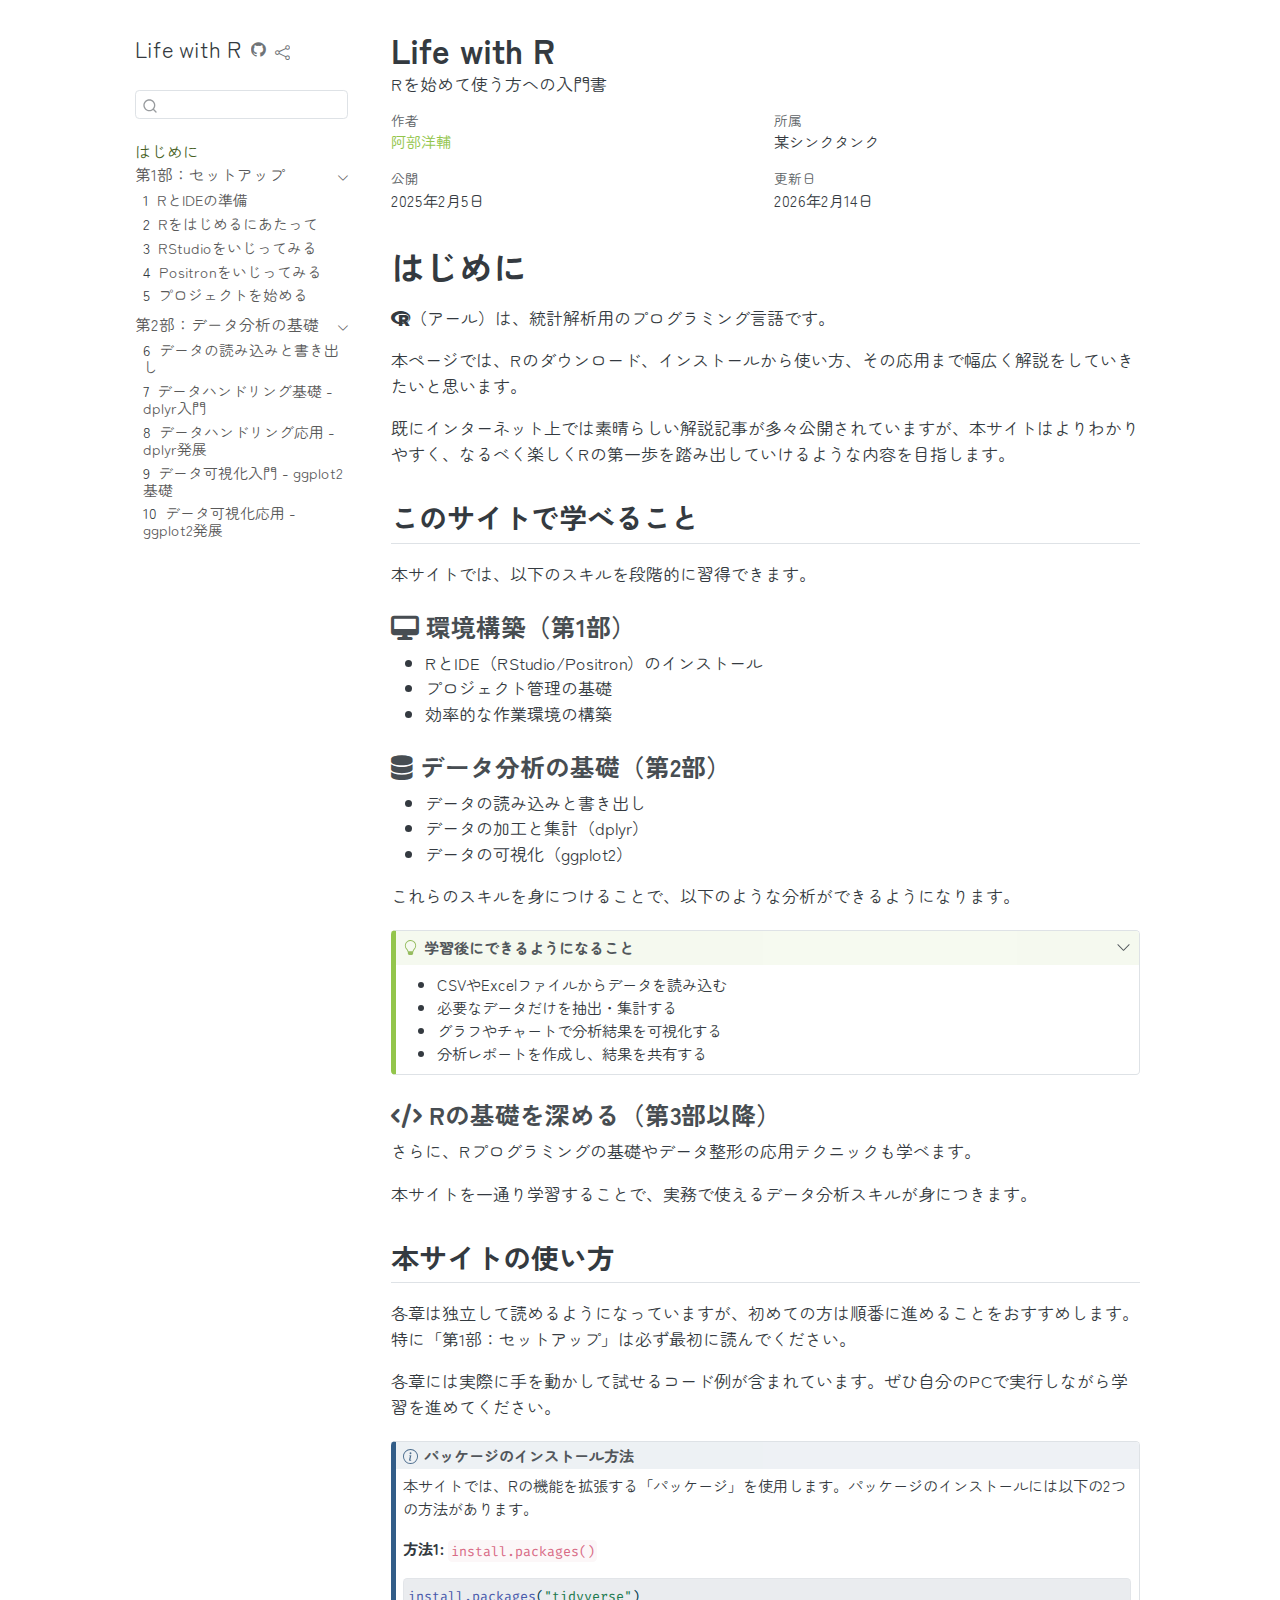
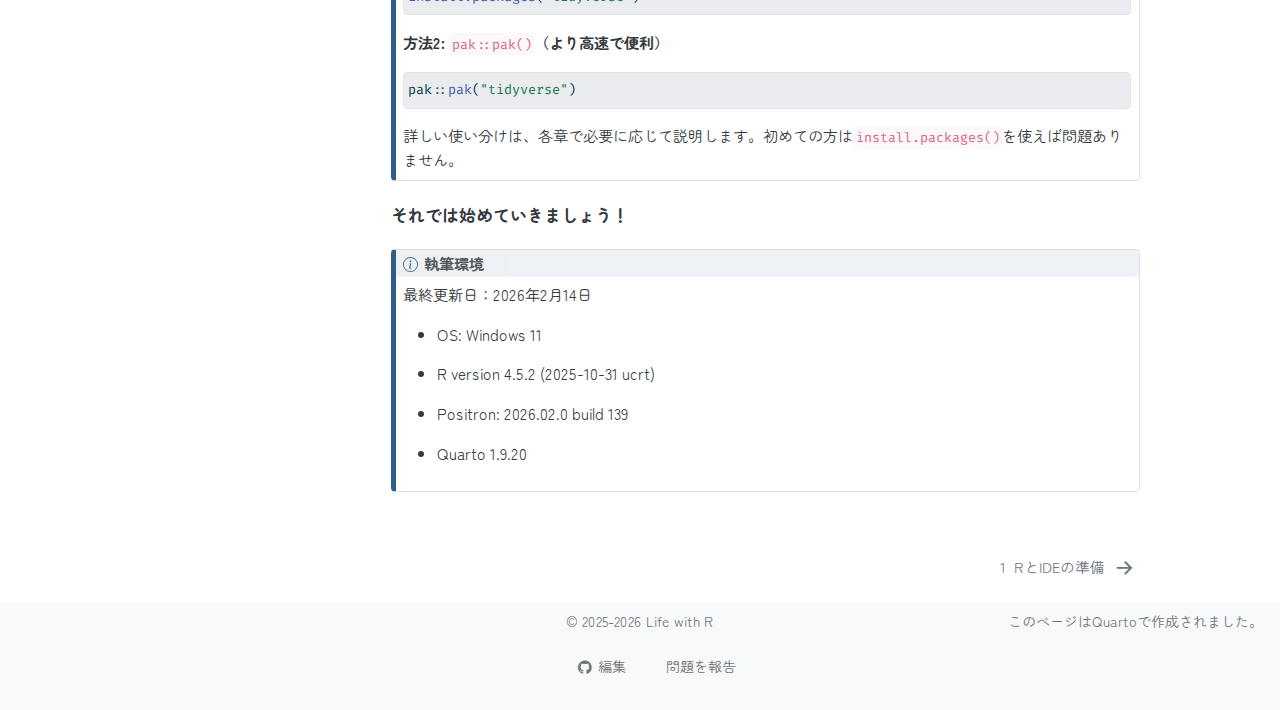
<file: index.html>
<!DOCTYPE html>
<html xmlns="http://www.w3.org/1999/xhtml" lang="en" xml:lang="en"><head>

<meta charset="utf-8">
<meta name="generator" content="quarto-1.9.20">

<meta name="viewport" content="width=device-width, initial-scale=1.0, user-scalable=yes">

<meta name="author" content="阿部洋輔">
<meta name="description" content="Rを始めて使う方への入門書">

<title>Life with R</title>
<style>
/* Default styles provided by pandoc.
** See https://pandoc.org/MANUAL.html#variables-for-html for config info.
*/
code{white-space: pre-wrap;}
span.smallcaps{font-variant: small-caps;}
div.columns{display: flex; gap: min(4vw, 1.5em);}
div.column{flex: auto; overflow-x: auto;}
div.hanging-indent{margin-left: 1.5em; text-indent: -1.5em;}
ul.task-list{list-style: none;}
ul.task-list li input[type="checkbox"] {
  width: 0.8em;
  margin: 0 0.8em 0.2em -1em; /* quarto-specific, see https://github.com/quarto-dev/quarto-cli/issues/4556 */ 
  vertical-align: middle;
}
/* CSS for syntax highlighting */
html { -webkit-text-size-adjust: 100%; }
pre > code.sourceCode { white-space: pre; position: relative; }
pre > code.sourceCode > span { display: inline-block; line-height: 1.25; }
pre > code.sourceCode > span:empty { height: 1.2em; }
.sourceCode { overflow: visible; }
code.sourceCode > span { color: inherit; text-decoration: inherit; }
div.sourceCode { margin: 1em 0; }
pre.sourceCode { margin: 0; }
@media screen {
div.sourceCode { overflow: auto; }
}
@media print {
pre > code.sourceCode { white-space: pre-wrap; }
pre > code.sourceCode > span { text-indent: -5em; padding-left: 5em; }
}
pre.numberSource code
  { counter-reset: source-line 0; }
pre.numberSource code > span
  { position: relative; left: -4em; counter-increment: source-line; }
pre.numberSource code > span > a:first-child::before
  { content: counter(source-line);
    position: relative; left: -1em; text-align: right; vertical-align: baseline;
    border: none; display: inline-block;
    -webkit-touch-callout: none; -webkit-user-select: none;
    -khtml-user-select: none; -moz-user-select: none;
    -ms-user-select: none; user-select: none;
    padding: 0 4px; width: 4em;
  }
pre.numberSource { margin-left: 3em;  padding-left: 4px; }
div.sourceCode
  {   }
@media screen {
pre > code.sourceCode > span > a:first-child::before { text-decoration: underline; }
}
</style>


<script src="site_libs/quarto-nav/quarto-nav.js"></script>
<script src="site_libs/quarto-nav/headroom.min.js"></script>
<script src="site_libs/clipboard/clipboard.min.js"></script>
<script src="site_libs/quarto-search/autocomplete.umd.js"></script>
<script src="site_libs/quarto-search/fuse.min.js"></script>
<script src="site_libs/quarto-search/quarto-search.js"></script>
<meta name="quarto:offset" content="./">
<link href="./install.html" rel="next">
<link href="./assets/icons/abe-r.png" rel="icon" type="image/png">
<script src="site_libs/quarto-html/quarto.js" type="module"></script>
<script src="site_libs/quarto-html/tabsets/tabsets.js" type="module"></script>
<script src="site_libs/quarto-html/axe/axe-check.js" type="module"></script>
<script src="site_libs/quarto-html/popper.min.js"></script>
<script src="site_libs/quarto-html/tippy.umd.min.js"></script>
<script src="site_libs/quarto-html/anchor.min.js"></script>
<link href="site_libs/quarto-html/tippy.css" rel="stylesheet">
<link href="site_libs/quarto-html/quarto-syntax-highlighting-c71942d98dfb179c90dde172f45c29e1.css" rel="stylesheet" class="quarto-color-scheme" id="quarto-text-highlighting-styles">
<link href="site_libs/quarto-html/quarto-syntax-highlighting-dark-05b73876ec8e91609299e25bc831f6fc.css" rel="stylesheet" class="quarto-color-scheme quarto-color-alternate" id="quarto-text-highlighting-styles">
<link href="site_libs/quarto-html/quarto-syntax-highlighting-c71942d98dfb179c90dde172f45c29e1.css" rel="stylesheet" class="quarto-color-scheme-extra" id="quarto-text-highlighting-styles">
<script src="site_libs/bootstrap/bootstrap.min.js"></script>
<link href="site_libs/bootstrap/bootstrap-icons.css" rel="stylesheet">
<link href="site_libs/bootstrap/bootstrap-dc299dede90942e37665944e910ff25d.min.css" rel="stylesheet" append-hash="true" class="quarto-color-scheme" id="quarto-bootstrap" data-mode="light">
<link href="site_libs/bootstrap/bootstrap-dark-dc299dede90942e37665944e910ff25d.min.css" rel="stylesheet" append-hash="true" class="quarto-color-scheme quarto-color-alternate" id="quarto-bootstrap" data-mode="light">
<link href="site_libs/bootstrap/bootstrap-dc299dede90942e37665944e910ff25d.min.css" rel="stylesheet" append-hash="true" class="quarto-color-scheme-extra" id="quarto-bootstrap" data-mode="light">
<link href="site_libs/quarto-contrib/fontawesome6-1.2.0/all.min.css" rel="stylesheet">
<link href="site_libs/quarto-contrib/fontawesome6-1.2.0/latex-fontsize.css" rel="stylesheet">
<script id="quarto-search-options" type="application/json">{
  "location": "sidebar",
  "copy-button": false,
  "collapse-after": 3,
  "panel-placement": "start",
  "type": "textbox",
  "limit": 50,
  "keyboard-shortcut": [
    "f",
    "/",
    "s"
  ],
  "show-item-context": false,
  "language": {
    "search-no-results-text": "一致なし",
    "search-matching-documents-text": "一致した文書",
    "search-copy-link-title": "検索へのリンクをコピー",
    "search-hide-matches-text": "追加の検索結果を非表示",
    "search-more-match-text": "追加の検索結果",
    "search-more-matches-text": "追加の検索結果",
    "search-clear-button-title": "消去",
    "search-text-placeholder": "",
    "search-detached-cancel-button-title": "取消",
    "search-submit-button-title": "検索",
    "search-label": "サーチ"
  }
}</script>
<script async="" src="https://www.googletagmanager.com/gtag/js?id=G-KN42DSQ0YN"></script>

<script type="text/javascript">

window.dataLayer = window.dataLayer || [];
function gtag(){dataLayer.push(arguments);}
gtag('js', new Date());
gtag('config', 'G-KN42DSQ0YN', { 'anonymize_ip': true});
</script>


</head>

<body class="nav-sidebar floating fullcontent quarto-light">

<div id="quarto-search-results"></div>
  <header id="quarto-header" class="headroom fixed-top">
  <nav class="quarto-secondary-nav">
    <div class="container-fluid d-flex">
      <button type="button" class="quarto-btn-toggle btn" data-bs-toggle="collapse" role="button" data-bs-target=".quarto-sidebar-collapse-item" aria-controls="quarto-sidebar" aria-expanded="false" aria-label="サイドバーを切り替える" onclick="if (window.quartoToggleHeadroom) { window.quartoToggleHeadroom(); }">
        <i class="bi bi-layout-text-sidebar-reverse"></i>
      </button>
        <nav class="quarto-page-breadcrumbs" aria-label="breadcrumb"><ol class="breadcrumb"><li class="breadcrumb-item"><a href="./index.html">はじめに</a></li></ol></nav>
        <a class="flex-grow-1" role="navigation" data-bs-toggle="collapse" data-bs-target=".quarto-sidebar-collapse-item" aria-controls="quarto-sidebar" aria-expanded="false" aria-label="サイドバーを切り替える" onclick="if (window.quartoToggleHeadroom) { window.quartoToggleHeadroom(); }">      
        </a>
      <button type="button" class="btn quarto-search-button" aria-label="サーチ" onclick="window.quartoOpenSearch();">
        <i class="bi bi-search"></i>
      </button>
    </div>
  </nav>
</header>
<!-- content -->
<div id="quarto-content" class="quarto-container page-columns page-rows-contents page-layout-article">
<!-- sidebar -->
  <nav id="quarto-sidebar" class="sidebar collapse collapse-horizontal quarto-sidebar-collapse-item sidebar-navigation floating overflow-auto">
    <div class="pt-lg-2 mt-2 text-left sidebar-header">
    <div class="sidebar-title mb-0 py-0">
      <a href="./">Life with R</a> 
        <div class="sidebar-tools-main">
    <a href="https://github.com/yo5uke/life-with-r" title="ソースコード" class="quarto-navigation-tool px-1" aria-label="ソースコード"><i class="bi bi-github"></i></a>
    <div class="dropdown">
      <a href="" title="Share" id="quarto-navigation-tool-dropdown-0" class="quarto-navigation-tool dropdown-toggle px-1" data-bs-toggle="dropdown" aria-expanded="false" role="link" aria-label="Share"><i class="bi bi-share"></i></a>
      <ul class="dropdown-menu" aria-labelledby="quarto-navigation-tool-dropdown-0">
          <li>
            <a class="dropdown-item sidebar-tools-main-item" href="https://twitter.com/intent/tweet?url=|url|">
              <i class="bi bi-twitter pe-1"></i>
            Twitter
            </a>
          </li>
          <li>
            <a class="dropdown-item sidebar-tools-main-item" href="https://www.facebook.com/sharer/sharer.php?u=|url|">
              <i class="bi bi-facebook pe-1"></i>
            Facebook
            </a>
          </li>
          <li>
            <a class="dropdown-item sidebar-tools-main-item" href="https://www.linkedin.com/sharing/share-offsite/?url=|url|">
              <i class="bi bi-linkedin pe-1"></i>
            LinkedIn
            </a>
          </li>
      </ul>
    </div>
</div>
    </div>
      </div>
        <div class="mt-2 flex-shrink-0 align-items-center">
        <div class="sidebar-search">
        <div id="quarto-search" class="" title="サーチ"></div>
        </div>
        </div>
    <div class="sidebar-menu-container"> 
    <ul class="list-unstyled mt-1">
        <li class="sidebar-item">
  <div class="sidebar-item-container"> 
  <a href="./index.html" class="sidebar-item-text sidebar-link active">
 <span class="menu-text">はじめに</span></a>
  </div>
</li>
        <li class="sidebar-item sidebar-item-section">
      <div class="sidebar-item-container"> 
            <a class="sidebar-item-text sidebar-link text-start" data-bs-toggle="collapse" data-bs-target="#quarto-sidebar-section-1" role="navigation" aria-expanded="true">
 <span class="menu-text">第1部：セットアップ</span></a>
          <a class="sidebar-item-toggle text-start" data-bs-toggle="collapse" data-bs-target="#quarto-sidebar-section-1" role="navigation" aria-expanded="true" aria-label="セクションを切り替え">
            <i class="bi bi-chevron-right ms-2"></i>
          </a> 
      </div>
      <ul id="quarto-sidebar-section-1" class="collapse list-unstyled sidebar-section depth1 show">  
          <li class="sidebar-item">
  <div class="sidebar-item-container"> 
  <a href="./install.html" class="sidebar-item-text sidebar-link">
 <span class="menu-text"><span class="chapter-number">1</span>&nbsp; <span class="chapter-title">RとIDEの準備</span></span></a>
  </div>
</li>
          <li class="sidebar-item">
  <div class="sidebar-item-container"> 
  <a href="./common.html" class="sidebar-item-text sidebar-link">
 <span class="menu-text"><span class="chapter-number">2</span>&nbsp; <span class="chapter-title">Rをはじめるにあたって</span></span></a>
  </div>
</li>
          <li class="sidebar-item">
  <div class="sidebar-item-container"> 
  <a href="./try_rstudio.html" class="sidebar-item-text sidebar-link">
 <span class="menu-text"><span class="chapter-number">3</span>&nbsp; <span class="chapter-title">RStudioをいじってみる</span></span></a>
  </div>
</li>
          <li class="sidebar-item">
  <div class="sidebar-item-container"> 
  <a href="./try_positron.html" class="sidebar-item-text sidebar-link">
 <span class="menu-text"><span class="chapter-number">4</span>&nbsp; <span class="chapter-title">Positronをいじってみる</span></span></a>
  </div>
</li>
          <li class="sidebar-item">
  <div class="sidebar-item-container"> 
  <a href="./start_project.html" class="sidebar-item-text sidebar-link">
 <span class="menu-text"><span class="chapter-number">5</span>&nbsp; <span class="chapter-title">プロジェクトを始める</span></span></a>
  </div>
</li>
      </ul>
  </li>
        <li class="sidebar-item sidebar-item-section">
      <div class="sidebar-item-container"> 
            <a class="sidebar-item-text sidebar-link text-start" data-bs-toggle="collapse" data-bs-target="#quarto-sidebar-section-2" role="navigation" aria-expanded="true">
 <span class="menu-text">第2部：データ分析の基礎</span></a>
          <a class="sidebar-item-toggle text-start" data-bs-toggle="collapse" data-bs-target="#quarto-sidebar-section-2" role="navigation" aria-expanded="true" aria-label="セクションを切り替え">
            <i class="bi bi-chevron-right ms-2"></i>
          </a> 
      </div>
      <ul id="quarto-sidebar-section-2" class="collapse list-unstyled sidebar-section depth1 show">  
          <li class="sidebar-item">
  <div class="sidebar-item-container"> 
  <a href="./data_io.html" class="sidebar-item-text sidebar-link">
 <span class="menu-text"><span class="chapter-number">6</span>&nbsp; <span class="chapter-title">データの読み込みと書き出し</span></span></a>
  </div>
</li>
          <li class="sidebar-item">
  <div class="sidebar-item-container"> 
  <a href="./data_wrangling_basic.html" class="sidebar-item-text sidebar-link">
 <span class="menu-text"><span class="chapter-number">7</span>&nbsp; <span class="chapter-title">データハンドリング基礎 - dplyr入門</span></span></a>
  </div>
</li>
          <li class="sidebar-item">
  <div class="sidebar-item-container"> 
  <a href="./data_wrangling_advanced.html" class="sidebar-item-text sidebar-link">
 <span class="menu-text"><span class="chapter-number">8</span>&nbsp; <span class="chapter-title">データハンドリング応用 - dplyr発展</span></span></a>
  </div>
</li>
          <li class="sidebar-item">
  <div class="sidebar-item-container"> 
  <a href="./visualization_basic.html" class="sidebar-item-text sidebar-link">
 <span class="menu-text"><span class="chapter-number">9</span>&nbsp; <span class="chapter-title">データ可視化入門 - ggplot2基礎</span></span></a>
  </div>
</li>
          <li class="sidebar-item">
  <div class="sidebar-item-container"> 
  <a href="./visualization_advanced.html" class="sidebar-item-text sidebar-link">
 <span class="menu-text"><span class="chapter-number">10</span>&nbsp; <span class="chapter-title">データ可視化応用 - ggplot2発展</span></span></a>
  </div>
</li>
      </ul>
  </li>
    </ul>
    </div>
</nav>
<div id="quarto-sidebar-glass" class="quarto-sidebar-collapse-item" data-bs-toggle="collapse" data-bs-target=".quarto-sidebar-collapse-item"></div>
<!-- margin-sidebar -->
    
<!-- main -->
<main class="content" id="quarto-document-content">

<header id="title-block-header" class="quarto-title-block default">
<div class="quarto-title">
<h1 class="title">Life with R</h1>
</div>

<div>
  <div class="description">
    Rを始めて使う方への入門書
  </div>
</div>

<div class="quarto-title-meta-author">
  <div class="quarto-title-meta-heading">作者</div>
  <div class="quarto-title-meta-heading">所属</div>
  
    <div class="quarto-title-meta-contents">
    <p class="author"><a href="https://yo5uke.com/">阿部洋輔</a> </p>
  </div>
  <div class="quarto-title-meta-contents">
        <p class="affiliation">
            某シンクタンク
          </p>
      </div>
  </div>

<div class="quarto-title-meta">

      
    <div>
    <div class="quarto-title-meta-heading">公開</div>
    <div class="quarto-title-meta-contents">
      <p class="date">2025年2月5日</p>
    </div>
  </div>
  
    <div>
    <div class="quarto-title-meta-heading">更新日</div>
    <div class="quarto-title-meta-contents">
      <p class="date-modified">2026年2月14日</p>
    </div>
  </div>
    
  </div>
  


</header>


<section id="はじめに" class="level1 unnumbered">
<h1 class="unnumbered">はじめに</h1>
<p><i class="fa-brands fa-r-project" aria-label="r-project"></i>（アール）は、統計解析用のプログラミング言語です。</p>
<p>本ページでは、Rのダウンロード、インストールから使い方、その応用まで幅広く解説をしていきたいと思います。</p>
<p>既にインターネット上では素晴らしい解説記事が多々公開されていますが、本サイトはよりわかりやすく、なるべく楽しくRの第一歩を踏み出していけるような内容を目指します。</p>
<section id="このサイトで学べること" class="level2">
<h2 class="anchored" data-anchor-id="このサイトで学べること">このサイトで学べること</h2>
<p>本サイトでは、以下のスキルを段階的に習得できます。</p>
<section id="b58fc729-690b-4000-b19f-365a4093b2ff7b7b3c206661206465736b746f70203e7d7d-環境構築第1部" class="level3">
<h3 class="anchored" data-anchor-id="b58fc729-690b-4000-b19f-365a4093b2ff7b7b3c206661206465736b746f70203e7d7d-環境構築第1部"><i class="fa-solid fa-desktop" aria-label="desktop"></i> 環境構築（第1部）</h3>
<ul>
<li>RとIDE（RStudio/Positron）のインストール</li>
<li>プロジェクト管理の基礎</li>
<li>効率的な作業環境の構築</li>
</ul>
</section>
<section id="b58fc729-690b-4000-b19f-365a4093b2ff7b7b3c206661206461746162617365203e7d7d-データ分析の基礎第2部" class="level3">
<h3 class="anchored" data-anchor-id="b58fc729-690b-4000-b19f-365a4093b2ff7b7b3c206661206461746162617365203e7d7d-データ分析の基礎第2部"><i class="fa-solid fa-database" aria-label="database"></i> データ分析の基礎（第2部）</h3>
<ul>
<li>データの読み込みと書き出し</li>
<li>データの加工と集計（dplyr）</li>
<li>データの可視化（ggplot2）</li>
</ul>
<p>これらのスキルを身につけることで、以下のような分析ができるようになります。</p>
<div class="callout callout-style-default callout-tip callout-titled">
<div class="callout-header d-flex align-content-center" data-bs-toggle="collapse" data-bs-target=".callout-1-contents" aria-controls="callout-1" aria-expanded="true" aria-label="Toggle callout">
<div class="callout-icon-container">
<i class="callout-icon"></i>
</div>
<div class="callout-title-container flex-fill">
<span class="screen-reader-only">ヒント</span>学習後にできるようになること
</div>
<div class="callout-btn-toggle d-inline-block border-0 py-1 ps-1 pe-0 float-end"><i class="callout-toggle"></i></div>
</div>
<div id="callout-1" class="callout-1-contents callout-collapse collapse show">
<div class="callout-body-container callout-body">
<ul>
<li>CSVやExcelファイルからデータを読み込む</li>
<li>必要なデータだけを抽出・集計する</li>
<li>グラフやチャートで分析結果を可視化する</li>
<li>分析レポートを作成し、結果を共有する</li>
</ul>
</div>
</div>
</div>
</section>
<section id="b58fc729-690b-4000-b19f-365a4093b2ff7b7b3c20666120636f6465203e7d7d-rの基礎を深める第3部以降" class="level3">
<h3 class="anchored" data-anchor-id="b58fc729-690b-4000-b19f-365a4093b2ff7b7b3c20666120636f6465203e7d7d-rの基礎を深める第3部以降"><i class="fa-solid fa-code" aria-label="code"></i> Rの基礎を深める（第3部以降）</h3>
<p>さらに、Rプログラミングの基礎やデータ整形の応用テクニックも学べます。</p>
<p>本サイトを一通り学習することで、実務で使えるデータ分析スキルが身につきます。</p>
</section>
</section>
<section id="本サイトの使い方" class="level2">
<h2 class="anchored" data-anchor-id="本サイトの使い方">本サイトの使い方</h2>
<p>各章は独立して読めるようになっていますが、初めての方は順番に進めることをおすすめします。特に「第1部：セットアップ」は必ず最初に読んでください。</p>
<p>各章には実際に手を動かして試せるコード例が含まれています。ぜひ自分のPCで実行しながら学習を進めてください。</p>
<div class="callout callout-style-default callout-note callout-titled">
<div class="callout-header d-flex align-content-center">
<div class="callout-icon-container">
<i class="callout-icon"></i>
</div>
<div class="callout-title-container flex-fill">
<span class="screen-reader-only">ノート</span>パッケージのインストール方法
</div>
</div>
<div class="callout-body-container callout-body">
<p>本サイトでは、Rの機能を拡張する「パッケージ」を使用します。パッケージのインストールには以下の2つの方法があります。</p>
<p><strong>方法1: <code>install.packages()</code></strong></p>
<div class="code-copy-outer-scaffold"><div class="sourceCode" id="cb1"><pre class="sourceCode r code-with-copy"><code class="sourceCode r"><span id="cb1-1"><a href="#cb1-1" aria-hidden="true" tabindex="-1"></a><span class="fu">install.packages</span>(<span class="st">"tidyverse"</span>)</span></code></pre></div><button title="コピー" class="code-copy-button"><i class="bi"></i></button></div>
<p><strong>方法2: <code>pak::pak()</code>（より高速で便利）</strong></p>
<div class="code-copy-outer-scaffold"><div class="sourceCode" id="cb2"><pre class="sourceCode r code-with-copy"><code class="sourceCode r"><span id="cb2-1"><a href="#cb2-1" aria-hidden="true" tabindex="-1"></a>pak<span class="sc">::</span><span class="fu">pak</span>(<span class="st">"tidyverse"</span>)</span></code></pre></div><button title="コピー" class="code-copy-button"><i class="bi"></i></button></div>
<p>詳しい使い分けは、各章で必要に応じて説明します。初めての方は<code>install.packages()</code>を使えば問題ありません。</p>
</div>
</div>
<p><strong>それでは始めていきましょう！</strong></p>
<div class="callout callout-style-default callout-note callout-titled">
<div class="callout-header d-flex align-content-center">
<div class="callout-icon-container">
<i class="callout-icon"></i>
</div>
<div class="callout-title-container flex-fill">
<span class="screen-reader-only">ノート</span>執筆環境
</div>
</div>
<div class="callout-body-container callout-body">
<p>最終更新日：2026年2月14日</p>
<ul>
<li><p>OS: Windows 11</p></li>
<li><p>R version 4.5.2 (2025-10-31 ucrt)</p></li>
<li><p>Positron: 2026.02.0 build 139</p></li>
<li><p>Quarto 1.9.20</p></li>
</ul>
</div>
</div>


</section>
</section>

</main> <!-- /main -->
<script id="quarto-html-after-body" type="application/javascript">
  window.document.addEventListener("DOMContentLoaded", function (event) {
    const icon = "";
    const anchorJS = new window.AnchorJS();
    anchorJS.options = {
      placement: 'right',
      icon: icon
    };
    anchorJS.add('.anchored');
    const isCodeAnnotation = (el) => {
      for (const clz of el.classList) {
        if (clz.startsWith('code-annotation-')) {                     
          return true;
        }
      }
      return false;
    }
    const onCopySuccess = function(e) {
      // button target
      const button = e.trigger;
      // don't keep focus
      button.blur();
      // flash "checked"
      button.classList.add('code-copy-button-checked');
      var currentTitle = button.getAttribute("title");
      button.setAttribute("title", "コピーしました");
      let tooltip;
      if (window.bootstrap) {
        button.setAttribute("data-bs-toggle", "tooltip");
        button.setAttribute("data-bs-placement", "left");
        button.setAttribute("data-bs-title", "コピーしました");
        tooltip = new bootstrap.Tooltip(button, 
          { trigger: "manual", 
            customClass: "code-copy-button-tooltip",
            offset: [0, -8]});
        tooltip.show();    
      }
      setTimeout(function() {
        if (tooltip) {
          tooltip.hide();
          button.removeAttribute("data-bs-title");
          button.removeAttribute("data-bs-toggle");
          button.removeAttribute("data-bs-placement");
        }
        button.setAttribute("title", currentTitle);
        button.classList.remove('code-copy-button-checked');
      }, 1000);
      // clear code selection
      e.clearSelection();
    }
    const getTextToCopy = function(trigger) {
      const outerScaffold = trigger.parentElement.cloneNode(true);
      const codeEl = outerScaffold.querySelector('code');
      for (const childEl of codeEl.children) {
        if (isCodeAnnotation(childEl)) {
          childEl.remove();
        }
      }
      return codeEl.innerText;
    }
    const clipboard = new window.ClipboardJS('.code-copy-button:not([data-in-quarto-modal])', {
      text: getTextToCopy
    });
    clipboard.on('success', onCopySuccess);
    if (window.document.getElementById('quarto-embedded-source-code-modal')) {
      const clipboardModal = new window.ClipboardJS('.code-copy-button[data-in-quarto-modal]', {
        text: getTextToCopy,
        container: window.document.getElementById('quarto-embedded-source-code-modal')
      });
      clipboardModal.on('success', onCopySuccess);
    }
      var localhostRegex = new RegExp(/^(?:http|https):\/\/localhost\:?[0-9]*\//);
      var mailtoRegex = new RegExp(/^mailto:/);
        var filterRegex = new RegExp("https:\/\/yo5uke\.com\/life-with-r");
      var isInternal = (href) => {
          return filterRegex.test(href) || localhostRegex.test(href) || mailtoRegex.test(href);
      }
      // Inspect non-navigation links and adorn them if external
     var links = window.document.querySelectorAll('a[href]:not(.nav-link):not(.navbar-brand):not(.toc-action):not(.sidebar-link):not(.sidebar-item-toggle):not(.pagination-link):not(.no-external):not([aria-hidden]):not(.dropdown-item):not(.quarto-navigation-tool):not(.about-link)');
      for (var i=0; i<links.length; i++) {
        const link = links[i];
        if (!isInternal(link.href)) {
          // undo the damage that might have been done by quarto-nav.js in the case of
          // links that we want to consider external
          if (link.dataset.originalHref !== undefined) {
            link.href = link.dataset.originalHref;
          }
            // target, if specified
            link.setAttribute("target", "_blank");
            if (link.getAttribute("rel") === null) {
              link.setAttribute("rel", "noopener");
            }
        }
      }
    function tippyHover(el, contentFn, onTriggerFn, onUntriggerFn) {
      const config = {
        allowHTML: true,
        maxWidth: 500,
        delay: 100,
        arrow: false,
        appendTo: function(el) {
            return el.parentElement;
        },
        interactive: true,
        interactiveBorder: 10,
        theme: 'quarto',
        placement: 'bottom-start',
      };
      if (contentFn) {
        config.content = contentFn;
      }
      if (onTriggerFn) {
        config.onTrigger = onTriggerFn;
      }
      if (onUntriggerFn) {
        config.onUntrigger = onUntriggerFn;
      }
      window.tippy(el, config); 
    }
    const noterefs = window.document.querySelectorAll('a[role="doc-noteref"]');
    for (var i=0; i<noterefs.length; i++) {
      const ref = noterefs[i];
      tippyHover(ref, function() {
        // use id or data attribute instead here
        let href = ref.getAttribute('data-footnote-href') || ref.getAttribute('href');
        try { href = new URL(href).hash; } catch {}
        const id = href.replace(/^#\/?/, "");
        const note = window.document.getElementById(id);
        if (note) {
          return note.innerHTML;
        } else {
          return "";
        }
      });
    }
    const xrefs = window.document.querySelectorAll('a.quarto-xref');
    const processXRef = (id, note) => {
      // Strip column container classes
      const stripColumnClz = (el) => {
        el.classList.remove("page-full", "page-columns");
        if (el.children) {
          for (const child of el.children) {
            stripColumnClz(child);
          }
        }
      }
      stripColumnClz(note)
      if (id === null || id.startsWith('sec-')) {
        // Special case sections, only their first couple elements
        const container = document.createElement("div");
        if (note.children && note.children.length > 2) {
          container.appendChild(note.children[0].cloneNode(true));
          for (let i = 1; i < note.children.length; i++) {
            const child = note.children[i];
            if (child.tagName === "P" && child.innerText === "") {
              continue;
            } else {
              container.appendChild(child.cloneNode(true));
              break;
            }
          }
          if (window.Quarto?.typesetMath) {
            window.Quarto.typesetMath(container);
          }
          return container.innerHTML
        } else {
          if (window.Quarto?.typesetMath) {
            window.Quarto.typesetMath(note);
          }
          return note.innerHTML;
        }
      } else {
        // Remove any anchor links if they are present
        const anchorLink = note.querySelector('a.anchorjs-link');
        if (anchorLink) {
          anchorLink.remove();
        }
        if (window.Quarto?.typesetMath) {
          window.Quarto.typesetMath(note);
        }
        if (note.classList.contains("callout")) {
          return note.outerHTML;
        } else {
          return note.innerHTML;
        }
      }
    }
    for (var i=0; i<xrefs.length; i++) {
      const xref = xrefs[i];
      tippyHover(xref, undefined, function(instance) {
        instance.disable();
        let url = xref.getAttribute('href');
        let hash = undefined; 
        if (url.startsWith('#')) {
          hash = url;
        } else {
          try { hash = new URL(url).hash; } catch {}
        }
        if (hash) {
          const id = hash.replace(/^#\/?/, "");
          const note = window.document.getElementById(id);
          if (note !== null) {
            try {
              const html = processXRef(id, note.cloneNode(true));
              instance.setContent(html);
            } finally {
              instance.enable();
              instance.show();
            }
          } else {
            // See if we can fetch this
            fetch(url.split('#')[0])
            .then(res => res.text())
            .then(html => {
              const parser = new DOMParser();
              const htmlDoc = parser.parseFromString(html, "text/html");
              const note = htmlDoc.getElementById(id);
              if (note !== null) {
                const html = processXRef(id, note);
                instance.setContent(html);
              } 
            }).finally(() => {
              instance.enable();
              instance.show();
            });
          }
        } else {
          // See if we can fetch a full url (with no hash to target)
          // This is a special case and we should probably do some content thinning / targeting
          fetch(url)
          .then(res => res.text())
          .then(html => {
            const parser = new DOMParser();
            const htmlDoc = parser.parseFromString(html, "text/html");
            const note = htmlDoc.querySelector('main.content');
            if (note !== null) {
              // This should only happen for chapter cross references
              // (since there is no id in the URL)
              // remove the first header
              if (note.children.length > 0 && note.children[0].tagName === "HEADER") {
                note.children[0].remove();
              }
              const html = processXRef(null, note);
              instance.setContent(html);
            } 
          }).finally(() => {
            instance.enable();
            instance.show();
          });
        }
      }, function(instance) {
      });
    }
        let selectedAnnoteEl;
        const selectorForAnnotation = ( cell, annotation) => {
          let cellAttr = 'data-code-cell="' + cell + '"';
          let lineAttr = 'data-code-annotation="' +  annotation + '"';
          const selector = 'span[' + cellAttr + '][' + lineAttr + ']';
          return selector;
        }
        const selectCodeLines = (annoteEl) => {
          const doc = window.document;
          const targetCell = annoteEl.getAttribute("data-target-cell");
          const targetAnnotation = annoteEl.getAttribute("data-target-annotation");
          const annoteSpan = window.document.querySelector(selectorForAnnotation(targetCell, targetAnnotation));
          const lines = annoteSpan.getAttribute("data-code-lines").split(",");
          const lineIds = lines.map((line) => {
            return targetCell + "-" + line;
          })
          let top = null;
          let height = null;
          let parent = null;
          if (lineIds.length > 0) {
              //compute the position of the single el (top and bottom and make a div)
              const el = window.document.getElementById(lineIds[0]);
              top = el.offsetTop;
              height = el.offsetHeight;
              parent = el.parentElement.parentElement;
            if (lineIds.length > 1) {
              const lastEl = window.document.getElementById(lineIds[lineIds.length - 1]);
              const bottom = lastEl.offsetTop + lastEl.offsetHeight;
              height = bottom - top;
            }
            if (top !== null && height !== null && parent !== null) {
              // cook up a div (if necessary) and position it 
              let div = window.document.getElementById("code-annotation-line-highlight");
              if (div === null) {
                div = window.document.createElement("div");
                div.setAttribute("id", "code-annotation-line-highlight");
                div.style.position = 'absolute';
                parent.appendChild(div);
              }
              div.style.top = top - 2 + "px";
              div.style.height = height + 4 + "px";
              div.style.left = 0;
              let gutterDiv = window.document.getElementById("code-annotation-line-highlight-gutter");
              if (gutterDiv === null) {
                gutterDiv = window.document.createElement("div");
                gutterDiv.setAttribute("id", "code-annotation-line-highlight-gutter");
                gutterDiv.style.position = 'absolute';
                const codeCell = window.document.getElementById(targetCell);
                const gutter = codeCell.querySelector('.code-annotation-gutter');
                gutter.appendChild(gutterDiv);
              }
              gutterDiv.style.top = top - 2 + "px";
              gutterDiv.style.height = height + 4 + "px";
            }
            selectedAnnoteEl = annoteEl;
          }
        };
        const unselectCodeLines = () => {
          const elementsIds = ["code-annotation-line-highlight", "code-annotation-line-highlight-gutter"];
          elementsIds.forEach((elId) => {
            const div = window.document.getElementById(elId);
            if (div) {
              div.remove();
            }
          });
          selectedAnnoteEl = undefined;
        };
          // Handle positioning of the toggle
      window.addEventListener(
        "resize",
        throttle(() => {
          elRect = undefined;
          if (selectedAnnoteEl) {
            selectCodeLines(selectedAnnoteEl);
          }
        }, 10)
      );
      function throttle(fn, ms) {
      let throttle = false;
      let timer;
        return (...args) => {
          if(!throttle) { // first call gets through
              fn.apply(this, args);
              throttle = true;
          } else { // all the others get throttled
              if(timer) clearTimeout(timer); // cancel #2
              timer = setTimeout(() => {
                fn.apply(this, args);
                timer = throttle = false;
              }, ms);
          }
        };
      }
        // Attach click handler to the DT
        const annoteDls = window.document.querySelectorAll('dt[data-target-cell]');
        for (const annoteDlNode of annoteDls) {
          annoteDlNode.addEventListener('click', (event) => {
            const clickedEl = event.target;
            if (clickedEl !== selectedAnnoteEl) {
              unselectCodeLines();
              const activeEl = window.document.querySelector('dt[data-target-cell].code-annotation-active');
              if (activeEl) {
                activeEl.classList.remove('code-annotation-active');
              }
              selectCodeLines(clickedEl);
              clickedEl.classList.add('code-annotation-active');
            } else {
              // Unselect the line
              unselectCodeLines();
              clickedEl.classList.remove('code-annotation-active');
            }
          });
        }
    const findCites = (el) => {
      const parentEl = el.parentElement;
      if (parentEl) {
        const cites = parentEl.dataset.cites;
        if (cites) {
          return {
            el,
            cites: cites.split(' ')
          };
        } else {
          return findCites(el.parentElement)
        }
      } else {
        return undefined;
      }
    };
    var bibliorefs = window.document.querySelectorAll('a[role="doc-biblioref"]');
    for (var i=0; i<bibliorefs.length; i++) {
      const ref = bibliorefs[i];
      const citeInfo = findCites(ref);
      if (citeInfo) {
        tippyHover(citeInfo.el, function() {
          var popup = window.document.createElement('div');
          citeInfo.cites.forEach(function(cite) {
            var citeDiv = window.document.createElement('div');
            citeDiv.classList.add('hanging-indent');
            citeDiv.classList.add('csl-entry');
            var biblioDiv = window.document.getElementById('ref-' + cite);
            if (biblioDiv) {
              citeDiv.innerHTML = biblioDiv.innerHTML;
            }
            popup.appendChild(citeDiv);
          });
          return popup.innerHTML;
        });
      }
    }
  });
  </script>
<nav class="page-navigation">
  <div class="nav-page nav-page-previous">
  </div>
  <div class="nav-page nav-page-next">
      <a href="./install.html" class="pagination-link" aria-label="RとIDEの準備">
        <span class="nav-page-text"><span class="chapter-number">1</span>&nbsp; <span class="chapter-title">RとIDEの準備</span></span> <i class="bi bi-arrow-right-short"></i>
      </a>
  </div>
</nav>
</div> <!-- /content -->
<footer class="footer">
  <div class="nav-footer">
    <div class="nav-footer-left">
      &nbsp;
    </div>   
    <div class="nav-footer-center">
<p>© 2025-2026 Life with R</p>
<div class="toc-actions"><ul><li><a href="https://github.com/yo5uke/life-with-r/edit/main/index.qmd" class="toc-action"><i class="bi bi-github"></i>編集</a></li><li><a href="https://github.com/yo5uke/life-with-r/issues" class="toc-action"><i class="bi empty"></i>問題を報告</a></li></ul></div></div>
    <div class="nav-footer-right">
<p>このページは<a href="https://quarto.org">Quarto</a>で作成されました。</p>
</div>
  </div>
</footer>




</body></html>
</file>
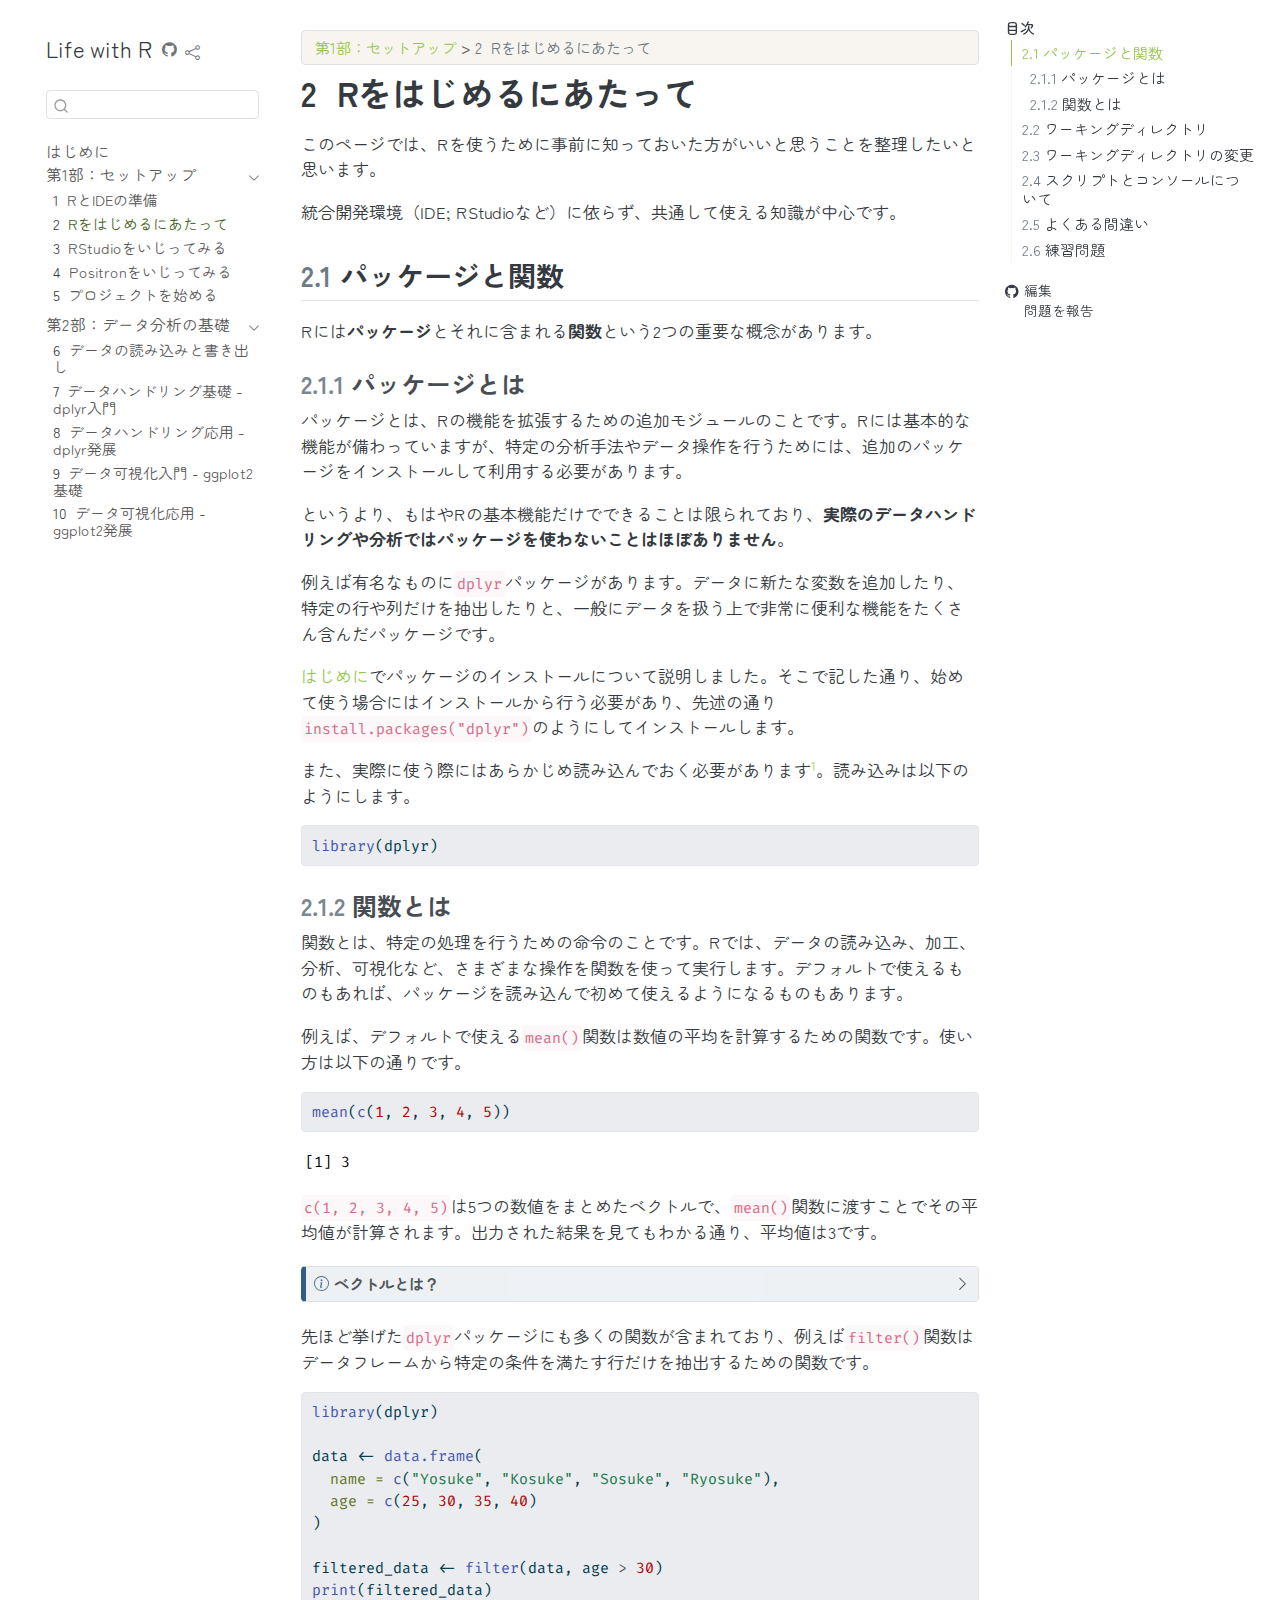
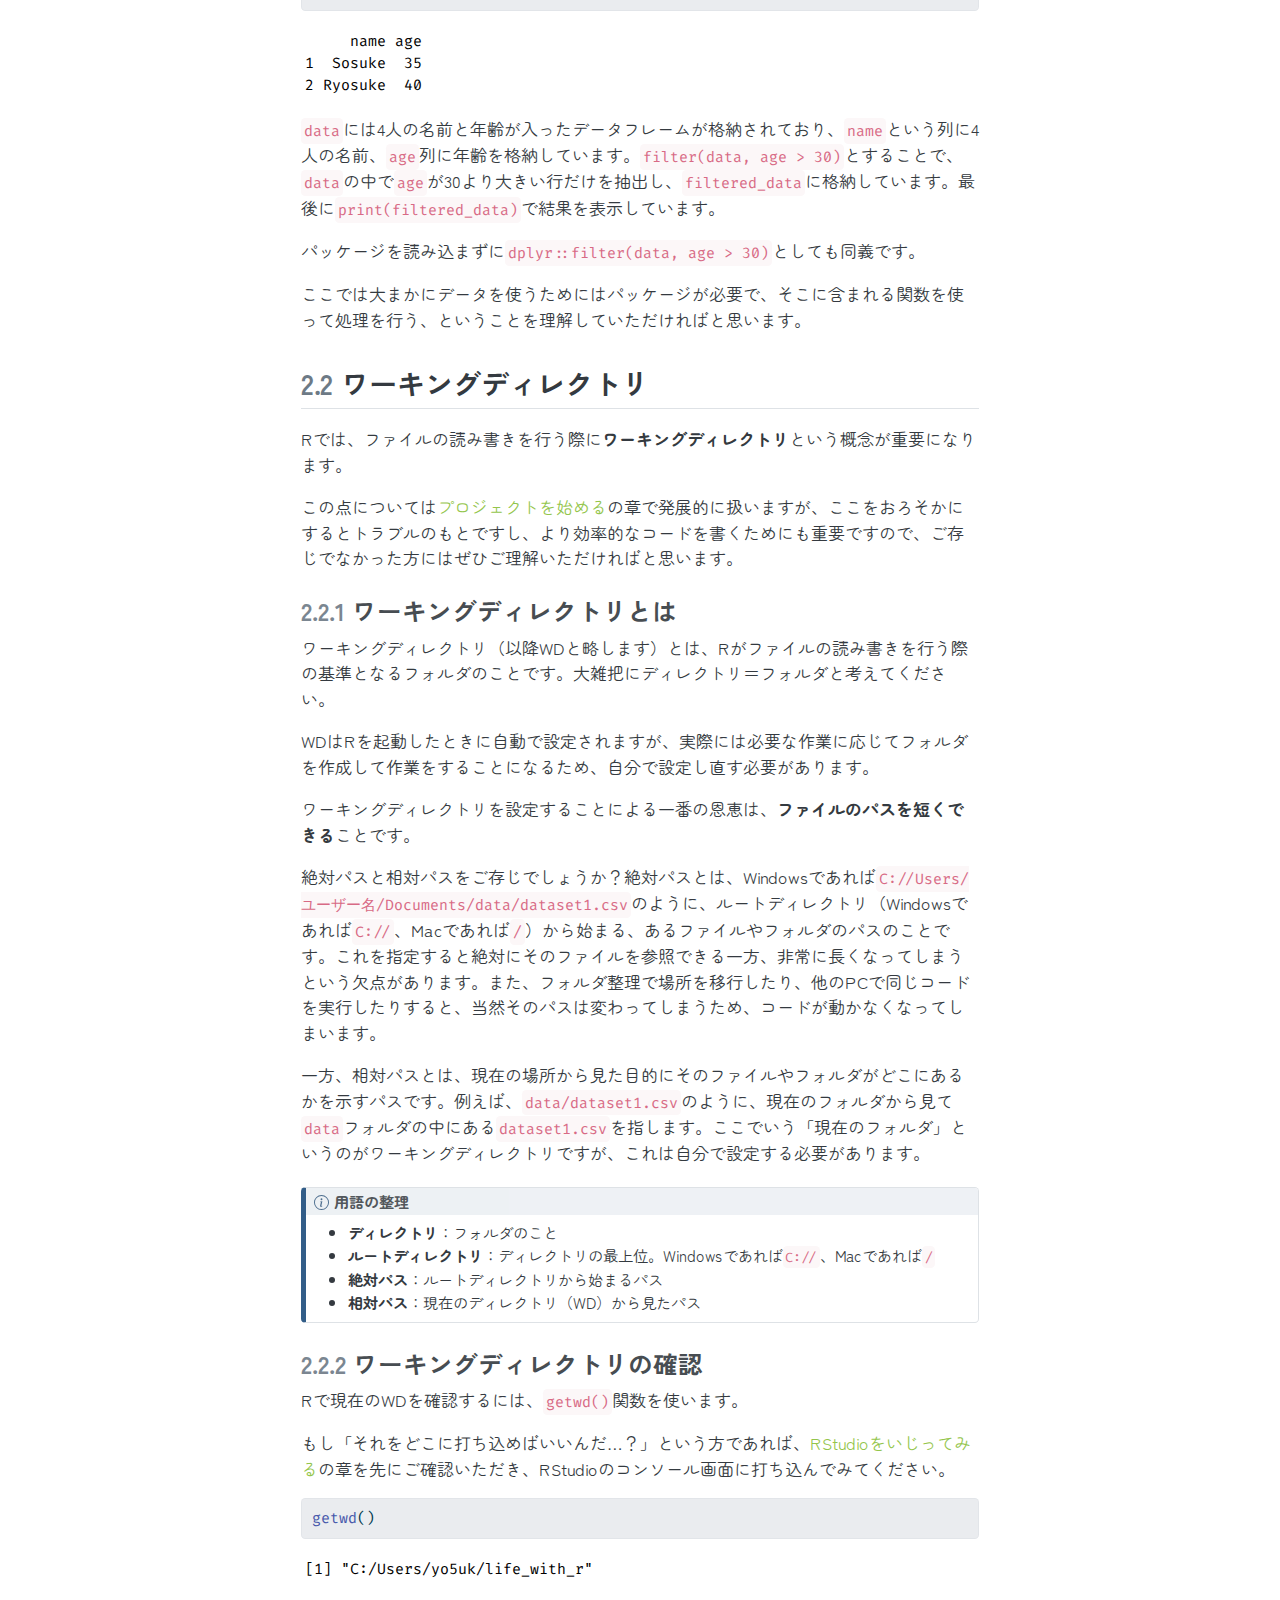
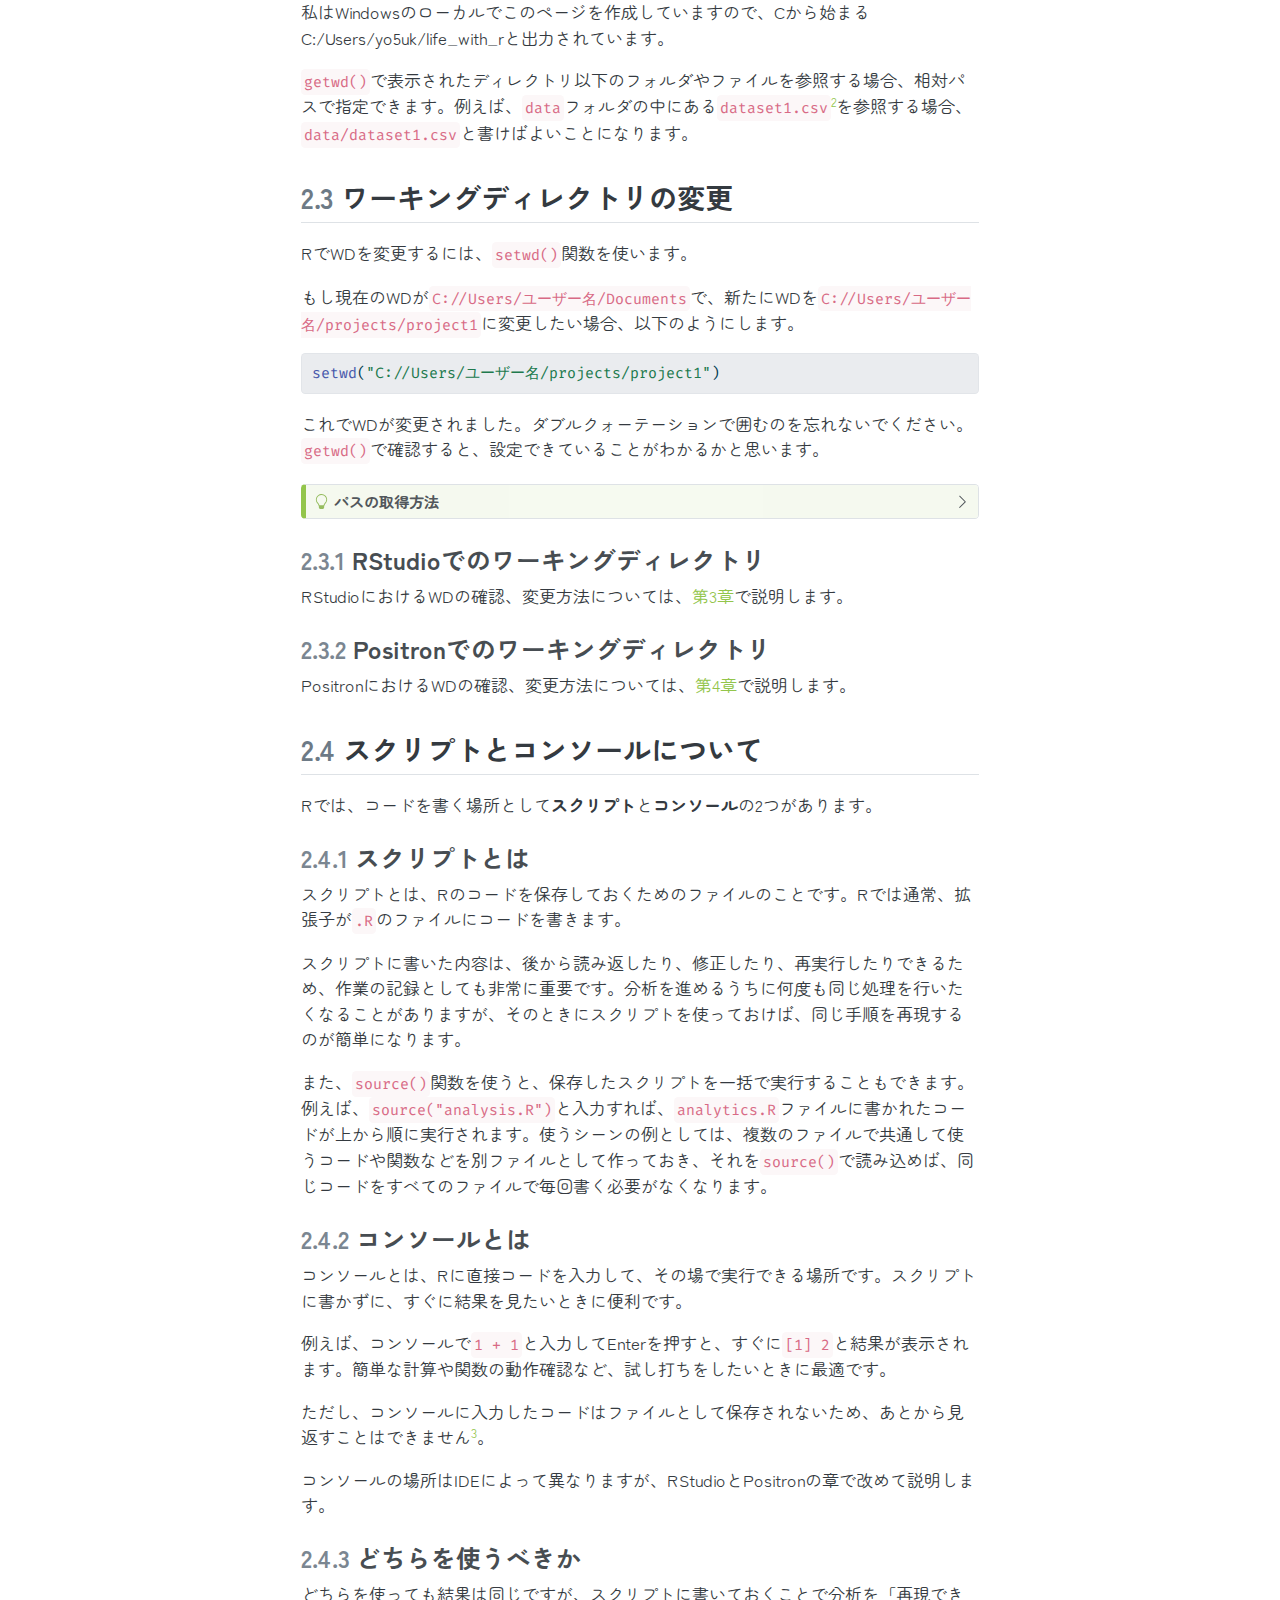
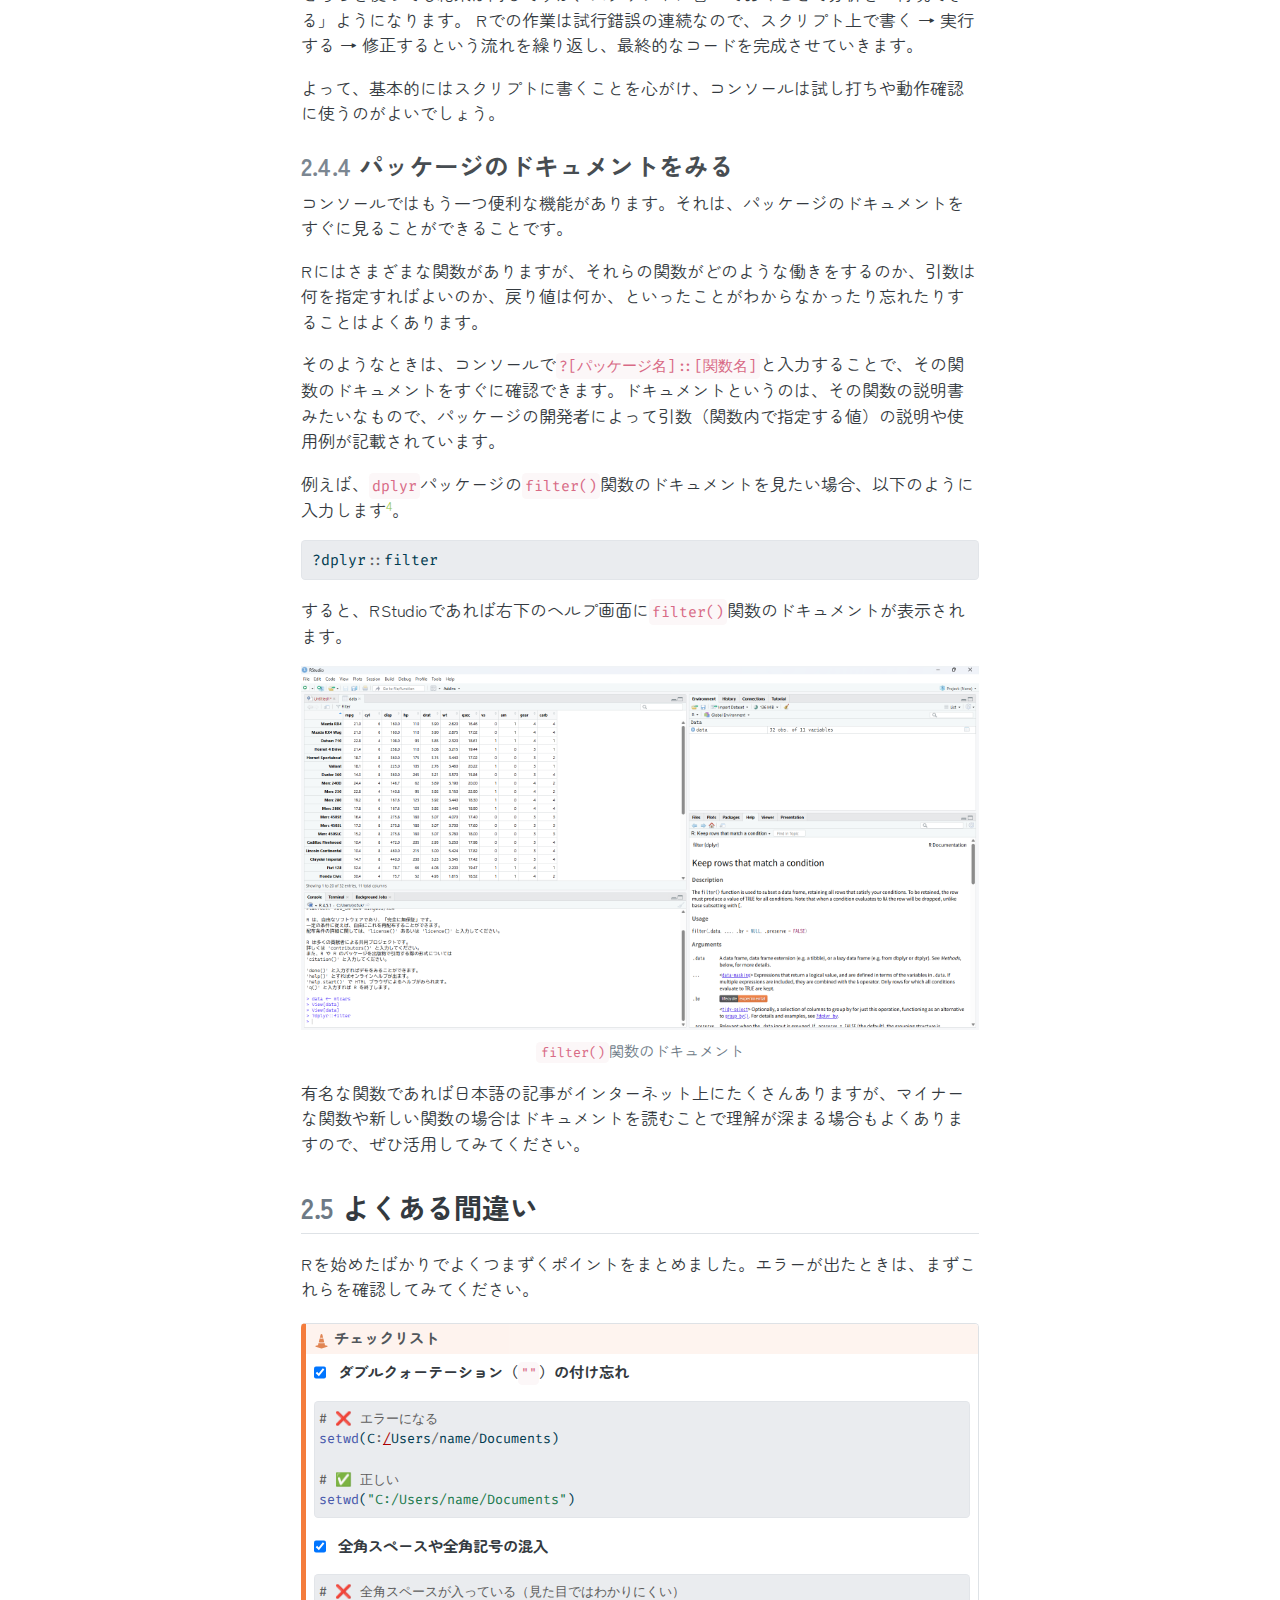
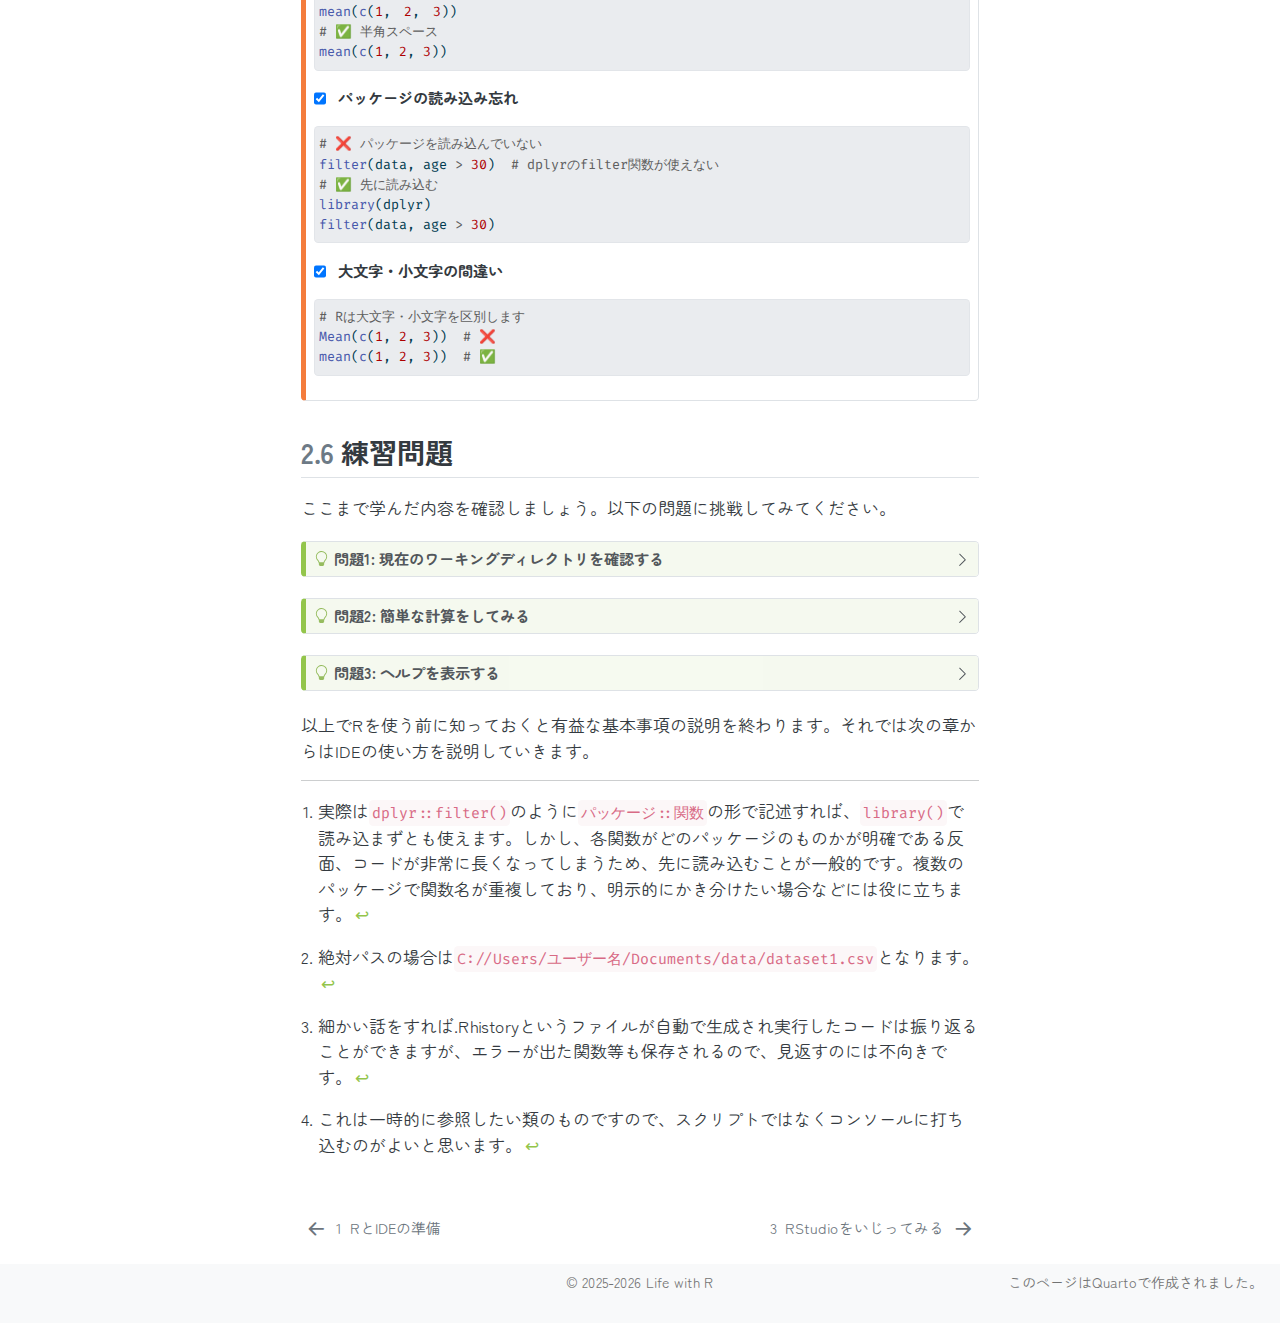
<file: common.html>
<!DOCTYPE html>
<html xmlns="http://www.w3.org/1999/xhtml" lang="en" xml:lang="en"><head>

<meta charset="utf-8">
<meta name="generator" content="quarto-1.9.20">

<meta name="viewport" content="width=device-width, initial-scale=1.0, user-scalable=yes">

<meta name="description" content="Rを始めて使う方への入門書">

<title>2&nbsp; Rをはじめるにあたって – Life with R</title>
<style>
/* Default styles provided by pandoc.
** See https://pandoc.org/MANUAL.html#variables-for-html for config info.
*/
code{white-space: pre-wrap;}
span.smallcaps{font-variant: small-caps;}
div.columns{display: flex; gap: min(4vw, 1.5em);}
div.column{flex: auto; overflow-x: auto;}
div.hanging-indent{margin-left: 1.5em; text-indent: -1.5em;}
ul.task-list{list-style: none;}
ul.task-list li input[type="checkbox"] {
  width: 0.8em;
  margin: 0 0.8em 0.2em -1em; /* quarto-specific, see https://github.com/quarto-dev/quarto-cli/issues/4556 */ 
  vertical-align: middle;
}
/* CSS for syntax highlighting */
html { -webkit-text-size-adjust: 100%; }
pre > code.sourceCode { white-space: pre; position: relative; }
pre > code.sourceCode > span { display: inline-block; line-height: 1.25; }
pre > code.sourceCode > span:empty { height: 1.2em; }
.sourceCode { overflow: visible; }
code.sourceCode > span { color: inherit; text-decoration: inherit; }
div.sourceCode { margin: 1em 0; }
pre.sourceCode { margin: 0; }
@media screen {
div.sourceCode { overflow: auto; }
}
@media print {
pre > code.sourceCode { white-space: pre-wrap; }
pre > code.sourceCode > span { text-indent: -5em; padding-left: 5em; }
}
pre.numberSource code
  { counter-reset: source-line 0; }
pre.numberSource code > span
  { position: relative; left: -4em; counter-increment: source-line; }
pre.numberSource code > span > a:first-child::before
  { content: counter(source-line);
    position: relative; left: -1em; text-align: right; vertical-align: baseline;
    border: none; display: inline-block;
    -webkit-touch-callout: none; -webkit-user-select: none;
    -khtml-user-select: none; -moz-user-select: none;
    -ms-user-select: none; user-select: none;
    padding: 0 4px; width: 4em;
  }
pre.numberSource { margin-left: 3em;  padding-left: 4px; }
div.sourceCode
  {   }
@media screen {
pre > code.sourceCode > span > a:first-child::before { text-decoration: underline; }
}
</style>


<script src="site_libs/quarto-nav/quarto-nav.js"></script>
<script src="site_libs/quarto-nav/headroom.min.js"></script>
<script src="site_libs/clipboard/clipboard.min.js"></script>
<script src="site_libs/quarto-search/autocomplete.umd.js"></script>
<script src="site_libs/quarto-search/fuse.min.js"></script>
<script src="site_libs/quarto-search/quarto-search.js"></script>
<meta name="quarto:offset" content="./">
<link href="./try_rstudio.html" rel="next">
<link href="./install.html" rel="prev">
<link href="./assets/icons/abe-r.png" rel="icon" type="image/png">
<script src="site_libs/quarto-html/quarto.js" type="module"></script>
<script src="site_libs/quarto-html/tabsets/tabsets.js" type="module"></script>
<script src="site_libs/quarto-html/axe/axe-check.js" type="module"></script>
<script src="site_libs/quarto-html/popper.min.js"></script>
<script src="site_libs/quarto-html/tippy.umd.min.js"></script>
<script src="site_libs/quarto-html/anchor.min.js"></script>
<link href="site_libs/quarto-html/tippy.css" rel="stylesheet">
<link href="site_libs/quarto-html/quarto-syntax-highlighting-c71942d98dfb179c90dde172f45c29e1.css" rel="stylesheet" class="quarto-color-scheme" id="quarto-text-highlighting-styles">
<link href="site_libs/quarto-html/quarto-syntax-highlighting-dark-05b73876ec8e91609299e25bc831f6fc.css" rel="stylesheet" class="quarto-color-scheme quarto-color-alternate" id="quarto-text-highlighting-styles">
<link href="site_libs/quarto-html/quarto-syntax-highlighting-c71942d98dfb179c90dde172f45c29e1.css" rel="stylesheet" class="quarto-color-scheme-extra" id="quarto-text-highlighting-styles">
<script src="site_libs/bootstrap/bootstrap.min.js"></script>
<link href="site_libs/bootstrap/bootstrap-icons.css" rel="stylesheet">
<link href="site_libs/bootstrap/bootstrap-dc299dede90942e37665944e910ff25d.min.css" rel="stylesheet" append-hash="true" class="quarto-color-scheme" id="quarto-bootstrap" data-mode="light">
<link href="site_libs/bootstrap/bootstrap-dark-dc299dede90942e37665944e910ff25d.min.css" rel="stylesheet" append-hash="true" class="quarto-color-scheme quarto-color-alternate" id="quarto-bootstrap" data-mode="light">
<link href="site_libs/bootstrap/bootstrap-dc299dede90942e37665944e910ff25d.min.css" rel="stylesheet" append-hash="true" class="quarto-color-scheme-extra" id="quarto-bootstrap" data-mode="light">
<script id="quarto-search-options" type="application/json">{
  "location": "sidebar",
  "copy-button": false,
  "collapse-after": 3,
  "panel-placement": "start",
  "type": "textbox",
  "limit": 50,
  "keyboard-shortcut": [
    "f",
    "/",
    "s"
  ],
  "show-item-context": false,
  "language": {
    "search-no-results-text": "一致なし",
    "search-matching-documents-text": "一致した文書",
    "search-copy-link-title": "検索へのリンクをコピー",
    "search-hide-matches-text": "追加の検索結果を非表示",
    "search-more-match-text": "追加の検索結果",
    "search-more-matches-text": "追加の検索結果",
    "search-clear-button-title": "消去",
    "search-text-placeholder": "",
    "search-detached-cancel-button-title": "取消",
    "search-submit-button-title": "検索",
    "search-label": "サーチ"
  }
}</script>
<script async="" src="https://www.googletagmanager.com/gtag/js?id=G-KN42DSQ0YN"></script>

<script type="text/javascript">

window.dataLayer = window.dataLayer || [];
function gtag(){dataLayer.push(arguments);}
gtag('js', new Date());
gtag('config', 'G-KN42DSQ0YN', { 'anonymize_ip': true});
</script>


</head>

<body class="nav-sidebar floating quarto-light">

<div id="quarto-search-results"></div>
  <header id="quarto-header" class="headroom fixed-top">
  <nav class="quarto-secondary-nav">
    <div class="container-fluid d-flex">
      <button type="button" class="quarto-btn-toggle btn" data-bs-toggle="collapse" role="button" data-bs-target=".quarto-sidebar-collapse-item" aria-controls="quarto-sidebar" aria-expanded="false" aria-label="サイドバーを切り替える" onclick="if (window.quartoToggleHeadroom) { window.quartoToggleHeadroom(); }">
        <i class="bi bi-layout-text-sidebar-reverse"></i>
      </button>
        <nav class="quarto-page-breadcrumbs" aria-label="breadcrumb"><ol class="breadcrumb"><li class="breadcrumb-item"><a href="./install.html">第1部：セットアップ</a></li><li class="breadcrumb-item"><a href="./common.html"><span class="chapter-number">2</span>&nbsp; <span class="chapter-title">Rをはじめるにあたって</span></a></li></ol></nav>
        <a class="flex-grow-1" role="navigation" data-bs-toggle="collapse" data-bs-target=".quarto-sidebar-collapse-item" aria-controls="quarto-sidebar" aria-expanded="false" aria-label="サイドバーを切り替える" onclick="if (window.quartoToggleHeadroom) { window.quartoToggleHeadroom(); }">      
        </a>
      <button type="button" class="btn quarto-search-button" aria-label="サーチ" onclick="window.quartoOpenSearch();">
        <i class="bi bi-search"></i>
      </button>
    </div>
  </nav>
</header>
<!-- content -->
<div id="quarto-content" class="quarto-container page-columns page-rows-contents page-layout-article">
<!-- sidebar -->
  <nav id="quarto-sidebar" class="sidebar collapse collapse-horizontal quarto-sidebar-collapse-item sidebar-navigation floating overflow-auto">
    <div class="pt-lg-2 mt-2 text-left sidebar-header">
    <div class="sidebar-title mb-0 py-0">
      <a href="./">Life with R</a> 
        <div class="sidebar-tools-main">
    <a href="https://github.com/yo5uke/life-with-r" title="ソースコード" class="quarto-navigation-tool px-1" aria-label="ソースコード"><i class="bi bi-github"></i></a>
    <div class="dropdown">
      <a href="" title="Share" id="quarto-navigation-tool-dropdown-0" class="quarto-navigation-tool dropdown-toggle px-1" data-bs-toggle="dropdown" aria-expanded="false" role="link" aria-label="Share"><i class="bi bi-share"></i></a>
      <ul class="dropdown-menu" aria-labelledby="quarto-navigation-tool-dropdown-0">
          <li>
            <a class="dropdown-item sidebar-tools-main-item" href="https://twitter.com/intent/tweet?url=|url|">
              <i class="bi bi-twitter pe-1"></i>
            Twitter
            </a>
          </li>
          <li>
            <a class="dropdown-item sidebar-tools-main-item" href="https://www.facebook.com/sharer/sharer.php?u=|url|">
              <i class="bi bi-facebook pe-1"></i>
            Facebook
            </a>
          </li>
          <li>
            <a class="dropdown-item sidebar-tools-main-item" href="https://www.linkedin.com/sharing/share-offsite/?url=|url|">
              <i class="bi bi-linkedin pe-1"></i>
            LinkedIn
            </a>
          </li>
      </ul>
    </div>
</div>
    </div>
      </div>
        <div class="mt-2 flex-shrink-0 align-items-center">
        <div class="sidebar-search">
        <div id="quarto-search" class="" title="サーチ"></div>
        </div>
        </div>
    <div class="sidebar-menu-container"> 
    <ul class="list-unstyled mt-1">
        <li class="sidebar-item">
  <div class="sidebar-item-container"> 
  <a href="./index.html" class="sidebar-item-text sidebar-link">
 <span class="menu-text">はじめに</span></a>
  </div>
</li>
        <li class="sidebar-item sidebar-item-section">
      <div class="sidebar-item-container"> 
            <a class="sidebar-item-text sidebar-link text-start" data-bs-toggle="collapse" data-bs-target="#quarto-sidebar-section-1" role="navigation" aria-expanded="true">
 <span class="menu-text">第1部：セットアップ</span></a>
          <a class="sidebar-item-toggle text-start" data-bs-toggle="collapse" data-bs-target="#quarto-sidebar-section-1" role="navigation" aria-expanded="true" aria-label="セクションを切り替え">
            <i class="bi bi-chevron-right ms-2"></i>
          </a> 
      </div>
      <ul id="quarto-sidebar-section-1" class="collapse list-unstyled sidebar-section depth1 show">  
          <li class="sidebar-item">
  <div class="sidebar-item-container"> 
  <a href="./install.html" class="sidebar-item-text sidebar-link">
 <span class="menu-text"><span class="chapter-number">1</span>&nbsp; <span class="chapter-title">RとIDEの準備</span></span></a>
  </div>
</li>
          <li class="sidebar-item">
  <div class="sidebar-item-container"> 
  <a href="./common.html" class="sidebar-item-text sidebar-link active">
 <span class="menu-text"><span class="chapter-number">2</span>&nbsp; <span class="chapter-title">Rをはじめるにあたって</span></span></a>
  </div>
</li>
          <li class="sidebar-item">
  <div class="sidebar-item-container"> 
  <a href="./try_rstudio.html" class="sidebar-item-text sidebar-link">
 <span class="menu-text"><span class="chapter-number">3</span>&nbsp; <span class="chapter-title">RStudioをいじってみる</span></span></a>
  </div>
</li>
          <li class="sidebar-item">
  <div class="sidebar-item-container"> 
  <a href="./try_positron.html" class="sidebar-item-text sidebar-link">
 <span class="menu-text"><span class="chapter-number">4</span>&nbsp; <span class="chapter-title">Positronをいじってみる</span></span></a>
  </div>
</li>
          <li class="sidebar-item">
  <div class="sidebar-item-container"> 
  <a href="./start_project.html" class="sidebar-item-text sidebar-link">
 <span class="menu-text"><span class="chapter-number">5</span>&nbsp; <span class="chapter-title">プロジェクトを始める</span></span></a>
  </div>
</li>
      </ul>
  </li>
        <li class="sidebar-item sidebar-item-section">
      <div class="sidebar-item-container"> 
            <a class="sidebar-item-text sidebar-link text-start" data-bs-toggle="collapse" data-bs-target="#quarto-sidebar-section-2" role="navigation" aria-expanded="true">
 <span class="menu-text">第2部：データ分析の基礎</span></a>
          <a class="sidebar-item-toggle text-start" data-bs-toggle="collapse" data-bs-target="#quarto-sidebar-section-2" role="navigation" aria-expanded="true" aria-label="セクションを切り替え">
            <i class="bi bi-chevron-right ms-2"></i>
          </a> 
      </div>
      <ul id="quarto-sidebar-section-2" class="collapse list-unstyled sidebar-section depth1 show">  
          <li class="sidebar-item">
  <div class="sidebar-item-container"> 
  <a href="./data_io.html" class="sidebar-item-text sidebar-link">
 <span class="menu-text"><span class="chapter-number">6</span>&nbsp; <span class="chapter-title">データの読み込みと書き出し</span></span></a>
  </div>
</li>
          <li class="sidebar-item">
  <div class="sidebar-item-container"> 
  <a href="./data_wrangling_basic.html" class="sidebar-item-text sidebar-link">
 <span class="menu-text"><span class="chapter-number">7</span>&nbsp; <span class="chapter-title">データハンドリング基礎 - dplyr入門</span></span></a>
  </div>
</li>
          <li class="sidebar-item">
  <div class="sidebar-item-container"> 
  <a href="./data_wrangling_advanced.html" class="sidebar-item-text sidebar-link">
 <span class="menu-text"><span class="chapter-number">8</span>&nbsp; <span class="chapter-title">データハンドリング応用 - dplyr発展</span></span></a>
  </div>
</li>
          <li class="sidebar-item">
  <div class="sidebar-item-container"> 
  <a href="./visualization_basic.html" class="sidebar-item-text sidebar-link">
 <span class="menu-text"><span class="chapter-number">9</span>&nbsp; <span class="chapter-title">データ可視化入門 - ggplot2基礎</span></span></a>
  </div>
</li>
          <li class="sidebar-item">
  <div class="sidebar-item-container"> 
  <a href="./visualization_advanced.html" class="sidebar-item-text sidebar-link">
 <span class="menu-text"><span class="chapter-number">10</span>&nbsp; <span class="chapter-title">データ可視化応用 - ggplot2発展</span></span></a>
  </div>
</li>
      </ul>
  </li>
    </ul>
    </div>
</nav>
<div id="quarto-sidebar-glass" class="quarto-sidebar-collapse-item" data-bs-toggle="collapse" data-bs-target=".quarto-sidebar-collapse-item"></div>
<!-- margin-sidebar -->
    <div id="quarto-margin-sidebar" class="sidebar margin-sidebar">
        <nav id="TOC" role="doc-toc" class="toc-active">
    <h2 id="toc-title">目次</h2>
   
  <ul>
  <li><a href="#パッケージと関数" id="toc-パッケージと関数" class="nav-link active" data-scroll-target="#パッケージと関数"><span class="header-section-number">2.1</span> パッケージと関数</a>
  <ul class="collapse">
  <li><a href="#パッケージとは" id="toc-パッケージとは" class="nav-link" data-scroll-target="#パッケージとは"><span class="header-section-number">2.1.1</span> パッケージとは</a></li>
  <li><a href="#関数とは" id="toc-関数とは" class="nav-link" data-scroll-target="#関数とは"><span class="header-section-number">2.1.2</span> 関数とは</a></li>
  </ul></li>
  <li><a href="#ワーキングディレクトリ" id="toc-ワーキングディレクトリ" class="nav-link" data-scroll-target="#ワーキングディレクトリ"><span class="header-section-number">2.2</span> ワーキングディレクトリ</a>
  <ul class="collapse">
  <li><a href="#ワーキングディレクトリとは" id="toc-ワーキングディレクトリとは" class="nav-link" data-scroll-target="#ワーキングディレクトリとは"><span class="header-section-number">2.2.1</span> ワーキングディレクトリとは</a></li>
  <li><a href="#ワーキングディレクトリの確認" id="toc-ワーキングディレクトリの確認" class="nav-link" data-scroll-target="#ワーキングディレクトリの確認"><span class="header-section-number">2.2.2</span> ワーキングディレクトリの確認</a></li>
  </ul></li>
  <li><a href="#ワーキングディレクトリの変更" id="toc-ワーキングディレクトリの変更" class="nav-link" data-scroll-target="#ワーキングディレクトリの変更"><span class="header-section-number">2.3</span> ワーキングディレクトリの変更</a>
  <ul class="collapse">
  <li><a href="#rstudioでのワーキングディレクトリ" id="toc-rstudioでのワーキングディレクトリ" class="nav-link" data-scroll-target="#rstudioでのワーキングディレクトリ"><span class="header-section-number">2.3.1</span> RStudioでのワーキングディレクトリ</a></li>
  <li><a href="#positronでのワーキングディレクトリ" id="toc-positronでのワーキングディレクトリ" class="nav-link" data-scroll-target="#positronでのワーキングディレクトリ"><span class="header-section-number">2.3.2</span> Positronでのワーキングディレクトリ</a></li>
  </ul></li>
  <li><a href="#スクリプトとコンソールについて" id="toc-スクリプトとコンソールについて" class="nav-link" data-scroll-target="#スクリプトとコンソールについて"><span class="header-section-number">2.4</span> スクリプトとコンソールについて</a>
  <ul class="collapse">
  <li><a href="#スクリプトとは" id="toc-スクリプトとは" class="nav-link" data-scroll-target="#スクリプトとは"><span class="header-section-number">2.4.1</span> スクリプトとは</a></li>
  <li><a href="#コンソールとは" id="toc-コンソールとは" class="nav-link" data-scroll-target="#コンソールとは"><span class="header-section-number">2.4.2</span> コンソールとは</a></li>
  <li><a href="#どちらを使うべきか" id="toc-どちらを使うべきか" class="nav-link" data-scroll-target="#どちらを使うべきか"><span class="header-section-number">2.4.3</span> どちらを使うべきか</a></li>
  <li><a href="#パッケージのドキュメントをみる" id="toc-パッケージのドキュメントをみる" class="nav-link" data-scroll-target="#パッケージのドキュメントをみる"><span class="header-section-number">2.4.4</span> パッケージのドキュメントをみる</a></li>
  </ul></li>
  <li><a href="#よくある間違い" id="toc-よくある間違い" class="nav-link" data-scroll-target="#よくある間違い"><span class="header-section-number">2.5</span> よくある間違い</a></li>
  <li><a href="#練習問題" id="toc-練習問題" class="nav-link" data-scroll-target="#練習問題"><span class="header-section-number">2.6</span> 練習問題</a></li>
  </ul>
<div class="toc-actions"><ul><li><a href="https://github.com/yo5uke/life-with-r/edit/main/common.qmd" class="toc-action"><i class="bi bi-github"></i>編集</a></li><li><a href="https://github.com/yo5uke/life-with-r/issues" class="toc-action"><i class="bi empty"></i>問題を報告</a></li></ul></div></nav>
    </div>
<!-- main -->
<main class="content" id="quarto-document-content">

<header id="title-block-header" class="quarto-title-block default"><nav class="quarto-page-breadcrumbs quarto-title-breadcrumbs d-none d-lg-block" aria-label="breadcrumb"><ol class="breadcrumb"><li class="breadcrumb-item"><a href="./install.html">第1部：セットアップ</a></li><li class="breadcrumb-item"><a href="./common.html"><span class="chapter-number">2</span>&nbsp; <span class="chapter-title">Rをはじめるにあたって</span></a></li></ol></nav>
<div class="quarto-title">
<h1 class="title"><span class="chapter-number">2</span>&nbsp; <span class="chapter-title">Rをはじめるにあたって</span></h1>
</div>



<div class="quarto-title-meta">

    
  
    
  </div>
  


</header>


<p>このページでは、Rを使うために事前に知っておいた方がいいと思うことを整理したいと思います。</p>
<p>統合開発環境（IDE; RStudioなど）に依らず、共通して使える知識が中心です。</p>
<section id="パッケージと関数" class="level2" data-number="2.1">
<h2 data-number="2.1" class="anchored" data-anchor-id="パッケージと関数"><span class="header-section-number">2.1</span> パッケージと関数</h2>
<p>Rには<strong>パッケージ</strong>とそれに含まれる<strong>関数</strong>という2つの重要な概念があります。</p>
<section id="パッケージとは" class="level3" data-number="2.1.1">
<h3 data-number="2.1.1" class="anchored" data-anchor-id="パッケージとは"><span class="header-section-number">2.1.1</span> パッケージとは</h3>
<p>パッケージとは、Rの機能を拡張するための追加モジュールのことです。Rには基本的な機能が備わっていますが、特定の分析手法やデータ操作を行うためには、追加のパッケージをインストールして利用する必要があります。</p>
<p>というより、もはやRの基本機能だけでできることは限られており、<strong>実際のデータハンドリングや分析ではパッケージを使わないことはほぼありません</strong>。</p>
<p>例えば有名なものに<code>dplyr</code>パッケージがあります。データに新たな変数を追加したり、特定の行や列だけを抽出したりと、一般にデータを扱う上で非常に便利な機能をたくさん含んだパッケージです。</p>
<p><a href="./index.html">はじめに</a>でパッケージのインストールについて説明しました。そこで記した通り、始めて使う場合にはインストールから行う必要があり、先述の通り<code>install.packages("dplyr")</code>のようにしてインストールします。</p>
<p>また、実際に使う際にはあらかじめ読み込んでおく必要があります<a href="#fn1" class="footnote-ref" id="fnref1" role="doc-noteref"><sup>1</sup></a>。読み込みは以下のようにします。</p>
<div class="code-copy-outer-scaffold"><div class="sourceCode" id="cb1"><pre class="sourceCode r code-with-copy"><code class="sourceCode r"><span id="cb1-1"><a href="#cb1-1" aria-hidden="true" tabindex="-1"></a><span class="fu">library</span>(dplyr)</span></code></pre></div><button title="コピー" class="code-copy-button"><i class="bi"></i></button></div>
</section>
<section id="関数とは" class="level3" data-number="2.1.2">
<h3 data-number="2.1.2" class="anchored" data-anchor-id="関数とは"><span class="header-section-number">2.1.2</span> 関数とは</h3>
<p>関数とは、特定の処理を行うための命令のことです。Rでは、データの読み込み、加工、分析、可視化など、さまざまな操作を関数を使って実行します。デフォルトで使えるものもあれば、パッケージを読み込んで初めて使えるようになるものもあります。</p>
<p>例えば、デフォルトで使える<code>mean()</code>関数は数値の平均を計算するための関数です。使い方は以下の通りです。</p>
<div class="cell">
<div class="code-copy-outer-scaffold"><div class="sourceCode cell-code" id="cb2"><pre class="sourceCode r code-with-copy"><code class="sourceCode r"><span id="cb2-1"><a href="#cb2-1" aria-hidden="true" tabindex="-1"></a><span class="fu">mean</span>(<span class="fu">c</span>(<span class="dv">1</span>, <span class="dv">2</span>, <span class="dv">3</span>, <span class="dv">4</span>, <span class="dv">5</span>))</span></code></pre></div><button title="コピー" class="code-copy-button"><i class="bi"></i></button></div>
<div class="cell-output cell-output-stdout">
<pre><code>[1] 3</code></pre>
</div>
</div>
<p><code>c(1, 2, 3, 4, 5)</code>は5つの数値をまとめたベクトルで、<code>mean()</code>関数に渡すことでその平均値が計算されます。出力された結果を見てもわかる通り、平均値は3です。</p>
<div class="callout callout-style-default callout-note callout-titled">
<div class="callout-header d-flex align-content-center collapsed" data-bs-toggle="collapse" data-bs-target=".callout-1-contents" aria-controls="callout-1" aria-expanded="false" aria-label="Toggle callout">
<div class="callout-icon-container">
<i class="callout-icon"></i>
</div>
<div class="callout-title-container flex-fill">
<span class="screen-reader-only">ノート</span>ベクトルとは？
</div>
<div class="callout-btn-toggle d-inline-block border-0 py-1 ps-1 pe-0 float-end"><i class="callout-toggle"></i></div>
</div>
<div id="callout-1" class="callout-1-contents callout-collapse collapse">
<div class="callout-body-container callout-body">
<p><strong>ベクトル</strong>とは、複数の値をまとめたものです。<code>c()</code>関数（cは「combine」の意味）を使って作成します。</p>
<div class="cell">
<div class="code-copy-outer-scaffold"><div class="sourceCode cell-code" id="cb4"><pre class="sourceCode r code-with-copy"><code class="sourceCode r"><span id="cb4-1"><a href="#cb4-1" aria-hidden="true" tabindex="-1"></a><span class="co"># 数値のベクトル</span></span>
<span id="cb4-2"><a href="#cb4-2" aria-hidden="true" tabindex="-1"></a>numbers <span class="ot">&lt;-</span> <span class="fu">c</span>(<span class="dv">1</span>, <span class="dv">2</span>, <span class="dv">3</span>, <span class="dv">4</span>, <span class="dv">5</span>)</span>
<span id="cb4-3"><a href="#cb4-3" aria-hidden="true" tabindex="-1"></a><span class="fu">print</span>(numbers)</span></code></pre></div><button title="コピー" class="code-copy-button"><i class="bi"></i></button></div>
<div class="cell-output cell-output-stdout">
<pre><code>[1] 1 2 3 4 5</code></pre>
</div>
<div class="code-copy-outer-scaffold"><div class="sourceCode cell-code" id="cb6"><pre class="sourceCode r code-with-copy"><code class="sourceCode r"><span id="cb6-1"><a href="#cb6-1" aria-hidden="true" tabindex="-1"></a><span class="co"># 文字列のベクトル</span></span>
<span id="cb6-2"><a href="#cb6-2" aria-hidden="true" tabindex="-1"></a>names <span class="ot">&lt;-</span> <span class="fu">c</span>(<span class="st">"太郎"</span>, <span class="st">"花子"</span>, <span class="st">"次郎"</span>)</span>
<span id="cb6-3"><a href="#cb6-3" aria-hidden="true" tabindex="-1"></a><span class="fu">print</span>(names)</span></code></pre></div><button title="コピー" class="code-copy-button"><i class="bi"></i></button></div>
<div class="cell-output cell-output-stdout">
<pre><code>[1] "太郎" "花子" "次郎"</code></pre>
</div>
</div>
<p>ベクトルは全て同じ型のデータを含む必要があります。Rでは、ベクトルに対して一度に計算を行うことができます（ベクトル化）。</p>
<div class="cell">
<div class="code-copy-outer-scaffold"><div class="sourceCode cell-code" id="cb8"><pre class="sourceCode r code-with-copy"><code class="sourceCode r"><span id="cb8-1"><a href="#cb8-1" aria-hidden="true" tabindex="-1"></a><span class="co"># すべての要素に2を掛ける</span></span>
<span id="cb8-2"><a href="#cb8-2" aria-hidden="true" tabindex="-1"></a>numbers <span class="sc">*</span> <span class="dv">2</span></span></code></pre></div><button title="コピー" class="code-copy-button"><i class="bi"></i></button></div>
<div class="cell-output cell-output-stdout">
<pre><code>[1]  2  4  6  8 10</code></pre>
</div>
</div>
<p>ベクトルについて詳しくは「Rの基礎 - データ型とベクトル」の章で学びます。</p>
</div>
</div>
</div>
<p>先ほど挙げた<code>dplyr</code>パッケージにも多くの関数が含まれており、例えば<code>filter()</code>関数はデータフレームから特定の条件を満たす行だけを抽出するための関数です。</p>
<div class="cell">
<div class="code-copy-outer-scaffold"><div class="sourceCode cell-code" id="cb10"><pre class="sourceCode r code-with-copy"><code class="sourceCode r"><span id="cb10-1"><a href="#cb10-1" aria-hidden="true" tabindex="-1"></a><span class="fu">library</span>(dplyr)</span>
<span id="cb10-2"><a href="#cb10-2" aria-hidden="true" tabindex="-1"></a></span>
<span id="cb10-3"><a href="#cb10-3" aria-hidden="true" tabindex="-1"></a>data <span class="ot">&lt;-</span> <span class="fu">data.frame</span>(</span>
<span id="cb10-4"><a href="#cb10-4" aria-hidden="true" tabindex="-1"></a>  <span class="at">name =</span> <span class="fu">c</span>(<span class="st">"Yosuke"</span>, <span class="st">"Kosuke"</span>, <span class="st">"Sosuke"</span>, <span class="st">"Ryosuke"</span>),</span>
<span id="cb10-5"><a href="#cb10-5" aria-hidden="true" tabindex="-1"></a>  <span class="at">age =</span> <span class="fu">c</span>(<span class="dv">25</span>, <span class="dv">30</span>, <span class="dv">35</span>, <span class="dv">40</span>)</span>
<span id="cb10-6"><a href="#cb10-6" aria-hidden="true" tabindex="-1"></a>)</span>
<span id="cb10-7"><a href="#cb10-7" aria-hidden="true" tabindex="-1"></a></span>
<span id="cb10-8"><a href="#cb10-8" aria-hidden="true" tabindex="-1"></a>filtered_data <span class="ot">&lt;-</span> <span class="fu">filter</span>(data, age <span class="sc">&gt;</span> <span class="dv">30</span>)</span>
<span id="cb10-9"><a href="#cb10-9" aria-hidden="true" tabindex="-1"></a><span class="fu">print</span>(filtered_data)</span></code></pre></div><button title="コピー" class="code-copy-button"><i class="bi"></i></button></div>
<div class="cell-output cell-output-stdout">
<pre><code>     name age
1  Sosuke  35
2 Ryosuke  40</code></pre>
</div>
</div>
<p><code>data</code>には4人の名前と年齢が入ったデータフレームが格納されており、<code>name</code>という列に4人の名前、<code>age</code>列に年齢を格納しています。<code>filter(data, age &gt; 30)</code>とすることで、<code>data</code>の中で<code>age</code>が30より大きい行だけを抽出し、<code>filtered_data</code>に格納しています。最後に<code>print(filtered_data)</code>で結果を表示しています。</p>
<p>パッケージを読み込まずに<code>dplyr::filter(data, age &gt; 30)</code>としても同義です。</p>
<p>ここでは大まかにデータを使うためにはパッケージが必要で、そこに含まれる関数を使って処理を行う、ということを理解していただければと思います。</p>
</section>
</section>
<section id="ワーキングディレクトリ" class="level2" data-number="2.2">
<h2 data-number="2.2" class="anchored" data-anchor-id="ワーキングディレクトリ"><span class="header-section-number">2.2</span> ワーキングディレクトリ</h2>
<p>Rでは、ファイルの読み書きを行う際に<strong>ワーキングディレクトリ</strong>という概念が重要になります。</p>
<p>この点については<a href="./start_project.html">プロジェクトを始める</a>の章で発展的に扱いますが、ここをおろそかにするとトラブルのもとですし、より効率的なコードを書くためにも重要ですので、ご存じでなかった方にはぜひご理解いただければと思います。</p>
<section id="ワーキングディレクトリとは" class="level3" data-number="2.2.1">
<h3 data-number="2.2.1" class="anchored" data-anchor-id="ワーキングディレクトリとは"><span class="header-section-number">2.2.1</span> ワーキングディレクトリとは</h3>
<p>ワーキングディレクトリ（以降WDと略します）とは、Rがファイルの読み書きを行う際の基準となるフォルダのことです。大雑把にディレクトリ＝フォルダと考えてください。</p>
<p>WDはRを起動したときに自動で設定されますが、実際には必要な作業に応じてフォルダを作成して作業をすることになるため、自分で設定し直す必要があります。</p>
<p>ワーキングディレクトリを設定することによる一番の恩恵は、<strong>ファイルのパスを短くできる</strong>ことです。</p>
<p>絶対パスと相対パスをご存じでしょうか？絶対パスとは、Windowsであれば<code>C://Users/ユーザー名/Documents/data/dataset1.csv</code>のように、ルートディレクトリ（Windowsであれば<code>C://</code>、Macであれば<code>/</code>）から始まる、あるファイルやフォルダのパスのことです。これを指定すると絶対にそのファイルを参照できる一方、非常に長くなってしまうという欠点があります。また、フォルダ整理で場所を移行したり、他のPCで同じコードを実行したりすると、当然そのパスは変わってしまうため、コードが動かなくなってしまいます。</p>
<p>一方、相対パスとは、現在の場所から見た目的にそのファイルやフォルダがどこにあるかを示すパスです。例えば、<code>data/dataset1.csv</code>のように、現在のフォルダから見て<code>data</code>フォルダの中にある<code>dataset1.csv</code>を指します。ここでいう「現在のフォルダ」というのがワーキングディレクトリですが、これは自分で設定する必要があります。</p>
<div class="callout callout-style-default callout-note callout-titled">
<div class="callout-header d-flex align-content-center">
<div class="callout-icon-container">
<i class="callout-icon"></i>
</div>
<div class="callout-title-container flex-fill">
<span class="screen-reader-only">ノート</span>用語の整理
</div>
</div>
<div class="callout-body-container callout-body">
<ul>
<li><strong>ディレクトリ</strong>：フォルダのこと</li>
<li><strong>ルートディレクトリ</strong>：ディレクトリの最上位。Windowsであれば<code>C://</code>、Macであれば<code>/</code></li>
<li><strong>絶対パス</strong>：ルートディレクトリから始まるパス</li>
<li><strong>相対パス</strong>：現在のディレクトリ（WD）から見たパス</li>
</ul>
</div>
</div>
</section>
<section id="ワーキングディレクトリの確認" class="level3" data-number="2.2.2">
<h3 data-number="2.2.2" class="anchored" data-anchor-id="ワーキングディレクトリの確認"><span class="header-section-number">2.2.2</span> ワーキングディレクトリの確認</h3>
<p>Rで現在のWDを確認するには、<code>getwd()</code>関数を使います。</p>
<p>もし「それをどこに打ち込めばいいんだ…？」という方であれば、<a href="./try_rstudio.html">RStudioをいじってみる</a>の章を先にご確認いただき、RStudioのコンソール画面に打ち込んでみてください。</p>
<div class="cell">
<div class="code-copy-outer-scaffold"><div class="sourceCode cell-code" id="cb12"><pre class="sourceCode r code-with-copy"><code class="sourceCode r"><span id="cb12-1"><a href="#cb12-1" aria-hidden="true" tabindex="-1"></a><span class="fu">getwd</span>()</span></code></pre></div><button title="コピー" class="code-copy-button"><i class="bi"></i></button></div>
<div class="cell-output cell-output-stdout">
<pre><code>[1] "C:/Users/yo5uk/life_with_r"</code></pre>
</div>
</div>
<p>私はWindowsのローカルでこのページを作成していますので、Cから始まるC:/Users/yo5uk/life_with_rと出力されています。</p>
<p><code>getwd()</code>で表示されたディレクトリ以下のフォルダやファイルを参照する場合、相対パスで指定できます。例えば、<code>data</code>フォルダの中にある<code>dataset1.csv</code><a href="#fn2" class="footnote-ref" id="fnref2" role="doc-noteref"><sup>2</sup></a>を参照する場合、<code>data/dataset1.csv</code>と書けばよいことになります。</p>
</section>
</section>
<section id="ワーキングディレクトリの変更" class="level2" data-number="2.3">
<h2 data-number="2.3" class="anchored" data-anchor-id="ワーキングディレクトリの変更"><span class="header-section-number">2.3</span> ワーキングディレクトリの変更</h2>
<p>RでWDを変更するには、<code>setwd()</code>関数を使います。</p>
<p>もし現在のWDが<code>C://Users/ユーザー名/Documents</code>で、新たにWDを<code>C://Users/ユーザー名/projects/project1</code>に変更したい場合、以下のようにします。</p>
<div class="code-copy-outer-scaffold"><div class="sourceCode" id="cb14"><pre class="sourceCode r code-with-copy"><code class="sourceCode r"><span id="cb14-1"><a href="#cb14-1" aria-hidden="true" tabindex="-1"></a><span class="fu">setwd</span>(<span class="st">"C://Users/ユーザー名/projects/project1"</span>)</span></code></pre></div><button title="コピー" class="code-copy-button"><i class="bi"></i></button></div>
<p>これでWDが変更されました。ダブルクォーテーションで囲むのを忘れないでください。<code>getwd()</code>で確認すると、設定できていることがわかるかと思います。</p>
<div class="callout callout-style-default callout-tip callout-titled">
<div class="callout-header d-flex align-content-center collapsed" data-bs-toggle="collapse" data-bs-target=".callout-3-contents" aria-controls="callout-3" aria-expanded="false" aria-label="Toggle callout">
<div class="callout-icon-container">
<i class="callout-icon"></i>
</div>
<div class="callout-title-container flex-fill">
<span class="screen-reader-only">ヒント</span>パスの取得方法
</div>
<div class="callout-btn-toggle d-inline-block border-0 py-1 ps-1 pe-0 float-end"><i class="callout-toggle"></i></div>
</div>
<div id="callout-3" class="callout-3-contents callout-collapse collapse">
<div class="callout-body-container callout-body">
<ul>
<li><p>Windowsの場合</p>
<ol type="1">
<li>エクスプローラーで目的のフォルダを開く</li>
<li>上部のアドレスバーを右クリックし、「アドレスを（テキストとして）コピー」を選択</li>
<li><code>setwd()</code>の引数にペーストする</li>
</ol></li>
</ul>
</div>
</div>
</div>
<section id="rstudioでのワーキングディレクトリ" class="level3" data-number="2.3.1">
<h3 data-number="2.3.1" class="anchored" data-anchor-id="rstudioでのワーキングディレクトリ"><span class="header-section-number">2.3.1</span> RStudioでのワーキングディレクトリ</h3>
<p>RStudioにおけるWDの確認、変更方法については、<a href="./try_rstudio.html">第3章</a>で説明します。</p>
</section>
<section id="positronでのワーキングディレクトリ" class="level3" data-number="2.3.2">
<h3 data-number="2.3.2" class="anchored" data-anchor-id="positronでのワーキングディレクトリ"><span class="header-section-number">2.3.2</span> Positronでのワーキングディレクトリ</h3>
<p>PositronにおけるWDの確認、変更方法については、<a href="./try_positron.html">第4章</a>で説明します。</p>
</section>
</section>
<section id="スクリプトとコンソールについて" class="level2" data-number="2.4">
<h2 data-number="2.4" class="anchored" data-anchor-id="スクリプトとコンソールについて"><span class="header-section-number">2.4</span> スクリプトとコンソールについて</h2>
<p>Rでは、コードを書く場所として<strong>スクリプト</strong>と<strong>コンソール</strong>の2つがあります。</p>
<section id="スクリプトとは" class="level3" data-number="2.4.1">
<h3 data-number="2.4.1" class="anchored" data-anchor-id="スクリプトとは"><span class="header-section-number">2.4.1</span> スクリプトとは</h3>
<p>スクリプトとは、Rのコードを保存しておくためのファイルのことです。Rでは通常、拡張子が<code>.R</code>のファイルにコードを書きます。</p>
<p>スクリプトに書いた内容は、後から読み返したり、修正したり、再実行したりできるため、作業の記録としても非常に重要です。分析を進めるうちに何度も同じ処理を行いたくなることがありますが、そのときにスクリプトを使っておけば、同じ手順を再現するのが簡単になります。</p>
<p>また、<code>source()</code>関数を使うと、保存したスクリプトを一括で実行することもできます。例えば、<code>source("analysis.R")</code>と入力すれば、<code>analytics.R</code>ファイルに書かれたコードが上から順に実行されます。使うシーンの例としては、複数のファイルで共通して使うコードや関数などを別ファイルとして作っておき、それを<code>source()</code>で読み込めば、同じコードをすべてのファイルで毎回書く必要がなくなります。</p>
</section>
<section id="コンソールとは" class="level3" data-number="2.4.2">
<h3 data-number="2.4.2" class="anchored" data-anchor-id="コンソールとは"><span class="header-section-number">2.4.2</span> コンソールとは</h3>
<p>コンソールとは、Rに直接コードを入力して、その場で実行できる場所です。スクリプトに書かずに、すぐに結果を見たいときに便利です。</p>
<p>例えば、コンソールで<code>1 + 1</code>と入力してEnterを押すと、すぐに<code>[1] 2</code>と結果が表示されます。簡単な計算や関数の動作確認など、試し打ちをしたいときに最適です。</p>
<p>ただし、コンソールに入力したコードはファイルとして保存されないため、あとから見返すことはできません<a href="#fn3" class="footnote-ref" id="fnref3" role="doc-noteref"><sup>3</sup></a>。</p>
<p>コンソールの場所はIDEによって異なりますが、RStudioとPositronの章で改めて説明します。</p>
</section>
<section id="どちらを使うべきか" class="level3" data-number="2.4.3">
<h3 data-number="2.4.3" class="anchored" data-anchor-id="どちらを使うべきか"><span class="header-section-number">2.4.3</span> どちらを使うべきか</h3>
<p>どちらを使っても結果は同じですが、スクリプトに書いておくことで分析を「再現できる」ようになります。 Rでの作業は試行錯誤の連続なので、スクリプト上で書く → 実行する → 修正するという流れを繰り返し、最終的なコードを完成させていきます。</p>
<p>よって、基本的にはスクリプトに書くことを心がけ、コンソールは試し打ちや動作確認に使うのがよいでしょう。</p>
</section>
<section id="パッケージのドキュメントをみる" class="level3" data-number="2.4.4">
<h3 data-number="2.4.4" class="anchored" data-anchor-id="パッケージのドキュメントをみる"><span class="header-section-number">2.4.4</span> パッケージのドキュメントをみる</h3>
<p>コンソールではもう一つ便利な機能があります。それは、パッケージのドキュメントをすぐに見ることができることです。</p>
<p>Rにはさまざまな関数がありますが、それらの関数がどのような働きをするのか、引数は何を指定すればよいのか、戻り値は何か、といったことがわからなかったり忘れたりすることはよくあります。</p>
<p>そのようなときは、コンソールで<code>?[パッケージ名]::[関数名]</code>と入力することで、その関数のドキュメントをすぐに確認できます。ドキュメントというのは、その関数の説明書みたいなもので、パッケージの開発者によって引数（関数内で指定する値）の説明や使用例が記載されています。</p>
<p>例えば、<code>dplyr</code>パッケージの<code>filter()</code>関数のドキュメントを見たい場合、以下のように入力します<a href="#fn4" class="footnote-ref" id="fnref4" role="doc-noteref"><sup>4</sup></a>。</p>
<div class="code-copy-outer-scaffold"><div class="sourceCode" id="cb15"><pre class="sourceCode r code-with-copy"><code class="sourceCode r"><span id="cb15-1"><a href="#cb15-1" aria-hidden="true" tabindex="-1"></a>?dplyr<span class="sc">::</span>filter</span></code></pre></div><button title="コピー" class="code-copy-button"><i class="bi"></i></button></div>
<p>すると、RStudioであれば右下のヘルプ画面に<code>filter()</code>関数のドキュメントが表示されます。</p>
<div class="quarto-figure quarto-figure-center">
<figure class="figure">
<p><img src="figures/common/document_dplyr_filter.png" class="img-fluid figure-img"></p>
<figcaption><code>filter()</code>関数のドキュメント</figcaption>
</figure>
</div>
<p>有名な関数であれば日本語の記事がインターネット上にたくさんありますが、マイナーな関数や新しい関数の場合はドキュメントを読むことで理解が深まる場合もよくありますので、ぜひ活用してみてください。</p>
</section>
</section>
<section id="よくある間違い" class="level2" data-number="2.5">
<h2 data-number="2.5" class="anchored" data-anchor-id="よくある間違い"><span class="header-section-number">2.5</span> よくある間違い</h2>
<p>Rを始めたばかりでよくつまずくポイントをまとめました。エラーが出たときは、まずこれらを確認してみてください。</p>
<div class="callout callout-style-default callout-caution callout-titled">
<div class="callout-header d-flex align-content-center">
<div class="callout-icon-container">
<i class="callout-icon"></i>
</div>
<div class="callout-title-container flex-fill">
<span class="screen-reader-only">注意</span>チェックリスト
</div>
</div>
<div class="callout-body-container callout-body">
<ul class="task-list">
<li><label><input type="checkbox" checked=""><strong>ダブルクォーテーション（<code>""</code>）の付け忘れ</strong></label></li>
</ul>
<div class="code-copy-outer-scaffold"><div class="sourceCode" id="cb16"><pre class="sourceCode r code-with-copy"><code class="sourceCode r"><span id="cb16-1"><a href="#cb16-1" aria-hidden="true" tabindex="-1"></a><span class="co"># ❌ エラーになる</span></span>
<span id="cb16-2"><a href="#cb16-2" aria-hidden="true" tabindex="-1"></a><span class="fu">setwd</span>(C<span class="sc">:</span><span class="er">/</span>Users<span class="sc">/</span>name<span class="sc">/</span>Documents)</span>
<span id="cb16-3"><a href="#cb16-3" aria-hidden="true" tabindex="-1"></a></span>
<span id="cb16-4"><a href="#cb16-4" aria-hidden="true" tabindex="-1"></a><span class="co"># ✅ 正しい</span></span>
<span id="cb16-5"><a href="#cb16-5" aria-hidden="true" tabindex="-1"></a><span class="fu">setwd</span>(<span class="st">"C:/Users/name/Documents"</span>)</span></code></pre></div><button title="コピー" class="code-copy-button"><i class="bi"></i></button></div>
<ul class="task-list">
<li><label><input type="checkbox" checked=""><strong>全角スペースや全角記号の混入</strong></label></li>
</ul>
<div class="code-copy-outer-scaffold"><div class="sourceCode" id="cb17"><pre class="sourceCode r code-with-copy"><code class="sourceCode r"><span id="cb17-1"><a href="#cb17-1" aria-hidden="true" tabindex="-1"></a><span class="co"># ❌ 全角スペースが入っている（見た目ではわかりにくい）</span></span>
<span id="cb17-2"><a href="#cb17-2" aria-hidden="true" tabindex="-1"></a><span class="fu">mean</span>(<span class="fu">c</span>(<span class="dv">1</span>,　<span class="dv">2</span>,　<span class="dv">3</span>))</span>
<span id="cb17-3"><a href="#cb17-3" aria-hidden="true" tabindex="-1"></a><span class="co"># ✅ 半角スペース</span></span>
<span id="cb17-4"><a href="#cb17-4" aria-hidden="true" tabindex="-1"></a><span class="fu">mean</span>(<span class="fu">c</span>(<span class="dv">1</span>, <span class="dv">2</span>, <span class="dv">3</span>))</span></code></pre></div><button title="コピー" class="code-copy-button"><i class="bi"></i></button></div>
<ul class="task-list">
<li><label><input type="checkbox" checked=""><strong>パッケージの読み込み忘れ</strong></label></li>
</ul>
<div class="code-copy-outer-scaffold"><div class="sourceCode" id="cb18"><pre class="sourceCode r code-with-copy"><code class="sourceCode r"><span id="cb18-1"><a href="#cb18-1" aria-hidden="true" tabindex="-1"></a><span class="co"># ❌ パッケージを読み込んでいない</span></span>
<span id="cb18-2"><a href="#cb18-2" aria-hidden="true" tabindex="-1"></a><span class="fu">filter</span>(data, age <span class="sc">&gt;</span> <span class="dv">30</span>)  <span class="co"># dplyrのfilter関数が使えない</span></span>
<span id="cb18-3"><a href="#cb18-3" aria-hidden="true" tabindex="-1"></a><span class="co"># ✅ 先に読み込む</span></span>
<span id="cb18-4"><a href="#cb18-4" aria-hidden="true" tabindex="-1"></a><span class="fu">library</span>(dplyr)</span>
<span id="cb18-5"><a href="#cb18-5" aria-hidden="true" tabindex="-1"></a><span class="fu">filter</span>(data, age <span class="sc">&gt;</span> <span class="dv">30</span>)</span></code></pre></div><button title="コピー" class="code-copy-button"><i class="bi"></i></button></div>
<ul class="task-list">
<li><label><input type="checkbox" checked=""><strong>大文字・小文字の間違い</strong></label></li>
</ul>
<div class="code-copy-outer-scaffold"><div class="sourceCode" id="cb19"><pre class="sourceCode r code-with-copy"><code class="sourceCode r"><span id="cb19-1"><a href="#cb19-1" aria-hidden="true" tabindex="-1"></a><span class="co"># Rは大文字・小文字を区別します</span></span>
<span id="cb19-2"><a href="#cb19-2" aria-hidden="true" tabindex="-1"></a><span class="fu">Mean</span>(<span class="fu">c</span>(<span class="dv">1</span>, <span class="dv">2</span>, <span class="dv">3</span>))  <span class="co"># ❌</span></span>
<span id="cb19-3"><a href="#cb19-3" aria-hidden="true" tabindex="-1"></a><span class="fu">mean</span>(<span class="fu">c</span>(<span class="dv">1</span>, <span class="dv">2</span>, <span class="dv">3</span>))  <span class="co"># ✅</span></span></code></pre></div><button title="コピー" class="code-copy-button"><i class="bi"></i></button></div>
</div>
</div>
</section>
<section id="練習問題" class="level2" data-number="2.6">
<h2 data-number="2.6" class="anchored" data-anchor-id="練習問題"><span class="header-section-number">2.6</span> 練習問題</h2>
<p>ここまで学んだ内容を確認しましょう。以下の問題に挑戦してみてください。</p>
<div class="callout callout-style-default callout-tip callout-titled">
<div class="callout-header d-flex align-content-center collapsed" data-bs-toggle="collapse" data-bs-target=".callout-5-contents" aria-controls="callout-5" aria-expanded="false" aria-label="Toggle callout">
<div class="callout-icon-container">
<i class="callout-icon"></i>
</div>
<div class="callout-title-container flex-fill">
<span class="screen-reader-only">ヒント</span>問題1: 現在のワーキングディレクトリを確認する
</div>
<div class="callout-btn-toggle d-inline-block border-0 py-1 ps-1 pe-0 float-end"><i class="callout-toggle"></i></div>
</div>
<div id="callout-5" class="callout-5-contents callout-collapse collapse">
<div class="callout-body-container callout-body">
<p>コンソールで現在のワーキングディレクトリを確認してください。</p>
<p><strong>解答例</strong></p>
<div class="code-copy-outer-scaffold"><div class="sourceCode" id="cb20"><pre class="sourceCode r code-with-copy"><code class="sourceCode r"><span id="cb20-1"><a href="#cb20-1" aria-hidden="true" tabindex="-1"></a><span class="fu">getwd</span>()</span></code></pre></div><button title="コピー" class="code-copy-button"><i class="bi"></i></button></div>
</div>
</div>
</div>
<div class="callout callout-style-default callout-tip callout-titled">
<div class="callout-header d-flex align-content-center collapsed" data-bs-toggle="collapse" data-bs-target=".callout-6-contents" aria-controls="callout-6" aria-expanded="false" aria-label="Toggle callout">
<div class="callout-icon-container">
<i class="callout-icon"></i>
</div>
<div class="callout-title-container flex-fill">
<span class="screen-reader-only">ヒント</span>問題2: 簡単な計算をしてみる
</div>
<div class="callout-btn-toggle d-inline-block border-0 py-1 ps-1 pe-0 float-end"><i class="callout-toggle"></i></div>
</div>
<div id="callout-6" class="callout-6-contents callout-collapse collapse">
<div class="callout-body-container callout-body">
<p><code>mean()</code>関数を使って、10, 20, 30, 40, 50の平均値を計算してください。</p>
<p><strong>解答例</strong></p>
<div class="code-copy-outer-scaffold"><div class="sourceCode" id="cb21"><pre class="sourceCode r code-with-copy"><code class="sourceCode r"><span id="cb21-1"><a href="#cb21-1" aria-hidden="true" tabindex="-1"></a><span class="fu">mean</span>(<span class="fu">c</span>(<span class="dv">10</span>, <span class="dv">20</span>, <span class="dv">30</span>, <span class="dv">40</span>, <span class="dv">50</span>))</span>
<span id="cb21-2"><a href="#cb21-2" aria-hidden="true" tabindex="-1"></a><span class="co"># 結果: 30</span></span></code></pre></div><button title="コピー" class="code-copy-button"><i class="bi"></i></button></div>
</div>
</div>
</div>
<div class="callout callout-style-default callout-tip callout-titled">
<div class="callout-header d-flex align-content-center collapsed" data-bs-toggle="collapse" data-bs-target=".callout-7-contents" aria-controls="callout-7" aria-expanded="false" aria-label="Toggle callout">
<div class="callout-icon-container">
<i class="callout-icon"></i>
</div>
<div class="callout-title-container flex-fill">
<span class="screen-reader-only">ヒント</span>問題3: ヘルプを表示する
</div>
<div class="callout-btn-toggle d-inline-block border-0 py-1 ps-1 pe-0 float-end"><i class="callout-toggle"></i></div>
</div>
<div id="callout-7" class="callout-7-contents callout-collapse collapse">
<div class="callout-body-container callout-body">
<p><code>sum()</code>関数（合計を計算する関数）のヘルプを表示してください。</p>
<p><strong>解答例</strong></p>
<div class="code-copy-outer-scaffold"><div class="sourceCode" id="cb22"><pre class="sourceCode r code-with-copy"><code class="sourceCode r"><span id="cb22-1"><a href="#cb22-1" aria-hidden="true" tabindex="-1"></a>?sum</span>
<span id="cb22-2"><a href="#cb22-2" aria-hidden="true" tabindex="-1"></a><span class="co"># または</span></span>
<span id="cb22-3"><a href="#cb22-3" aria-hidden="true" tabindex="-1"></a><span class="fu">help</span>(sum)</span></code></pre></div><button title="コピー" class="code-copy-button"><i class="bi"></i></button></div>
</div>
</div>
</div>
<p>以上でRを使う前に知っておくと有益な基本事項の説明を終わります。それでは次の章からはIDEの使い方を説明していきます。</p>


</section>
<section id="footnotes" class="footnotes footnotes-end-of-document" role="doc-endnotes">
<hr>
<ol>
<li id="fn1"><p>実際は<code>dplyr::filter()</code>のように<code>パッケージ::関数</code>の形で記述すれば、<code>library()</code>で読み込まずとも使えます。しかし、各関数がどのパッケージのものかが明確である反面、コードが非常に長くなってしまうため、先に読み込むことが一般的です。複数のパッケージで関数名が重複しており、明示的にかき分けたい場合などには役に立ちます。<a href="#fnref1" class="footnote-back" role="doc-backlink">↩︎</a></p></li>
<li id="fn2"><p>絶対パスの場合は<code>C://Users/ユーザー名/Documents/data/dataset1.csv</code>となります。<a href="#fnref2" class="footnote-back" role="doc-backlink">↩︎</a></p></li>
<li id="fn3"><p>細かい話をすれば.Rhistoryというファイルが自動で生成され実行したコードは振り返ることができますが、エラーが出た関数等も保存されるので、見返すのには不向きです。<a href="#fnref3" class="footnote-back" role="doc-backlink">↩︎</a></p></li>
<li id="fn4"><p>これは一時的に参照したい類のものですので、スクリプトではなくコンソールに打ち込むのがよいと思います。<a href="#fnref4" class="footnote-back" role="doc-backlink">↩︎</a></p></li>
</ol>
</section>

</main> <!-- /main -->
<script id="quarto-html-after-body" type="application/javascript">
  window.document.addEventListener("DOMContentLoaded", function (event) {
    const icon = "";
    const anchorJS = new window.AnchorJS();
    anchorJS.options = {
      placement: 'right',
      icon: icon
    };
    anchorJS.add('.anchored');
    const isCodeAnnotation = (el) => {
      for (const clz of el.classList) {
        if (clz.startsWith('code-annotation-')) {                     
          return true;
        }
      }
      return false;
    }
    const onCopySuccess = function(e) {
      // button target
      const button = e.trigger;
      // don't keep focus
      button.blur();
      // flash "checked"
      button.classList.add('code-copy-button-checked');
      var currentTitle = button.getAttribute("title");
      button.setAttribute("title", "コピーしました");
      let tooltip;
      if (window.bootstrap) {
        button.setAttribute("data-bs-toggle", "tooltip");
        button.setAttribute("data-bs-placement", "left");
        button.setAttribute("data-bs-title", "コピーしました");
        tooltip = new bootstrap.Tooltip(button, 
          { trigger: "manual", 
            customClass: "code-copy-button-tooltip",
            offset: [0, -8]});
        tooltip.show();    
      }
      setTimeout(function() {
        if (tooltip) {
          tooltip.hide();
          button.removeAttribute("data-bs-title");
          button.removeAttribute("data-bs-toggle");
          button.removeAttribute("data-bs-placement");
        }
        button.setAttribute("title", currentTitle);
        button.classList.remove('code-copy-button-checked');
      }, 1000);
      // clear code selection
      e.clearSelection();
    }
    const getTextToCopy = function(trigger) {
      const outerScaffold = trigger.parentElement.cloneNode(true);
      const codeEl = outerScaffold.querySelector('code');
      for (const childEl of codeEl.children) {
        if (isCodeAnnotation(childEl)) {
          childEl.remove();
        }
      }
      return codeEl.innerText;
    }
    const clipboard = new window.ClipboardJS('.code-copy-button:not([data-in-quarto-modal])', {
      text: getTextToCopy
    });
    clipboard.on('success', onCopySuccess);
    if (window.document.getElementById('quarto-embedded-source-code-modal')) {
      const clipboardModal = new window.ClipboardJS('.code-copy-button[data-in-quarto-modal]', {
        text: getTextToCopy,
        container: window.document.getElementById('quarto-embedded-source-code-modal')
      });
      clipboardModal.on('success', onCopySuccess);
    }
      var localhostRegex = new RegExp(/^(?:http|https):\/\/localhost\:?[0-9]*\//);
      var mailtoRegex = new RegExp(/^mailto:/);
        var filterRegex = new RegExp("https:\/\/yo5uke\.com\/life-with-r");
      var isInternal = (href) => {
          return filterRegex.test(href) || localhostRegex.test(href) || mailtoRegex.test(href);
      }
      // Inspect non-navigation links and adorn them if external
     var links = window.document.querySelectorAll('a[href]:not(.nav-link):not(.navbar-brand):not(.toc-action):not(.sidebar-link):not(.sidebar-item-toggle):not(.pagination-link):not(.no-external):not([aria-hidden]):not(.dropdown-item):not(.quarto-navigation-tool):not(.about-link)');
      for (var i=0; i<links.length; i++) {
        const link = links[i];
        if (!isInternal(link.href)) {
          // undo the damage that might have been done by quarto-nav.js in the case of
          // links that we want to consider external
          if (link.dataset.originalHref !== undefined) {
            link.href = link.dataset.originalHref;
          }
            // target, if specified
            link.setAttribute("target", "_blank");
            if (link.getAttribute("rel") === null) {
              link.setAttribute("rel", "noopener");
            }
        }
      }
    function tippyHover(el, contentFn, onTriggerFn, onUntriggerFn) {
      const config = {
        allowHTML: true,
        maxWidth: 500,
        delay: 100,
        arrow: false,
        appendTo: function(el) {
            return el.parentElement;
        },
        interactive: true,
        interactiveBorder: 10,
        theme: 'quarto',
        placement: 'bottom-start',
      };
      if (contentFn) {
        config.content = contentFn;
      }
      if (onTriggerFn) {
        config.onTrigger = onTriggerFn;
      }
      if (onUntriggerFn) {
        config.onUntrigger = onUntriggerFn;
      }
      window.tippy(el, config); 
    }
    const noterefs = window.document.querySelectorAll('a[role="doc-noteref"]');
    for (var i=0; i<noterefs.length; i++) {
      const ref = noterefs[i];
      tippyHover(ref, function() {
        // use id or data attribute instead here
        let href = ref.getAttribute('data-footnote-href') || ref.getAttribute('href');
        try { href = new URL(href).hash; } catch {}
        const id = href.replace(/^#\/?/, "");
        const note = window.document.getElementById(id);
        if (note) {
          return note.innerHTML;
        } else {
          return "";
        }
      });
    }
    const xrefs = window.document.querySelectorAll('a.quarto-xref');
    const processXRef = (id, note) => {
      // Strip column container classes
      const stripColumnClz = (el) => {
        el.classList.remove("page-full", "page-columns");
        if (el.children) {
          for (const child of el.children) {
            stripColumnClz(child);
          }
        }
      }
      stripColumnClz(note)
      if (id === null || id.startsWith('sec-')) {
        // Special case sections, only their first couple elements
        const container = document.createElement("div");
        if (note.children && note.children.length > 2) {
          container.appendChild(note.children[0].cloneNode(true));
          for (let i = 1; i < note.children.length; i++) {
            const child = note.children[i];
            if (child.tagName === "P" && child.innerText === "") {
              continue;
            } else {
              container.appendChild(child.cloneNode(true));
              break;
            }
          }
          if (window.Quarto?.typesetMath) {
            window.Quarto.typesetMath(container);
          }
          return container.innerHTML
        } else {
          if (window.Quarto?.typesetMath) {
            window.Quarto.typesetMath(note);
          }
          return note.innerHTML;
        }
      } else {
        // Remove any anchor links if they are present
        const anchorLink = note.querySelector('a.anchorjs-link');
        if (anchorLink) {
          anchorLink.remove();
        }
        if (window.Quarto?.typesetMath) {
          window.Quarto.typesetMath(note);
        }
        if (note.classList.contains("callout")) {
          return note.outerHTML;
        } else {
          return note.innerHTML;
        }
      }
    }
    for (var i=0; i<xrefs.length; i++) {
      const xref = xrefs[i];
      tippyHover(xref, undefined, function(instance) {
        instance.disable();
        let url = xref.getAttribute('href');
        let hash = undefined; 
        if (url.startsWith('#')) {
          hash = url;
        } else {
          try { hash = new URL(url).hash; } catch {}
        }
        if (hash) {
          const id = hash.replace(/^#\/?/, "");
          const note = window.document.getElementById(id);
          if (note !== null) {
            try {
              const html = processXRef(id, note.cloneNode(true));
              instance.setContent(html);
            } finally {
              instance.enable();
              instance.show();
            }
          } else {
            // See if we can fetch this
            fetch(url.split('#')[0])
            .then(res => res.text())
            .then(html => {
              const parser = new DOMParser();
              const htmlDoc = parser.parseFromString(html, "text/html");
              const note = htmlDoc.getElementById(id);
              if (note !== null) {
                const html = processXRef(id, note);
                instance.setContent(html);
              } 
            }).finally(() => {
              instance.enable();
              instance.show();
            });
          }
        } else {
          // See if we can fetch a full url (with no hash to target)
          // This is a special case and we should probably do some content thinning / targeting
          fetch(url)
          .then(res => res.text())
          .then(html => {
            const parser = new DOMParser();
            const htmlDoc = parser.parseFromString(html, "text/html");
            const note = htmlDoc.querySelector('main.content');
            if (note !== null) {
              // This should only happen for chapter cross references
              // (since there is no id in the URL)
              // remove the first header
              if (note.children.length > 0 && note.children[0].tagName === "HEADER") {
                note.children[0].remove();
              }
              const html = processXRef(null, note);
              instance.setContent(html);
            } 
          }).finally(() => {
            instance.enable();
            instance.show();
          });
        }
      }, function(instance) {
      });
    }
        let selectedAnnoteEl;
        const selectorForAnnotation = ( cell, annotation) => {
          let cellAttr = 'data-code-cell="' + cell + '"';
          let lineAttr = 'data-code-annotation="' +  annotation + '"';
          const selector = 'span[' + cellAttr + '][' + lineAttr + ']';
          return selector;
        }
        const selectCodeLines = (annoteEl) => {
          const doc = window.document;
          const targetCell = annoteEl.getAttribute("data-target-cell");
          const targetAnnotation = annoteEl.getAttribute("data-target-annotation");
          const annoteSpan = window.document.querySelector(selectorForAnnotation(targetCell, targetAnnotation));
          const lines = annoteSpan.getAttribute("data-code-lines").split(",");
          const lineIds = lines.map((line) => {
            return targetCell + "-" + line;
          })
          let top = null;
          let height = null;
          let parent = null;
          if (lineIds.length > 0) {
              //compute the position of the single el (top and bottom and make a div)
              const el = window.document.getElementById(lineIds[0]);
              top = el.offsetTop;
              height = el.offsetHeight;
              parent = el.parentElement.parentElement;
            if (lineIds.length > 1) {
              const lastEl = window.document.getElementById(lineIds[lineIds.length - 1]);
              const bottom = lastEl.offsetTop + lastEl.offsetHeight;
              height = bottom - top;
            }
            if (top !== null && height !== null && parent !== null) {
              // cook up a div (if necessary) and position it 
              let div = window.document.getElementById("code-annotation-line-highlight");
              if (div === null) {
                div = window.document.createElement("div");
                div.setAttribute("id", "code-annotation-line-highlight");
                div.style.position = 'absolute';
                parent.appendChild(div);
              }
              div.style.top = top - 2 + "px";
              div.style.height = height + 4 + "px";
              div.style.left = 0;
              let gutterDiv = window.document.getElementById("code-annotation-line-highlight-gutter");
              if (gutterDiv === null) {
                gutterDiv = window.document.createElement("div");
                gutterDiv.setAttribute("id", "code-annotation-line-highlight-gutter");
                gutterDiv.style.position = 'absolute';
                const codeCell = window.document.getElementById(targetCell);
                const gutter = codeCell.querySelector('.code-annotation-gutter');
                gutter.appendChild(gutterDiv);
              }
              gutterDiv.style.top = top - 2 + "px";
              gutterDiv.style.height = height + 4 + "px";
            }
            selectedAnnoteEl = annoteEl;
          }
        };
        const unselectCodeLines = () => {
          const elementsIds = ["code-annotation-line-highlight", "code-annotation-line-highlight-gutter"];
          elementsIds.forEach((elId) => {
            const div = window.document.getElementById(elId);
            if (div) {
              div.remove();
            }
          });
          selectedAnnoteEl = undefined;
        };
          // Handle positioning of the toggle
      window.addEventListener(
        "resize",
        throttle(() => {
          elRect = undefined;
          if (selectedAnnoteEl) {
            selectCodeLines(selectedAnnoteEl);
          }
        }, 10)
      );
      function throttle(fn, ms) {
      let throttle = false;
      let timer;
        return (...args) => {
          if(!throttle) { // first call gets through
              fn.apply(this, args);
              throttle = true;
          } else { // all the others get throttled
              if(timer) clearTimeout(timer); // cancel #2
              timer = setTimeout(() => {
                fn.apply(this, args);
                timer = throttle = false;
              }, ms);
          }
        };
      }
        // Attach click handler to the DT
        const annoteDls = window.document.querySelectorAll('dt[data-target-cell]');
        for (const annoteDlNode of annoteDls) {
          annoteDlNode.addEventListener('click', (event) => {
            const clickedEl = event.target;
            if (clickedEl !== selectedAnnoteEl) {
              unselectCodeLines();
              const activeEl = window.document.querySelector('dt[data-target-cell].code-annotation-active');
              if (activeEl) {
                activeEl.classList.remove('code-annotation-active');
              }
              selectCodeLines(clickedEl);
              clickedEl.classList.add('code-annotation-active');
            } else {
              // Unselect the line
              unselectCodeLines();
              clickedEl.classList.remove('code-annotation-active');
            }
          });
        }
    const findCites = (el) => {
      const parentEl = el.parentElement;
      if (parentEl) {
        const cites = parentEl.dataset.cites;
        if (cites) {
          return {
            el,
            cites: cites.split(' ')
          };
        } else {
          return findCites(el.parentElement)
        }
      } else {
        return undefined;
      }
    };
    var bibliorefs = window.document.querySelectorAll('a[role="doc-biblioref"]');
    for (var i=0; i<bibliorefs.length; i++) {
      const ref = bibliorefs[i];
      const citeInfo = findCites(ref);
      if (citeInfo) {
        tippyHover(citeInfo.el, function() {
          var popup = window.document.createElement('div');
          citeInfo.cites.forEach(function(cite) {
            var citeDiv = window.document.createElement('div');
            citeDiv.classList.add('hanging-indent');
            citeDiv.classList.add('csl-entry');
            var biblioDiv = window.document.getElementById('ref-' + cite);
            if (biblioDiv) {
              citeDiv.innerHTML = biblioDiv.innerHTML;
            }
            popup.appendChild(citeDiv);
          });
          return popup.innerHTML;
        });
      }
    }
  });
  </script>
<nav class="page-navigation">
  <div class="nav-page nav-page-previous">
      <a href="./install.html" class="pagination-link" aria-label="RとIDEの準備">
        <i class="bi bi-arrow-left-short"></i> <span class="nav-page-text"><span class="chapter-number">1</span>&nbsp; <span class="chapter-title">RとIDEの準備</span></span>
      </a>          
  </div>
  <div class="nav-page nav-page-next">
      <a href="./try_rstudio.html" class="pagination-link" aria-label="RStudioをいじってみる">
        <span class="nav-page-text"><span class="chapter-number">3</span>&nbsp; <span class="chapter-title">RStudioをいじってみる</span></span> <i class="bi bi-arrow-right-short"></i>
      </a>
  </div>
</nav>
</div> <!-- /content -->
<footer class="footer">
  <div class="nav-footer">
    <div class="nav-footer-left">
      &nbsp;
    </div>   
    <div class="nav-footer-center">
<p>© 2025-2026 Life with R</p>
<div class="toc-actions d-sm-block d-md-none"><ul><li><a href="https://github.com/yo5uke/life-with-r/edit/main/common.qmd" class="toc-action"><i class="bi bi-github"></i>編集</a></li><li><a href="https://github.com/yo5uke/life-with-r/issues" class="toc-action"><i class="bi empty"></i>問題を報告</a></li></ul></div></div>
    <div class="nav-footer-right">
<p>このページは<a href="https://quarto.org">Quarto</a>で作成されました。</p>
</div>
  </div>
</footer>




</body></html>
</file>
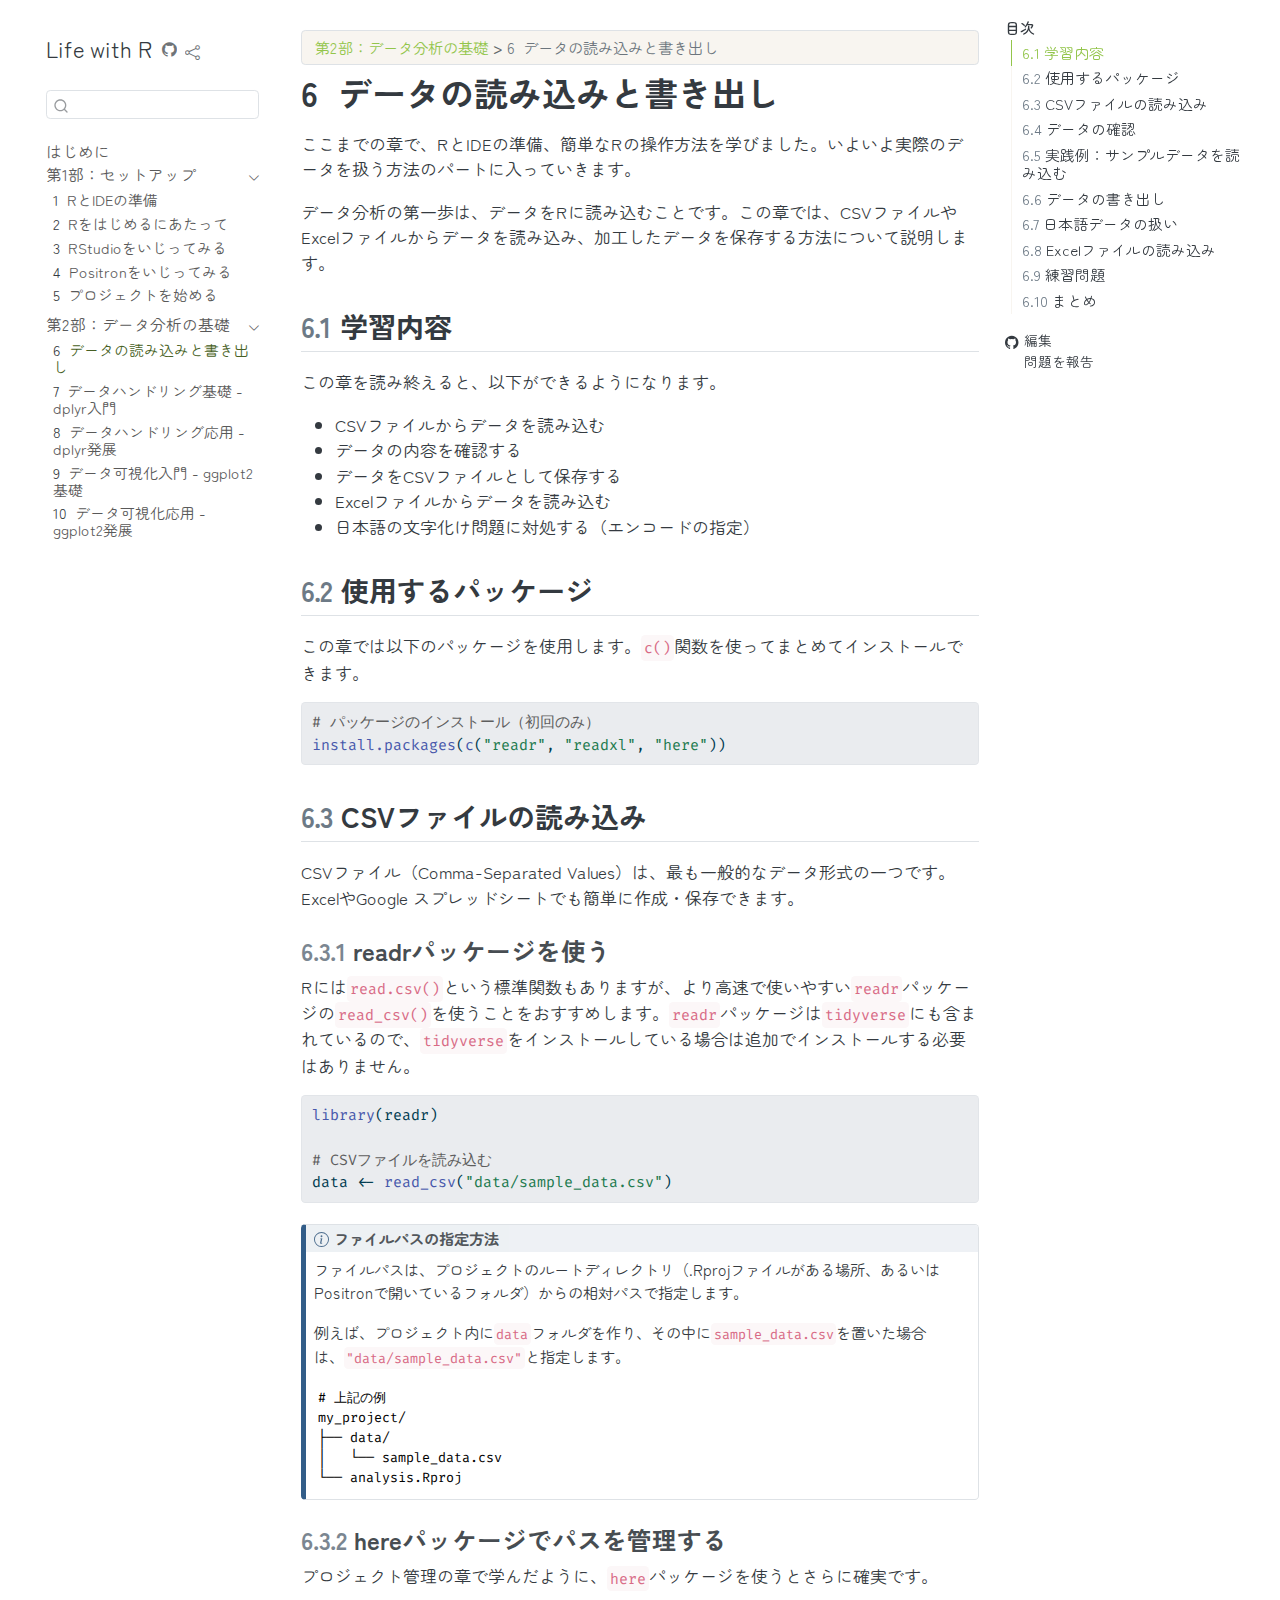
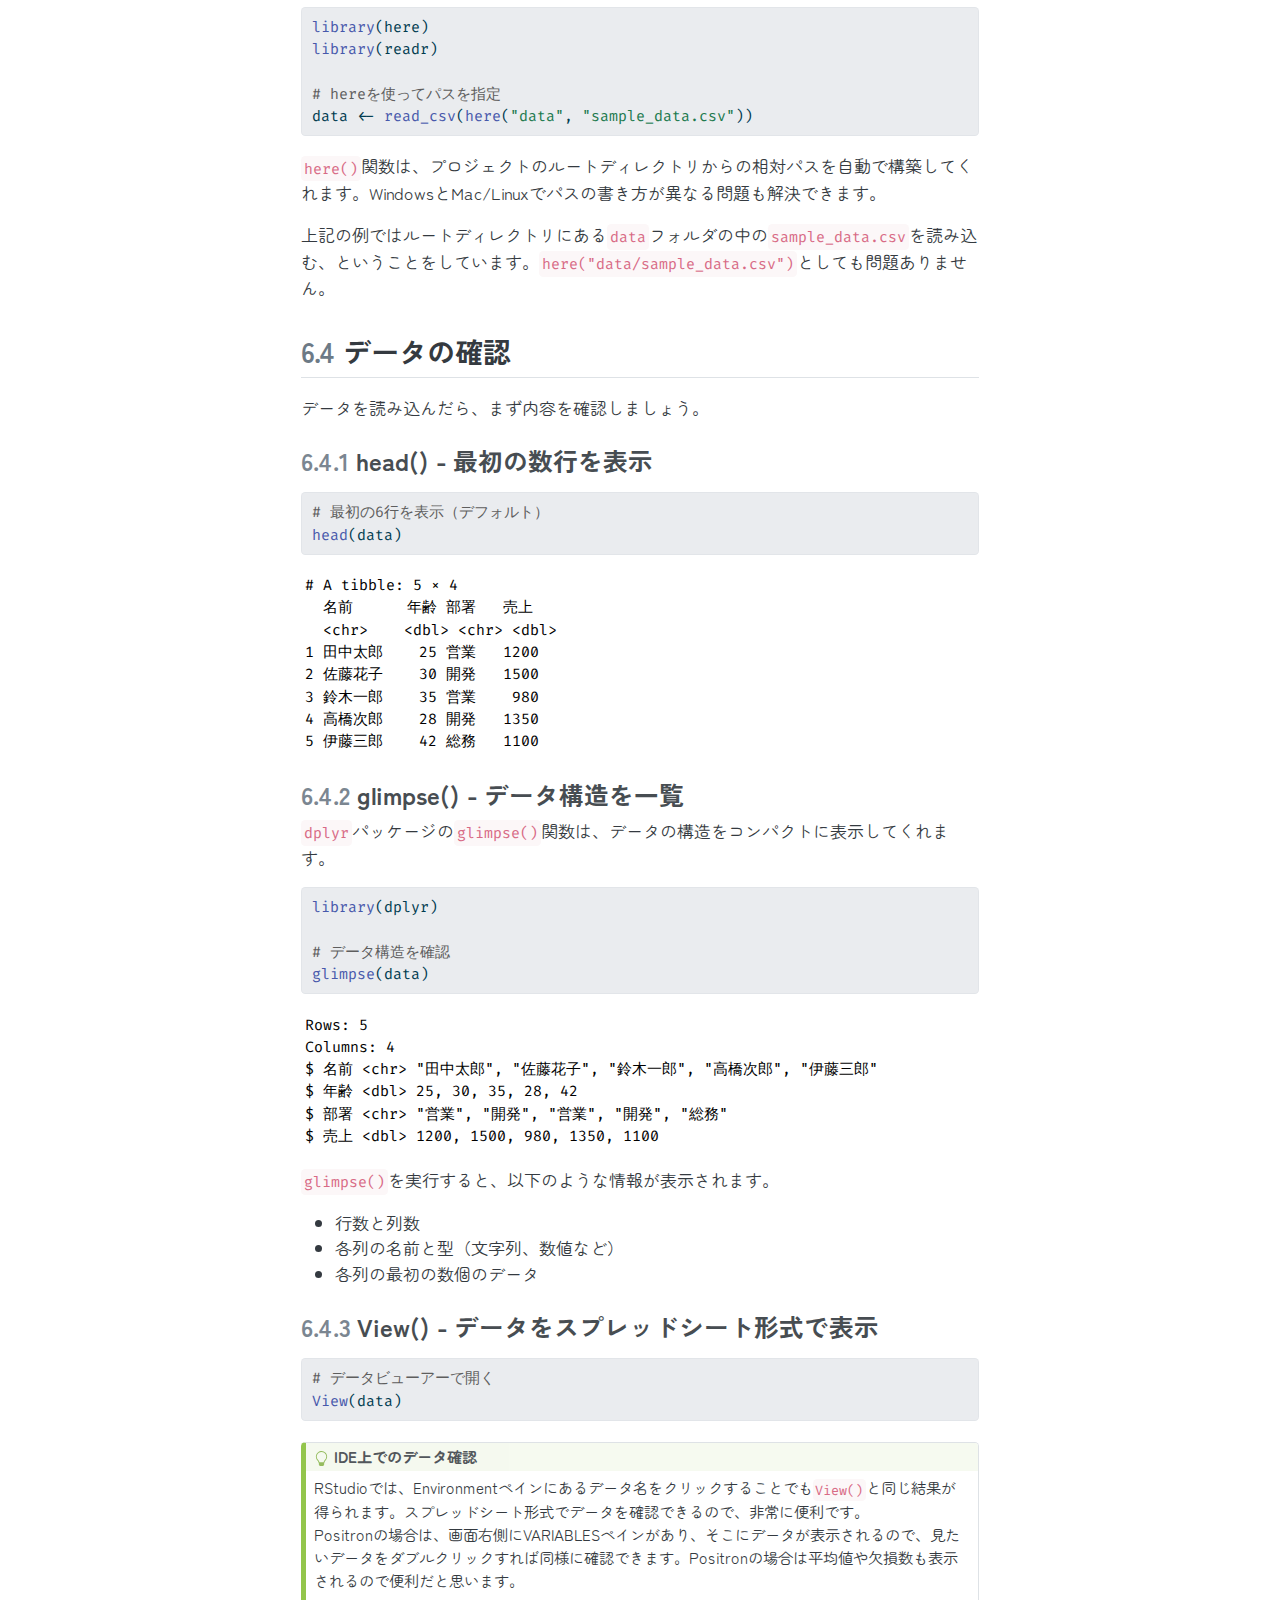
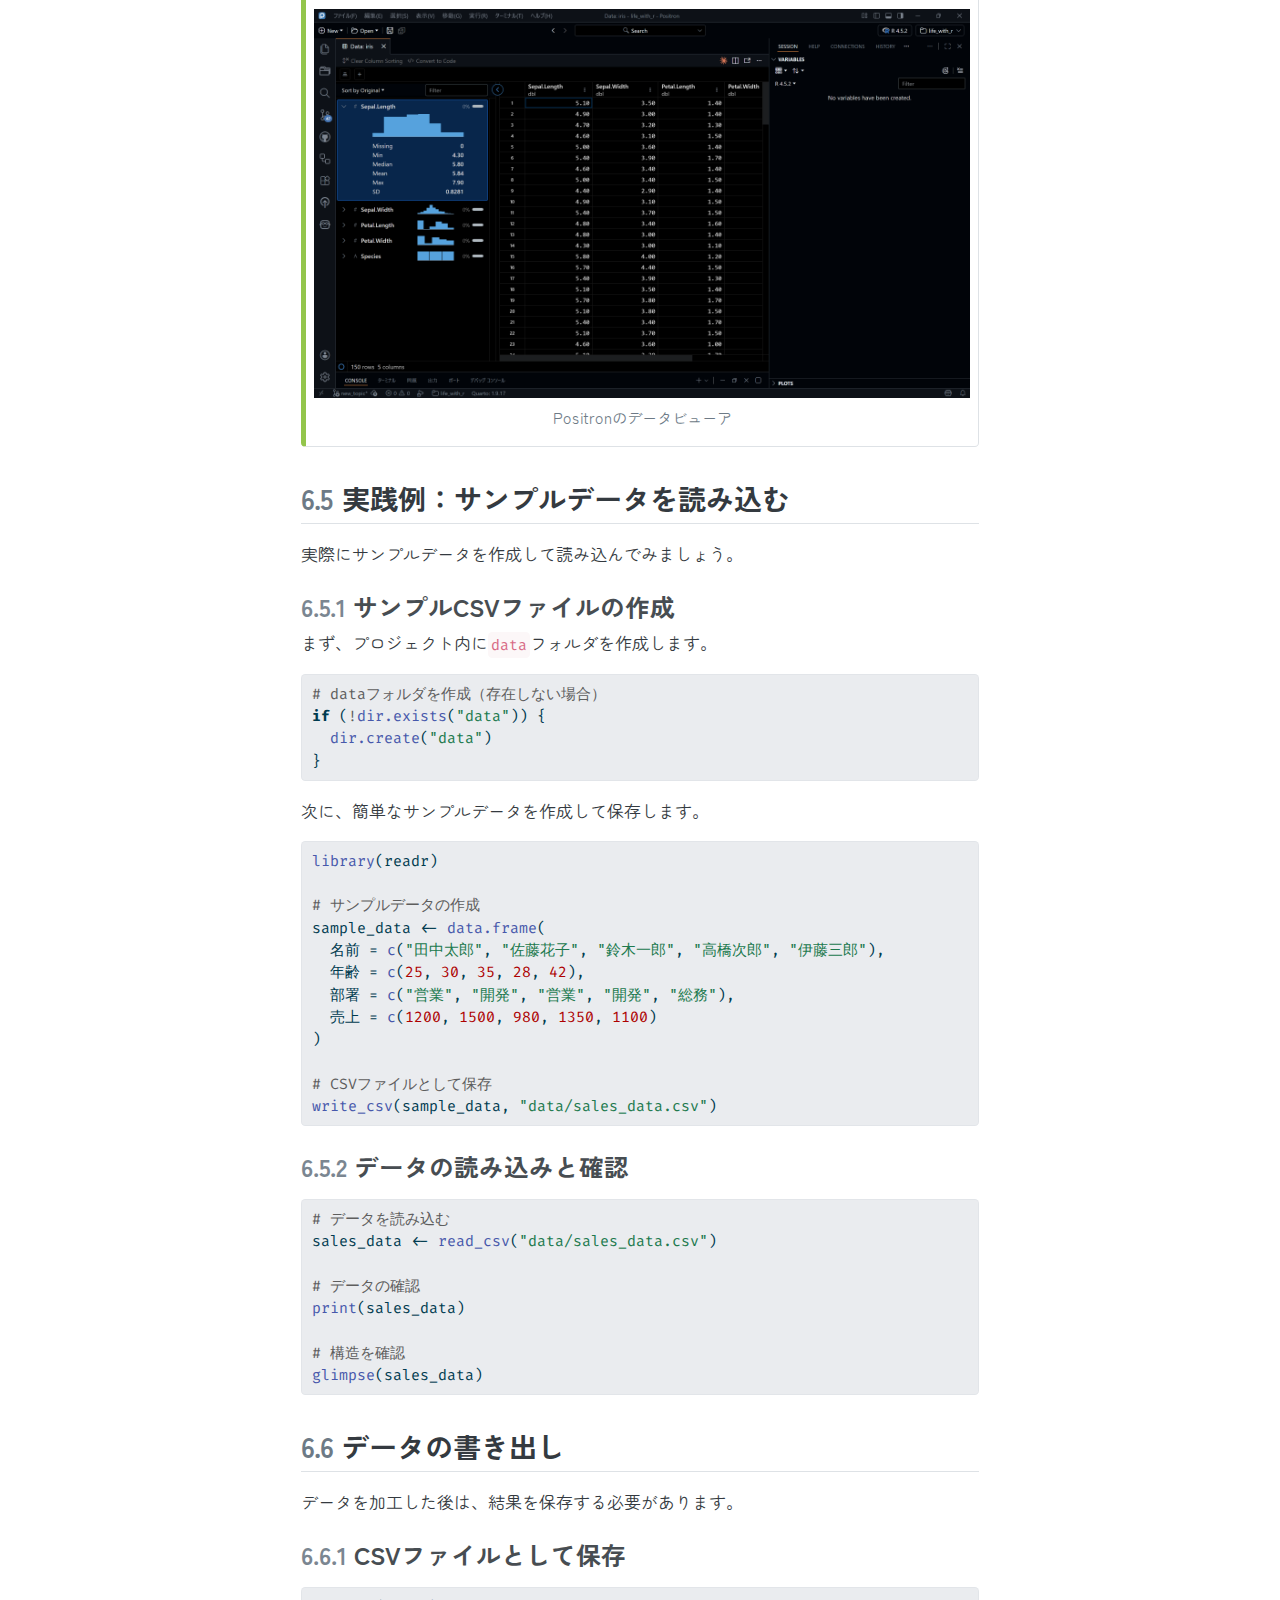
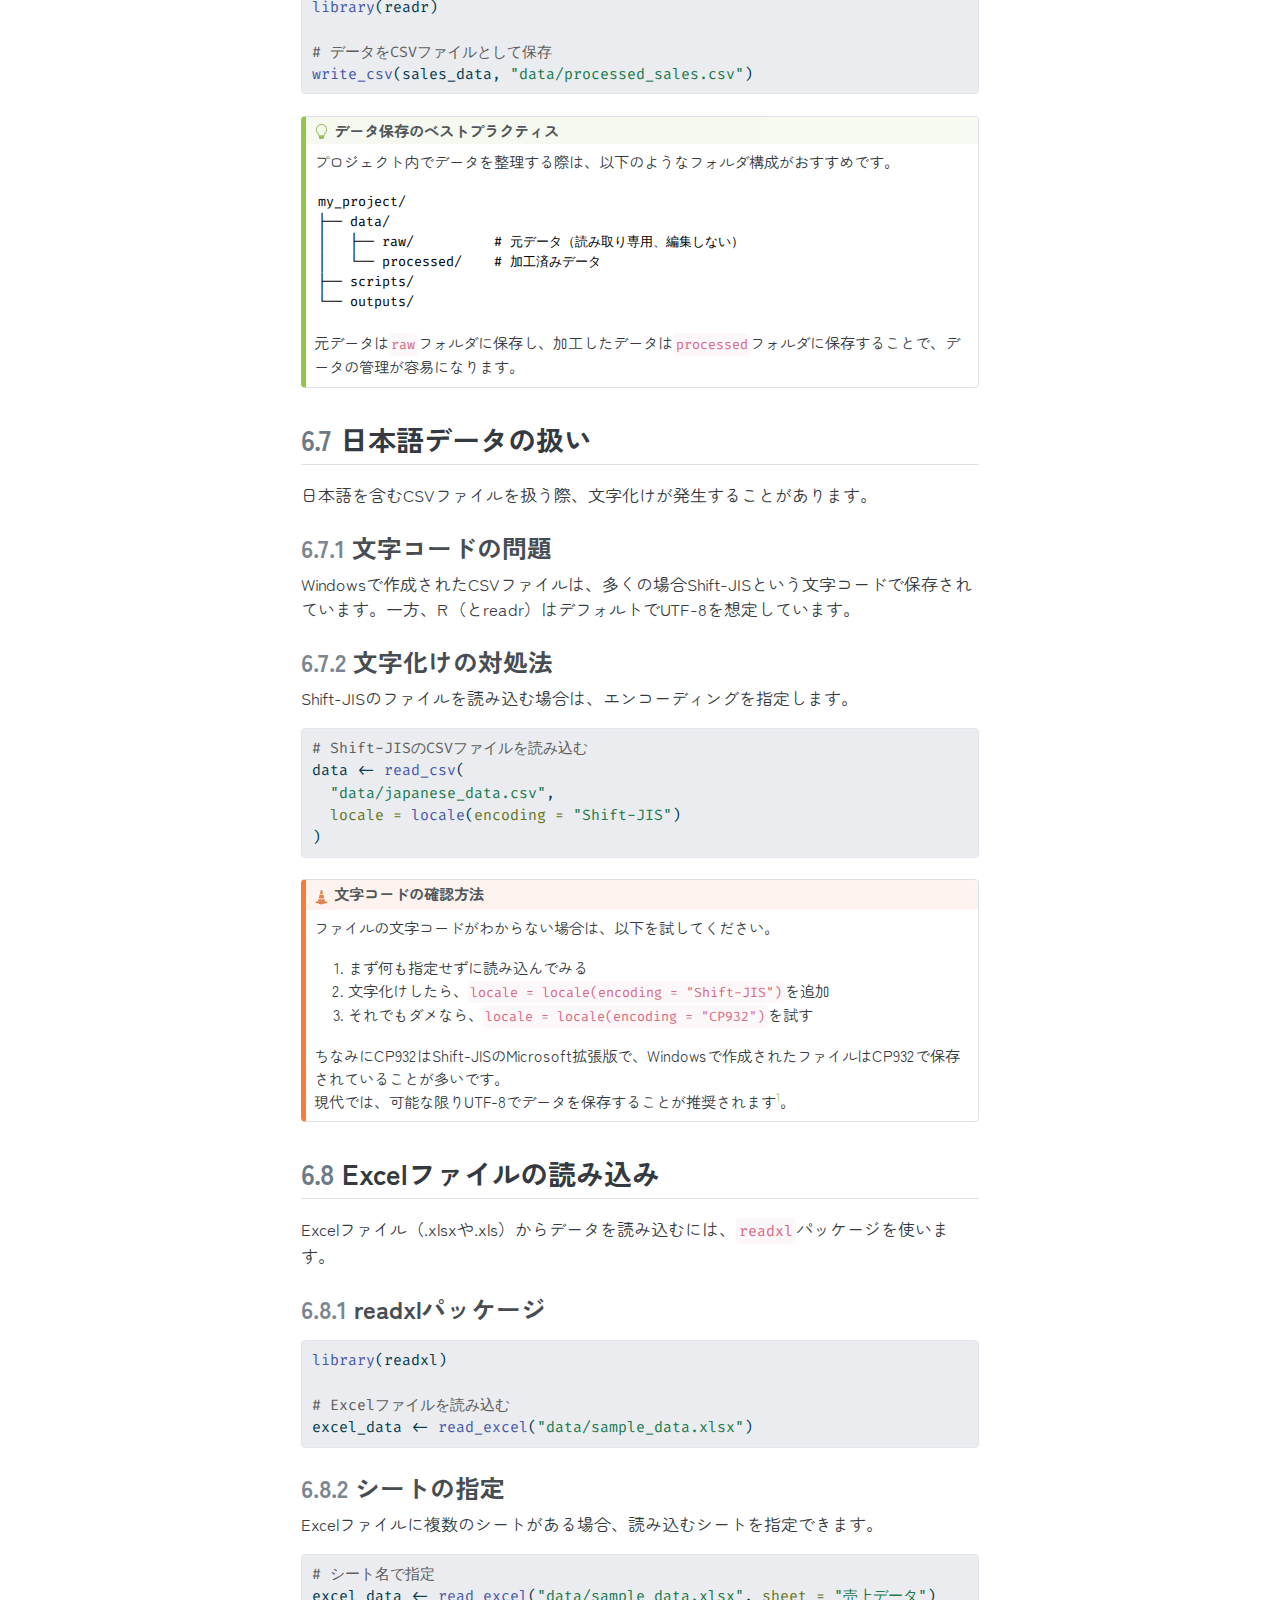
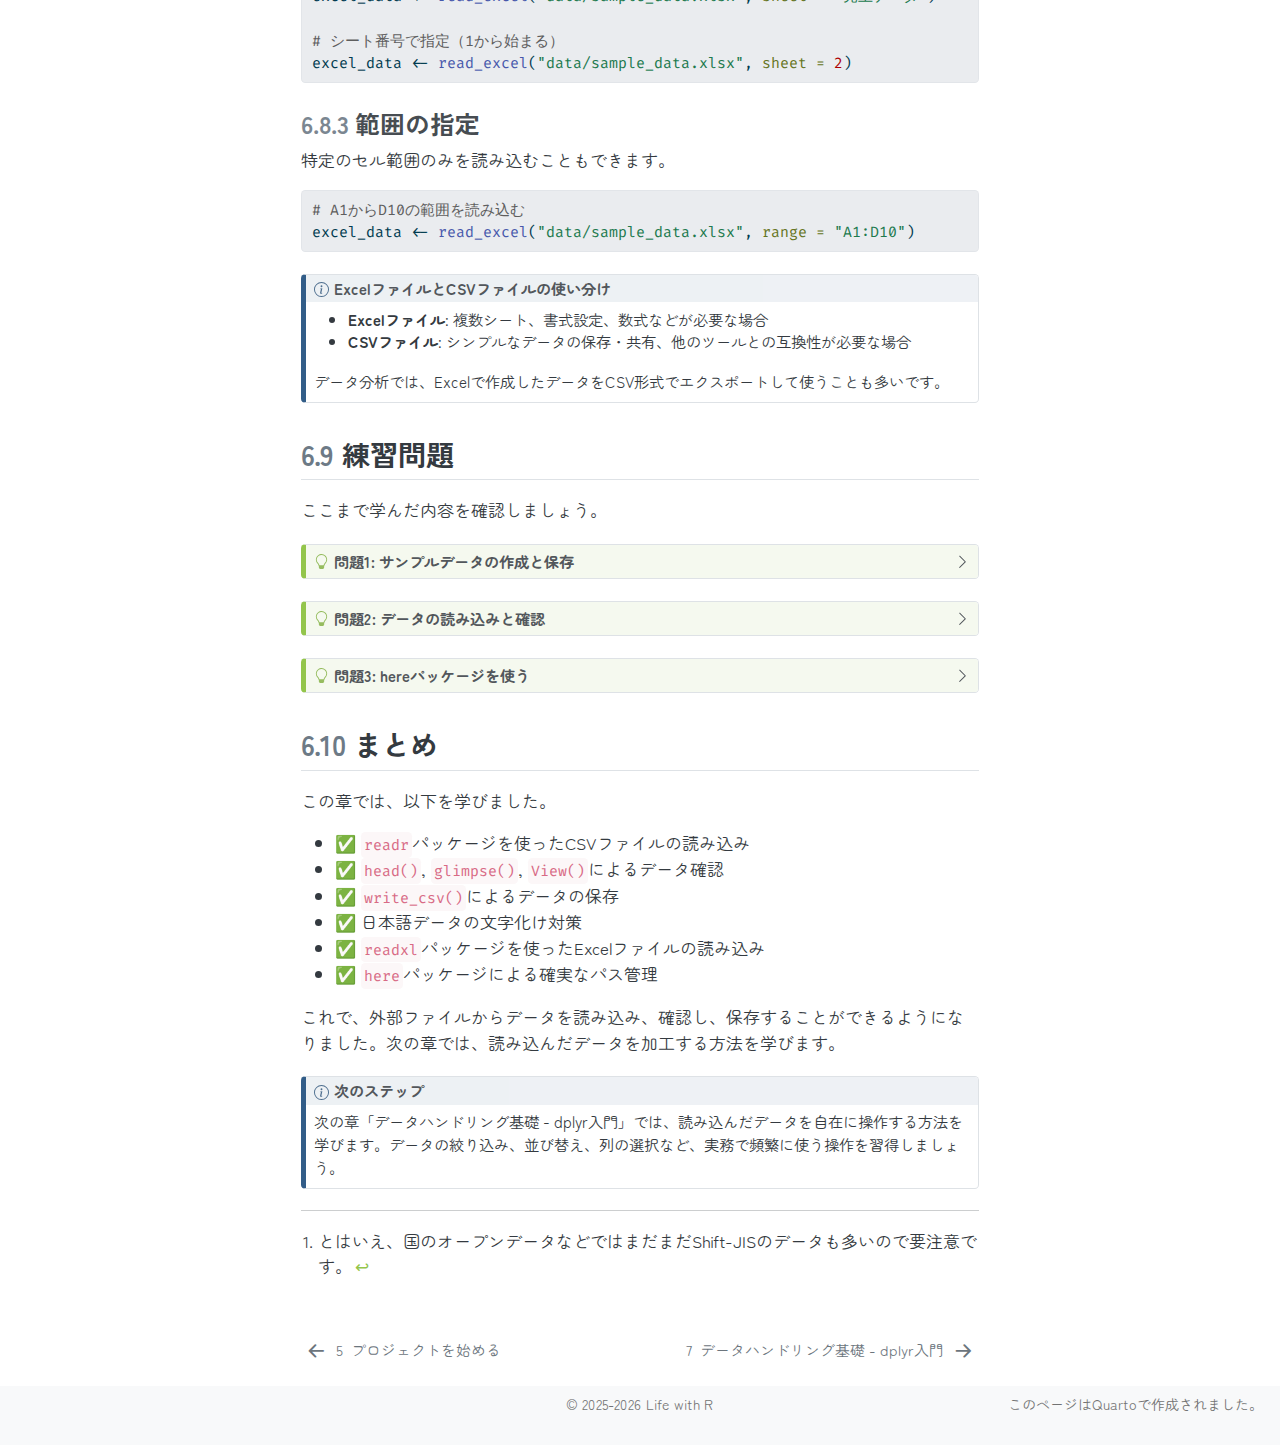
<file: data_io.html>
<!DOCTYPE html>
<html xmlns="http://www.w3.org/1999/xhtml" lang="en" xml:lang="en"><head>

<meta charset="utf-8">
<meta name="generator" content="quarto-1.9.20">

<meta name="viewport" content="width=device-width, initial-scale=1.0, user-scalable=yes">

<meta name="description" content="Rを始めて使う方への入門書">

<title>6&nbsp; データの読み込みと書き出し – Life with R</title>
<style>
/* Default styles provided by pandoc.
** See https://pandoc.org/MANUAL.html#variables-for-html for config info.
*/
code{white-space: pre-wrap;}
span.smallcaps{font-variant: small-caps;}
div.columns{display: flex; gap: min(4vw, 1.5em);}
div.column{flex: auto; overflow-x: auto;}
div.hanging-indent{margin-left: 1.5em; text-indent: -1.5em;}
ul.task-list{list-style: none;}
ul.task-list li input[type="checkbox"] {
  width: 0.8em;
  margin: 0 0.8em 0.2em -1em; /* quarto-specific, see https://github.com/quarto-dev/quarto-cli/issues/4556 */ 
  vertical-align: middle;
}
/* CSS for syntax highlighting */
html { -webkit-text-size-adjust: 100%; }
pre > code.sourceCode { white-space: pre; position: relative; }
pre > code.sourceCode > span { display: inline-block; line-height: 1.25; }
pre > code.sourceCode > span:empty { height: 1.2em; }
.sourceCode { overflow: visible; }
code.sourceCode > span { color: inherit; text-decoration: inherit; }
div.sourceCode { margin: 1em 0; }
pre.sourceCode { margin: 0; }
@media screen {
div.sourceCode { overflow: auto; }
}
@media print {
pre > code.sourceCode { white-space: pre-wrap; }
pre > code.sourceCode > span { text-indent: -5em; padding-left: 5em; }
}
pre.numberSource code
  { counter-reset: source-line 0; }
pre.numberSource code > span
  { position: relative; left: -4em; counter-increment: source-line; }
pre.numberSource code > span > a:first-child::before
  { content: counter(source-line);
    position: relative; left: -1em; text-align: right; vertical-align: baseline;
    border: none; display: inline-block;
    -webkit-touch-callout: none; -webkit-user-select: none;
    -khtml-user-select: none; -moz-user-select: none;
    -ms-user-select: none; user-select: none;
    padding: 0 4px; width: 4em;
  }
pre.numberSource { margin-left: 3em;  padding-left: 4px; }
div.sourceCode
  {   }
@media screen {
pre > code.sourceCode > span > a:first-child::before { text-decoration: underline; }
}
</style>


<script src="site_libs/quarto-nav/quarto-nav.js"></script>
<script src="site_libs/quarto-nav/headroom.min.js"></script>
<script src="site_libs/clipboard/clipboard.min.js"></script>
<script src="site_libs/quarto-search/autocomplete.umd.js"></script>
<script src="site_libs/quarto-search/fuse.min.js"></script>
<script src="site_libs/quarto-search/quarto-search.js"></script>
<meta name="quarto:offset" content="./">
<link href="./data_wrangling_basic.html" rel="next">
<link href="./start_project.html" rel="prev">
<link href="./assets/icons/abe-r.png" rel="icon" type="image/png">
<script src="site_libs/quarto-html/quarto.js" type="module"></script>
<script src="site_libs/quarto-html/tabsets/tabsets.js" type="module"></script>
<script src="site_libs/quarto-html/axe/axe-check.js" type="module"></script>
<script src="site_libs/quarto-html/popper.min.js"></script>
<script src="site_libs/quarto-html/tippy.umd.min.js"></script>
<script src="site_libs/quarto-html/anchor.min.js"></script>
<link href="site_libs/quarto-html/tippy.css" rel="stylesheet">
<link href="site_libs/quarto-html/quarto-syntax-highlighting-c71942d98dfb179c90dde172f45c29e1.css" rel="stylesheet" class="quarto-color-scheme" id="quarto-text-highlighting-styles">
<link href="site_libs/quarto-html/quarto-syntax-highlighting-dark-05b73876ec8e91609299e25bc831f6fc.css" rel="stylesheet" class="quarto-color-scheme quarto-color-alternate" id="quarto-text-highlighting-styles">
<link href="site_libs/quarto-html/quarto-syntax-highlighting-c71942d98dfb179c90dde172f45c29e1.css" rel="stylesheet" class="quarto-color-scheme-extra" id="quarto-text-highlighting-styles">
<script src="site_libs/bootstrap/bootstrap.min.js"></script>
<link href="site_libs/bootstrap/bootstrap-icons.css" rel="stylesheet">
<link href="site_libs/bootstrap/bootstrap-dc299dede90942e37665944e910ff25d.min.css" rel="stylesheet" append-hash="true" class="quarto-color-scheme" id="quarto-bootstrap" data-mode="light">
<link href="site_libs/bootstrap/bootstrap-dark-dc299dede90942e37665944e910ff25d.min.css" rel="stylesheet" append-hash="true" class="quarto-color-scheme quarto-color-alternate" id="quarto-bootstrap" data-mode="light">
<link href="site_libs/bootstrap/bootstrap-dc299dede90942e37665944e910ff25d.min.css" rel="stylesheet" append-hash="true" class="quarto-color-scheme-extra" id="quarto-bootstrap" data-mode="light">
<script id="quarto-search-options" type="application/json">{
  "location": "sidebar",
  "copy-button": false,
  "collapse-after": 3,
  "panel-placement": "start",
  "type": "textbox",
  "limit": 50,
  "keyboard-shortcut": [
    "f",
    "/",
    "s"
  ],
  "show-item-context": false,
  "language": {
    "search-no-results-text": "一致なし",
    "search-matching-documents-text": "一致した文書",
    "search-copy-link-title": "検索へのリンクをコピー",
    "search-hide-matches-text": "追加の検索結果を非表示",
    "search-more-match-text": "追加の検索結果",
    "search-more-matches-text": "追加の検索結果",
    "search-clear-button-title": "消去",
    "search-text-placeholder": "",
    "search-detached-cancel-button-title": "取消",
    "search-submit-button-title": "検索",
    "search-label": "サーチ"
  }
}</script>
<script async="" src="https://www.googletagmanager.com/gtag/js?id=G-KN42DSQ0YN"></script>

<script type="text/javascript">

window.dataLayer = window.dataLayer || [];
function gtag(){dataLayer.push(arguments);}
gtag('js', new Date());
gtag('config', 'G-KN42DSQ0YN', { 'anonymize_ip': true});
</script>


</head>

<body class="nav-sidebar floating quarto-light">

<div id="quarto-search-results"></div>
  <header id="quarto-header" class="headroom fixed-top">
  <nav class="quarto-secondary-nav">
    <div class="container-fluid d-flex">
      <button type="button" class="quarto-btn-toggle btn" data-bs-toggle="collapse" role="button" data-bs-target=".quarto-sidebar-collapse-item" aria-controls="quarto-sidebar" aria-expanded="false" aria-label="サイドバーを切り替える" onclick="if (window.quartoToggleHeadroom) { window.quartoToggleHeadroom(); }">
        <i class="bi bi-layout-text-sidebar-reverse"></i>
      </button>
        <nav class="quarto-page-breadcrumbs" aria-label="breadcrumb"><ol class="breadcrumb"><li class="breadcrumb-item"><a href="./data_io.html">第2部：データ分析の基礎</a></li><li class="breadcrumb-item"><a href="./data_io.html"><span class="chapter-number">6</span>&nbsp; <span class="chapter-title">データの読み込みと書き出し</span></a></li></ol></nav>
        <a class="flex-grow-1" role="navigation" data-bs-toggle="collapse" data-bs-target=".quarto-sidebar-collapse-item" aria-controls="quarto-sidebar" aria-expanded="false" aria-label="サイドバーを切り替える" onclick="if (window.quartoToggleHeadroom) { window.quartoToggleHeadroom(); }">      
        </a>
      <button type="button" class="btn quarto-search-button" aria-label="サーチ" onclick="window.quartoOpenSearch();">
        <i class="bi bi-search"></i>
      </button>
    </div>
  </nav>
</header>
<!-- content -->
<div id="quarto-content" class="quarto-container page-columns page-rows-contents page-layout-article">
<!-- sidebar -->
  <nav id="quarto-sidebar" class="sidebar collapse collapse-horizontal quarto-sidebar-collapse-item sidebar-navigation floating overflow-auto">
    <div class="pt-lg-2 mt-2 text-left sidebar-header">
    <div class="sidebar-title mb-0 py-0">
      <a href="./">Life with R</a> 
        <div class="sidebar-tools-main">
    <a href="https://github.com/yo5uke/life-with-r" title="ソースコード" class="quarto-navigation-tool px-1" aria-label="ソースコード"><i class="bi bi-github"></i></a>
    <div class="dropdown">
      <a href="" title="Share" id="quarto-navigation-tool-dropdown-0" class="quarto-navigation-tool dropdown-toggle px-1" data-bs-toggle="dropdown" aria-expanded="false" role="link" aria-label="Share"><i class="bi bi-share"></i></a>
      <ul class="dropdown-menu" aria-labelledby="quarto-navigation-tool-dropdown-0">
          <li>
            <a class="dropdown-item sidebar-tools-main-item" href="https://twitter.com/intent/tweet?url=|url|">
              <i class="bi bi-twitter pe-1"></i>
            Twitter
            </a>
          </li>
          <li>
            <a class="dropdown-item sidebar-tools-main-item" href="https://www.facebook.com/sharer/sharer.php?u=|url|">
              <i class="bi bi-facebook pe-1"></i>
            Facebook
            </a>
          </li>
          <li>
            <a class="dropdown-item sidebar-tools-main-item" href="https://www.linkedin.com/sharing/share-offsite/?url=|url|">
              <i class="bi bi-linkedin pe-1"></i>
            LinkedIn
            </a>
          </li>
      </ul>
    </div>
</div>
    </div>
      </div>
        <div class="mt-2 flex-shrink-0 align-items-center">
        <div class="sidebar-search">
        <div id="quarto-search" class="" title="サーチ"></div>
        </div>
        </div>
    <div class="sidebar-menu-container"> 
    <ul class="list-unstyled mt-1">
        <li class="sidebar-item">
  <div class="sidebar-item-container"> 
  <a href="./index.html" class="sidebar-item-text sidebar-link">
 <span class="menu-text">はじめに</span></a>
  </div>
</li>
        <li class="sidebar-item sidebar-item-section">
      <div class="sidebar-item-container"> 
            <a class="sidebar-item-text sidebar-link text-start" data-bs-toggle="collapse" data-bs-target="#quarto-sidebar-section-1" role="navigation" aria-expanded="true">
 <span class="menu-text">第1部：セットアップ</span></a>
          <a class="sidebar-item-toggle text-start" data-bs-toggle="collapse" data-bs-target="#quarto-sidebar-section-1" role="navigation" aria-expanded="true" aria-label="セクションを切り替え">
            <i class="bi bi-chevron-right ms-2"></i>
          </a> 
      </div>
      <ul id="quarto-sidebar-section-1" class="collapse list-unstyled sidebar-section depth1 show">  
          <li class="sidebar-item">
  <div class="sidebar-item-container"> 
  <a href="./install.html" class="sidebar-item-text sidebar-link">
 <span class="menu-text"><span class="chapter-number">1</span>&nbsp; <span class="chapter-title">RとIDEの準備</span></span></a>
  </div>
</li>
          <li class="sidebar-item">
  <div class="sidebar-item-container"> 
  <a href="./common.html" class="sidebar-item-text sidebar-link">
 <span class="menu-text"><span class="chapter-number">2</span>&nbsp; <span class="chapter-title">Rをはじめるにあたって</span></span></a>
  </div>
</li>
          <li class="sidebar-item">
  <div class="sidebar-item-container"> 
  <a href="./try_rstudio.html" class="sidebar-item-text sidebar-link">
 <span class="menu-text"><span class="chapter-number">3</span>&nbsp; <span class="chapter-title">RStudioをいじってみる</span></span></a>
  </div>
</li>
          <li class="sidebar-item">
  <div class="sidebar-item-container"> 
  <a href="./try_positron.html" class="sidebar-item-text sidebar-link">
 <span class="menu-text"><span class="chapter-number">4</span>&nbsp; <span class="chapter-title">Positronをいじってみる</span></span></a>
  </div>
</li>
          <li class="sidebar-item">
  <div class="sidebar-item-container"> 
  <a href="./start_project.html" class="sidebar-item-text sidebar-link">
 <span class="menu-text"><span class="chapter-number">5</span>&nbsp; <span class="chapter-title">プロジェクトを始める</span></span></a>
  </div>
</li>
      </ul>
  </li>
        <li class="sidebar-item sidebar-item-section">
      <div class="sidebar-item-container"> 
            <a class="sidebar-item-text sidebar-link text-start" data-bs-toggle="collapse" data-bs-target="#quarto-sidebar-section-2" role="navigation" aria-expanded="true">
 <span class="menu-text">第2部：データ分析の基礎</span></a>
          <a class="sidebar-item-toggle text-start" data-bs-toggle="collapse" data-bs-target="#quarto-sidebar-section-2" role="navigation" aria-expanded="true" aria-label="セクションを切り替え">
            <i class="bi bi-chevron-right ms-2"></i>
          </a> 
      </div>
      <ul id="quarto-sidebar-section-2" class="collapse list-unstyled sidebar-section depth1 show">  
          <li class="sidebar-item">
  <div class="sidebar-item-container"> 
  <a href="./data_io.html" class="sidebar-item-text sidebar-link active">
 <span class="menu-text"><span class="chapter-number">6</span>&nbsp; <span class="chapter-title">データの読み込みと書き出し</span></span></a>
  </div>
</li>
          <li class="sidebar-item">
  <div class="sidebar-item-container"> 
  <a href="./data_wrangling_basic.html" class="sidebar-item-text sidebar-link">
 <span class="menu-text"><span class="chapter-number">7</span>&nbsp; <span class="chapter-title">データハンドリング基礎 - dplyr入門</span></span></a>
  </div>
</li>
          <li class="sidebar-item">
  <div class="sidebar-item-container"> 
  <a href="./data_wrangling_advanced.html" class="sidebar-item-text sidebar-link">
 <span class="menu-text"><span class="chapter-number">8</span>&nbsp; <span class="chapter-title">データハンドリング応用 - dplyr発展</span></span></a>
  </div>
</li>
          <li class="sidebar-item">
  <div class="sidebar-item-container"> 
  <a href="./visualization_basic.html" class="sidebar-item-text sidebar-link">
 <span class="menu-text"><span class="chapter-number">9</span>&nbsp; <span class="chapter-title">データ可視化入門 - ggplot2基礎</span></span></a>
  </div>
</li>
          <li class="sidebar-item">
  <div class="sidebar-item-container"> 
  <a href="./visualization_advanced.html" class="sidebar-item-text sidebar-link">
 <span class="menu-text"><span class="chapter-number">10</span>&nbsp; <span class="chapter-title">データ可視化応用 - ggplot2発展</span></span></a>
  </div>
</li>
      </ul>
  </li>
    </ul>
    </div>
</nav>
<div id="quarto-sidebar-glass" class="quarto-sidebar-collapse-item" data-bs-toggle="collapse" data-bs-target=".quarto-sidebar-collapse-item"></div>
<!-- margin-sidebar -->
    <div id="quarto-margin-sidebar" class="sidebar margin-sidebar">
        <nav id="TOC" role="doc-toc" class="toc-active">
    <h2 id="toc-title">目次</h2>
   
  <ul>
  <li><a href="#学習内容" id="toc-学習内容" class="nav-link active" data-scroll-target="#学習内容"><span class="header-section-number">6.1</span> 学習内容</a></li>
  <li><a href="#使用するパッケージ" id="toc-使用するパッケージ" class="nav-link" data-scroll-target="#使用するパッケージ"><span class="header-section-number">6.2</span> 使用するパッケージ</a></li>
  <li><a href="#csvファイルの読み込み" id="toc-csvファイルの読み込み" class="nav-link" data-scroll-target="#csvファイルの読み込み"><span class="header-section-number">6.3</span> CSVファイルの読み込み</a>
  <ul class="collapse">
  <li><a href="#readrパッケージを使う" id="toc-readrパッケージを使う" class="nav-link" data-scroll-target="#readrパッケージを使う"><span class="header-section-number">6.3.1</span> readrパッケージを使う</a></li>
  <li><a href="#hereパッケージでパスを管理する" id="toc-hereパッケージでパスを管理する" class="nav-link" data-scroll-target="#hereパッケージでパスを管理する"><span class="header-section-number">6.3.2</span> hereパッケージでパスを管理する</a></li>
  </ul></li>
  <li><a href="#データの確認" id="toc-データの確認" class="nav-link" data-scroll-target="#データの確認"><span class="header-section-number">6.4</span> データの確認</a>
  <ul class="collapse">
  <li><a href="#head---最初の数行を表示" id="toc-head---最初の数行を表示" class="nav-link" data-scroll-target="#head---最初の数行を表示"><span class="header-section-number">6.4.1</span> head() - 最初の数行を表示</a></li>
  <li><a href="#glimpse---データ構造を一覧" id="toc-glimpse---データ構造を一覧" class="nav-link" data-scroll-target="#glimpse---データ構造を一覧"><span class="header-section-number">6.4.2</span> glimpse() - データ構造を一覧</a></li>
  <li><a href="#view---データをスプレッドシート形式で表示" id="toc-view---データをスプレッドシート形式で表示" class="nav-link" data-scroll-target="#view---データをスプレッドシート形式で表示"><span class="header-section-number">6.4.3</span> View() - データをスプレッドシート形式で表示</a></li>
  </ul></li>
  <li><a href="#実践例サンプルデータを読み込む" id="toc-実践例サンプルデータを読み込む" class="nav-link" data-scroll-target="#実践例サンプルデータを読み込む"><span class="header-section-number">6.5</span> 実践例：サンプルデータを読み込む</a>
  <ul class="collapse">
  <li><a href="#サンプルcsvファイルの作成" id="toc-サンプルcsvファイルの作成" class="nav-link" data-scroll-target="#サンプルcsvファイルの作成"><span class="header-section-number">6.5.1</span> サンプルCSVファイルの作成</a></li>
  <li><a href="#データの読み込みと確認" id="toc-データの読み込みと確認" class="nav-link" data-scroll-target="#データの読み込みと確認"><span class="header-section-number">6.5.2</span> データの読み込みと確認</a></li>
  </ul></li>
  <li><a href="#データの書き出し" id="toc-データの書き出し" class="nav-link" data-scroll-target="#データの書き出し"><span class="header-section-number">6.6</span> データの書き出し</a>
  <ul class="collapse">
  <li><a href="#csvファイルとして保存" id="toc-csvファイルとして保存" class="nav-link" data-scroll-target="#csvファイルとして保存"><span class="header-section-number">6.6.1</span> CSVファイルとして保存</a></li>
  </ul></li>
  <li><a href="#日本語データの扱い" id="toc-日本語データの扱い" class="nav-link" data-scroll-target="#日本語データの扱い"><span class="header-section-number">6.7</span> 日本語データの扱い</a>
  <ul class="collapse">
  <li><a href="#文字コードの問題" id="toc-文字コードの問題" class="nav-link" data-scroll-target="#文字コードの問題"><span class="header-section-number">6.7.1</span> 文字コードの問題</a></li>
  <li><a href="#文字化けの対処法" id="toc-文字化けの対処法" class="nav-link" data-scroll-target="#文字化けの対処法"><span class="header-section-number">6.7.2</span> 文字化けの対処法</a></li>
  </ul></li>
  <li><a href="#excelファイルの読み込み" id="toc-excelファイルの読み込み" class="nav-link" data-scroll-target="#excelファイルの読み込み"><span class="header-section-number">6.8</span> Excelファイルの読み込み</a>
  <ul class="collapse">
  <li><a href="#readxlパッケージ" id="toc-readxlパッケージ" class="nav-link" data-scroll-target="#readxlパッケージ"><span class="header-section-number">6.8.1</span> readxlパッケージ</a></li>
  <li><a href="#シートの指定" id="toc-シートの指定" class="nav-link" data-scroll-target="#シートの指定"><span class="header-section-number">6.8.2</span> シートの指定</a></li>
  <li><a href="#範囲の指定" id="toc-範囲の指定" class="nav-link" data-scroll-target="#範囲の指定"><span class="header-section-number">6.8.3</span> 範囲の指定</a></li>
  </ul></li>
  <li><a href="#練習問題" id="toc-練習問題" class="nav-link" data-scroll-target="#練習問題"><span class="header-section-number">6.9</span> 練習問題</a></li>
  <li><a href="#まとめ" id="toc-まとめ" class="nav-link" data-scroll-target="#まとめ"><span class="header-section-number">6.10</span> まとめ</a></li>
  </ul>
<div class="toc-actions"><ul><li><a href="https://github.com/yo5uke/life-with-r/edit/main/data_io.qmd" class="toc-action"><i class="bi bi-github"></i>編集</a></li><li><a href="https://github.com/yo5uke/life-with-r/issues" class="toc-action"><i class="bi empty"></i>問題を報告</a></li></ul></div></nav>
    </div>
<!-- main -->
<main class="content" id="quarto-document-content">

<header id="title-block-header" class="quarto-title-block default"><nav class="quarto-page-breadcrumbs quarto-title-breadcrumbs d-none d-lg-block" aria-label="breadcrumb"><ol class="breadcrumb"><li class="breadcrumb-item"><a href="./data_io.html">第2部：データ分析の基礎</a></li><li class="breadcrumb-item"><a href="./data_io.html"><span class="chapter-number">6</span>&nbsp; <span class="chapter-title">データの読み込みと書き出し</span></a></li></ol></nav>
<div class="quarto-title">
<h1 class="title"><span class="chapter-number">6</span>&nbsp; <span class="chapter-title">データの読み込みと書き出し</span></h1>
</div>



<div class="quarto-title-meta">

    
  
    
  </div>
  


</header>


<p>ここまでの章で、RとIDEの準備、簡単なRの操作方法を学びました。いよいよ実際のデータを扱う方法のパートに入っていきます。</p>
<p>データ分析の第一歩は、データをRに読み込むことです。この章では、CSVファイルやExcelファイルからデータを読み込み、加工したデータを保存する方法について説明します。</p>
<section id="学習内容" class="level2" data-number="6.1">
<h2 data-number="6.1" class="anchored" data-anchor-id="学習内容"><span class="header-section-number">6.1</span> 学習内容</h2>
<p>この章を読み終えると、以下ができるようになります。</p>
<ul>
<li>CSVファイルからデータを読み込む</li>
<li>データの内容を確認する</li>
<li>データをCSVファイルとして保存する</li>
<li>Excelファイルからデータを読み込む</li>
<li>日本語の文字化け問題に対処する（エンコードの指定）</li>
</ul>
</section>
<section id="使用するパッケージ" class="level2" data-number="6.2">
<h2 data-number="6.2" class="anchored" data-anchor-id="使用するパッケージ"><span class="header-section-number">6.2</span> 使用するパッケージ</h2>
<p>この章では以下のパッケージを使用します。<code>c()</code>関数を使ってまとめてインストールできます。</p>
<div class="code-copy-outer-scaffold"><div class="sourceCode" id="cb1"><pre class="sourceCode r code-with-copy"><code class="sourceCode r"><span id="cb1-1"><a href="#cb1-1" aria-hidden="true" tabindex="-1"></a><span class="co"># パッケージのインストール（初回のみ）</span></span>
<span id="cb1-2"><a href="#cb1-2" aria-hidden="true" tabindex="-1"></a><span class="fu">install.packages</span>(<span class="fu">c</span>(<span class="st">"readr"</span>, <span class="st">"readxl"</span>, <span class="st">"here"</span>))</span></code></pre></div><button title="コピー" class="code-copy-button"><i class="bi"></i></button></div>
</section>
<section id="csvファイルの読み込み" class="level2" data-number="6.3">
<h2 data-number="6.3" class="anchored" data-anchor-id="csvファイルの読み込み"><span class="header-section-number">6.3</span> CSVファイルの読み込み</h2>
<p>CSVファイル（Comma-Separated Values）は、最も一般的なデータ形式の一つです。ExcelやGoogle スプレッドシートでも簡単に作成・保存できます。</p>
<section id="readrパッケージを使う" class="level3" data-number="6.3.1">
<h3 data-number="6.3.1" class="anchored" data-anchor-id="readrパッケージを使う"><span class="header-section-number">6.3.1</span> readrパッケージを使う</h3>
<p>Rには<code>read.csv()</code>という標準関数もありますが、より高速で使いやすい<code>readr</code>パッケージの<code>read_csv()</code>を使うことをおすすめします。<code>readr</code>パッケージは<code>tidyverse</code>にも含まれているので、<code>tidyverse</code>をインストールしている場合は追加でインストールする必要はありません。</p>
<div class="cell">
<div class="code-copy-outer-scaffold"><div class="sourceCode cell-code" id="cb2"><pre class="sourceCode r code-with-copy"><code class="sourceCode r"><span id="cb2-1"><a href="#cb2-1" aria-hidden="true" tabindex="-1"></a><span class="fu">library</span>(readr)</span>
<span id="cb2-2"><a href="#cb2-2" aria-hidden="true" tabindex="-1"></a></span>
<span id="cb2-3"><a href="#cb2-3" aria-hidden="true" tabindex="-1"></a><span class="co"># CSVファイルを読み込む</span></span>
<span id="cb2-4"><a href="#cb2-4" aria-hidden="true" tabindex="-1"></a>data <span class="ot">&lt;-</span> <span class="fu">read_csv</span>(<span class="st">"data/sample_data.csv"</span>)</span></code></pre></div><button title="コピー" class="code-copy-button"><i class="bi"></i></button></div>
</div>
<div class="callout callout-style-default callout-note callout-titled">
<div class="callout-header d-flex align-content-center">
<div class="callout-icon-container">
<i class="callout-icon"></i>
</div>
<div class="callout-title-container flex-fill">
<span class="screen-reader-only">ノート</span>ファイルパスの指定方法
</div>
</div>
<div class="callout-body-container callout-body">
<p>ファイルパスは、プロジェクトのルートディレクトリ（.Rprojファイルがある場所、あるいはPositronで開いているフォルダ）からの相対パスで指定します。</p>
<p>例えば、プロジェクト内に<code>data</code>フォルダを作り、その中に<code>sample_data.csv</code>を置いた場合は、<code>"data/sample_data.csv"</code>と指定します。</p>
<pre><code># 上記の例
my_project/
├── data/
│   └── sample_data.csv
└── analysis.Rproj</code></pre>
</div>
</div>
</section>
<section id="hereパッケージでパスを管理する" class="level3" data-number="6.3.2">
<h3 data-number="6.3.2" class="anchored" data-anchor-id="hereパッケージでパスを管理する"><span class="header-section-number">6.3.2</span> hereパッケージでパスを管理する</h3>
<p>プロジェクト管理の章で学んだように、<code>here</code>パッケージを使うとさらに確実です。</p>
<div class="cell">
<div class="code-copy-outer-scaffold"><div class="sourceCode cell-code" id="cb4"><pre class="sourceCode r code-with-copy"><code class="sourceCode r"><span id="cb4-1"><a href="#cb4-1" aria-hidden="true" tabindex="-1"></a><span class="fu">library</span>(here)</span>
<span id="cb4-2"><a href="#cb4-2" aria-hidden="true" tabindex="-1"></a><span class="fu">library</span>(readr)</span>
<span id="cb4-3"><a href="#cb4-3" aria-hidden="true" tabindex="-1"></a></span>
<span id="cb4-4"><a href="#cb4-4" aria-hidden="true" tabindex="-1"></a><span class="co"># hereを使ってパスを指定</span></span>
<span id="cb4-5"><a href="#cb4-5" aria-hidden="true" tabindex="-1"></a>data <span class="ot">&lt;-</span> <span class="fu">read_csv</span>(<span class="fu">here</span>(<span class="st">"data"</span>, <span class="st">"sample_data.csv"</span>))</span></code></pre></div><button title="コピー" class="code-copy-button"><i class="bi"></i></button></div>
</div>
<p><code>here()</code>関数は、プロジェクトのルートディレクトリからの相対パスを自動で構築してくれます。WindowsとMac/Linuxでパスの書き方が異なる問題も解決できます。</p>
<p>上記の例ではルートディレクトリにある<code>data</code>フォルダの中の<code>sample_data.csv</code>を読み込む、ということをしています。<code>here("data/sample_data.csv")</code>としても問題ありません。</p>
</section>
</section>
<section id="データの確認" class="level2" data-number="6.4">
<h2 data-number="6.4" class="anchored" data-anchor-id="データの確認"><span class="header-section-number">6.4</span> データの確認</h2>
<p>データを読み込んだら、まず内容を確認しましょう。</p>
<section id="head---最初の数行を表示" class="level3" data-number="6.4.1">
<h3 data-number="6.4.1" class="anchored" data-anchor-id="head---最初の数行を表示"><span class="header-section-number">6.4.1</span> head() - 最初の数行を表示</h3>
<div class="cell">
<div class="code-copy-outer-scaffold"><div class="sourceCode cell-code" id="cb5"><pre class="sourceCode r code-with-copy"><code class="sourceCode r"><span id="cb5-1"><a href="#cb5-1" aria-hidden="true" tabindex="-1"></a><span class="co"># 最初の6行を表示（デフォルト）</span></span>
<span id="cb5-2"><a href="#cb5-2" aria-hidden="true" tabindex="-1"></a><span class="fu">head</span>(data)</span></code></pre></div><button title="コピー" class="code-copy-button"><i class="bi"></i></button></div>
<div class="cell-output cell-output-stdout">
<pre><code># A tibble: 5 × 4
  名前      年齢 部署   売上
  &lt;chr&gt;    &lt;dbl&gt; &lt;chr&gt; &lt;dbl&gt;
1 田中太郎    25 営業   1200
2 佐藤花子    30 開発   1500
3 鈴木一郎    35 営業    980
4 高橋次郎    28 開発   1350
5 伊藤三郎    42 総務   1100</code></pre>
</div>
</div>
</section>
<section id="glimpse---データ構造を一覧" class="level3" data-number="6.4.2">
<h3 data-number="6.4.2" class="anchored" data-anchor-id="glimpse---データ構造を一覧"><span class="header-section-number">6.4.2</span> glimpse() - データ構造を一覧</h3>
<p><code>dplyr</code>パッケージの<code>glimpse()</code>関数は、データの構造をコンパクトに表示してくれます。</p>
<div class="cell">
<div class="code-copy-outer-scaffold"><div class="sourceCode cell-code" id="cb7"><pre class="sourceCode r code-with-copy"><code class="sourceCode r"><span id="cb7-1"><a href="#cb7-1" aria-hidden="true" tabindex="-1"></a><span class="fu">library</span>(dplyr)</span>
<span id="cb7-2"><a href="#cb7-2" aria-hidden="true" tabindex="-1"></a></span>
<span id="cb7-3"><a href="#cb7-3" aria-hidden="true" tabindex="-1"></a><span class="co"># データ構造を確認</span></span>
<span id="cb7-4"><a href="#cb7-4" aria-hidden="true" tabindex="-1"></a><span class="fu">glimpse</span>(data)</span></code></pre></div><button title="コピー" class="code-copy-button"><i class="bi"></i></button></div>
<div class="cell-output cell-output-stdout">
<pre><code>Rows: 5
Columns: 4
$ 名前 &lt;chr&gt; "田中太郎", "佐藤花子", "鈴木一郎", "高橋次郎", "伊藤三郎"
$ 年齢 &lt;dbl&gt; 25, 30, 35, 28, 42
$ 部署 &lt;chr&gt; "営業", "開発", "営業", "開発", "総務"
$ 売上 &lt;dbl&gt; 1200, 1500, 980, 1350, 1100</code></pre>
</div>
</div>
<p><code>glimpse()</code>を実行すると、以下のような情報が表示されます。</p>
<ul>
<li>行数と列数</li>
<li>各列の名前と型（文字列、数値など）</li>
<li>各列の最初の数個のデータ</li>
</ul>
</section>
<section id="view---データをスプレッドシート形式で表示" class="level3" data-number="6.4.3">
<h3 data-number="6.4.3" class="anchored" data-anchor-id="view---データをスプレッドシート形式で表示"><span class="header-section-number">6.4.3</span> View() - データをスプレッドシート形式で表示</h3>
<div class="cell">
<div class="code-copy-outer-scaffold"><div class="sourceCode cell-code" id="cb9"><pre class="sourceCode r code-with-copy"><code class="sourceCode r"><span id="cb9-1"><a href="#cb9-1" aria-hidden="true" tabindex="-1"></a><span class="co"># データビューアーで開く</span></span>
<span id="cb9-2"><a href="#cb9-2" aria-hidden="true" tabindex="-1"></a><span class="fu">View</span>(data)</span></code></pre></div><button title="コピー" class="code-copy-button"><i class="bi"></i></button></div>
</div>
<div class="callout callout-style-default callout-tip callout-titled">
<div class="callout-header d-flex align-content-center">
<div class="callout-icon-container">
<i class="callout-icon"></i>
</div>
<div class="callout-title-container flex-fill">
<span class="screen-reader-only">ヒント</span>IDE上でのデータ確認
</div>
</div>
<div class="callout-body-container callout-body">
<p>RStudioでは、Environmentペインにあるデータ名をクリックすることでも<code>View()</code>と同じ結果が得られます。スプレッドシート形式でデータを確認できるので、非常に便利です。<br>
Positronの場合は、画面右側にVARIABLESペインがあり、そこにデータが表示されるので、見たいデータをダブルクリックすれば同様に確認できます。Positronの場合は平均値や欠損数も表示されるので便利だと思います。</p>
<div class="quarto-figure quarto-figure-center">
<figure class="figure">
<p><img src="figures/data_io/data_viewer.png" class="img-fluid figure-img"></p>
<figcaption>Positronのデータビューア</figcaption>
</figure>
</div>
</div>
</div>
</section>
</section>
<section id="実践例サンプルデータを読み込む" class="level2" data-number="6.5">
<h2 data-number="6.5" class="anchored" data-anchor-id="実践例サンプルデータを読み込む"><span class="header-section-number">6.5</span> 実践例：サンプルデータを読み込む</h2>
<p>実際にサンプルデータを作成して読み込んでみましょう。</p>
<section id="サンプルcsvファイルの作成" class="level3" data-number="6.5.1">
<h3 data-number="6.5.1" class="anchored" data-anchor-id="サンプルcsvファイルの作成"><span class="header-section-number">6.5.1</span> サンプルCSVファイルの作成</h3>
<p>まず、プロジェクト内に<code>data</code>フォルダを作成します。</p>
<div class="cell">
<div class="code-copy-outer-scaffold"><div class="sourceCode cell-code" id="cb10"><pre class="sourceCode r code-with-copy"><code class="sourceCode r"><span id="cb10-1"><a href="#cb10-1" aria-hidden="true" tabindex="-1"></a><span class="co"># dataフォルダを作成（存在しない場合）</span></span>
<span id="cb10-2"><a href="#cb10-2" aria-hidden="true" tabindex="-1"></a><span class="cf">if</span> (<span class="sc">!</span><span class="fu">dir.exists</span>(<span class="st">"data"</span>)) {</span>
<span id="cb10-3"><a href="#cb10-3" aria-hidden="true" tabindex="-1"></a>  <span class="fu">dir.create</span>(<span class="st">"data"</span>)</span>
<span id="cb10-4"><a href="#cb10-4" aria-hidden="true" tabindex="-1"></a>}</span></code></pre></div><button title="コピー" class="code-copy-button"><i class="bi"></i></button></div>
</div>
<p>次に、簡単なサンプルデータを作成して保存します。</p>
<div class="cell">
<div class="code-copy-outer-scaffold"><div class="sourceCode cell-code" id="cb11"><pre class="sourceCode r code-with-copy"><code class="sourceCode r"><span id="cb11-1"><a href="#cb11-1" aria-hidden="true" tabindex="-1"></a><span class="fu">library</span>(readr)</span>
<span id="cb11-2"><a href="#cb11-2" aria-hidden="true" tabindex="-1"></a></span>
<span id="cb11-3"><a href="#cb11-3" aria-hidden="true" tabindex="-1"></a><span class="co"># サンプルデータの作成</span></span>
<span id="cb11-4"><a href="#cb11-4" aria-hidden="true" tabindex="-1"></a>sample_data <span class="ot">&lt;-</span> <span class="fu">data.frame</span>(</span>
<span id="cb11-5"><a href="#cb11-5" aria-hidden="true" tabindex="-1"></a>  名前 <span class="ot">=</span> <span class="fu">c</span>(<span class="st">"田中太郎"</span>, <span class="st">"佐藤花子"</span>, <span class="st">"鈴木一郎"</span>, <span class="st">"高橋次郎"</span>, <span class="st">"伊藤三郎"</span>),</span>
<span id="cb11-6"><a href="#cb11-6" aria-hidden="true" tabindex="-1"></a>  年齢 <span class="ot">=</span> <span class="fu">c</span>(<span class="dv">25</span>, <span class="dv">30</span>, <span class="dv">35</span>, <span class="dv">28</span>, <span class="dv">42</span>),</span>
<span id="cb11-7"><a href="#cb11-7" aria-hidden="true" tabindex="-1"></a>  部署 <span class="ot">=</span> <span class="fu">c</span>(<span class="st">"営業"</span>, <span class="st">"開発"</span>, <span class="st">"営業"</span>, <span class="st">"開発"</span>, <span class="st">"総務"</span>),</span>
<span id="cb11-8"><a href="#cb11-8" aria-hidden="true" tabindex="-1"></a>  売上 <span class="ot">=</span> <span class="fu">c</span>(<span class="dv">1200</span>, <span class="dv">1500</span>, <span class="dv">980</span>, <span class="dv">1350</span>, <span class="dv">1100</span>)</span>
<span id="cb11-9"><a href="#cb11-9" aria-hidden="true" tabindex="-1"></a>)</span>
<span id="cb11-10"><a href="#cb11-10" aria-hidden="true" tabindex="-1"></a></span>
<span id="cb11-11"><a href="#cb11-11" aria-hidden="true" tabindex="-1"></a><span class="co"># CSVファイルとして保存</span></span>
<span id="cb11-12"><a href="#cb11-12" aria-hidden="true" tabindex="-1"></a><span class="fu">write_csv</span>(sample_data, <span class="st">"data/sales_data.csv"</span>)</span></code></pre></div><button title="コピー" class="code-copy-button"><i class="bi"></i></button></div>
</div>
</section>
<section id="データの読み込みと確認" class="level3" data-number="6.5.2">
<h3 data-number="6.5.2" class="anchored" data-anchor-id="データの読み込みと確認"><span class="header-section-number">6.5.2</span> データの読み込みと確認</h3>
<div class="cell">
<div class="code-copy-outer-scaffold"><div class="sourceCode cell-code" id="cb12"><pre class="sourceCode r code-with-copy"><code class="sourceCode r"><span id="cb12-1"><a href="#cb12-1" aria-hidden="true" tabindex="-1"></a><span class="co"># データを読み込む</span></span>
<span id="cb12-2"><a href="#cb12-2" aria-hidden="true" tabindex="-1"></a>sales_data <span class="ot">&lt;-</span> <span class="fu">read_csv</span>(<span class="st">"data/sales_data.csv"</span>)</span>
<span id="cb12-3"><a href="#cb12-3" aria-hidden="true" tabindex="-1"></a></span>
<span id="cb12-4"><a href="#cb12-4" aria-hidden="true" tabindex="-1"></a><span class="co"># データの確認</span></span>
<span id="cb12-5"><a href="#cb12-5" aria-hidden="true" tabindex="-1"></a><span class="fu">print</span>(sales_data)</span>
<span id="cb12-6"><a href="#cb12-6" aria-hidden="true" tabindex="-1"></a></span>
<span id="cb12-7"><a href="#cb12-7" aria-hidden="true" tabindex="-1"></a><span class="co"># 構造を確認</span></span>
<span id="cb12-8"><a href="#cb12-8" aria-hidden="true" tabindex="-1"></a><span class="fu">glimpse</span>(sales_data)</span></code></pre></div><button title="コピー" class="code-copy-button"><i class="bi"></i></button></div>
</div>
</section>
</section>
<section id="データの書き出し" class="level2" data-number="6.6">
<h2 data-number="6.6" class="anchored" data-anchor-id="データの書き出し"><span class="header-section-number">6.6</span> データの書き出し</h2>
<p>データを加工した後は、結果を保存する必要があります。</p>
<section id="csvファイルとして保存" class="level3" data-number="6.6.1">
<h3 data-number="6.6.1" class="anchored" data-anchor-id="csvファイルとして保存"><span class="header-section-number">6.6.1</span> CSVファイルとして保存</h3>
<div class="cell">
<div class="code-copy-outer-scaffold"><div class="sourceCode cell-code" id="cb13"><pre class="sourceCode r code-with-copy"><code class="sourceCode r"><span id="cb13-1"><a href="#cb13-1" aria-hidden="true" tabindex="-1"></a><span class="fu">library</span>(readr)</span>
<span id="cb13-2"><a href="#cb13-2" aria-hidden="true" tabindex="-1"></a></span>
<span id="cb13-3"><a href="#cb13-3" aria-hidden="true" tabindex="-1"></a><span class="co"># データをCSVファイルとして保存</span></span>
<span id="cb13-4"><a href="#cb13-4" aria-hidden="true" tabindex="-1"></a><span class="fu">write_csv</span>(sales_data, <span class="st">"data/processed_sales.csv"</span>)</span></code></pre></div><button title="コピー" class="code-copy-button"><i class="bi"></i></button></div>
</div>
<div class="callout callout-style-default callout-tip callout-titled">
<div class="callout-header d-flex align-content-center">
<div class="callout-icon-container">
<i class="callout-icon"></i>
</div>
<div class="callout-title-container flex-fill">
<span class="screen-reader-only">ヒント</span>データ保存のベストプラクティス
</div>
</div>
<div class="callout-body-container callout-body">
<p>プロジェクト内でデータを整理する際は、以下のようなフォルダ構成がおすすめです。</p>
<pre><code>my_project/
├── data/
│   ├── raw/          # 元データ（読み取り専用、編集しない）
│   └── processed/    # 加工済みデータ
├── scripts/
└── outputs/</code></pre>
<p>元データは<code>raw</code>フォルダに保存し、加工したデータは<code>processed</code>フォルダに保存することで、データの管理が容易になります。</p>
</div>
</div>
</section>
</section>
<section id="日本語データの扱い" class="level2" data-number="6.7">
<h2 data-number="6.7" class="anchored" data-anchor-id="日本語データの扱い"><span class="header-section-number">6.7</span> 日本語データの扱い</h2>
<p>日本語を含むCSVファイルを扱う際、文字化けが発生することがあります。</p>
<section id="文字コードの問題" class="level3" data-number="6.7.1">
<h3 data-number="6.7.1" class="anchored" data-anchor-id="文字コードの問題"><span class="header-section-number">6.7.1</span> 文字コードの問題</h3>
<p>Windowsで作成されたCSVファイルは、多くの場合Shift-JISという文字コードで保存されています。一方、R（とreadr）はデフォルトでUTF-8を想定しています。</p>
</section>
<section id="文字化けの対処法" class="level3" data-number="6.7.2">
<h3 data-number="6.7.2" class="anchored" data-anchor-id="文字化けの対処法"><span class="header-section-number">6.7.2</span> 文字化けの対処法</h3>
<p>Shift-JISのファイルを読み込む場合は、エンコーディングを指定します。</p>
<div class="cell">
<div class="code-copy-outer-scaffold"><div class="sourceCode cell-code" id="cb15"><pre class="sourceCode r code-with-copy"><code class="sourceCode r"><span id="cb15-1"><a href="#cb15-1" aria-hidden="true" tabindex="-1"></a><span class="co"># Shift-JISのCSVファイルを読み込む</span></span>
<span id="cb15-2"><a href="#cb15-2" aria-hidden="true" tabindex="-1"></a>data <span class="ot">&lt;-</span> <span class="fu">read_csv</span>(</span>
<span id="cb15-3"><a href="#cb15-3" aria-hidden="true" tabindex="-1"></a>  <span class="st">"data/japanese_data.csv"</span>,</span>
<span id="cb15-4"><a href="#cb15-4" aria-hidden="true" tabindex="-1"></a>  <span class="at">locale =</span> <span class="fu">locale</span>(<span class="at">encoding =</span> <span class="st">"Shift-JIS"</span>)</span>
<span id="cb15-5"><a href="#cb15-5" aria-hidden="true" tabindex="-1"></a>)</span></code></pre></div><button title="コピー" class="code-copy-button"><i class="bi"></i></button></div>
</div>
<div class="callout callout-style-default callout-caution callout-titled">
<div class="callout-header d-flex align-content-center">
<div class="callout-icon-container">
<i class="callout-icon"></i>
</div>
<div class="callout-title-container flex-fill">
<span class="screen-reader-only">注意</span>文字コードの確認方法
</div>
</div>
<div class="callout-body-container callout-body">
<p>ファイルの文字コードがわからない場合は、以下を試してください。</p>
<ol type="1">
<li>まず何も指定せずに読み込んでみる</li>
<li>文字化けしたら、<code>locale = locale(encoding = "Shift-JIS")</code>を追加</li>
<li>それでもダメなら、<code>locale = locale(encoding = "CP932")</code>を試す</li>
</ol>
<p>ちなみにCP932はShift-JISのMicrosoft拡張版で、Windowsで作成されたファイルはCP932で保存されていることが多いです。<br>
現代では、可能な限りUTF-8でデータを保存することが推奨されます<a href="#fn1" class="footnote-ref" id="fnref1" role="doc-noteref"><sup>1</sup></a>。</p>
</div>
</div>
</section>
</section>
<section id="excelファイルの読み込み" class="level2" data-number="6.8">
<h2 data-number="6.8" class="anchored" data-anchor-id="excelファイルの読み込み"><span class="header-section-number">6.8</span> Excelファイルの読み込み</h2>
<p>Excelファイル（.xlsxや.xls）からデータを読み込むには、<code>readxl</code>パッケージを使います。</p>
<section id="readxlパッケージ" class="level3" data-number="6.8.1">
<h3 data-number="6.8.1" class="anchored" data-anchor-id="readxlパッケージ"><span class="header-section-number">6.8.1</span> readxlパッケージ</h3>
<div class="cell">
<div class="code-copy-outer-scaffold"><div class="sourceCode cell-code" id="cb16"><pre class="sourceCode r code-with-copy"><code class="sourceCode r"><span id="cb16-1"><a href="#cb16-1" aria-hidden="true" tabindex="-1"></a><span class="fu">library</span>(readxl)</span>
<span id="cb16-2"><a href="#cb16-2" aria-hidden="true" tabindex="-1"></a></span>
<span id="cb16-3"><a href="#cb16-3" aria-hidden="true" tabindex="-1"></a><span class="co"># Excelファイルを読み込む</span></span>
<span id="cb16-4"><a href="#cb16-4" aria-hidden="true" tabindex="-1"></a>excel_data <span class="ot">&lt;-</span> <span class="fu">read_excel</span>(<span class="st">"data/sample_data.xlsx"</span>)</span></code></pre></div><button title="コピー" class="code-copy-button"><i class="bi"></i></button></div>
</div>
</section>
<section id="シートの指定" class="level3" data-number="6.8.2">
<h3 data-number="6.8.2" class="anchored" data-anchor-id="シートの指定"><span class="header-section-number">6.8.2</span> シートの指定</h3>
<p>Excelファイルに複数のシートがある場合、読み込むシートを指定できます。</p>
<div class="cell">
<div class="code-copy-outer-scaffold"><div class="sourceCode cell-code" id="cb17"><pre class="sourceCode r code-with-copy"><code class="sourceCode r"><span id="cb17-1"><a href="#cb17-1" aria-hidden="true" tabindex="-1"></a><span class="co"># シート名で指定</span></span>
<span id="cb17-2"><a href="#cb17-2" aria-hidden="true" tabindex="-1"></a>excel_data <span class="ot">&lt;-</span> <span class="fu">read_excel</span>(<span class="st">"data/sample_data.xlsx"</span>, <span class="at">sheet =</span> <span class="st">"売上データ"</span>)</span>
<span id="cb17-3"><a href="#cb17-3" aria-hidden="true" tabindex="-1"></a></span>
<span id="cb17-4"><a href="#cb17-4" aria-hidden="true" tabindex="-1"></a><span class="co"># シート番号で指定（1から始まる）</span></span>
<span id="cb17-5"><a href="#cb17-5" aria-hidden="true" tabindex="-1"></a>excel_data <span class="ot">&lt;-</span> <span class="fu">read_excel</span>(<span class="st">"data/sample_data.xlsx"</span>, <span class="at">sheet =</span> <span class="dv">2</span>)</span></code></pre></div><button title="コピー" class="code-copy-button"><i class="bi"></i></button></div>
</div>
</section>
<section id="範囲の指定" class="level3" data-number="6.8.3">
<h3 data-number="6.8.3" class="anchored" data-anchor-id="範囲の指定"><span class="header-section-number">6.8.3</span> 範囲の指定</h3>
<p>特定のセル範囲のみを読み込むこともできます。</p>
<div class="cell">
<div class="code-copy-outer-scaffold"><div class="sourceCode cell-code" id="cb18"><pre class="sourceCode r code-with-copy"><code class="sourceCode r"><span id="cb18-1"><a href="#cb18-1" aria-hidden="true" tabindex="-1"></a><span class="co"># A1からD10の範囲を読み込む</span></span>
<span id="cb18-2"><a href="#cb18-2" aria-hidden="true" tabindex="-1"></a>excel_data <span class="ot">&lt;-</span> <span class="fu">read_excel</span>(<span class="st">"data/sample_data.xlsx"</span>, <span class="at">range =</span> <span class="st">"A1:D10"</span>)</span></code></pre></div><button title="コピー" class="code-copy-button"><i class="bi"></i></button></div>
</div>
<div class="callout callout-style-default callout-note callout-titled">
<div class="callout-header d-flex align-content-center">
<div class="callout-icon-container">
<i class="callout-icon"></i>
</div>
<div class="callout-title-container flex-fill">
<span class="screen-reader-only">ノート</span>ExcelファイルとCSVファイルの使い分け
</div>
</div>
<div class="callout-body-container callout-body">
<ul>
<li><strong>Excelファイル</strong>: 複数シート、書式設定、数式などが必要な場合</li>
<li><strong>CSVファイル</strong>: シンプルなデータの保存・共有、他のツールとの互換性が必要な場合</li>
</ul>
<p>データ分析では、Excelで作成したデータをCSV形式でエクスポートして使うことも多いです。</p>
</div>
</div>
</section>
</section>
<section id="練習問題" class="level2" data-number="6.9">
<h2 data-number="6.9" class="anchored" data-anchor-id="練習問題"><span class="header-section-number">6.9</span> 練習問題</h2>
<p>ここまで学んだ内容を確認しましょう。</p>
<div class="callout callout-style-default callout-tip callout-titled">
<div class="callout-header d-flex align-content-center collapsed" data-bs-toggle="collapse" data-bs-target=".callout-6-contents" aria-controls="callout-6" aria-expanded="false" aria-label="Toggle callout">
<div class="callout-icon-container">
<i class="callout-icon"></i>
</div>
<div class="callout-title-container flex-fill">
<span class="screen-reader-only">ヒント</span>問題1: サンプルデータの作成と保存
</div>
<div class="callout-btn-toggle d-inline-block border-0 py-1 ps-1 pe-0 float-end"><i class="callout-toggle"></i></div>
</div>
<div id="callout-6" class="callout-6-contents callout-collapse collapse">
<div class="callout-body-container callout-body">
<p>以下の条件でデータを作成し、CSVファイルとして保存してください。</p>
<ul>
<li>列: 商品名、価格、在庫数</li>
<li>行: 5つの商品</li>
</ul>
<p><strong>解答例</strong></p>
<div class="code-copy-outer-scaffold"><div class="sourceCode" id="cb19"><pre class="sourceCode r code-with-copy"><code class="sourceCode r"><span id="cb19-1"><a href="#cb19-1" aria-hidden="true" tabindex="-1"></a><span class="fu">library</span>(readr)</span>
<span id="cb19-2"><a href="#cb19-2" aria-hidden="true" tabindex="-1"></a></span>
<span id="cb19-3"><a href="#cb19-3" aria-hidden="true" tabindex="-1"></a><span class="co"># サンプルデータの作成</span></span>
<span id="cb19-4"><a href="#cb19-4" aria-hidden="true" tabindex="-1"></a>products <span class="ot">&lt;-</span> <span class="fu">data.frame</span>(</span>
<span id="cb19-5"><a href="#cb19-5" aria-hidden="true" tabindex="-1"></a>  商品名 <span class="ot">=</span> <span class="fu">c</span>(<span class="st">"りんご"</span>, <span class="st">"バナナ"</span>, <span class="st">"オレンジ"</span>, <span class="st">"ぶどう"</span>, <span class="st">"いちご"</span>),</span>
<span id="cb19-6"><a href="#cb19-6" aria-hidden="true" tabindex="-1"></a>  価格 <span class="ot">=</span> <span class="fu">c</span>(<span class="dv">150</span>, <span class="dv">100</span>, <span class="dv">200</span>, <span class="dv">300</span>, <span class="dv">250</span>),</span>
<span id="cb19-7"><a href="#cb19-7" aria-hidden="true" tabindex="-1"></a>  在庫数 <span class="ot">=</span> <span class="fu">c</span>(<span class="dv">50</span>, <span class="dv">80</span>, <span class="dv">30</span>, <span class="dv">20</span>, <span class="dv">40</span>)</span>
<span id="cb19-8"><a href="#cb19-8" aria-hidden="true" tabindex="-1"></a>)</span>
<span id="cb19-9"><a href="#cb19-9" aria-hidden="true" tabindex="-1"></a></span>
<span id="cb19-10"><a href="#cb19-10" aria-hidden="true" tabindex="-1"></a><span class="co"># 保存</span></span>
<span id="cb19-11"><a href="#cb19-11" aria-hidden="true" tabindex="-1"></a><span class="fu">write_csv</span>(products, <span class="st">"data/products.csv"</span>)</span></code></pre></div><button title="コピー" class="code-copy-button"><i class="bi"></i></button></div>
</div>
</div>
</div>
<div class="callout callout-style-default callout-tip callout-titled">
<div class="callout-header d-flex align-content-center collapsed" data-bs-toggle="collapse" data-bs-target=".callout-7-contents" aria-controls="callout-7" aria-expanded="false" aria-label="Toggle callout">
<div class="callout-icon-container">
<i class="callout-icon"></i>
</div>
<div class="callout-title-container flex-fill">
<span class="screen-reader-only">ヒント</span>問題2: データの読み込みと確認
</div>
<div class="callout-btn-toggle d-inline-block border-0 py-1 ps-1 pe-0 float-end"><i class="callout-toggle"></i></div>
</div>
<div id="callout-7" class="callout-7-contents callout-collapse collapse">
<div class="callout-body-container callout-body">
<p>問題1で作成したCSVファイルを読み込み、以下を確認してください。</p>
<ol type="1">
<li>データの最初の3行</li>
<li>データの構造</li>
</ol>
<p><strong>解答例</strong></p>
<div class="code-copy-outer-scaffold"><div class="sourceCode" id="cb20"><pre class="sourceCode r code-with-copy"><code class="sourceCode r"><span id="cb20-1"><a href="#cb20-1" aria-hidden="true" tabindex="-1"></a><span class="fu">library</span>(readr)</span>
<span id="cb20-2"><a href="#cb20-2" aria-hidden="true" tabindex="-1"></a><span class="fu">library</span>(dplyr)</span>
<span id="cb20-3"><a href="#cb20-3" aria-hidden="true" tabindex="-1"></a></span>
<span id="cb20-4"><a href="#cb20-4" aria-hidden="true" tabindex="-1"></a><span class="co"># データの読み込み</span></span>
<span id="cb20-5"><a href="#cb20-5" aria-hidden="true" tabindex="-1"></a>products <span class="ot">&lt;-</span> <span class="fu">read_csv</span>(<span class="st">"data/products.csv"</span>)</span>
<span id="cb20-6"><a href="#cb20-6" aria-hidden="true" tabindex="-1"></a></span>
<span id="cb20-7"><a href="#cb20-7" aria-hidden="true" tabindex="-1"></a><span class="co"># 最初の3行</span></span>
<span id="cb20-8"><a href="#cb20-8" aria-hidden="true" tabindex="-1"></a><span class="fu">head</span>(products, <span class="at">n =</span> <span class="dv">3</span>)</span>
<span id="cb20-9"><a href="#cb20-9" aria-hidden="true" tabindex="-1"></a></span>
<span id="cb20-10"><a href="#cb20-10" aria-hidden="true" tabindex="-1"></a><span class="co"># 構造の確認</span></span>
<span id="cb20-11"><a href="#cb20-11" aria-hidden="true" tabindex="-1"></a><span class="fu">glimpse</span>(products)</span></code></pre></div><button title="コピー" class="code-copy-button"><i class="bi"></i></button></div>
</div>
</div>
</div>
<div class="callout callout-style-default callout-tip callout-titled">
<div class="callout-header d-flex align-content-center collapsed" data-bs-toggle="collapse" data-bs-target=".callout-8-contents" aria-controls="callout-8" aria-expanded="false" aria-label="Toggle callout">
<div class="callout-icon-container">
<i class="callout-icon"></i>
</div>
<div class="callout-title-container flex-fill">
<span class="screen-reader-only">ヒント</span>問題3: hereパッケージを使う
</div>
<div class="callout-btn-toggle d-inline-block border-0 py-1 ps-1 pe-0 float-end"><i class="callout-toggle"></i></div>
</div>
<div id="callout-8" class="callout-8-contents callout-collapse collapse">
<div class="callout-body-container callout-body">
<p>問題2の読み込みを、<code>here</code>パッケージを使って書き直してください。</p>
<p><strong>解答例</strong></p>
<div class="code-copy-outer-scaffold"><div class="sourceCode" id="cb21"><pre class="sourceCode r code-with-copy"><code class="sourceCode r"><span id="cb21-1"><a href="#cb21-1" aria-hidden="true" tabindex="-1"></a><span class="fu">library</span>(readr)</span>
<span id="cb21-2"><a href="#cb21-2" aria-hidden="true" tabindex="-1"></a><span class="fu">library</span>(here)</span>
<span id="cb21-3"><a href="#cb21-3" aria-hidden="true" tabindex="-1"></a></span>
<span id="cb21-4"><a href="#cb21-4" aria-hidden="true" tabindex="-1"></a><span class="co"># hereを使ってデータを読み込む</span></span>
<span id="cb21-5"><a href="#cb21-5" aria-hidden="true" tabindex="-1"></a>products <span class="ot">&lt;-</span> <span class="fu">read_csv</span>(<span class="fu">here</span>(<span class="st">"data"</span>, <span class="st">"products.csv"</span>))</span></code></pre></div><button title="コピー" class="code-copy-button"><i class="bi"></i></button></div>
</div>
</div>
</div>
</section>
<section id="まとめ" class="level2" data-number="6.10">
<h2 data-number="6.10" class="anchored" data-anchor-id="まとめ"><span class="header-section-number">6.10</span> まとめ</h2>
<p>この章では、以下を学びました。</p>
<ul>
<li>✅ <code>readr</code>パッケージを使ったCSVファイルの読み込み</li>
<li>✅ <code>head()</code>, <code>glimpse()</code>, <code>View()</code>によるデータ確認</li>
<li>✅ <code>write_csv()</code>によるデータの保存</li>
<li>✅ 日本語データの文字化け対策</li>
<li>✅ <code>readxl</code>パッケージを使ったExcelファイルの読み込み</li>
<li>✅ <code>here</code>パッケージによる確実なパス管理</li>
</ul>
<p>これで、外部ファイルからデータを読み込み、確認し、保存することができるようになりました。次の章では、読み込んだデータを加工する方法を学びます。</p>
<div class="callout callout-style-default callout-note callout-titled">
<div class="callout-header d-flex align-content-center">
<div class="callout-icon-container">
<i class="callout-icon"></i>
</div>
<div class="callout-title-container flex-fill">
<span class="screen-reader-only">ノート</span>次のステップ
</div>
</div>
<div class="callout-body-container callout-body">
<p>次の章「データハンドリング基礎 - dplyr入門」では、読み込んだデータを自在に操作する方法を学びます。データの絞り込み、並び替え、列の選択など、実務で頻繁に使う操作を習得しましょう。</p>
</div>
</div>


</section>
<section id="footnotes" class="footnotes footnotes-end-of-document" role="doc-endnotes">
<hr>
<ol>
<li id="fn1"><p>とはいえ、国のオープンデータなどではまだまだShift-JISのデータも多いので要注意です。<a href="#fnref1" class="footnote-back" role="doc-backlink">↩︎</a></p></li>
</ol>
</section>

</main> <!-- /main -->
<script id="quarto-html-after-body" type="application/javascript">
  window.document.addEventListener("DOMContentLoaded", function (event) {
    const icon = "";
    const anchorJS = new window.AnchorJS();
    anchorJS.options = {
      placement: 'right',
      icon: icon
    };
    anchorJS.add('.anchored');
    const isCodeAnnotation = (el) => {
      for (const clz of el.classList) {
        if (clz.startsWith('code-annotation-')) {                     
          return true;
        }
      }
      return false;
    }
    const onCopySuccess = function(e) {
      // button target
      const button = e.trigger;
      // don't keep focus
      button.blur();
      // flash "checked"
      button.classList.add('code-copy-button-checked');
      var currentTitle = button.getAttribute("title");
      button.setAttribute("title", "コピーしました");
      let tooltip;
      if (window.bootstrap) {
        button.setAttribute("data-bs-toggle", "tooltip");
        button.setAttribute("data-bs-placement", "left");
        button.setAttribute("data-bs-title", "コピーしました");
        tooltip = new bootstrap.Tooltip(button, 
          { trigger: "manual", 
            customClass: "code-copy-button-tooltip",
            offset: [0, -8]});
        tooltip.show();    
      }
      setTimeout(function() {
        if (tooltip) {
          tooltip.hide();
          button.removeAttribute("data-bs-title");
          button.removeAttribute("data-bs-toggle");
          button.removeAttribute("data-bs-placement");
        }
        button.setAttribute("title", currentTitle);
        button.classList.remove('code-copy-button-checked');
      }, 1000);
      // clear code selection
      e.clearSelection();
    }
    const getTextToCopy = function(trigger) {
      const outerScaffold = trigger.parentElement.cloneNode(true);
      const codeEl = outerScaffold.querySelector('code');
      for (const childEl of codeEl.children) {
        if (isCodeAnnotation(childEl)) {
          childEl.remove();
        }
      }
      return codeEl.innerText;
    }
    const clipboard = new window.ClipboardJS('.code-copy-button:not([data-in-quarto-modal])', {
      text: getTextToCopy
    });
    clipboard.on('success', onCopySuccess);
    if (window.document.getElementById('quarto-embedded-source-code-modal')) {
      const clipboardModal = new window.ClipboardJS('.code-copy-button[data-in-quarto-modal]', {
        text: getTextToCopy,
        container: window.document.getElementById('quarto-embedded-source-code-modal')
      });
      clipboardModal.on('success', onCopySuccess);
    }
      var localhostRegex = new RegExp(/^(?:http|https):\/\/localhost\:?[0-9]*\//);
      var mailtoRegex = new RegExp(/^mailto:/);
        var filterRegex = new RegExp("https:\/\/yo5uke\.com\/life-with-r");
      var isInternal = (href) => {
          return filterRegex.test(href) || localhostRegex.test(href) || mailtoRegex.test(href);
      }
      // Inspect non-navigation links and adorn them if external
     var links = window.document.querySelectorAll('a[href]:not(.nav-link):not(.navbar-brand):not(.toc-action):not(.sidebar-link):not(.sidebar-item-toggle):not(.pagination-link):not(.no-external):not([aria-hidden]):not(.dropdown-item):not(.quarto-navigation-tool):not(.about-link)');
      for (var i=0; i<links.length; i++) {
        const link = links[i];
        if (!isInternal(link.href)) {
          // undo the damage that might have been done by quarto-nav.js in the case of
          // links that we want to consider external
          if (link.dataset.originalHref !== undefined) {
            link.href = link.dataset.originalHref;
          }
            // target, if specified
            link.setAttribute("target", "_blank");
            if (link.getAttribute("rel") === null) {
              link.setAttribute("rel", "noopener");
            }
        }
      }
    function tippyHover(el, contentFn, onTriggerFn, onUntriggerFn) {
      const config = {
        allowHTML: true,
        maxWidth: 500,
        delay: 100,
        arrow: false,
        appendTo: function(el) {
            return el.parentElement;
        },
        interactive: true,
        interactiveBorder: 10,
        theme: 'quarto',
        placement: 'bottom-start',
      };
      if (contentFn) {
        config.content = contentFn;
      }
      if (onTriggerFn) {
        config.onTrigger = onTriggerFn;
      }
      if (onUntriggerFn) {
        config.onUntrigger = onUntriggerFn;
      }
      window.tippy(el, config); 
    }
    const noterefs = window.document.querySelectorAll('a[role="doc-noteref"]');
    for (var i=0; i<noterefs.length; i++) {
      const ref = noterefs[i];
      tippyHover(ref, function() {
        // use id or data attribute instead here
        let href = ref.getAttribute('data-footnote-href') || ref.getAttribute('href');
        try { href = new URL(href).hash; } catch {}
        const id = href.replace(/^#\/?/, "");
        const note = window.document.getElementById(id);
        if (note) {
          return note.innerHTML;
        } else {
          return "";
        }
      });
    }
    const xrefs = window.document.querySelectorAll('a.quarto-xref');
    const processXRef = (id, note) => {
      // Strip column container classes
      const stripColumnClz = (el) => {
        el.classList.remove("page-full", "page-columns");
        if (el.children) {
          for (const child of el.children) {
            stripColumnClz(child);
          }
        }
      }
      stripColumnClz(note)
      if (id === null || id.startsWith('sec-')) {
        // Special case sections, only their first couple elements
        const container = document.createElement("div");
        if (note.children && note.children.length > 2) {
          container.appendChild(note.children[0].cloneNode(true));
          for (let i = 1; i < note.children.length; i++) {
            const child = note.children[i];
            if (child.tagName === "P" && child.innerText === "") {
              continue;
            } else {
              container.appendChild(child.cloneNode(true));
              break;
            }
          }
          if (window.Quarto?.typesetMath) {
            window.Quarto.typesetMath(container);
          }
          return container.innerHTML
        } else {
          if (window.Quarto?.typesetMath) {
            window.Quarto.typesetMath(note);
          }
          return note.innerHTML;
        }
      } else {
        // Remove any anchor links if they are present
        const anchorLink = note.querySelector('a.anchorjs-link');
        if (anchorLink) {
          anchorLink.remove();
        }
        if (window.Quarto?.typesetMath) {
          window.Quarto.typesetMath(note);
        }
        if (note.classList.contains("callout")) {
          return note.outerHTML;
        } else {
          return note.innerHTML;
        }
      }
    }
    for (var i=0; i<xrefs.length; i++) {
      const xref = xrefs[i];
      tippyHover(xref, undefined, function(instance) {
        instance.disable();
        let url = xref.getAttribute('href');
        let hash = undefined; 
        if (url.startsWith('#')) {
          hash = url;
        } else {
          try { hash = new URL(url).hash; } catch {}
        }
        if (hash) {
          const id = hash.replace(/^#\/?/, "");
          const note = window.document.getElementById(id);
          if (note !== null) {
            try {
              const html = processXRef(id, note.cloneNode(true));
              instance.setContent(html);
            } finally {
              instance.enable();
              instance.show();
            }
          } else {
            // See if we can fetch this
            fetch(url.split('#')[0])
            .then(res => res.text())
            .then(html => {
              const parser = new DOMParser();
              const htmlDoc = parser.parseFromString(html, "text/html");
              const note = htmlDoc.getElementById(id);
              if (note !== null) {
                const html = processXRef(id, note);
                instance.setContent(html);
              } 
            }).finally(() => {
              instance.enable();
              instance.show();
            });
          }
        } else {
          // See if we can fetch a full url (with no hash to target)
          // This is a special case and we should probably do some content thinning / targeting
          fetch(url)
          .then(res => res.text())
          .then(html => {
            const parser = new DOMParser();
            const htmlDoc = parser.parseFromString(html, "text/html");
            const note = htmlDoc.querySelector('main.content');
            if (note !== null) {
              // This should only happen for chapter cross references
              // (since there is no id in the URL)
              // remove the first header
              if (note.children.length > 0 && note.children[0].tagName === "HEADER") {
                note.children[0].remove();
              }
              const html = processXRef(null, note);
              instance.setContent(html);
            } 
          }).finally(() => {
            instance.enable();
            instance.show();
          });
        }
      }, function(instance) {
      });
    }
        let selectedAnnoteEl;
        const selectorForAnnotation = ( cell, annotation) => {
          let cellAttr = 'data-code-cell="' + cell + '"';
          let lineAttr = 'data-code-annotation="' +  annotation + '"';
          const selector = 'span[' + cellAttr + '][' + lineAttr + ']';
          return selector;
        }
        const selectCodeLines = (annoteEl) => {
          const doc = window.document;
          const targetCell = annoteEl.getAttribute("data-target-cell");
          const targetAnnotation = annoteEl.getAttribute("data-target-annotation");
          const annoteSpan = window.document.querySelector(selectorForAnnotation(targetCell, targetAnnotation));
          const lines = annoteSpan.getAttribute("data-code-lines").split(",");
          const lineIds = lines.map((line) => {
            return targetCell + "-" + line;
          })
          let top = null;
          let height = null;
          let parent = null;
          if (lineIds.length > 0) {
              //compute the position of the single el (top and bottom and make a div)
              const el = window.document.getElementById(lineIds[0]);
              top = el.offsetTop;
              height = el.offsetHeight;
              parent = el.parentElement.parentElement;
            if (lineIds.length > 1) {
              const lastEl = window.document.getElementById(lineIds[lineIds.length - 1]);
              const bottom = lastEl.offsetTop + lastEl.offsetHeight;
              height = bottom - top;
            }
            if (top !== null && height !== null && parent !== null) {
              // cook up a div (if necessary) and position it 
              let div = window.document.getElementById("code-annotation-line-highlight");
              if (div === null) {
                div = window.document.createElement("div");
                div.setAttribute("id", "code-annotation-line-highlight");
                div.style.position = 'absolute';
                parent.appendChild(div);
              }
              div.style.top = top - 2 + "px";
              div.style.height = height + 4 + "px";
              div.style.left = 0;
              let gutterDiv = window.document.getElementById("code-annotation-line-highlight-gutter");
              if (gutterDiv === null) {
                gutterDiv = window.document.createElement("div");
                gutterDiv.setAttribute("id", "code-annotation-line-highlight-gutter");
                gutterDiv.style.position = 'absolute';
                const codeCell = window.document.getElementById(targetCell);
                const gutter = codeCell.querySelector('.code-annotation-gutter');
                gutter.appendChild(gutterDiv);
              }
              gutterDiv.style.top = top - 2 + "px";
              gutterDiv.style.height = height + 4 + "px";
            }
            selectedAnnoteEl = annoteEl;
          }
        };
        const unselectCodeLines = () => {
          const elementsIds = ["code-annotation-line-highlight", "code-annotation-line-highlight-gutter"];
          elementsIds.forEach((elId) => {
            const div = window.document.getElementById(elId);
            if (div) {
              div.remove();
            }
          });
          selectedAnnoteEl = undefined;
        };
          // Handle positioning of the toggle
      window.addEventListener(
        "resize",
        throttle(() => {
          elRect = undefined;
          if (selectedAnnoteEl) {
            selectCodeLines(selectedAnnoteEl);
          }
        }, 10)
      );
      function throttle(fn, ms) {
      let throttle = false;
      let timer;
        return (...args) => {
          if(!throttle) { // first call gets through
              fn.apply(this, args);
              throttle = true;
          } else { // all the others get throttled
              if(timer) clearTimeout(timer); // cancel #2
              timer = setTimeout(() => {
                fn.apply(this, args);
                timer = throttle = false;
              }, ms);
          }
        };
      }
        // Attach click handler to the DT
        const annoteDls = window.document.querySelectorAll('dt[data-target-cell]');
        for (const annoteDlNode of annoteDls) {
          annoteDlNode.addEventListener('click', (event) => {
            const clickedEl = event.target;
            if (clickedEl !== selectedAnnoteEl) {
              unselectCodeLines();
              const activeEl = window.document.querySelector('dt[data-target-cell].code-annotation-active');
              if (activeEl) {
                activeEl.classList.remove('code-annotation-active');
              }
              selectCodeLines(clickedEl);
              clickedEl.classList.add('code-annotation-active');
            } else {
              // Unselect the line
              unselectCodeLines();
              clickedEl.classList.remove('code-annotation-active');
            }
          });
        }
    const findCites = (el) => {
      const parentEl = el.parentElement;
      if (parentEl) {
        const cites = parentEl.dataset.cites;
        if (cites) {
          return {
            el,
            cites: cites.split(' ')
          };
        } else {
          return findCites(el.parentElement)
        }
      } else {
        return undefined;
      }
    };
    var bibliorefs = window.document.querySelectorAll('a[role="doc-biblioref"]');
    for (var i=0; i<bibliorefs.length; i++) {
      const ref = bibliorefs[i];
      const citeInfo = findCites(ref);
      if (citeInfo) {
        tippyHover(citeInfo.el, function() {
          var popup = window.document.createElement('div');
          citeInfo.cites.forEach(function(cite) {
            var citeDiv = window.document.createElement('div');
            citeDiv.classList.add('hanging-indent');
            citeDiv.classList.add('csl-entry');
            var biblioDiv = window.document.getElementById('ref-' + cite);
            if (biblioDiv) {
              citeDiv.innerHTML = biblioDiv.innerHTML;
            }
            popup.appendChild(citeDiv);
          });
          return popup.innerHTML;
        });
      }
    }
  });
  </script>
<nav class="page-navigation">
  <div class="nav-page nav-page-previous">
      <a href="./start_project.html" class="pagination-link" aria-label="プロジェクトを始める">
        <i class="bi bi-arrow-left-short"></i> <span class="nav-page-text"><span class="chapter-number">5</span>&nbsp; <span class="chapter-title">プロジェクトを始める</span></span>
      </a>          
  </div>
  <div class="nav-page nav-page-next">
      <a href="./data_wrangling_basic.html" class="pagination-link" aria-label="データハンドリング基礎 - dplyr入門">
        <span class="nav-page-text"><span class="chapter-number">7</span>&nbsp; <span class="chapter-title">データハンドリング基礎 - dplyr入門</span></span> <i class="bi bi-arrow-right-short"></i>
      </a>
  </div>
</nav>
</div> <!-- /content -->
<footer class="footer">
  <div class="nav-footer">
    <div class="nav-footer-left">
      &nbsp;
    </div>   
    <div class="nav-footer-center">
<p>© 2025-2026 Life with R</p>
<div class="toc-actions d-sm-block d-md-none"><ul><li><a href="https://github.com/yo5uke/life-with-r/edit/main/data_io.qmd" class="toc-action"><i class="bi bi-github"></i>編集</a></li><li><a href="https://github.com/yo5uke/life-with-r/issues" class="toc-action"><i class="bi empty"></i>問題を報告</a></li></ul></div></div>
    <div class="nav-footer-right">
<p>このページは<a href="https://quarto.org">Quarto</a>で作成されました。</p>
</div>
  </div>
</footer>




</body></html>
</file>
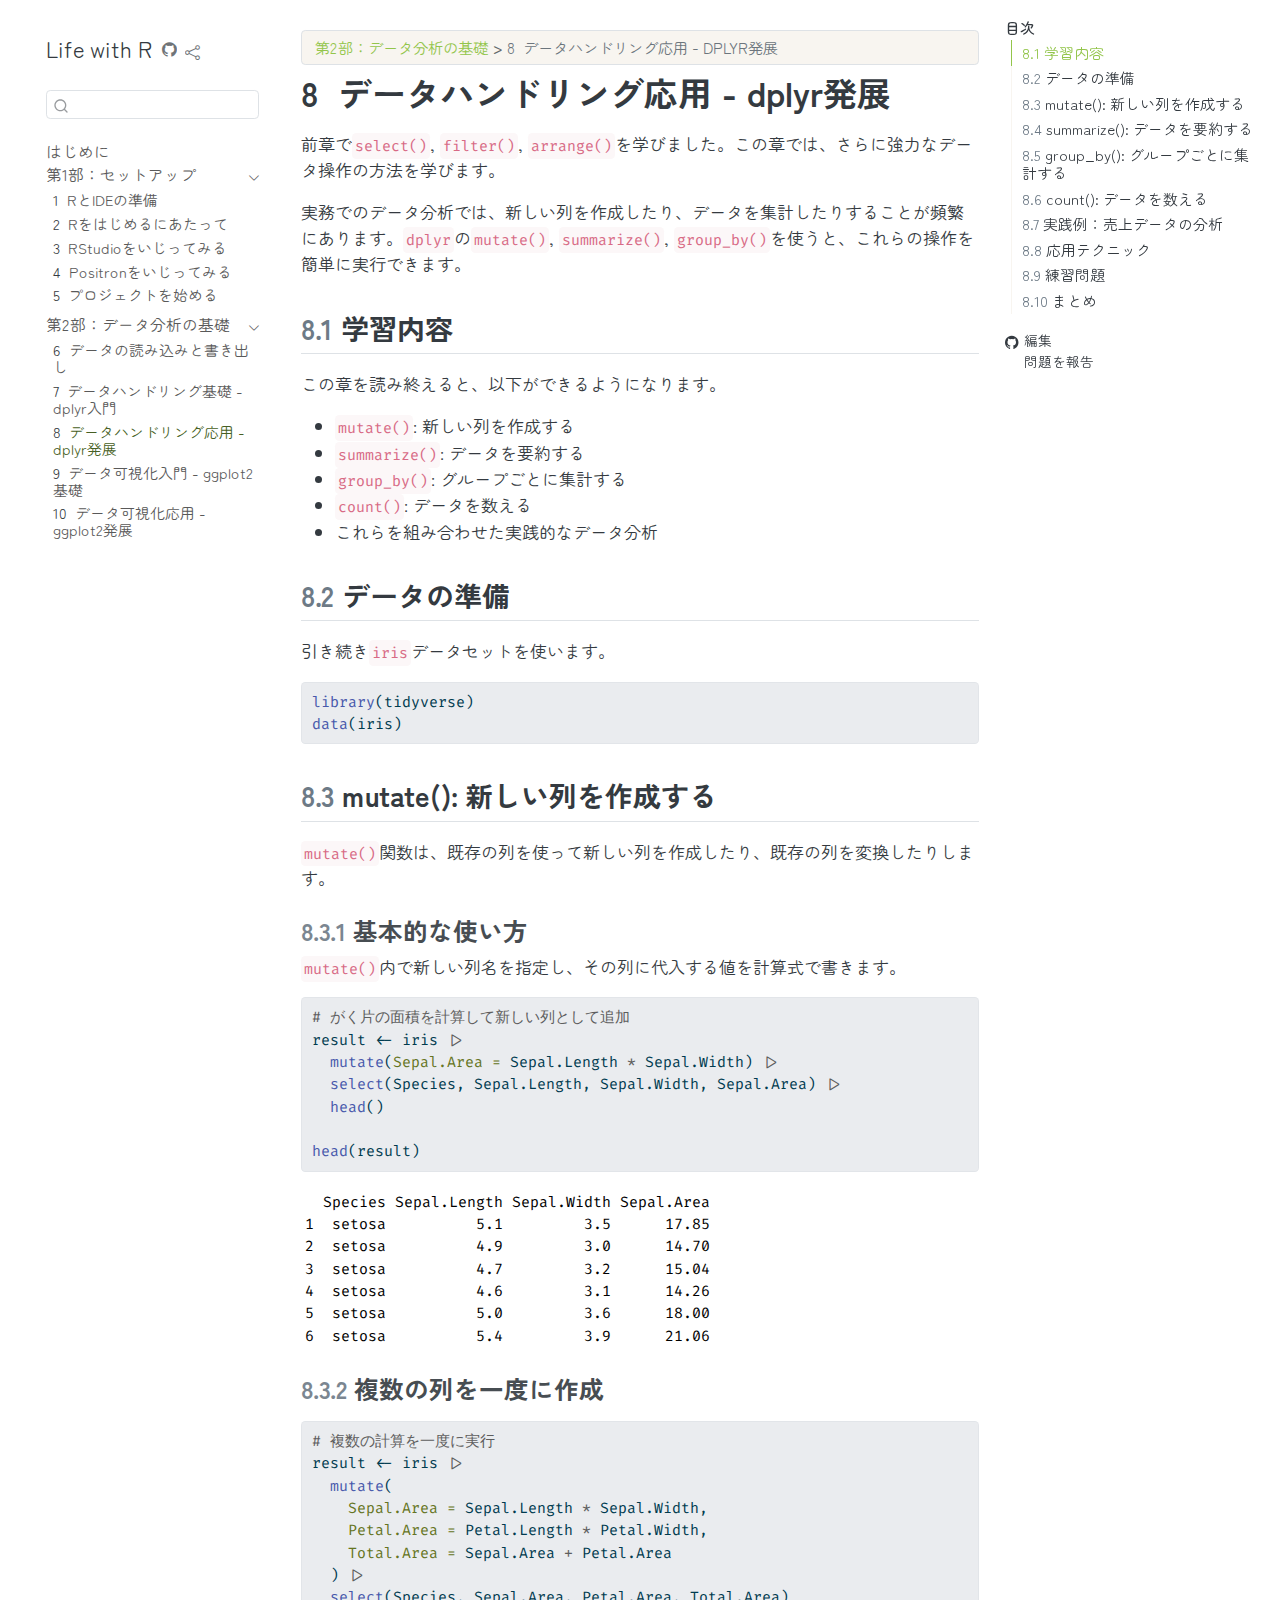
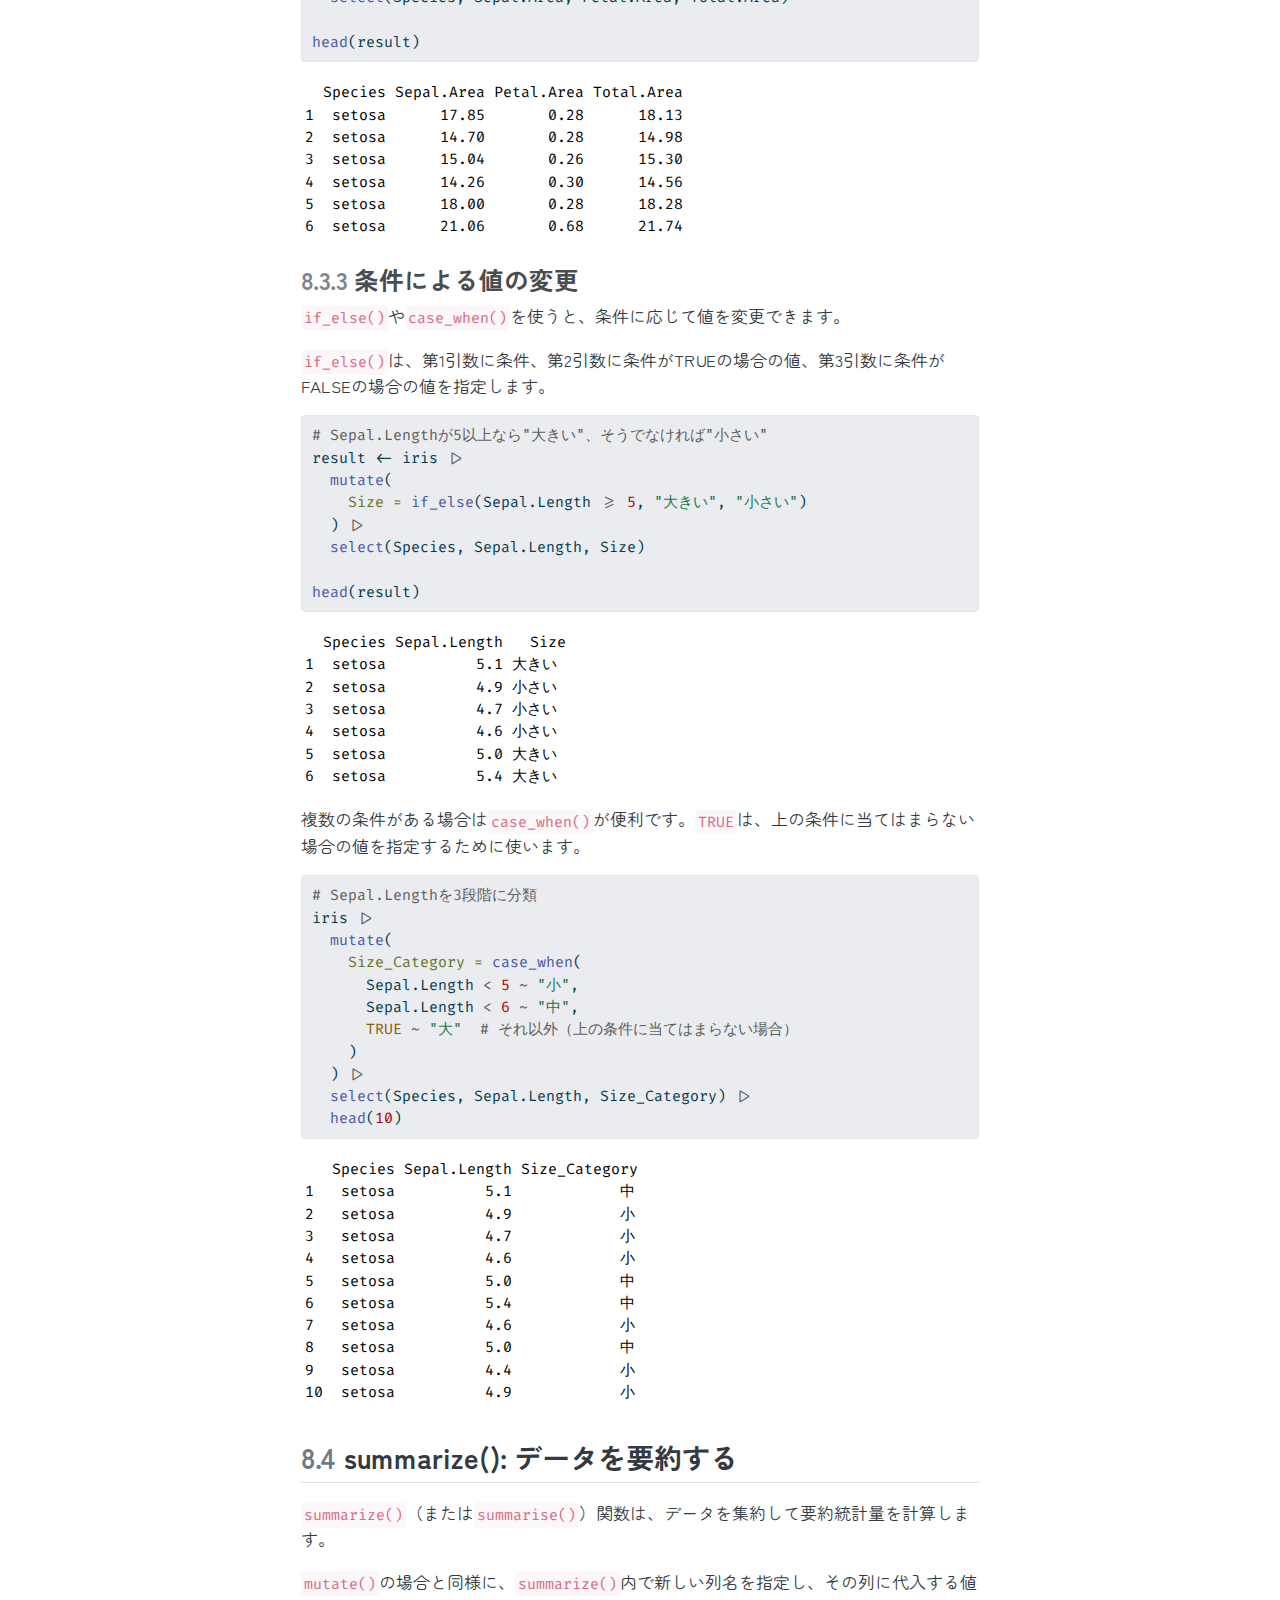
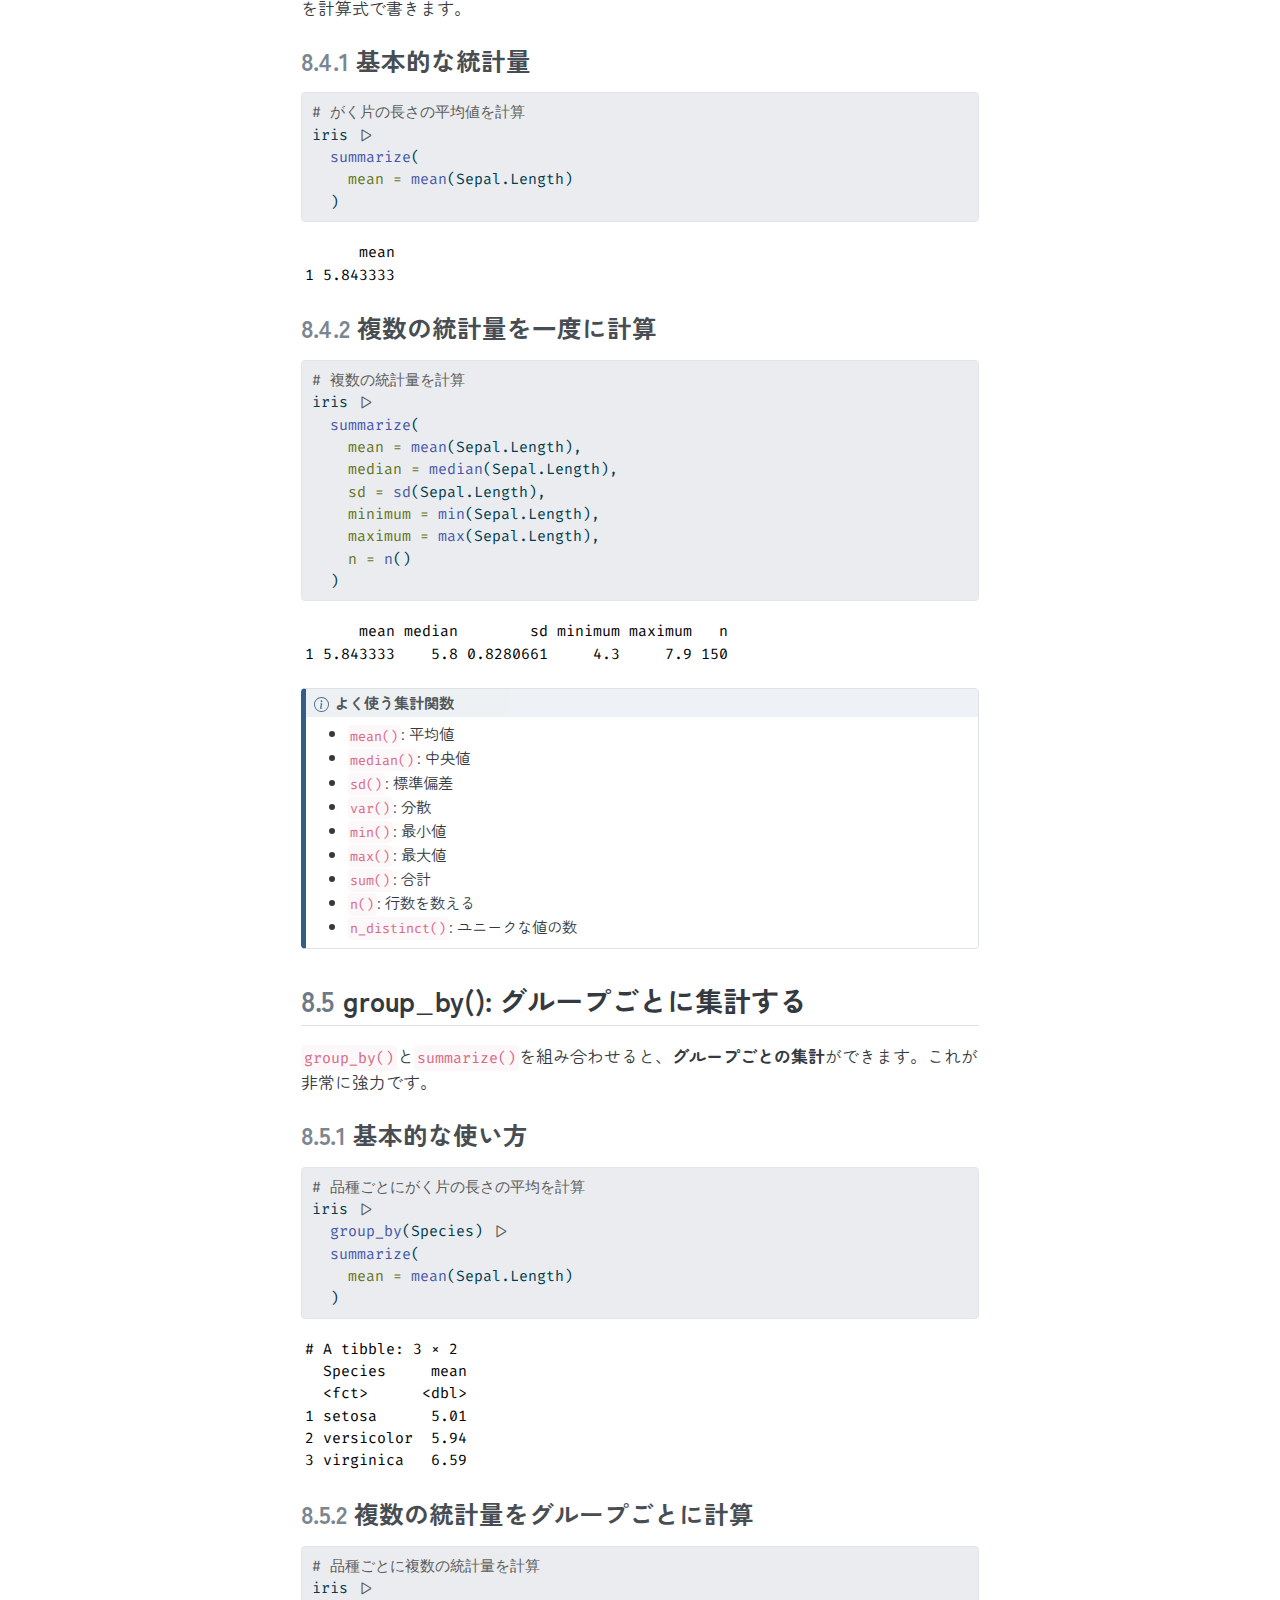
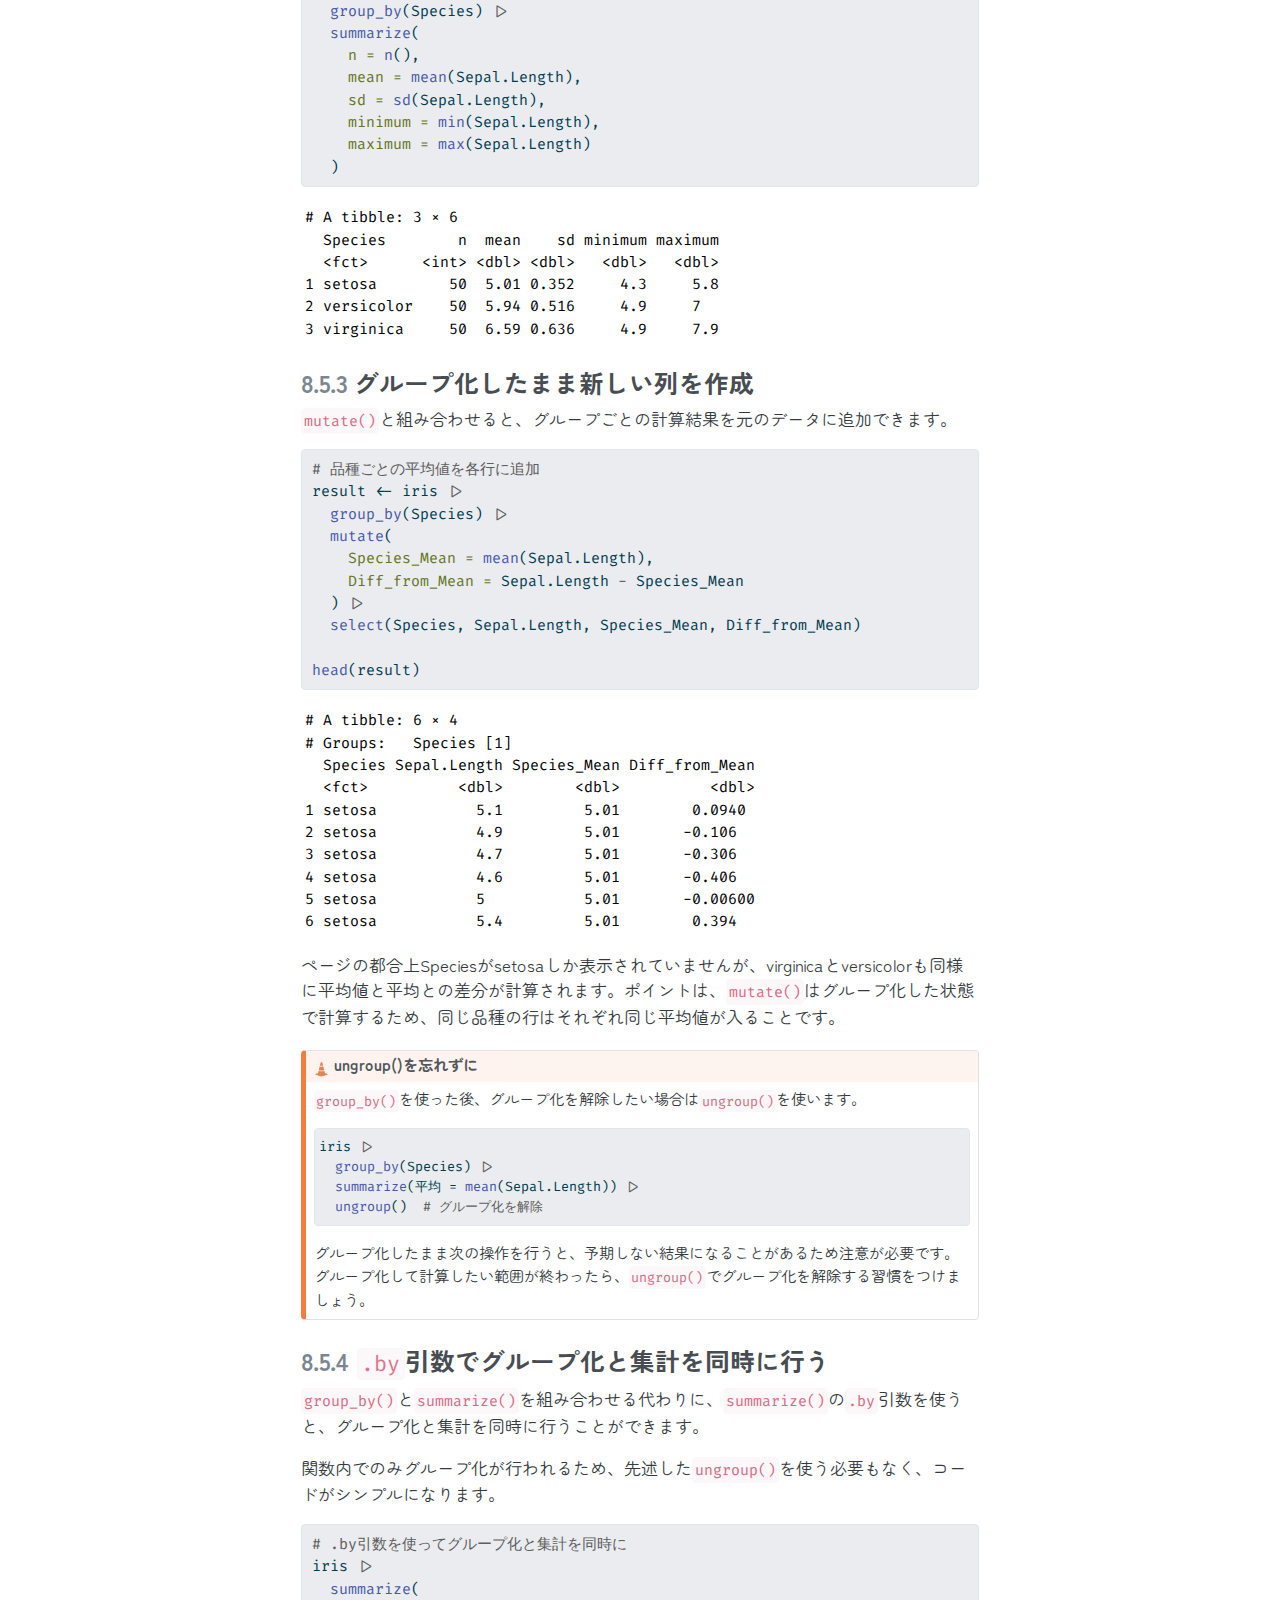
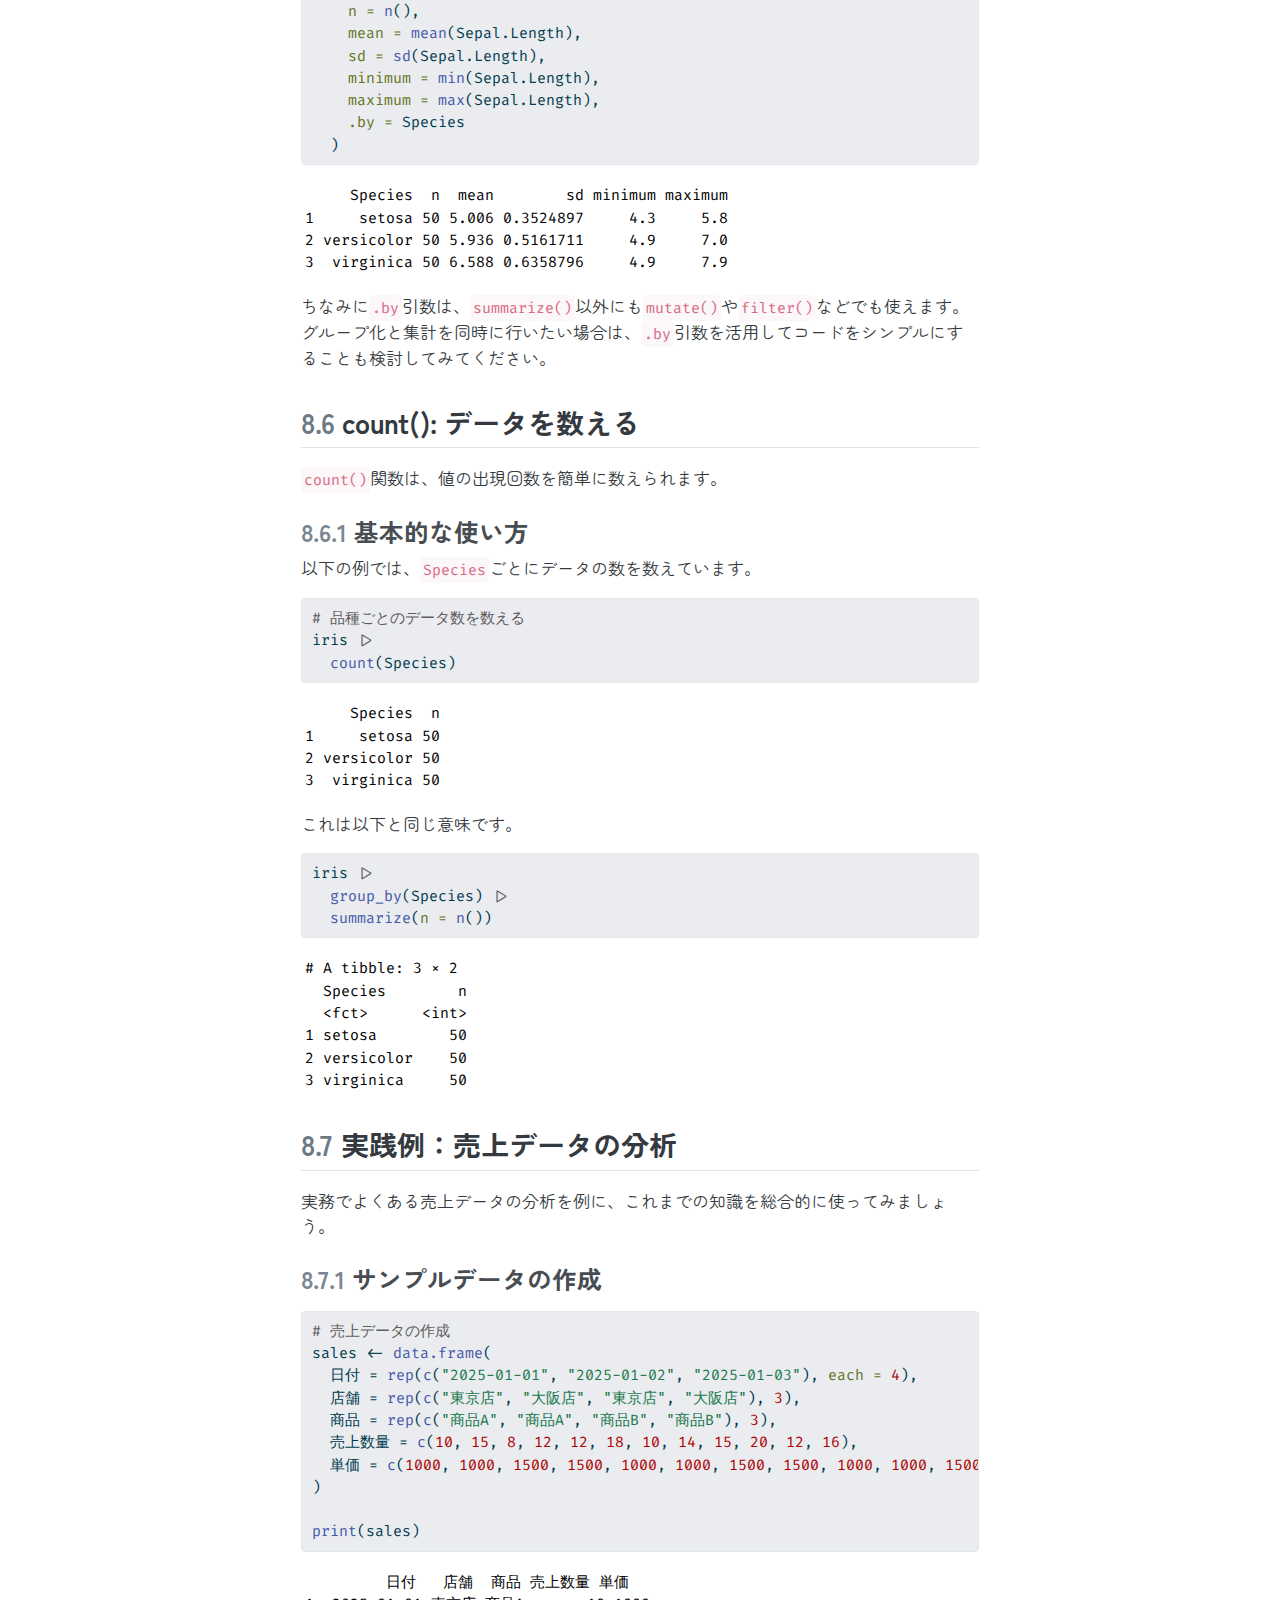
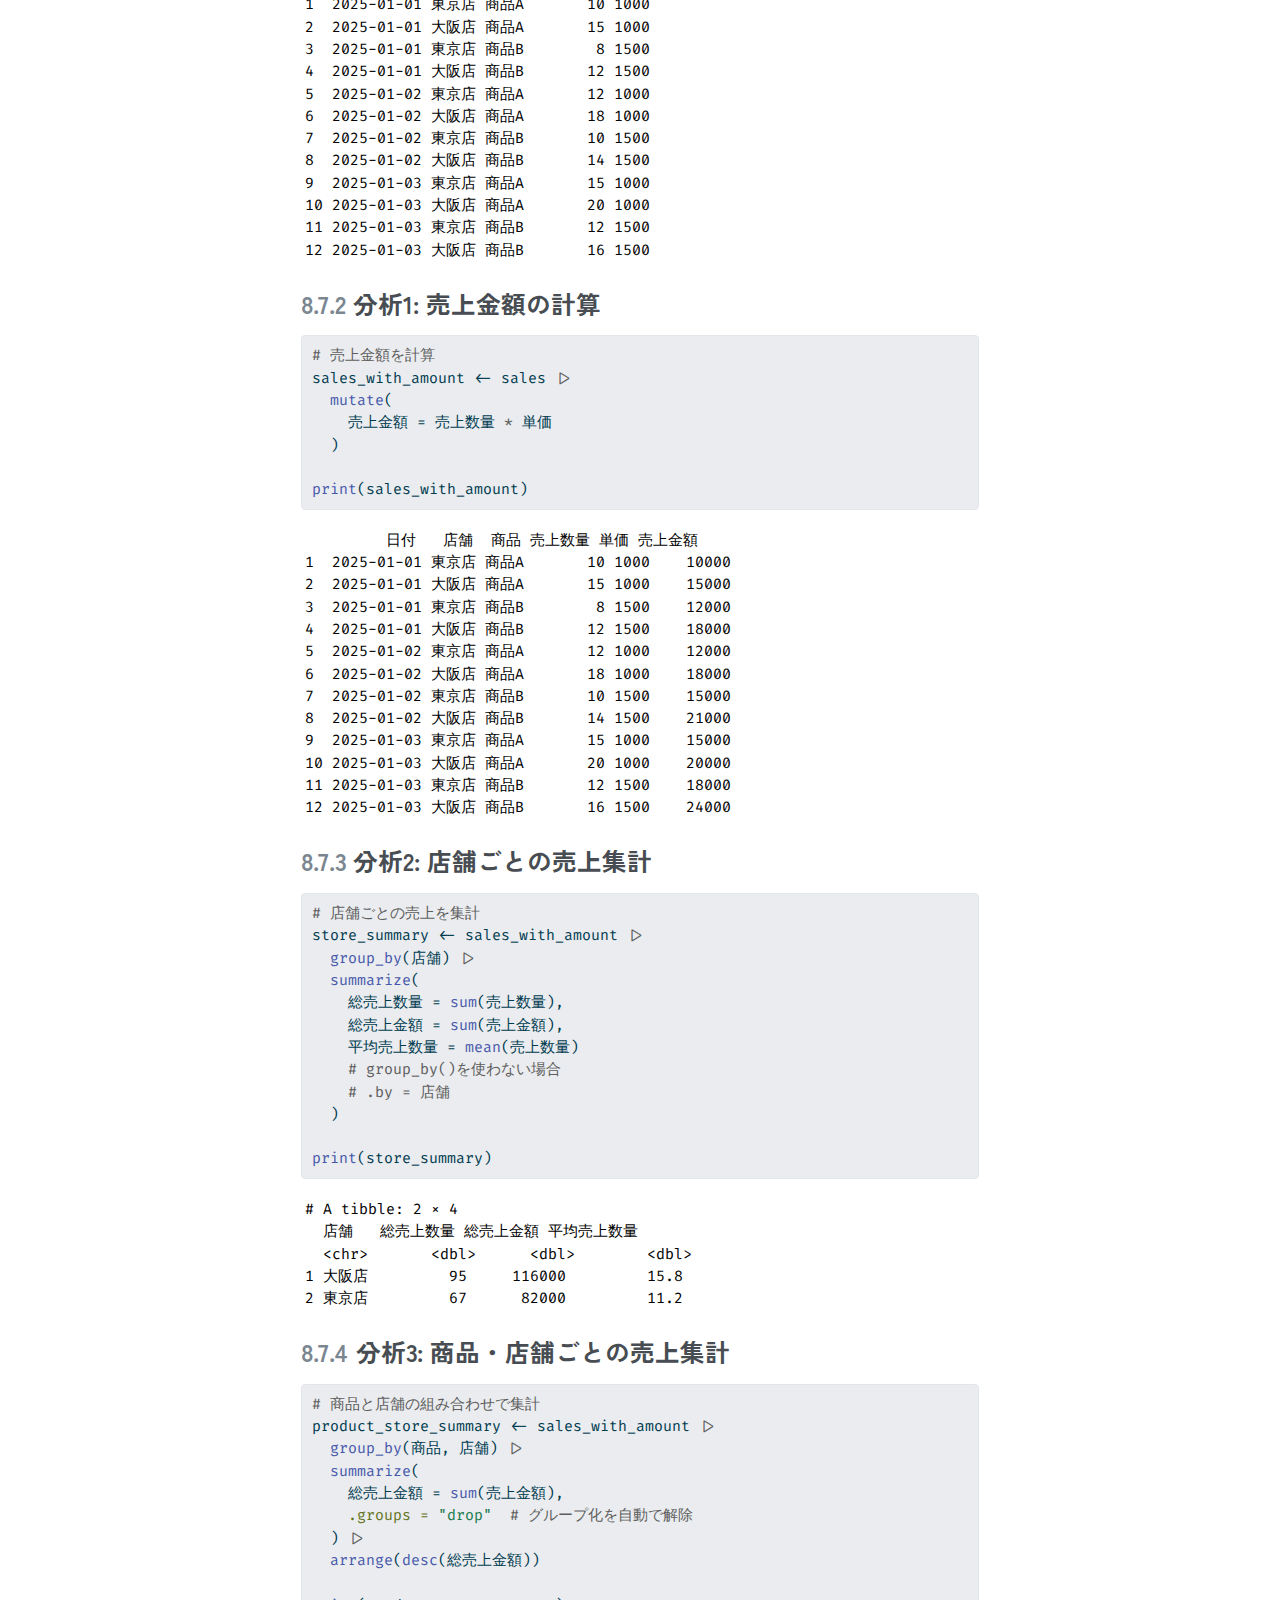
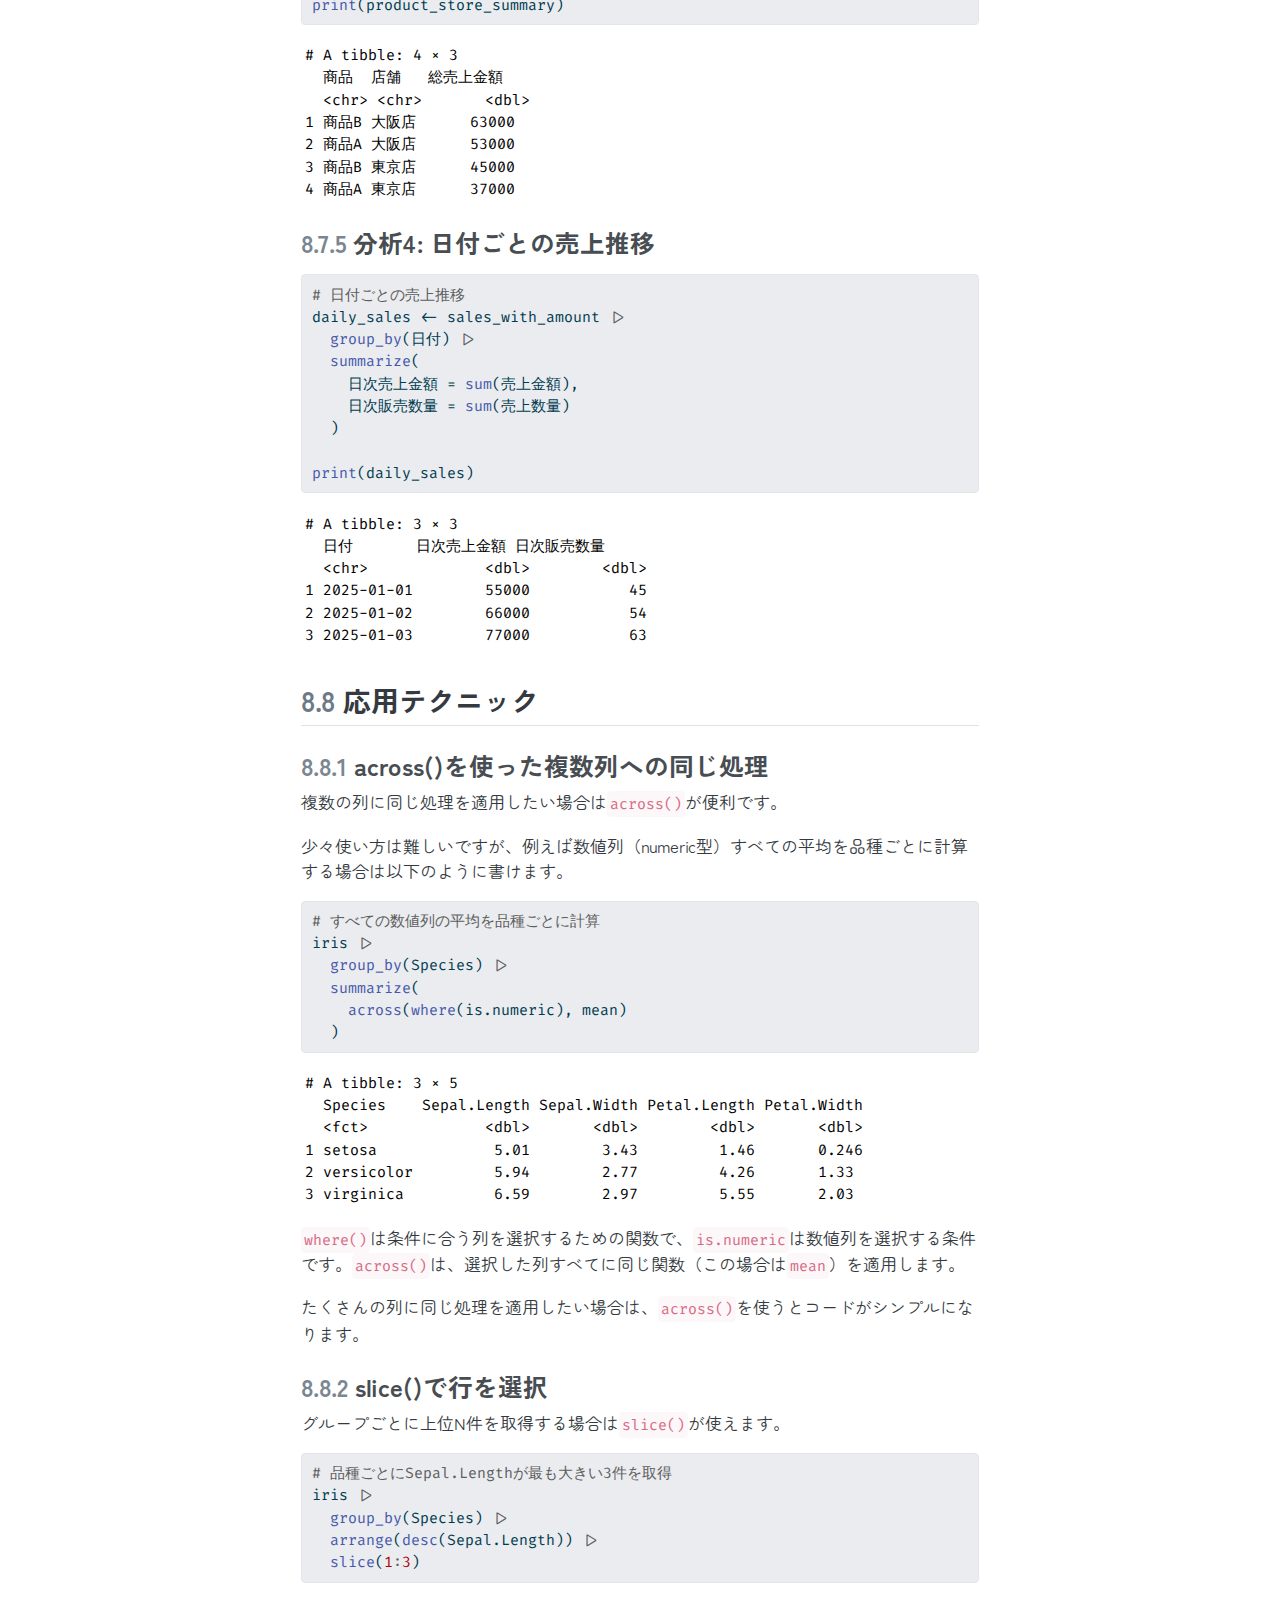
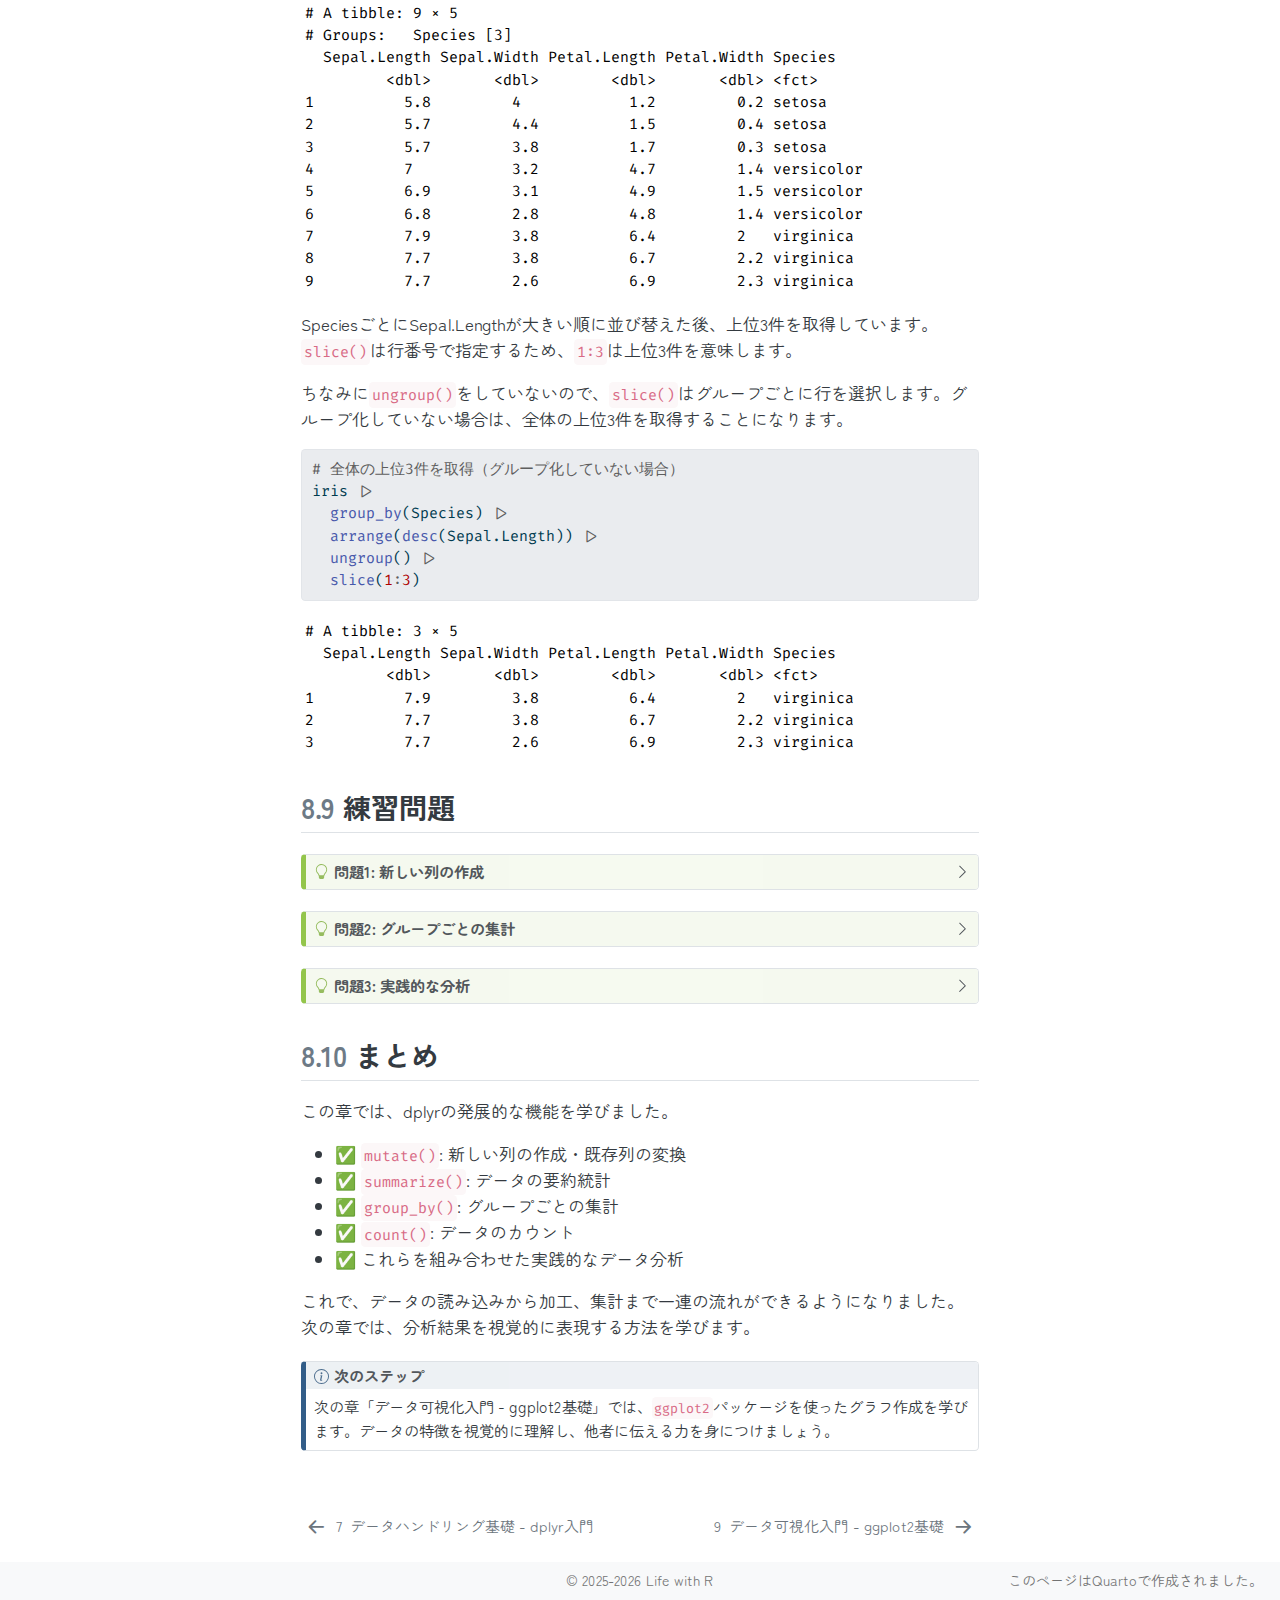
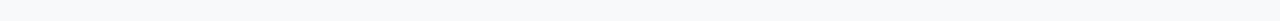
<file: data_wrangling_advanced.html>
<!DOCTYPE html>
<html xmlns="http://www.w3.org/1999/xhtml" lang="en" xml:lang="en"><head>

<meta charset="utf-8">
<meta name="generator" content="quarto-1.9.20">

<meta name="viewport" content="width=device-width, initial-scale=1.0, user-scalable=yes">

<meta name="description" content="Rを始めて使う方への入門書">

<title>8&nbsp; データハンドリング応用 - dplyr発展 – Life with R</title>
<style>
/* Default styles provided by pandoc.
** See https://pandoc.org/MANUAL.html#variables-for-html for config info.
*/
code{white-space: pre-wrap;}
span.smallcaps{font-variant: small-caps;}
div.columns{display: flex; gap: min(4vw, 1.5em);}
div.column{flex: auto; overflow-x: auto;}
div.hanging-indent{margin-left: 1.5em; text-indent: -1.5em;}
ul.task-list{list-style: none;}
ul.task-list li input[type="checkbox"] {
  width: 0.8em;
  margin: 0 0.8em 0.2em -1em; /* quarto-specific, see https://github.com/quarto-dev/quarto-cli/issues/4556 */ 
  vertical-align: middle;
}
/* CSS for syntax highlighting */
html { -webkit-text-size-adjust: 100%; }
pre > code.sourceCode { white-space: pre; position: relative; }
pre > code.sourceCode > span { display: inline-block; line-height: 1.25; }
pre > code.sourceCode > span:empty { height: 1.2em; }
.sourceCode { overflow: visible; }
code.sourceCode > span { color: inherit; text-decoration: inherit; }
div.sourceCode { margin: 1em 0; }
pre.sourceCode { margin: 0; }
@media screen {
div.sourceCode { overflow: auto; }
}
@media print {
pre > code.sourceCode { white-space: pre-wrap; }
pre > code.sourceCode > span { text-indent: -5em; padding-left: 5em; }
}
pre.numberSource code
  { counter-reset: source-line 0; }
pre.numberSource code > span
  { position: relative; left: -4em; counter-increment: source-line; }
pre.numberSource code > span > a:first-child::before
  { content: counter(source-line);
    position: relative; left: -1em; text-align: right; vertical-align: baseline;
    border: none; display: inline-block;
    -webkit-touch-callout: none; -webkit-user-select: none;
    -khtml-user-select: none; -moz-user-select: none;
    -ms-user-select: none; user-select: none;
    padding: 0 4px; width: 4em;
  }
pre.numberSource { margin-left: 3em;  padding-left: 4px; }
div.sourceCode
  {   }
@media screen {
pre > code.sourceCode > span > a:first-child::before { text-decoration: underline; }
}
</style>


<script src="site_libs/quarto-nav/quarto-nav.js"></script>
<script src="site_libs/quarto-nav/headroom.min.js"></script>
<script src="site_libs/clipboard/clipboard.min.js"></script>
<script src="site_libs/quarto-search/autocomplete.umd.js"></script>
<script src="site_libs/quarto-search/fuse.min.js"></script>
<script src="site_libs/quarto-search/quarto-search.js"></script>
<meta name="quarto:offset" content="./">
<link href="./visualization_basic.html" rel="next">
<link href="./data_wrangling_basic.html" rel="prev">
<link href="./assets/icons/abe-r.png" rel="icon" type="image/png">
<script src="site_libs/quarto-html/quarto.js" type="module"></script>
<script src="site_libs/quarto-html/tabsets/tabsets.js" type="module"></script>
<script src="site_libs/quarto-html/axe/axe-check.js" type="module"></script>
<script src="site_libs/quarto-html/popper.min.js"></script>
<script src="site_libs/quarto-html/tippy.umd.min.js"></script>
<script src="site_libs/quarto-html/anchor.min.js"></script>
<link href="site_libs/quarto-html/tippy.css" rel="stylesheet">
<link href="site_libs/quarto-html/quarto-syntax-highlighting-c71942d98dfb179c90dde172f45c29e1.css" rel="stylesheet" class="quarto-color-scheme" id="quarto-text-highlighting-styles">
<link href="site_libs/quarto-html/quarto-syntax-highlighting-dark-05b73876ec8e91609299e25bc831f6fc.css" rel="stylesheet" class="quarto-color-scheme quarto-color-alternate" id="quarto-text-highlighting-styles">
<link href="site_libs/quarto-html/quarto-syntax-highlighting-c71942d98dfb179c90dde172f45c29e1.css" rel="stylesheet" class="quarto-color-scheme-extra" id="quarto-text-highlighting-styles">
<script src="site_libs/bootstrap/bootstrap.min.js"></script>
<link href="site_libs/bootstrap/bootstrap-icons.css" rel="stylesheet">
<link href="site_libs/bootstrap/bootstrap-dc299dede90942e37665944e910ff25d.min.css" rel="stylesheet" append-hash="true" class="quarto-color-scheme" id="quarto-bootstrap" data-mode="light">
<link href="site_libs/bootstrap/bootstrap-dark-dc299dede90942e37665944e910ff25d.min.css" rel="stylesheet" append-hash="true" class="quarto-color-scheme quarto-color-alternate" id="quarto-bootstrap" data-mode="light">
<link href="site_libs/bootstrap/bootstrap-dc299dede90942e37665944e910ff25d.min.css" rel="stylesheet" append-hash="true" class="quarto-color-scheme-extra" id="quarto-bootstrap" data-mode="light">
<script id="quarto-search-options" type="application/json">{
  "location": "sidebar",
  "copy-button": false,
  "collapse-after": 3,
  "panel-placement": "start",
  "type": "textbox",
  "limit": 50,
  "keyboard-shortcut": [
    "f",
    "/",
    "s"
  ],
  "show-item-context": false,
  "language": {
    "search-no-results-text": "一致なし",
    "search-matching-documents-text": "一致した文書",
    "search-copy-link-title": "検索へのリンクをコピー",
    "search-hide-matches-text": "追加の検索結果を非表示",
    "search-more-match-text": "追加の検索結果",
    "search-more-matches-text": "追加の検索結果",
    "search-clear-button-title": "消去",
    "search-text-placeholder": "",
    "search-detached-cancel-button-title": "取消",
    "search-submit-button-title": "検索",
    "search-label": "サーチ"
  }
}</script>
<script async="" src="https://www.googletagmanager.com/gtag/js?id=G-KN42DSQ0YN"></script>

<script type="text/javascript">

window.dataLayer = window.dataLayer || [];
function gtag(){dataLayer.push(arguments);}
gtag('js', new Date());
gtag('config', 'G-KN42DSQ0YN', { 'anonymize_ip': true});
</script>


</head>

<body class="nav-sidebar floating quarto-light">

<div id="quarto-search-results"></div>
  <header id="quarto-header" class="headroom fixed-top">
  <nav class="quarto-secondary-nav">
    <div class="container-fluid d-flex">
      <button type="button" class="quarto-btn-toggle btn" data-bs-toggle="collapse" role="button" data-bs-target=".quarto-sidebar-collapse-item" aria-controls="quarto-sidebar" aria-expanded="false" aria-label="サイドバーを切り替える" onclick="if (window.quartoToggleHeadroom) { window.quartoToggleHeadroom(); }">
        <i class="bi bi-layout-text-sidebar-reverse"></i>
      </button>
        <nav class="quarto-page-breadcrumbs" aria-label="breadcrumb"><ol class="breadcrumb"><li class="breadcrumb-item"><a href="./data_io.html">第2部：データ分析の基礎</a></li><li class="breadcrumb-item"><a href="./data_wrangling_advanced.html"><span class="chapter-number">8</span>&nbsp; <span class="chapter-title">データハンドリング応用 - dplyr発展</span></a></li></ol></nav>
        <a class="flex-grow-1" role="navigation" data-bs-toggle="collapse" data-bs-target=".quarto-sidebar-collapse-item" aria-controls="quarto-sidebar" aria-expanded="false" aria-label="サイドバーを切り替える" onclick="if (window.quartoToggleHeadroom) { window.quartoToggleHeadroom(); }">      
        </a>
      <button type="button" class="btn quarto-search-button" aria-label="サーチ" onclick="window.quartoOpenSearch();">
        <i class="bi bi-search"></i>
      </button>
    </div>
  </nav>
</header>
<!-- content -->
<div id="quarto-content" class="quarto-container page-columns page-rows-contents page-layout-article">
<!-- sidebar -->
  <nav id="quarto-sidebar" class="sidebar collapse collapse-horizontal quarto-sidebar-collapse-item sidebar-navigation floating overflow-auto">
    <div class="pt-lg-2 mt-2 text-left sidebar-header">
    <div class="sidebar-title mb-0 py-0">
      <a href="./">Life with R</a> 
        <div class="sidebar-tools-main">
    <a href="https://github.com/yo5uke/life-with-r" title="ソースコード" class="quarto-navigation-tool px-1" aria-label="ソースコード"><i class="bi bi-github"></i></a>
    <div class="dropdown">
      <a href="" title="Share" id="quarto-navigation-tool-dropdown-0" class="quarto-navigation-tool dropdown-toggle px-1" data-bs-toggle="dropdown" aria-expanded="false" role="link" aria-label="Share"><i class="bi bi-share"></i></a>
      <ul class="dropdown-menu" aria-labelledby="quarto-navigation-tool-dropdown-0">
          <li>
            <a class="dropdown-item sidebar-tools-main-item" href="https://twitter.com/intent/tweet?url=|url|">
              <i class="bi bi-twitter pe-1"></i>
            Twitter
            </a>
          </li>
          <li>
            <a class="dropdown-item sidebar-tools-main-item" href="https://www.facebook.com/sharer/sharer.php?u=|url|">
              <i class="bi bi-facebook pe-1"></i>
            Facebook
            </a>
          </li>
          <li>
            <a class="dropdown-item sidebar-tools-main-item" href="https://www.linkedin.com/sharing/share-offsite/?url=|url|">
              <i class="bi bi-linkedin pe-1"></i>
            LinkedIn
            </a>
          </li>
      </ul>
    </div>
</div>
    </div>
      </div>
        <div class="mt-2 flex-shrink-0 align-items-center">
        <div class="sidebar-search">
        <div id="quarto-search" class="" title="サーチ"></div>
        </div>
        </div>
    <div class="sidebar-menu-container"> 
    <ul class="list-unstyled mt-1">
        <li class="sidebar-item">
  <div class="sidebar-item-container"> 
  <a href="./index.html" class="sidebar-item-text sidebar-link">
 <span class="menu-text">はじめに</span></a>
  </div>
</li>
        <li class="sidebar-item sidebar-item-section">
      <div class="sidebar-item-container"> 
            <a class="sidebar-item-text sidebar-link text-start" data-bs-toggle="collapse" data-bs-target="#quarto-sidebar-section-1" role="navigation" aria-expanded="true">
 <span class="menu-text">第1部：セットアップ</span></a>
          <a class="sidebar-item-toggle text-start" data-bs-toggle="collapse" data-bs-target="#quarto-sidebar-section-1" role="navigation" aria-expanded="true" aria-label="セクションを切り替え">
            <i class="bi bi-chevron-right ms-2"></i>
          </a> 
      </div>
      <ul id="quarto-sidebar-section-1" class="collapse list-unstyled sidebar-section depth1 show">  
          <li class="sidebar-item">
  <div class="sidebar-item-container"> 
  <a href="./install.html" class="sidebar-item-text sidebar-link">
 <span class="menu-text"><span class="chapter-number">1</span>&nbsp; <span class="chapter-title">RとIDEの準備</span></span></a>
  </div>
</li>
          <li class="sidebar-item">
  <div class="sidebar-item-container"> 
  <a href="./common.html" class="sidebar-item-text sidebar-link">
 <span class="menu-text"><span class="chapter-number">2</span>&nbsp; <span class="chapter-title">Rをはじめるにあたって</span></span></a>
  </div>
</li>
          <li class="sidebar-item">
  <div class="sidebar-item-container"> 
  <a href="./try_rstudio.html" class="sidebar-item-text sidebar-link">
 <span class="menu-text"><span class="chapter-number">3</span>&nbsp; <span class="chapter-title">RStudioをいじってみる</span></span></a>
  </div>
</li>
          <li class="sidebar-item">
  <div class="sidebar-item-container"> 
  <a href="./try_positron.html" class="sidebar-item-text sidebar-link">
 <span class="menu-text"><span class="chapter-number">4</span>&nbsp; <span class="chapter-title">Positronをいじってみる</span></span></a>
  </div>
</li>
          <li class="sidebar-item">
  <div class="sidebar-item-container"> 
  <a href="./start_project.html" class="sidebar-item-text sidebar-link">
 <span class="menu-text"><span class="chapter-number">5</span>&nbsp; <span class="chapter-title">プロジェクトを始める</span></span></a>
  </div>
</li>
      </ul>
  </li>
        <li class="sidebar-item sidebar-item-section">
      <div class="sidebar-item-container"> 
            <a class="sidebar-item-text sidebar-link text-start" data-bs-toggle="collapse" data-bs-target="#quarto-sidebar-section-2" role="navigation" aria-expanded="true">
 <span class="menu-text">第2部：データ分析の基礎</span></a>
          <a class="sidebar-item-toggle text-start" data-bs-toggle="collapse" data-bs-target="#quarto-sidebar-section-2" role="navigation" aria-expanded="true" aria-label="セクションを切り替え">
            <i class="bi bi-chevron-right ms-2"></i>
          </a> 
      </div>
      <ul id="quarto-sidebar-section-2" class="collapse list-unstyled sidebar-section depth1 show">  
          <li class="sidebar-item">
  <div class="sidebar-item-container"> 
  <a href="./data_io.html" class="sidebar-item-text sidebar-link">
 <span class="menu-text"><span class="chapter-number">6</span>&nbsp; <span class="chapter-title">データの読み込みと書き出し</span></span></a>
  </div>
</li>
          <li class="sidebar-item">
  <div class="sidebar-item-container"> 
  <a href="./data_wrangling_basic.html" class="sidebar-item-text sidebar-link">
 <span class="menu-text"><span class="chapter-number">7</span>&nbsp; <span class="chapter-title">データハンドリング基礎 - dplyr入門</span></span></a>
  </div>
</li>
          <li class="sidebar-item">
  <div class="sidebar-item-container"> 
  <a href="./data_wrangling_advanced.html" class="sidebar-item-text sidebar-link active">
 <span class="menu-text"><span class="chapter-number">8</span>&nbsp; <span class="chapter-title">データハンドリング応用 - dplyr発展</span></span></a>
  </div>
</li>
          <li class="sidebar-item">
  <div class="sidebar-item-container"> 
  <a href="./visualization_basic.html" class="sidebar-item-text sidebar-link">
 <span class="menu-text"><span class="chapter-number">9</span>&nbsp; <span class="chapter-title">データ可視化入門 - ggplot2基礎</span></span></a>
  </div>
</li>
          <li class="sidebar-item">
  <div class="sidebar-item-container"> 
  <a href="./visualization_advanced.html" class="sidebar-item-text sidebar-link">
 <span class="menu-text"><span class="chapter-number">10</span>&nbsp; <span class="chapter-title">データ可視化応用 - ggplot2発展</span></span></a>
  </div>
</li>
      </ul>
  </li>
    </ul>
    </div>
</nav>
<div id="quarto-sidebar-glass" class="quarto-sidebar-collapse-item" data-bs-toggle="collapse" data-bs-target=".quarto-sidebar-collapse-item"></div>
<!-- margin-sidebar -->
    <div id="quarto-margin-sidebar" class="sidebar margin-sidebar">
        <nav id="TOC" role="doc-toc" class="toc-active">
    <h2 id="toc-title">目次</h2>
   
  <ul>
  <li><a href="#学習内容" id="toc-学習内容" class="nav-link active" data-scroll-target="#学習内容"><span class="header-section-number">8.1</span> 学習内容</a></li>
  <li><a href="#データの準備" id="toc-データの準備" class="nav-link" data-scroll-target="#データの準備"><span class="header-section-number">8.2</span> データの準備</a></li>
  <li><a href="#mutate-新しい列を作成する" id="toc-mutate-新しい列を作成する" class="nav-link" data-scroll-target="#mutate-新しい列を作成する"><span class="header-section-number">8.3</span> mutate(): 新しい列を作成する</a>
  <ul class="collapse">
  <li><a href="#基本的な使い方" id="toc-基本的な使い方" class="nav-link" data-scroll-target="#基本的な使い方"><span class="header-section-number">8.3.1</span> 基本的な使い方</a></li>
  <li><a href="#複数の列を一度に作成" id="toc-複数の列を一度に作成" class="nav-link" data-scroll-target="#複数の列を一度に作成"><span class="header-section-number">8.3.2</span> 複数の列を一度に作成</a></li>
  <li><a href="#条件による値の変更" id="toc-条件による値の変更" class="nav-link" data-scroll-target="#条件による値の変更"><span class="header-section-number">8.3.3</span> 条件による値の変更</a></li>
  </ul></li>
  <li><a href="#summarize-データを要約する" id="toc-summarize-データを要約する" class="nav-link" data-scroll-target="#summarize-データを要約する"><span class="header-section-number">8.4</span> summarize(): データを要約する</a>
  <ul class="collapse">
  <li><a href="#基本的な統計量" id="toc-基本的な統計量" class="nav-link" data-scroll-target="#基本的な統計量"><span class="header-section-number">8.4.1</span> 基本的な統計量</a></li>
  <li><a href="#複数の統計量を一度に計算" id="toc-複数の統計量を一度に計算" class="nav-link" data-scroll-target="#複数の統計量を一度に計算"><span class="header-section-number">8.4.2</span> 複数の統計量を一度に計算</a></li>
  </ul></li>
  <li><a href="#group_by-グループごとに集計する" id="toc-group_by-グループごとに集計する" class="nav-link" data-scroll-target="#group_by-グループごとに集計する"><span class="header-section-number">8.5</span> group_by(): グループごとに集計する</a>
  <ul class="collapse">
  <li><a href="#基本的な使い方-1" id="toc-基本的な使い方-1" class="nav-link" data-scroll-target="#基本的な使い方-1"><span class="header-section-number">8.5.1</span> 基本的な使い方</a></li>
  <li><a href="#複数の統計量をグループごとに計算" id="toc-複数の統計量をグループごとに計算" class="nav-link" data-scroll-target="#複数の統計量をグループごとに計算"><span class="header-section-number">8.5.2</span> 複数の統計量をグループごとに計算</a></li>
  <li><a href="#グループ化したまま新しい列を作成" id="toc-グループ化したまま新しい列を作成" class="nav-link" data-scroll-target="#グループ化したまま新しい列を作成"><span class="header-section-number">8.5.3</span> グループ化したまま新しい列を作成</a></li>
  <li><a href="#by引数でグループ化と集計を同時に行う" id="toc-by引数でグループ化と集計を同時に行う" class="nav-link" data-scroll-target="#by引数でグループ化と集計を同時に行う"><span class="header-section-number">8.5.4</span> <code>.by</code>引数でグループ化と集計を同時に行う</a></li>
  </ul></li>
  <li><a href="#count-データを数える" id="toc-count-データを数える" class="nav-link" data-scroll-target="#count-データを数える"><span class="header-section-number">8.6</span> count(): データを数える</a>
  <ul class="collapse">
  <li><a href="#基本的な使い方-2" id="toc-基本的な使い方-2" class="nav-link" data-scroll-target="#基本的な使い方-2"><span class="header-section-number">8.6.1</span> 基本的な使い方</a></li>
  </ul></li>
  <li><a href="#実践例売上データの分析" id="toc-実践例売上データの分析" class="nav-link" data-scroll-target="#実践例売上データの分析"><span class="header-section-number">8.7</span> 実践例：売上データの分析</a>
  <ul class="collapse">
  <li><a href="#サンプルデータの作成" id="toc-サンプルデータの作成" class="nav-link" data-scroll-target="#サンプルデータの作成"><span class="header-section-number">8.7.1</span> サンプルデータの作成</a></li>
  <li><a href="#分析1-売上金額の計算" id="toc-分析1-売上金額の計算" class="nav-link" data-scroll-target="#分析1-売上金額の計算"><span class="header-section-number">8.7.2</span> 分析1: 売上金額の計算</a></li>
  <li><a href="#分析2-店舗ごとの売上集計" id="toc-分析2-店舗ごとの売上集計" class="nav-link" data-scroll-target="#分析2-店舗ごとの売上集計"><span class="header-section-number">8.7.3</span> 分析2: 店舗ごとの売上集計</a></li>
  <li><a href="#分析3-商品店舗ごとの売上集計" id="toc-分析3-商品店舗ごとの売上集計" class="nav-link" data-scroll-target="#分析3-商品店舗ごとの売上集計"><span class="header-section-number">8.7.4</span> 分析3: 商品・店舗ごとの売上集計</a></li>
  <li><a href="#分析4-日付ごとの売上推移" id="toc-分析4-日付ごとの売上推移" class="nav-link" data-scroll-target="#分析4-日付ごとの売上推移"><span class="header-section-number">8.7.5</span> 分析4: 日付ごとの売上推移</a></li>
  </ul></li>
  <li><a href="#応用テクニック" id="toc-応用テクニック" class="nav-link" data-scroll-target="#応用テクニック"><span class="header-section-number">8.8</span> 応用テクニック</a>
  <ul class="collapse">
  <li><a href="#acrossを使った複数列への同じ処理" id="toc-acrossを使った複数列への同じ処理" class="nav-link" data-scroll-target="#acrossを使った複数列への同じ処理"><span class="header-section-number">8.8.1</span> across()を使った複数列への同じ処理</a></li>
  <li><a href="#sliceで行を選択" id="toc-sliceで行を選択" class="nav-link" data-scroll-target="#sliceで行を選択"><span class="header-section-number">8.8.2</span> slice()で行を選択</a></li>
  </ul></li>
  <li><a href="#練習問題" id="toc-練習問題" class="nav-link" data-scroll-target="#練習問題"><span class="header-section-number">8.9</span> 練習問題</a></li>
  <li><a href="#まとめ" id="toc-まとめ" class="nav-link" data-scroll-target="#まとめ"><span class="header-section-number">8.10</span> まとめ</a></li>
  </ul>
<div class="toc-actions"><ul><li><a href="https://github.com/yo5uke/life-with-r/edit/main/data_wrangling_advanced.qmd" class="toc-action"><i class="bi bi-github"></i>編集</a></li><li><a href="https://github.com/yo5uke/life-with-r/issues" class="toc-action"><i class="bi empty"></i>問題を報告</a></li></ul></div></nav>
    </div>
<!-- main -->
<main class="content" id="quarto-document-content">

<header id="title-block-header" class="quarto-title-block default"><nav class="quarto-page-breadcrumbs quarto-title-breadcrumbs d-none d-lg-block" aria-label="breadcrumb"><ol class="breadcrumb"><li class="breadcrumb-item"><a href="./data_io.html">第2部：データ分析の基礎</a></li><li class="breadcrumb-item"><a href="./data_wrangling_advanced.html"><span class="chapter-number">8</span>&nbsp; <span class="chapter-title">データハンドリング応用 - dplyr発展</span></a></li></ol></nav>
<div class="quarto-title">
<h1 class="title"><span class="chapter-number">8</span>&nbsp; <span class="chapter-title">データハンドリング応用 - dplyr発展</span></h1>
</div>



<div class="quarto-title-meta">

    
  
    
  </div>
  


</header>


<p>前章で<code>select()</code>, <code>filter()</code>, <code>arrange()</code>を学びました。この章では、さらに強力なデータ操作の方法を学びます。</p>
<p>実務でのデータ分析では、新しい列を作成したり、データを集計したりすることが頻繁にあります。<code>dplyr</code>の<code>mutate()</code>, <code>summarize()</code>, <code>group_by()</code>を使うと、これらの操作を簡単に実行できます。</p>
<section id="学習内容" class="level2" data-number="8.1">
<h2 data-number="8.1" class="anchored" data-anchor-id="学習内容"><span class="header-section-number">8.1</span> 学習内容</h2>
<p>この章を読み終えると、以下ができるようになります。</p>
<ul>
<li><code>mutate()</code>: 新しい列を作成する</li>
<li><code>summarize()</code>: データを要約する</li>
<li><code>group_by()</code>: グループごとに集計する</li>
<li><code>count()</code>: データを数える</li>
<li>これらを組み合わせた実践的なデータ分析</li>
</ul>
</section>
<section id="データの準備" class="level2" data-number="8.2">
<h2 data-number="8.2" class="anchored" data-anchor-id="データの準備"><span class="header-section-number">8.2</span> データの準備</h2>
<p>引き続き<code>iris</code>データセットを使います。</p>
<div class="cell">
<div class="code-copy-outer-scaffold"><div class="sourceCode cell-code" id="cb1"><pre class="sourceCode r code-with-copy"><code class="sourceCode r"><span id="cb1-1"><a href="#cb1-1" aria-hidden="true" tabindex="-1"></a><span class="fu">library</span>(tidyverse)</span>
<span id="cb1-2"><a href="#cb1-2" aria-hidden="true" tabindex="-1"></a><span class="fu">data</span>(iris)</span></code></pre></div><button title="コピー" class="code-copy-button"><i class="bi"></i></button></div>
</div>
</section>
<section id="mutate-新しい列を作成する" class="level2" data-number="8.3">
<h2 data-number="8.3" class="anchored" data-anchor-id="mutate-新しい列を作成する"><span class="header-section-number">8.3</span> mutate(): 新しい列を作成する</h2>
<p><code>mutate()</code>関数は、既存の列を使って新しい列を作成したり、既存の列を変換したりします。</p>
<section id="基本的な使い方" class="level3" data-number="8.3.1">
<h3 data-number="8.3.1" class="anchored" data-anchor-id="基本的な使い方"><span class="header-section-number">8.3.1</span> 基本的な使い方</h3>
<p><code>mutate()</code>内で新しい列名を指定し、その列に代入する値を計算式で書きます。</p>
<div class="cell">
<div class="code-copy-outer-scaffold"><div class="sourceCode cell-code" id="cb2"><pre class="sourceCode r code-with-copy"><code class="sourceCode r"><span id="cb2-1"><a href="#cb2-1" aria-hidden="true" tabindex="-1"></a><span class="co"># がく片の面積を計算して新しい列として追加</span></span>
<span id="cb2-2"><a href="#cb2-2" aria-hidden="true" tabindex="-1"></a>result <span class="ot">&lt;-</span> iris <span class="sc">|&gt;</span></span>
<span id="cb2-3"><a href="#cb2-3" aria-hidden="true" tabindex="-1"></a>  <span class="fu">mutate</span>(<span class="at">Sepal.Area =</span> Sepal.Length <span class="sc">*</span> Sepal.Width) <span class="sc">|&gt;</span></span>
<span id="cb2-4"><a href="#cb2-4" aria-hidden="true" tabindex="-1"></a>  <span class="fu">select</span>(Species, Sepal.Length, Sepal.Width, Sepal.Area) <span class="sc">|&gt;</span></span>
<span id="cb2-5"><a href="#cb2-5" aria-hidden="true" tabindex="-1"></a>  <span class="fu">head</span>()</span>
<span id="cb2-6"><a href="#cb2-6" aria-hidden="true" tabindex="-1"></a></span>
<span id="cb2-7"><a href="#cb2-7" aria-hidden="true" tabindex="-1"></a><span class="fu">head</span>(result)</span></code></pre></div><button title="コピー" class="code-copy-button"><i class="bi"></i></button></div>
<div class="cell-output cell-output-stdout">
<pre><code>  Species Sepal.Length Sepal.Width Sepal.Area
1  setosa          5.1         3.5      17.85
2  setosa          4.9         3.0      14.70
3  setosa          4.7         3.2      15.04
4  setosa          4.6         3.1      14.26
5  setosa          5.0         3.6      18.00
6  setosa          5.4         3.9      21.06</code></pre>
</div>
</div>
</section>
<section id="複数の列を一度に作成" class="level3" data-number="8.3.2">
<h3 data-number="8.3.2" class="anchored" data-anchor-id="複数の列を一度に作成"><span class="header-section-number">8.3.2</span> 複数の列を一度に作成</h3>
<div class="cell">
<div class="code-copy-outer-scaffold"><div class="sourceCode cell-code" id="cb4"><pre class="sourceCode r code-with-copy"><code class="sourceCode r"><span id="cb4-1"><a href="#cb4-1" aria-hidden="true" tabindex="-1"></a><span class="co"># 複数の計算を一度に実行</span></span>
<span id="cb4-2"><a href="#cb4-2" aria-hidden="true" tabindex="-1"></a>result <span class="ot">&lt;-</span> iris <span class="sc">|&gt;</span></span>
<span id="cb4-3"><a href="#cb4-3" aria-hidden="true" tabindex="-1"></a>  <span class="fu">mutate</span>(</span>
<span id="cb4-4"><a href="#cb4-4" aria-hidden="true" tabindex="-1"></a>    <span class="at">Sepal.Area =</span> Sepal.Length <span class="sc">*</span> Sepal.Width,</span>
<span id="cb4-5"><a href="#cb4-5" aria-hidden="true" tabindex="-1"></a>    <span class="at">Petal.Area =</span> Petal.Length <span class="sc">*</span> Petal.Width,</span>
<span id="cb4-6"><a href="#cb4-6" aria-hidden="true" tabindex="-1"></a>    <span class="at">Total.Area =</span> Sepal.Area <span class="sc">+</span> Petal.Area</span>
<span id="cb4-7"><a href="#cb4-7" aria-hidden="true" tabindex="-1"></a>  ) <span class="sc">|&gt;</span></span>
<span id="cb4-8"><a href="#cb4-8" aria-hidden="true" tabindex="-1"></a>  <span class="fu">select</span>(Species, Sepal.Area, Petal.Area, Total.Area)</span>
<span id="cb4-9"><a href="#cb4-9" aria-hidden="true" tabindex="-1"></a></span>
<span id="cb4-10"><a href="#cb4-10" aria-hidden="true" tabindex="-1"></a><span class="fu">head</span>(result)</span></code></pre></div><button title="コピー" class="code-copy-button"><i class="bi"></i></button></div>
<div class="cell-output cell-output-stdout">
<pre><code>  Species Sepal.Area Petal.Area Total.Area
1  setosa      17.85       0.28      18.13
2  setosa      14.70       0.28      14.98
3  setosa      15.04       0.26      15.30
4  setosa      14.26       0.30      14.56
5  setosa      18.00       0.28      18.28
6  setosa      21.06       0.68      21.74</code></pre>
</div>
</div>
</section>
<section id="条件による値の変更" class="level3" data-number="8.3.3">
<h3 data-number="8.3.3" class="anchored" data-anchor-id="条件による値の変更"><span class="header-section-number">8.3.3</span> 条件による値の変更</h3>
<p><code>if_else()</code>や<code>case_when()</code>を使うと、条件に応じて値を変更できます。</p>
<p><code>if_else()</code>は、第1引数に条件、第2引数に条件がTRUEの場合の値、第3引数に条件がFALSEの場合の値を指定します。</p>
<div class="cell">
<div class="code-copy-outer-scaffold"><div class="sourceCode cell-code" id="cb6"><pre class="sourceCode r code-with-copy"><code class="sourceCode r"><span id="cb6-1"><a href="#cb6-1" aria-hidden="true" tabindex="-1"></a><span class="co"># Sepal.Lengthが5以上なら"大きい"、そうでなければ"小さい"</span></span>
<span id="cb6-2"><a href="#cb6-2" aria-hidden="true" tabindex="-1"></a>result <span class="ot">&lt;-</span> iris <span class="sc">|&gt;</span></span>
<span id="cb6-3"><a href="#cb6-3" aria-hidden="true" tabindex="-1"></a>  <span class="fu">mutate</span>(</span>
<span id="cb6-4"><a href="#cb6-4" aria-hidden="true" tabindex="-1"></a>    <span class="at">Size =</span> <span class="fu">if_else</span>(Sepal.Length <span class="sc">&gt;=</span> <span class="dv">5</span>, <span class="st">"大きい"</span>, <span class="st">"小さい"</span>)</span>
<span id="cb6-5"><a href="#cb6-5" aria-hidden="true" tabindex="-1"></a>  ) <span class="sc">|&gt;</span></span>
<span id="cb6-6"><a href="#cb6-6" aria-hidden="true" tabindex="-1"></a>  <span class="fu">select</span>(Species, Sepal.Length, Size)</span>
<span id="cb6-7"><a href="#cb6-7" aria-hidden="true" tabindex="-1"></a></span>
<span id="cb6-8"><a href="#cb6-8" aria-hidden="true" tabindex="-1"></a><span class="fu">head</span>(result)</span></code></pre></div><button title="コピー" class="code-copy-button"><i class="bi"></i></button></div>
<div class="cell-output cell-output-stdout">
<pre><code>  Species Sepal.Length   Size
1  setosa          5.1 大きい
2  setosa          4.9 小さい
3  setosa          4.7 小さい
4  setosa          4.6 小さい
5  setosa          5.0 大きい
6  setosa          5.4 大きい</code></pre>
</div>
</div>
<p>複数の条件がある場合は<code>case_when()</code>が便利です。<code>TRUE</code>は、上の条件に当てはまらない場合の値を指定するために使います。</p>
<div class="cell">
<div class="code-copy-outer-scaffold"><div class="sourceCode cell-code" id="cb8"><pre class="sourceCode r code-with-copy"><code class="sourceCode r"><span id="cb8-1"><a href="#cb8-1" aria-hidden="true" tabindex="-1"></a><span class="co"># Sepal.Lengthを3段階に分類</span></span>
<span id="cb8-2"><a href="#cb8-2" aria-hidden="true" tabindex="-1"></a>iris <span class="sc">|&gt;</span></span>
<span id="cb8-3"><a href="#cb8-3" aria-hidden="true" tabindex="-1"></a>  <span class="fu">mutate</span>(</span>
<span id="cb8-4"><a href="#cb8-4" aria-hidden="true" tabindex="-1"></a>    <span class="at">Size_Category =</span> <span class="fu">case_when</span>(</span>
<span id="cb8-5"><a href="#cb8-5" aria-hidden="true" tabindex="-1"></a>      Sepal.Length <span class="sc">&lt;</span> <span class="dv">5</span> <span class="sc">~</span> <span class="st">"小"</span>,</span>
<span id="cb8-6"><a href="#cb8-6" aria-hidden="true" tabindex="-1"></a>      Sepal.Length <span class="sc">&lt;</span> <span class="dv">6</span> <span class="sc">~</span> <span class="st">"中"</span>,</span>
<span id="cb8-7"><a href="#cb8-7" aria-hidden="true" tabindex="-1"></a>      <span class="cn">TRUE</span> <span class="sc">~</span> <span class="st">"大"</span>  <span class="co"># それ以外（上の条件に当てはまらない場合）</span></span>
<span id="cb8-8"><a href="#cb8-8" aria-hidden="true" tabindex="-1"></a>    )</span>
<span id="cb8-9"><a href="#cb8-9" aria-hidden="true" tabindex="-1"></a>  ) <span class="sc">|&gt;</span></span>
<span id="cb8-10"><a href="#cb8-10" aria-hidden="true" tabindex="-1"></a>  <span class="fu">select</span>(Species, Sepal.Length, Size_Category) <span class="sc">|&gt;</span></span>
<span id="cb8-11"><a href="#cb8-11" aria-hidden="true" tabindex="-1"></a>  <span class="fu">head</span>(<span class="dv">10</span>)</span></code></pre></div><button title="コピー" class="code-copy-button"><i class="bi"></i></button></div>
<div class="cell-output cell-output-stdout">
<pre><code>   Species Sepal.Length Size_Category
1   setosa          5.1            中
2   setosa          4.9            小
3   setosa          4.7            小
4   setosa          4.6            小
5   setosa          5.0            中
6   setosa          5.4            中
7   setosa          4.6            小
8   setosa          5.0            中
9   setosa          4.4            小
10  setosa          4.9            小</code></pre>
</div>
</div>
</section>
</section>
<section id="summarize-データを要約する" class="level2" data-number="8.4">
<h2 data-number="8.4" class="anchored" data-anchor-id="summarize-データを要約する"><span class="header-section-number">8.4</span> summarize(): データを要約する</h2>
<p><code>summarize()</code>（または<code>summarise()</code>）関数は、データを集約して要約統計量を計算します。</p>
<p><code>mutate()</code>の場合と同様に、<code>summarize()</code>内で新しい列名を指定し、その列に代入する値を計算式で書きます。</p>
<section id="基本的な統計量" class="level3" data-number="8.4.1">
<h3 data-number="8.4.1" class="anchored" data-anchor-id="基本的な統計量"><span class="header-section-number">8.4.1</span> 基本的な統計量</h3>
<div class="cell">
<div class="code-copy-outer-scaffold"><div class="sourceCode cell-code" id="cb10"><pre class="sourceCode r code-with-copy"><code class="sourceCode r"><span id="cb10-1"><a href="#cb10-1" aria-hidden="true" tabindex="-1"></a><span class="co"># がく片の長さの平均値を計算</span></span>
<span id="cb10-2"><a href="#cb10-2" aria-hidden="true" tabindex="-1"></a>iris <span class="sc">|&gt;</span></span>
<span id="cb10-3"><a href="#cb10-3" aria-hidden="true" tabindex="-1"></a>  <span class="fu">summarize</span>(</span>
<span id="cb10-4"><a href="#cb10-4" aria-hidden="true" tabindex="-1"></a>    <span class="at">mean =</span> <span class="fu">mean</span>(Sepal.Length)</span>
<span id="cb10-5"><a href="#cb10-5" aria-hidden="true" tabindex="-1"></a>  )</span></code></pre></div><button title="コピー" class="code-copy-button"><i class="bi"></i></button></div>
<div class="cell-output cell-output-stdout">
<pre><code>      mean
1 5.843333</code></pre>
</div>
</div>
</section>
<section id="複数の統計量を一度に計算" class="level3" data-number="8.4.2">
<h3 data-number="8.4.2" class="anchored" data-anchor-id="複数の統計量を一度に計算"><span class="header-section-number">8.4.2</span> 複数の統計量を一度に計算</h3>
<div class="cell">
<div class="code-copy-outer-scaffold"><div class="sourceCode cell-code" id="cb12"><pre class="sourceCode r code-with-copy"><code class="sourceCode r"><span id="cb12-1"><a href="#cb12-1" aria-hidden="true" tabindex="-1"></a><span class="co"># 複数の統計量を計算</span></span>
<span id="cb12-2"><a href="#cb12-2" aria-hidden="true" tabindex="-1"></a>iris <span class="sc">|&gt;</span></span>
<span id="cb12-3"><a href="#cb12-3" aria-hidden="true" tabindex="-1"></a>  <span class="fu">summarize</span>(</span>
<span id="cb12-4"><a href="#cb12-4" aria-hidden="true" tabindex="-1"></a>    <span class="at">mean =</span> <span class="fu">mean</span>(Sepal.Length),</span>
<span id="cb12-5"><a href="#cb12-5" aria-hidden="true" tabindex="-1"></a>    <span class="at">median =</span> <span class="fu">median</span>(Sepal.Length),</span>
<span id="cb12-6"><a href="#cb12-6" aria-hidden="true" tabindex="-1"></a>    <span class="at">sd =</span> <span class="fu">sd</span>(Sepal.Length),</span>
<span id="cb12-7"><a href="#cb12-7" aria-hidden="true" tabindex="-1"></a>    <span class="at">minimum =</span> <span class="fu">min</span>(Sepal.Length),</span>
<span id="cb12-8"><a href="#cb12-8" aria-hidden="true" tabindex="-1"></a>    <span class="at">maximum =</span> <span class="fu">max</span>(Sepal.Length),</span>
<span id="cb12-9"><a href="#cb12-9" aria-hidden="true" tabindex="-1"></a>    <span class="at">n =</span> <span class="fu">n</span>()</span>
<span id="cb12-10"><a href="#cb12-10" aria-hidden="true" tabindex="-1"></a>  )</span></code></pre></div><button title="コピー" class="code-copy-button"><i class="bi"></i></button></div>
<div class="cell-output cell-output-stdout">
<pre><code>      mean median        sd minimum maximum   n
1 5.843333    5.8 0.8280661     4.3     7.9 150</code></pre>
</div>
</div>
<div class="callout callout-style-default callout-note callout-titled">
<div class="callout-header d-flex align-content-center">
<div class="callout-icon-container">
<i class="callout-icon"></i>
</div>
<div class="callout-title-container flex-fill">
<span class="screen-reader-only">ノート</span>よく使う集計関数
</div>
</div>
<div class="callout-body-container callout-body">
<ul>
<li><code>mean()</code>: 平均値</li>
<li><code>median()</code>: 中央値</li>
<li><code>sd()</code>: 標準偏差</li>
<li><code>var()</code>: 分散</li>
<li><code>min()</code>: 最小値</li>
<li><code>max()</code>: 最大値</li>
<li><code>sum()</code>: 合計</li>
<li><code>n()</code>: 行数を数える</li>
<li><code>n_distinct()</code>: ユニークな値の数</li>
</ul>
</div>
</div>
</section>
</section>
<section id="group_by-グループごとに集計する" class="level2" data-number="8.5">
<h2 data-number="8.5" class="anchored" data-anchor-id="group_by-グループごとに集計する"><span class="header-section-number">8.5</span> group_by(): グループごとに集計する</h2>
<p><code>group_by()</code>と<code>summarize()</code>を組み合わせると、<strong>グループごとの集計</strong>ができます。これが非常に強力です。</p>
<section id="基本的な使い方-1" class="level3" data-number="8.5.1">
<h3 data-number="8.5.1" class="anchored" data-anchor-id="基本的な使い方-1"><span class="header-section-number">8.5.1</span> 基本的な使い方</h3>
<div class="cell">
<div class="code-copy-outer-scaffold"><div class="sourceCode cell-code" id="cb14"><pre class="sourceCode r code-with-copy"><code class="sourceCode r"><span id="cb14-1"><a href="#cb14-1" aria-hidden="true" tabindex="-1"></a><span class="co"># 品種ごとにがく片の長さの平均を計算</span></span>
<span id="cb14-2"><a href="#cb14-2" aria-hidden="true" tabindex="-1"></a>iris <span class="sc">|&gt;</span></span>
<span id="cb14-3"><a href="#cb14-3" aria-hidden="true" tabindex="-1"></a>  <span class="fu">group_by</span>(Species) <span class="sc">|&gt;</span></span>
<span id="cb14-4"><a href="#cb14-4" aria-hidden="true" tabindex="-1"></a>  <span class="fu">summarize</span>(</span>
<span id="cb14-5"><a href="#cb14-5" aria-hidden="true" tabindex="-1"></a>    <span class="at">mean =</span> <span class="fu">mean</span>(Sepal.Length)</span>
<span id="cb14-6"><a href="#cb14-6" aria-hidden="true" tabindex="-1"></a>  )</span></code></pre></div><button title="コピー" class="code-copy-button"><i class="bi"></i></button></div>
<div class="cell-output cell-output-stdout">
<pre><code># A tibble: 3 × 2
  Species     mean
  &lt;fct&gt;      &lt;dbl&gt;
1 setosa      5.01
2 versicolor  5.94
3 virginica   6.59</code></pre>
</div>
</div>
</section>
<section id="複数の統計量をグループごとに計算" class="level3" data-number="8.5.2">
<h3 data-number="8.5.2" class="anchored" data-anchor-id="複数の統計量をグループごとに計算"><span class="header-section-number">8.5.2</span> 複数の統計量をグループごとに計算</h3>
<div class="cell">
<div class="code-copy-outer-scaffold"><div class="sourceCode cell-code" id="cb16"><pre class="sourceCode r code-with-copy"><code class="sourceCode r"><span id="cb16-1"><a href="#cb16-1" aria-hidden="true" tabindex="-1"></a><span class="co"># 品種ごとに複数の統計量を計算</span></span>
<span id="cb16-2"><a href="#cb16-2" aria-hidden="true" tabindex="-1"></a>iris <span class="sc">|&gt;</span></span>
<span id="cb16-3"><a href="#cb16-3" aria-hidden="true" tabindex="-1"></a>  <span class="fu">group_by</span>(Species) <span class="sc">|&gt;</span></span>
<span id="cb16-4"><a href="#cb16-4" aria-hidden="true" tabindex="-1"></a>  <span class="fu">summarize</span>(</span>
<span id="cb16-5"><a href="#cb16-5" aria-hidden="true" tabindex="-1"></a>    <span class="at">n =</span> <span class="fu">n</span>(),</span>
<span id="cb16-6"><a href="#cb16-6" aria-hidden="true" tabindex="-1"></a>    <span class="at">mean =</span> <span class="fu">mean</span>(Sepal.Length),</span>
<span id="cb16-7"><a href="#cb16-7" aria-hidden="true" tabindex="-1"></a>    <span class="at">sd =</span> <span class="fu">sd</span>(Sepal.Length),</span>
<span id="cb16-8"><a href="#cb16-8" aria-hidden="true" tabindex="-1"></a>    <span class="at">minimum =</span> <span class="fu">min</span>(Sepal.Length),</span>
<span id="cb16-9"><a href="#cb16-9" aria-hidden="true" tabindex="-1"></a>    <span class="at">maximum =</span> <span class="fu">max</span>(Sepal.Length)</span>
<span id="cb16-10"><a href="#cb16-10" aria-hidden="true" tabindex="-1"></a>  )</span></code></pre></div><button title="コピー" class="code-copy-button"><i class="bi"></i></button></div>
<div class="cell-output cell-output-stdout">
<pre><code># A tibble: 3 × 6
  Species        n  mean    sd minimum maximum
  &lt;fct&gt;      &lt;int&gt; &lt;dbl&gt; &lt;dbl&gt;   &lt;dbl&gt;   &lt;dbl&gt;
1 setosa        50  5.01 0.352     4.3     5.8
2 versicolor    50  5.94 0.516     4.9     7  
3 virginica     50  6.59 0.636     4.9     7.9</code></pre>
</div>
</div>
</section>
<section id="グループ化したまま新しい列を作成" class="level3" data-number="8.5.3">
<h3 data-number="8.5.3" class="anchored" data-anchor-id="グループ化したまま新しい列を作成"><span class="header-section-number">8.5.3</span> グループ化したまま新しい列を作成</h3>
<p><code>mutate()</code>と組み合わせると、グループごとの計算結果を元のデータに追加できます。</p>
<div class="cell">
<div class="code-copy-outer-scaffold"><div class="sourceCode cell-code" id="cb18"><pre class="sourceCode r code-with-copy"><code class="sourceCode r"><span id="cb18-1"><a href="#cb18-1" aria-hidden="true" tabindex="-1"></a><span class="co"># 品種ごとの平均値を各行に追加</span></span>
<span id="cb18-2"><a href="#cb18-2" aria-hidden="true" tabindex="-1"></a>result <span class="ot">&lt;-</span> iris <span class="sc">|&gt;</span></span>
<span id="cb18-3"><a href="#cb18-3" aria-hidden="true" tabindex="-1"></a>  <span class="fu">group_by</span>(Species) <span class="sc">|&gt;</span></span>
<span id="cb18-4"><a href="#cb18-4" aria-hidden="true" tabindex="-1"></a>  <span class="fu">mutate</span>(</span>
<span id="cb18-5"><a href="#cb18-5" aria-hidden="true" tabindex="-1"></a>    <span class="at">Species_Mean =</span> <span class="fu">mean</span>(Sepal.Length),</span>
<span id="cb18-6"><a href="#cb18-6" aria-hidden="true" tabindex="-1"></a>    <span class="at">Diff_from_Mean =</span> Sepal.Length <span class="sc">-</span> Species_Mean</span>
<span id="cb18-7"><a href="#cb18-7" aria-hidden="true" tabindex="-1"></a>  ) <span class="sc">|&gt;</span></span>
<span id="cb18-8"><a href="#cb18-8" aria-hidden="true" tabindex="-1"></a>  <span class="fu">select</span>(Species, Sepal.Length, Species_Mean, Diff_from_Mean)</span>
<span id="cb18-9"><a href="#cb18-9" aria-hidden="true" tabindex="-1"></a></span>
<span id="cb18-10"><a href="#cb18-10" aria-hidden="true" tabindex="-1"></a><span class="fu">head</span>(result)</span></code></pre></div><button title="コピー" class="code-copy-button"><i class="bi"></i></button></div>
<div class="cell-output cell-output-stdout">
<pre><code># A tibble: 6 × 4
# Groups:   Species [1]
  Species Sepal.Length Species_Mean Diff_from_Mean
  &lt;fct&gt;          &lt;dbl&gt;        &lt;dbl&gt;          &lt;dbl&gt;
1 setosa           5.1         5.01        0.0940 
2 setosa           4.9         5.01       -0.106  
3 setosa           4.7         5.01       -0.306  
4 setosa           4.6         5.01       -0.406  
5 setosa           5           5.01       -0.00600
6 setosa           5.4         5.01        0.394  </code></pre>
</div>
</div>
<p>ページの都合上Speciesがsetosaしか表示されていませんが、virginicaとversicolorも同様に平均値と平均との差分が計算されます。ポイントは、<code>mutate()</code>はグループ化した状態で計算するため、同じ品種の行はそれぞれ同じ平均値が入ることです。</p>
<div class="callout callout-style-default callout-caution callout-titled">
<div class="callout-header d-flex align-content-center">
<div class="callout-icon-container">
<i class="callout-icon"></i>
</div>
<div class="callout-title-container flex-fill">
<span class="screen-reader-only">注意</span>ungroup()を忘れずに
</div>
</div>
<div class="callout-body-container callout-body">
<p><code>group_by()</code>を使った後、グループ化を解除したい場合は<code>ungroup()</code>を使います。</p>
<div class="code-copy-outer-scaffold"><div class="sourceCode" id="cb20"><pre class="sourceCode r code-with-copy"><code class="sourceCode r"><span id="cb20-1"><a href="#cb20-1" aria-hidden="true" tabindex="-1"></a>iris <span class="sc">|&gt;</span></span>
<span id="cb20-2"><a href="#cb20-2" aria-hidden="true" tabindex="-1"></a>  <span class="fu">group_by</span>(Species) <span class="sc">|&gt;</span></span>
<span id="cb20-3"><a href="#cb20-3" aria-hidden="true" tabindex="-1"></a>  <span class="fu">summarize</span>(平均 <span class="ot">=</span> <span class="fu">mean</span>(Sepal.Length)) <span class="sc">|&gt;</span></span>
<span id="cb20-4"><a href="#cb20-4" aria-hidden="true" tabindex="-1"></a>  <span class="fu">ungroup</span>()  <span class="co"># グループ化を解除</span></span></code></pre></div><button title="コピー" class="code-copy-button"><i class="bi"></i></button></div>
<p>グループ化したまま次の操作を行うと、予期しない結果になることがあるため注意が必要です。グループ化して計算したい範囲が終わったら、<code>ungroup()</code>でグループ化を解除する習慣をつけましょう。</p>
</div>
</div>
</section>
<section id="by引数でグループ化と集計を同時に行う" class="level3" data-number="8.5.4">
<h3 data-number="8.5.4" class="anchored" data-anchor-id="by引数でグループ化と集計を同時に行う"><span class="header-section-number">8.5.4</span> <code>.by</code>引数でグループ化と集計を同時に行う</h3>
<p><code>group_by()</code>と<code>summarize()</code>を組み合わせる代わりに、<code>summarize()</code>の<code>.by</code>引数を使うと、グループ化と集計を同時に行うことができます。</p>
<p>関数内でのみグループ化が行われるため、先述した<code>ungroup()</code>を使う必要もなく、コードがシンプルになります。</p>
<div class="cell">
<div class="code-copy-outer-scaffold"><div class="sourceCode cell-code" id="cb21"><pre class="sourceCode r code-with-copy"><code class="sourceCode r"><span id="cb21-1"><a href="#cb21-1" aria-hidden="true" tabindex="-1"></a><span class="co"># .by引数を使ってグループ化と集計を同時に</span></span>
<span id="cb21-2"><a href="#cb21-2" aria-hidden="true" tabindex="-1"></a>iris <span class="sc">|&gt;</span></span>
<span id="cb21-3"><a href="#cb21-3" aria-hidden="true" tabindex="-1"></a>  <span class="fu">summarize</span>(</span>
<span id="cb21-4"><a href="#cb21-4" aria-hidden="true" tabindex="-1"></a>    <span class="at">n =</span> <span class="fu">n</span>(),</span>
<span id="cb21-5"><a href="#cb21-5" aria-hidden="true" tabindex="-1"></a>    <span class="at">mean =</span> <span class="fu">mean</span>(Sepal.Length),</span>
<span id="cb21-6"><a href="#cb21-6" aria-hidden="true" tabindex="-1"></a>    <span class="at">sd =</span> <span class="fu">sd</span>(Sepal.Length),</span>
<span id="cb21-7"><a href="#cb21-7" aria-hidden="true" tabindex="-1"></a>    <span class="at">minimum =</span> <span class="fu">min</span>(Sepal.Length),</span>
<span id="cb21-8"><a href="#cb21-8" aria-hidden="true" tabindex="-1"></a>    <span class="at">maximum =</span> <span class="fu">max</span>(Sepal.Length),</span>
<span id="cb21-9"><a href="#cb21-9" aria-hidden="true" tabindex="-1"></a>    <span class="at">.by =</span> Species</span>
<span id="cb21-10"><a href="#cb21-10" aria-hidden="true" tabindex="-1"></a>  )</span></code></pre></div><button title="コピー" class="code-copy-button"><i class="bi"></i></button></div>
<div class="cell-output cell-output-stdout">
<pre><code>     Species  n  mean        sd minimum maximum
1     setosa 50 5.006 0.3524897     4.3     5.8
2 versicolor 50 5.936 0.5161711     4.9     7.0
3  virginica 50 6.588 0.6358796     4.9     7.9</code></pre>
</div>
</div>
<p>ちなみに<code>.by</code>引数は、<code>summarize()</code>以外にも<code>mutate()</code>や<code>filter()</code>などでも使えます。グループ化と集計を同時に行いたい場合は、<code>.by</code>引数を活用してコードをシンプルにすることも検討してみてください。</p>
</section>
</section>
<section id="count-データを数える" class="level2" data-number="8.6">
<h2 data-number="8.6" class="anchored" data-anchor-id="count-データを数える"><span class="header-section-number">8.6</span> count(): データを数える</h2>
<p><code>count()</code>関数は、値の出現回数を簡単に数えられます。</p>
<section id="基本的な使い方-2" class="level3" data-number="8.6.1">
<h3 data-number="8.6.1" class="anchored" data-anchor-id="基本的な使い方-2"><span class="header-section-number">8.6.1</span> 基本的な使い方</h3>
<p>以下の例では、<code>Species</code>ごとにデータの数を数えています。</p>
<div class="cell">
<div class="code-copy-outer-scaffold"><div class="sourceCode cell-code" id="cb23"><pre class="sourceCode r code-with-copy"><code class="sourceCode r"><span id="cb23-1"><a href="#cb23-1" aria-hidden="true" tabindex="-1"></a><span class="co"># 品種ごとのデータ数を数える</span></span>
<span id="cb23-2"><a href="#cb23-2" aria-hidden="true" tabindex="-1"></a>iris <span class="sc">|&gt;</span></span>
<span id="cb23-3"><a href="#cb23-3" aria-hidden="true" tabindex="-1"></a>  <span class="fu">count</span>(Species)</span></code></pre></div><button title="コピー" class="code-copy-button"><i class="bi"></i></button></div>
<div class="cell-output cell-output-stdout">
<pre><code>     Species  n
1     setosa 50
2 versicolor 50
3  virginica 50</code></pre>
</div>
</div>
<p>これは以下と同じ意味です。</p>
<div class="cell">
<div class="code-copy-outer-scaffold"><div class="sourceCode cell-code" id="cb25"><pre class="sourceCode r code-with-copy"><code class="sourceCode r"><span id="cb25-1"><a href="#cb25-1" aria-hidden="true" tabindex="-1"></a>iris <span class="sc">|&gt;</span></span>
<span id="cb25-2"><a href="#cb25-2" aria-hidden="true" tabindex="-1"></a>  <span class="fu">group_by</span>(Species) <span class="sc">|&gt;</span></span>
<span id="cb25-3"><a href="#cb25-3" aria-hidden="true" tabindex="-1"></a>  <span class="fu">summarize</span>(<span class="at">n =</span> <span class="fu">n</span>())</span></code></pre></div><button title="コピー" class="code-copy-button"><i class="bi"></i></button></div>
<div class="cell-output cell-output-stdout">
<pre><code># A tibble: 3 × 2
  Species        n
  &lt;fct&gt;      &lt;int&gt;
1 setosa        50
2 versicolor    50
3 virginica     50</code></pre>
</div>
</div>
</section>
</section>
<section id="実践例売上データの分析" class="level2" data-number="8.7">
<h2 data-number="8.7" class="anchored" data-anchor-id="実践例売上データの分析"><span class="header-section-number">8.7</span> 実践例：売上データの分析</h2>
<p>実務でよくある売上データの分析を例に、これまでの知識を総合的に使ってみましょう。</p>
<section id="サンプルデータの作成" class="level3" data-number="8.7.1">
<h3 data-number="8.7.1" class="anchored" data-anchor-id="サンプルデータの作成"><span class="header-section-number">8.7.1</span> サンプルデータの作成</h3>
<div class="cell">
<div class="code-copy-outer-scaffold"><div class="sourceCode cell-code" id="cb27"><pre class="sourceCode r code-with-copy"><code class="sourceCode r"><span id="cb27-1"><a href="#cb27-1" aria-hidden="true" tabindex="-1"></a><span class="co"># 売上データの作成</span></span>
<span id="cb27-2"><a href="#cb27-2" aria-hidden="true" tabindex="-1"></a>sales <span class="ot">&lt;-</span> <span class="fu">data.frame</span>(</span>
<span id="cb27-3"><a href="#cb27-3" aria-hidden="true" tabindex="-1"></a>  日付 <span class="ot">=</span> <span class="fu">rep</span>(<span class="fu">c</span>(<span class="st">"2025-01-01"</span>, <span class="st">"2025-01-02"</span>, <span class="st">"2025-01-03"</span>), <span class="at">each =</span> <span class="dv">4</span>),</span>
<span id="cb27-4"><a href="#cb27-4" aria-hidden="true" tabindex="-1"></a>  店舗 <span class="ot">=</span> <span class="fu">rep</span>(<span class="fu">c</span>(<span class="st">"東京店"</span>, <span class="st">"大阪店"</span>, <span class="st">"東京店"</span>, <span class="st">"大阪店"</span>), <span class="dv">3</span>),</span>
<span id="cb27-5"><a href="#cb27-5" aria-hidden="true" tabindex="-1"></a>  商品 <span class="ot">=</span> <span class="fu">rep</span>(<span class="fu">c</span>(<span class="st">"商品A"</span>, <span class="st">"商品A"</span>, <span class="st">"商品B"</span>, <span class="st">"商品B"</span>), <span class="dv">3</span>),</span>
<span id="cb27-6"><a href="#cb27-6" aria-hidden="true" tabindex="-1"></a>  売上数量 <span class="ot">=</span> <span class="fu">c</span>(<span class="dv">10</span>, <span class="dv">15</span>, <span class="dv">8</span>, <span class="dv">12</span>, <span class="dv">12</span>, <span class="dv">18</span>, <span class="dv">10</span>, <span class="dv">14</span>, <span class="dv">15</span>, <span class="dv">20</span>, <span class="dv">12</span>, <span class="dv">16</span>),</span>
<span id="cb27-7"><a href="#cb27-7" aria-hidden="true" tabindex="-1"></a>  単価 <span class="ot">=</span> <span class="fu">c</span>(<span class="dv">1000</span>, <span class="dv">1000</span>, <span class="dv">1500</span>, <span class="dv">1500</span>, <span class="dv">1000</span>, <span class="dv">1000</span>, <span class="dv">1500</span>, <span class="dv">1500</span>, <span class="dv">1000</span>, <span class="dv">1000</span>, <span class="dv">1500</span>, <span class="dv">1500</span>)</span>
<span id="cb27-8"><a href="#cb27-8" aria-hidden="true" tabindex="-1"></a>)</span>
<span id="cb27-9"><a href="#cb27-9" aria-hidden="true" tabindex="-1"></a></span>
<span id="cb27-10"><a href="#cb27-10" aria-hidden="true" tabindex="-1"></a><span class="fu">print</span>(sales)</span></code></pre></div><button title="コピー" class="code-copy-button"><i class="bi"></i></button></div>
<div class="cell-output cell-output-stdout">
<pre><code>         日付   店舗  商品 売上数量 単価
1  2025-01-01 東京店 商品A       10 1000
2  2025-01-01 大阪店 商品A       15 1000
3  2025-01-01 東京店 商品B        8 1500
4  2025-01-01 大阪店 商品B       12 1500
5  2025-01-02 東京店 商品A       12 1000
6  2025-01-02 大阪店 商品A       18 1000
7  2025-01-02 東京店 商品B       10 1500
8  2025-01-02 大阪店 商品B       14 1500
9  2025-01-03 東京店 商品A       15 1000
10 2025-01-03 大阪店 商品A       20 1000
11 2025-01-03 東京店 商品B       12 1500
12 2025-01-03 大阪店 商品B       16 1500</code></pre>
</div>
</div>
</section>
<section id="分析1-売上金額の計算" class="level3" data-number="8.7.2">
<h3 data-number="8.7.2" class="anchored" data-anchor-id="分析1-売上金額の計算"><span class="header-section-number">8.7.2</span> 分析1: 売上金額の計算</h3>
<div class="cell">
<div class="code-copy-outer-scaffold"><div class="sourceCode cell-code" id="cb29"><pre class="sourceCode r code-with-copy"><code class="sourceCode r"><span id="cb29-1"><a href="#cb29-1" aria-hidden="true" tabindex="-1"></a><span class="co"># 売上金額を計算</span></span>
<span id="cb29-2"><a href="#cb29-2" aria-hidden="true" tabindex="-1"></a>sales_with_amount <span class="ot">&lt;-</span> sales <span class="sc">|&gt;</span></span>
<span id="cb29-3"><a href="#cb29-3" aria-hidden="true" tabindex="-1"></a>  <span class="fu">mutate</span>(</span>
<span id="cb29-4"><a href="#cb29-4" aria-hidden="true" tabindex="-1"></a>    売上金額 <span class="ot">=</span> 売上数量 <span class="sc">*</span> 単価</span>
<span id="cb29-5"><a href="#cb29-5" aria-hidden="true" tabindex="-1"></a>  )</span>
<span id="cb29-6"><a href="#cb29-6" aria-hidden="true" tabindex="-1"></a></span>
<span id="cb29-7"><a href="#cb29-7" aria-hidden="true" tabindex="-1"></a><span class="fu">print</span>(sales_with_amount)</span></code></pre></div><button title="コピー" class="code-copy-button"><i class="bi"></i></button></div>
<div class="cell-output cell-output-stdout">
<pre><code>         日付   店舗  商品 売上数量 単価 売上金額
1  2025-01-01 東京店 商品A       10 1000    10000
2  2025-01-01 大阪店 商品A       15 1000    15000
3  2025-01-01 東京店 商品B        8 1500    12000
4  2025-01-01 大阪店 商品B       12 1500    18000
5  2025-01-02 東京店 商品A       12 1000    12000
6  2025-01-02 大阪店 商品A       18 1000    18000
7  2025-01-02 東京店 商品B       10 1500    15000
8  2025-01-02 大阪店 商品B       14 1500    21000
9  2025-01-03 東京店 商品A       15 1000    15000
10 2025-01-03 大阪店 商品A       20 1000    20000
11 2025-01-03 東京店 商品B       12 1500    18000
12 2025-01-03 大阪店 商品B       16 1500    24000</code></pre>
</div>
</div>
</section>
<section id="分析2-店舗ごとの売上集計" class="level3" data-number="8.7.3">
<h3 data-number="8.7.3" class="anchored" data-anchor-id="分析2-店舗ごとの売上集計"><span class="header-section-number">8.7.3</span> 分析2: 店舗ごとの売上集計</h3>
<div class="cell">
<div class="code-copy-outer-scaffold"><div class="sourceCode cell-code" id="cb31"><pre class="sourceCode r code-with-copy"><code class="sourceCode r"><span id="cb31-1"><a href="#cb31-1" aria-hidden="true" tabindex="-1"></a><span class="co"># 店舗ごとの売上を集計</span></span>
<span id="cb31-2"><a href="#cb31-2" aria-hidden="true" tabindex="-1"></a>store_summary <span class="ot">&lt;-</span> sales_with_amount <span class="sc">|&gt;</span></span>
<span id="cb31-3"><a href="#cb31-3" aria-hidden="true" tabindex="-1"></a>  <span class="fu">group_by</span>(店舗) <span class="sc">|&gt;</span></span>
<span id="cb31-4"><a href="#cb31-4" aria-hidden="true" tabindex="-1"></a>  <span class="fu">summarize</span>(</span>
<span id="cb31-5"><a href="#cb31-5" aria-hidden="true" tabindex="-1"></a>    総売上数量 <span class="ot">=</span> <span class="fu">sum</span>(売上数量),</span>
<span id="cb31-6"><a href="#cb31-6" aria-hidden="true" tabindex="-1"></a>    総売上金額 <span class="ot">=</span> <span class="fu">sum</span>(売上金額),</span>
<span id="cb31-7"><a href="#cb31-7" aria-hidden="true" tabindex="-1"></a>    平均売上数量 <span class="ot">=</span> <span class="fu">mean</span>(売上数量)</span>
<span id="cb31-8"><a href="#cb31-8" aria-hidden="true" tabindex="-1"></a>    <span class="co"># group_by()を使わない場合</span></span>
<span id="cb31-9"><a href="#cb31-9" aria-hidden="true" tabindex="-1"></a>    <span class="co"># .by = 店舗</span></span>
<span id="cb31-10"><a href="#cb31-10" aria-hidden="true" tabindex="-1"></a>  )</span>
<span id="cb31-11"><a href="#cb31-11" aria-hidden="true" tabindex="-1"></a></span>
<span id="cb31-12"><a href="#cb31-12" aria-hidden="true" tabindex="-1"></a><span class="fu">print</span>(store_summary)</span></code></pre></div><button title="コピー" class="code-copy-button"><i class="bi"></i></button></div>
<div class="cell-output cell-output-stdout">
<pre><code># A tibble: 2 × 4
  店舗   総売上数量 総売上金額 平均売上数量
  &lt;chr&gt;       &lt;dbl&gt;      &lt;dbl&gt;        &lt;dbl&gt;
1 大阪店         95     116000         15.8
2 東京店         67      82000         11.2</code></pre>
</div>
</div>
</section>
<section id="分析3-商品店舗ごとの売上集計" class="level3" data-number="8.7.4">
<h3 data-number="8.7.4" class="anchored" data-anchor-id="分析3-商品店舗ごとの売上集計"><span class="header-section-number">8.7.4</span> 分析3: 商品・店舗ごとの売上集計</h3>
<div class="cell">
<div class="code-copy-outer-scaffold"><div class="sourceCode cell-code" id="cb33"><pre class="sourceCode r code-with-copy"><code class="sourceCode r"><span id="cb33-1"><a href="#cb33-1" aria-hidden="true" tabindex="-1"></a><span class="co"># 商品と店舗の組み合わせで集計</span></span>
<span id="cb33-2"><a href="#cb33-2" aria-hidden="true" tabindex="-1"></a>product_store_summary <span class="ot">&lt;-</span> sales_with_amount <span class="sc">|&gt;</span></span>
<span id="cb33-3"><a href="#cb33-3" aria-hidden="true" tabindex="-1"></a>  <span class="fu">group_by</span>(商品, 店舗) <span class="sc">|&gt;</span></span>
<span id="cb33-4"><a href="#cb33-4" aria-hidden="true" tabindex="-1"></a>  <span class="fu">summarize</span>(</span>
<span id="cb33-5"><a href="#cb33-5" aria-hidden="true" tabindex="-1"></a>    総売上金額 <span class="ot">=</span> <span class="fu">sum</span>(売上金額),</span>
<span id="cb33-6"><a href="#cb33-6" aria-hidden="true" tabindex="-1"></a>    <span class="at">.groups =</span> <span class="st">"drop"</span>  <span class="co"># グループ化を自動で解除</span></span>
<span id="cb33-7"><a href="#cb33-7" aria-hidden="true" tabindex="-1"></a>  ) <span class="sc">|&gt;</span></span>
<span id="cb33-8"><a href="#cb33-8" aria-hidden="true" tabindex="-1"></a>  <span class="fu">arrange</span>(<span class="fu">desc</span>(総売上金額))</span>
<span id="cb33-9"><a href="#cb33-9" aria-hidden="true" tabindex="-1"></a></span>
<span id="cb33-10"><a href="#cb33-10" aria-hidden="true" tabindex="-1"></a><span class="fu">print</span>(product_store_summary)</span></code></pre></div><button title="コピー" class="code-copy-button"><i class="bi"></i></button></div>
<div class="cell-output cell-output-stdout">
<pre><code># A tibble: 4 × 3
  商品  店舗   総売上金額
  &lt;chr&gt; &lt;chr&gt;       &lt;dbl&gt;
1 商品B 大阪店      63000
2 商品A 大阪店      53000
3 商品B 東京店      45000
4 商品A 東京店      37000</code></pre>
</div>
</div>
</section>
<section id="分析4-日付ごとの売上推移" class="level3" data-number="8.7.5">
<h3 data-number="8.7.5" class="anchored" data-anchor-id="分析4-日付ごとの売上推移"><span class="header-section-number">8.7.5</span> 分析4: 日付ごとの売上推移</h3>
<div class="cell">
<div class="code-copy-outer-scaffold"><div class="sourceCode cell-code" id="cb35"><pre class="sourceCode r code-with-copy"><code class="sourceCode r"><span id="cb35-1"><a href="#cb35-1" aria-hidden="true" tabindex="-1"></a><span class="co"># 日付ごとの売上推移</span></span>
<span id="cb35-2"><a href="#cb35-2" aria-hidden="true" tabindex="-1"></a>daily_sales <span class="ot">&lt;-</span> sales_with_amount <span class="sc">|&gt;</span></span>
<span id="cb35-3"><a href="#cb35-3" aria-hidden="true" tabindex="-1"></a>  <span class="fu">group_by</span>(日付) <span class="sc">|&gt;</span></span>
<span id="cb35-4"><a href="#cb35-4" aria-hidden="true" tabindex="-1"></a>  <span class="fu">summarize</span>(</span>
<span id="cb35-5"><a href="#cb35-5" aria-hidden="true" tabindex="-1"></a>    日次売上金額 <span class="ot">=</span> <span class="fu">sum</span>(売上金額),</span>
<span id="cb35-6"><a href="#cb35-6" aria-hidden="true" tabindex="-1"></a>    日次販売数量 <span class="ot">=</span> <span class="fu">sum</span>(売上数量)</span>
<span id="cb35-7"><a href="#cb35-7" aria-hidden="true" tabindex="-1"></a>  )</span>
<span id="cb35-8"><a href="#cb35-8" aria-hidden="true" tabindex="-1"></a></span>
<span id="cb35-9"><a href="#cb35-9" aria-hidden="true" tabindex="-1"></a><span class="fu">print</span>(daily_sales)</span></code></pre></div><button title="コピー" class="code-copy-button"><i class="bi"></i></button></div>
<div class="cell-output cell-output-stdout">
<pre><code># A tibble: 3 × 3
  日付       日次売上金額 日次販売数量
  &lt;chr&gt;             &lt;dbl&gt;        &lt;dbl&gt;
1 2025-01-01        55000           45
2 2025-01-02        66000           54
3 2025-01-03        77000           63</code></pre>
</div>
</div>
</section>
</section>
<section id="応用テクニック" class="level2" data-number="8.8">
<h2 data-number="8.8" class="anchored" data-anchor-id="応用テクニック"><span class="header-section-number">8.8</span> 応用テクニック</h2>
<section id="acrossを使った複数列への同じ処理" class="level3" data-number="8.8.1">
<h3 data-number="8.8.1" class="anchored" data-anchor-id="acrossを使った複数列への同じ処理"><span class="header-section-number">8.8.1</span> across()を使った複数列への同じ処理</h3>
<p>複数の列に同じ処理を適用したい場合は<code>across()</code>が便利です。</p>
<p>少々使い方は難しいですが、例えば数値列（numeric型）すべての平均を品種ごとに計算する場合は以下のように書けます。</p>
<div class="cell">
<div class="code-copy-outer-scaffold"><div class="sourceCode cell-code" id="cb37"><pre class="sourceCode r code-with-copy"><code class="sourceCode r"><span id="cb37-1"><a href="#cb37-1" aria-hidden="true" tabindex="-1"></a><span class="co"># すべての数値列の平均を品種ごとに計算</span></span>
<span id="cb37-2"><a href="#cb37-2" aria-hidden="true" tabindex="-1"></a>iris <span class="sc">|&gt;</span></span>
<span id="cb37-3"><a href="#cb37-3" aria-hidden="true" tabindex="-1"></a>  <span class="fu">group_by</span>(Species) <span class="sc">|&gt;</span></span>
<span id="cb37-4"><a href="#cb37-4" aria-hidden="true" tabindex="-1"></a>  <span class="fu">summarize</span>(</span>
<span id="cb37-5"><a href="#cb37-5" aria-hidden="true" tabindex="-1"></a>    <span class="fu">across</span>(<span class="fu">where</span>(is.numeric), mean)</span>
<span id="cb37-6"><a href="#cb37-6" aria-hidden="true" tabindex="-1"></a>  )</span></code></pre></div><button title="コピー" class="code-copy-button"><i class="bi"></i></button></div>
<div class="cell-output cell-output-stdout">
<pre><code># A tibble: 3 × 5
  Species    Sepal.Length Sepal.Width Petal.Length Petal.Width
  &lt;fct&gt;             &lt;dbl&gt;       &lt;dbl&gt;        &lt;dbl&gt;       &lt;dbl&gt;
1 setosa             5.01        3.43         1.46       0.246
2 versicolor         5.94        2.77         4.26       1.33 
3 virginica          6.59        2.97         5.55       2.03 </code></pre>
</div>
</div>
<p><code>where()</code>は条件に合う列を選択するための関数で、<code>is.numeric</code>は数値列を選択する条件です。<code>across()</code>は、選択した列すべてに同じ関数（この場合は<code>mean</code>）を適用します。</p>
<p>たくさんの列に同じ処理を適用したい場合は、<code>across()</code>を使うとコードがシンプルになります。</p>
</section>
<section id="sliceで行を選択" class="level3" data-number="8.8.2">
<h3 data-number="8.8.2" class="anchored" data-anchor-id="sliceで行を選択"><span class="header-section-number">8.8.2</span> slice()で行を選択</h3>
<p>グループごとに上位N件を取得する場合は<code>slice()</code>が使えます。</p>
<div class="cell">
<div class="code-copy-outer-scaffold"><div class="sourceCode cell-code" id="cb39"><pre class="sourceCode r code-with-copy"><code class="sourceCode r"><span id="cb39-1"><a href="#cb39-1" aria-hidden="true" tabindex="-1"></a><span class="co"># 品種ごとにSepal.Lengthが最も大きい3件を取得</span></span>
<span id="cb39-2"><a href="#cb39-2" aria-hidden="true" tabindex="-1"></a>iris <span class="sc">|&gt;</span></span>
<span id="cb39-3"><a href="#cb39-3" aria-hidden="true" tabindex="-1"></a>  <span class="fu">group_by</span>(Species) <span class="sc">|&gt;</span></span>
<span id="cb39-4"><a href="#cb39-4" aria-hidden="true" tabindex="-1"></a>  <span class="fu">arrange</span>(<span class="fu">desc</span>(Sepal.Length)) <span class="sc">|&gt;</span></span>
<span id="cb39-5"><a href="#cb39-5" aria-hidden="true" tabindex="-1"></a>  <span class="fu">slice</span>(<span class="dv">1</span><span class="sc">:</span><span class="dv">3</span>)</span></code></pre></div><button title="コピー" class="code-copy-button"><i class="bi"></i></button></div>
<div class="cell-output cell-output-stdout">
<pre><code># A tibble: 9 × 5
# Groups:   Species [3]
  Sepal.Length Sepal.Width Petal.Length Petal.Width Species   
         &lt;dbl&gt;       &lt;dbl&gt;        &lt;dbl&gt;       &lt;dbl&gt; &lt;fct&gt;     
1          5.8         4            1.2         0.2 setosa    
2          5.7         4.4          1.5         0.4 setosa    
3          5.7         3.8          1.7         0.3 setosa    
4          7           3.2          4.7         1.4 versicolor
5          6.9         3.1          4.9         1.5 versicolor
6          6.8         2.8          4.8         1.4 versicolor
7          7.9         3.8          6.4         2   virginica 
8          7.7         3.8          6.7         2.2 virginica 
9          7.7         2.6          6.9         2.3 virginica </code></pre>
</div>
</div>
<p>SpeciesごとにSepal.Lengthが大きい順に並び替えた後、上位3件を取得しています。<code>slice()</code>は行番号で指定するため、<code>1:3</code>は上位3件を意味します。</p>
<p>ちなみに<code>ungroup()</code>をしていないので、<code>slice()</code>はグループごとに行を選択します。グループ化していない場合は、全体の上位3件を取得することになります。</p>
<div class="cell">
<div class="code-copy-outer-scaffold"><div class="sourceCode cell-code" id="cb41"><pre class="sourceCode r code-with-copy"><code class="sourceCode r"><span id="cb41-1"><a href="#cb41-1" aria-hidden="true" tabindex="-1"></a><span class="co"># 全体の上位3件を取得（グループ化していない場合）</span></span>
<span id="cb41-2"><a href="#cb41-2" aria-hidden="true" tabindex="-1"></a>iris <span class="sc">|&gt;</span></span>
<span id="cb41-3"><a href="#cb41-3" aria-hidden="true" tabindex="-1"></a>  <span class="fu">group_by</span>(Species) <span class="sc">|&gt;</span></span>
<span id="cb41-4"><a href="#cb41-4" aria-hidden="true" tabindex="-1"></a>  <span class="fu">arrange</span>(<span class="fu">desc</span>(Sepal.Length)) <span class="sc">|&gt;</span></span>
<span id="cb41-5"><a href="#cb41-5" aria-hidden="true" tabindex="-1"></a>  <span class="fu">ungroup</span>() <span class="sc">|&gt;</span></span>
<span id="cb41-6"><a href="#cb41-6" aria-hidden="true" tabindex="-1"></a>  <span class="fu">slice</span>(<span class="dv">1</span><span class="sc">:</span><span class="dv">3</span>)</span></code></pre></div><button title="コピー" class="code-copy-button"><i class="bi"></i></button></div>
<div class="cell-output cell-output-stdout">
<pre><code># A tibble: 3 × 5
  Sepal.Length Sepal.Width Petal.Length Petal.Width Species  
         &lt;dbl&gt;       &lt;dbl&gt;        &lt;dbl&gt;       &lt;dbl&gt; &lt;fct&gt;    
1          7.9         3.8          6.4         2   virginica
2          7.7         3.8          6.7         2.2 virginica
3          7.7         2.6          6.9         2.3 virginica</code></pre>
</div>
</div>
</section>
</section>
<section id="練習問題" class="level2" data-number="8.9">
<h2 data-number="8.9" class="anchored" data-anchor-id="練習問題"><span class="header-section-number">8.9</span> 練習問題</h2>
<div class="callout callout-style-default callout-tip callout-titled">
<div class="callout-header d-flex align-content-center collapsed" data-bs-toggle="collapse" data-bs-target=".callout-3-contents" aria-controls="callout-3" aria-expanded="false" aria-label="Toggle callout">
<div class="callout-icon-container">
<i class="callout-icon"></i>
</div>
<div class="callout-title-container flex-fill">
<span class="screen-reader-only">ヒント</span>問題1: 新しい列の作成
</div>
<div class="callout-btn-toggle d-inline-block border-0 py-1 ps-1 pe-0 float-end"><i class="callout-toggle"></i></div>
</div>
<div id="callout-3" class="callout-3-contents callout-collapse collapse">
<div class="callout-body-container callout-body">
<p><code>iris</code>データで、がく片とFlowerの長さの合計を<code>Total.Length</code>という列名で追加してください。</p>
<p><strong>解答例</strong></p>
<div class="code-copy-outer-scaffold"><div class="sourceCode" id="cb43"><pre class="sourceCode r code-with-copy"><code class="sourceCode r"><span id="cb43-1"><a href="#cb43-1" aria-hidden="true" tabindex="-1"></a>iris <span class="sc">|&gt;</span></span>
<span id="cb43-2"><a href="#cb43-2" aria-hidden="true" tabindex="-1"></a>  <span class="fu">mutate</span>(<span class="at">Total.Length =</span> Sepal.Length <span class="sc">+</span> Petal.Length) <span class="sc">|&gt;</span></span>
<span id="cb43-3"><a href="#cb43-3" aria-hidden="true" tabindex="-1"></a>  <span class="fu">select</span>(Species, Sepal.Length, Petal.Length, Total.Length)</span></code></pre></div><button title="コピー" class="code-copy-button"><i class="bi"></i></button></div>
</div>
</div>
</div>
<div class="callout callout-style-default callout-tip callout-titled">
<div class="callout-header d-flex align-content-center collapsed" data-bs-toggle="collapse" data-bs-target=".callout-4-contents" aria-controls="callout-4" aria-expanded="false" aria-label="Toggle callout">
<div class="callout-icon-container">
<i class="callout-icon"></i>
</div>
<div class="callout-title-container flex-fill">
<span class="screen-reader-only">ヒント</span>問題2: グループごとの集計
</div>
<div class="callout-btn-toggle d-inline-block border-0 py-1 ps-1 pe-0 float-end"><i class="callout-toggle"></i></div>
</div>
<div id="callout-4" class="callout-4-contents callout-collapse collapse">
<div class="callout-body-container callout-body">
<p><code>iris</code>データで、品種ごとに<code>Petal.Width</code>の平均、最小値、最大値を計算してください。</p>
<p><strong>解答例</strong></p>
<div class="code-copy-outer-scaffold"><div class="sourceCode" id="cb44"><pre class="sourceCode r code-with-copy"><code class="sourceCode r"><span id="cb44-1"><a href="#cb44-1" aria-hidden="true" tabindex="-1"></a>iris <span class="sc">|&gt;</span></span>
<span id="cb44-2"><a href="#cb44-2" aria-hidden="true" tabindex="-1"></a>  <span class="fu">group_by</span>(Species) <span class="sc">|&gt;</span></span>
<span id="cb44-3"><a href="#cb44-3" aria-hidden="true" tabindex="-1"></a>  <span class="fu">summarize</span>(</span>
<span id="cb44-4"><a href="#cb44-4" aria-hidden="true" tabindex="-1"></a>    平均 <span class="ot">=</span> <span class="fu">mean</span>(Petal.Width),</span>
<span id="cb44-5"><a href="#cb44-5" aria-hidden="true" tabindex="-1"></a>    最小値 <span class="ot">=</span> <span class="fu">min</span>(Petal.Width),</span>
<span id="cb44-6"><a href="#cb44-6" aria-hidden="true" tabindex="-1"></a>    最大値 <span class="ot">=</span> <span class="fu">max</span>(Petal.Width)</span>
<span id="cb44-7"><a href="#cb44-7" aria-hidden="true" tabindex="-1"></a>  )</span></code></pre></div><button title="コピー" class="code-copy-button"><i class="bi"></i></button></div>
</div>
</div>
</div>
<div class="callout callout-style-default callout-tip callout-titled">
<div class="callout-header d-flex align-content-center collapsed" data-bs-toggle="collapse" data-bs-target=".callout-5-contents" aria-controls="callout-5" aria-expanded="false" aria-label="Toggle callout">
<div class="callout-icon-container">
<i class="callout-icon"></i>
</div>
<div class="callout-title-container flex-fill">
<span class="screen-reader-only">ヒント</span>問題3: 実践的な分析
</div>
<div class="callout-btn-toggle d-inline-block border-0 py-1 ps-1 pe-0 float-end"><i class="callout-toggle"></i></div>
</div>
<div id="callout-5" class="callout-5-contents callout-collapse collapse">
<div class="callout-body-container callout-body">
<p>以下の従業員データで、部署ごとの平均年齢と売上合計を計算し、売上合計の降順に並び替えてください。</p>
<div class="code-copy-outer-scaffold"><div class="sourceCode" id="cb45"><pre class="sourceCode r code-with-copy"><code class="sourceCode r"><span id="cb45-1"><a href="#cb45-1" aria-hidden="true" tabindex="-1"></a>employees <span class="ot">&lt;-</span> <span class="fu">data.frame</span>(</span>
<span id="cb45-2"><a href="#cb45-2" aria-hidden="true" tabindex="-1"></a>  名前 <span class="ot">=</span> <span class="fu">c</span>(<span class="st">"田中"</span>, <span class="st">"佐藤"</span>, <span class="st">"鈴木"</span>, <span class="st">"高橋"</span>, <span class="st">"伊藤"</span>, <span class="st">"渡辺"</span>),</span>
<span id="cb45-3"><a href="#cb45-3" aria-hidden="true" tabindex="-1"></a>  部署 <span class="ot">=</span> <span class="fu">c</span>(<span class="st">"営業"</span>, <span class="st">"開発"</span>, <span class="st">"営業"</span>, <span class="st">"開発"</span>, <span class="st">"総務"</span>, <span class="st">"営業"</span>),</span>
<span id="cb45-4"><a href="#cb45-4" aria-hidden="true" tabindex="-1"></a>  年齢 <span class="ot">=</span> <span class="fu">c</span>(<span class="dv">25</span>, <span class="dv">30</span>, <span class="dv">35</span>, <span class="dv">28</span>, <span class="dv">42</span>, <span class="dv">31</span>),</span>
<span id="cb45-5"><a href="#cb45-5" aria-hidden="true" tabindex="-1"></a>  売上 <span class="ot">=</span> <span class="fu">c</span>(<span class="dv">1200</span>, <span class="dv">1500</span>, <span class="dv">980</span>, <span class="dv">1350</span>, <span class="dv">1100</span>, <span class="dv">1450</span>)</span>
<span id="cb45-6"><a href="#cb45-6" aria-hidden="true" tabindex="-1"></a>)</span></code></pre></div><button title="コピー" class="code-copy-button"><i class="bi"></i></button></div>
<p><strong>解答例</strong></p>
<div class="code-copy-outer-scaffold"><div class="sourceCode" id="cb46"><pre class="sourceCode r code-with-copy"><code class="sourceCode r"><span id="cb46-1"><a href="#cb46-1" aria-hidden="true" tabindex="-1"></a>employees <span class="sc">|&gt;</span></span>
<span id="cb46-2"><a href="#cb46-2" aria-hidden="true" tabindex="-1"></a>  <span class="fu">group_by</span>(部署) <span class="sc">|&gt;</span></span>
<span id="cb46-3"><a href="#cb46-3" aria-hidden="true" tabindex="-1"></a>  <span class="fu">summarize</span>(</span>
<span id="cb46-4"><a href="#cb46-4" aria-hidden="true" tabindex="-1"></a>    平均年齢 <span class="ot">=</span> <span class="fu">mean</span>(年齢),</span>
<span id="cb46-5"><a href="#cb46-5" aria-hidden="true" tabindex="-1"></a>    売上合計 <span class="ot">=</span> <span class="fu">sum</span>(売上)</span>
<span id="cb46-6"><a href="#cb46-6" aria-hidden="true" tabindex="-1"></a>  ) <span class="sc">|&gt;</span></span>
<span id="cb46-7"><a href="#cb46-7" aria-hidden="true" tabindex="-1"></a>  <span class="fu">arrange</span>(<span class="fu">desc</span>(売上合計))</span></code></pre></div><button title="コピー" class="code-copy-button"><i class="bi"></i></button></div>
</div>
</div>
</div>
</section>
<section id="まとめ" class="level2" data-number="8.10">
<h2 data-number="8.10" class="anchored" data-anchor-id="まとめ"><span class="header-section-number">8.10</span> まとめ</h2>
<p>この章では、dplyrの発展的な機能を学びました。</p>
<ul>
<li>✅ <code>mutate()</code>: 新しい列の作成・既存列の変換</li>
<li>✅ <code>summarize()</code>: データの要約統計</li>
<li>✅ <code>group_by()</code>: グループごとの集計</li>
<li>✅ <code>count()</code>: データのカウント</li>
<li>✅ これらを組み合わせた実践的なデータ分析</li>
</ul>
<p>これで、データの読み込みから加工、集計まで一連の流れができるようになりました。次の章では、分析結果を視覚的に表現する方法を学びます。</p>
<div class="callout callout-style-default callout-note callout-titled">
<div class="callout-header d-flex align-content-center">
<div class="callout-icon-container">
<i class="callout-icon"></i>
</div>
<div class="callout-title-container flex-fill">
<span class="screen-reader-only">ノート</span>次のステップ
</div>
</div>
<div class="callout-body-container callout-body">
<p>次の章「データ可視化入門 - ggplot2基礎」では、<code>ggplot2</code>パッケージを使ったグラフ作成を学びます。データの特徴を視覚的に理解し、他者に伝える力を身につけましょう。</p>
</div>
</div>


</section>

</main> <!-- /main -->
<script id="quarto-html-after-body" type="application/javascript">
  window.document.addEventListener("DOMContentLoaded", function (event) {
    const icon = "";
    const anchorJS = new window.AnchorJS();
    anchorJS.options = {
      placement: 'right',
      icon: icon
    };
    anchorJS.add('.anchored');
    const isCodeAnnotation = (el) => {
      for (const clz of el.classList) {
        if (clz.startsWith('code-annotation-')) {                     
          return true;
        }
      }
      return false;
    }
    const onCopySuccess = function(e) {
      // button target
      const button = e.trigger;
      // don't keep focus
      button.blur();
      // flash "checked"
      button.classList.add('code-copy-button-checked');
      var currentTitle = button.getAttribute("title");
      button.setAttribute("title", "コピーしました");
      let tooltip;
      if (window.bootstrap) {
        button.setAttribute("data-bs-toggle", "tooltip");
        button.setAttribute("data-bs-placement", "left");
        button.setAttribute("data-bs-title", "コピーしました");
        tooltip = new bootstrap.Tooltip(button, 
          { trigger: "manual", 
            customClass: "code-copy-button-tooltip",
            offset: [0, -8]});
        tooltip.show();    
      }
      setTimeout(function() {
        if (tooltip) {
          tooltip.hide();
          button.removeAttribute("data-bs-title");
          button.removeAttribute("data-bs-toggle");
          button.removeAttribute("data-bs-placement");
        }
        button.setAttribute("title", currentTitle);
        button.classList.remove('code-copy-button-checked');
      }, 1000);
      // clear code selection
      e.clearSelection();
    }
    const getTextToCopy = function(trigger) {
      const outerScaffold = trigger.parentElement.cloneNode(true);
      const codeEl = outerScaffold.querySelector('code');
      for (const childEl of codeEl.children) {
        if (isCodeAnnotation(childEl)) {
          childEl.remove();
        }
      }
      return codeEl.innerText;
    }
    const clipboard = new window.ClipboardJS('.code-copy-button:not([data-in-quarto-modal])', {
      text: getTextToCopy
    });
    clipboard.on('success', onCopySuccess);
    if (window.document.getElementById('quarto-embedded-source-code-modal')) {
      const clipboardModal = new window.ClipboardJS('.code-copy-button[data-in-quarto-modal]', {
        text: getTextToCopy,
        container: window.document.getElementById('quarto-embedded-source-code-modal')
      });
      clipboardModal.on('success', onCopySuccess);
    }
      var localhostRegex = new RegExp(/^(?:http|https):\/\/localhost\:?[0-9]*\//);
      var mailtoRegex = new RegExp(/^mailto:/);
        var filterRegex = new RegExp("https:\/\/yo5uke\.com\/life-with-r");
      var isInternal = (href) => {
          return filterRegex.test(href) || localhostRegex.test(href) || mailtoRegex.test(href);
      }
      // Inspect non-navigation links and adorn them if external
     var links = window.document.querySelectorAll('a[href]:not(.nav-link):not(.navbar-brand):not(.toc-action):not(.sidebar-link):not(.sidebar-item-toggle):not(.pagination-link):not(.no-external):not([aria-hidden]):not(.dropdown-item):not(.quarto-navigation-tool):not(.about-link)');
      for (var i=0; i<links.length; i++) {
        const link = links[i];
        if (!isInternal(link.href)) {
          // undo the damage that might have been done by quarto-nav.js in the case of
          // links that we want to consider external
          if (link.dataset.originalHref !== undefined) {
            link.href = link.dataset.originalHref;
          }
            // target, if specified
            link.setAttribute("target", "_blank");
            if (link.getAttribute("rel") === null) {
              link.setAttribute("rel", "noopener");
            }
        }
      }
    function tippyHover(el, contentFn, onTriggerFn, onUntriggerFn) {
      const config = {
        allowHTML: true,
        maxWidth: 500,
        delay: 100,
        arrow: false,
        appendTo: function(el) {
            return el.parentElement;
        },
        interactive: true,
        interactiveBorder: 10,
        theme: 'quarto',
        placement: 'bottom-start',
      };
      if (contentFn) {
        config.content = contentFn;
      }
      if (onTriggerFn) {
        config.onTrigger = onTriggerFn;
      }
      if (onUntriggerFn) {
        config.onUntrigger = onUntriggerFn;
      }
      window.tippy(el, config); 
    }
    const noterefs = window.document.querySelectorAll('a[role="doc-noteref"]');
    for (var i=0; i<noterefs.length; i++) {
      const ref = noterefs[i];
      tippyHover(ref, function() {
        // use id or data attribute instead here
        let href = ref.getAttribute('data-footnote-href') || ref.getAttribute('href');
        try { href = new URL(href).hash; } catch {}
        const id = href.replace(/^#\/?/, "");
        const note = window.document.getElementById(id);
        if (note) {
          return note.innerHTML;
        } else {
          return "";
        }
      });
    }
    const xrefs = window.document.querySelectorAll('a.quarto-xref');
    const processXRef = (id, note) => {
      // Strip column container classes
      const stripColumnClz = (el) => {
        el.classList.remove("page-full", "page-columns");
        if (el.children) {
          for (const child of el.children) {
            stripColumnClz(child);
          }
        }
      }
      stripColumnClz(note)
      if (id === null || id.startsWith('sec-')) {
        // Special case sections, only their first couple elements
        const container = document.createElement("div");
        if (note.children && note.children.length > 2) {
          container.appendChild(note.children[0].cloneNode(true));
          for (let i = 1; i < note.children.length; i++) {
            const child = note.children[i];
            if (child.tagName === "P" && child.innerText === "") {
              continue;
            } else {
              container.appendChild(child.cloneNode(true));
              break;
            }
          }
          if (window.Quarto?.typesetMath) {
            window.Quarto.typesetMath(container);
          }
          return container.innerHTML
        } else {
          if (window.Quarto?.typesetMath) {
            window.Quarto.typesetMath(note);
          }
          return note.innerHTML;
        }
      } else {
        // Remove any anchor links if they are present
        const anchorLink = note.querySelector('a.anchorjs-link');
        if (anchorLink) {
          anchorLink.remove();
        }
        if (window.Quarto?.typesetMath) {
          window.Quarto.typesetMath(note);
        }
        if (note.classList.contains("callout")) {
          return note.outerHTML;
        } else {
          return note.innerHTML;
        }
      }
    }
    for (var i=0; i<xrefs.length; i++) {
      const xref = xrefs[i];
      tippyHover(xref, undefined, function(instance) {
        instance.disable();
        let url = xref.getAttribute('href');
        let hash = undefined; 
        if (url.startsWith('#')) {
          hash = url;
        } else {
          try { hash = new URL(url).hash; } catch {}
        }
        if (hash) {
          const id = hash.replace(/^#\/?/, "");
          const note = window.document.getElementById(id);
          if (note !== null) {
            try {
              const html = processXRef(id, note.cloneNode(true));
              instance.setContent(html);
            } finally {
              instance.enable();
              instance.show();
            }
          } else {
            // See if we can fetch this
            fetch(url.split('#')[0])
            .then(res => res.text())
            .then(html => {
              const parser = new DOMParser();
              const htmlDoc = parser.parseFromString(html, "text/html");
              const note = htmlDoc.getElementById(id);
              if (note !== null) {
                const html = processXRef(id, note);
                instance.setContent(html);
              } 
            }).finally(() => {
              instance.enable();
              instance.show();
            });
          }
        } else {
          // See if we can fetch a full url (with no hash to target)
          // This is a special case and we should probably do some content thinning / targeting
          fetch(url)
          .then(res => res.text())
          .then(html => {
            const parser = new DOMParser();
            const htmlDoc = parser.parseFromString(html, "text/html");
            const note = htmlDoc.querySelector('main.content');
            if (note !== null) {
              // This should only happen for chapter cross references
              // (since there is no id in the URL)
              // remove the first header
              if (note.children.length > 0 && note.children[0].tagName === "HEADER") {
                note.children[0].remove();
              }
              const html = processXRef(null, note);
              instance.setContent(html);
            } 
          }).finally(() => {
            instance.enable();
            instance.show();
          });
        }
      }, function(instance) {
      });
    }
        let selectedAnnoteEl;
        const selectorForAnnotation = ( cell, annotation) => {
          let cellAttr = 'data-code-cell="' + cell + '"';
          let lineAttr = 'data-code-annotation="' +  annotation + '"';
          const selector = 'span[' + cellAttr + '][' + lineAttr + ']';
          return selector;
        }
        const selectCodeLines = (annoteEl) => {
          const doc = window.document;
          const targetCell = annoteEl.getAttribute("data-target-cell");
          const targetAnnotation = annoteEl.getAttribute("data-target-annotation");
          const annoteSpan = window.document.querySelector(selectorForAnnotation(targetCell, targetAnnotation));
          const lines = annoteSpan.getAttribute("data-code-lines").split(",");
          const lineIds = lines.map((line) => {
            return targetCell + "-" + line;
          })
          let top = null;
          let height = null;
          let parent = null;
          if (lineIds.length > 0) {
              //compute the position of the single el (top and bottom and make a div)
              const el = window.document.getElementById(lineIds[0]);
              top = el.offsetTop;
              height = el.offsetHeight;
              parent = el.parentElement.parentElement;
            if (lineIds.length > 1) {
              const lastEl = window.document.getElementById(lineIds[lineIds.length - 1]);
              const bottom = lastEl.offsetTop + lastEl.offsetHeight;
              height = bottom - top;
            }
            if (top !== null && height !== null && parent !== null) {
              // cook up a div (if necessary) and position it 
              let div = window.document.getElementById("code-annotation-line-highlight");
              if (div === null) {
                div = window.document.createElement("div");
                div.setAttribute("id", "code-annotation-line-highlight");
                div.style.position = 'absolute';
                parent.appendChild(div);
              }
              div.style.top = top - 2 + "px";
              div.style.height = height + 4 + "px";
              div.style.left = 0;
              let gutterDiv = window.document.getElementById("code-annotation-line-highlight-gutter");
              if (gutterDiv === null) {
                gutterDiv = window.document.createElement("div");
                gutterDiv.setAttribute("id", "code-annotation-line-highlight-gutter");
                gutterDiv.style.position = 'absolute';
                const codeCell = window.document.getElementById(targetCell);
                const gutter = codeCell.querySelector('.code-annotation-gutter');
                gutter.appendChild(gutterDiv);
              }
              gutterDiv.style.top = top - 2 + "px";
              gutterDiv.style.height = height + 4 + "px";
            }
            selectedAnnoteEl = annoteEl;
          }
        };
        const unselectCodeLines = () => {
          const elementsIds = ["code-annotation-line-highlight", "code-annotation-line-highlight-gutter"];
          elementsIds.forEach((elId) => {
            const div = window.document.getElementById(elId);
            if (div) {
              div.remove();
            }
          });
          selectedAnnoteEl = undefined;
        };
          // Handle positioning of the toggle
      window.addEventListener(
        "resize",
        throttle(() => {
          elRect = undefined;
          if (selectedAnnoteEl) {
            selectCodeLines(selectedAnnoteEl);
          }
        }, 10)
      );
      function throttle(fn, ms) {
      let throttle = false;
      let timer;
        return (...args) => {
          if(!throttle) { // first call gets through
              fn.apply(this, args);
              throttle = true;
          } else { // all the others get throttled
              if(timer) clearTimeout(timer); // cancel #2
              timer = setTimeout(() => {
                fn.apply(this, args);
                timer = throttle = false;
              }, ms);
          }
        };
      }
        // Attach click handler to the DT
        const annoteDls = window.document.querySelectorAll('dt[data-target-cell]');
        for (const annoteDlNode of annoteDls) {
          annoteDlNode.addEventListener('click', (event) => {
            const clickedEl = event.target;
            if (clickedEl !== selectedAnnoteEl) {
              unselectCodeLines();
              const activeEl = window.document.querySelector('dt[data-target-cell].code-annotation-active');
              if (activeEl) {
                activeEl.classList.remove('code-annotation-active');
              }
              selectCodeLines(clickedEl);
              clickedEl.classList.add('code-annotation-active');
            } else {
              // Unselect the line
              unselectCodeLines();
              clickedEl.classList.remove('code-annotation-active');
            }
          });
        }
    const findCites = (el) => {
      const parentEl = el.parentElement;
      if (parentEl) {
        const cites = parentEl.dataset.cites;
        if (cites) {
          return {
            el,
            cites: cites.split(' ')
          };
        } else {
          return findCites(el.parentElement)
        }
      } else {
        return undefined;
      }
    };
    var bibliorefs = window.document.querySelectorAll('a[role="doc-biblioref"]');
    for (var i=0; i<bibliorefs.length; i++) {
      const ref = bibliorefs[i];
      const citeInfo = findCites(ref);
      if (citeInfo) {
        tippyHover(citeInfo.el, function() {
          var popup = window.document.createElement('div');
          citeInfo.cites.forEach(function(cite) {
            var citeDiv = window.document.createElement('div');
            citeDiv.classList.add('hanging-indent');
            citeDiv.classList.add('csl-entry');
            var biblioDiv = window.document.getElementById('ref-' + cite);
            if (biblioDiv) {
              citeDiv.innerHTML = biblioDiv.innerHTML;
            }
            popup.appendChild(citeDiv);
          });
          return popup.innerHTML;
        });
      }
    }
  });
  </script>
<nav class="page-navigation">
  <div class="nav-page nav-page-previous">
      <a href="./data_wrangling_basic.html" class="pagination-link" aria-label="データハンドリング基礎 - dplyr入門">
        <i class="bi bi-arrow-left-short"></i> <span class="nav-page-text"><span class="chapter-number">7</span>&nbsp; <span class="chapter-title">データハンドリング基礎 - dplyr入門</span></span>
      </a>          
  </div>
  <div class="nav-page nav-page-next">
      <a href="./visualization_basic.html" class="pagination-link" aria-label="データ可視化入門 - ggplot2基礎">
        <span class="nav-page-text"><span class="chapter-number">9</span>&nbsp; <span class="chapter-title">データ可視化入門 - ggplot2基礎</span></span> <i class="bi bi-arrow-right-short"></i>
      </a>
  </div>
</nav>
</div> <!-- /content -->
<footer class="footer">
  <div class="nav-footer">
    <div class="nav-footer-left">
      &nbsp;
    </div>   
    <div class="nav-footer-center">
<p>© 2025-2026 Life with R</p>
<div class="toc-actions d-sm-block d-md-none"><ul><li><a href="https://github.com/yo5uke/life-with-r/edit/main/data_wrangling_advanced.qmd" class="toc-action"><i class="bi bi-github"></i>編集</a></li><li><a href="https://github.com/yo5uke/life-with-r/issues" class="toc-action"><i class="bi empty"></i>問題を報告</a></li></ul></div></div>
    <div class="nav-footer-right">
<p>このページは<a href="https://quarto.org">Quarto</a>で作成されました。</p>
</div>
  </div>
</footer>




</body></html>
</file>
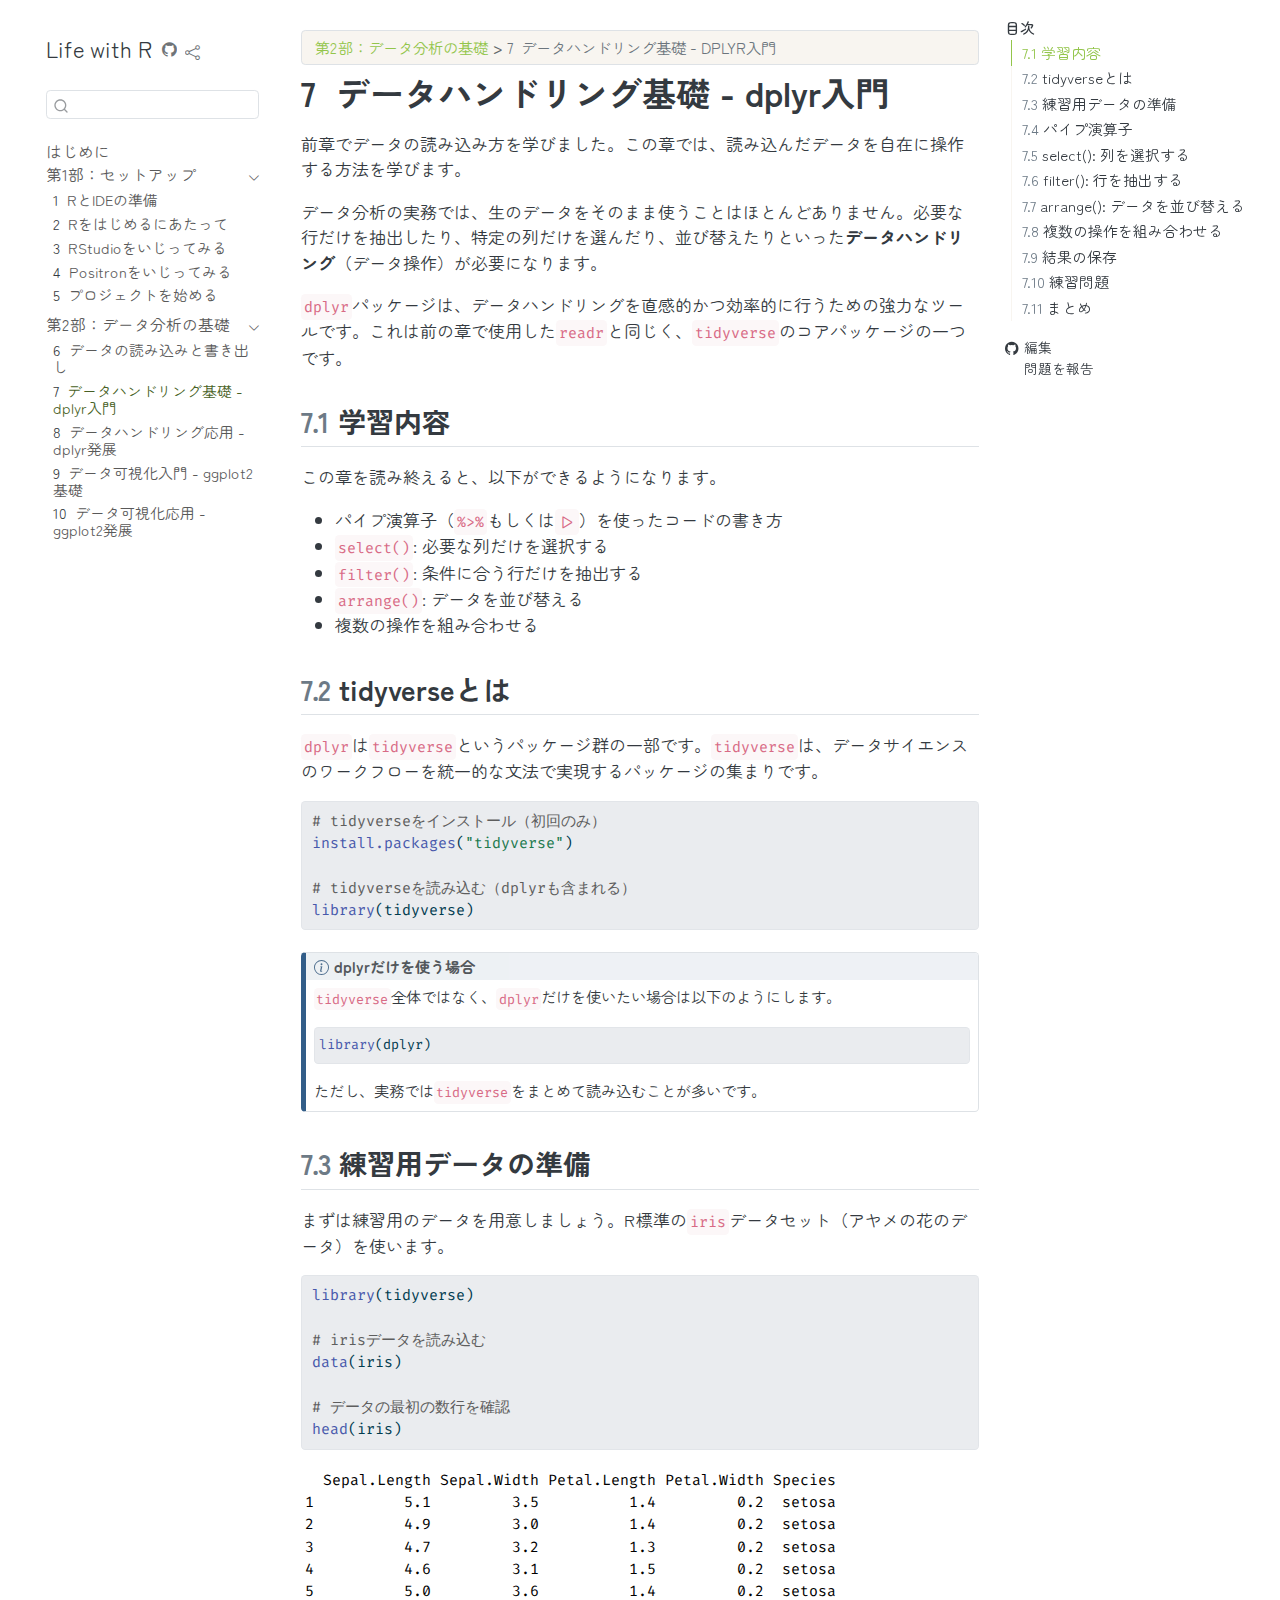
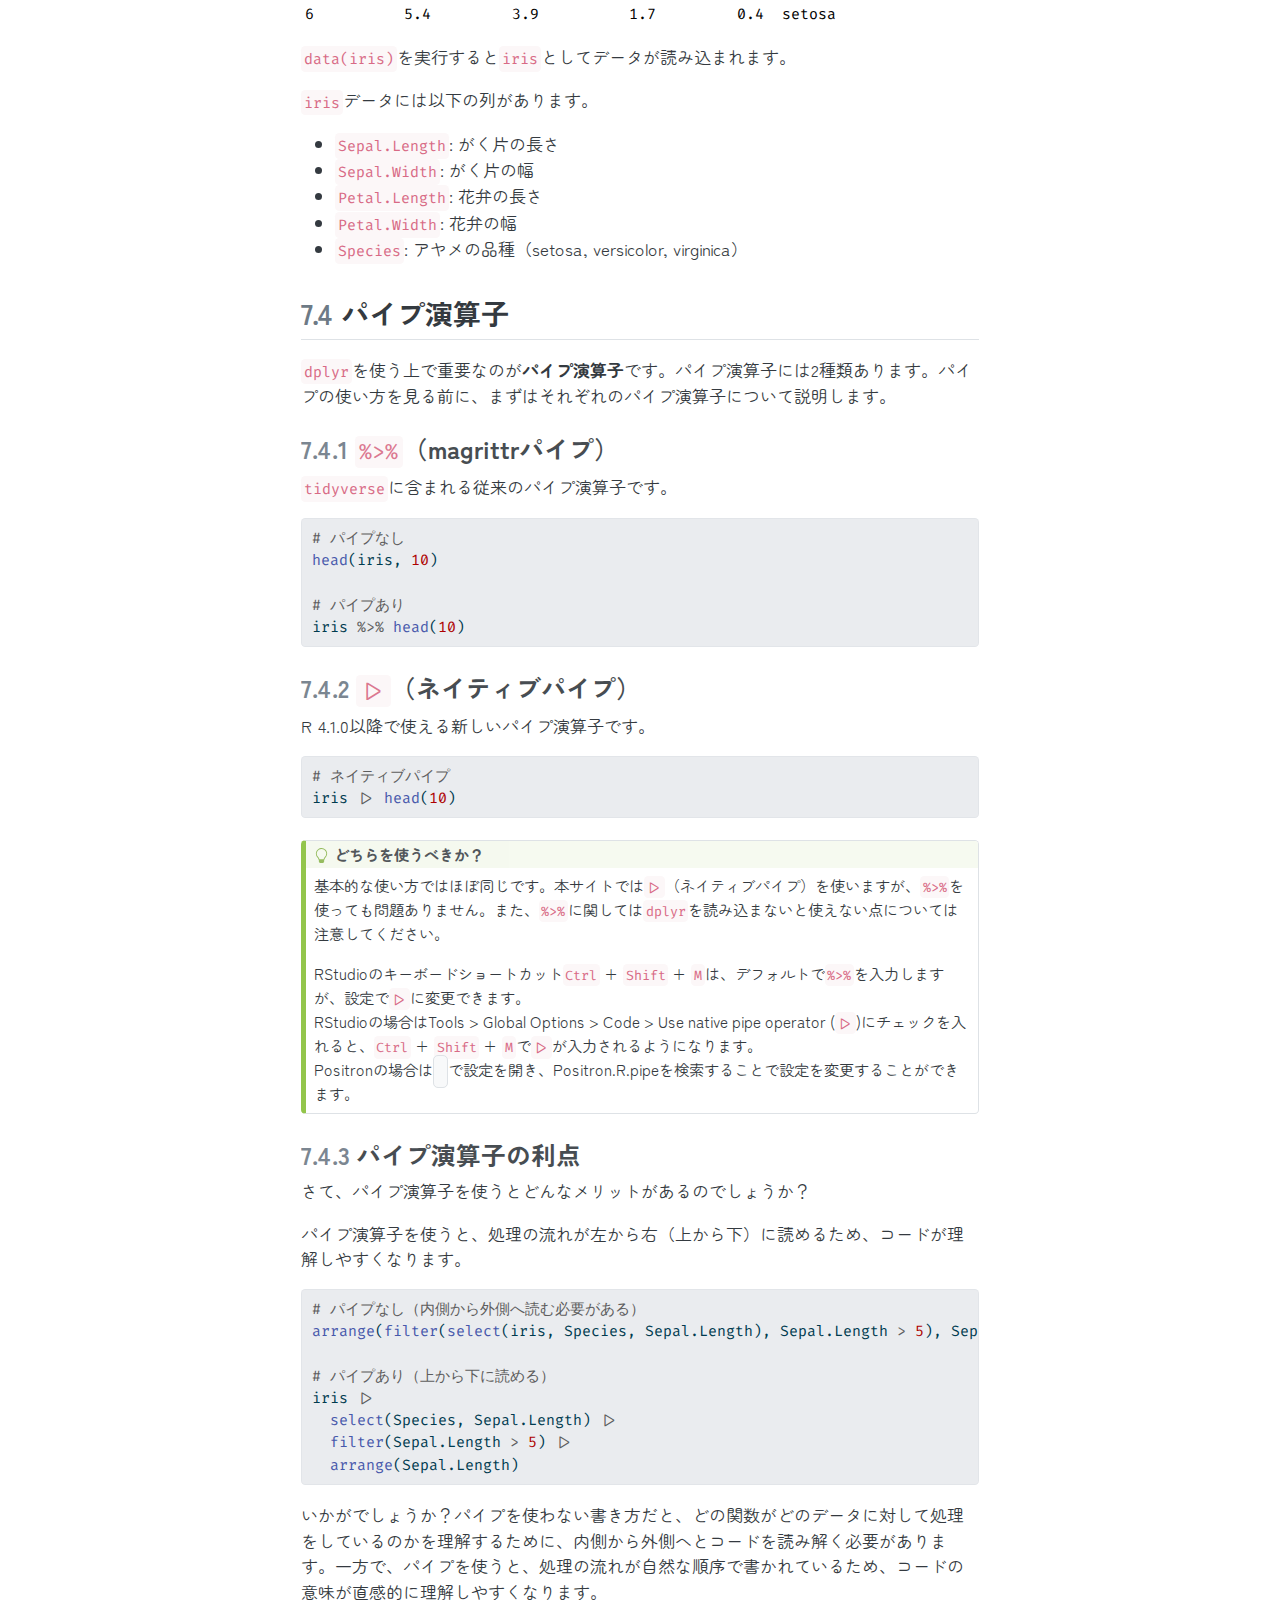
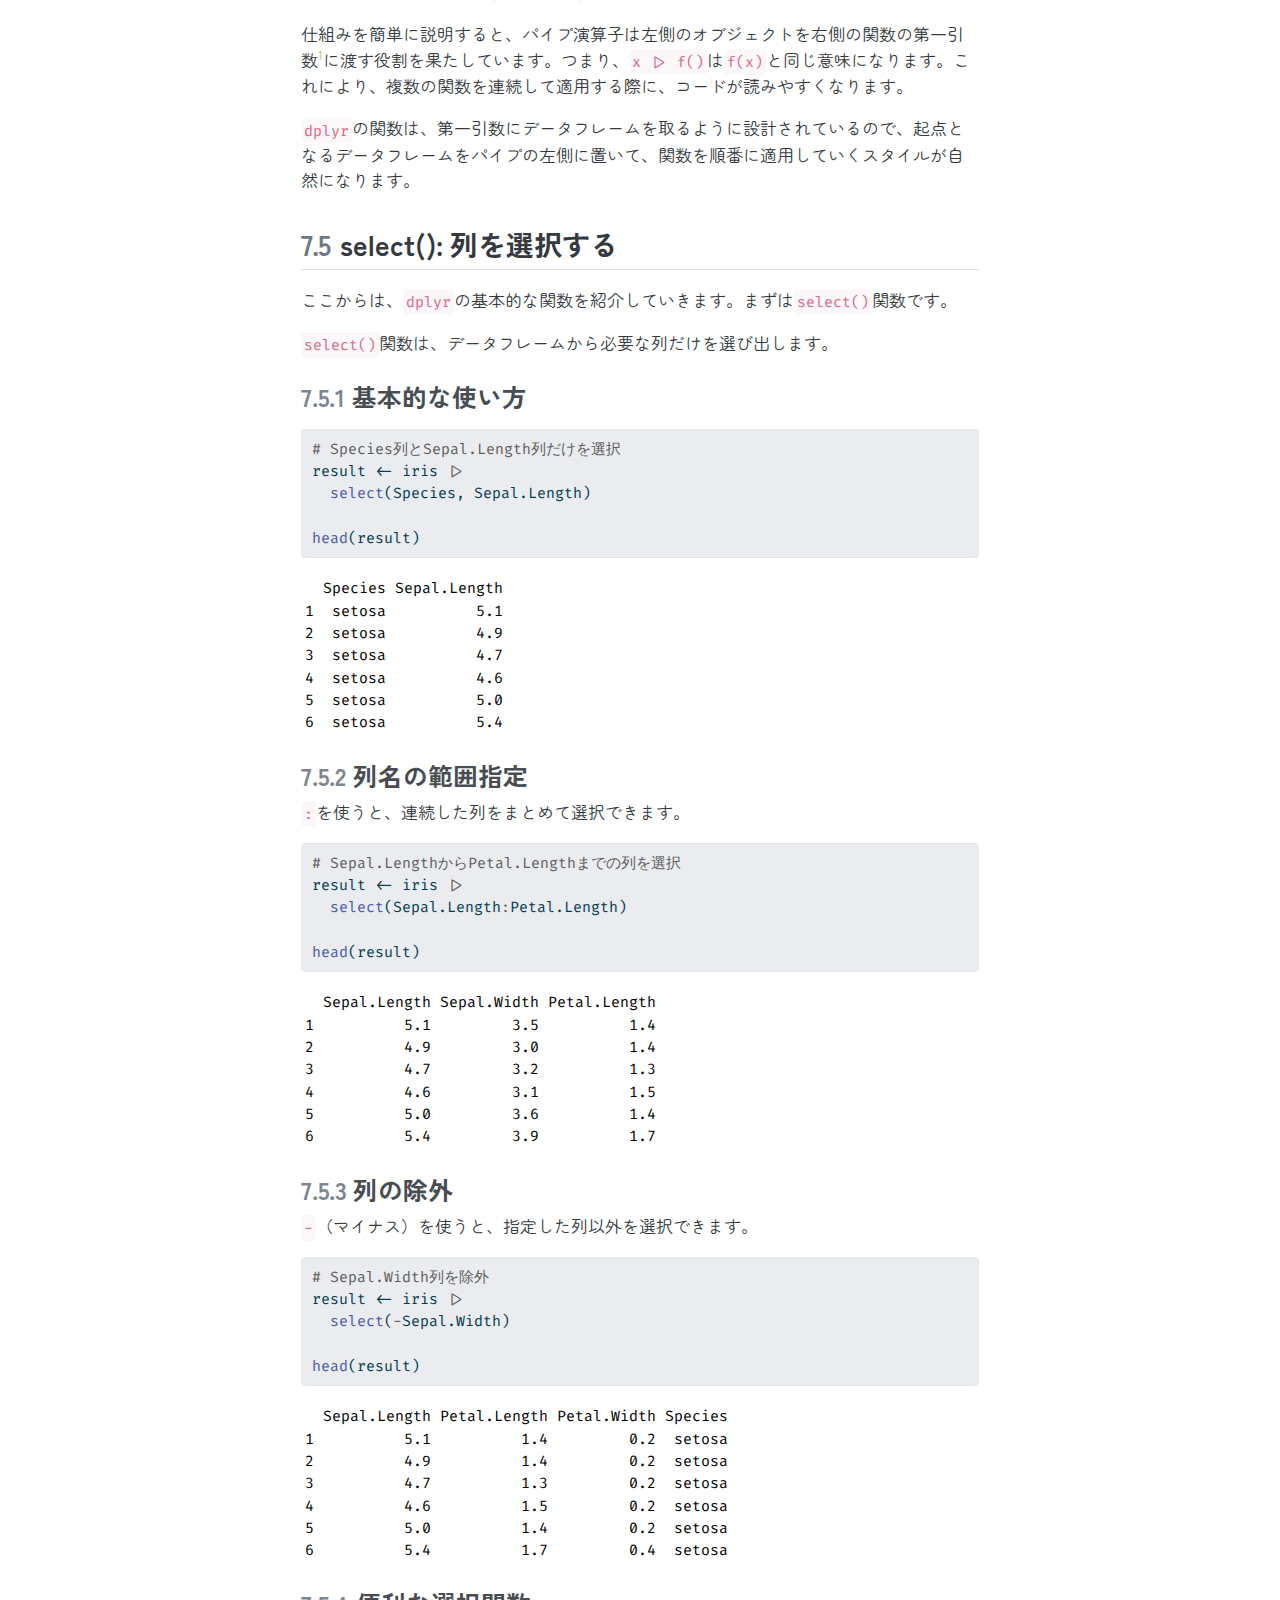
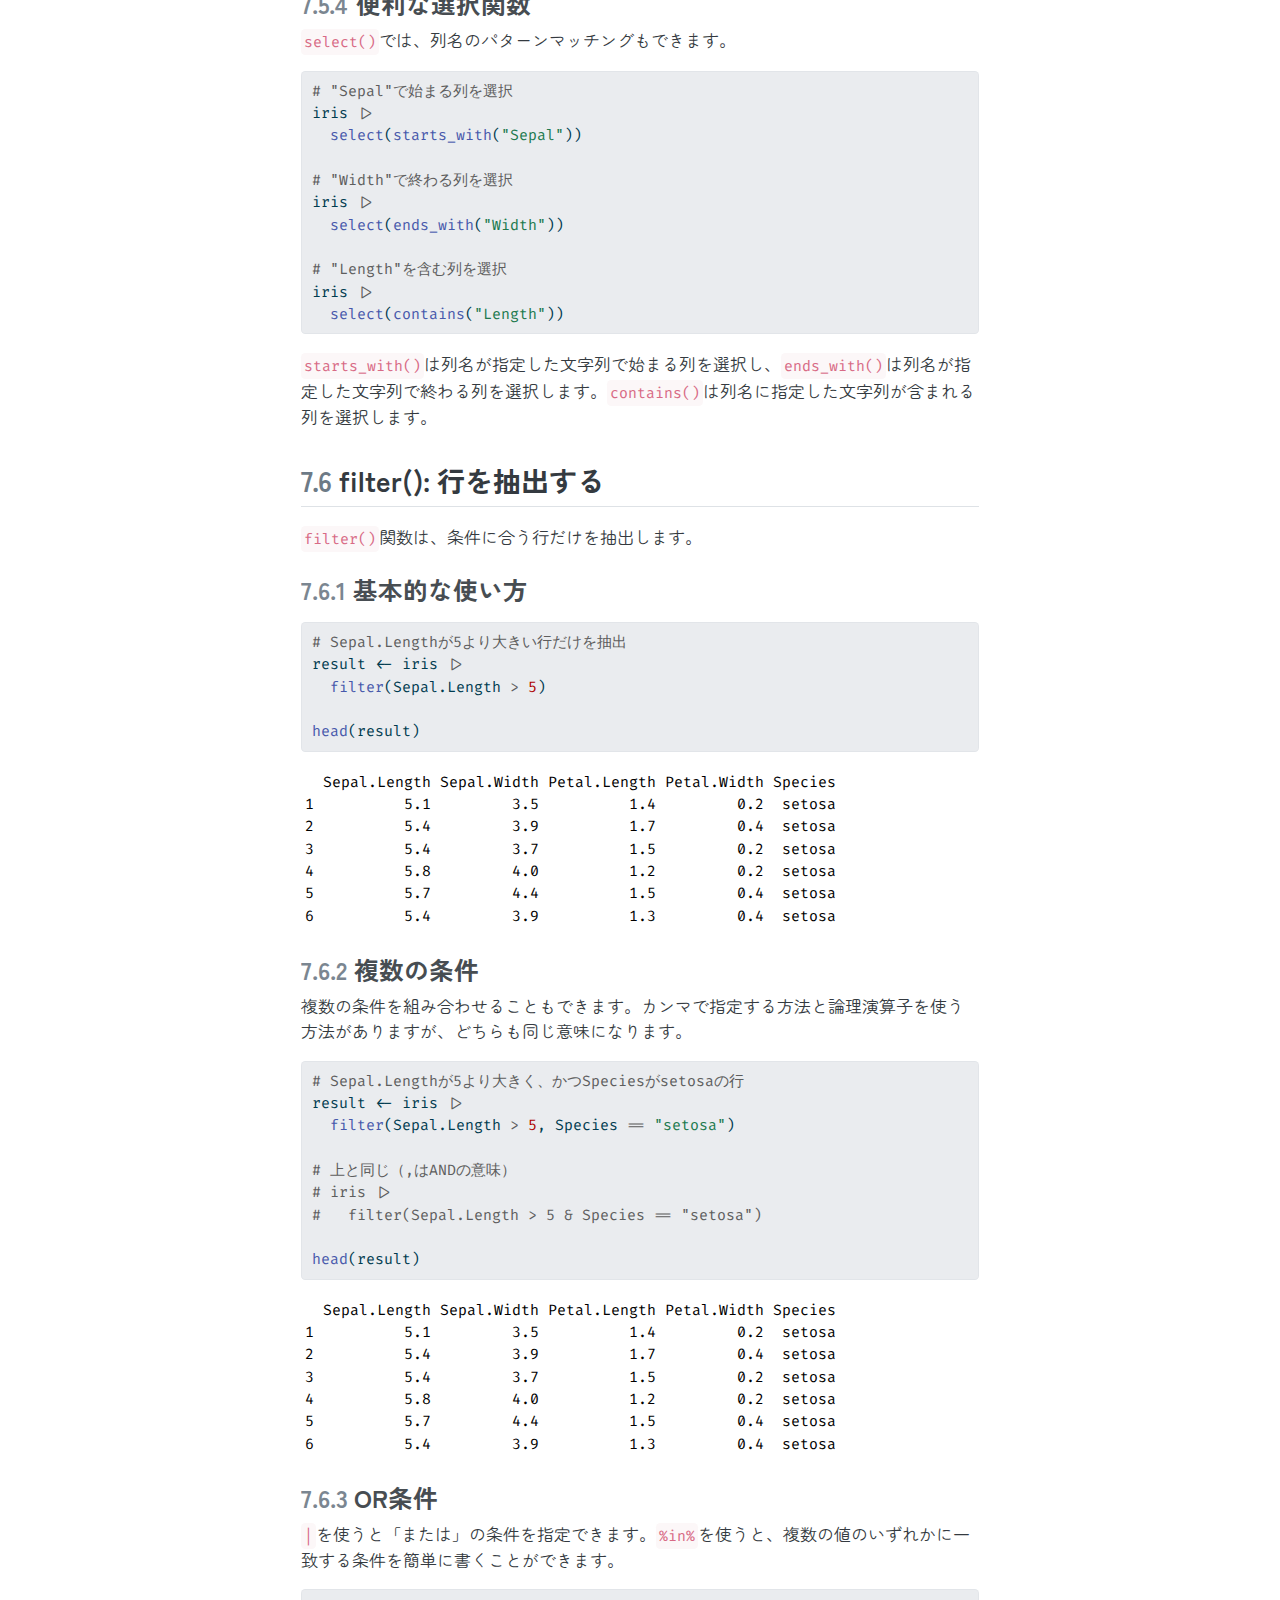
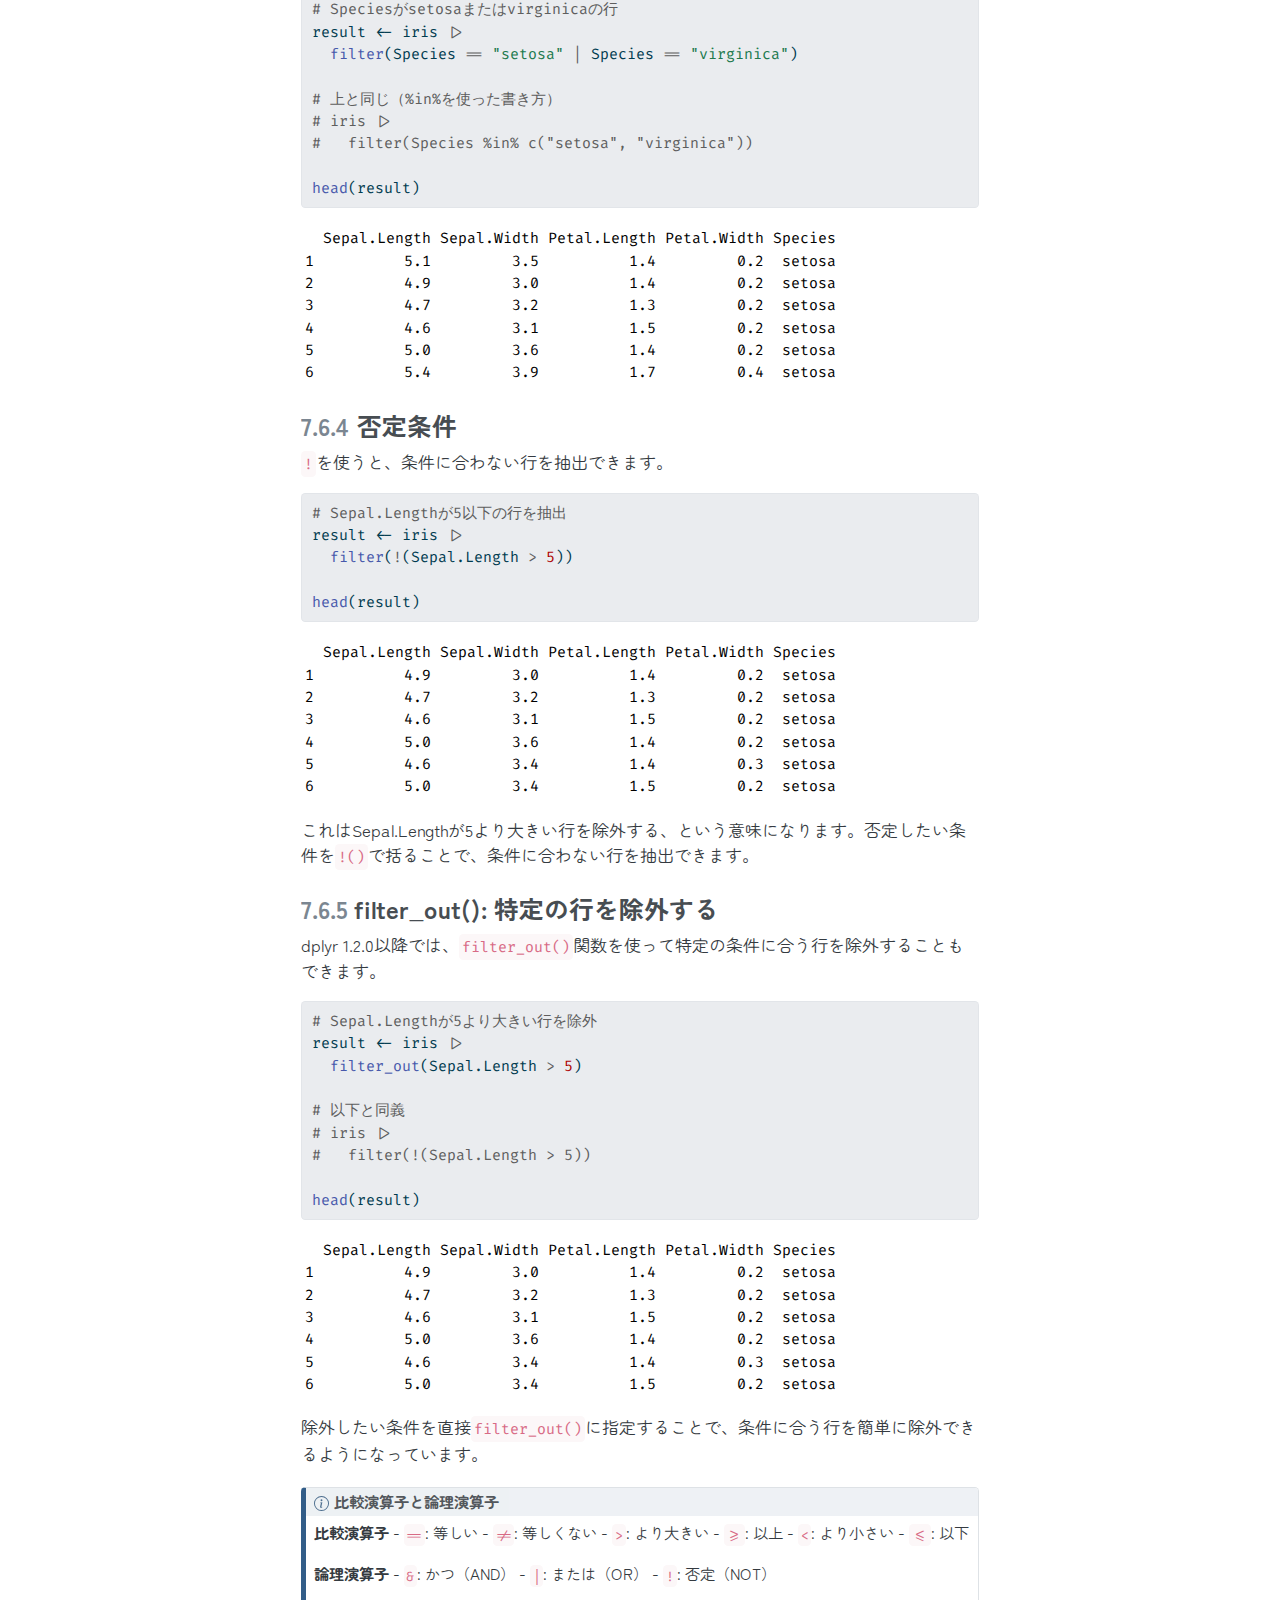
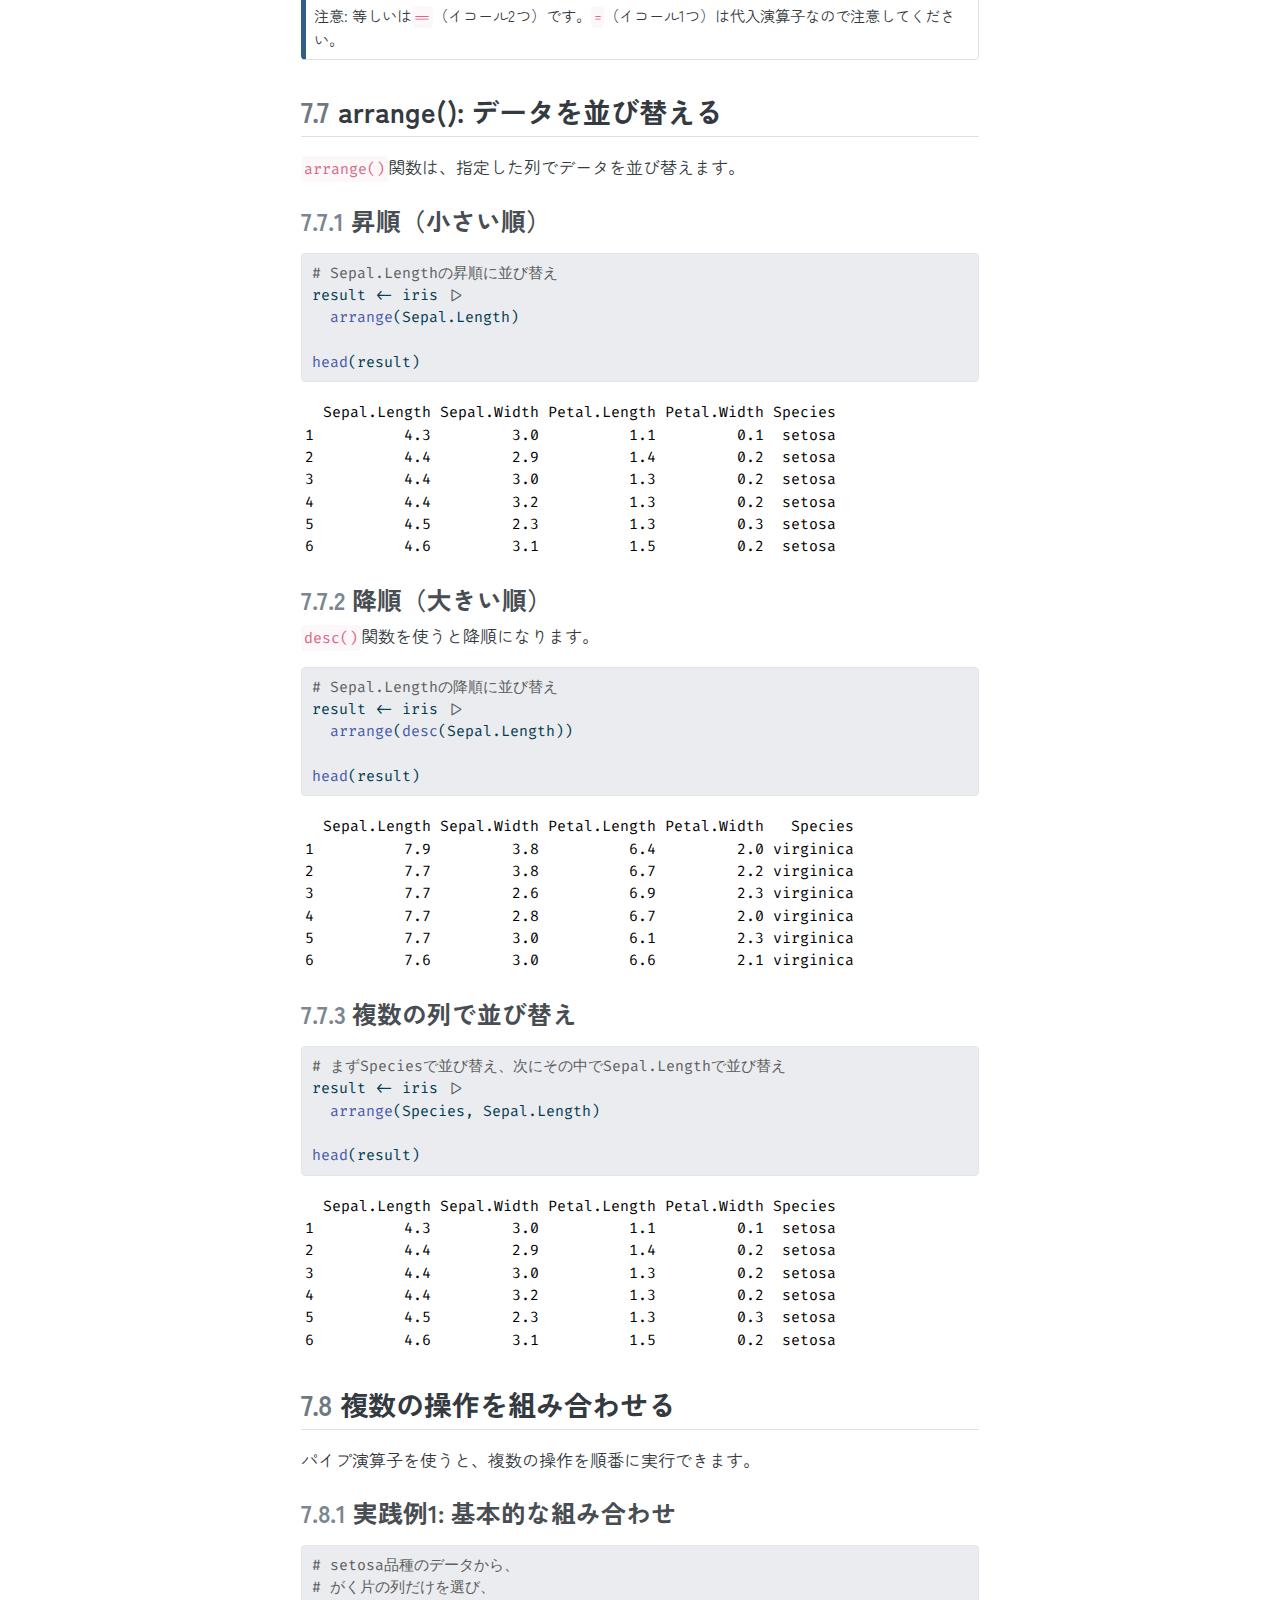
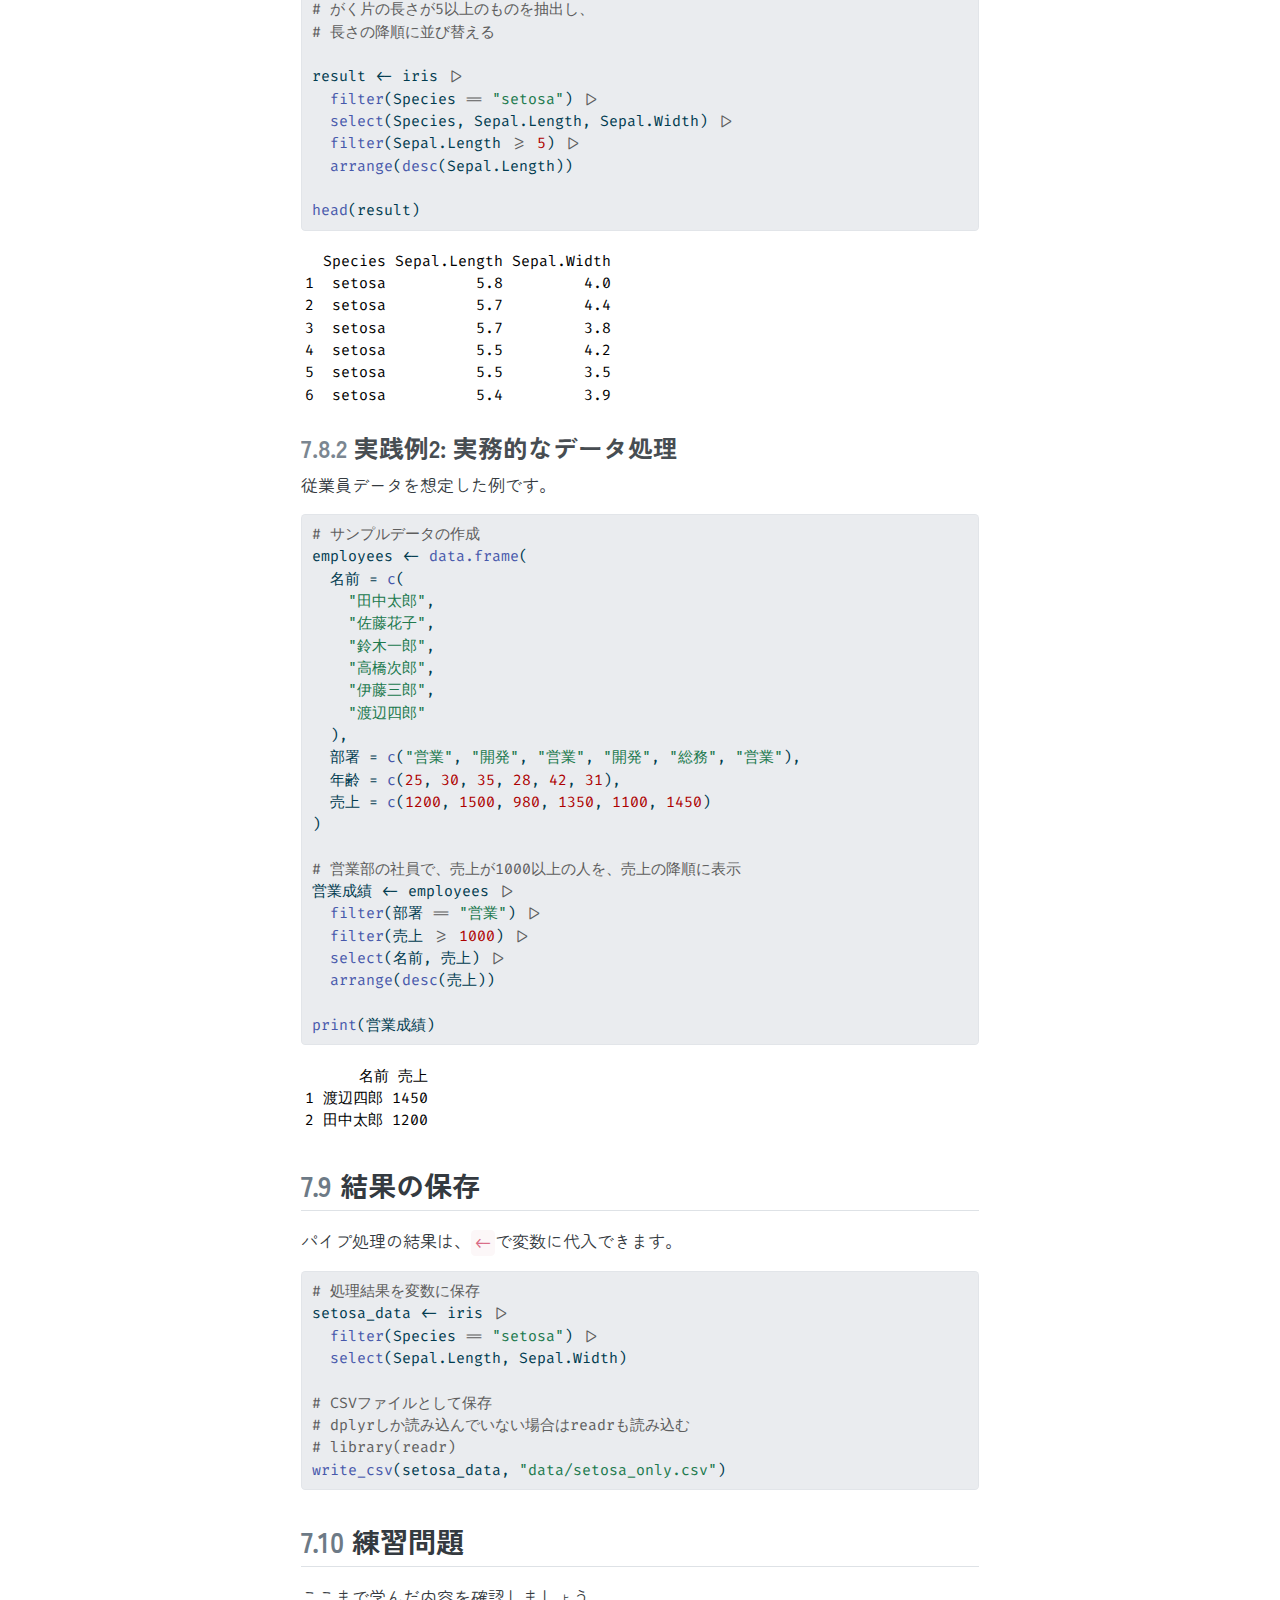
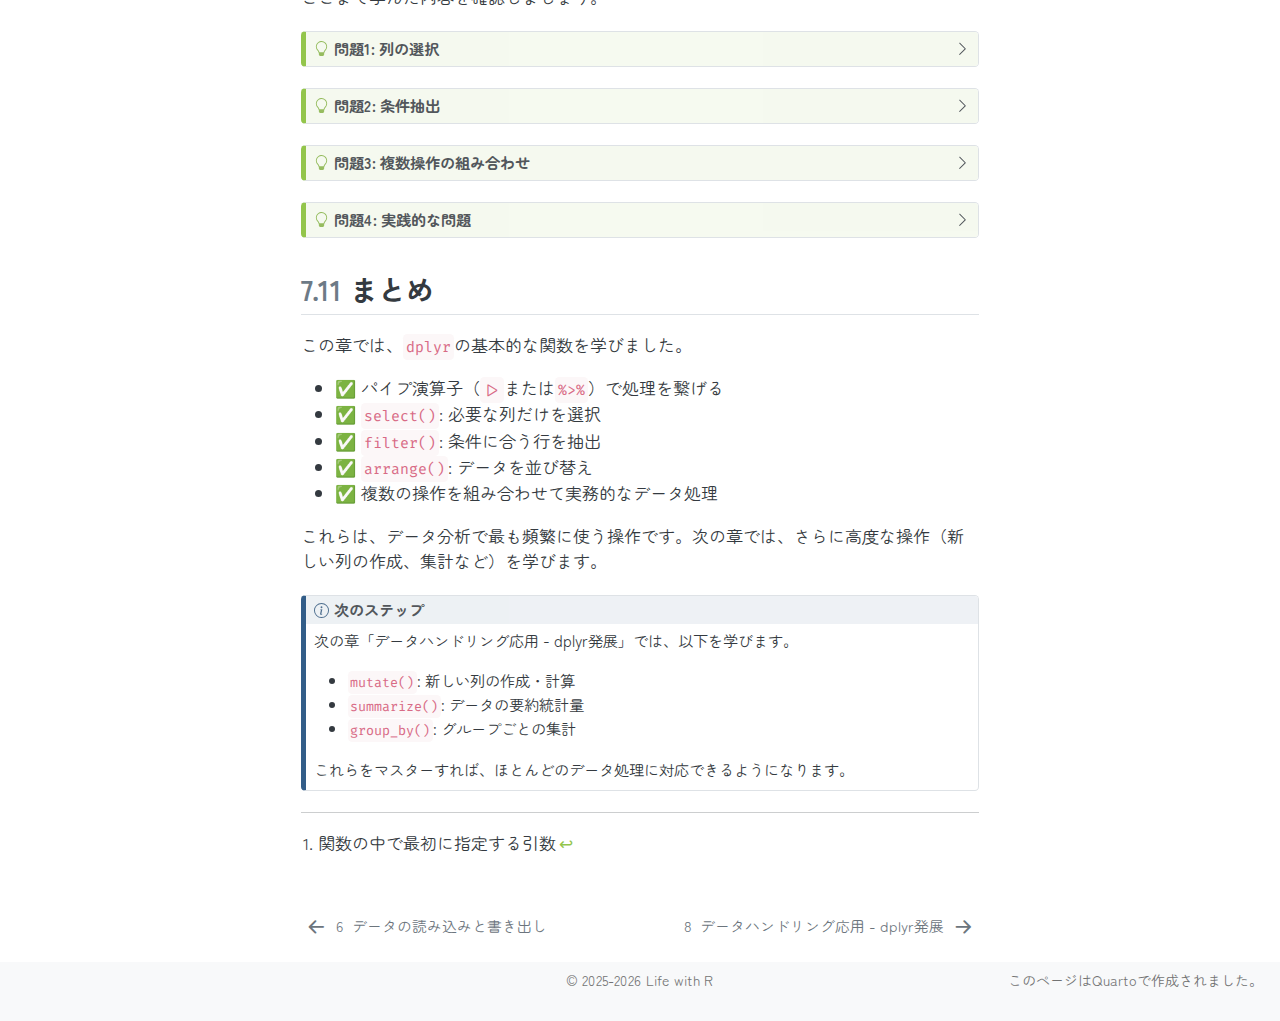
<file: data_wrangling_basic.html>
<!DOCTYPE html>
<html xmlns="http://www.w3.org/1999/xhtml" lang="en" xml:lang="en"><head>

<meta charset="utf-8">
<meta name="generator" content="quarto-1.9.20">

<meta name="viewport" content="width=device-width, initial-scale=1.0, user-scalable=yes">

<meta name="description" content="Rを始めて使う方への入門書">

<title>7&nbsp; データハンドリング基礎 - dplyr入門 – Life with R</title>
<style>
/* Default styles provided by pandoc.
** See https://pandoc.org/MANUAL.html#variables-for-html for config info.
*/
code{white-space: pre-wrap;}
span.smallcaps{font-variant: small-caps;}
div.columns{display: flex; gap: min(4vw, 1.5em);}
div.column{flex: auto; overflow-x: auto;}
div.hanging-indent{margin-left: 1.5em; text-indent: -1.5em;}
ul.task-list{list-style: none;}
ul.task-list li input[type="checkbox"] {
  width: 0.8em;
  margin: 0 0.8em 0.2em -1em; /* quarto-specific, see https://github.com/quarto-dev/quarto-cli/issues/4556 */ 
  vertical-align: middle;
}
/* CSS for syntax highlighting */
html { -webkit-text-size-adjust: 100%; }
pre > code.sourceCode { white-space: pre; position: relative; }
pre > code.sourceCode > span { display: inline-block; line-height: 1.25; }
pre > code.sourceCode > span:empty { height: 1.2em; }
.sourceCode { overflow: visible; }
code.sourceCode > span { color: inherit; text-decoration: inherit; }
div.sourceCode { margin: 1em 0; }
pre.sourceCode { margin: 0; }
@media screen {
div.sourceCode { overflow: auto; }
}
@media print {
pre > code.sourceCode { white-space: pre-wrap; }
pre > code.sourceCode > span { text-indent: -5em; padding-left: 5em; }
}
pre.numberSource code
  { counter-reset: source-line 0; }
pre.numberSource code > span
  { position: relative; left: -4em; counter-increment: source-line; }
pre.numberSource code > span > a:first-child::before
  { content: counter(source-line);
    position: relative; left: -1em; text-align: right; vertical-align: baseline;
    border: none; display: inline-block;
    -webkit-touch-callout: none; -webkit-user-select: none;
    -khtml-user-select: none; -moz-user-select: none;
    -ms-user-select: none; user-select: none;
    padding: 0 4px; width: 4em;
  }
pre.numberSource { margin-left: 3em;  padding-left: 4px; }
div.sourceCode
  {   }
@media screen {
pre > code.sourceCode > span > a:first-child::before { text-decoration: underline; }
}
</style>


<script src="site_libs/quarto-nav/quarto-nav.js"></script>
<script src="site_libs/quarto-nav/headroom.min.js"></script>
<script src="site_libs/clipboard/clipboard.min.js"></script>
<script src="site_libs/quarto-search/autocomplete.umd.js"></script>
<script src="site_libs/quarto-search/fuse.min.js"></script>
<script src="site_libs/quarto-search/quarto-search.js"></script>
<meta name="quarto:offset" content="./">
<link href="./data_wrangling_advanced.html" rel="next">
<link href="./data_io.html" rel="prev">
<link href="./assets/icons/abe-r.png" rel="icon" type="image/png">
<script src="site_libs/quarto-html/quarto.js" type="module"></script>
<script src="site_libs/quarto-html/tabsets/tabsets.js" type="module"></script>
<script src="site_libs/quarto-html/axe/axe-check.js" type="module"></script>
<script src="site_libs/quarto-html/popper.min.js"></script>
<script src="site_libs/quarto-html/tippy.umd.min.js"></script>
<script src="site_libs/quarto-html/anchor.min.js"></script>
<link href="site_libs/quarto-html/tippy.css" rel="stylesheet">
<link href="site_libs/quarto-html/quarto-syntax-highlighting-c71942d98dfb179c90dde172f45c29e1.css" rel="stylesheet" class="quarto-color-scheme" id="quarto-text-highlighting-styles">
<link href="site_libs/quarto-html/quarto-syntax-highlighting-dark-05b73876ec8e91609299e25bc831f6fc.css" rel="stylesheet" class="quarto-color-scheme quarto-color-alternate" id="quarto-text-highlighting-styles">
<link href="site_libs/quarto-html/quarto-syntax-highlighting-c71942d98dfb179c90dde172f45c29e1.css" rel="stylesheet" class="quarto-color-scheme-extra" id="quarto-text-highlighting-styles">
<script src="site_libs/bootstrap/bootstrap.min.js"></script>
<link href="site_libs/bootstrap/bootstrap-icons.css" rel="stylesheet">
<link href="site_libs/bootstrap/bootstrap-dc299dede90942e37665944e910ff25d.min.css" rel="stylesheet" append-hash="true" class="quarto-color-scheme" id="quarto-bootstrap" data-mode="light">
<link href="site_libs/bootstrap/bootstrap-dark-dc299dede90942e37665944e910ff25d.min.css" rel="stylesheet" append-hash="true" class="quarto-color-scheme quarto-color-alternate" id="quarto-bootstrap" data-mode="light">
<link href="site_libs/bootstrap/bootstrap-dc299dede90942e37665944e910ff25d.min.css" rel="stylesheet" append-hash="true" class="quarto-color-scheme-extra" id="quarto-bootstrap" data-mode="light">
<script src="site_libs/quarto-contrib/kbd/kbd.js"></script>
<link href="site_libs/quarto-contrib/kbd/kbd.css" rel="stylesheet">
<script id="quarto-search-options" type="application/json">{
  "location": "sidebar",
  "copy-button": false,
  "collapse-after": 3,
  "panel-placement": "start",
  "type": "textbox",
  "limit": 50,
  "keyboard-shortcut": [
    "f",
    "/",
    "s"
  ],
  "show-item-context": false,
  "language": {
    "search-no-results-text": "一致なし",
    "search-matching-documents-text": "一致した文書",
    "search-copy-link-title": "検索へのリンクをコピー",
    "search-hide-matches-text": "追加の検索結果を非表示",
    "search-more-match-text": "追加の検索結果",
    "search-more-matches-text": "追加の検索結果",
    "search-clear-button-title": "消去",
    "search-text-placeholder": "",
    "search-detached-cancel-button-title": "取消",
    "search-submit-button-title": "検索",
    "search-label": "サーチ"
  }
}</script>
<script async="" src="https://www.googletagmanager.com/gtag/js?id=G-KN42DSQ0YN"></script>

<script type="text/javascript">

window.dataLayer = window.dataLayer || [];
function gtag(){dataLayer.push(arguments);}
gtag('js', new Date());
gtag('config', 'G-KN42DSQ0YN', { 'anonymize_ip': true});
</script>


</head>

<body class="nav-sidebar floating quarto-light">

<div id="quarto-search-results"></div>
  <header id="quarto-header" class="headroom fixed-top">
  <nav class="quarto-secondary-nav">
    <div class="container-fluid d-flex">
      <button type="button" class="quarto-btn-toggle btn" data-bs-toggle="collapse" role="button" data-bs-target=".quarto-sidebar-collapse-item" aria-controls="quarto-sidebar" aria-expanded="false" aria-label="サイドバーを切り替える" onclick="if (window.quartoToggleHeadroom) { window.quartoToggleHeadroom(); }">
        <i class="bi bi-layout-text-sidebar-reverse"></i>
      </button>
        <nav class="quarto-page-breadcrumbs" aria-label="breadcrumb"><ol class="breadcrumb"><li class="breadcrumb-item"><a href="./data_io.html">第2部：データ分析の基礎</a></li><li class="breadcrumb-item"><a href="./data_wrangling_basic.html"><span class="chapter-number">7</span>&nbsp; <span class="chapter-title">データハンドリング基礎 - dplyr入門</span></a></li></ol></nav>
        <a class="flex-grow-1" role="navigation" data-bs-toggle="collapse" data-bs-target=".quarto-sidebar-collapse-item" aria-controls="quarto-sidebar" aria-expanded="false" aria-label="サイドバーを切り替える" onclick="if (window.quartoToggleHeadroom) { window.quartoToggleHeadroom(); }">      
        </a>
      <button type="button" class="btn quarto-search-button" aria-label="サーチ" onclick="window.quartoOpenSearch();">
        <i class="bi bi-search"></i>
      </button>
    </div>
  </nav>
</header>
<!-- content -->
<div id="quarto-content" class="quarto-container page-columns page-rows-contents page-layout-article">
<!-- sidebar -->
  <nav id="quarto-sidebar" class="sidebar collapse collapse-horizontal quarto-sidebar-collapse-item sidebar-navigation floating overflow-auto">
    <div class="pt-lg-2 mt-2 text-left sidebar-header">
    <div class="sidebar-title mb-0 py-0">
      <a href="./">Life with R</a> 
        <div class="sidebar-tools-main">
    <a href="https://github.com/yo5uke/life-with-r" title="ソースコード" class="quarto-navigation-tool px-1" aria-label="ソースコード"><i class="bi bi-github"></i></a>
    <div class="dropdown">
      <a href="" title="Share" id="quarto-navigation-tool-dropdown-0" class="quarto-navigation-tool dropdown-toggle px-1" data-bs-toggle="dropdown" aria-expanded="false" role="link" aria-label="Share"><i class="bi bi-share"></i></a>
      <ul class="dropdown-menu" aria-labelledby="quarto-navigation-tool-dropdown-0">
          <li>
            <a class="dropdown-item sidebar-tools-main-item" href="https://twitter.com/intent/tweet?url=|url|">
              <i class="bi bi-twitter pe-1"></i>
            Twitter
            </a>
          </li>
          <li>
            <a class="dropdown-item sidebar-tools-main-item" href="https://www.facebook.com/sharer/sharer.php?u=|url|">
              <i class="bi bi-facebook pe-1"></i>
            Facebook
            </a>
          </li>
          <li>
            <a class="dropdown-item sidebar-tools-main-item" href="https://www.linkedin.com/sharing/share-offsite/?url=|url|">
              <i class="bi bi-linkedin pe-1"></i>
            LinkedIn
            </a>
          </li>
      </ul>
    </div>
</div>
    </div>
      </div>
        <div class="mt-2 flex-shrink-0 align-items-center">
        <div class="sidebar-search">
        <div id="quarto-search" class="" title="サーチ"></div>
        </div>
        </div>
    <div class="sidebar-menu-container"> 
    <ul class="list-unstyled mt-1">
        <li class="sidebar-item">
  <div class="sidebar-item-container"> 
  <a href="./index.html" class="sidebar-item-text sidebar-link">
 <span class="menu-text">はじめに</span></a>
  </div>
</li>
        <li class="sidebar-item sidebar-item-section">
      <div class="sidebar-item-container"> 
            <a class="sidebar-item-text sidebar-link text-start" data-bs-toggle="collapse" data-bs-target="#quarto-sidebar-section-1" role="navigation" aria-expanded="true">
 <span class="menu-text">第1部：セットアップ</span></a>
          <a class="sidebar-item-toggle text-start" data-bs-toggle="collapse" data-bs-target="#quarto-sidebar-section-1" role="navigation" aria-expanded="true" aria-label="セクションを切り替え">
            <i class="bi bi-chevron-right ms-2"></i>
          </a> 
      </div>
      <ul id="quarto-sidebar-section-1" class="collapse list-unstyled sidebar-section depth1 show">  
          <li class="sidebar-item">
  <div class="sidebar-item-container"> 
  <a href="./install.html" class="sidebar-item-text sidebar-link">
 <span class="menu-text"><span class="chapter-number">1</span>&nbsp; <span class="chapter-title">RとIDEの準備</span></span></a>
  </div>
</li>
          <li class="sidebar-item">
  <div class="sidebar-item-container"> 
  <a href="./common.html" class="sidebar-item-text sidebar-link">
 <span class="menu-text"><span class="chapter-number">2</span>&nbsp; <span class="chapter-title">Rをはじめるにあたって</span></span></a>
  </div>
</li>
          <li class="sidebar-item">
  <div class="sidebar-item-container"> 
  <a href="./try_rstudio.html" class="sidebar-item-text sidebar-link">
 <span class="menu-text"><span class="chapter-number">3</span>&nbsp; <span class="chapter-title">RStudioをいじってみる</span></span></a>
  </div>
</li>
          <li class="sidebar-item">
  <div class="sidebar-item-container"> 
  <a href="./try_positron.html" class="sidebar-item-text sidebar-link">
 <span class="menu-text"><span class="chapter-number">4</span>&nbsp; <span class="chapter-title">Positronをいじってみる</span></span></a>
  </div>
</li>
          <li class="sidebar-item">
  <div class="sidebar-item-container"> 
  <a href="./start_project.html" class="sidebar-item-text sidebar-link">
 <span class="menu-text"><span class="chapter-number">5</span>&nbsp; <span class="chapter-title">プロジェクトを始める</span></span></a>
  </div>
</li>
      </ul>
  </li>
        <li class="sidebar-item sidebar-item-section">
      <div class="sidebar-item-container"> 
            <a class="sidebar-item-text sidebar-link text-start" data-bs-toggle="collapse" data-bs-target="#quarto-sidebar-section-2" role="navigation" aria-expanded="true">
 <span class="menu-text">第2部：データ分析の基礎</span></a>
          <a class="sidebar-item-toggle text-start" data-bs-toggle="collapse" data-bs-target="#quarto-sidebar-section-2" role="navigation" aria-expanded="true" aria-label="セクションを切り替え">
            <i class="bi bi-chevron-right ms-2"></i>
          </a> 
      </div>
      <ul id="quarto-sidebar-section-2" class="collapse list-unstyled sidebar-section depth1 show">  
          <li class="sidebar-item">
  <div class="sidebar-item-container"> 
  <a href="./data_io.html" class="sidebar-item-text sidebar-link">
 <span class="menu-text"><span class="chapter-number">6</span>&nbsp; <span class="chapter-title">データの読み込みと書き出し</span></span></a>
  </div>
</li>
          <li class="sidebar-item">
  <div class="sidebar-item-container"> 
  <a href="./data_wrangling_basic.html" class="sidebar-item-text sidebar-link active">
 <span class="menu-text"><span class="chapter-number">7</span>&nbsp; <span class="chapter-title">データハンドリング基礎 - dplyr入門</span></span></a>
  </div>
</li>
          <li class="sidebar-item">
  <div class="sidebar-item-container"> 
  <a href="./data_wrangling_advanced.html" class="sidebar-item-text sidebar-link">
 <span class="menu-text"><span class="chapter-number">8</span>&nbsp; <span class="chapter-title">データハンドリング応用 - dplyr発展</span></span></a>
  </div>
</li>
          <li class="sidebar-item">
  <div class="sidebar-item-container"> 
  <a href="./visualization_basic.html" class="sidebar-item-text sidebar-link">
 <span class="menu-text"><span class="chapter-number">9</span>&nbsp; <span class="chapter-title">データ可視化入門 - ggplot2基礎</span></span></a>
  </div>
</li>
          <li class="sidebar-item">
  <div class="sidebar-item-container"> 
  <a href="./visualization_advanced.html" class="sidebar-item-text sidebar-link">
 <span class="menu-text"><span class="chapter-number">10</span>&nbsp; <span class="chapter-title">データ可視化応用 - ggplot2発展</span></span></a>
  </div>
</li>
      </ul>
  </li>
    </ul>
    </div>
</nav>
<div id="quarto-sidebar-glass" class="quarto-sidebar-collapse-item" data-bs-toggle="collapse" data-bs-target=".quarto-sidebar-collapse-item"></div>
<!-- margin-sidebar -->
    <div id="quarto-margin-sidebar" class="sidebar margin-sidebar">
        <nav id="TOC" role="doc-toc" class="toc-active">
    <h2 id="toc-title">目次</h2>
   
  <ul>
  <li><a href="#学習内容" id="toc-学習内容" class="nav-link active" data-scroll-target="#学習内容"><span class="header-section-number">7.1</span> 学習内容</a></li>
  <li><a href="#tidyverseとは" id="toc-tidyverseとは" class="nav-link" data-scroll-target="#tidyverseとは"><span class="header-section-number">7.2</span> tidyverseとは</a></li>
  <li><a href="#練習用データの準備" id="toc-練習用データの準備" class="nav-link" data-scroll-target="#練習用データの準備"><span class="header-section-number">7.3</span> 練習用データの準備</a></li>
  <li><a href="#パイプ演算子" id="toc-パイプ演算子" class="nav-link" data-scroll-target="#パイプ演算子"><span class="header-section-number">7.4</span> パイプ演算子</a>
  <ul class="collapse">
  <li><a href="#magrittrパイプ" id="toc-magrittrパイプ" class="nav-link" data-scroll-target="#magrittrパイプ"><span class="header-section-number">7.4.1</span> <code>%&gt;%</code>（magrittrパイプ）</a></li>
  <li><a href="#ネイティブパイプ" id="toc-ネイティブパイプ" class="nav-link" data-scroll-target="#ネイティブパイプ"><span class="header-section-number">7.4.2</span> <code>|&gt;</code>（ネイティブパイプ）</a></li>
  <li><a href="#パイプ演算子の利点" id="toc-パイプ演算子の利点" class="nav-link" data-scroll-target="#パイプ演算子の利点"><span class="header-section-number">7.4.3</span> パイプ演算子の利点</a></li>
  </ul></li>
  <li><a href="#select-列を選択する" id="toc-select-列を選択する" class="nav-link" data-scroll-target="#select-列を選択する"><span class="header-section-number">7.5</span> select(): 列を選択する</a>
  <ul class="collapse">
  <li><a href="#基本的な使い方" id="toc-基本的な使い方" class="nav-link" data-scroll-target="#基本的な使い方"><span class="header-section-number">7.5.1</span> 基本的な使い方</a></li>
  <li><a href="#列名の範囲指定" id="toc-列名の範囲指定" class="nav-link" data-scroll-target="#列名の範囲指定"><span class="header-section-number">7.5.2</span> 列名の範囲指定</a></li>
  <li><a href="#列の除外" id="toc-列の除外" class="nav-link" data-scroll-target="#列の除外"><span class="header-section-number">7.5.3</span> 列の除外</a></li>
  <li><a href="#便利な選択関数" id="toc-便利な選択関数" class="nav-link" data-scroll-target="#便利な選択関数"><span class="header-section-number">7.5.4</span> 便利な選択関数</a></li>
  </ul></li>
  <li><a href="#filter-行を抽出する" id="toc-filter-行を抽出する" class="nav-link" data-scroll-target="#filter-行を抽出する"><span class="header-section-number">7.6</span> filter(): 行を抽出する</a>
  <ul class="collapse">
  <li><a href="#基本的な使い方-1" id="toc-基本的な使い方-1" class="nav-link" data-scroll-target="#基本的な使い方-1"><span class="header-section-number">7.6.1</span> 基本的な使い方</a></li>
  <li><a href="#複数の条件" id="toc-複数の条件" class="nav-link" data-scroll-target="#複数の条件"><span class="header-section-number">7.6.2</span> 複数の条件</a></li>
  <li><a href="#or条件" id="toc-or条件" class="nav-link" data-scroll-target="#or条件"><span class="header-section-number">7.6.3</span> OR条件</a></li>
  <li><a href="#否定条件" id="toc-否定条件" class="nav-link" data-scroll-target="#否定条件"><span class="header-section-number">7.6.4</span> 否定条件</a></li>
  <li><a href="#filter_out-特定の行を除外する" id="toc-filter_out-特定の行を除外する" class="nav-link" data-scroll-target="#filter_out-特定の行を除外する"><span class="header-section-number">7.6.5</span> filter_out(): 特定の行を除外する</a></li>
  </ul></li>
  <li><a href="#arrange-データを並び替える" id="toc-arrange-データを並び替える" class="nav-link" data-scroll-target="#arrange-データを並び替える"><span class="header-section-number">7.7</span> arrange(): データを並び替える</a>
  <ul class="collapse">
  <li><a href="#昇順小さい順" id="toc-昇順小さい順" class="nav-link" data-scroll-target="#昇順小さい順"><span class="header-section-number">7.7.1</span> 昇順（小さい順）</a></li>
  <li><a href="#降順大きい順" id="toc-降順大きい順" class="nav-link" data-scroll-target="#降順大きい順"><span class="header-section-number">7.7.2</span> 降順（大きい順）</a></li>
  <li><a href="#複数の列で並び替え" id="toc-複数の列で並び替え" class="nav-link" data-scroll-target="#複数の列で並び替え"><span class="header-section-number">7.7.3</span> 複数の列で並び替え</a></li>
  </ul></li>
  <li><a href="#複数の操作を組み合わせる" id="toc-複数の操作を組み合わせる" class="nav-link" data-scroll-target="#複数の操作を組み合わせる"><span class="header-section-number">7.8</span> 複数の操作を組み合わせる</a>
  <ul class="collapse">
  <li><a href="#実践例1-基本的な組み合わせ" id="toc-実践例1-基本的な組み合わせ" class="nav-link" data-scroll-target="#実践例1-基本的な組み合わせ"><span class="header-section-number">7.8.1</span> 実践例1: 基本的な組み合わせ</a></li>
  <li><a href="#実践例2-実務的なデータ処理" id="toc-実践例2-実務的なデータ処理" class="nav-link" data-scroll-target="#実践例2-実務的なデータ処理"><span class="header-section-number">7.8.2</span> 実践例2: 実務的なデータ処理</a></li>
  </ul></li>
  <li><a href="#結果の保存" id="toc-結果の保存" class="nav-link" data-scroll-target="#結果の保存"><span class="header-section-number">7.9</span> 結果の保存</a></li>
  <li><a href="#練習問題" id="toc-練習問題" class="nav-link" data-scroll-target="#練習問題"><span class="header-section-number">7.10</span> 練習問題</a></li>
  <li><a href="#まとめ" id="toc-まとめ" class="nav-link" data-scroll-target="#まとめ"><span class="header-section-number">7.11</span> まとめ</a></li>
  </ul>
<div class="toc-actions"><ul><li><a href="https://github.com/yo5uke/life-with-r/edit/main/data_wrangling_basic.qmd" class="toc-action"><i class="bi bi-github"></i>編集</a></li><li><a href="https://github.com/yo5uke/life-with-r/issues" class="toc-action"><i class="bi empty"></i>問題を報告</a></li></ul></div></nav>
    </div>
<!-- main -->
<main class="content" id="quarto-document-content">

<header id="title-block-header" class="quarto-title-block default"><nav class="quarto-page-breadcrumbs quarto-title-breadcrumbs d-none d-lg-block" aria-label="breadcrumb"><ol class="breadcrumb"><li class="breadcrumb-item"><a href="./data_io.html">第2部：データ分析の基礎</a></li><li class="breadcrumb-item"><a href="./data_wrangling_basic.html"><span class="chapter-number">7</span>&nbsp; <span class="chapter-title">データハンドリング基礎 - dplyr入門</span></a></li></ol></nav>
<div class="quarto-title">
<h1 class="title"><span class="chapter-number">7</span>&nbsp; <span class="chapter-title">データハンドリング基礎 - dplyr入門</span></h1>
</div>



<div class="quarto-title-meta">

    
  
    
  </div>
  


</header>


<p>前章でデータの読み込み方を学びました。この章では、読み込んだデータを自在に操作する方法を学びます。</p>
<p>データ分析の実務では、生のデータをそのまま使うことはほとんどありません。必要な行だけを抽出したり、特定の列だけを選んだり、並び替えたりといった<strong>データハンドリング</strong>（データ操作）が必要になります。</p>
<p><code>dplyr</code>パッケージは、データハンドリングを直感的かつ効率的に行うための強力なツールです。これは前の章で使用した<code>readr</code>と同じく、<code>tidyverse</code>のコアパッケージの一つです。</p>
<section id="学習内容" class="level2" data-number="7.1">
<h2 data-number="7.1" class="anchored" data-anchor-id="学習内容"><span class="header-section-number">7.1</span> 学習内容</h2>
<p>この章を読み終えると、以下ができるようになります。</p>
<ul>
<li>パイプ演算子（<code>%&gt;%</code>もしくは<code>|&gt;</code>）を使ったコードの書き方</li>
<li><code>select()</code>: 必要な列だけを選択する</li>
<li><code>filter()</code>: 条件に合う行だけを抽出する</li>
<li><code>arrange()</code>: データを並び替える</li>
<li>複数の操作を組み合わせる</li>
</ul>
</section>
<section id="tidyverseとは" class="level2" data-number="7.2">
<h2 data-number="7.2" class="anchored" data-anchor-id="tidyverseとは"><span class="header-section-number">7.2</span> tidyverseとは</h2>
<p><code>dplyr</code>は<code>tidyverse</code>というパッケージ群の一部です。<code>tidyverse</code>は、データサイエンスのワークフローを統一的な文法で実現するパッケージの集まりです。</p>
<div class="code-copy-outer-scaffold"><div class="sourceCode" id="cb1"><pre class="sourceCode r code-with-copy"><code class="sourceCode r"><span id="cb1-1"><a href="#cb1-1" aria-hidden="true" tabindex="-1"></a><span class="co"># tidyverseをインストール（初回のみ）</span></span>
<span id="cb1-2"><a href="#cb1-2" aria-hidden="true" tabindex="-1"></a><span class="fu">install.packages</span>(<span class="st">"tidyverse"</span>)</span>
<span id="cb1-3"><a href="#cb1-3" aria-hidden="true" tabindex="-1"></a></span>
<span id="cb1-4"><a href="#cb1-4" aria-hidden="true" tabindex="-1"></a><span class="co"># tidyverseを読み込む（dplyrも含まれる）</span></span>
<span id="cb1-5"><a href="#cb1-5" aria-hidden="true" tabindex="-1"></a><span class="fu">library</span>(tidyverse)</span></code></pre></div><button title="コピー" class="code-copy-button"><i class="bi"></i></button></div>
<div class="callout callout-style-default callout-note callout-titled">
<div class="callout-header d-flex align-content-center">
<div class="callout-icon-container">
<i class="callout-icon"></i>
</div>
<div class="callout-title-container flex-fill">
<span class="screen-reader-only">ノート</span>dplyrだけを使う場合
</div>
</div>
<div class="callout-body-container callout-body">
<p><code>tidyverse</code>全体ではなく、<code>dplyr</code>だけを使いたい場合は以下のようにします。</p>
<div class="code-copy-outer-scaffold"><div class="sourceCode" id="cb2"><pre class="sourceCode r code-with-copy"><code class="sourceCode r"><span id="cb2-1"><a href="#cb2-1" aria-hidden="true" tabindex="-1"></a><span class="fu">library</span>(dplyr)</span></code></pre></div><button title="コピー" class="code-copy-button"><i class="bi"></i></button></div>
<p>ただし、実務では<code>tidyverse</code>をまとめて読み込むことが多いです。</p>
</div>
</div>
</section>
<section id="練習用データの準備" class="level2" data-number="7.3">
<h2 data-number="7.3" class="anchored" data-anchor-id="練習用データの準備"><span class="header-section-number">7.3</span> 練習用データの準備</h2>
<p>まずは練習用のデータを用意しましょう。R標準の<code>iris</code>データセット（アヤメの花のデータ）を使います。</p>
<div class="cell">
<div class="code-copy-outer-scaffold"><div class="sourceCode cell-code" id="cb3"><pre class="sourceCode r code-with-copy"><code class="sourceCode r"><span id="cb3-1"><a href="#cb3-1" aria-hidden="true" tabindex="-1"></a><span class="fu">library</span>(tidyverse)</span>
<span id="cb3-2"><a href="#cb3-2" aria-hidden="true" tabindex="-1"></a></span>
<span id="cb3-3"><a href="#cb3-3" aria-hidden="true" tabindex="-1"></a><span class="co"># irisデータを読み込む</span></span>
<span id="cb3-4"><a href="#cb3-4" aria-hidden="true" tabindex="-1"></a><span class="fu">data</span>(iris)</span>
<span id="cb3-5"><a href="#cb3-5" aria-hidden="true" tabindex="-1"></a></span>
<span id="cb3-6"><a href="#cb3-6" aria-hidden="true" tabindex="-1"></a><span class="co"># データの最初の数行を確認</span></span>
<span id="cb3-7"><a href="#cb3-7" aria-hidden="true" tabindex="-1"></a><span class="fu">head</span>(iris)</span></code></pre></div><button title="コピー" class="code-copy-button"><i class="bi"></i></button></div>
<div class="cell-output cell-output-stdout">
<pre><code>  Sepal.Length Sepal.Width Petal.Length Petal.Width Species
1          5.1         3.5          1.4         0.2  setosa
2          4.9         3.0          1.4         0.2  setosa
3          4.7         3.2          1.3         0.2  setosa
4          4.6         3.1          1.5         0.2  setosa
5          5.0         3.6          1.4         0.2  setosa
6          5.4         3.9          1.7         0.4  setosa</code></pre>
</div>
</div>
<p><code>data(iris)</code>を実行すると<code>iris</code>としてデータが読み込まれます。</p>
<p><code>iris</code>データには以下の列があります。</p>
<ul>
<li><code>Sepal.Length</code>: がく片の長さ</li>
<li><code>Sepal.Width</code>: がく片の幅</li>
<li><code>Petal.Length</code>: 花弁の長さ</li>
<li><code>Petal.Width</code>: 花弁の幅</li>
<li><code>Species</code>: アヤメの品種（setosa, versicolor, virginica）</li>
</ul>
</section>
<section id="パイプ演算子" class="level2" data-number="7.4">
<h2 data-number="7.4" class="anchored" data-anchor-id="パイプ演算子"><span class="header-section-number">7.4</span> パイプ演算子</h2>
<p><code>dplyr</code>を使う上で重要なのが<strong>パイプ演算子</strong>です。パイプ演算子には2種類あります。パイプの使い方を見る前に、まずはそれぞれのパイプ演算子について説明します。</p>
<section id="magrittrパイプ" class="level3" data-number="7.4.1">
<h3 data-number="7.4.1" class="anchored" data-anchor-id="magrittrパイプ"><span class="header-section-number">7.4.1</span> <code>%&gt;%</code>（magrittrパイプ）</h3>
<p><code>tidyverse</code>に含まれる従来のパイプ演算子です。</p>
<div class="code-copy-outer-scaffold"><div class="sourceCode" id="cb5"><pre class="sourceCode r code-with-copy"><code class="sourceCode r"><span id="cb5-1"><a href="#cb5-1" aria-hidden="true" tabindex="-1"></a><span class="co"># パイプなし</span></span>
<span id="cb5-2"><a href="#cb5-2" aria-hidden="true" tabindex="-1"></a><span class="fu">head</span>(iris, <span class="dv">10</span>)</span>
<span id="cb5-3"><a href="#cb5-3" aria-hidden="true" tabindex="-1"></a></span>
<span id="cb5-4"><a href="#cb5-4" aria-hidden="true" tabindex="-1"></a><span class="co"># パイプあり</span></span>
<span id="cb5-5"><a href="#cb5-5" aria-hidden="true" tabindex="-1"></a>iris <span class="sc">%&gt;%</span> <span class="fu">head</span>(<span class="dv">10</span>)</span></code></pre></div><button title="コピー" class="code-copy-button"><i class="bi"></i></button></div>
</section>
<section id="ネイティブパイプ" class="level3" data-number="7.4.2">
<h3 data-number="7.4.2" class="anchored" data-anchor-id="ネイティブパイプ"><span class="header-section-number">7.4.2</span> <code>|&gt;</code>（ネイティブパイプ）</h3>
<p>R 4.1.0以降で使える新しいパイプ演算子です。</p>
<div class="code-copy-outer-scaffold"><div class="sourceCode" id="cb6"><pre class="sourceCode r code-with-copy"><code class="sourceCode r"><span id="cb6-1"><a href="#cb6-1" aria-hidden="true" tabindex="-1"></a><span class="co"># ネイティブパイプ</span></span>
<span id="cb6-2"><a href="#cb6-2" aria-hidden="true" tabindex="-1"></a>iris <span class="sc">|&gt;</span> <span class="fu">head</span>(<span class="dv">10</span>)</span></code></pre></div><button title="コピー" class="code-copy-button"><i class="bi"></i></button></div>
<div class="callout callout-style-default callout-tip callout-titled">
<div class="callout-header d-flex align-content-center">
<div class="callout-icon-container">
<i class="callout-icon"></i>
</div>
<div class="callout-title-container flex-fill">
<span class="screen-reader-only">ヒント</span>どちらを使うべきか？
</div>
</div>
<div class="callout-body-container callout-body">
<p>基本的な使い方ではほぼ同じです。本サイトでは<code>|&gt;</code>（ネイティブパイプ）を使いますが、<code>%&gt;%</code>を使っても問題ありません。また、<code>%&gt;%</code>に関しては<code>dplyr</code>を読み込まないと使えない点については注意してください。</p>
<p>RStudioのキーボードショートカット<code>Ctrl</code> + <code>Shift</code> + <code>M</code>は、デフォルトで<code>%&gt;%</code>を入力しますが、設定で<code>|&gt;</code>に変更できます。<br>
RStudioの場合はTools &gt; Global Options &gt; Code &gt; Use native pipe operator (<code>|&gt;</code>)にチェックを入れると、<code>Ctrl</code> + <code>Shift</code> + <code>M</code>で<code>|&gt;</code>が入力されるようになります。<br>
Positronの場合は<kbd title="mac: ⌘-,, windows: Ctrl-," aria-hidden="true" data-mac="⌘-," data-windows="Ctrl-,"></kbd><span class="visually-hidden"></span>で設定を開き、Positron.R.pipeを検索することで設定を変更することができます。</p>
</div>
</div>
</section>
<section id="パイプ演算子の利点" class="level3" data-number="7.4.3">
<h3 data-number="7.4.3" class="anchored" data-anchor-id="パイプ演算子の利点"><span class="header-section-number">7.4.3</span> パイプ演算子の利点</h3>
<p>さて、パイプ演算子を使うとどんなメリットがあるのでしょうか？</p>
<p>パイプ演算子を使うと、処理の流れが左から右（上から下）に読めるため、コードが理解しやすくなります。</p>
<div class="code-copy-outer-scaffold"><div class="sourceCode" id="cb7"><pre class="sourceCode r code-with-copy"><code class="sourceCode r"><span id="cb7-1"><a href="#cb7-1" aria-hidden="true" tabindex="-1"></a><span class="co"># パイプなし（内側から外側へ読む必要がある）</span></span>
<span id="cb7-2"><a href="#cb7-2" aria-hidden="true" tabindex="-1"></a><span class="fu">arrange</span>(<span class="fu">filter</span>(<span class="fu">select</span>(iris, Species, Sepal.Length), Sepal.Length <span class="sc">&gt;</span> <span class="dv">5</span>), Sepal.Length)</span>
<span id="cb7-3"><a href="#cb7-3" aria-hidden="true" tabindex="-1"></a></span>
<span id="cb7-4"><a href="#cb7-4" aria-hidden="true" tabindex="-1"></a><span class="co"># パイプあり（上から下に読める）</span></span>
<span id="cb7-5"><a href="#cb7-5" aria-hidden="true" tabindex="-1"></a>iris <span class="sc">|&gt;</span></span>
<span id="cb7-6"><a href="#cb7-6" aria-hidden="true" tabindex="-1"></a>  <span class="fu">select</span>(Species, Sepal.Length) <span class="sc">|&gt;</span></span>
<span id="cb7-7"><a href="#cb7-7" aria-hidden="true" tabindex="-1"></a>  <span class="fu">filter</span>(Sepal.Length <span class="sc">&gt;</span> <span class="dv">5</span>) <span class="sc">|&gt;</span></span>
<span id="cb7-8"><a href="#cb7-8" aria-hidden="true" tabindex="-1"></a>  <span class="fu">arrange</span>(Sepal.Length)</span></code></pre></div><button title="コピー" class="code-copy-button"><i class="bi"></i></button></div>
<p>いかがでしょうか？パイプを使わない書き方だと、どの関数がどのデータに対して処理をしているのかを理解するために、内側から外側へとコードを読み解く必要があります。一方で、パイプを使うと、処理の流れが自然な順序で書かれているため、コードの意味が直感的に理解しやすくなります。</p>
<p>仕組みを簡単に説明すると、パイプ演算子は左側のオブジェクトを右側の関数の第一引数<a href="#fn1" class="footnote-ref" id="fnref1" role="doc-noteref"><sup>1</sup></a>に渡す役割を果たしています。つまり、<code>x |&gt; f()</code>は<code>f(x)</code>と同じ意味になります。これにより、複数の関数を連続して適用する際に、コードが読みやすくなります。</p>
<p><code>dplyr</code>の関数は、第一引数にデータフレームを取るように設計されているので、起点となるデータフレームをパイプの左側に置いて、関数を順番に適用していくスタイルが自然になります。</p>
</section>
</section>
<section id="select-列を選択する" class="level2" data-number="7.5">
<h2 data-number="7.5" class="anchored" data-anchor-id="select-列を選択する"><span class="header-section-number">7.5</span> select(): 列を選択する</h2>
<p>ここからは、<code>dplyr</code>の基本的な関数を紹介していきます。まずは<code>select()</code>関数です。</p>
<p><code>select()</code>関数は、データフレームから必要な列だけを選び出します。</p>
<section id="基本的な使い方" class="level3" data-number="7.5.1">
<h3 data-number="7.5.1" class="anchored" data-anchor-id="基本的な使い方"><span class="header-section-number">7.5.1</span> 基本的な使い方</h3>
<div class="cell">
<div class="code-copy-outer-scaffold"><div class="sourceCode cell-code" id="cb8"><pre class="sourceCode r code-with-copy"><code class="sourceCode r"><span id="cb8-1"><a href="#cb8-1" aria-hidden="true" tabindex="-1"></a><span class="co"># Species列とSepal.Length列だけを選択</span></span>
<span id="cb8-2"><a href="#cb8-2" aria-hidden="true" tabindex="-1"></a>result <span class="ot">&lt;-</span> iris <span class="sc">|&gt;</span></span>
<span id="cb8-3"><a href="#cb8-3" aria-hidden="true" tabindex="-1"></a>  <span class="fu">select</span>(Species, Sepal.Length)</span>
<span id="cb8-4"><a href="#cb8-4" aria-hidden="true" tabindex="-1"></a></span>
<span id="cb8-5"><a href="#cb8-5" aria-hidden="true" tabindex="-1"></a><span class="fu">head</span>(result)</span></code></pre></div><button title="コピー" class="code-copy-button"><i class="bi"></i></button></div>
<div class="cell-output cell-output-stdout">
<pre><code>  Species Sepal.Length
1  setosa          5.1
2  setosa          4.9
3  setosa          4.7
4  setosa          4.6
5  setosa          5.0
6  setosa          5.4</code></pre>
</div>
</div>
</section>
<section id="列名の範囲指定" class="level3" data-number="7.5.2">
<h3 data-number="7.5.2" class="anchored" data-anchor-id="列名の範囲指定"><span class="header-section-number">7.5.2</span> 列名の範囲指定</h3>
<p><code>:</code>を使うと、連続した列をまとめて選択できます。</p>
<div class="cell">
<div class="code-copy-outer-scaffold"><div class="sourceCode cell-code" id="cb10"><pre class="sourceCode r code-with-copy"><code class="sourceCode r"><span id="cb10-1"><a href="#cb10-1" aria-hidden="true" tabindex="-1"></a><span class="co"># Sepal.LengthからPetal.Lengthまでの列を選択</span></span>
<span id="cb10-2"><a href="#cb10-2" aria-hidden="true" tabindex="-1"></a>result <span class="ot">&lt;-</span> iris <span class="sc">|&gt;</span></span>
<span id="cb10-3"><a href="#cb10-3" aria-hidden="true" tabindex="-1"></a>  <span class="fu">select</span>(Sepal.Length<span class="sc">:</span>Petal.Length)</span>
<span id="cb10-4"><a href="#cb10-4" aria-hidden="true" tabindex="-1"></a></span>
<span id="cb10-5"><a href="#cb10-5" aria-hidden="true" tabindex="-1"></a><span class="fu">head</span>(result)</span></code></pre></div><button title="コピー" class="code-copy-button"><i class="bi"></i></button></div>
<div class="cell-output cell-output-stdout">
<pre><code>  Sepal.Length Sepal.Width Petal.Length
1          5.1         3.5          1.4
2          4.9         3.0          1.4
3          4.7         3.2          1.3
4          4.6         3.1          1.5
5          5.0         3.6          1.4
6          5.4         3.9          1.7</code></pre>
</div>
</div>
</section>
<section id="列の除外" class="level3" data-number="7.5.3">
<h3 data-number="7.5.3" class="anchored" data-anchor-id="列の除外"><span class="header-section-number">7.5.3</span> 列の除外</h3>
<p><code>-</code>（マイナス）を使うと、指定した列以外を選択できます。</p>
<div class="cell">
<div class="code-copy-outer-scaffold"><div class="sourceCode cell-code" id="cb12"><pre class="sourceCode r code-with-copy"><code class="sourceCode r"><span id="cb12-1"><a href="#cb12-1" aria-hidden="true" tabindex="-1"></a><span class="co"># Sepal.Width列を除外</span></span>
<span id="cb12-2"><a href="#cb12-2" aria-hidden="true" tabindex="-1"></a>result <span class="ot">&lt;-</span> iris <span class="sc">|&gt;</span></span>
<span id="cb12-3"><a href="#cb12-3" aria-hidden="true" tabindex="-1"></a>  <span class="fu">select</span>(<span class="sc">-</span>Sepal.Width)</span>
<span id="cb12-4"><a href="#cb12-4" aria-hidden="true" tabindex="-1"></a></span>
<span id="cb12-5"><a href="#cb12-5" aria-hidden="true" tabindex="-1"></a><span class="fu">head</span>(result)</span></code></pre></div><button title="コピー" class="code-copy-button"><i class="bi"></i></button></div>
<div class="cell-output cell-output-stdout">
<pre><code>  Sepal.Length Petal.Length Petal.Width Species
1          5.1          1.4         0.2  setosa
2          4.9          1.4         0.2  setosa
3          4.7          1.3         0.2  setosa
4          4.6          1.5         0.2  setosa
5          5.0          1.4         0.2  setosa
6          5.4          1.7         0.4  setosa</code></pre>
</div>
</div>
</section>
<section id="便利な選択関数" class="level3" data-number="7.5.4">
<h3 data-number="7.5.4" class="anchored" data-anchor-id="便利な選択関数"><span class="header-section-number">7.5.4</span> 便利な選択関数</h3>
<p><code>select()</code>では、列名のパターンマッチングもできます。</p>
<div class="code-copy-outer-scaffold"><div class="sourceCode" id="cb14"><pre class="sourceCode r code-with-copy"><code class="sourceCode r"><span id="cb14-1"><a href="#cb14-1" aria-hidden="true" tabindex="-1"></a><span class="co"># "Sepal"で始まる列を選択</span></span>
<span id="cb14-2"><a href="#cb14-2" aria-hidden="true" tabindex="-1"></a>iris <span class="sc">|&gt;</span></span>
<span id="cb14-3"><a href="#cb14-3" aria-hidden="true" tabindex="-1"></a>  <span class="fu">select</span>(<span class="fu">starts_with</span>(<span class="st">"Sepal"</span>))</span>
<span id="cb14-4"><a href="#cb14-4" aria-hidden="true" tabindex="-1"></a></span>
<span id="cb14-5"><a href="#cb14-5" aria-hidden="true" tabindex="-1"></a><span class="co"># "Width"で終わる列を選択</span></span>
<span id="cb14-6"><a href="#cb14-6" aria-hidden="true" tabindex="-1"></a>iris <span class="sc">|&gt;</span></span>
<span id="cb14-7"><a href="#cb14-7" aria-hidden="true" tabindex="-1"></a>  <span class="fu">select</span>(<span class="fu">ends_with</span>(<span class="st">"Width"</span>))</span>
<span id="cb14-8"><a href="#cb14-8" aria-hidden="true" tabindex="-1"></a></span>
<span id="cb14-9"><a href="#cb14-9" aria-hidden="true" tabindex="-1"></a><span class="co"># "Length"を含む列を選択</span></span>
<span id="cb14-10"><a href="#cb14-10" aria-hidden="true" tabindex="-1"></a>iris <span class="sc">|&gt;</span></span>
<span id="cb14-11"><a href="#cb14-11" aria-hidden="true" tabindex="-1"></a>  <span class="fu">select</span>(<span class="fu">contains</span>(<span class="st">"Length"</span>))</span></code></pre></div><button title="コピー" class="code-copy-button"><i class="bi"></i></button></div>
<p><code>starts_with()</code>は列名が指定した文字列で始まる列を選択し、<code>ends_with()</code>は列名が指定した文字列で終わる列を選択します。<code>contains()</code>は列名に指定した文字列が含まれる列を選択します。</p>
</section>
</section>
<section id="filter-行を抽出する" class="level2" data-number="7.6">
<h2 data-number="7.6" class="anchored" data-anchor-id="filter-行を抽出する"><span class="header-section-number">7.6</span> filter(): 行を抽出する</h2>
<p><code>filter()</code>関数は、条件に合う行だけを抽出します。</p>
<section id="基本的な使い方-1" class="level3" data-number="7.6.1">
<h3 data-number="7.6.1" class="anchored" data-anchor-id="基本的な使い方-1"><span class="header-section-number">7.6.1</span> 基本的な使い方</h3>
<div class="cell">
<div class="code-copy-outer-scaffold"><div class="sourceCode cell-code" id="cb15"><pre class="sourceCode r code-with-copy"><code class="sourceCode r"><span id="cb15-1"><a href="#cb15-1" aria-hidden="true" tabindex="-1"></a><span class="co"># Sepal.Lengthが5より大きい行だけを抽出</span></span>
<span id="cb15-2"><a href="#cb15-2" aria-hidden="true" tabindex="-1"></a>result <span class="ot">&lt;-</span> iris <span class="sc">|&gt;</span></span>
<span id="cb15-3"><a href="#cb15-3" aria-hidden="true" tabindex="-1"></a>  <span class="fu">filter</span>(Sepal.Length <span class="sc">&gt;</span> <span class="dv">5</span>)</span>
<span id="cb15-4"><a href="#cb15-4" aria-hidden="true" tabindex="-1"></a></span>
<span id="cb15-5"><a href="#cb15-5" aria-hidden="true" tabindex="-1"></a><span class="fu">head</span>(result)</span></code></pre></div><button title="コピー" class="code-copy-button"><i class="bi"></i></button></div>
<div class="cell-output cell-output-stdout">
<pre><code>  Sepal.Length Sepal.Width Petal.Length Petal.Width Species
1          5.1         3.5          1.4         0.2  setosa
2          5.4         3.9          1.7         0.4  setosa
3          5.4         3.7          1.5         0.2  setosa
4          5.8         4.0          1.2         0.2  setosa
5          5.7         4.4          1.5         0.4  setosa
6          5.4         3.9          1.3         0.4  setosa</code></pre>
</div>
</div>
</section>
<section id="複数の条件" class="level3" data-number="7.6.2">
<h3 data-number="7.6.2" class="anchored" data-anchor-id="複数の条件"><span class="header-section-number">7.6.2</span> 複数の条件</h3>
<p>複数の条件を組み合わせることもできます。カンマで指定する方法と論理演算子を使う方法がありますが、どちらも同じ意味になります。</p>
<div class="cell">
<div class="code-copy-outer-scaffold"><div class="sourceCode cell-code" id="cb17"><pre class="sourceCode r code-with-copy"><code class="sourceCode r"><span id="cb17-1"><a href="#cb17-1" aria-hidden="true" tabindex="-1"></a><span class="co"># Sepal.Lengthが5より大きく、かつSpeciesがsetosaの行</span></span>
<span id="cb17-2"><a href="#cb17-2" aria-hidden="true" tabindex="-1"></a>result <span class="ot">&lt;-</span> iris <span class="sc">|&gt;</span></span>
<span id="cb17-3"><a href="#cb17-3" aria-hidden="true" tabindex="-1"></a>  <span class="fu">filter</span>(Sepal.Length <span class="sc">&gt;</span> <span class="dv">5</span>, Species <span class="sc">==</span> <span class="st">"setosa"</span>)</span>
<span id="cb17-4"><a href="#cb17-4" aria-hidden="true" tabindex="-1"></a></span>
<span id="cb17-5"><a href="#cb17-5" aria-hidden="true" tabindex="-1"></a><span class="co"># 上と同じ（,はANDの意味）</span></span>
<span id="cb17-6"><a href="#cb17-6" aria-hidden="true" tabindex="-1"></a><span class="co"># iris |&gt;</span></span>
<span id="cb17-7"><a href="#cb17-7" aria-hidden="true" tabindex="-1"></a><span class="co">#   filter(Sepal.Length &gt; 5 &amp; Species == "setosa")</span></span>
<span id="cb17-8"><a href="#cb17-8" aria-hidden="true" tabindex="-1"></a></span>
<span id="cb17-9"><a href="#cb17-9" aria-hidden="true" tabindex="-1"></a><span class="fu">head</span>(result)</span></code></pre></div><button title="コピー" class="code-copy-button"><i class="bi"></i></button></div>
<div class="cell-output cell-output-stdout">
<pre><code>  Sepal.Length Sepal.Width Petal.Length Petal.Width Species
1          5.1         3.5          1.4         0.2  setosa
2          5.4         3.9          1.7         0.4  setosa
3          5.4         3.7          1.5         0.2  setosa
4          5.8         4.0          1.2         0.2  setosa
5          5.7         4.4          1.5         0.4  setosa
6          5.4         3.9          1.3         0.4  setosa</code></pre>
</div>
</div>
</section>
<section id="or条件" class="level3" data-number="7.6.3">
<h3 data-number="7.6.3" class="anchored" data-anchor-id="or条件"><span class="header-section-number">7.6.3</span> OR条件</h3>
<p><code>|</code>を使うと「または」の条件を指定できます。<code>%in%</code>を使うと、複数の値のいずれかに一致する条件を簡単に書くことができます。</p>
<div class="cell">
<div class="code-copy-outer-scaffold"><div class="sourceCode cell-code" id="cb19"><pre class="sourceCode r code-with-copy"><code class="sourceCode r"><span id="cb19-1"><a href="#cb19-1" aria-hidden="true" tabindex="-1"></a><span class="co"># Speciesがsetosaまたはvirginicaの行</span></span>
<span id="cb19-2"><a href="#cb19-2" aria-hidden="true" tabindex="-1"></a>result <span class="ot">&lt;-</span> iris <span class="sc">|&gt;</span></span>
<span id="cb19-3"><a href="#cb19-3" aria-hidden="true" tabindex="-1"></a>  <span class="fu">filter</span>(Species <span class="sc">==</span> <span class="st">"setosa"</span> <span class="sc">|</span> Species <span class="sc">==</span> <span class="st">"virginica"</span>)</span>
<span id="cb19-4"><a href="#cb19-4" aria-hidden="true" tabindex="-1"></a></span>
<span id="cb19-5"><a href="#cb19-5" aria-hidden="true" tabindex="-1"></a><span class="co"># 上と同じ（%in%を使った書き方）</span></span>
<span id="cb19-6"><a href="#cb19-6" aria-hidden="true" tabindex="-1"></a><span class="co"># iris |&gt;</span></span>
<span id="cb19-7"><a href="#cb19-7" aria-hidden="true" tabindex="-1"></a><span class="co">#   filter(Species %in% c("setosa", "virginica"))</span></span>
<span id="cb19-8"><a href="#cb19-8" aria-hidden="true" tabindex="-1"></a></span>
<span id="cb19-9"><a href="#cb19-9" aria-hidden="true" tabindex="-1"></a><span class="fu">head</span>(result)</span></code></pre></div><button title="コピー" class="code-copy-button"><i class="bi"></i></button></div>
<div class="cell-output cell-output-stdout">
<pre><code>  Sepal.Length Sepal.Width Petal.Length Petal.Width Species
1          5.1         3.5          1.4         0.2  setosa
2          4.9         3.0          1.4         0.2  setosa
3          4.7         3.2          1.3         0.2  setosa
4          4.6         3.1          1.5         0.2  setosa
5          5.0         3.6          1.4         0.2  setosa
6          5.4         3.9          1.7         0.4  setosa</code></pre>
</div>
</div>
</section>
<section id="否定条件" class="level3" data-number="7.6.4">
<h3 data-number="7.6.4" class="anchored" data-anchor-id="否定条件"><span class="header-section-number">7.6.4</span> 否定条件</h3>
<p><code>!</code>を使うと、条件に合わない行を抽出できます。</p>
<div class="cell">
<div class="code-copy-outer-scaffold"><div class="sourceCode cell-code" id="cb21"><pre class="sourceCode r code-with-copy"><code class="sourceCode r"><span id="cb21-1"><a href="#cb21-1" aria-hidden="true" tabindex="-1"></a><span class="co"># Sepal.Lengthが5以下の行を抽出</span></span>
<span id="cb21-2"><a href="#cb21-2" aria-hidden="true" tabindex="-1"></a>result <span class="ot">&lt;-</span> iris <span class="sc">|&gt;</span></span>
<span id="cb21-3"><a href="#cb21-3" aria-hidden="true" tabindex="-1"></a>  <span class="fu">filter</span>(<span class="sc">!</span>(Sepal.Length <span class="sc">&gt;</span> <span class="dv">5</span>))</span>
<span id="cb21-4"><a href="#cb21-4" aria-hidden="true" tabindex="-1"></a></span>
<span id="cb21-5"><a href="#cb21-5" aria-hidden="true" tabindex="-1"></a><span class="fu">head</span>(result)</span></code></pre></div><button title="コピー" class="code-copy-button"><i class="bi"></i></button></div>
<div class="cell-output cell-output-stdout">
<pre><code>  Sepal.Length Sepal.Width Petal.Length Petal.Width Species
1          4.9         3.0          1.4         0.2  setosa
2          4.7         3.2          1.3         0.2  setosa
3          4.6         3.1          1.5         0.2  setosa
4          5.0         3.6          1.4         0.2  setosa
5          4.6         3.4          1.4         0.3  setosa
6          5.0         3.4          1.5         0.2  setosa</code></pre>
</div>
</div>
<p>これはSepal.Lengthが5より大きい行を除外する、という意味になります。否定したい条件を<code>!()</code>で括ることで、条件に合わない行を抽出できます。</p>
</section>
<section id="filter_out-特定の行を除外する" class="level3" data-number="7.6.5">
<h3 data-number="7.6.5" class="anchored" data-anchor-id="filter_out-特定の行を除外する"><span class="header-section-number">7.6.5</span> filter_out(): 特定の行を除外する</h3>
<p>dplyr 1.2.0以降では、<code>filter_out()</code>関数を使って特定の条件に合う行を除外することもできます。</p>
<div class="cell">
<div class="code-copy-outer-scaffold"><div class="sourceCode cell-code" id="cb23"><pre class="sourceCode r code-with-copy"><code class="sourceCode r"><span id="cb23-1"><a href="#cb23-1" aria-hidden="true" tabindex="-1"></a><span class="co"># Sepal.Lengthが5より大きい行を除外</span></span>
<span id="cb23-2"><a href="#cb23-2" aria-hidden="true" tabindex="-1"></a>result <span class="ot">&lt;-</span> iris <span class="sc">|&gt;</span></span>
<span id="cb23-3"><a href="#cb23-3" aria-hidden="true" tabindex="-1"></a>  <span class="fu">filter_out</span>(Sepal.Length <span class="sc">&gt;</span> <span class="dv">5</span>)</span>
<span id="cb23-4"><a href="#cb23-4" aria-hidden="true" tabindex="-1"></a></span>
<span id="cb23-5"><a href="#cb23-5" aria-hidden="true" tabindex="-1"></a><span class="co"># 以下と同義</span></span>
<span id="cb23-6"><a href="#cb23-6" aria-hidden="true" tabindex="-1"></a><span class="co"># iris |&gt;</span></span>
<span id="cb23-7"><a href="#cb23-7" aria-hidden="true" tabindex="-1"></a><span class="co">#   filter(!(Sepal.Length &gt; 5))</span></span>
<span id="cb23-8"><a href="#cb23-8" aria-hidden="true" tabindex="-1"></a></span>
<span id="cb23-9"><a href="#cb23-9" aria-hidden="true" tabindex="-1"></a><span class="fu">head</span>(result)</span></code></pre></div><button title="コピー" class="code-copy-button"><i class="bi"></i></button></div>
<div class="cell-output cell-output-stdout">
<pre><code>  Sepal.Length Sepal.Width Petal.Length Petal.Width Species
1          4.9         3.0          1.4         0.2  setosa
2          4.7         3.2          1.3         0.2  setosa
3          4.6         3.1          1.5         0.2  setosa
4          5.0         3.6          1.4         0.2  setosa
5          4.6         3.4          1.4         0.3  setosa
6          5.0         3.4          1.5         0.2  setosa</code></pre>
</div>
</div>
<p>除外したい条件を直接<code>filter_out()</code>に指定することで、条件に合う行を簡単に除外できるようになっています。</p>
<div class="callout callout-style-default callout-note callout-titled">
<div class="callout-header d-flex align-content-center">
<div class="callout-icon-container">
<i class="callout-icon"></i>
</div>
<div class="callout-title-container flex-fill">
<span class="screen-reader-only">ノート</span>比較演算子と論理演算子
</div>
</div>
<div class="callout-body-container callout-body">
<p><strong>比較演算子</strong> - <code>==</code>: 等しい - <code>!=</code>: 等しくない - <code>&gt;</code>: より大きい - <code>&gt;=</code>: 以上 - <code>&lt;</code>: より小さい - <code>&lt;=</code>: 以下</p>
<p><strong>論理演算子</strong> - <code>&amp;</code>: かつ（AND） - <code>|</code>: または（OR） - <code>!</code>: 否定（NOT）</p>
<p>注意: 等しいは<code>==</code>（イコール2つ）です。<code>=</code>（イコール1つ）は代入演算子なので注意してください。</p>
</div>
</div>
</section>
</section>
<section id="arrange-データを並び替える" class="level2" data-number="7.7">
<h2 data-number="7.7" class="anchored" data-anchor-id="arrange-データを並び替える"><span class="header-section-number">7.7</span> arrange(): データを並び替える</h2>
<p><code>arrange()</code>関数は、指定した列でデータを並び替えます。</p>
<section id="昇順小さい順" class="level3" data-number="7.7.1">
<h3 data-number="7.7.1" class="anchored" data-anchor-id="昇順小さい順"><span class="header-section-number">7.7.1</span> 昇順（小さい順）</h3>
<div class="cell">
<div class="code-copy-outer-scaffold"><div class="sourceCode cell-code" id="cb25"><pre class="sourceCode r code-with-copy"><code class="sourceCode r"><span id="cb25-1"><a href="#cb25-1" aria-hidden="true" tabindex="-1"></a><span class="co"># Sepal.Lengthの昇順に並び替え</span></span>
<span id="cb25-2"><a href="#cb25-2" aria-hidden="true" tabindex="-1"></a>result <span class="ot">&lt;-</span> iris <span class="sc">|&gt;</span></span>
<span id="cb25-3"><a href="#cb25-3" aria-hidden="true" tabindex="-1"></a>  <span class="fu">arrange</span>(Sepal.Length)</span>
<span id="cb25-4"><a href="#cb25-4" aria-hidden="true" tabindex="-1"></a></span>
<span id="cb25-5"><a href="#cb25-5" aria-hidden="true" tabindex="-1"></a><span class="fu">head</span>(result)</span></code></pre></div><button title="コピー" class="code-copy-button"><i class="bi"></i></button></div>
<div class="cell-output cell-output-stdout">
<pre><code>  Sepal.Length Sepal.Width Petal.Length Petal.Width Species
1          4.3         3.0          1.1         0.1  setosa
2          4.4         2.9          1.4         0.2  setosa
3          4.4         3.0          1.3         0.2  setosa
4          4.4         3.2          1.3         0.2  setosa
5          4.5         2.3          1.3         0.3  setosa
6          4.6         3.1          1.5         0.2  setosa</code></pre>
</div>
</div>
</section>
<section id="降順大きい順" class="level3" data-number="7.7.2">
<h3 data-number="7.7.2" class="anchored" data-anchor-id="降順大きい順"><span class="header-section-number">7.7.2</span> 降順（大きい順）</h3>
<p><code>desc()</code>関数を使うと降順になります。</p>
<div class="cell">
<div class="code-copy-outer-scaffold"><div class="sourceCode cell-code" id="cb27"><pre class="sourceCode r code-with-copy"><code class="sourceCode r"><span id="cb27-1"><a href="#cb27-1" aria-hidden="true" tabindex="-1"></a><span class="co"># Sepal.Lengthの降順に並び替え</span></span>
<span id="cb27-2"><a href="#cb27-2" aria-hidden="true" tabindex="-1"></a>result <span class="ot">&lt;-</span> iris <span class="sc">|&gt;</span></span>
<span id="cb27-3"><a href="#cb27-3" aria-hidden="true" tabindex="-1"></a>  <span class="fu">arrange</span>(<span class="fu">desc</span>(Sepal.Length))</span>
<span id="cb27-4"><a href="#cb27-4" aria-hidden="true" tabindex="-1"></a></span>
<span id="cb27-5"><a href="#cb27-5" aria-hidden="true" tabindex="-1"></a><span class="fu">head</span>(result)</span></code></pre></div><button title="コピー" class="code-copy-button"><i class="bi"></i></button></div>
<div class="cell-output cell-output-stdout">
<pre><code>  Sepal.Length Sepal.Width Petal.Length Petal.Width   Species
1          7.9         3.8          6.4         2.0 virginica
2          7.7         3.8          6.7         2.2 virginica
3          7.7         2.6          6.9         2.3 virginica
4          7.7         2.8          6.7         2.0 virginica
5          7.7         3.0          6.1         2.3 virginica
6          7.6         3.0          6.6         2.1 virginica</code></pre>
</div>
</div>
</section>
<section id="複数の列で並び替え" class="level3" data-number="7.7.3">
<h3 data-number="7.7.3" class="anchored" data-anchor-id="複数の列で並び替え"><span class="header-section-number">7.7.3</span> 複数の列で並び替え</h3>
<div class="cell">
<div class="code-copy-outer-scaffold"><div class="sourceCode cell-code" id="cb29"><pre class="sourceCode r code-with-copy"><code class="sourceCode r"><span id="cb29-1"><a href="#cb29-1" aria-hidden="true" tabindex="-1"></a><span class="co"># まずSpeciesで並び替え、次にその中でSepal.Lengthで並び替え</span></span>
<span id="cb29-2"><a href="#cb29-2" aria-hidden="true" tabindex="-1"></a>result <span class="ot">&lt;-</span> iris <span class="sc">|&gt;</span></span>
<span id="cb29-3"><a href="#cb29-3" aria-hidden="true" tabindex="-1"></a>  <span class="fu">arrange</span>(Species, Sepal.Length)</span>
<span id="cb29-4"><a href="#cb29-4" aria-hidden="true" tabindex="-1"></a></span>
<span id="cb29-5"><a href="#cb29-5" aria-hidden="true" tabindex="-1"></a><span class="fu">head</span>(result)</span></code></pre></div><button title="コピー" class="code-copy-button"><i class="bi"></i></button></div>
<div class="cell-output cell-output-stdout">
<pre><code>  Sepal.Length Sepal.Width Petal.Length Petal.Width Species
1          4.3         3.0          1.1         0.1  setosa
2          4.4         2.9          1.4         0.2  setosa
3          4.4         3.0          1.3         0.2  setosa
4          4.4         3.2          1.3         0.2  setosa
5          4.5         2.3          1.3         0.3  setosa
6          4.6         3.1          1.5         0.2  setosa</code></pre>
</div>
</div>
</section>
</section>
<section id="複数の操作を組み合わせる" class="level2" data-number="7.8">
<h2 data-number="7.8" class="anchored" data-anchor-id="複数の操作を組み合わせる"><span class="header-section-number">7.8</span> 複数の操作を組み合わせる</h2>
<p>パイプ演算子を使うと、複数の操作を順番に実行できます。</p>
<section id="実践例1-基本的な組み合わせ" class="level3" data-number="7.8.1">
<h3 data-number="7.8.1" class="anchored" data-anchor-id="実践例1-基本的な組み合わせ"><span class="header-section-number">7.8.1</span> 実践例1: 基本的な組み合わせ</h3>
<div class="cell">
<div class="code-copy-outer-scaffold"><div class="sourceCode cell-code" id="cb31"><pre class="sourceCode r code-with-copy"><code class="sourceCode r"><span id="cb31-1"><a href="#cb31-1" aria-hidden="true" tabindex="-1"></a><span class="co"># setosa品種のデータから、</span></span>
<span id="cb31-2"><a href="#cb31-2" aria-hidden="true" tabindex="-1"></a><span class="co"># がく片の列だけを選び、</span></span>
<span id="cb31-3"><a href="#cb31-3" aria-hidden="true" tabindex="-1"></a><span class="co"># がく片の長さが5以上のものを抽出し、</span></span>
<span id="cb31-4"><a href="#cb31-4" aria-hidden="true" tabindex="-1"></a><span class="co"># 長さの降順に並び替える</span></span>
<span id="cb31-5"><a href="#cb31-5" aria-hidden="true" tabindex="-1"></a></span>
<span id="cb31-6"><a href="#cb31-6" aria-hidden="true" tabindex="-1"></a>result <span class="ot">&lt;-</span> iris <span class="sc">|&gt;</span></span>
<span id="cb31-7"><a href="#cb31-7" aria-hidden="true" tabindex="-1"></a>  <span class="fu">filter</span>(Species <span class="sc">==</span> <span class="st">"setosa"</span>) <span class="sc">|&gt;</span></span>
<span id="cb31-8"><a href="#cb31-8" aria-hidden="true" tabindex="-1"></a>  <span class="fu">select</span>(Species, Sepal.Length, Sepal.Width) <span class="sc">|&gt;</span></span>
<span id="cb31-9"><a href="#cb31-9" aria-hidden="true" tabindex="-1"></a>  <span class="fu">filter</span>(Sepal.Length <span class="sc">&gt;=</span> <span class="dv">5</span>) <span class="sc">|&gt;</span></span>
<span id="cb31-10"><a href="#cb31-10" aria-hidden="true" tabindex="-1"></a>  <span class="fu">arrange</span>(<span class="fu">desc</span>(Sepal.Length))</span>
<span id="cb31-11"><a href="#cb31-11" aria-hidden="true" tabindex="-1"></a></span>
<span id="cb31-12"><a href="#cb31-12" aria-hidden="true" tabindex="-1"></a><span class="fu">head</span>(result)</span></code></pre></div><button title="コピー" class="code-copy-button"><i class="bi"></i></button></div>
<div class="cell-output cell-output-stdout">
<pre><code>  Species Sepal.Length Sepal.Width
1  setosa          5.8         4.0
2  setosa          5.7         4.4
3  setosa          5.7         3.8
4  setosa          5.5         4.2
5  setosa          5.5         3.5
6  setosa          5.4         3.9</code></pre>
</div>
</div>
</section>
<section id="実践例2-実務的なデータ処理" class="level3" data-number="7.8.2">
<h3 data-number="7.8.2" class="anchored" data-anchor-id="実践例2-実務的なデータ処理"><span class="header-section-number">7.8.2</span> 実践例2: 実務的なデータ処理</h3>
<p>従業員データを想定した例です。</p>
<div class="cell">
<div class="code-copy-outer-scaffold"><div class="sourceCode cell-code" id="cb33"><pre class="sourceCode r code-with-copy"><code class="sourceCode r"><span id="cb33-1"><a href="#cb33-1" aria-hidden="true" tabindex="-1"></a><span class="co"># サンプルデータの作成</span></span>
<span id="cb33-2"><a href="#cb33-2" aria-hidden="true" tabindex="-1"></a>employees <span class="ot">&lt;-</span> <span class="fu">data.frame</span>(</span>
<span id="cb33-3"><a href="#cb33-3" aria-hidden="true" tabindex="-1"></a>  名前 <span class="ot">=</span> <span class="fu">c</span>(</span>
<span id="cb33-4"><a href="#cb33-4" aria-hidden="true" tabindex="-1"></a>    <span class="st">"田中太郎"</span>,</span>
<span id="cb33-5"><a href="#cb33-5" aria-hidden="true" tabindex="-1"></a>    <span class="st">"佐藤花子"</span>,</span>
<span id="cb33-6"><a href="#cb33-6" aria-hidden="true" tabindex="-1"></a>    <span class="st">"鈴木一郎"</span>,</span>
<span id="cb33-7"><a href="#cb33-7" aria-hidden="true" tabindex="-1"></a>    <span class="st">"高橋次郎"</span>,</span>
<span id="cb33-8"><a href="#cb33-8" aria-hidden="true" tabindex="-1"></a>    <span class="st">"伊藤三郎"</span>,</span>
<span id="cb33-9"><a href="#cb33-9" aria-hidden="true" tabindex="-1"></a>    <span class="st">"渡辺四郎"</span></span>
<span id="cb33-10"><a href="#cb33-10" aria-hidden="true" tabindex="-1"></a>  ),</span>
<span id="cb33-11"><a href="#cb33-11" aria-hidden="true" tabindex="-1"></a>  部署 <span class="ot">=</span> <span class="fu">c</span>(<span class="st">"営業"</span>, <span class="st">"開発"</span>, <span class="st">"営業"</span>, <span class="st">"開発"</span>, <span class="st">"総務"</span>, <span class="st">"営業"</span>),</span>
<span id="cb33-12"><a href="#cb33-12" aria-hidden="true" tabindex="-1"></a>  年齢 <span class="ot">=</span> <span class="fu">c</span>(<span class="dv">25</span>, <span class="dv">30</span>, <span class="dv">35</span>, <span class="dv">28</span>, <span class="dv">42</span>, <span class="dv">31</span>),</span>
<span id="cb33-13"><a href="#cb33-13" aria-hidden="true" tabindex="-1"></a>  売上 <span class="ot">=</span> <span class="fu">c</span>(<span class="dv">1200</span>, <span class="dv">1500</span>, <span class="dv">980</span>, <span class="dv">1350</span>, <span class="dv">1100</span>, <span class="dv">1450</span>)</span>
<span id="cb33-14"><a href="#cb33-14" aria-hidden="true" tabindex="-1"></a>)</span>
<span id="cb33-15"><a href="#cb33-15" aria-hidden="true" tabindex="-1"></a></span>
<span id="cb33-16"><a href="#cb33-16" aria-hidden="true" tabindex="-1"></a><span class="co"># 営業部の社員で、売上が1000以上の人を、売上の降順に表示</span></span>
<span id="cb33-17"><a href="#cb33-17" aria-hidden="true" tabindex="-1"></a>営業成績 <span class="ot">&lt;-</span> employees <span class="sc">|&gt;</span></span>
<span id="cb33-18"><a href="#cb33-18" aria-hidden="true" tabindex="-1"></a>  <span class="fu">filter</span>(部署 <span class="sc">==</span> <span class="st">"営業"</span>) <span class="sc">|&gt;</span></span>
<span id="cb33-19"><a href="#cb33-19" aria-hidden="true" tabindex="-1"></a>  <span class="fu">filter</span>(売上 <span class="sc">&gt;=</span> <span class="dv">1000</span>) <span class="sc">|&gt;</span></span>
<span id="cb33-20"><a href="#cb33-20" aria-hidden="true" tabindex="-1"></a>  <span class="fu">select</span>(名前, 売上) <span class="sc">|&gt;</span></span>
<span id="cb33-21"><a href="#cb33-21" aria-hidden="true" tabindex="-1"></a>  <span class="fu">arrange</span>(<span class="fu">desc</span>(売上))</span>
<span id="cb33-22"><a href="#cb33-22" aria-hidden="true" tabindex="-1"></a></span>
<span id="cb33-23"><a href="#cb33-23" aria-hidden="true" tabindex="-1"></a><span class="fu">print</span>(営業成績)</span></code></pre></div><button title="コピー" class="code-copy-button"><i class="bi"></i></button></div>
<div class="cell-output cell-output-stdout">
<pre><code>      名前 売上
1 渡辺四郎 1450
2 田中太郎 1200</code></pre>
</div>
</div>
</section>
</section>
<section id="結果の保存" class="level2" data-number="7.9">
<h2 data-number="7.9" class="anchored" data-anchor-id="結果の保存"><span class="header-section-number">7.9</span> 結果の保存</h2>
<p>パイプ処理の結果は、<code>&lt;-</code>で変数に代入できます。</p>
<div class="code-copy-outer-scaffold"><div class="sourceCode" id="cb35"><pre class="sourceCode r code-with-copy"><code class="sourceCode r"><span id="cb35-1"><a href="#cb35-1" aria-hidden="true" tabindex="-1"></a><span class="co"># 処理結果を変数に保存</span></span>
<span id="cb35-2"><a href="#cb35-2" aria-hidden="true" tabindex="-1"></a>setosa_data <span class="ot">&lt;-</span> iris <span class="sc">|&gt;</span></span>
<span id="cb35-3"><a href="#cb35-3" aria-hidden="true" tabindex="-1"></a>  <span class="fu">filter</span>(Species <span class="sc">==</span> <span class="st">"setosa"</span>) <span class="sc">|&gt;</span></span>
<span id="cb35-4"><a href="#cb35-4" aria-hidden="true" tabindex="-1"></a>  <span class="fu">select</span>(Sepal.Length, Sepal.Width)</span>
<span id="cb35-5"><a href="#cb35-5" aria-hidden="true" tabindex="-1"></a></span>
<span id="cb35-6"><a href="#cb35-6" aria-hidden="true" tabindex="-1"></a><span class="co"># CSVファイルとして保存</span></span>
<span id="cb35-7"><a href="#cb35-7" aria-hidden="true" tabindex="-1"></a><span class="co"># dplyrしか読み込んでいない場合はreadrも読み込む</span></span>
<span id="cb35-8"><a href="#cb35-8" aria-hidden="true" tabindex="-1"></a><span class="co"># library(readr)</span></span>
<span id="cb35-9"><a href="#cb35-9" aria-hidden="true" tabindex="-1"></a><span class="fu">write_csv</span>(setosa_data, <span class="st">"data/setosa_only.csv"</span>)</span></code></pre></div><button title="コピー" class="code-copy-button"><i class="bi"></i></button></div>
</section>
<section id="練習問題" class="level2" data-number="7.10">
<h2 data-number="7.10" class="anchored" data-anchor-id="練習問題"><span class="header-section-number">7.10</span> 練習問題</h2>
<p>ここまで学んだ内容を確認しましょう。</p>
<div class="callout callout-style-default callout-tip callout-titled">
<div class="callout-header d-flex align-content-center collapsed" data-bs-toggle="collapse" data-bs-target=".callout-4-contents" aria-controls="callout-4" aria-expanded="false" aria-label="Toggle callout">
<div class="callout-icon-container">
<i class="callout-icon"></i>
</div>
<div class="callout-title-container flex-fill">
<span class="screen-reader-only">ヒント</span>問題1: 列の選択
</div>
<div class="callout-btn-toggle d-inline-block border-0 py-1 ps-1 pe-0 float-end"><i class="callout-toggle"></i></div>
</div>
<div id="callout-4" class="callout-4-contents callout-collapse collapse">
<div class="callout-body-container callout-body">
<p><code>iris</code>データから、<code>Petal.Length</code>、<code>Petal.Width</code>、<code>Species</code>の3列だけを選択してください。</p>
<p><strong>解答例</strong></p>
<div class="code-copy-outer-scaffold"><div class="sourceCode" id="cb36"><pre class="sourceCode r code-with-copy"><code class="sourceCode r"><span id="cb36-1"><a href="#cb36-1" aria-hidden="true" tabindex="-1"></a>iris <span class="sc">|&gt;</span></span>
<span id="cb36-2"><a href="#cb36-2" aria-hidden="true" tabindex="-1"></a>  <span class="fu">select</span>(Petal.Length, Petal.Width, Species)</span>
<span id="cb36-3"><a href="#cb36-3" aria-hidden="true" tabindex="-1"></a></span>
<span id="cb36-4"><a href="#cb36-4" aria-hidden="true" tabindex="-1"></a><span class="co"># または</span></span>
<span id="cb36-5"><a href="#cb36-5" aria-hidden="true" tabindex="-1"></a>iris <span class="sc">|&gt;</span></span>
<span id="cb36-6"><a href="#cb36-6" aria-hidden="true" tabindex="-1"></a>  <span class="fu">select</span>(Petal.Length<span class="sc">:</span>Species)</span></code></pre></div><button title="コピー" class="code-copy-button"><i class="bi"></i></button></div>
</div>
</div>
</div>
<div class="callout callout-style-default callout-tip callout-titled">
<div class="callout-header d-flex align-content-center collapsed" data-bs-toggle="collapse" data-bs-target=".callout-5-contents" aria-controls="callout-5" aria-expanded="false" aria-label="Toggle callout">
<div class="callout-icon-container">
<i class="callout-icon"></i>
</div>
<div class="callout-title-container flex-fill">
<span class="screen-reader-only">ヒント</span>問題2: 条件抽出
</div>
<div class="callout-btn-toggle d-inline-block border-0 py-1 ps-1 pe-0 float-end"><i class="callout-toggle"></i></div>
</div>
<div id="callout-5" class="callout-5-contents callout-collapse collapse">
<div class="callout-body-container callout-body">
<p><code>iris</code>データから、<code>Petal.Length</code>が3以上5以下の行を抽出してください。</p>
<p><strong>解答例</strong></p>
<div class="code-copy-outer-scaffold"><div class="sourceCode" id="cb37"><pre class="sourceCode r code-with-copy"><code class="sourceCode r"><span id="cb37-1"><a href="#cb37-1" aria-hidden="true" tabindex="-1"></a>iris <span class="sc">|&gt;</span></span>
<span id="cb37-2"><a href="#cb37-2" aria-hidden="true" tabindex="-1"></a>  <span class="fu">filter</span>(Petal.Length <span class="sc">&gt;=</span> <span class="dv">3</span>, Petal.Length <span class="sc">&lt;=</span> <span class="dv">5</span>)</span>
<span id="cb37-3"><a href="#cb37-3" aria-hidden="true" tabindex="-1"></a></span>
<span id="cb37-4"><a href="#cb37-4" aria-hidden="true" tabindex="-1"></a><span class="co"># または</span></span>
<span id="cb37-5"><a href="#cb37-5" aria-hidden="true" tabindex="-1"></a>iris <span class="sc">|&gt;</span></span>
<span id="cb37-6"><a href="#cb37-6" aria-hidden="true" tabindex="-1"></a>  <span class="fu">filter</span>(Petal.Length <span class="sc">&gt;=</span> <span class="dv">3</span> <span class="sc">&amp;</span> Petal.Length <span class="sc">&lt;=</span> <span class="dv">5</span>)</span></code></pre></div><button title="コピー" class="code-copy-button"><i class="bi"></i></button></div>
</div>
</div>
</div>
<div class="callout callout-style-default callout-tip callout-titled">
<div class="callout-header d-flex align-content-center collapsed" data-bs-toggle="collapse" data-bs-target=".callout-6-contents" aria-controls="callout-6" aria-expanded="false" aria-label="Toggle callout">
<div class="callout-icon-container">
<i class="callout-icon"></i>
</div>
<div class="callout-title-container flex-fill">
<span class="screen-reader-only">ヒント</span>問題3: 複数操作の組み合わせ
</div>
<div class="callout-btn-toggle d-inline-block border-0 py-1 ps-1 pe-0 float-end"><i class="callout-toggle"></i></div>
</div>
<div id="callout-6" class="callout-6-contents callout-collapse collapse">
<div class="callout-body-container callout-body">
<p><code>iris</code>データから以下の処理を行ってください。</p>
<ol type="1">
<li><code>Species</code>が”setosa”と”versicolor”である行を抽出</li>
<li><code>Sepal</code>で始まる列のみを選択</li>
<li><code>Sepal.Length</code>の降順に並び替え</li>
<li>最初の10行だけを表示</li>
</ol>
<p><strong>解答例</strong></p>
<div class="cell">
<div class="code-copy-outer-scaffold"><div class="sourceCode cell-code" id="cb38"><pre class="sourceCode r code-with-copy"><code class="sourceCode r"><span id="cb38-1"><a href="#cb38-1" aria-hidden="true" tabindex="-1"></a>result <span class="ot">&lt;-</span> iris <span class="sc">|&gt;</span></span>
<span id="cb38-2"><a href="#cb38-2" aria-hidden="true" tabindex="-1"></a>  <span class="fu">filter</span>(Species <span class="sc">%in%</span> <span class="fu">c</span>(<span class="st">"setosa"</span>, <span class="st">"versicolor"</span>)) <span class="sc">|&gt;</span></span>
<span id="cb38-3"><a href="#cb38-3" aria-hidden="true" tabindex="-1"></a>  <span class="fu">select</span>(<span class="fu">starts_with</span>(<span class="st">"Sepal"</span>)) <span class="sc">|&gt;</span></span>
<span id="cb38-4"><a href="#cb38-4" aria-hidden="true" tabindex="-1"></a>  <span class="fu">arrange</span>(<span class="fu">desc</span>(Sepal.Length)) <span class="sc">|&gt;</span></span>
<span id="cb38-5"><a href="#cb38-5" aria-hidden="true" tabindex="-1"></a>  <span class="fu">head</span>(<span class="dv">10</span>)</span>
<span id="cb38-6"><a href="#cb38-6" aria-hidden="true" tabindex="-1"></a></span>
<span id="cb38-7"><a href="#cb38-7" aria-hidden="true" tabindex="-1"></a>result</span></code></pre></div><button title="コピー" class="code-copy-button"><i class="bi"></i></button></div>
<div class="cell-output cell-output-stdout">
<pre><code>   Sepal.Length Sepal.Width
1           7.0         3.2
2           6.9         3.1
3           6.8         2.8
4           6.7         3.1
5           6.7         3.0
6           6.7         3.1
7           6.6         2.9
8           6.6         3.0
9           6.5         2.8
10          6.4         3.2</code></pre>
</div>
</div>
<p><strong>参考: filter_outを使った書き方</strong></p>
<div class="code-copy-outer-scaffold"><div class="sourceCode" id="cb40"><pre class="sourceCode r code-with-copy"><code class="sourceCode r"><span id="cb40-1"><a href="#cb40-1" aria-hidden="true" tabindex="-1"></a><span class="co"># virginicaを除外する方法でも可能</span></span>
<span id="cb40-2"><a href="#cb40-2" aria-hidden="true" tabindex="-1"></a>iris <span class="sc">|&gt;</span></span>
<span id="cb40-3"><a href="#cb40-3" aria-hidden="true" tabindex="-1"></a>  <span class="fu">filter_out</span>(Species <span class="sc">==</span> <span class="st">"virginica"</span>) <span class="sc">|&gt;</span></span>
<span id="cb40-4"><a href="#cb40-4" aria-hidden="true" tabindex="-1"></a>  <span class="fu">select</span>(<span class="fu">starts_with</span>(<span class="st">"Sepal"</span>)) <span class="sc">|&gt;</span></span>
<span id="cb40-5"><a href="#cb40-5" aria-hidden="true" tabindex="-1"></a>  <span class="fu">arrange</span>(<span class="fu">desc</span>(Sepal.Length)) <span class="sc">|&gt;</span></span>
<span id="cb40-6"><a href="#cb40-6" aria-hidden="true" tabindex="-1"></a>  <span class="fu">head</span>(<span class="dv">10</span>)</span></code></pre></div><button title="コピー" class="code-copy-button"><i class="bi"></i></button></div>
</div>
</div>
</div>
<div class="callout callout-style-default callout-tip callout-titled">
<div class="callout-header d-flex align-content-center collapsed" data-bs-toggle="collapse" data-bs-target=".callout-7-contents" aria-controls="callout-7" aria-expanded="false" aria-label="Toggle callout">
<div class="callout-icon-container">
<i class="callout-icon"></i>
</div>
<div class="callout-title-container flex-fill">
<span class="screen-reader-only">ヒント</span>問題4: 実践的な問題
</div>
<div class="callout-btn-toggle d-inline-block border-0 py-1 ps-1 pe-0 float-end"><i class="callout-toggle"></i></div>
</div>
<div id="callout-7" class="callout-7-contents callout-collapse collapse">
<div class="callout-body-container callout-body">
<p>以下のデータを作成し、「開発部で年齢が30歳未満の社員の名前と年齢」を抽出してください。</p>
<div class="code-copy-outer-scaffold"><div class="sourceCode" id="cb41"><pre class="sourceCode r code-with-copy"><code class="sourceCode r"><span id="cb41-1"><a href="#cb41-1" aria-hidden="true" tabindex="-1"></a>employees <span class="ot">&lt;-</span> <span class="fu">data.frame</span>(</span>
<span id="cb41-2"><a href="#cb41-2" aria-hidden="true" tabindex="-1"></a>  名前 <span class="ot">=</span> <span class="fu">c</span>(<span class="st">"田中"</span>, <span class="st">"佐藤"</span>, <span class="st">"鈴木"</span>, <span class="st">"高橋"</span>, <span class="st">"伊藤"</span>),</span>
<span id="cb41-3"><a href="#cb41-3" aria-hidden="true" tabindex="-1"></a>  部署 <span class="ot">=</span> <span class="fu">c</span>(<span class="st">"営業"</span>, <span class="st">"開発"</span>, <span class="st">"営業"</span>, <span class="st">"開発"</span>, <span class="st">"総務"</span>),</span>
<span id="cb41-4"><a href="#cb41-4" aria-hidden="true" tabindex="-1"></a>  年齢 <span class="ot">=</span> <span class="fu">c</span>(<span class="dv">25</span>, <span class="dv">30</span>, <span class="dv">35</span>, <span class="dv">28</span>, <span class="dv">42</span>)</span>
<span id="cb41-5"><a href="#cb41-5" aria-hidden="true" tabindex="-1"></a>)</span></code></pre></div><button title="コピー" class="code-copy-button"><i class="bi"></i></button></div>
<p><strong>解答例</strong></p>
<div class="code-copy-outer-scaffold"><div class="sourceCode" id="cb42"><pre class="sourceCode r code-with-copy"><code class="sourceCode r"><span id="cb42-1"><a href="#cb42-1" aria-hidden="true" tabindex="-1"></a>employees <span class="sc">|&gt;</span></span>
<span id="cb42-2"><a href="#cb42-2" aria-hidden="true" tabindex="-1"></a>  <span class="fu">filter</span>(部署 <span class="sc">==</span> <span class="st">"開発"</span>, 年齢 <span class="sc">&lt;</span> <span class="dv">30</span>) <span class="sc">|&gt;</span></span>
<span id="cb42-3"><a href="#cb42-3" aria-hidden="true" tabindex="-1"></a>  <span class="fu">select</span>(名前, 年齢)</span></code></pre></div><button title="コピー" class="code-copy-button"><i class="bi"></i></button></div>
</div>
</div>
</div>
</section>
<section id="まとめ" class="level2" data-number="7.11">
<h2 data-number="7.11" class="anchored" data-anchor-id="まとめ"><span class="header-section-number">7.11</span> まとめ</h2>
<p>この章では、<code>dplyr</code>の基本的な関数を学びました。</p>
<ul>
<li>✅ パイプ演算子（<code>|&gt;</code>または<code>%&gt;%</code>）で処理を繋げる</li>
<li>✅ <code>select()</code>: 必要な列だけを選択</li>
<li>✅ <code>filter()</code>: 条件に合う行を抽出</li>
<li>✅ <code>arrange()</code>: データを並び替え</li>
<li>✅ 複数の操作を組み合わせて実務的なデータ処理</li>
</ul>
<p>これらは、データ分析で最も頻繁に使う操作です。次の章では、さらに高度な操作（新しい列の作成、集計など）を学びます。</p>
<div class="callout callout-style-default callout-note callout-titled">
<div class="callout-header d-flex align-content-center">
<div class="callout-icon-container">
<i class="callout-icon"></i>
</div>
<div class="callout-title-container flex-fill">
<span class="screen-reader-only">ノート</span>次のステップ
</div>
</div>
<div class="callout-body-container callout-body">
<p>次の章「データハンドリング応用 - dplyr発展」では、以下を学びます。</p>
<ul>
<li><code>mutate()</code>: 新しい列の作成・計算</li>
<li><code>summarize()</code>: データの要約統計量</li>
<li><code>group_by()</code>: グループごとの集計</li>
</ul>
<p>これらをマスターすれば、ほとんどのデータ処理に対応できるようになります。</p>
</div>
</div>


</section>
<section id="footnotes" class="footnotes footnotes-end-of-document" role="doc-endnotes">
<hr>
<ol>
<li id="fn1"><p>関数の中で最初に指定する引数<a href="#fnref1" class="footnote-back" role="doc-backlink">↩︎</a></p></li>
</ol>
</section>

</main> <!-- /main -->
<script id="quarto-html-after-body" type="application/javascript">
  window.document.addEventListener("DOMContentLoaded", function (event) {
    const icon = "";
    const anchorJS = new window.AnchorJS();
    anchorJS.options = {
      placement: 'right',
      icon: icon
    };
    anchorJS.add('.anchored');
    const isCodeAnnotation = (el) => {
      for (const clz of el.classList) {
        if (clz.startsWith('code-annotation-')) {                     
          return true;
        }
      }
      return false;
    }
    const onCopySuccess = function(e) {
      // button target
      const button = e.trigger;
      // don't keep focus
      button.blur();
      // flash "checked"
      button.classList.add('code-copy-button-checked');
      var currentTitle = button.getAttribute("title");
      button.setAttribute("title", "コピーしました");
      let tooltip;
      if (window.bootstrap) {
        button.setAttribute("data-bs-toggle", "tooltip");
        button.setAttribute("data-bs-placement", "left");
        button.setAttribute("data-bs-title", "コピーしました");
        tooltip = new bootstrap.Tooltip(button, 
          { trigger: "manual", 
            customClass: "code-copy-button-tooltip",
            offset: [0, -8]});
        tooltip.show();    
      }
      setTimeout(function() {
        if (tooltip) {
          tooltip.hide();
          button.removeAttribute("data-bs-title");
          button.removeAttribute("data-bs-toggle");
          button.removeAttribute("data-bs-placement");
        }
        button.setAttribute("title", currentTitle);
        button.classList.remove('code-copy-button-checked');
      }, 1000);
      // clear code selection
      e.clearSelection();
    }
    const getTextToCopy = function(trigger) {
      const outerScaffold = trigger.parentElement.cloneNode(true);
      const codeEl = outerScaffold.querySelector('code');
      for (const childEl of codeEl.children) {
        if (isCodeAnnotation(childEl)) {
          childEl.remove();
        }
      }
      return codeEl.innerText;
    }
    const clipboard = new window.ClipboardJS('.code-copy-button:not([data-in-quarto-modal])', {
      text: getTextToCopy
    });
    clipboard.on('success', onCopySuccess);
    if (window.document.getElementById('quarto-embedded-source-code-modal')) {
      const clipboardModal = new window.ClipboardJS('.code-copy-button[data-in-quarto-modal]', {
        text: getTextToCopy,
        container: window.document.getElementById('quarto-embedded-source-code-modal')
      });
      clipboardModal.on('success', onCopySuccess);
    }
      var localhostRegex = new RegExp(/^(?:http|https):\/\/localhost\:?[0-9]*\//);
      var mailtoRegex = new RegExp(/^mailto:/);
        var filterRegex = new RegExp("https:\/\/yo5uke\.com\/life-with-r");
      var isInternal = (href) => {
          return filterRegex.test(href) || localhostRegex.test(href) || mailtoRegex.test(href);
      }
      // Inspect non-navigation links and adorn them if external
     var links = window.document.querySelectorAll('a[href]:not(.nav-link):not(.navbar-brand):not(.toc-action):not(.sidebar-link):not(.sidebar-item-toggle):not(.pagination-link):not(.no-external):not([aria-hidden]):not(.dropdown-item):not(.quarto-navigation-tool):not(.about-link)');
      for (var i=0; i<links.length; i++) {
        const link = links[i];
        if (!isInternal(link.href)) {
          // undo the damage that might have been done by quarto-nav.js in the case of
          // links that we want to consider external
          if (link.dataset.originalHref !== undefined) {
            link.href = link.dataset.originalHref;
          }
            // target, if specified
            link.setAttribute("target", "_blank");
            if (link.getAttribute("rel") === null) {
              link.setAttribute("rel", "noopener");
            }
        }
      }
    function tippyHover(el, contentFn, onTriggerFn, onUntriggerFn) {
      const config = {
        allowHTML: true,
        maxWidth: 500,
        delay: 100,
        arrow: false,
        appendTo: function(el) {
            return el.parentElement;
        },
        interactive: true,
        interactiveBorder: 10,
        theme: 'quarto',
        placement: 'bottom-start',
      };
      if (contentFn) {
        config.content = contentFn;
      }
      if (onTriggerFn) {
        config.onTrigger = onTriggerFn;
      }
      if (onUntriggerFn) {
        config.onUntrigger = onUntriggerFn;
      }
      window.tippy(el, config); 
    }
    const noterefs = window.document.querySelectorAll('a[role="doc-noteref"]');
    for (var i=0; i<noterefs.length; i++) {
      const ref = noterefs[i];
      tippyHover(ref, function() {
        // use id or data attribute instead here
        let href = ref.getAttribute('data-footnote-href') || ref.getAttribute('href');
        try { href = new URL(href).hash; } catch {}
        const id = href.replace(/^#\/?/, "");
        const note = window.document.getElementById(id);
        if (note) {
          return note.innerHTML;
        } else {
          return "";
        }
      });
    }
    const xrefs = window.document.querySelectorAll('a.quarto-xref');
    const processXRef = (id, note) => {
      // Strip column container classes
      const stripColumnClz = (el) => {
        el.classList.remove("page-full", "page-columns");
        if (el.children) {
          for (const child of el.children) {
            stripColumnClz(child);
          }
        }
      }
      stripColumnClz(note)
      if (id === null || id.startsWith('sec-')) {
        // Special case sections, only their first couple elements
        const container = document.createElement("div");
        if (note.children && note.children.length > 2) {
          container.appendChild(note.children[0].cloneNode(true));
          for (let i = 1; i < note.children.length; i++) {
            const child = note.children[i];
            if (child.tagName === "P" && child.innerText === "") {
              continue;
            } else {
              container.appendChild(child.cloneNode(true));
              break;
            }
          }
          if (window.Quarto?.typesetMath) {
            window.Quarto.typesetMath(container);
          }
          return container.innerHTML
        } else {
          if (window.Quarto?.typesetMath) {
            window.Quarto.typesetMath(note);
          }
          return note.innerHTML;
        }
      } else {
        // Remove any anchor links if they are present
        const anchorLink = note.querySelector('a.anchorjs-link');
        if (anchorLink) {
          anchorLink.remove();
        }
        if (window.Quarto?.typesetMath) {
          window.Quarto.typesetMath(note);
        }
        if (note.classList.contains("callout")) {
          return note.outerHTML;
        } else {
          return note.innerHTML;
        }
      }
    }
    for (var i=0; i<xrefs.length; i++) {
      const xref = xrefs[i];
      tippyHover(xref, undefined, function(instance) {
        instance.disable();
        let url = xref.getAttribute('href');
        let hash = undefined; 
        if (url.startsWith('#')) {
          hash = url;
        } else {
          try { hash = new URL(url).hash; } catch {}
        }
        if (hash) {
          const id = hash.replace(/^#\/?/, "");
          const note = window.document.getElementById(id);
          if (note !== null) {
            try {
              const html = processXRef(id, note.cloneNode(true));
              instance.setContent(html);
            } finally {
              instance.enable();
              instance.show();
            }
          } else {
            // See if we can fetch this
            fetch(url.split('#')[0])
            .then(res => res.text())
            .then(html => {
              const parser = new DOMParser();
              const htmlDoc = parser.parseFromString(html, "text/html");
              const note = htmlDoc.getElementById(id);
              if (note !== null) {
                const html = processXRef(id, note);
                instance.setContent(html);
              } 
            }).finally(() => {
              instance.enable();
              instance.show();
            });
          }
        } else {
          // See if we can fetch a full url (with no hash to target)
          // This is a special case and we should probably do some content thinning / targeting
          fetch(url)
          .then(res => res.text())
          .then(html => {
            const parser = new DOMParser();
            const htmlDoc = parser.parseFromString(html, "text/html");
            const note = htmlDoc.querySelector('main.content');
            if (note !== null) {
              // This should only happen for chapter cross references
              // (since there is no id in the URL)
              // remove the first header
              if (note.children.length > 0 && note.children[0].tagName === "HEADER") {
                note.children[0].remove();
              }
              const html = processXRef(null, note);
              instance.setContent(html);
            } 
          }).finally(() => {
            instance.enable();
            instance.show();
          });
        }
      }, function(instance) {
      });
    }
        let selectedAnnoteEl;
        const selectorForAnnotation = ( cell, annotation) => {
          let cellAttr = 'data-code-cell="' + cell + '"';
          let lineAttr = 'data-code-annotation="' +  annotation + '"';
          const selector = 'span[' + cellAttr + '][' + lineAttr + ']';
          return selector;
        }
        const selectCodeLines = (annoteEl) => {
          const doc = window.document;
          const targetCell = annoteEl.getAttribute("data-target-cell");
          const targetAnnotation = annoteEl.getAttribute("data-target-annotation");
          const annoteSpan = window.document.querySelector(selectorForAnnotation(targetCell, targetAnnotation));
          const lines = annoteSpan.getAttribute("data-code-lines").split(",");
          const lineIds = lines.map((line) => {
            return targetCell + "-" + line;
          })
          let top = null;
          let height = null;
          let parent = null;
          if (lineIds.length > 0) {
              //compute the position of the single el (top and bottom and make a div)
              const el = window.document.getElementById(lineIds[0]);
              top = el.offsetTop;
              height = el.offsetHeight;
              parent = el.parentElement.parentElement;
            if (lineIds.length > 1) {
              const lastEl = window.document.getElementById(lineIds[lineIds.length - 1]);
              const bottom = lastEl.offsetTop + lastEl.offsetHeight;
              height = bottom - top;
            }
            if (top !== null && height !== null && parent !== null) {
              // cook up a div (if necessary) and position it 
              let div = window.document.getElementById("code-annotation-line-highlight");
              if (div === null) {
                div = window.document.createElement("div");
                div.setAttribute("id", "code-annotation-line-highlight");
                div.style.position = 'absolute';
                parent.appendChild(div);
              }
              div.style.top = top - 2 + "px";
              div.style.height = height + 4 + "px";
              div.style.left = 0;
              let gutterDiv = window.document.getElementById("code-annotation-line-highlight-gutter");
              if (gutterDiv === null) {
                gutterDiv = window.document.createElement("div");
                gutterDiv.setAttribute("id", "code-annotation-line-highlight-gutter");
                gutterDiv.style.position = 'absolute';
                const codeCell = window.document.getElementById(targetCell);
                const gutter = codeCell.querySelector('.code-annotation-gutter');
                gutter.appendChild(gutterDiv);
              }
              gutterDiv.style.top = top - 2 + "px";
              gutterDiv.style.height = height + 4 + "px";
            }
            selectedAnnoteEl = annoteEl;
          }
        };
        const unselectCodeLines = () => {
          const elementsIds = ["code-annotation-line-highlight", "code-annotation-line-highlight-gutter"];
          elementsIds.forEach((elId) => {
            const div = window.document.getElementById(elId);
            if (div) {
              div.remove();
            }
          });
          selectedAnnoteEl = undefined;
        };
          // Handle positioning of the toggle
      window.addEventListener(
        "resize",
        throttle(() => {
          elRect = undefined;
          if (selectedAnnoteEl) {
            selectCodeLines(selectedAnnoteEl);
          }
        }, 10)
      );
      function throttle(fn, ms) {
      let throttle = false;
      let timer;
        return (...args) => {
          if(!throttle) { // first call gets through
              fn.apply(this, args);
              throttle = true;
          } else { // all the others get throttled
              if(timer) clearTimeout(timer); // cancel #2
              timer = setTimeout(() => {
                fn.apply(this, args);
                timer = throttle = false;
              }, ms);
          }
        };
      }
        // Attach click handler to the DT
        const annoteDls = window.document.querySelectorAll('dt[data-target-cell]');
        for (const annoteDlNode of annoteDls) {
          annoteDlNode.addEventListener('click', (event) => {
            const clickedEl = event.target;
            if (clickedEl !== selectedAnnoteEl) {
              unselectCodeLines();
              const activeEl = window.document.querySelector('dt[data-target-cell].code-annotation-active');
              if (activeEl) {
                activeEl.classList.remove('code-annotation-active');
              }
              selectCodeLines(clickedEl);
              clickedEl.classList.add('code-annotation-active');
            } else {
              // Unselect the line
              unselectCodeLines();
              clickedEl.classList.remove('code-annotation-active');
            }
          });
        }
    const findCites = (el) => {
      const parentEl = el.parentElement;
      if (parentEl) {
        const cites = parentEl.dataset.cites;
        if (cites) {
          return {
            el,
            cites: cites.split(' ')
          };
        } else {
          return findCites(el.parentElement)
        }
      } else {
        return undefined;
      }
    };
    var bibliorefs = window.document.querySelectorAll('a[role="doc-biblioref"]');
    for (var i=0; i<bibliorefs.length; i++) {
      const ref = bibliorefs[i];
      const citeInfo = findCites(ref);
      if (citeInfo) {
        tippyHover(citeInfo.el, function() {
          var popup = window.document.createElement('div');
          citeInfo.cites.forEach(function(cite) {
            var citeDiv = window.document.createElement('div');
            citeDiv.classList.add('hanging-indent');
            citeDiv.classList.add('csl-entry');
            var biblioDiv = window.document.getElementById('ref-' + cite);
            if (biblioDiv) {
              citeDiv.innerHTML = biblioDiv.innerHTML;
            }
            popup.appendChild(citeDiv);
          });
          return popup.innerHTML;
        });
      }
    }
  });
  </script>
<nav class="page-navigation">
  <div class="nav-page nav-page-previous">
      <a href="./data_io.html" class="pagination-link" aria-label="データの読み込みと書き出し">
        <i class="bi bi-arrow-left-short"></i> <span class="nav-page-text"><span class="chapter-number">6</span>&nbsp; <span class="chapter-title">データの読み込みと書き出し</span></span>
      </a>          
  </div>
  <div class="nav-page nav-page-next">
      <a href="./data_wrangling_advanced.html" class="pagination-link" aria-label="データハンドリング応用 - dplyr発展">
        <span class="nav-page-text"><span class="chapter-number">8</span>&nbsp; <span class="chapter-title">データハンドリング応用 - dplyr発展</span></span> <i class="bi bi-arrow-right-short"></i>
      </a>
  </div>
</nav>
</div> <!-- /content -->
<footer class="footer">
  <div class="nav-footer">
    <div class="nav-footer-left">
      &nbsp;
    </div>   
    <div class="nav-footer-center">
<p>© 2025-2026 Life with R</p>
<div class="toc-actions d-sm-block d-md-none"><ul><li><a href="https://github.com/yo5uke/life-with-r/edit/main/data_wrangling_basic.qmd" class="toc-action"><i class="bi bi-github"></i>編集</a></li><li><a href="https://github.com/yo5uke/life-with-r/issues" class="toc-action"><i class="bi empty"></i>問題を報告</a></li></ul></div></div>
    <div class="nav-footer-right">
<p>このページは<a href="https://quarto.org">Quarto</a>で作成されました。</p>
</div>
  </div>
</footer>




</body></html>
</file>
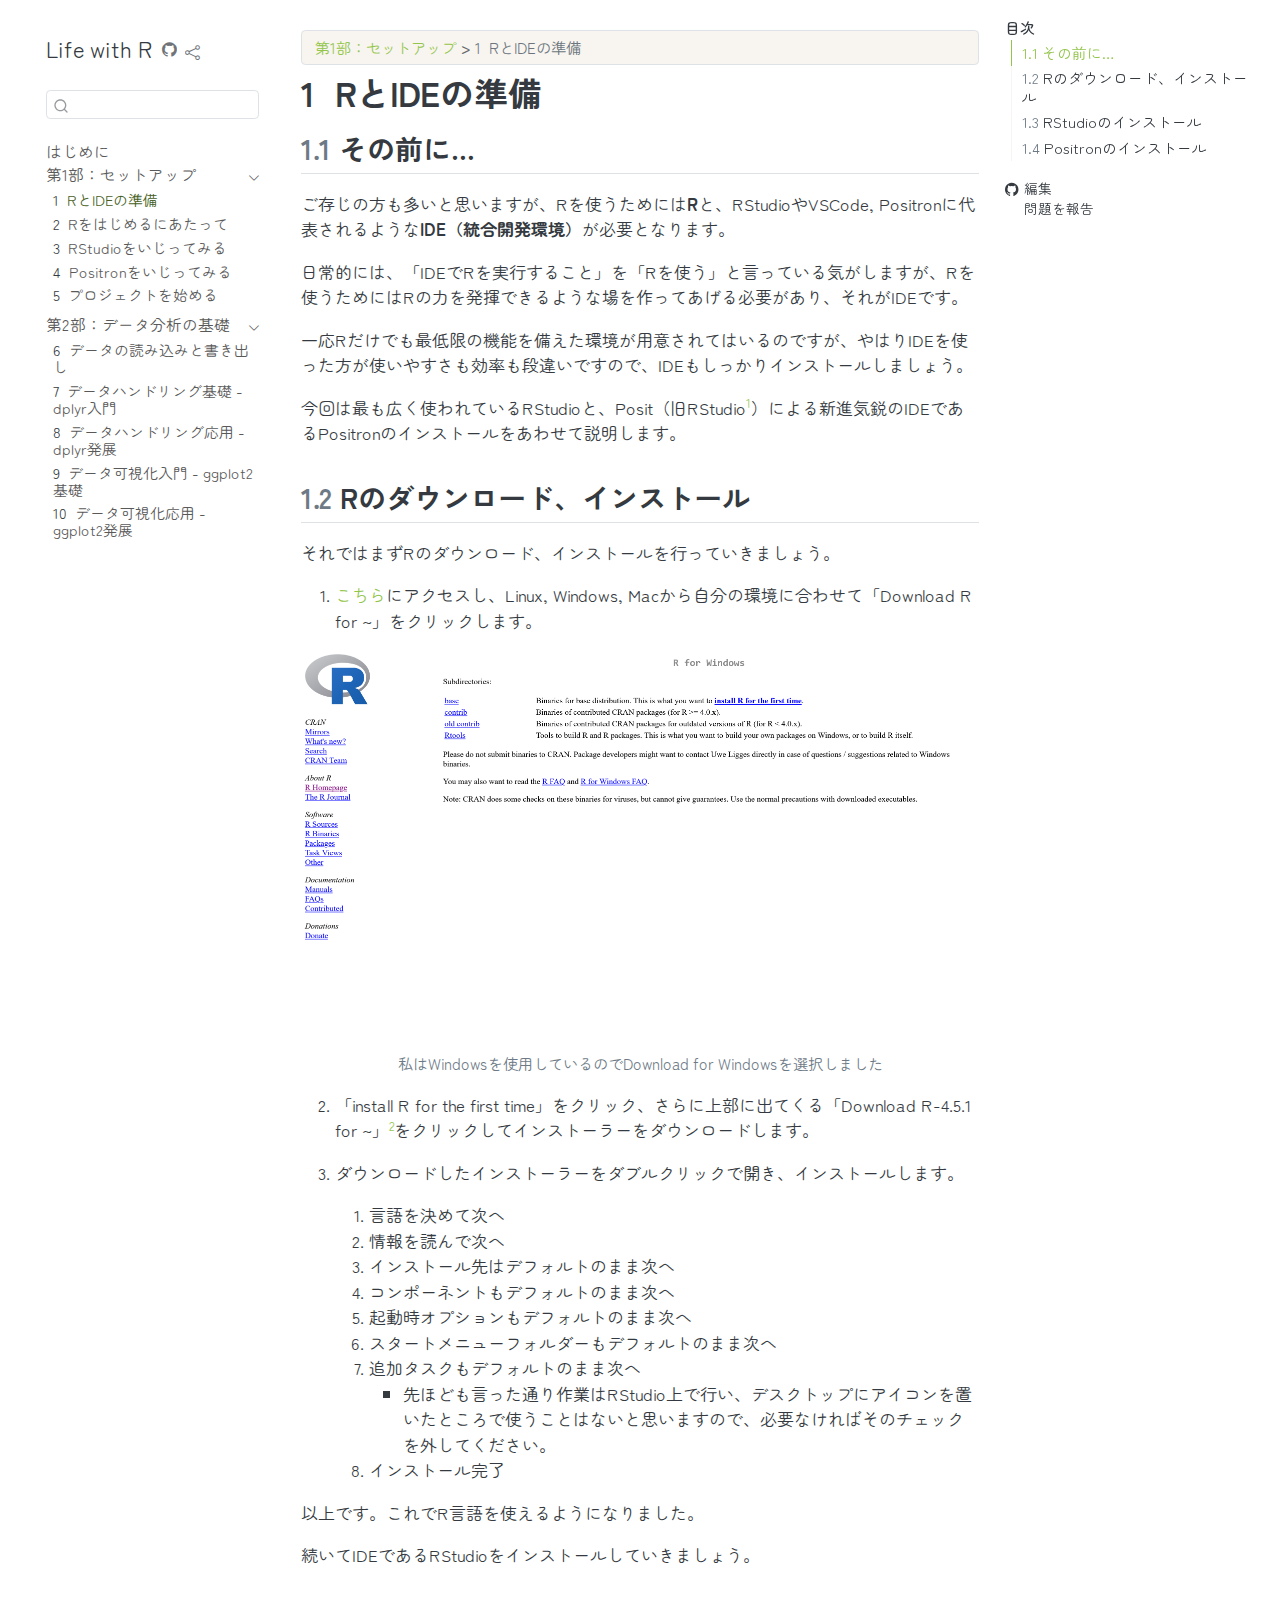
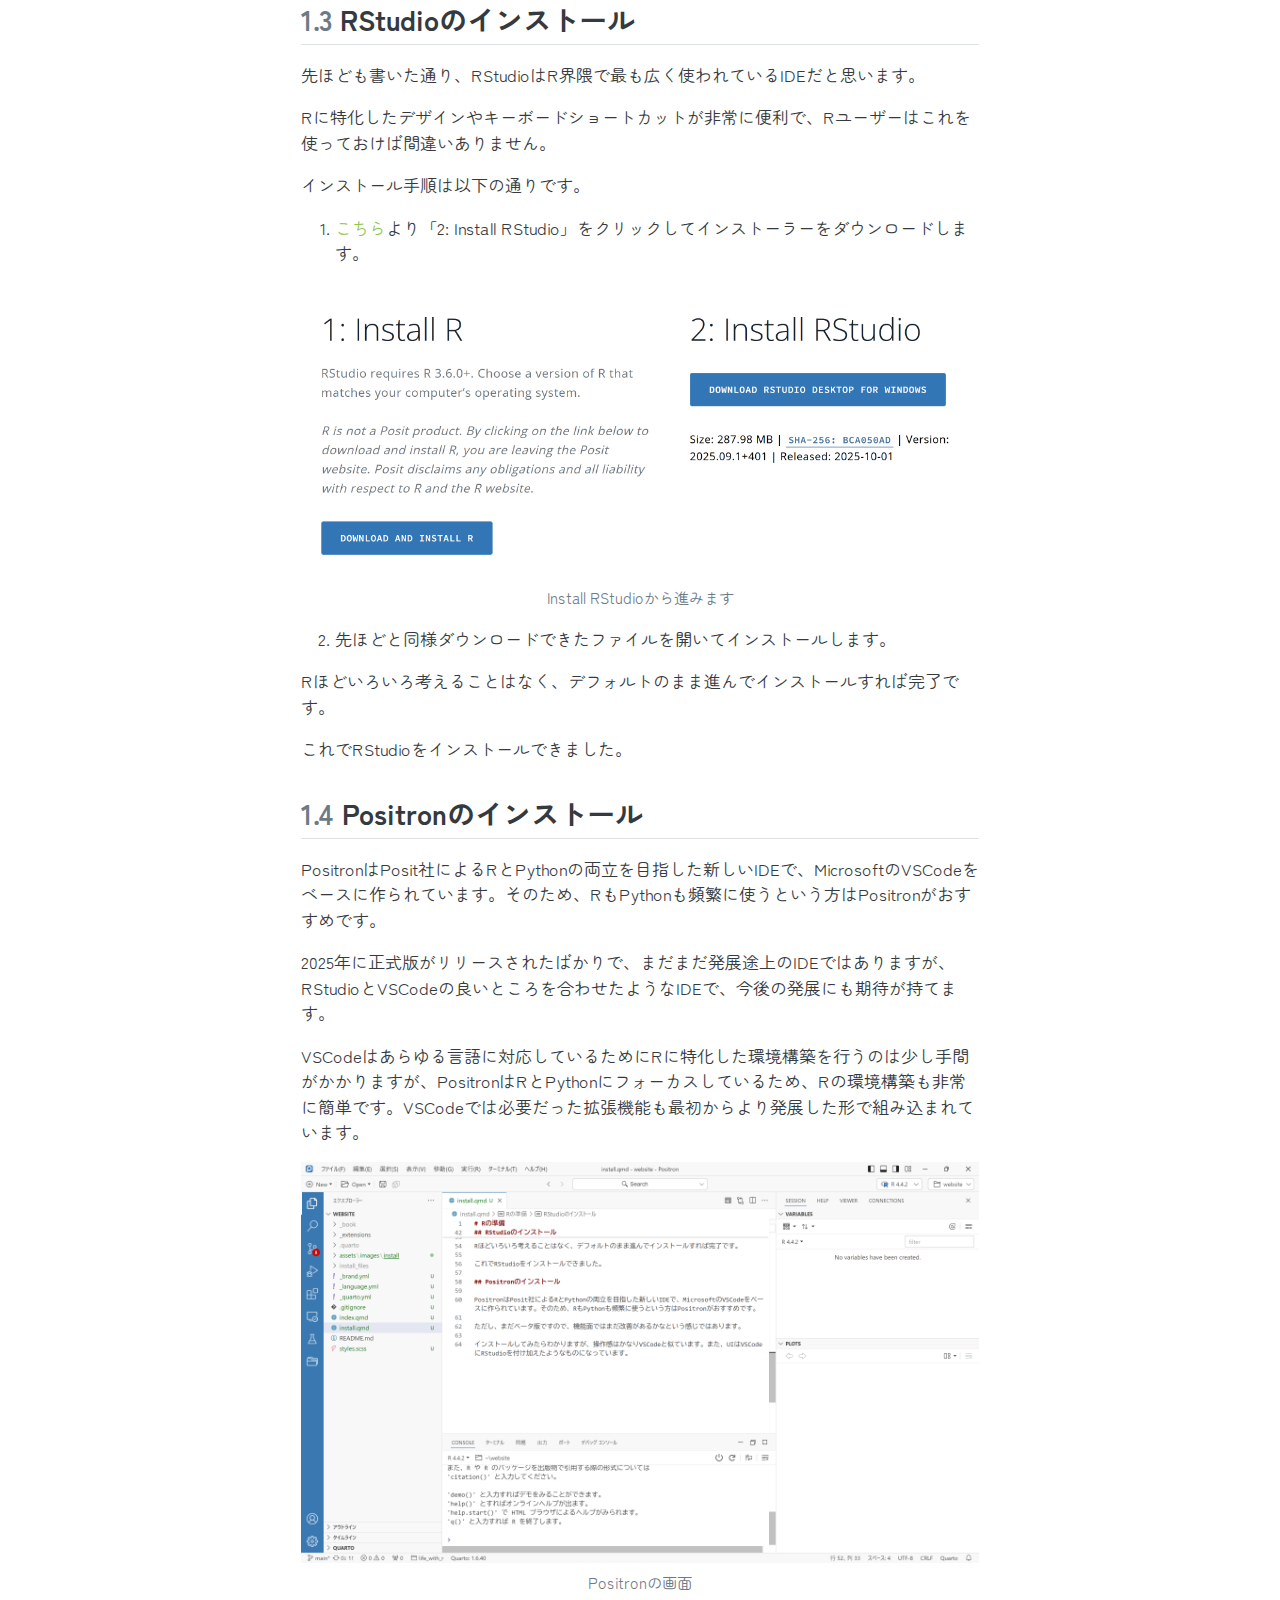
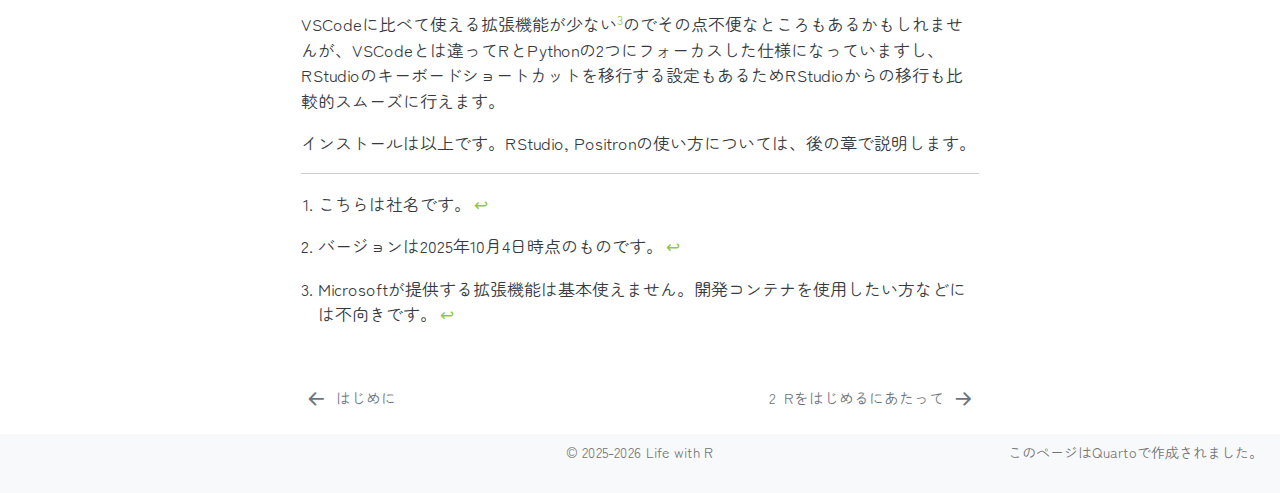
<file: install.html>
<!DOCTYPE html>
<html xmlns="http://www.w3.org/1999/xhtml" lang="en" xml:lang="en"><head>

<meta charset="utf-8">
<meta name="generator" content="quarto-1.9.20">

<meta name="viewport" content="width=device-width, initial-scale=1.0, user-scalable=yes">

<meta name="description" content="Rを始めて使う方への入門書">

<title>1&nbsp; RとIDEの準備 – Life with R</title>
<style>
/* Default styles provided by pandoc.
** See https://pandoc.org/MANUAL.html#variables-for-html for config info.
*/
code{white-space: pre-wrap;}
span.smallcaps{font-variant: small-caps;}
div.columns{display: flex; gap: min(4vw, 1.5em);}
div.column{flex: auto; overflow-x: auto;}
div.hanging-indent{margin-left: 1.5em; text-indent: -1.5em;}
ul.task-list{list-style: none;}
ul.task-list li input[type="checkbox"] {
  width: 0.8em;
  margin: 0 0.8em 0.2em -1em; /* quarto-specific, see https://github.com/quarto-dev/quarto-cli/issues/4556 */ 
  vertical-align: middle;
}
</style>


<script src="site_libs/quarto-nav/quarto-nav.js"></script>
<script src="site_libs/quarto-nav/headroom.min.js"></script>
<script src="site_libs/clipboard/clipboard.min.js"></script>
<script src="site_libs/quarto-search/autocomplete.umd.js"></script>
<script src="site_libs/quarto-search/fuse.min.js"></script>
<script src="site_libs/quarto-search/quarto-search.js"></script>
<meta name="quarto:offset" content="./">
<link href="./common.html" rel="next">
<link href="./index.html" rel="prev">
<link href="./assets/icons/abe-r.png" rel="icon" type="image/png">
<script src="site_libs/quarto-html/quarto.js" type="module"></script>
<script src="site_libs/quarto-html/tabsets/tabsets.js" type="module"></script>
<script src="site_libs/quarto-html/axe/axe-check.js" type="module"></script>
<script src="site_libs/quarto-html/popper.min.js"></script>
<script src="site_libs/quarto-html/tippy.umd.min.js"></script>
<script src="site_libs/quarto-html/anchor.min.js"></script>
<link href="site_libs/quarto-html/tippy.css" rel="stylesheet">
<link href="site_libs/quarto-html/quarto-syntax-highlighting-c71942d98dfb179c90dde172f45c29e1.css" rel="stylesheet" class="quarto-color-scheme" id="quarto-text-highlighting-styles">
<link href="site_libs/quarto-html/quarto-syntax-highlighting-dark-05b73876ec8e91609299e25bc831f6fc.css" rel="stylesheet" class="quarto-color-scheme quarto-color-alternate" id="quarto-text-highlighting-styles">
<link href="site_libs/quarto-html/quarto-syntax-highlighting-c71942d98dfb179c90dde172f45c29e1.css" rel="stylesheet" class="quarto-color-scheme-extra" id="quarto-text-highlighting-styles">
<script src="site_libs/bootstrap/bootstrap.min.js"></script>
<link href="site_libs/bootstrap/bootstrap-icons.css" rel="stylesheet">
<link href="site_libs/bootstrap/bootstrap-dc299dede90942e37665944e910ff25d.min.css" rel="stylesheet" append-hash="true" class="quarto-color-scheme" id="quarto-bootstrap" data-mode="light">
<link href="site_libs/bootstrap/bootstrap-dark-dc299dede90942e37665944e910ff25d.min.css" rel="stylesheet" append-hash="true" class="quarto-color-scheme quarto-color-alternate" id="quarto-bootstrap" data-mode="light">
<link href="site_libs/bootstrap/bootstrap-dc299dede90942e37665944e910ff25d.min.css" rel="stylesheet" append-hash="true" class="quarto-color-scheme-extra" id="quarto-bootstrap" data-mode="light">
<script id="quarto-search-options" type="application/json">{
  "location": "sidebar",
  "copy-button": false,
  "collapse-after": 3,
  "panel-placement": "start",
  "type": "textbox",
  "limit": 50,
  "keyboard-shortcut": [
    "f",
    "/",
    "s"
  ],
  "show-item-context": false,
  "language": {
    "search-no-results-text": "一致なし",
    "search-matching-documents-text": "一致した文書",
    "search-copy-link-title": "検索へのリンクをコピー",
    "search-hide-matches-text": "追加の検索結果を非表示",
    "search-more-match-text": "追加の検索結果",
    "search-more-matches-text": "追加の検索結果",
    "search-clear-button-title": "消去",
    "search-text-placeholder": "",
    "search-detached-cancel-button-title": "取消",
    "search-submit-button-title": "検索",
    "search-label": "サーチ"
  }
}</script>
<script async="" src="https://www.googletagmanager.com/gtag/js?id=G-KN42DSQ0YN"></script>

<script type="text/javascript">

window.dataLayer = window.dataLayer || [];
function gtag(){dataLayer.push(arguments);}
gtag('js', new Date());
gtag('config', 'G-KN42DSQ0YN', { 'anonymize_ip': true});
</script>


</head>

<body class="nav-sidebar floating quarto-light">

<div id="quarto-search-results"></div>
  <header id="quarto-header" class="headroom fixed-top">
  <nav class="quarto-secondary-nav">
    <div class="container-fluid d-flex">
      <button type="button" class="quarto-btn-toggle btn" data-bs-toggle="collapse" role="button" data-bs-target=".quarto-sidebar-collapse-item" aria-controls="quarto-sidebar" aria-expanded="false" aria-label="サイドバーを切り替える" onclick="if (window.quartoToggleHeadroom) { window.quartoToggleHeadroom(); }">
        <i class="bi bi-layout-text-sidebar-reverse"></i>
      </button>
        <nav class="quarto-page-breadcrumbs" aria-label="breadcrumb"><ol class="breadcrumb"><li class="breadcrumb-item"><a href="./install.html">第1部：セットアップ</a></li><li class="breadcrumb-item"><a href="./install.html"><span class="chapter-number">1</span>&nbsp; <span class="chapter-title">RとIDEの準備</span></a></li></ol></nav>
        <a class="flex-grow-1" role="navigation" data-bs-toggle="collapse" data-bs-target=".quarto-sidebar-collapse-item" aria-controls="quarto-sidebar" aria-expanded="false" aria-label="サイドバーを切り替える" onclick="if (window.quartoToggleHeadroom) { window.quartoToggleHeadroom(); }">      
        </a>
      <button type="button" class="btn quarto-search-button" aria-label="サーチ" onclick="window.quartoOpenSearch();">
        <i class="bi bi-search"></i>
      </button>
    </div>
  </nav>
</header>
<!-- content -->
<div id="quarto-content" class="quarto-container page-columns page-rows-contents page-layout-article">
<!-- sidebar -->
  <nav id="quarto-sidebar" class="sidebar collapse collapse-horizontal quarto-sidebar-collapse-item sidebar-navigation floating overflow-auto">
    <div class="pt-lg-2 mt-2 text-left sidebar-header">
    <div class="sidebar-title mb-0 py-0">
      <a href="./">Life with R</a> 
        <div class="sidebar-tools-main">
    <a href="https://github.com/yo5uke/life-with-r" title="ソースコード" class="quarto-navigation-tool px-1" aria-label="ソースコード"><i class="bi bi-github"></i></a>
    <div class="dropdown">
      <a href="" title="Share" id="quarto-navigation-tool-dropdown-0" class="quarto-navigation-tool dropdown-toggle px-1" data-bs-toggle="dropdown" aria-expanded="false" role="link" aria-label="Share"><i class="bi bi-share"></i></a>
      <ul class="dropdown-menu" aria-labelledby="quarto-navigation-tool-dropdown-0">
          <li>
            <a class="dropdown-item sidebar-tools-main-item" href="https://twitter.com/intent/tweet?url=|url|">
              <i class="bi bi-twitter pe-1"></i>
            Twitter
            </a>
          </li>
          <li>
            <a class="dropdown-item sidebar-tools-main-item" href="https://www.facebook.com/sharer/sharer.php?u=|url|">
              <i class="bi bi-facebook pe-1"></i>
            Facebook
            </a>
          </li>
          <li>
            <a class="dropdown-item sidebar-tools-main-item" href="https://www.linkedin.com/sharing/share-offsite/?url=|url|">
              <i class="bi bi-linkedin pe-1"></i>
            LinkedIn
            </a>
          </li>
      </ul>
    </div>
</div>
    </div>
      </div>
        <div class="mt-2 flex-shrink-0 align-items-center">
        <div class="sidebar-search">
        <div id="quarto-search" class="" title="サーチ"></div>
        </div>
        </div>
    <div class="sidebar-menu-container"> 
    <ul class="list-unstyled mt-1">
        <li class="sidebar-item">
  <div class="sidebar-item-container"> 
  <a href="./index.html" class="sidebar-item-text sidebar-link">
 <span class="menu-text">はじめに</span></a>
  </div>
</li>
        <li class="sidebar-item sidebar-item-section">
      <div class="sidebar-item-container"> 
            <a class="sidebar-item-text sidebar-link text-start" data-bs-toggle="collapse" data-bs-target="#quarto-sidebar-section-1" role="navigation" aria-expanded="true">
 <span class="menu-text">第1部：セットアップ</span></a>
          <a class="sidebar-item-toggle text-start" data-bs-toggle="collapse" data-bs-target="#quarto-sidebar-section-1" role="navigation" aria-expanded="true" aria-label="セクションを切り替え">
            <i class="bi bi-chevron-right ms-2"></i>
          </a> 
      </div>
      <ul id="quarto-sidebar-section-1" class="collapse list-unstyled sidebar-section depth1 show">  
          <li class="sidebar-item">
  <div class="sidebar-item-container"> 
  <a href="./install.html" class="sidebar-item-text sidebar-link active">
 <span class="menu-text"><span class="chapter-number">1</span>&nbsp; <span class="chapter-title">RとIDEの準備</span></span></a>
  </div>
</li>
          <li class="sidebar-item">
  <div class="sidebar-item-container"> 
  <a href="./common.html" class="sidebar-item-text sidebar-link">
 <span class="menu-text"><span class="chapter-number">2</span>&nbsp; <span class="chapter-title">Rをはじめるにあたって</span></span></a>
  </div>
</li>
          <li class="sidebar-item">
  <div class="sidebar-item-container"> 
  <a href="./try_rstudio.html" class="sidebar-item-text sidebar-link">
 <span class="menu-text"><span class="chapter-number">3</span>&nbsp; <span class="chapter-title">RStudioをいじってみる</span></span></a>
  </div>
</li>
          <li class="sidebar-item">
  <div class="sidebar-item-container"> 
  <a href="./try_positron.html" class="sidebar-item-text sidebar-link">
 <span class="menu-text"><span class="chapter-number">4</span>&nbsp; <span class="chapter-title">Positronをいじってみる</span></span></a>
  </div>
</li>
          <li class="sidebar-item">
  <div class="sidebar-item-container"> 
  <a href="./start_project.html" class="sidebar-item-text sidebar-link">
 <span class="menu-text"><span class="chapter-number">5</span>&nbsp; <span class="chapter-title">プロジェクトを始める</span></span></a>
  </div>
</li>
      </ul>
  </li>
        <li class="sidebar-item sidebar-item-section">
      <div class="sidebar-item-container"> 
            <a class="sidebar-item-text sidebar-link text-start" data-bs-toggle="collapse" data-bs-target="#quarto-sidebar-section-2" role="navigation" aria-expanded="true">
 <span class="menu-text">第2部：データ分析の基礎</span></a>
          <a class="sidebar-item-toggle text-start" data-bs-toggle="collapse" data-bs-target="#quarto-sidebar-section-2" role="navigation" aria-expanded="true" aria-label="セクションを切り替え">
            <i class="bi bi-chevron-right ms-2"></i>
          </a> 
      </div>
      <ul id="quarto-sidebar-section-2" class="collapse list-unstyled sidebar-section depth1 show">  
          <li class="sidebar-item">
  <div class="sidebar-item-container"> 
  <a href="./data_io.html" class="sidebar-item-text sidebar-link">
 <span class="menu-text"><span class="chapter-number">6</span>&nbsp; <span class="chapter-title">データの読み込みと書き出し</span></span></a>
  </div>
</li>
          <li class="sidebar-item">
  <div class="sidebar-item-container"> 
  <a href="./data_wrangling_basic.html" class="sidebar-item-text sidebar-link">
 <span class="menu-text"><span class="chapter-number">7</span>&nbsp; <span class="chapter-title">データハンドリング基礎 - dplyr入門</span></span></a>
  </div>
</li>
          <li class="sidebar-item">
  <div class="sidebar-item-container"> 
  <a href="./data_wrangling_advanced.html" class="sidebar-item-text sidebar-link">
 <span class="menu-text"><span class="chapter-number">8</span>&nbsp; <span class="chapter-title">データハンドリング応用 - dplyr発展</span></span></a>
  </div>
</li>
          <li class="sidebar-item">
  <div class="sidebar-item-container"> 
  <a href="./visualization_basic.html" class="sidebar-item-text sidebar-link">
 <span class="menu-text"><span class="chapter-number">9</span>&nbsp; <span class="chapter-title">データ可視化入門 - ggplot2基礎</span></span></a>
  </div>
</li>
          <li class="sidebar-item">
  <div class="sidebar-item-container"> 
  <a href="./visualization_advanced.html" class="sidebar-item-text sidebar-link">
 <span class="menu-text"><span class="chapter-number">10</span>&nbsp; <span class="chapter-title">データ可視化応用 - ggplot2発展</span></span></a>
  </div>
</li>
      </ul>
  </li>
    </ul>
    </div>
</nav>
<div id="quarto-sidebar-glass" class="quarto-sidebar-collapse-item" data-bs-toggle="collapse" data-bs-target=".quarto-sidebar-collapse-item"></div>
<!-- margin-sidebar -->
    <div id="quarto-margin-sidebar" class="sidebar margin-sidebar">
        <nav id="TOC" role="doc-toc" class="toc-active">
    <h2 id="toc-title">目次</h2>
   
  <ul>
  <li><a href="#その前に" id="toc-その前に" class="nav-link active" data-scroll-target="#その前に"><span class="header-section-number">1.1</span> その前に…</a></li>
  <li><a href="#rのダウンロードインストール" id="toc-rのダウンロードインストール" class="nav-link" data-scroll-target="#rのダウンロードインストール"><span class="header-section-number">1.2</span> Rのダウンロード、インストール</a></li>
  <li><a href="#rstudioのインストール" id="toc-rstudioのインストール" class="nav-link" data-scroll-target="#rstudioのインストール"><span class="header-section-number">1.3</span> RStudioのインストール</a></li>
  <li><a href="#positronのインストール" id="toc-positronのインストール" class="nav-link" data-scroll-target="#positronのインストール"><span class="header-section-number">1.4</span> Positronのインストール</a></li>
  </ul>
<div class="toc-actions"><ul><li><a href="https://github.com/yo5uke/life-with-r/edit/main/install.qmd" class="toc-action"><i class="bi bi-github"></i>編集</a></li><li><a href="https://github.com/yo5uke/life-with-r/issues" class="toc-action"><i class="bi empty"></i>問題を報告</a></li></ul></div></nav>
    </div>
<!-- main -->
<main class="content" id="quarto-document-content">

<header id="title-block-header" class="quarto-title-block default"><nav class="quarto-page-breadcrumbs quarto-title-breadcrumbs d-none d-lg-block" aria-label="breadcrumb"><ol class="breadcrumb"><li class="breadcrumb-item"><a href="./install.html">第1部：セットアップ</a></li><li class="breadcrumb-item"><a href="./install.html"><span class="chapter-number">1</span>&nbsp; <span class="chapter-title">RとIDEの準備</span></a></li></ol></nav>
<div class="quarto-title">
<h1 class="title"><span class="chapter-number">1</span>&nbsp; <span class="chapter-title">RとIDEの準備</span></h1>
</div>



<div class="quarto-title-meta">

    
  
    
  </div>
  


</header>


<section id="その前に" class="level2" data-number="1.1">
<h2 data-number="1.1" class="anchored" data-anchor-id="その前に"><span class="header-section-number">1.1</span> その前に…</h2>
<p>ご存じの方も多いと思いますが、Rを使うためには<strong>R</strong>と、RStudioやVSCode, Positronに代表されるような<strong>IDE（統合開発環境）</strong>が必要となります。</p>
<p>日常的には、「IDEでRを実行すること」を「Rを使う」と言っている気がしますが、Rを使うためにはRの力を発揮できるような場を作ってあげる必要があり、それがIDEです。</p>
<p>一応Rだけでも最低限の機能を備えた環境が用意されてはいるのですが、やはりIDEを使った方が使いやすさも効率も段違いですので、IDEもしっかりインストールしましょう。</p>
<p>今回は最も広く使われているRStudioと、Posit（旧RStudio<a href="#fn1" class="footnote-ref" id="fnref1" role="doc-noteref"><sup>1</sup></a>）による新進気鋭のIDEであるPositronのインストールをあわせて説明します。</p>
</section>
<section id="rのダウンロードインストール" class="level2" data-number="1.2">
<h2 data-number="1.2" class="anchored" data-anchor-id="rのダウンロードインストール"><span class="header-section-number">1.2</span> Rのダウンロード、インストール</h2>
<p>それではまずRのダウンロード、インストールを行っていきましょう。</p>
<ol type="1">
<li><a href="https://cran.rstudio.com/">こちら</a>にアクセスし、Linux, Windows, Macから自分の環境に合わせて「Download R for ~」をクリックします。</li>
</ol>
<div class="quarto-figure quarto-figure-center">
<figure class="figure">
<p><img src="figures/install/download_r.png" class="img-fluid figure-img"></p>
<figcaption>私はWindowsを使用しているのでDownload for Windowsを選択しました</figcaption>
</figure>
</div>
<ol start="2" type="1">
<li><p>「install R for the first time」をクリック、さらに上部に出てくる「Download R-4.5.1 for ~」<a href="#fn2" class="footnote-ref" id="fnref2" role="doc-noteref"><sup>2</sup></a>をクリックしてインストーラーをダウンロードします。</p></li>
<li><p>ダウンロードしたインストーラーをダブルクリックで開き、インストールします。</p>
<ol type="1">
<li>言語を決めて次へ</li>
<li>情報を読んで次へ</li>
<li>インストール先はデフォルトのまま次へ</li>
<li>コンポーネントもデフォルトのまま次へ</li>
<li>起動時オプションもデフォルトのまま次へ</li>
<li>スタートメニューフォルダーもデフォルトのまま次へ</li>
<li>追加タスクもデフォルトのまま次へ
<ul>
<li>先ほども言った通り作業はRStudio上で行い、デスクトップにアイコンを置いたところで使うことはないと思いますので、必要なければそのチェックを外してください。</li>
</ul></li>
<li>インストール完了</li>
</ol></li>
</ol>
<p>以上です。これでR言語を使えるようになりました。</p>
<p>続いてIDEであるRStudioをインストールしていきましょう。</p>
</section>
<section id="rstudioのインストール" class="level2" data-number="1.3">
<h2 data-number="1.3" class="anchored" data-anchor-id="rstudioのインストール"><span class="header-section-number">1.3</span> RStudioのインストール</h2>
<p>先ほども書いた通り、RStudioはR界隈で最も広く使われているIDEだと思います。</p>
<p>Rに特化したデザインやキーボードショートカットが非常に便利で、Rユーザーはこれを使っておけば間違いありません。</p>
<p>インストール手順は以下の通りです。</p>
<ol type="1">
<li><a href="https://posit.co/download/rstudio-desktop/">こちら</a>より「2: Install RStudio」をクリックしてインストーラーをダウンロードします。</li>
</ol>
<div class="quarto-figure quarto-figure-center">
<figure class="figure">
<p><img src="figures/install/download_rstudio.png" class="img-fluid figure-img"></p>
<figcaption>Install RStudioから進みます</figcaption>
</figure>
</div>
<ol start="2" type="1">
<li>先ほどと同様ダウンロードできたファイルを開いてインストールします。</li>
</ol>
<p>Rほどいろいろ考えることはなく、デフォルトのまま進んでインストールすれば完了です。</p>
<p>これでRStudioをインストールできました。</p>
</section>
<section id="positronのインストール" class="level2" data-number="1.4">
<h2 data-number="1.4" class="anchored" data-anchor-id="positronのインストール"><span class="header-section-number">1.4</span> Positronのインストール</h2>
<p>PositronはPosit社によるRとPythonの両立を目指した新しいIDEで、MicrosoftのVSCodeをベースに作られています。そのため、RもPythonも頻繁に使うという方はPositronがおすすめです。</p>
<p>2025年に正式版がリリースされたばかりで、まだまだ発展途上のIDEではありますが、RStudioとVSCodeの良いところを合わせたようなIDEで、今後の発展にも期待が持てます。</p>
<p>VSCodeはあらゆる言語に対応しているためにRに特化した環境構築を行うのは少し手間がかかりますが、PositronはRとPythonにフォーカスしているため、Rの環境構築も非常に簡単です。VSCodeでは必要だった拡張機能も最初からより発展した形で組み込まれています。</p>
<div class="quarto-figure quarto-figure-center">
<figure class="figure">
<p><img src="figures/install/positron.png" class="img-fluid figure-img"></p>
<figcaption>Positronの画面</figcaption>
</figure>
</div>
<p>VSCodeに比べて使える拡張機能が少ない<a href="#fn3" class="footnote-ref" id="fnref3" role="doc-noteref"><sup>3</sup></a>のでその点不便なところもあるかもしれませんが、VSCodeとは違ってRとPythonの2つにフォーカスした仕様になっていますし、RStudioのキーボードショートカットを移行する設定もあるためRStudioからの移行も比較的スムーズに行えます。</p>
<p>インストールは以上です。RStudio, Positronの使い方については、後の章で説明します。</p>


</section>
<section id="footnotes" class="footnotes footnotes-end-of-document" role="doc-endnotes">
<hr>
<ol>
<li id="fn1"><p>こちらは社名です。<a href="#fnref1" class="footnote-back" role="doc-backlink">↩︎</a></p></li>
<li id="fn2"><p>バージョンは2025年10月4日時点のものです。<a href="#fnref2" class="footnote-back" role="doc-backlink">↩︎</a></p></li>
<li id="fn3"><p>Microsoftが提供する拡張機能は基本使えません。開発コンテナを使用したい方などには不向きです。<a href="#fnref3" class="footnote-back" role="doc-backlink">↩︎</a></p></li>
</ol>
</section>

</main> <!-- /main -->
<script id="quarto-html-after-body" type="application/javascript">
  window.document.addEventListener("DOMContentLoaded", function (event) {
    const icon = "";
    const anchorJS = new window.AnchorJS();
    anchorJS.options = {
      placement: 'right',
      icon: icon
    };
    anchorJS.add('.anchored');
    const isCodeAnnotation = (el) => {
      for (const clz of el.classList) {
        if (clz.startsWith('code-annotation-')) {                     
          return true;
        }
      }
      return false;
    }
    const onCopySuccess = function(e) {
      // button target
      const button = e.trigger;
      // don't keep focus
      button.blur();
      // flash "checked"
      button.classList.add('code-copy-button-checked');
      var currentTitle = button.getAttribute("title");
      button.setAttribute("title", "コピーしました");
      let tooltip;
      if (window.bootstrap) {
        button.setAttribute("data-bs-toggle", "tooltip");
        button.setAttribute("data-bs-placement", "left");
        button.setAttribute("data-bs-title", "コピーしました");
        tooltip = new bootstrap.Tooltip(button, 
          { trigger: "manual", 
            customClass: "code-copy-button-tooltip",
            offset: [0, -8]});
        tooltip.show();    
      }
      setTimeout(function() {
        if (tooltip) {
          tooltip.hide();
          button.removeAttribute("data-bs-title");
          button.removeAttribute("data-bs-toggle");
          button.removeAttribute("data-bs-placement");
        }
        button.setAttribute("title", currentTitle);
        button.classList.remove('code-copy-button-checked');
      }, 1000);
      // clear code selection
      e.clearSelection();
    }
    const getTextToCopy = function(trigger) {
      const outerScaffold = trigger.parentElement.cloneNode(true);
      const codeEl = outerScaffold.querySelector('code');
      for (const childEl of codeEl.children) {
        if (isCodeAnnotation(childEl)) {
          childEl.remove();
        }
      }
      return codeEl.innerText;
    }
    const clipboard = new window.ClipboardJS('.code-copy-button:not([data-in-quarto-modal])', {
      text: getTextToCopy
    });
    clipboard.on('success', onCopySuccess);
    if (window.document.getElementById('quarto-embedded-source-code-modal')) {
      const clipboardModal = new window.ClipboardJS('.code-copy-button[data-in-quarto-modal]', {
        text: getTextToCopy,
        container: window.document.getElementById('quarto-embedded-source-code-modal')
      });
      clipboardModal.on('success', onCopySuccess);
    }
      var localhostRegex = new RegExp(/^(?:http|https):\/\/localhost\:?[0-9]*\//);
      var mailtoRegex = new RegExp(/^mailto:/);
        var filterRegex = new RegExp("https:\/\/yo5uke\.com\/life-with-r");
      var isInternal = (href) => {
          return filterRegex.test(href) || localhostRegex.test(href) || mailtoRegex.test(href);
      }
      // Inspect non-navigation links and adorn them if external
     var links = window.document.querySelectorAll('a[href]:not(.nav-link):not(.navbar-brand):not(.toc-action):not(.sidebar-link):not(.sidebar-item-toggle):not(.pagination-link):not(.no-external):not([aria-hidden]):not(.dropdown-item):not(.quarto-navigation-tool):not(.about-link)');
      for (var i=0; i<links.length; i++) {
        const link = links[i];
        if (!isInternal(link.href)) {
          // undo the damage that might have been done by quarto-nav.js in the case of
          // links that we want to consider external
          if (link.dataset.originalHref !== undefined) {
            link.href = link.dataset.originalHref;
          }
            // target, if specified
            link.setAttribute("target", "_blank");
            if (link.getAttribute("rel") === null) {
              link.setAttribute("rel", "noopener");
            }
        }
      }
    function tippyHover(el, contentFn, onTriggerFn, onUntriggerFn) {
      const config = {
        allowHTML: true,
        maxWidth: 500,
        delay: 100,
        arrow: false,
        appendTo: function(el) {
            return el.parentElement;
        },
        interactive: true,
        interactiveBorder: 10,
        theme: 'quarto',
        placement: 'bottom-start',
      };
      if (contentFn) {
        config.content = contentFn;
      }
      if (onTriggerFn) {
        config.onTrigger = onTriggerFn;
      }
      if (onUntriggerFn) {
        config.onUntrigger = onUntriggerFn;
      }
      window.tippy(el, config); 
    }
    const noterefs = window.document.querySelectorAll('a[role="doc-noteref"]');
    for (var i=0; i<noterefs.length; i++) {
      const ref = noterefs[i];
      tippyHover(ref, function() {
        // use id or data attribute instead here
        let href = ref.getAttribute('data-footnote-href') || ref.getAttribute('href');
        try { href = new URL(href).hash; } catch {}
        const id = href.replace(/^#\/?/, "");
        const note = window.document.getElementById(id);
        if (note) {
          return note.innerHTML;
        } else {
          return "";
        }
      });
    }
    const xrefs = window.document.querySelectorAll('a.quarto-xref');
    const processXRef = (id, note) => {
      // Strip column container classes
      const stripColumnClz = (el) => {
        el.classList.remove("page-full", "page-columns");
        if (el.children) {
          for (const child of el.children) {
            stripColumnClz(child);
          }
        }
      }
      stripColumnClz(note)
      if (id === null || id.startsWith('sec-')) {
        // Special case sections, only their first couple elements
        const container = document.createElement("div");
        if (note.children && note.children.length > 2) {
          container.appendChild(note.children[0].cloneNode(true));
          for (let i = 1; i < note.children.length; i++) {
            const child = note.children[i];
            if (child.tagName === "P" && child.innerText === "") {
              continue;
            } else {
              container.appendChild(child.cloneNode(true));
              break;
            }
          }
          if (window.Quarto?.typesetMath) {
            window.Quarto.typesetMath(container);
          }
          return container.innerHTML
        } else {
          if (window.Quarto?.typesetMath) {
            window.Quarto.typesetMath(note);
          }
          return note.innerHTML;
        }
      } else {
        // Remove any anchor links if they are present
        const anchorLink = note.querySelector('a.anchorjs-link');
        if (anchorLink) {
          anchorLink.remove();
        }
        if (window.Quarto?.typesetMath) {
          window.Quarto.typesetMath(note);
        }
        if (note.classList.contains("callout")) {
          return note.outerHTML;
        } else {
          return note.innerHTML;
        }
      }
    }
    for (var i=0; i<xrefs.length; i++) {
      const xref = xrefs[i];
      tippyHover(xref, undefined, function(instance) {
        instance.disable();
        let url = xref.getAttribute('href');
        let hash = undefined; 
        if (url.startsWith('#')) {
          hash = url;
        } else {
          try { hash = new URL(url).hash; } catch {}
        }
        if (hash) {
          const id = hash.replace(/^#\/?/, "");
          const note = window.document.getElementById(id);
          if (note !== null) {
            try {
              const html = processXRef(id, note.cloneNode(true));
              instance.setContent(html);
            } finally {
              instance.enable();
              instance.show();
            }
          } else {
            // See if we can fetch this
            fetch(url.split('#')[0])
            .then(res => res.text())
            .then(html => {
              const parser = new DOMParser();
              const htmlDoc = parser.parseFromString(html, "text/html");
              const note = htmlDoc.getElementById(id);
              if (note !== null) {
                const html = processXRef(id, note);
                instance.setContent(html);
              } 
            }).finally(() => {
              instance.enable();
              instance.show();
            });
          }
        } else {
          // See if we can fetch a full url (with no hash to target)
          // This is a special case and we should probably do some content thinning / targeting
          fetch(url)
          .then(res => res.text())
          .then(html => {
            const parser = new DOMParser();
            const htmlDoc = parser.parseFromString(html, "text/html");
            const note = htmlDoc.querySelector('main.content');
            if (note !== null) {
              // This should only happen for chapter cross references
              // (since there is no id in the URL)
              // remove the first header
              if (note.children.length > 0 && note.children[0].tagName === "HEADER") {
                note.children[0].remove();
              }
              const html = processXRef(null, note);
              instance.setContent(html);
            } 
          }).finally(() => {
            instance.enable();
            instance.show();
          });
        }
      }, function(instance) {
      });
    }
        let selectedAnnoteEl;
        const selectorForAnnotation = ( cell, annotation) => {
          let cellAttr = 'data-code-cell="' + cell + '"';
          let lineAttr = 'data-code-annotation="' +  annotation + '"';
          const selector = 'span[' + cellAttr + '][' + lineAttr + ']';
          return selector;
        }
        const selectCodeLines = (annoteEl) => {
          const doc = window.document;
          const targetCell = annoteEl.getAttribute("data-target-cell");
          const targetAnnotation = annoteEl.getAttribute("data-target-annotation");
          const annoteSpan = window.document.querySelector(selectorForAnnotation(targetCell, targetAnnotation));
          const lines = annoteSpan.getAttribute("data-code-lines").split(",");
          const lineIds = lines.map((line) => {
            return targetCell + "-" + line;
          })
          let top = null;
          let height = null;
          let parent = null;
          if (lineIds.length > 0) {
              //compute the position of the single el (top and bottom and make a div)
              const el = window.document.getElementById(lineIds[0]);
              top = el.offsetTop;
              height = el.offsetHeight;
              parent = el.parentElement.parentElement;
            if (lineIds.length > 1) {
              const lastEl = window.document.getElementById(lineIds[lineIds.length - 1]);
              const bottom = lastEl.offsetTop + lastEl.offsetHeight;
              height = bottom - top;
            }
            if (top !== null && height !== null && parent !== null) {
              // cook up a div (if necessary) and position it 
              let div = window.document.getElementById("code-annotation-line-highlight");
              if (div === null) {
                div = window.document.createElement("div");
                div.setAttribute("id", "code-annotation-line-highlight");
                div.style.position = 'absolute';
                parent.appendChild(div);
              }
              div.style.top = top - 2 + "px";
              div.style.height = height + 4 + "px";
              div.style.left = 0;
              let gutterDiv = window.document.getElementById("code-annotation-line-highlight-gutter");
              if (gutterDiv === null) {
                gutterDiv = window.document.createElement("div");
                gutterDiv.setAttribute("id", "code-annotation-line-highlight-gutter");
                gutterDiv.style.position = 'absolute';
                const codeCell = window.document.getElementById(targetCell);
                const gutter = codeCell.querySelector('.code-annotation-gutter');
                gutter.appendChild(gutterDiv);
              }
              gutterDiv.style.top = top - 2 + "px";
              gutterDiv.style.height = height + 4 + "px";
            }
            selectedAnnoteEl = annoteEl;
          }
        };
        const unselectCodeLines = () => {
          const elementsIds = ["code-annotation-line-highlight", "code-annotation-line-highlight-gutter"];
          elementsIds.forEach((elId) => {
            const div = window.document.getElementById(elId);
            if (div) {
              div.remove();
            }
          });
          selectedAnnoteEl = undefined;
        };
          // Handle positioning of the toggle
      window.addEventListener(
        "resize",
        throttle(() => {
          elRect = undefined;
          if (selectedAnnoteEl) {
            selectCodeLines(selectedAnnoteEl);
          }
        }, 10)
      );
      function throttle(fn, ms) {
      let throttle = false;
      let timer;
        return (...args) => {
          if(!throttle) { // first call gets through
              fn.apply(this, args);
              throttle = true;
          } else { // all the others get throttled
              if(timer) clearTimeout(timer); // cancel #2
              timer = setTimeout(() => {
                fn.apply(this, args);
                timer = throttle = false;
              }, ms);
          }
        };
      }
        // Attach click handler to the DT
        const annoteDls = window.document.querySelectorAll('dt[data-target-cell]');
        for (const annoteDlNode of annoteDls) {
          annoteDlNode.addEventListener('click', (event) => {
            const clickedEl = event.target;
            if (clickedEl !== selectedAnnoteEl) {
              unselectCodeLines();
              const activeEl = window.document.querySelector('dt[data-target-cell].code-annotation-active');
              if (activeEl) {
                activeEl.classList.remove('code-annotation-active');
              }
              selectCodeLines(clickedEl);
              clickedEl.classList.add('code-annotation-active');
            } else {
              // Unselect the line
              unselectCodeLines();
              clickedEl.classList.remove('code-annotation-active');
            }
          });
        }
    const findCites = (el) => {
      const parentEl = el.parentElement;
      if (parentEl) {
        const cites = parentEl.dataset.cites;
        if (cites) {
          return {
            el,
            cites: cites.split(' ')
          };
        } else {
          return findCites(el.parentElement)
        }
      } else {
        return undefined;
      }
    };
    var bibliorefs = window.document.querySelectorAll('a[role="doc-biblioref"]');
    for (var i=0; i<bibliorefs.length; i++) {
      const ref = bibliorefs[i];
      const citeInfo = findCites(ref);
      if (citeInfo) {
        tippyHover(citeInfo.el, function() {
          var popup = window.document.createElement('div');
          citeInfo.cites.forEach(function(cite) {
            var citeDiv = window.document.createElement('div');
            citeDiv.classList.add('hanging-indent');
            citeDiv.classList.add('csl-entry');
            var biblioDiv = window.document.getElementById('ref-' + cite);
            if (biblioDiv) {
              citeDiv.innerHTML = biblioDiv.innerHTML;
            }
            popup.appendChild(citeDiv);
          });
          return popup.innerHTML;
        });
      }
    }
  });
  </script>
<nav class="page-navigation">
  <div class="nav-page nav-page-previous">
      <a href="./index.html" class="pagination-link" aria-label="はじめに">
        <i class="bi bi-arrow-left-short"></i> <span class="nav-page-text">はじめに</span>
      </a>          
  </div>
  <div class="nav-page nav-page-next">
      <a href="./common.html" class="pagination-link" aria-label="Rをはじめるにあたって">
        <span class="nav-page-text"><span class="chapter-number">2</span>&nbsp; <span class="chapter-title">Rをはじめるにあたって</span></span> <i class="bi bi-arrow-right-short"></i>
      </a>
  </div>
</nav>
</div> <!-- /content -->
<footer class="footer">
  <div class="nav-footer">
    <div class="nav-footer-left">
      &nbsp;
    </div>   
    <div class="nav-footer-center">
<p>© 2025-2026 Life with R</p>
<div class="toc-actions d-sm-block d-md-none"><ul><li><a href="https://github.com/yo5uke/life-with-r/edit/main/install.qmd" class="toc-action"><i class="bi bi-github"></i>編集</a></li><li><a href="https://github.com/yo5uke/life-with-r/issues" class="toc-action"><i class="bi empty"></i>問題を報告</a></li></ul></div></div>
    <div class="nav-footer-right">
<p>このページは<a href="https://quarto.org">Quarto</a>で作成されました。</p>
</div>
  </div>
</footer>




</body></html>
</file>
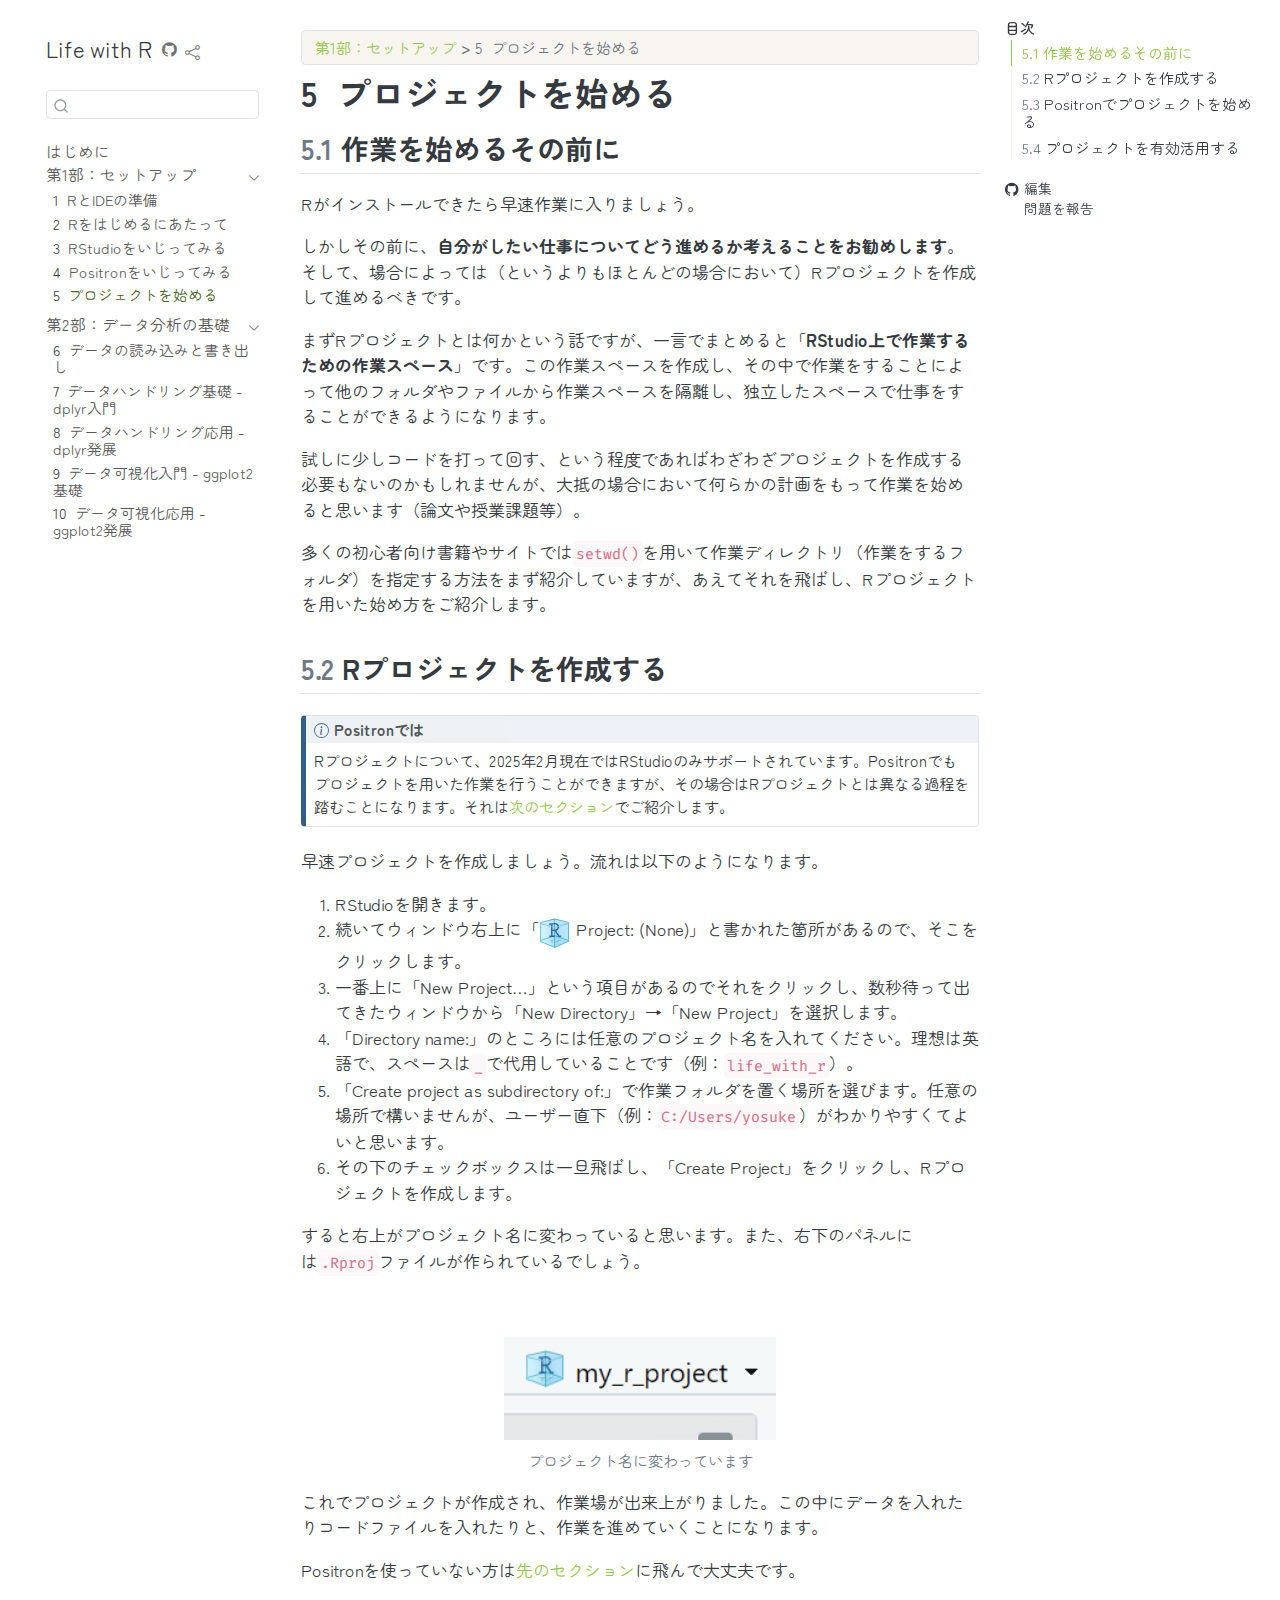
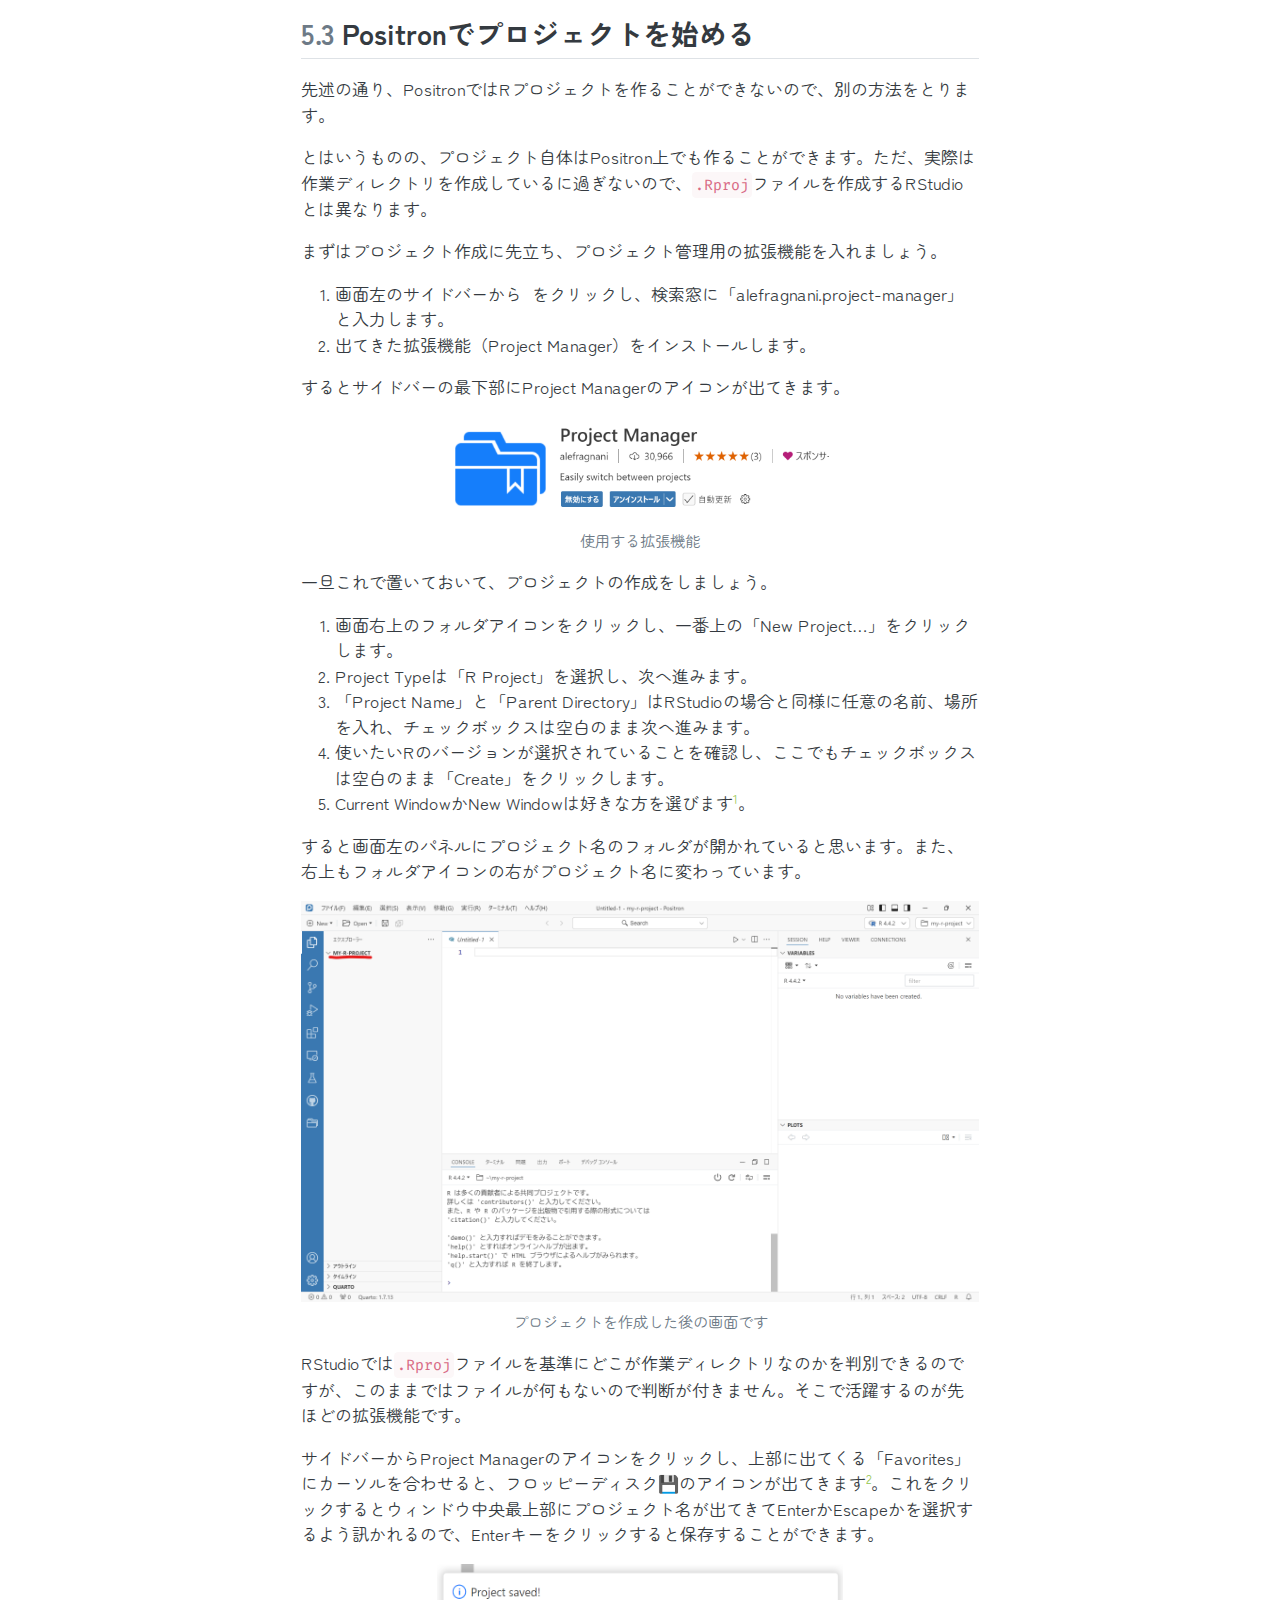
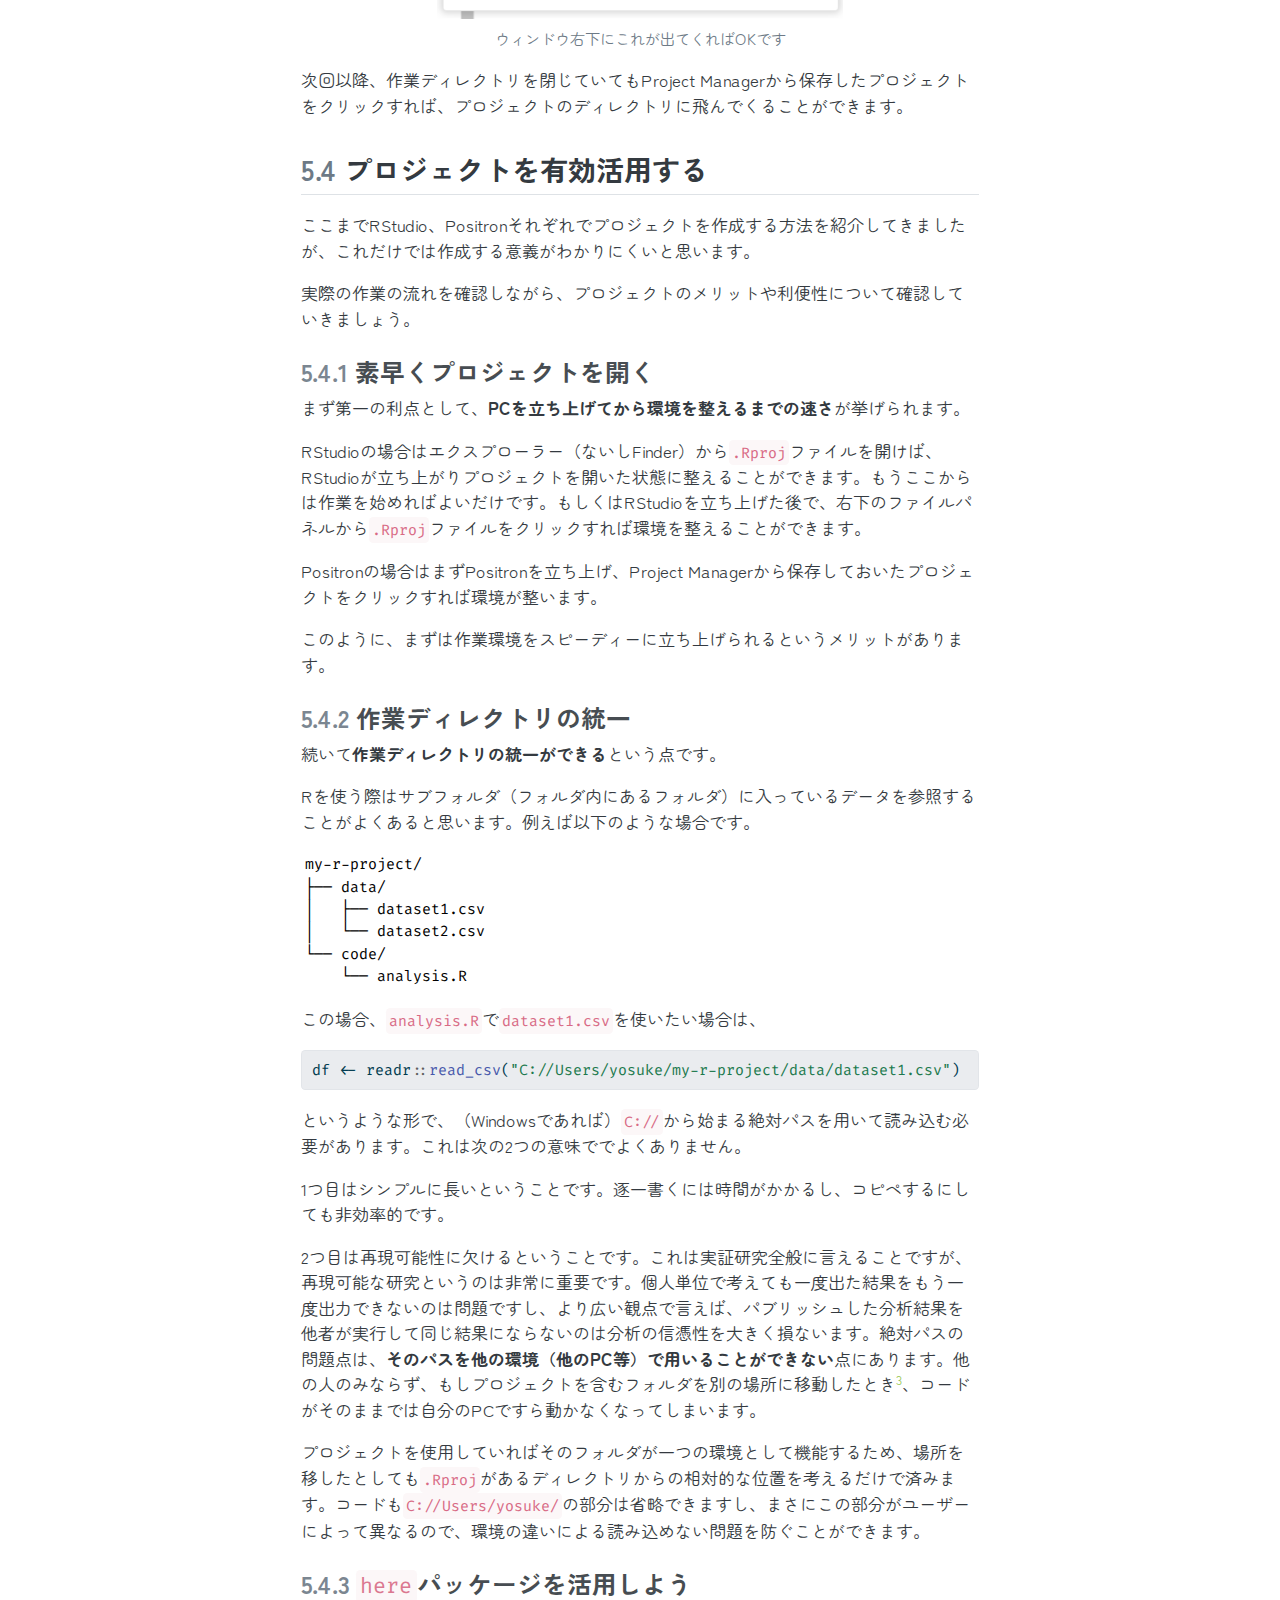
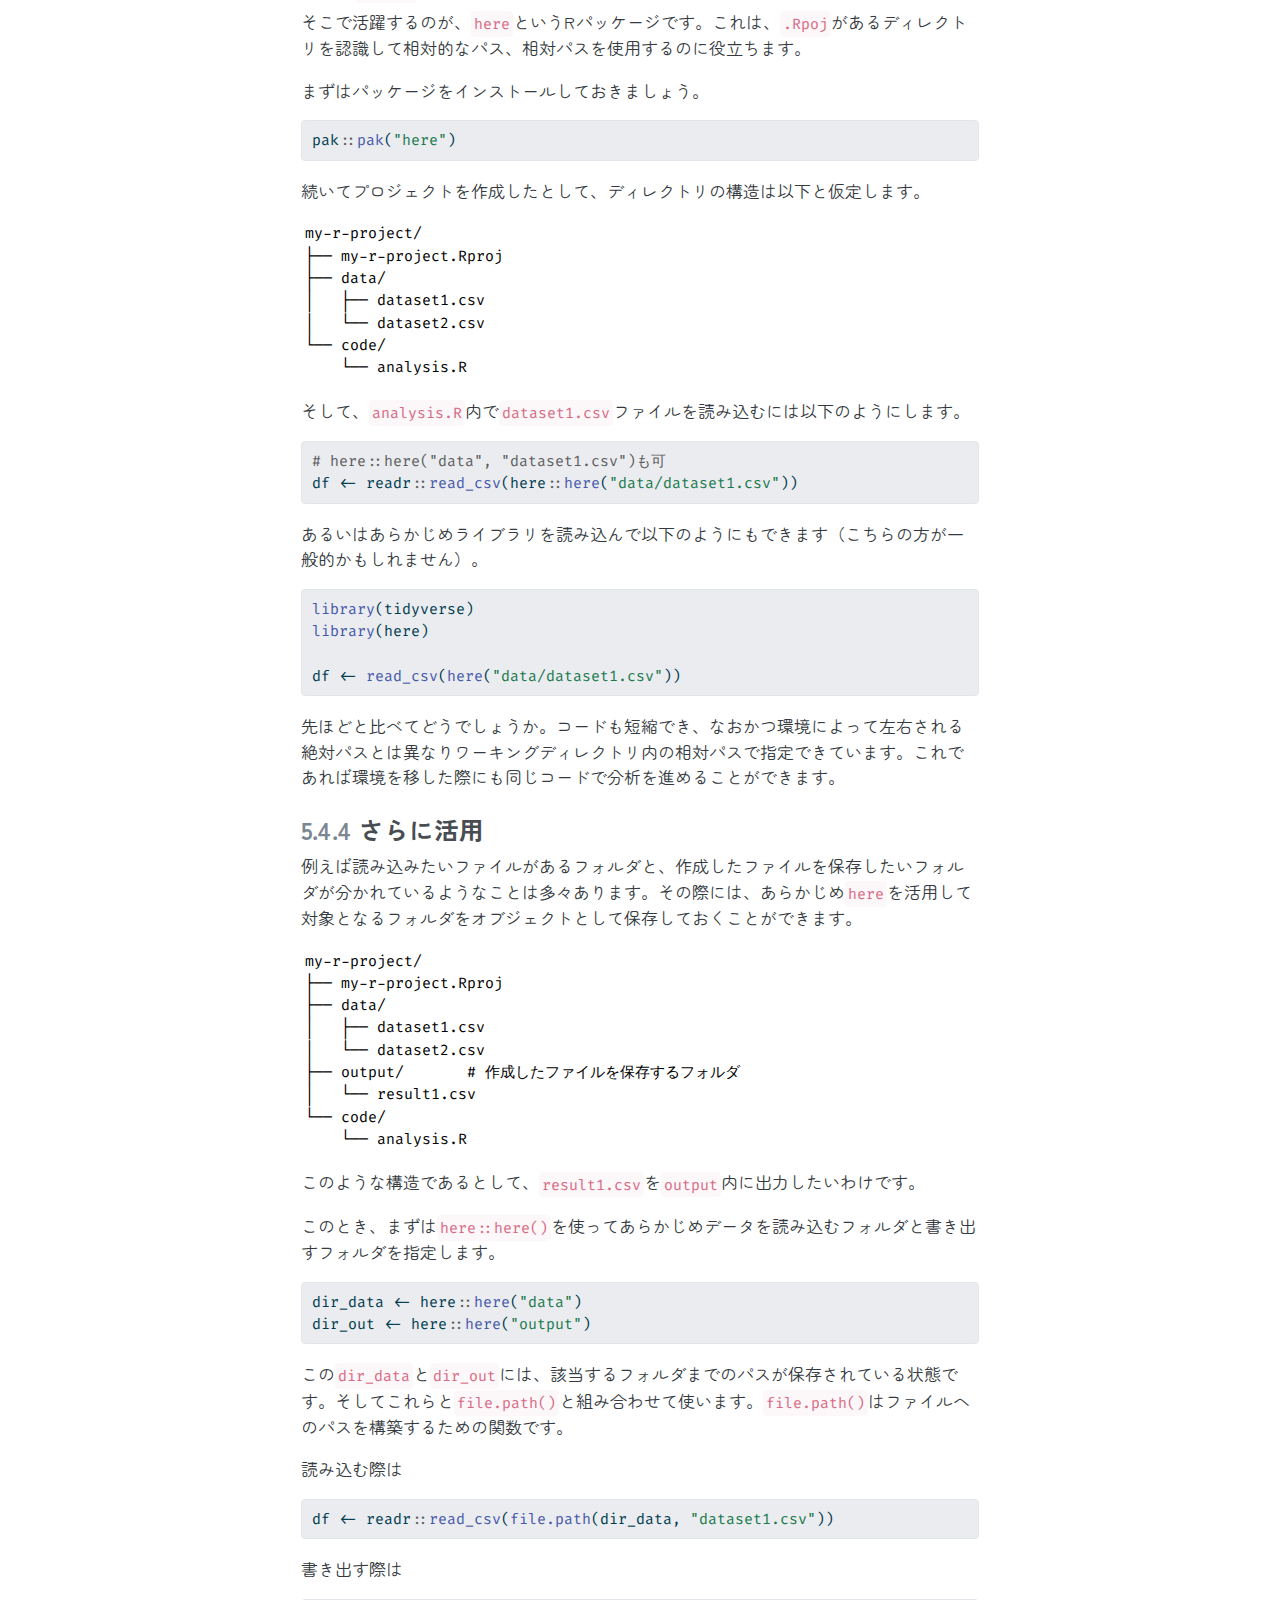
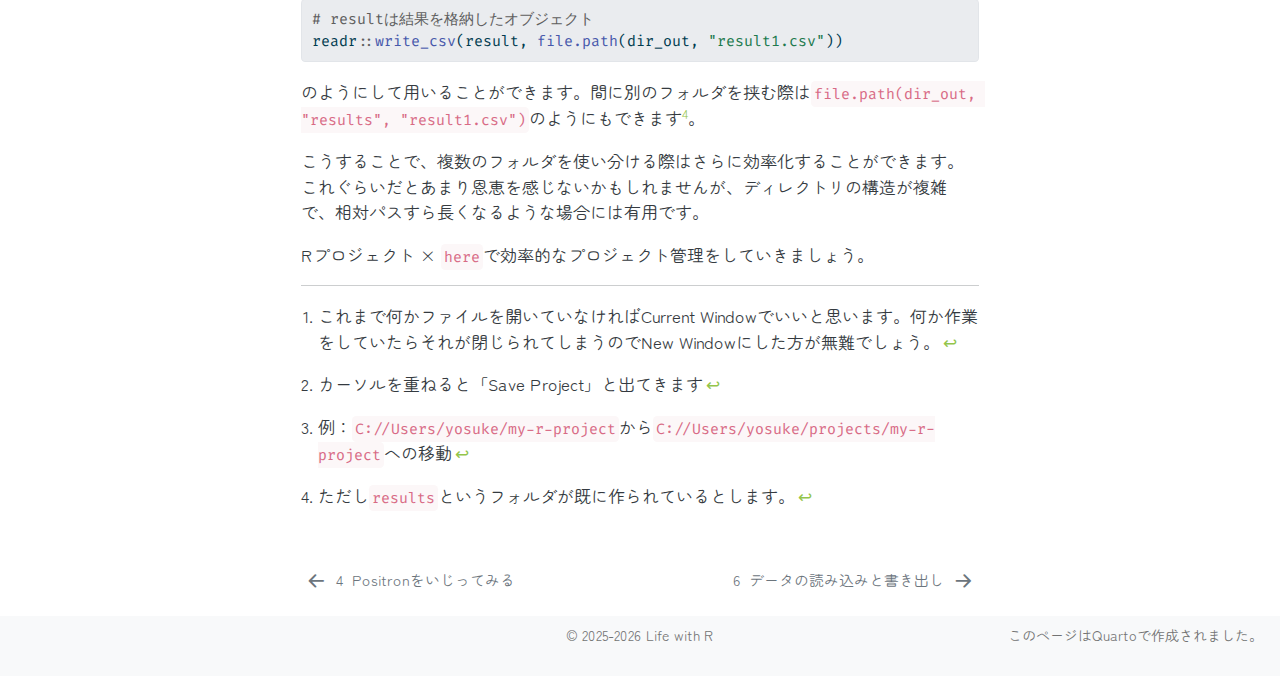
<file: start_project.html>
<!DOCTYPE html>
<html xmlns="http://www.w3.org/1999/xhtml" lang="en" xml:lang="en"><head>

<meta charset="utf-8">
<meta name="generator" content="quarto-1.9.20">

<meta name="viewport" content="width=device-width, initial-scale=1.0, user-scalable=yes">

<meta name="description" content="Rを始めて使う方への入門書">

<title>5&nbsp; プロジェクトを始める – Life with R</title>
<style>
/* Default styles provided by pandoc.
** See https://pandoc.org/MANUAL.html#variables-for-html for config info.
*/
code{white-space: pre-wrap;}
span.smallcaps{font-variant: small-caps;}
div.columns{display: flex; gap: min(4vw, 1.5em);}
div.column{flex: auto; overflow-x: auto;}
div.hanging-indent{margin-left: 1.5em; text-indent: -1.5em;}
ul.task-list{list-style: none;}
ul.task-list li input[type="checkbox"] {
  width: 0.8em;
  margin: 0 0.8em 0.2em -1em; /* quarto-specific, see https://github.com/quarto-dev/quarto-cli/issues/4556 */ 
  vertical-align: middle;
}
/* CSS for syntax highlighting */
html { -webkit-text-size-adjust: 100%; }
pre > code.sourceCode { white-space: pre; position: relative; }
pre > code.sourceCode > span { display: inline-block; line-height: 1.25; }
pre > code.sourceCode > span:empty { height: 1.2em; }
.sourceCode { overflow: visible; }
code.sourceCode > span { color: inherit; text-decoration: inherit; }
div.sourceCode { margin: 1em 0; }
pre.sourceCode { margin: 0; }
@media screen {
div.sourceCode { overflow: auto; }
}
@media print {
pre > code.sourceCode { white-space: pre-wrap; }
pre > code.sourceCode > span { text-indent: -5em; padding-left: 5em; }
}
pre.numberSource code
  { counter-reset: source-line 0; }
pre.numberSource code > span
  { position: relative; left: -4em; counter-increment: source-line; }
pre.numberSource code > span > a:first-child::before
  { content: counter(source-line);
    position: relative; left: -1em; text-align: right; vertical-align: baseline;
    border: none; display: inline-block;
    -webkit-touch-callout: none; -webkit-user-select: none;
    -khtml-user-select: none; -moz-user-select: none;
    -ms-user-select: none; user-select: none;
    padding: 0 4px; width: 4em;
  }
pre.numberSource { margin-left: 3em;  padding-left: 4px; }
div.sourceCode
  {   }
@media screen {
pre > code.sourceCode > span > a:first-child::before { text-decoration: underline; }
}
</style>


<script src="site_libs/quarto-nav/quarto-nav.js"></script>
<script src="site_libs/quarto-nav/headroom.min.js"></script>
<script src="site_libs/clipboard/clipboard.min.js"></script>
<script src="site_libs/quarto-search/autocomplete.umd.js"></script>
<script src="site_libs/quarto-search/fuse.min.js"></script>
<script src="site_libs/quarto-search/quarto-search.js"></script>
<meta name="quarto:offset" content="./">
<link href="./data_io.html" rel="next">
<link href="./try_positron.html" rel="prev">
<link href="./assets/icons/abe-r.png" rel="icon" type="image/png">
<script src="site_libs/quarto-html/quarto.js" type="module"></script>
<script src="site_libs/quarto-html/tabsets/tabsets.js" type="module"></script>
<script src="site_libs/quarto-html/axe/axe-check.js" type="module"></script>
<script src="site_libs/quarto-html/popper.min.js"></script>
<script src="site_libs/quarto-html/tippy.umd.min.js"></script>
<script src="site_libs/quarto-html/anchor.min.js"></script>
<link href="site_libs/quarto-html/tippy.css" rel="stylesheet">
<link href="site_libs/quarto-html/quarto-syntax-highlighting-c71942d98dfb179c90dde172f45c29e1.css" rel="stylesheet" class="quarto-color-scheme" id="quarto-text-highlighting-styles">
<link href="site_libs/quarto-html/quarto-syntax-highlighting-dark-05b73876ec8e91609299e25bc831f6fc.css" rel="stylesheet" class="quarto-color-scheme quarto-color-alternate" id="quarto-text-highlighting-styles">
<link href="site_libs/quarto-html/quarto-syntax-highlighting-c71942d98dfb179c90dde172f45c29e1.css" rel="stylesheet" class="quarto-color-scheme-extra" id="quarto-text-highlighting-styles">
<script src="site_libs/bootstrap/bootstrap.min.js"></script>
<link href="site_libs/bootstrap/bootstrap-icons.css" rel="stylesheet">
<link href="site_libs/bootstrap/bootstrap-dc299dede90942e37665944e910ff25d.min.css" rel="stylesheet" append-hash="true" class="quarto-color-scheme" id="quarto-bootstrap" data-mode="light">
<link href="site_libs/bootstrap/bootstrap-dark-dc299dede90942e37665944e910ff25d.min.css" rel="stylesheet" append-hash="true" class="quarto-color-scheme quarto-color-alternate" id="quarto-bootstrap" data-mode="light">
<link href="site_libs/bootstrap/bootstrap-dc299dede90942e37665944e910ff25d.min.css" rel="stylesheet" append-hash="true" class="quarto-color-scheme-extra" id="quarto-bootstrap" data-mode="light">
<script src="site_libs/quarto-contrib/iconify-2.1.0/iconify-icon.min.js"></script>
<script id="quarto-search-options" type="application/json">{
  "location": "sidebar",
  "copy-button": false,
  "collapse-after": 3,
  "panel-placement": "start",
  "type": "textbox",
  "limit": 50,
  "keyboard-shortcut": [
    "f",
    "/",
    "s"
  ],
  "show-item-context": false,
  "language": {
    "search-no-results-text": "一致なし",
    "search-matching-documents-text": "一致した文書",
    "search-copy-link-title": "検索へのリンクをコピー",
    "search-hide-matches-text": "追加の検索結果を非表示",
    "search-more-match-text": "追加の検索結果",
    "search-more-matches-text": "追加の検索結果",
    "search-clear-button-title": "消去",
    "search-text-placeholder": "",
    "search-detached-cancel-button-title": "取消",
    "search-submit-button-title": "検索",
    "search-label": "サーチ"
  }
}</script>
<script async="" src="https://www.googletagmanager.com/gtag/js?id=G-KN42DSQ0YN"></script>

<script type="text/javascript">

window.dataLayer = window.dataLayer || [];
function gtag(){dataLayer.push(arguments);}
gtag('js', new Date());
gtag('config', 'G-KN42DSQ0YN', { 'anonymize_ip': true});
</script>


</head>

<body class="nav-sidebar floating quarto-light">

<div id="quarto-search-results"></div>
  <header id="quarto-header" class="headroom fixed-top">
  <nav class="quarto-secondary-nav">
    <div class="container-fluid d-flex">
      <button type="button" class="quarto-btn-toggle btn" data-bs-toggle="collapse" role="button" data-bs-target=".quarto-sidebar-collapse-item" aria-controls="quarto-sidebar" aria-expanded="false" aria-label="サイドバーを切り替える" onclick="if (window.quartoToggleHeadroom) { window.quartoToggleHeadroom(); }">
        <i class="bi bi-layout-text-sidebar-reverse"></i>
      </button>
        <nav class="quarto-page-breadcrumbs" aria-label="breadcrumb"><ol class="breadcrumb"><li class="breadcrumb-item"><a href="./install.html">第1部：セットアップ</a></li><li class="breadcrumb-item"><a href="./start_project.html"><span class="chapter-number">5</span>&nbsp; <span class="chapter-title">プロジェクトを始める</span></a></li></ol></nav>
        <a class="flex-grow-1" role="navigation" data-bs-toggle="collapse" data-bs-target=".quarto-sidebar-collapse-item" aria-controls="quarto-sidebar" aria-expanded="false" aria-label="サイドバーを切り替える" onclick="if (window.quartoToggleHeadroom) { window.quartoToggleHeadroom(); }">      
        </a>
      <button type="button" class="btn quarto-search-button" aria-label="サーチ" onclick="window.quartoOpenSearch();">
        <i class="bi bi-search"></i>
      </button>
    </div>
  </nav>
</header>
<!-- content -->
<div id="quarto-content" class="quarto-container page-columns page-rows-contents page-layout-article">
<!-- sidebar -->
  <nav id="quarto-sidebar" class="sidebar collapse collapse-horizontal quarto-sidebar-collapse-item sidebar-navigation floating overflow-auto">
    <div class="pt-lg-2 mt-2 text-left sidebar-header">
    <div class="sidebar-title mb-0 py-0">
      <a href="./">Life with R</a> 
        <div class="sidebar-tools-main">
    <a href="https://github.com/yo5uke/life-with-r" title="ソースコード" class="quarto-navigation-tool px-1" aria-label="ソースコード"><i class="bi bi-github"></i></a>
    <div class="dropdown">
      <a href="" title="Share" id="quarto-navigation-tool-dropdown-0" class="quarto-navigation-tool dropdown-toggle px-1" data-bs-toggle="dropdown" aria-expanded="false" role="link" aria-label="Share"><i class="bi bi-share"></i></a>
      <ul class="dropdown-menu" aria-labelledby="quarto-navigation-tool-dropdown-0">
          <li>
            <a class="dropdown-item sidebar-tools-main-item" href="https://twitter.com/intent/tweet?url=|url|">
              <i class="bi bi-twitter pe-1"></i>
            Twitter
            </a>
          </li>
          <li>
            <a class="dropdown-item sidebar-tools-main-item" href="https://www.facebook.com/sharer/sharer.php?u=|url|">
              <i class="bi bi-facebook pe-1"></i>
            Facebook
            </a>
          </li>
          <li>
            <a class="dropdown-item sidebar-tools-main-item" href="https://www.linkedin.com/sharing/share-offsite/?url=|url|">
              <i class="bi bi-linkedin pe-1"></i>
            LinkedIn
            </a>
          </li>
      </ul>
    </div>
</div>
    </div>
      </div>
        <div class="mt-2 flex-shrink-0 align-items-center">
        <div class="sidebar-search">
        <div id="quarto-search" class="" title="サーチ"></div>
        </div>
        </div>
    <div class="sidebar-menu-container"> 
    <ul class="list-unstyled mt-1">
        <li class="sidebar-item">
  <div class="sidebar-item-container"> 
  <a href="./index.html" class="sidebar-item-text sidebar-link">
 <span class="menu-text">はじめに</span></a>
  </div>
</li>
        <li class="sidebar-item sidebar-item-section">
      <div class="sidebar-item-container"> 
            <a class="sidebar-item-text sidebar-link text-start" data-bs-toggle="collapse" data-bs-target="#quarto-sidebar-section-1" role="navigation" aria-expanded="true">
 <span class="menu-text">第1部：セットアップ</span></a>
          <a class="sidebar-item-toggle text-start" data-bs-toggle="collapse" data-bs-target="#quarto-sidebar-section-1" role="navigation" aria-expanded="true" aria-label="セクションを切り替え">
            <i class="bi bi-chevron-right ms-2"></i>
          </a> 
      </div>
      <ul id="quarto-sidebar-section-1" class="collapse list-unstyled sidebar-section depth1 show">  
          <li class="sidebar-item">
  <div class="sidebar-item-container"> 
  <a href="./install.html" class="sidebar-item-text sidebar-link">
 <span class="menu-text"><span class="chapter-number">1</span>&nbsp; <span class="chapter-title">RとIDEの準備</span></span></a>
  </div>
</li>
          <li class="sidebar-item">
  <div class="sidebar-item-container"> 
  <a href="./common.html" class="sidebar-item-text sidebar-link">
 <span class="menu-text"><span class="chapter-number">2</span>&nbsp; <span class="chapter-title">Rをはじめるにあたって</span></span></a>
  </div>
</li>
          <li class="sidebar-item">
  <div class="sidebar-item-container"> 
  <a href="./try_rstudio.html" class="sidebar-item-text sidebar-link">
 <span class="menu-text"><span class="chapter-number">3</span>&nbsp; <span class="chapter-title">RStudioをいじってみる</span></span></a>
  </div>
</li>
          <li class="sidebar-item">
  <div class="sidebar-item-container"> 
  <a href="./try_positron.html" class="sidebar-item-text sidebar-link">
 <span class="menu-text"><span class="chapter-number">4</span>&nbsp; <span class="chapter-title">Positronをいじってみる</span></span></a>
  </div>
</li>
          <li class="sidebar-item">
  <div class="sidebar-item-container"> 
  <a href="./start_project.html" class="sidebar-item-text sidebar-link active">
 <span class="menu-text"><span class="chapter-number">5</span>&nbsp; <span class="chapter-title">プロジェクトを始める</span></span></a>
  </div>
</li>
      </ul>
  </li>
        <li class="sidebar-item sidebar-item-section">
      <div class="sidebar-item-container"> 
            <a class="sidebar-item-text sidebar-link text-start" data-bs-toggle="collapse" data-bs-target="#quarto-sidebar-section-2" role="navigation" aria-expanded="true">
 <span class="menu-text">第2部：データ分析の基礎</span></a>
          <a class="sidebar-item-toggle text-start" data-bs-toggle="collapse" data-bs-target="#quarto-sidebar-section-2" role="navigation" aria-expanded="true" aria-label="セクションを切り替え">
            <i class="bi bi-chevron-right ms-2"></i>
          </a> 
      </div>
      <ul id="quarto-sidebar-section-2" class="collapse list-unstyled sidebar-section depth1 show">  
          <li class="sidebar-item">
  <div class="sidebar-item-container"> 
  <a href="./data_io.html" class="sidebar-item-text sidebar-link">
 <span class="menu-text"><span class="chapter-number">6</span>&nbsp; <span class="chapter-title">データの読み込みと書き出し</span></span></a>
  </div>
</li>
          <li class="sidebar-item">
  <div class="sidebar-item-container"> 
  <a href="./data_wrangling_basic.html" class="sidebar-item-text sidebar-link">
 <span class="menu-text"><span class="chapter-number">7</span>&nbsp; <span class="chapter-title">データハンドリング基礎 - dplyr入門</span></span></a>
  </div>
</li>
          <li class="sidebar-item">
  <div class="sidebar-item-container"> 
  <a href="./data_wrangling_advanced.html" class="sidebar-item-text sidebar-link">
 <span class="menu-text"><span class="chapter-number">8</span>&nbsp; <span class="chapter-title">データハンドリング応用 - dplyr発展</span></span></a>
  </div>
</li>
          <li class="sidebar-item">
  <div class="sidebar-item-container"> 
  <a href="./visualization_basic.html" class="sidebar-item-text sidebar-link">
 <span class="menu-text"><span class="chapter-number">9</span>&nbsp; <span class="chapter-title">データ可視化入門 - ggplot2基礎</span></span></a>
  </div>
</li>
          <li class="sidebar-item">
  <div class="sidebar-item-container"> 
  <a href="./visualization_advanced.html" class="sidebar-item-text sidebar-link">
 <span class="menu-text"><span class="chapter-number">10</span>&nbsp; <span class="chapter-title">データ可視化応用 - ggplot2発展</span></span></a>
  </div>
</li>
      </ul>
  </li>
    </ul>
    </div>
</nav>
<div id="quarto-sidebar-glass" class="quarto-sidebar-collapse-item" data-bs-toggle="collapse" data-bs-target=".quarto-sidebar-collapse-item"></div>
<!-- margin-sidebar -->
    <div id="quarto-margin-sidebar" class="sidebar margin-sidebar">
        <nav id="TOC" role="doc-toc" class="toc-active">
    <h2 id="toc-title">目次</h2>
   
  <ul>
  <li><a href="#作業を始めるその前に" id="toc-作業を始めるその前に" class="nav-link active" data-scroll-target="#作業を始めるその前に"><span class="header-section-number">5.1</span> 作業を始めるその前に</a></li>
  <li><a href="#rプロジェクトを作成する" id="toc-rプロジェクトを作成する" class="nav-link" data-scroll-target="#rプロジェクトを作成する"><span class="header-section-number">5.2</span> Rプロジェクトを作成する</a></li>
  <li><a href="#sec-positron-project" id="toc-sec-positron-project" class="nav-link" data-scroll-target="#sec-positron-project"><span class="header-section-number">5.3</span> Positronでプロジェクトを始める</a></li>
  <li><a href="#sec-utilize-project" id="toc-sec-utilize-project" class="nav-link" data-scroll-target="#sec-utilize-project"><span class="header-section-number">5.4</span> プロジェクトを有効活用する</a>
  <ul class="collapse">
  <li><a href="#素早くプロジェクトを開く" id="toc-素早くプロジェクトを開く" class="nav-link" data-scroll-target="#素早くプロジェクトを開く"><span class="header-section-number">5.4.1</span> 素早くプロジェクトを開く</a></li>
  <li><a href="#作業ディレクトリの統一" id="toc-作業ディレクトリの統一" class="nav-link" data-scroll-target="#作業ディレクトリの統一"><span class="header-section-number">5.4.2</span> 作業ディレクトリの統一</a></li>
  <li><a href="#hereパッケージを活用しよう" id="toc-hereパッケージを活用しよう" class="nav-link" data-scroll-target="#hereパッケージを活用しよう"><span class="header-section-number">5.4.3</span> <code>here</code>パッケージを活用しよう</a></li>
  <li><a href="#さらに活用" id="toc-さらに活用" class="nav-link" data-scroll-target="#さらに活用"><span class="header-section-number">5.4.4</span> さらに活用</a></li>
  </ul></li>
  </ul>
<div class="toc-actions"><ul><li><a href="https://github.com/yo5uke/life-with-r/edit/main/start_project.qmd" class="toc-action"><i class="bi bi-github"></i>編集</a></li><li><a href="https://github.com/yo5uke/life-with-r/issues" class="toc-action"><i class="bi empty"></i>問題を報告</a></li></ul></div></nav>
    </div>
<!-- main -->
<main class="content" id="quarto-document-content">

<header id="title-block-header" class="quarto-title-block default"><nav class="quarto-page-breadcrumbs quarto-title-breadcrumbs d-none d-lg-block" aria-label="breadcrumb"><ol class="breadcrumb"><li class="breadcrumb-item"><a href="./install.html">第1部：セットアップ</a></li><li class="breadcrumb-item"><a href="./start_project.html"><span class="chapter-number">5</span>&nbsp; <span class="chapter-title">プロジェクトを始める</span></a></li></ol></nav>
<div class="quarto-title">
<h1 class="title"><span class="chapter-number">5</span>&nbsp; <span class="chapter-title">プロジェクトを始める</span></h1>
</div>



<div class="quarto-title-meta">

    
  
    
  </div>
  


</header>


<section id="作業を始めるその前に" class="level2" data-number="5.1">
<h2 data-number="5.1" class="anchored" data-anchor-id="作業を始めるその前に"><span class="header-section-number">5.1</span> 作業を始めるその前に</h2>
<p>Rがインストールできたら早速作業に入りましょう。</p>
<p>しかしその前に、<strong>自分がしたい仕事についてどう進めるか考えることをお勧めします</strong>。そして、場合によっては（というよりもほとんどの場合において）Rプロジェクトを作成して進めるべきです。</p>
<p>まずRプロジェクトとは何かという話ですが、一言でまとめると「<strong>RStudio上で作業するための作業スペース</strong>」です。この作業スペースを作成し、その中で作業をすることによって他のフォルダやファイルから作業スペースを隔離し、独立したスペースで仕事をすることができるようになります。</p>
<p>試しに少しコードを打って回す、という程度であればわざわざプロジェクトを作成する必要もないのかもしれませんが、大抵の場合において何らかの計画をもって作業を始めると思います（論文や授業課題等）。</p>
<p>多くの初心者向け書籍やサイトでは<code>setwd()</code>を用いて作業ディレクトリ（作業をするフォルダ）を指定する方法をまず紹介していますが、あえてそれを飛ばし、Rプロジェクトを用いた始め方をご紹介します。</p>
</section>
<section id="rプロジェクトを作成する" class="level2" data-number="5.2">
<h2 data-number="5.2" class="anchored" data-anchor-id="rプロジェクトを作成する"><span class="header-section-number">5.2</span> Rプロジェクトを作成する</h2>
<div class="callout callout-style-default callout-note callout-titled">
<div class="callout-header d-flex align-content-center">
<div class="callout-icon-container">
<i class="callout-icon"></i>
</div>
<div class="callout-title-container flex-fill">
<span class="screen-reader-only">ノート</span>Positronでは
</div>
</div>
<div class="callout-body-container callout-body">
<p>Rプロジェクトについて、2025年2月現在ではRStudioのみサポートされています。Positronでもプロジェクトを用いた作業を行うことができますが、その場合はRプロジェクトとは異なる過程を踏むことになります。それは<a href="#sec-positron-project">次のセクション</a>でご紹介します。</p>
</div>
</div>
<p>早速プロジェクトを作成しましょう。流れは以下のようになります。</p>
<ol type="1">
<li>RStudioを開きます。</li>
<li>続いてウィンドウ右上に「<img src="[data-uri]" class="img-fluid"> Project: (None)」と書かれた箇所があるので、そこをクリックします。</li>
<li>一番上に「New Project…」という項目があるのでそれをクリックし、数秒待って出てきたウィンドウから「New Directory」→「New Project」を選択します。</li>
<li>「Directory name:」のところには任意のプロジェクト名を入れてください。理想は英語で、スペースは<code>_</code>で代用していることです（例：<code>life_with_r</code>）。</li>
<li>「Create project as subdirectory of:」で作業フォルダを置く場所を選びます。任意の場所で構いませんが、ユーザー直下（例：<code>C:/Users/yosuke</code>）がわかりやすくてよいと思います。</li>
<li>その下のチェックボックスは一旦飛ばし、「Create Project」をクリックし、Rプロジェクトを作成します。</li>
</ol>
<p>すると右上がプロジェクト名に変わっていると思います。また、右下のパネルには<code>.Rproj</code>ファイルが作られているでしょう。</p>
<div class="quarto-figure quarto-figure-center">
<figure class="figure">
<p><img src="figures/start_project/project_name.png" class="img-fluid figure-img" style="width:40.0%"></p>
<figcaption>プロジェクト名に変わっています</figcaption>
</figure>
</div>
<p>これでプロジェクトが作成され、作業場が出来上がりました。この中にデータを入れたりコードファイルを入れたりと、作業を進めていくことになります。</p>
<p>Positronを使っていない方は<a href="#sec-utilize-project">先のセクション</a>に飛んで大丈夫です。</p>
</section>
<section id="sec-positron-project" class="level2" data-number="5.3">
<h2 data-number="5.3" class="anchored" data-anchor-id="sec-positron-project"><span class="header-section-number">5.3</span> Positronでプロジェクトを始める</h2>
<p>先述の通り、PositronではRプロジェクトを作ることができないので、別の方法をとります。</p>
<p>とはいうものの、プロジェクト自体はPositron上でも作ることができます。ただ、実際は作業ディレクトリを作成しているに過ぎないので、<code>.Rproj</code>ファイルを作成するRStudioとは異なります。</p>
<p>まずはプロジェクト作成に先立ち、プロジェクト管理用の拡張機能を入れましょう。</p>
<ol type="1">
<li>画面左のサイドバーから <iconify-icon role="img" inline="" icon="codicon:extensions" aria-label="Icon extensions from codicon Iconify.design set." title="Icon extensions from codicon Iconify.design set."></iconify-icon> をクリックし、検索窓に「alefragnani.project-manager」と入力します。</li>
<li>出てきた拡張機能（Project Manager）をインストールします。</li>
</ol>
<p>するとサイドバーの最下部にProject Managerのアイコンが出てきます。</p>
<div class="quarto-figure quarto-figure-center">
<figure class="figure">
<p><img src="figures/start_project/project_manager.png" class="img-fluid figure-img" style="width:60.0%"></p>
<figcaption>使用する拡張機能</figcaption>
</figure>
</div>
<p>一旦これで置いておいて、プロジェクトの作成をしましょう。</p>
<ol type="1">
<li>画面右上のフォルダアイコンをクリックし、一番上の「New Project…」をクリックします。</li>
<li>Project Typeは「R Project」を選択し、次へ進みます。</li>
<li>「Project Name」と「Parent Directory」はRStudioの場合と同様に任意の名前、場所を入れ、チェックボックスは空白のまま次へ進みます。</li>
<li>使いたいRのバージョンが選択されていることを確認し、ここでもチェックボックスは空白のまま「Create」をクリックします。</li>
<li>Current WindowかNew Windowは好きな方を選びます<a href="#fn1" class="footnote-ref" id="fnref1" role="doc-noteref"><sup>1</sup></a>。</li>
</ol>
<p>すると画面左のパネルにプロジェクト名のフォルダが開かれていると思います。また、右上もフォルダアイコンの右がプロジェクト名に変わっています。</p>
<div class="quarto-figure quarto-figure-center">
<figure class="figure">
<p><img src="figures/start_project/positron_project.png" class="img-fluid figure-img"></p>
<figcaption>プロジェクトを作成した後の画面です</figcaption>
</figure>
</div>
<p>RStudioでは<code>.Rproj</code>ファイルを基準にどこが作業ディレクトリなのかを判別できるのですが、このままではファイルが何もないので判断が付きません。そこで活躍するのが先ほどの拡張機能です。</p>
<p>サイドバーからProject Managerのアイコンをクリックし、上部に出てくる「Favorites」にカーソルを合わせると、フロッピーディスク💾のアイコンが出てきます<a href="#fn2" class="footnote-ref" id="fnref2" role="doc-noteref"><sup>2</sup></a>。これをクリックするとウィンドウ中央最上部にプロジェクト名が出てきてEnterかEscapeかを選択するよう訊かれるので、Enterキーをクリックすると保存することができます。</p>
<div class="quarto-figure quarto-figure-center">
<figure class="figure">
<p><img src="figures/start_project/project_saved.png" class="img-fluid figure-img" style="width:60.0%"></p>
<figcaption>ウィンドウ右下にこれが出てくればOKです</figcaption>
</figure>
</div>
<p>次回以降、作業ディレクトリを閉じていてもProject Managerから保存したプロジェクトをクリックすれば、プロジェクトのディレクトリに飛んでくることができます。</p>
</section>
<section id="sec-utilize-project" class="level2" data-number="5.4">
<h2 data-number="5.4" class="anchored" data-anchor-id="sec-utilize-project"><span class="header-section-number">5.4</span> プロジェクトを有効活用する</h2>
<p>ここまでRStudio、Positronそれぞれでプロジェクトを作成する方法を紹介してきましたが、これだけでは作成する意義がわかりにくいと思います。</p>
<p>実際の作業の流れを確認しながら、プロジェクトのメリットや利便性について確認していきましょう。</p>
<section id="素早くプロジェクトを開く" class="level3" data-number="5.4.1">
<h3 data-number="5.4.1" class="anchored" data-anchor-id="素早くプロジェクトを開く"><span class="header-section-number">5.4.1</span> 素早くプロジェクトを開く</h3>
<p>まず第一の利点として、<strong>PCを立ち上げてから環境を整えるまでの速さ</strong>が挙げられます。</p>
<p>RStudioの場合はエクスプローラー（ないしFinder）から<code>.Rproj</code>ファイルを開けば、RStudioが立ち上がりプロジェクトを開いた状態に整えることができます。もうここからは作業を始めればよいだけです。もしくはRStudioを立ち上げた後で、右下のファイルパネルから<code>.Rproj</code>ファイルをクリックすれば環境を整えることができます。</p>
<p>Positronの場合はまずPositronを立ち上げ、Project Managerから保存しておいたプロジェクトをクリックすれば環境が整います。</p>
<p>このように、まずは作業環境をスピーディーに立ち上げられるというメリットがあります。</p>
</section>
<section id="作業ディレクトリの統一" class="level3" data-number="5.4.2">
<h3 data-number="5.4.2" class="anchored" data-anchor-id="作業ディレクトリの統一"><span class="header-section-number">5.4.2</span> 作業ディレクトリの統一</h3>
<p>続いて<strong>作業ディレクトリの統一ができる</strong>という点です。</p>
<p>Rを使う際はサブフォルダ（フォルダ内にあるフォルダ）に入っているデータを参照することがよくあると思います。例えば以下のような場合です。</p>
<pre><code>my-r-project/
├── data/
│   ├── dataset1.csv
│   └── dataset2.csv
└── code/
    └── analysis.R</code></pre>
<p>この場合、<code>analysis.R</code>で<code>dataset1.csv</code>を使いたい場合は、</p>
<div class="code-copy-outer-scaffold"><div class="sourceCode" id="cb2"><pre class="sourceCode r code-with-copy"><code class="sourceCode r"><span id="cb2-1"><a href="#cb2-1" aria-hidden="true" tabindex="-1"></a>df <span class="ot">&lt;-</span> readr<span class="sc">::</span><span class="fu">read_csv</span>(<span class="st">"C://Users/yosuke/my-r-project/data/dataset1.csv"</span>)</span></code></pre></div><button title="コピー" class="code-copy-button"><i class="bi"></i></button></div>
<p>というような形で、（Windowsであれば）<code>C://</code>から始まる絶対パスを用いて読み込む必要があります。これは次の2つの意味ででよくありません。</p>
<p>1つ目はシンプルに長いということです。逐一書くには時間がかかるし、コピペするにしても非効率的です。</p>
<p>2つ目は再現可能性に欠けるということです。これは実証研究全般に言えることですが、再現可能な研究というのは非常に重要です。個人単位で考えても一度出た結果をもう一度出力できないのは問題ですし、より広い観点で言えば、パブリッシュした分析結果を他者が実行して同じ結果にならないのは分析の信憑性を大きく損ないます。絶対パスの問題点は、<strong>そのパスを他の環境（他のPC等）で用いることができない</strong>点にあります。他の人のみならず、もしプロジェクトを含むフォルダを別の場所に移動したとき<a href="#fn3" class="footnote-ref" id="fnref3" role="doc-noteref"><sup>3</sup></a>、コードがそのままでは自分のPCですら動かなくなってしまいます。</p>
<p>プロジェクトを使用していればそのフォルダが一つの環境として機能するため、場所を移したとしても<code>.Rproj</code>があるディレクトリからの相対的な位置を考えるだけで済みます。コードも<code>C://Users/yosuke/</code>の部分は省略できますし、まさにこの部分がユーザーによって異なるので、環境の違いによる読み込めない問題を防ぐことができます。</p>
</section>
<section id="hereパッケージを活用しよう" class="level3" data-number="5.4.3">
<h3 data-number="5.4.3" class="anchored" data-anchor-id="hereパッケージを活用しよう"><span class="header-section-number">5.4.3</span> <code>here</code>パッケージを活用しよう</h3>
<p>そこで活躍するのが、<code>here</code>というRパッケージです。これは、<code>.Rpoj</code>があるディレクトリを認識して相対的なパス、相対パスを使用するのに役立ちます。</p>
<p>まずはパッケージをインストールしておきましょう。</p>
<div class="code-copy-outer-scaffold"><div class="sourceCode" id="cb3"><pre class="sourceCode r code-with-copy"><code class="sourceCode r"><span id="cb3-1"><a href="#cb3-1" aria-hidden="true" tabindex="-1"></a>pak<span class="sc">::</span><span class="fu">pak</span>(<span class="st">"here"</span>)</span></code></pre></div><button title="コピー" class="code-copy-button"><i class="bi"></i></button></div>
<p>続いてプロジェクトを作成したとして、ディレクトリの構造は以下と仮定します。</p>
<pre><code>my-r-project/
├── my-r-project.Rproj
├── data/
│   ├── dataset1.csv
│   └── dataset2.csv
└── code/
    └── analysis.R</code></pre>
<p>そして、<code>analysis.R</code>内で<code>dataset1.csv</code>ファイルを読み込むには以下のようにします。</p>
<div class="code-copy-outer-scaffold"><div class="sourceCode" id="cb5"><pre class="sourceCode r code-with-copy"><code class="sourceCode r"><span id="cb5-1"><a href="#cb5-1" aria-hidden="true" tabindex="-1"></a><span class="co"># here::here("data", "dataset1.csv")も可</span></span>
<span id="cb5-2"><a href="#cb5-2" aria-hidden="true" tabindex="-1"></a>df <span class="ot">&lt;-</span> readr<span class="sc">::</span><span class="fu">read_csv</span>(here<span class="sc">::</span><span class="fu">here</span>(<span class="st">"data/dataset1.csv"</span>))</span></code></pre></div><button title="コピー" class="code-copy-button"><i class="bi"></i></button></div>
<p>あるいはあらかじめライブラリを読み込んで以下のようにもできます（こちらの方が一般的かもしれません）。</p>
<div class="code-copy-outer-scaffold"><div class="sourceCode" id="cb6"><pre class="sourceCode r code-with-copy"><code class="sourceCode r"><span id="cb6-1"><a href="#cb6-1" aria-hidden="true" tabindex="-1"></a><span class="fu">library</span>(tidyverse)</span>
<span id="cb6-2"><a href="#cb6-2" aria-hidden="true" tabindex="-1"></a><span class="fu">library</span>(here)</span>
<span id="cb6-3"><a href="#cb6-3" aria-hidden="true" tabindex="-1"></a></span>
<span id="cb6-4"><a href="#cb6-4" aria-hidden="true" tabindex="-1"></a>df <span class="ot">&lt;-</span> <span class="fu">read_csv</span>(<span class="fu">here</span>(<span class="st">"data/dataset1.csv"</span>))</span></code></pre></div><button title="コピー" class="code-copy-button"><i class="bi"></i></button></div>
<p>先ほどと比べてどうでしょうか。コードも短縮でき、なおかつ環境によって左右される絶対パスとは異なりワーキングディレクトリ内の相対パスで指定できています。これであれば環境を移した際にも同じコードで分析を進めることができます。</p>
</section>
<section id="さらに活用" class="level3" data-number="5.4.4">
<h3 data-number="5.4.4" class="anchored" data-anchor-id="さらに活用"><span class="header-section-number">5.4.4</span> さらに活用</h3>
<p>例えば読み込みたいファイルがあるフォルダと、作成したファイルを保存したいフォルダが分かれているようなことは多々あります。その際には、あらかじめ<code>here</code>を活用して対象となるフォルダをオブジェクトとして保存しておくことができます。</p>
<pre><code>my-r-project/
├── my-r-project.Rproj
├── data/
│   ├── dataset1.csv
│   └── dataset2.csv
├── output/       # 作成したファイルを保存するフォルダ
│   └── result1.csv
└── code/
    └── analysis.R</code></pre>
<p>このような構造であるとして、<code>result1.csv</code>を<code>output</code>内に出力したいわけです。</p>
<p>このとき、まずは<code>here::here()</code>を使ってあらかじめデータを読み込むフォルダと書き出すフォルダを指定します。</p>
<div class="code-copy-outer-scaffold"><div class="sourceCode" id="cb8"><pre class="sourceCode r code-with-copy"><code class="sourceCode r"><span id="cb8-1"><a href="#cb8-1" aria-hidden="true" tabindex="-1"></a>dir_data <span class="ot">&lt;-</span> here<span class="sc">::</span><span class="fu">here</span>(<span class="st">"data"</span>)</span>
<span id="cb8-2"><a href="#cb8-2" aria-hidden="true" tabindex="-1"></a>dir_out <span class="ot">&lt;-</span> here<span class="sc">::</span><span class="fu">here</span>(<span class="st">"output"</span>)</span></code></pre></div><button title="コピー" class="code-copy-button"><i class="bi"></i></button></div>
<p>この<code>dir_data</code>と<code>dir_out</code>には、該当するフォルダまでのパスが保存されている状態です。そしてこれらと<code>file.path()</code>と組み合わせて使います。<code>file.path()</code>はファイルへのパスを構築するための関数です。</p>
<p>読み込む際は</p>
<div class="code-copy-outer-scaffold"><div class="sourceCode" id="cb9"><pre class="sourceCode r code-with-copy"><code class="sourceCode r"><span id="cb9-1"><a href="#cb9-1" aria-hidden="true" tabindex="-1"></a>df <span class="ot">&lt;-</span> readr<span class="sc">::</span><span class="fu">read_csv</span>(<span class="fu">file.path</span>(dir_data, <span class="st">"dataset1.csv"</span>))</span></code></pre></div><button title="コピー" class="code-copy-button"><i class="bi"></i></button></div>
<p>書き出す際は</p>
<div class="code-copy-outer-scaffold"><div class="sourceCode" id="cb10"><pre class="sourceCode r code-with-copy"><code class="sourceCode r"><span id="cb10-1"><a href="#cb10-1" aria-hidden="true" tabindex="-1"></a><span class="co"># resultは結果を格納したオブジェクト</span></span>
<span id="cb10-2"><a href="#cb10-2" aria-hidden="true" tabindex="-1"></a>readr<span class="sc">::</span><span class="fu">write_csv</span>(result, <span class="fu">file.path</span>(dir_out, <span class="st">"result1.csv"</span>))</span></code></pre></div><button title="コピー" class="code-copy-button"><i class="bi"></i></button></div>
<p>のようにして用いることができます。間に別のフォルダを挟む際は<code>file.path(dir_out, "results", "result1.csv")</code>のようにもできます<a href="#fn4" class="footnote-ref" id="fnref4" role="doc-noteref"><sup>4</sup></a>。</p>
<p>こうすることで、複数のフォルダを使い分ける際はさらに効率化することができます。これぐらいだとあまり恩恵を感じないかもしれませんが、ディレクトリの構造が複雑で、相対パスすら長くなるような場合には有用です。</p>
<p>Rプロジェクト × <code>here</code>で効率的なプロジェクト管理をしていきましょう。</p>


</section>
</section>
<section id="footnotes" class="footnotes footnotes-end-of-document" role="doc-endnotes">
<hr>
<ol>
<li id="fn1"><p>これまで何かファイルを開いていなければCurrent Windowでいいと思います。何か作業をしていたらそれが閉じられてしまうのでNew Windowにした方が無難でしょう。<a href="#fnref1" class="footnote-back" role="doc-backlink">↩︎</a></p></li>
<li id="fn2"><p>カーソルを重ねると「Save Project」と出てきます<a href="#fnref2" class="footnote-back" role="doc-backlink">↩︎</a></p></li>
<li id="fn3"><p>例：<code>C://Users/yosuke/my-r-project</code>から<code>C://Users/yosuke/projects/my-r-project</code>への移動<a href="#fnref3" class="footnote-back" role="doc-backlink">↩︎</a></p></li>
<li id="fn4"><p>ただし<code>results</code>というフォルダが既に作られているとします。<a href="#fnref4" class="footnote-back" role="doc-backlink">↩︎</a></p></li>
</ol>
</section>

</main> <!-- /main -->
<script id="quarto-html-after-body" type="application/javascript">
  window.document.addEventListener("DOMContentLoaded", function (event) {
    const icon = "";
    const anchorJS = new window.AnchorJS();
    anchorJS.options = {
      placement: 'right',
      icon: icon
    };
    anchorJS.add('.anchored');
    const isCodeAnnotation = (el) => {
      for (const clz of el.classList) {
        if (clz.startsWith('code-annotation-')) {                     
          return true;
        }
      }
      return false;
    }
    const onCopySuccess = function(e) {
      // button target
      const button = e.trigger;
      // don't keep focus
      button.blur();
      // flash "checked"
      button.classList.add('code-copy-button-checked');
      var currentTitle = button.getAttribute("title");
      button.setAttribute("title", "コピーしました");
      let tooltip;
      if (window.bootstrap) {
        button.setAttribute("data-bs-toggle", "tooltip");
        button.setAttribute("data-bs-placement", "left");
        button.setAttribute("data-bs-title", "コピーしました");
        tooltip = new bootstrap.Tooltip(button, 
          { trigger: "manual", 
            customClass: "code-copy-button-tooltip",
            offset: [0, -8]});
        tooltip.show();    
      }
      setTimeout(function() {
        if (tooltip) {
          tooltip.hide();
          button.removeAttribute("data-bs-title");
          button.removeAttribute("data-bs-toggle");
          button.removeAttribute("data-bs-placement");
        }
        button.setAttribute("title", currentTitle);
        button.classList.remove('code-copy-button-checked');
      }, 1000);
      // clear code selection
      e.clearSelection();
    }
    const getTextToCopy = function(trigger) {
      const outerScaffold = trigger.parentElement.cloneNode(true);
      const codeEl = outerScaffold.querySelector('code');
      for (const childEl of codeEl.children) {
        if (isCodeAnnotation(childEl)) {
          childEl.remove();
        }
      }
      return codeEl.innerText;
    }
    const clipboard = new window.ClipboardJS('.code-copy-button:not([data-in-quarto-modal])', {
      text: getTextToCopy
    });
    clipboard.on('success', onCopySuccess);
    if (window.document.getElementById('quarto-embedded-source-code-modal')) {
      const clipboardModal = new window.ClipboardJS('.code-copy-button[data-in-quarto-modal]', {
        text: getTextToCopy,
        container: window.document.getElementById('quarto-embedded-source-code-modal')
      });
      clipboardModal.on('success', onCopySuccess);
    }
      var localhostRegex = new RegExp(/^(?:http|https):\/\/localhost\:?[0-9]*\//);
      var mailtoRegex = new RegExp(/^mailto:/);
        var filterRegex = new RegExp("https:\/\/yo5uke\.com\/life-with-r");
      var isInternal = (href) => {
          return filterRegex.test(href) || localhostRegex.test(href) || mailtoRegex.test(href);
      }
      // Inspect non-navigation links and adorn them if external
     var links = window.document.querySelectorAll('a[href]:not(.nav-link):not(.navbar-brand):not(.toc-action):not(.sidebar-link):not(.sidebar-item-toggle):not(.pagination-link):not(.no-external):not([aria-hidden]):not(.dropdown-item):not(.quarto-navigation-tool):not(.about-link)');
      for (var i=0; i<links.length; i++) {
        const link = links[i];
        if (!isInternal(link.href)) {
          // undo the damage that might have been done by quarto-nav.js in the case of
          // links that we want to consider external
          if (link.dataset.originalHref !== undefined) {
            link.href = link.dataset.originalHref;
          }
            // target, if specified
            link.setAttribute("target", "_blank");
            if (link.getAttribute("rel") === null) {
              link.setAttribute("rel", "noopener");
            }
        }
      }
    function tippyHover(el, contentFn, onTriggerFn, onUntriggerFn) {
      const config = {
        allowHTML: true,
        maxWidth: 500,
        delay: 100,
        arrow: false,
        appendTo: function(el) {
            return el.parentElement;
        },
        interactive: true,
        interactiveBorder: 10,
        theme: 'quarto',
        placement: 'bottom-start',
      };
      if (contentFn) {
        config.content = contentFn;
      }
      if (onTriggerFn) {
        config.onTrigger = onTriggerFn;
      }
      if (onUntriggerFn) {
        config.onUntrigger = onUntriggerFn;
      }
      window.tippy(el, config); 
    }
    const noterefs = window.document.querySelectorAll('a[role="doc-noteref"]');
    for (var i=0; i<noterefs.length; i++) {
      const ref = noterefs[i];
      tippyHover(ref, function() {
        // use id or data attribute instead here
        let href = ref.getAttribute('data-footnote-href') || ref.getAttribute('href');
        try { href = new URL(href).hash; } catch {}
        const id = href.replace(/^#\/?/, "");
        const note = window.document.getElementById(id);
        if (note) {
          return note.innerHTML;
        } else {
          return "";
        }
      });
    }
    const xrefs = window.document.querySelectorAll('a.quarto-xref');
    const processXRef = (id, note) => {
      // Strip column container classes
      const stripColumnClz = (el) => {
        el.classList.remove("page-full", "page-columns");
        if (el.children) {
          for (const child of el.children) {
            stripColumnClz(child);
          }
        }
      }
      stripColumnClz(note)
      if (id === null || id.startsWith('sec-')) {
        // Special case sections, only their first couple elements
        const container = document.createElement("div");
        if (note.children && note.children.length > 2) {
          container.appendChild(note.children[0].cloneNode(true));
          for (let i = 1; i < note.children.length; i++) {
            const child = note.children[i];
            if (child.tagName === "P" && child.innerText === "") {
              continue;
            } else {
              container.appendChild(child.cloneNode(true));
              break;
            }
          }
          if (window.Quarto?.typesetMath) {
            window.Quarto.typesetMath(container);
          }
          return container.innerHTML
        } else {
          if (window.Quarto?.typesetMath) {
            window.Quarto.typesetMath(note);
          }
          return note.innerHTML;
        }
      } else {
        // Remove any anchor links if they are present
        const anchorLink = note.querySelector('a.anchorjs-link');
        if (anchorLink) {
          anchorLink.remove();
        }
        if (window.Quarto?.typesetMath) {
          window.Quarto.typesetMath(note);
        }
        if (note.classList.contains("callout")) {
          return note.outerHTML;
        } else {
          return note.innerHTML;
        }
      }
    }
    for (var i=0; i<xrefs.length; i++) {
      const xref = xrefs[i];
      tippyHover(xref, undefined, function(instance) {
        instance.disable();
        let url = xref.getAttribute('href');
        let hash = undefined; 
        if (url.startsWith('#')) {
          hash = url;
        } else {
          try { hash = new URL(url).hash; } catch {}
        }
        if (hash) {
          const id = hash.replace(/^#\/?/, "");
          const note = window.document.getElementById(id);
          if (note !== null) {
            try {
              const html = processXRef(id, note.cloneNode(true));
              instance.setContent(html);
            } finally {
              instance.enable();
              instance.show();
            }
          } else {
            // See if we can fetch this
            fetch(url.split('#')[0])
            .then(res => res.text())
            .then(html => {
              const parser = new DOMParser();
              const htmlDoc = parser.parseFromString(html, "text/html");
              const note = htmlDoc.getElementById(id);
              if (note !== null) {
                const html = processXRef(id, note);
                instance.setContent(html);
              } 
            }).finally(() => {
              instance.enable();
              instance.show();
            });
          }
        } else {
          // See if we can fetch a full url (with no hash to target)
          // This is a special case and we should probably do some content thinning / targeting
          fetch(url)
          .then(res => res.text())
          .then(html => {
            const parser = new DOMParser();
            const htmlDoc = parser.parseFromString(html, "text/html");
            const note = htmlDoc.querySelector('main.content');
            if (note !== null) {
              // This should only happen for chapter cross references
              // (since there is no id in the URL)
              // remove the first header
              if (note.children.length > 0 && note.children[0].tagName === "HEADER") {
                note.children[0].remove();
              }
              const html = processXRef(null, note);
              instance.setContent(html);
            } 
          }).finally(() => {
            instance.enable();
            instance.show();
          });
        }
      }, function(instance) {
      });
    }
        let selectedAnnoteEl;
        const selectorForAnnotation = ( cell, annotation) => {
          let cellAttr = 'data-code-cell="' + cell + '"';
          let lineAttr = 'data-code-annotation="' +  annotation + '"';
          const selector = 'span[' + cellAttr + '][' + lineAttr + ']';
          return selector;
        }
        const selectCodeLines = (annoteEl) => {
          const doc = window.document;
          const targetCell = annoteEl.getAttribute("data-target-cell");
          const targetAnnotation = annoteEl.getAttribute("data-target-annotation");
          const annoteSpan = window.document.querySelector(selectorForAnnotation(targetCell, targetAnnotation));
          const lines = annoteSpan.getAttribute("data-code-lines").split(",");
          const lineIds = lines.map((line) => {
            return targetCell + "-" + line;
          })
          let top = null;
          let height = null;
          let parent = null;
          if (lineIds.length > 0) {
              //compute the position of the single el (top and bottom and make a div)
              const el = window.document.getElementById(lineIds[0]);
              top = el.offsetTop;
              height = el.offsetHeight;
              parent = el.parentElement.parentElement;
            if (lineIds.length > 1) {
              const lastEl = window.document.getElementById(lineIds[lineIds.length - 1]);
              const bottom = lastEl.offsetTop + lastEl.offsetHeight;
              height = bottom - top;
            }
            if (top !== null && height !== null && parent !== null) {
              // cook up a div (if necessary) and position it 
              let div = window.document.getElementById("code-annotation-line-highlight");
              if (div === null) {
                div = window.document.createElement("div");
                div.setAttribute("id", "code-annotation-line-highlight");
                div.style.position = 'absolute';
                parent.appendChild(div);
              }
              div.style.top = top - 2 + "px";
              div.style.height = height + 4 + "px";
              div.style.left = 0;
              let gutterDiv = window.document.getElementById("code-annotation-line-highlight-gutter");
              if (gutterDiv === null) {
                gutterDiv = window.document.createElement("div");
                gutterDiv.setAttribute("id", "code-annotation-line-highlight-gutter");
                gutterDiv.style.position = 'absolute';
                const codeCell = window.document.getElementById(targetCell);
                const gutter = codeCell.querySelector('.code-annotation-gutter');
                gutter.appendChild(gutterDiv);
              }
              gutterDiv.style.top = top - 2 + "px";
              gutterDiv.style.height = height + 4 + "px";
            }
            selectedAnnoteEl = annoteEl;
          }
        };
        const unselectCodeLines = () => {
          const elementsIds = ["code-annotation-line-highlight", "code-annotation-line-highlight-gutter"];
          elementsIds.forEach((elId) => {
            const div = window.document.getElementById(elId);
            if (div) {
              div.remove();
            }
          });
          selectedAnnoteEl = undefined;
        };
          // Handle positioning of the toggle
      window.addEventListener(
        "resize",
        throttle(() => {
          elRect = undefined;
          if (selectedAnnoteEl) {
            selectCodeLines(selectedAnnoteEl);
          }
        }, 10)
      );
      function throttle(fn, ms) {
      let throttle = false;
      let timer;
        return (...args) => {
          if(!throttle) { // first call gets through
              fn.apply(this, args);
              throttle = true;
          } else { // all the others get throttled
              if(timer) clearTimeout(timer); // cancel #2
              timer = setTimeout(() => {
                fn.apply(this, args);
                timer = throttle = false;
              }, ms);
          }
        };
      }
        // Attach click handler to the DT
        const annoteDls = window.document.querySelectorAll('dt[data-target-cell]');
        for (const annoteDlNode of annoteDls) {
          annoteDlNode.addEventListener('click', (event) => {
            const clickedEl = event.target;
            if (clickedEl !== selectedAnnoteEl) {
              unselectCodeLines();
              const activeEl = window.document.querySelector('dt[data-target-cell].code-annotation-active');
              if (activeEl) {
                activeEl.classList.remove('code-annotation-active');
              }
              selectCodeLines(clickedEl);
              clickedEl.classList.add('code-annotation-active');
            } else {
              // Unselect the line
              unselectCodeLines();
              clickedEl.classList.remove('code-annotation-active');
            }
          });
        }
    const findCites = (el) => {
      const parentEl = el.parentElement;
      if (parentEl) {
        const cites = parentEl.dataset.cites;
        if (cites) {
          return {
            el,
            cites: cites.split(' ')
          };
        } else {
          return findCites(el.parentElement)
        }
      } else {
        return undefined;
      }
    };
    var bibliorefs = window.document.querySelectorAll('a[role="doc-biblioref"]');
    for (var i=0; i<bibliorefs.length; i++) {
      const ref = bibliorefs[i];
      const citeInfo = findCites(ref);
      if (citeInfo) {
        tippyHover(citeInfo.el, function() {
          var popup = window.document.createElement('div');
          citeInfo.cites.forEach(function(cite) {
            var citeDiv = window.document.createElement('div');
            citeDiv.classList.add('hanging-indent');
            citeDiv.classList.add('csl-entry');
            var biblioDiv = window.document.getElementById('ref-' + cite);
            if (biblioDiv) {
              citeDiv.innerHTML = biblioDiv.innerHTML;
            }
            popup.appendChild(citeDiv);
          });
          return popup.innerHTML;
        });
      }
    }
  });
  </script>
<nav class="page-navigation">
  <div class="nav-page nav-page-previous">
      <a href="./try_positron.html" class="pagination-link" aria-label="Positronをいじってみる">
        <i class="bi bi-arrow-left-short"></i> <span class="nav-page-text"><span class="chapter-number">4</span>&nbsp; <span class="chapter-title">Positronをいじってみる</span></span>
      </a>          
  </div>
  <div class="nav-page nav-page-next">
      <a href="./data_io.html" class="pagination-link" aria-label="データの読み込みと書き出し">
        <span class="nav-page-text"><span class="chapter-number">6</span>&nbsp; <span class="chapter-title">データの読み込みと書き出し</span></span> <i class="bi bi-arrow-right-short"></i>
      </a>
  </div>
</nav>
</div> <!-- /content -->
<footer class="footer">
  <div class="nav-footer">
    <div class="nav-footer-left">
      &nbsp;
    </div>   
    <div class="nav-footer-center">
<p>© 2025-2026 Life with R</p>
<div class="toc-actions d-sm-block d-md-none"><ul><li><a href="https://github.com/yo5uke/life-with-r/edit/main/start_project.qmd" class="toc-action"><i class="bi bi-github"></i>編集</a></li><li><a href="https://github.com/yo5uke/life-with-r/issues" class="toc-action"><i class="bi empty"></i>問題を報告</a></li></ul></div></div>
    <div class="nav-footer-right">
<p>このページは<a href="https://quarto.org">Quarto</a>で作成されました。</p>
</div>
  </div>
</footer>




</body></html>
</file>
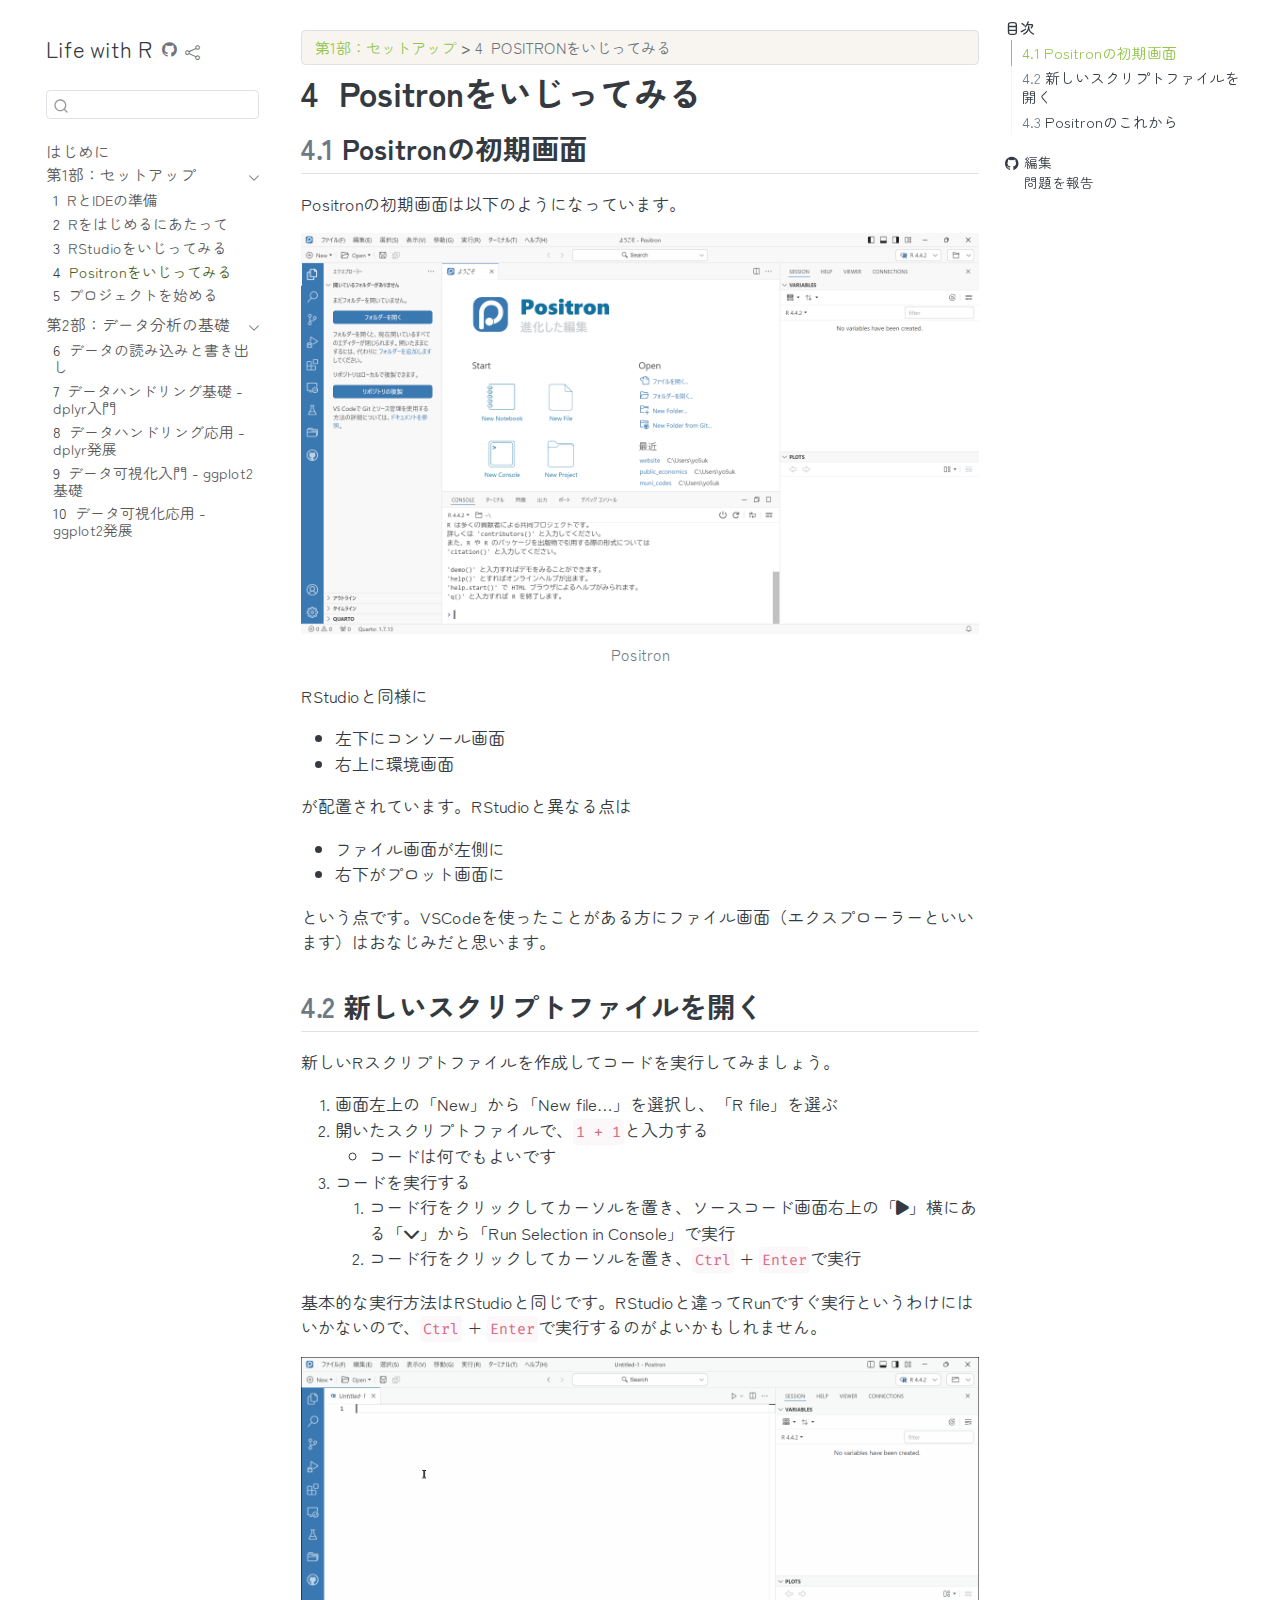
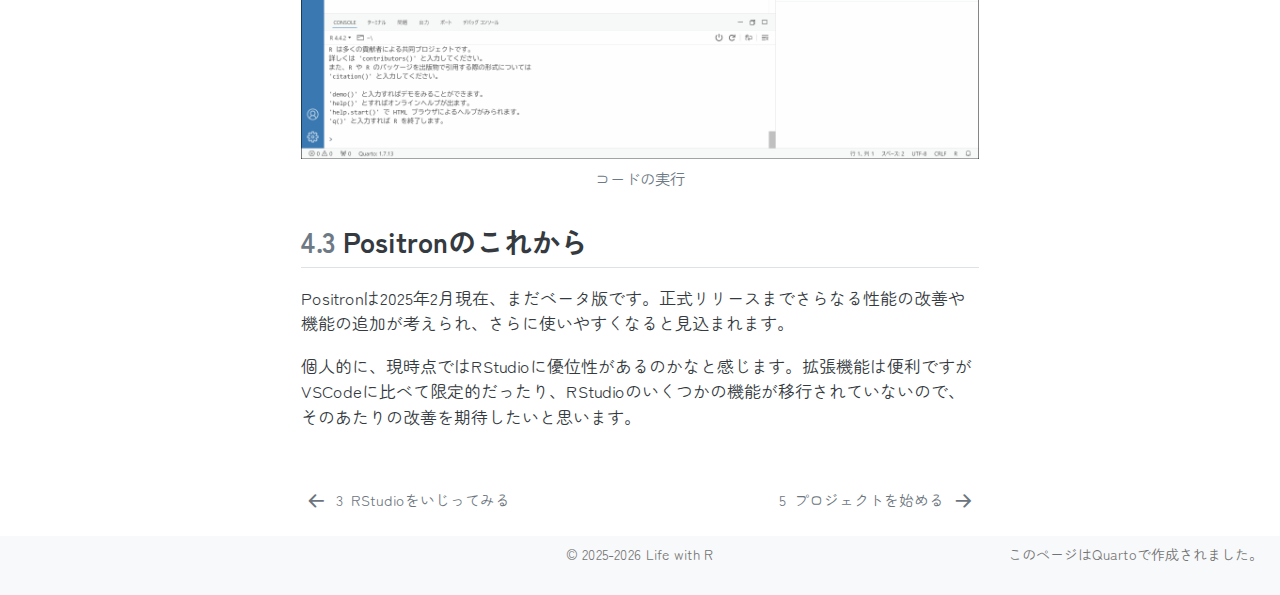
<file: try_positron.html>
<!DOCTYPE html>
<html xmlns="http://www.w3.org/1999/xhtml" lang="en" xml:lang="en"><head>

<meta charset="utf-8">
<meta name="generator" content="quarto-1.9.20">

<meta name="viewport" content="width=device-width, initial-scale=1.0, user-scalable=yes">

<meta name="description" content="Rを始めて使う方への入門書">

<title>4&nbsp; Positronをいじってみる – Life with R</title>
<style>
/* Default styles provided by pandoc.
** See https://pandoc.org/MANUAL.html#variables-for-html for config info.
*/
code{white-space: pre-wrap;}
span.smallcaps{font-variant: small-caps;}
div.columns{display: flex; gap: min(4vw, 1.5em);}
div.column{flex: auto; overflow-x: auto;}
div.hanging-indent{margin-left: 1.5em; text-indent: -1.5em;}
ul.task-list{list-style: none;}
ul.task-list li input[type="checkbox"] {
  width: 0.8em;
  margin: 0 0.8em 0.2em -1em; /* quarto-specific, see https://github.com/quarto-dev/quarto-cli/issues/4556 */ 
  vertical-align: middle;
}
</style>


<script src="site_libs/quarto-nav/quarto-nav.js"></script>
<script src="site_libs/quarto-nav/headroom.min.js"></script>
<script src="site_libs/clipboard/clipboard.min.js"></script>
<script src="site_libs/quarto-search/autocomplete.umd.js"></script>
<script src="site_libs/quarto-search/fuse.min.js"></script>
<script src="site_libs/quarto-search/quarto-search.js"></script>
<meta name="quarto:offset" content="./">
<link href="./start_project.html" rel="next">
<link href="./try_rstudio.html" rel="prev">
<link href="./assets/icons/abe-r.png" rel="icon" type="image/png">
<script src="site_libs/quarto-html/quarto.js" type="module"></script>
<script src="site_libs/quarto-html/tabsets/tabsets.js" type="module"></script>
<script src="site_libs/quarto-html/axe/axe-check.js" type="module"></script>
<script src="site_libs/quarto-html/popper.min.js"></script>
<script src="site_libs/quarto-html/tippy.umd.min.js"></script>
<script src="site_libs/quarto-html/anchor.min.js"></script>
<link href="site_libs/quarto-html/tippy.css" rel="stylesheet">
<link href="site_libs/quarto-html/quarto-syntax-highlighting-c71942d98dfb179c90dde172f45c29e1.css" rel="stylesheet" class="quarto-color-scheme" id="quarto-text-highlighting-styles">
<link href="site_libs/quarto-html/quarto-syntax-highlighting-dark-05b73876ec8e91609299e25bc831f6fc.css" rel="stylesheet" class="quarto-color-scheme quarto-color-alternate" id="quarto-text-highlighting-styles">
<link href="site_libs/quarto-html/quarto-syntax-highlighting-c71942d98dfb179c90dde172f45c29e1.css" rel="stylesheet" class="quarto-color-scheme-extra" id="quarto-text-highlighting-styles">
<script src="site_libs/bootstrap/bootstrap.min.js"></script>
<link href="site_libs/bootstrap/bootstrap-icons.css" rel="stylesheet">
<link href="site_libs/bootstrap/bootstrap-dc299dede90942e37665944e910ff25d.min.css" rel="stylesheet" append-hash="true" class="quarto-color-scheme" id="quarto-bootstrap" data-mode="light">
<link href="site_libs/bootstrap/bootstrap-dark-dc299dede90942e37665944e910ff25d.min.css" rel="stylesheet" append-hash="true" class="quarto-color-scheme quarto-color-alternate" id="quarto-bootstrap" data-mode="light">
<link href="site_libs/bootstrap/bootstrap-dc299dede90942e37665944e910ff25d.min.css" rel="stylesheet" append-hash="true" class="quarto-color-scheme-extra" id="quarto-bootstrap" data-mode="light">
<link href="site_libs/quarto-contrib/fontawesome6-1.2.0/all.min.css" rel="stylesheet">
<link href="site_libs/quarto-contrib/fontawesome6-1.2.0/latex-fontsize.css" rel="stylesheet">
<script id="quarto-search-options" type="application/json">{
  "location": "sidebar",
  "copy-button": false,
  "collapse-after": 3,
  "panel-placement": "start",
  "type": "textbox",
  "limit": 50,
  "keyboard-shortcut": [
    "f",
    "/",
    "s"
  ],
  "show-item-context": false,
  "language": {
    "search-no-results-text": "一致なし",
    "search-matching-documents-text": "一致した文書",
    "search-copy-link-title": "検索へのリンクをコピー",
    "search-hide-matches-text": "追加の検索結果を非表示",
    "search-more-match-text": "追加の検索結果",
    "search-more-matches-text": "追加の検索結果",
    "search-clear-button-title": "消去",
    "search-text-placeholder": "",
    "search-detached-cancel-button-title": "取消",
    "search-submit-button-title": "検索",
    "search-label": "サーチ"
  }
}</script>
<script async="" src="https://www.googletagmanager.com/gtag/js?id=G-KN42DSQ0YN"></script>

<script type="text/javascript">

window.dataLayer = window.dataLayer || [];
function gtag(){dataLayer.push(arguments);}
gtag('js', new Date());
gtag('config', 'G-KN42DSQ0YN', { 'anonymize_ip': true});
</script>


</head>

<body class="nav-sidebar floating quarto-light">

<div id="quarto-search-results"></div>
  <header id="quarto-header" class="headroom fixed-top">
  <nav class="quarto-secondary-nav">
    <div class="container-fluid d-flex">
      <button type="button" class="quarto-btn-toggle btn" data-bs-toggle="collapse" role="button" data-bs-target=".quarto-sidebar-collapse-item" aria-controls="quarto-sidebar" aria-expanded="false" aria-label="サイドバーを切り替える" onclick="if (window.quartoToggleHeadroom) { window.quartoToggleHeadroom(); }">
        <i class="bi bi-layout-text-sidebar-reverse"></i>
      </button>
        <nav class="quarto-page-breadcrumbs" aria-label="breadcrumb"><ol class="breadcrumb"><li class="breadcrumb-item"><a href="./install.html">第1部：セットアップ</a></li><li class="breadcrumb-item"><a href="./try_positron.html"><span class="chapter-number">4</span>&nbsp; <span class="chapter-title">Positronをいじってみる</span></a></li></ol></nav>
        <a class="flex-grow-1" role="navigation" data-bs-toggle="collapse" data-bs-target=".quarto-sidebar-collapse-item" aria-controls="quarto-sidebar" aria-expanded="false" aria-label="サイドバーを切り替える" onclick="if (window.quartoToggleHeadroom) { window.quartoToggleHeadroom(); }">      
        </a>
      <button type="button" class="btn quarto-search-button" aria-label="サーチ" onclick="window.quartoOpenSearch();">
        <i class="bi bi-search"></i>
      </button>
    </div>
  </nav>
</header>
<!-- content -->
<div id="quarto-content" class="quarto-container page-columns page-rows-contents page-layout-article">
<!-- sidebar -->
  <nav id="quarto-sidebar" class="sidebar collapse collapse-horizontal quarto-sidebar-collapse-item sidebar-navigation floating overflow-auto">
    <div class="pt-lg-2 mt-2 text-left sidebar-header">
    <div class="sidebar-title mb-0 py-0">
      <a href="./">Life with R</a> 
        <div class="sidebar-tools-main">
    <a href="https://github.com/yo5uke/life-with-r" title="ソースコード" class="quarto-navigation-tool px-1" aria-label="ソースコード"><i class="bi bi-github"></i></a>
    <div class="dropdown">
      <a href="" title="Share" id="quarto-navigation-tool-dropdown-0" class="quarto-navigation-tool dropdown-toggle px-1" data-bs-toggle="dropdown" aria-expanded="false" role="link" aria-label="Share"><i class="bi bi-share"></i></a>
      <ul class="dropdown-menu" aria-labelledby="quarto-navigation-tool-dropdown-0">
          <li>
            <a class="dropdown-item sidebar-tools-main-item" href="https://twitter.com/intent/tweet?url=|url|">
              <i class="bi bi-twitter pe-1"></i>
            Twitter
            </a>
          </li>
          <li>
            <a class="dropdown-item sidebar-tools-main-item" href="https://www.facebook.com/sharer/sharer.php?u=|url|">
              <i class="bi bi-facebook pe-1"></i>
            Facebook
            </a>
          </li>
          <li>
            <a class="dropdown-item sidebar-tools-main-item" href="https://www.linkedin.com/sharing/share-offsite/?url=|url|">
              <i class="bi bi-linkedin pe-1"></i>
            LinkedIn
            </a>
          </li>
      </ul>
    </div>
</div>
    </div>
      </div>
        <div class="mt-2 flex-shrink-0 align-items-center">
        <div class="sidebar-search">
        <div id="quarto-search" class="" title="サーチ"></div>
        </div>
        </div>
    <div class="sidebar-menu-container"> 
    <ul class="list-unstyled mt-1">
        <li class="sidebar-item">
  <div class="sidebar-item-container"> 
  <a href="./index.html" class="sidebar-item-text sidebar-link">
 <span class="menu-text">はじめに</span></a>
  </div>
</li>
        <li class="sidebar-item sidebar-item-section">
      <div class="sidebar-item-container"> 
            <a class="sidebar-item-text sidebar-link text-start" data-bs-toggle="collapse" data-bs-target="#quarto-sidebar-section-1" role="navigation" aria-expanded="true">
 <span class="menu-text">第1部：セットアップ</span></a>
          <a class="sidebar-item-toggle text-start" data-bs-toggle="collapse" data-bs-target="#quarto-sidebar-section-1" role="navigation" aria-expanded="true" aria-label="セクションを切り替え">
            <i class="bi bi-chevron-right ms-2"></i>
          </a> 
      </div>
      <ul id="quarto-sidebar-section-1" class="collapse list-unstyled sidebar-section depth1 show">  
          <li class="sidebar-item">
  <div class="sidebar-item-container"> 
  <a href="./install.html" class="sidebar-item-text sidebar-link">
 <span class="menu-text"><span class="chapter-number">1</span>&nbsp; <span class="chapter-title">RとIDEの準備</span></span></a>
  </div>
</li>
          <li class="sidebar-item">
  <div class="sidebar-item-container"> 
  <a href="./common.html" class="sidebar-item-text sidebar-link">
 <span class="menu-text"><span class="chapter-number">2</span>&nbsp; <span class="chapter-title">Rをはじめるにあたって</span></span></a>
  </div>
</li>
          <li class="sidebar-item">
  <div class="sidebar-item-container"> 
  <a href="./try_rstudio.html" class="sidebar-item-text sidebar-link">
 <span class="menu-text"><span class="chapter-number">3</span>&nbsp; <span class="chapter-title">RStudioをいじってみる</span></span></a>
  </div>
</li>
          <li class="sidebar-item">
  <div class="sidebar-item-container"> 
  <a href="./try_positron.html" class="sidebar-item-text sidebar-link active">
 <span class="menu-text"><span class="chapter-number">4</span>&nbsp; <span class="chapter-title">Positronをいじってみる</span></span></a>
  </div>
</li>
          <li class="sidebar-item">
  <div class="sidebar-item-container"> 
  <a href="./start_project.html" class="sidebar-item-text sidebar-link">
 <span class="menu-text"><span class="chapter-number">5</span>&nbsp; <span class="chapter-title">プロジェクトを始める</span></span></a>
  </div>
</li>
      </ul>
  </li>
        <li class="sidebar-item sidebar-item-section">
      <div class="sidebar-item-container"> 
            <a class="sidebar-item-text sidebar-link text-start" data-bs-toggle="collapse" data-bs-target="#quarto-sidebar-section-2" role="navigation" aria-expanded="true">
 <span class="menu-text">第2部：データ分析の基礎</span></a>
          <a class="sidebar-item-toggle text-start" data-bs-toggle="collapse" data-bs-target="#quarto-sidebar-section-2" role="navigation" aria-expanded="true" aria-label="セクションを切り替え">
            <i class="bi bi-chevron-right ms-2"></i>
          </a> 
      </div>
      <ul id="quarto-sidebar-section-2" class="collapse list-unstyled sidebar-section depth1 show">  
          <li class="sidebar-item">
  <div class="sidebar-item-container"> 
  <a href="./data_io.html" class="sidebar-item-text sidebar-link">
 <span class="menu-text"><span class="chapter-number">6</span>&nbsp; <span class="chapter-title">データの読み込みと書き出し</span></span></a>
  </div>
</li>
          <li class="sidebar-item">
  <div class="sidebar-item-container"> 
  <a href="./data_wrangling_basic.html" class="sidebar-item-text sidebar-link">
 <span class="menu-text"><span class="chapter-number">7</span>&nbsp; <span class="chapter-title">データハンドリング基礎 - dplyr入門</span></span></a>
  </div>
</li>
          <li class="sidebar-item">
  <div class="sidebar-item-container"> 
  <a href="./data_wrangling_advanced.html" class="sidebar-item-text sidebar-link">
 <span class="menu-text"><span class="chapter-number">8</span>&nbsp; <span class="chapter-title">データハンドリング応用 - dplyr発展</span></span></a>
  </div>
</li>
          <li class="sidebar-item">
  <div class="sidebar-item-container"> 
  <a href="./visualization_basic.html" class="sidebar-item-text sidebar-link">
 <span class="menu-text"><span class="chapter-number">9</span>&nbsp; <span class="chapter-title">データ可視化入門 - ggplot2基礎</span></span></a>
  </div>
</li>
          <li class="sidebar-item">
  <div class="sidebar-item-container"> 
  <a href="./visualization_advanced.html" class="sidebar-item-text sidebar-link">
 <span class="menu-text"><span class="chapter-number">10</span>&nbsp; <span class="chapter-title">データ可視化応用 - ggplot2発展</span></span></a>
  </div>
</li>
      </ul>
  </li>
    </ul>
    </div>
</nav>
<div id="quarto-sidebar-glass" class="quarto-sidebar-collapse-item" data-bs-toggle="collapse" data-bs-target=".quarto-sidebar-collapse-item"></div>
<!-- margin-sidebar -->
    <div id="quarto-margin-sidebar" class="sidebar margin-sidebar">
        <nav id="TOC" role="doc-toc" class="toc-active">
    <h2 id="toc-title">目次</h2>
   
  <ul>
  <li><a href="#positronの初期画面" id="toc-positronの初期画面" class="nav-link active" data-scroll-target="#positronの初期画面"><span class="header-section-number">4.1</span> Positronの初期画面</a></li>
  <li><a href="#新しいスクリプトファイルを開く" id="toc-新しいスクリプトファイルを開く" class="nav-link" data-scroll-target="#新しいスクリプトファイルを開く"><span class="header-section-number">4.2</span> 新しいスクリプトファイルを開く</a></li>
  <li><a href="#positronのこれから" id="toc-positronのこれから" class="nav-link" data-scroll-target="#positronのこれから"><span class="header-section-number">4.3</span> Positronのこれから</a></li>
  </ul>
<div class="toc-actions"><ul><li><a href="https://github.com/yo5uke/life-with-r/edit/main/try_positron.qmd" class="toc-action"><i class="bi bi-github"></i>編集</a></li><li><a href="https://github.com/yo5uke/life-with-r/issues" class="toc-action"><i class="bi empty"></i>問題を報告</a></li></ul></div></nav>
    </div>
<!-- main -->
<main class="content" id="quarto-document-content">

<header id="title-block-header" class="quarto-title-block default"><nav class="quarto-page-breadcrumbs quarto-title-breadcrumbs d-none d-lg-block" aria-label="breadcrumb"><ol class="breadcrumb"><li class="breadcrumb-item"><a href="./install.html">第1部：セットアップ</a></li><li class="breadcrumb-item"><a href="./try_positron.html"><span class="chapter-number">4</span>&nbsp; <span class="chapter-title">Positronをいじってみる</span></a></li></ol></nav>
<div class="quarto-title">
<h1 class="title"><span class="chapter-number">4</span>&nbsp; <span class="chapter-title">Positronをいじってみる</span></h1>
</div>



<div class="quarto-title-meta">

    
  
    
  </div>
  


</header>


<section id="positronの初期画面" class="level2" data-number="4.1">
<h2 data-number="4.1" class="anchored" data-anchor-id="positronの初期画面"><span class="header-section-number">4.1</span> Positronの初期画面</h2>
<p>Positronの初期画面は以下のようになっています。</p>
<div class="quarto-figure quarto-figure-center">
<figure class="figure">
<p><img src="figures/try_positron/positron.png" class="img-fluid figure-img"></p>
<figcaption>Positron</figcaption>
</figure>
</div>
<p>RStudioと同様に</p>
<ul>
<li>左下にコンソール画面</li>
<li>右上に環境画面</li>
</ul>
<p>が配置されています。RStudioと異なる点は</p>
<ul>
<li>ファイル画面が左側に</li>
<li>右下がプロット画面に</li>
</ul>
<p>という点です。VSCodeを使ったことがある方にファイル画面（エクスプローラーといいます）はおなじみだと思います。</p>
</section>
<section id="新しいスクリプトファイルを開く" class="level2" data-number="4.2">
<h2 data-number="4.2" class="anchored" data-anchor-id="新しいスクリプトファイルを開く"><span class="header-section-number">4.2</span> 新しいスクリプトファイルを開く</h2>
<p>新しいRスクリプトファイルを作成してコードを実行してみましょう。</p>
<ol type="1">
<li>画面左上の「New」から「New file…」を選択し、「R file」を選ぶ</li>
<li>開いたスクリプトファイルで、<code>1 + 1</code>と入力する
<ul>
<li>コードは何でもよいです</li>
</ul></li>
<li>コードを実行する
<ol type="1">
<li>コード行をクリックしてカーソルを置き、ソースコード画面右上の「<i class="fa-solid fa-play" aria-label="play"></i>」横にある「<i class="fa-solid fa-chevron-down" aria-label="chevron-down"></i>」から「Run Selection in Console」で実行</li>
<li>コード行をクリックしてカーソルを置き、<code>Ctrl</code> + <code>Enter</code>で実行</li>
</ol></li>
</ol>
<p>基本的な実行方法はRStudioと同じです。RStudioと違ってRunですぐ実行というわけにはいかないので、<code>Ctrl</code> + <code>Enter</code>で実行するのがよいかもしれません。</p>
<div class="quarto-figure quarto-figure-center">
<figure class="figure">
<p><img src="figures/try_positron/run_code.gif" class="img-fluid figure-img"></p>
<figcaption>コードの実行</figcaption>
</figure>
</div>
</section>
<section id="positronのこれから" class="level2" data-number="4.3">
<h2 data-number="4.3" class="anchored" data-anchor-id="positronのこれから"><span class="header-section-number">4.3</span> Positronのこれから</h2>
<p>Positronは2025年2月現在、まだベータ版です。正式リリースまでさらなる性能の改善や機能の追加が考えられ、さらに使いやすくなると見込まれます。</p>
<p>個人的に、現時点ではRStudioに優位性があるのかなと感じます。拡張機能は便利ですがVSCodeに比べて限定的だったり、RStudioのいくつかの機能が移行されていないので、そのあたりの改善を期待したいと思います。</p>


</section>

</main> <!-- /main -->
<script id="quarto-html-after-body" type="application/javascript">
  window.document.addEventListener("DOMContentLoaded", function (event) {
    const icon = "";
    const anchorJS = new window.AnchorJS();
    anchorJS.options = {
      placement: 'right',
      icon: icon
    };
    anchorJS.add('.anchored');
    const isCodeAnnotation = (el) => {
      for (const clz of el.classList) {
        if (clz.startsWith('code-annotation-')) {                     
          return true;
        }
      }
      return false;
    }
    const onCopySuccess = function(e) {
      // button target
      const button = e.trigger;
      // don't keep focus
      button.blur();
      // flash "checked"
      button.classList.add('code-copy-button-checked');
      var currentTitle = button.getAttribute("title");
      button.setAttribute("title", "コピーしました");
      let tooltip;
      if (window.bootstrap) {
        button.setAttribute("data-bs-toggle", "tooltip");
        button.setAttribute("data-bs-placement", "left");
        button.setAttribute("data-bs-title", "コピーしました");
        tooltip = new bootstrap.Tooltip(button, 
          { trigger: "manual", 
            customClass: "code-copy-button-tooltip",
            offset: [0, -8]});
        tooltip.show();    
      }
      setTimeout(function() {
        if (tooltip) {
          tooltip.hide();
          button.removeAttribute("data-bs-title");
          button.removeAttribute("data-bs-toggle");
          button.removeAttribute("data-bs-placement");
        }
        button.setAttribute("title", currentTitle);
        button.classList.remove('code-copy-button-checked');
      }, 1000);
      // clear code selection
      e.clearSelection();
    }
    const getTextToCopy = function(trigger) {
      const outerScaffold = trigger.parentElement.cloneNode(true);
      const codeEl = outerScaffold.querySelector('code');
      for (const childEl of codeEl.children) {
        if (isCodeAnnotation(childEl)) {
          childEl.remove();
        }
      }
      return codeEl.innerText;
    }
    const clipboard = new window.ClipboardJS('.code-copy-button:not([data-in-quarto-modal])', {
      text: getTextToCopy
    });
    clipboard.on('success', onCopySuccess);
    if (window.document.getElementById('quarto-embedded-source-code-modal')) {
      const clipboardModal = new window.ClipboardJS('.code-copy-button[data-in-quarto-modal]', {
        text: getTextToCopy,
        container: window.document.getElementById('quarto-embedded-source-code-modal')
      });
      clipboardModal.on('success', onCopySuccess);
    }
      var localhostRegex = new RegExp(/^(?:http|https):\/\/localhost\:?[0-9]*\//);
      var mailtoRegex = new RegExp(/^mailto:/);
        var filterRegex = new RegExp("https:\/\/yo5uke\.com\/life-with-r");
      var isInternal = (href) => {
          return filterRegex.test(href) || localhostRegex.test(href) || mailtoRegex.test(href);
      }
      // Inspect non-navigation links and adorn them if external
     var links = window.document.querySelectorAll('a[href]:not(.nav-link):not(.navbar-brand):not(.toc-action):not(.sidebar-link):not(.sidebar-item-toggle):not(.pagination-link):not(.no-external):not([aria-hidden]):not(.dropdown-item):not(.quarto-navigation-tool):not(.about-link)');
      for (var i=0; i<links.length; i++) {
        const link = links[i];
        if (!isInternal(link.href)) {
          // undo the damage that might have been done by quarto-nav.js in the case of
          // links that we want to consider external
          if (link.dataset.originalHref !== undefined) {
            link.href = link.dataset.originalHref;
          }
            // target, if specified
            link.setAttribute("target", "_blank");
            if (link.getAttribute("rel") === null) {
              link.setAttribute("rel", "noopener");
            }
        }
      }
    function tippyHover(el, contentFn, onTriggerFn, onUntriggerFn) {
      const config = {
        allowHTML: true,
        maxWidth: 500,
        delay: 100,
        arrow: false,
        appendTo: function(el) {
            return el.parentElement;
        },
        interactive: true,
        interactiveBorder: 10,
        theme: 'quarto',
        placement: 'bottom-start',
      };
      if (contentFn) {
        config.content = contentFn;
      }
      if (onTriggerFn) {
        config.onTrigger = onTriggerFn;
      }
      if (onUntriggerFn) {
        config.onUntrigger = onUntriggerFn;
      }
      window.tippy(el, config); 
    }
    const noterefs = window.document.querySelectorAll('a[role="doc-noteref"]');
    for (var i=0; i<noterefs.length; i++) {
      const ref = noterefs[i];
      tippyHover(ref, function() {
        // use id or data attribute instead here
        let href = ref.getAttribute('data-footnote-href') || ref.getAttribute('href');
        try { href = new URL(href).hash; } catch {}
        const id = href.replace(/^#\/?/, "");
        const note = window.document.getElementById(id);
        if (note) {
          return note.innerHTML;
        } else {
          return "";
        }
      });
    }
    const xrefs = window.document.querySelectorAll('a.quarto-xref');
    const processXRef = (id, note) => {
      // Strip column container classes
      const stripColumnClz = (el) => {
        el.classList.remove("page-full", "page-columns");
        if (el.children) {
          for (const child of el.children) {
            stripColumnClz(child);
          }
        }
      }
      stripColumnClz(note)
      if (id === null || id.startsWith('sec-')) {
        // Special case sections, only their first couple elements
        const container = document.createElement("div");
        if (note.children && note.children.length > 2) {
          container.appendChild(note.children[0].cloneNode(true));
          for (let i = 1; i < note.children.length; i++) {
            const child = note.children[i];
            if (child.tagName === "P" && child.innerText === "") {
              continue;
            } else {
              container.appendChild(child.cloneNode(true));
              break;
            }
          }
          if (window.Quarto?.typesetMath) {
            window.Quarto.typesetMath(container);
          }
          return container.innerHTML
        } else {
          if (window.Quarto?.typesetMath) {
            window.Quarto.typesetMath(note);
          }
          return note.innerHTML;
        }
      } else {
        // Remove any anchor links if they are present
        const anchorLink = note.querySelector('a.anchorjs-link');
        if (anchorLink) {
          anchorLink.remove();
        }
        if (window.Quarto?.typesetMath) {
          window.Quarto.typesetMath(note);
        }
        if (note.classList.contains("callout")) {
          return note.outerHTML;
        } else {
          return note.innerHTML;
        }
      }
    }
    for (var i=0; i<xrefs.length; i++) {
      const xref = xrefs[i];
      tippyHover(xref, undefined, function(instance) {
        instance.disable();
        let url = xref.getAttribute('href');
        let hash = undefined; 
        if (url.startsWith('#')) {
          hash = url;
        } else {
          try { hash = new URL(url).hash; } catch {}
        }
        if (hash) {
          const id = hash.replace(/^#\/?/, "");
          const note = window.document.getElementById(id);
          if (note !== null) {
            try {
              const html = processXRef(id, note.cloneNode(true));
              instance.setContent(html);
            } finally {
              instance.enable();
              instance.show();
            }
          } else {
            // See if we can fetch this
            fetch(url.split('#')[0])
            .then(res => res.text())
            .then(html => {
              const parser = new DOMParser();
              const htmlDoc = parser.parseFromString(html, "text/html");
              const note = htmlDoc.getElementById(id);
              if (note !== null) {
                const html = processXRef(id, note);
                instance.setContent(html);
              } 
            }).finally(() => {
              instance.enable();
              instance.show();
            });
          }
        } else {
          // See if we can fetch a full url (with no hash to target)
          // This is a special case and we should probably do some content thinning / targeting
          fetch(url)
          .then(res => res.text())
          .then(html => {
            const parser = new DOMParser();
            const htmlDoc = parser.parseFromString(html, "text/html");
            const note = htmlDoc.querySelector('main.content');
            if (note !== null) {
              // This should only happen for chapter cross references
              // (since there is no id in the URL)
              // remove the first header
              if (note.children.length > 0 && note.children[0].tagName === "HEADER") {
                note.children[0].remove();
              }
              const html = processXRef(null, note);
              instance.setContent(html);
            } 
          }).finally(() => {
            instance.enable();
            instance.show();
          });
        }
      }, function(instance) {
      });
    }
        let selectedAnnoteEl;
        const selectorForAnnotation = ( cell, annotation) => {
          let cellAttr = 'data-code-cell="' + cell + '"';
          let lineAttr = 'data-code-annotation="' +  annotation + '"';
          const selector = 'span[' + cellAttr + '][' + lineAttr + ']';
          return selector;
        }
        const selectCodeLines = (annoteEl) => {
          const doc = window.document;
          const targetCell = annoteEl.getAttribute("data-target-cell");
          const targetAnnotation = annoteEl.getAttribute("data-target-annotation");
          const annoteSpan = window.document.querySelector(selectorForAnnotation(targetCell, targetAnnotation));
          const lines = annoteSpan.getAttribute("data-code-lines").split(",");
          const lineIds = lines.map((line) => {
            return targetCell + "-" + line;
          })
          let top = null;
          let height = null;
          let parent = null;
          if (lineIds.length > 0) {
              //compute the position of the single el (top and bottom and make a div)
              const el = window.document.getElementById(lineIds[0]);
              top = el.offsetTop;
              height = el.offsetHeight;
              parent = el.parentElement.parentElement;
            if (lineIds.length > 1) {
              const lastEl = window.document.getElementById(lineIds[lineIds.length - 1]);
              const bottom = lastEl.offsetTop + lastEl.offsetHeight;
              height = bottom - top;
            }
            if (top !== null && height !== null && parent !== null) {
              // cook up a div (if necessary) and position it 
              let div = window.document.getElementById("code-annotation-line-highlight");
              if (div === null) {
                div = window.document.createElement("div");
                div.setAttribute("id", "code-annotation-line-highlight");
                div.style.position = 'absolute';
                parent.appendChild(div);
              }
              div.style.top = top - 2 + "px";
              div.style.height = height + 4 + "px";
              div.style.left = 0;
              let gutterDiv = window.document.getElementById("code-annotation-line-highlight-gutter");
              if (gutterDiv === null) {
                gutterDiv = window.document.createElement("div");
                gutterDiv.setAttribute("id", "code-annotation-line-highlight-gutter");
                gutterDiv.style.position = 'absolute';
                const codeCell = window.document.getElementById(targetCell);
                const gutter = codeCell.querySelector('.code-annotation-gutter');
                gutter.appendChild(gutterDiv);
              }
              gutterDiv.style.top = top - 2 + "px";
              gutterDiv.style.height = height + 4 + "px";
            }
            selectedAnnoteEl = annoteEl;
          }
        };
        const unselectCodeLines = () => {
          const elementsIds = ["code-annotation-line-highlight", "code-annotation-line-highlight-gutter"];
          elementsIds.forEach((elId) => {
            const div = window.document.getElementById(elId);
            if (div) {
              div.remove();
            }
          });
          selectedAnnoteEl = undefined;
        };
          // Handle positioning of the toggle
      window.addEventListener(
        "resize",
        throttle(() => {
          elRect = undefined;
          if (selectedAnnoteEl) {
            selectCodeLines(selectedAnnoteEl);
          }
        }, 10)
      );
      function throttle(fn, ms) {
      let throttle = false;
      let timer;
        return (...args) => {
          if(!throttle) { // first call gets through
              fn.apply(this, args);
              throttle = true;
          } else { // all the others get throttled
              if(timer) clearTimeout(timer); // cancel #2
              timer = setTimeout(() => {
                fn.apply(this, args);
                timer = throttle = false;
              }, ms);
          }
        };
      }
        // Attach click handler to the DT
        const annoteDls = window.document.querySelectorAll('dt[data-target-cell]');
        for (const annoteDlNode of annoteDls) {
          annoteDlNode.addEventListener('click', (event) => {
            const clickedEl = event.target;
            if (clickedEl !== selectedAnnoteEl) {
              unselectCodeLines();
              const activeEl = window.document.querySelector('dt[data-target-cell].code-annotation-active');
              if (activeEl) {
                activeEl.classList.remove('code-annotation-active');
              }
              selectCodeLines(clickedEl);
              clickedEl.classList.add('code-annotation-active');
            } else {
              // Unselect the line
              unselectCodeLines();
              clickedEl.classList.remove('code-annotation-active');
            }
          });
        }
    const findCites = (el) => {
      const parentEl = el.parentElement;
      if (parentEl) {
        const cites = parentEl.dataset.cites;
        if (cites) {
          return {
            el,
            cites: cites.split(' ')
          };
        } else {
          return findCites(el.parentElement)
        }
      } else {
        return undefined;
      }
    };
    var bibliorefs = window.document.querySelectorAll('a[role="doc-biblioref"]');
    for (var i=0; i<bibliorefs.length; i++) {
      const ref = bibliorefs[i];
      const citeInfo = findCites(ref);
      if (citeInfo) {
        tippyHover(citeInfo.el, function() {
          var popup = window.document.createElement('div');
          citeInfo.cites.forEach(function(cite) {
            var citeDiv = window.document.createElement('div');
            citeDiv.classList.add('hanging-indent');
            citeDiv.classList.add('csl-entry');
            var biblioDiv = window.document.getElementById('ref-' + cite);
            if (biblioDiv) {
              citeDiv.innerHTML = biblioDiv.innerHTML;
            }
            popup.appendChild(citeDiv);
          });
          return popup.innerHTML;
        });
      }
    }
  });
  </script>
<nav class="page-navigation">
  <div class="nav-page nav-page-previous">
      <a href="./try_rstudio.html" class="pagination-link" aria-label="RStudioをいじってみる">
        <i class="bi bi-arrow-left-short"></i> <span class="nav-page-text"><span class="chapter-number">3</span>&nbsp; <span class="chapter-title">RStudioをいじってみる</span></span>
      </a>          
  </div>
  <div class="nav-page nav-page-next">
      <a href="./start_project.html" class="pagination-link" aria-label="プロジェクトを始める">
        <span class="nav-page-text"><span class="chapter-number">5</span>&nbsp; <span class="chapter-title">プロジェクトを始める</span></span> <i class="bi bi-arrow-right-short"></i>
      </a>
  </div>
</nav>
</div> <!-- /content -->
<footer class="footer">
  <div class="nav-footer">
    <div class="nav-footer-left">
      &nbsp;
    </div>   
    <div class="nav-footer-center">
<p>© 2025-2026 Life with R</p>
<div class="toc-actions d-sm-block d-md-none"><ul><li><a href="https://github.com/yo5uke/life-with-r/edit/main/try_positron.qmd" class="toc-action"><i class="bi bi-github"></i>編集</a></li><li><a href="https://github.com/yo5uke/life-with-r/issues" class="toc-action"><i class="bi empty"></i>問題を報告</a></li></ul></div></div>
    <div class="nav-footer-right">
<p>このページは<a href="https://quarto.org">Quarto</a>で作成されました。</p>
</div>
  </div>
</footer>




</body></html>
</file>
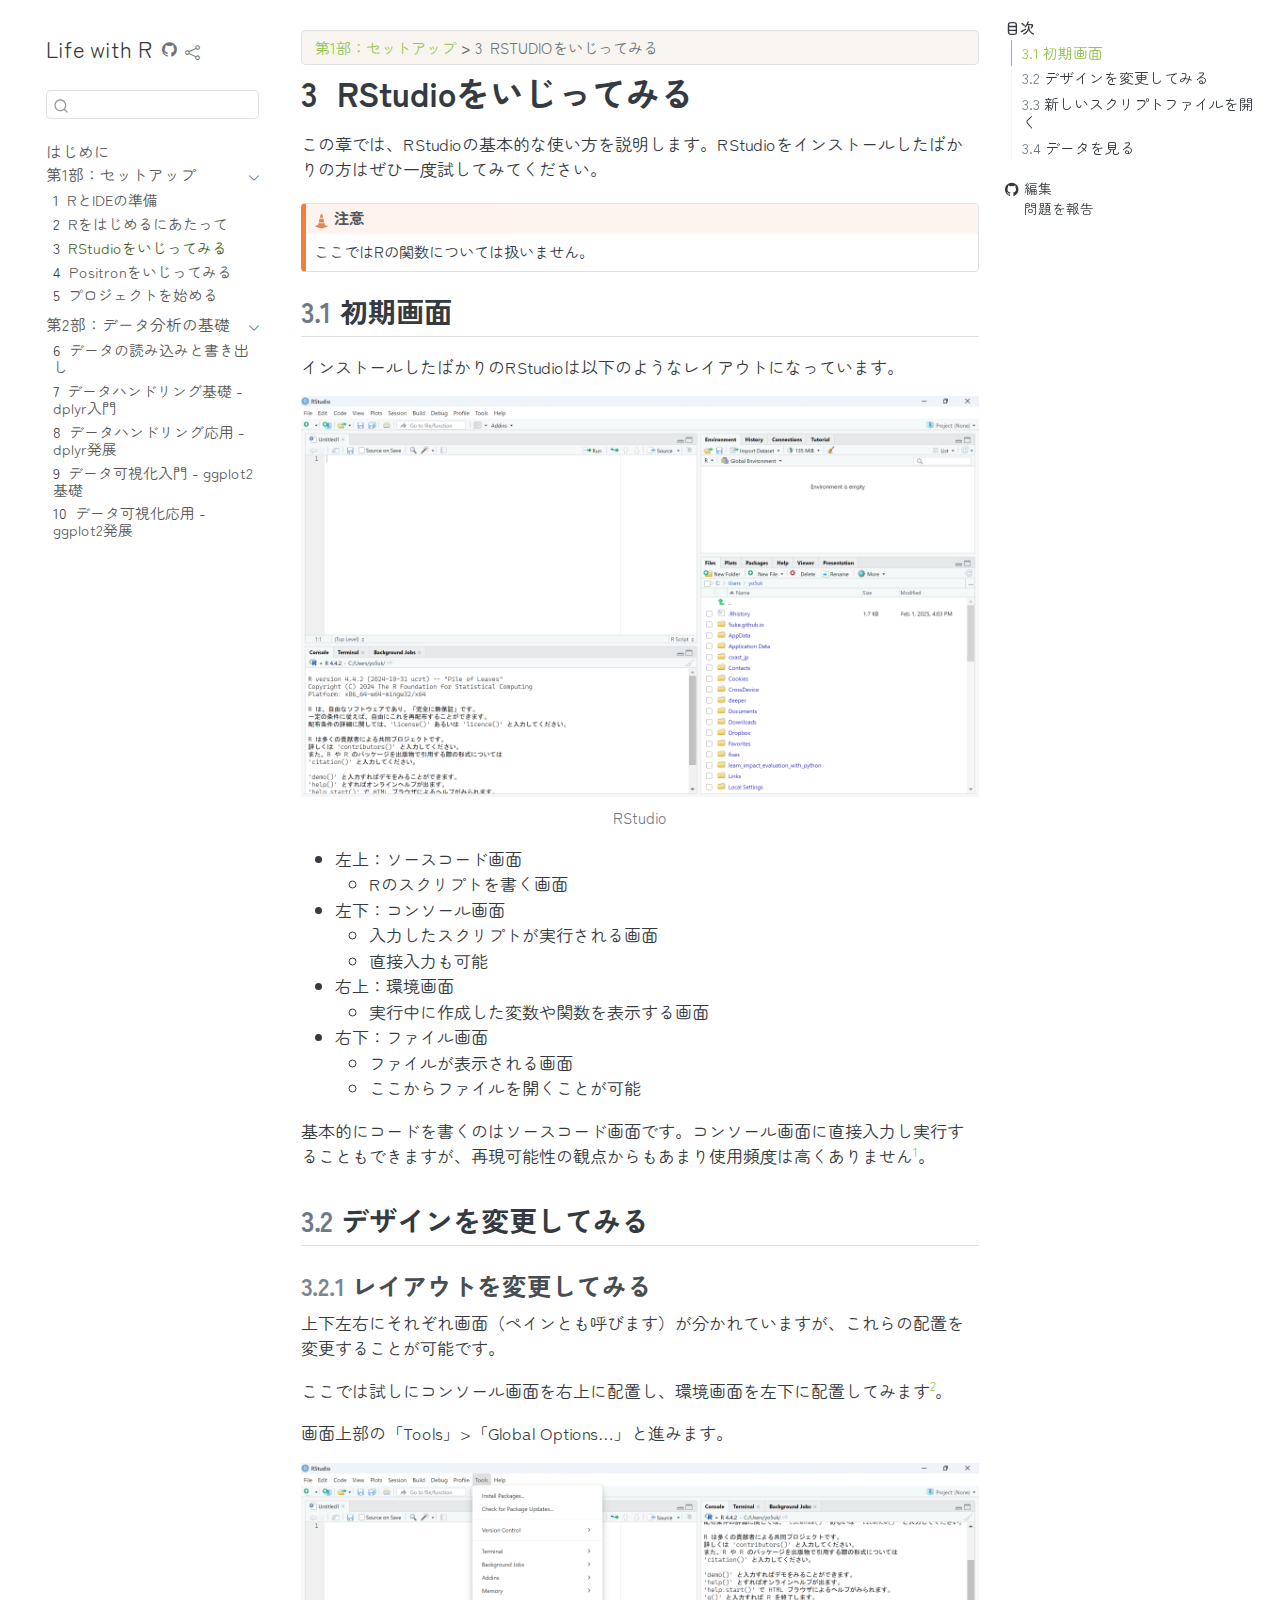
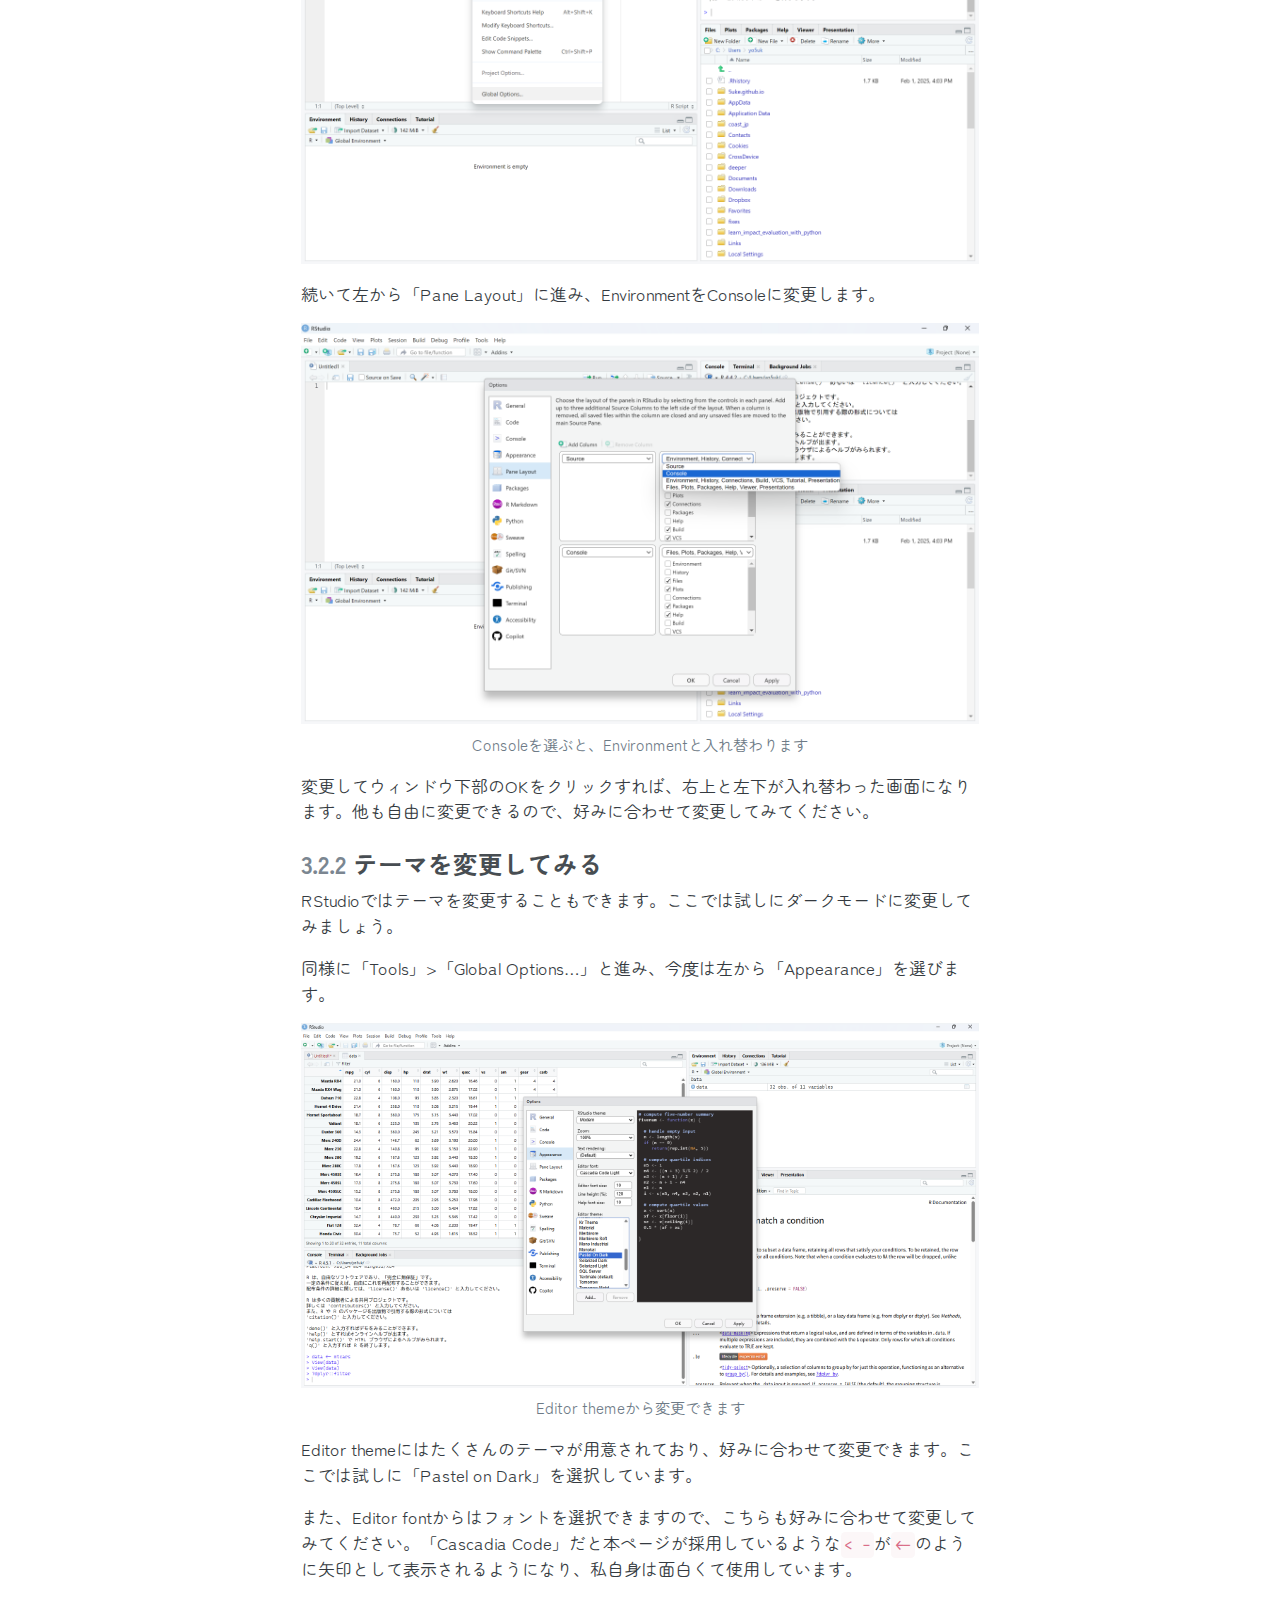
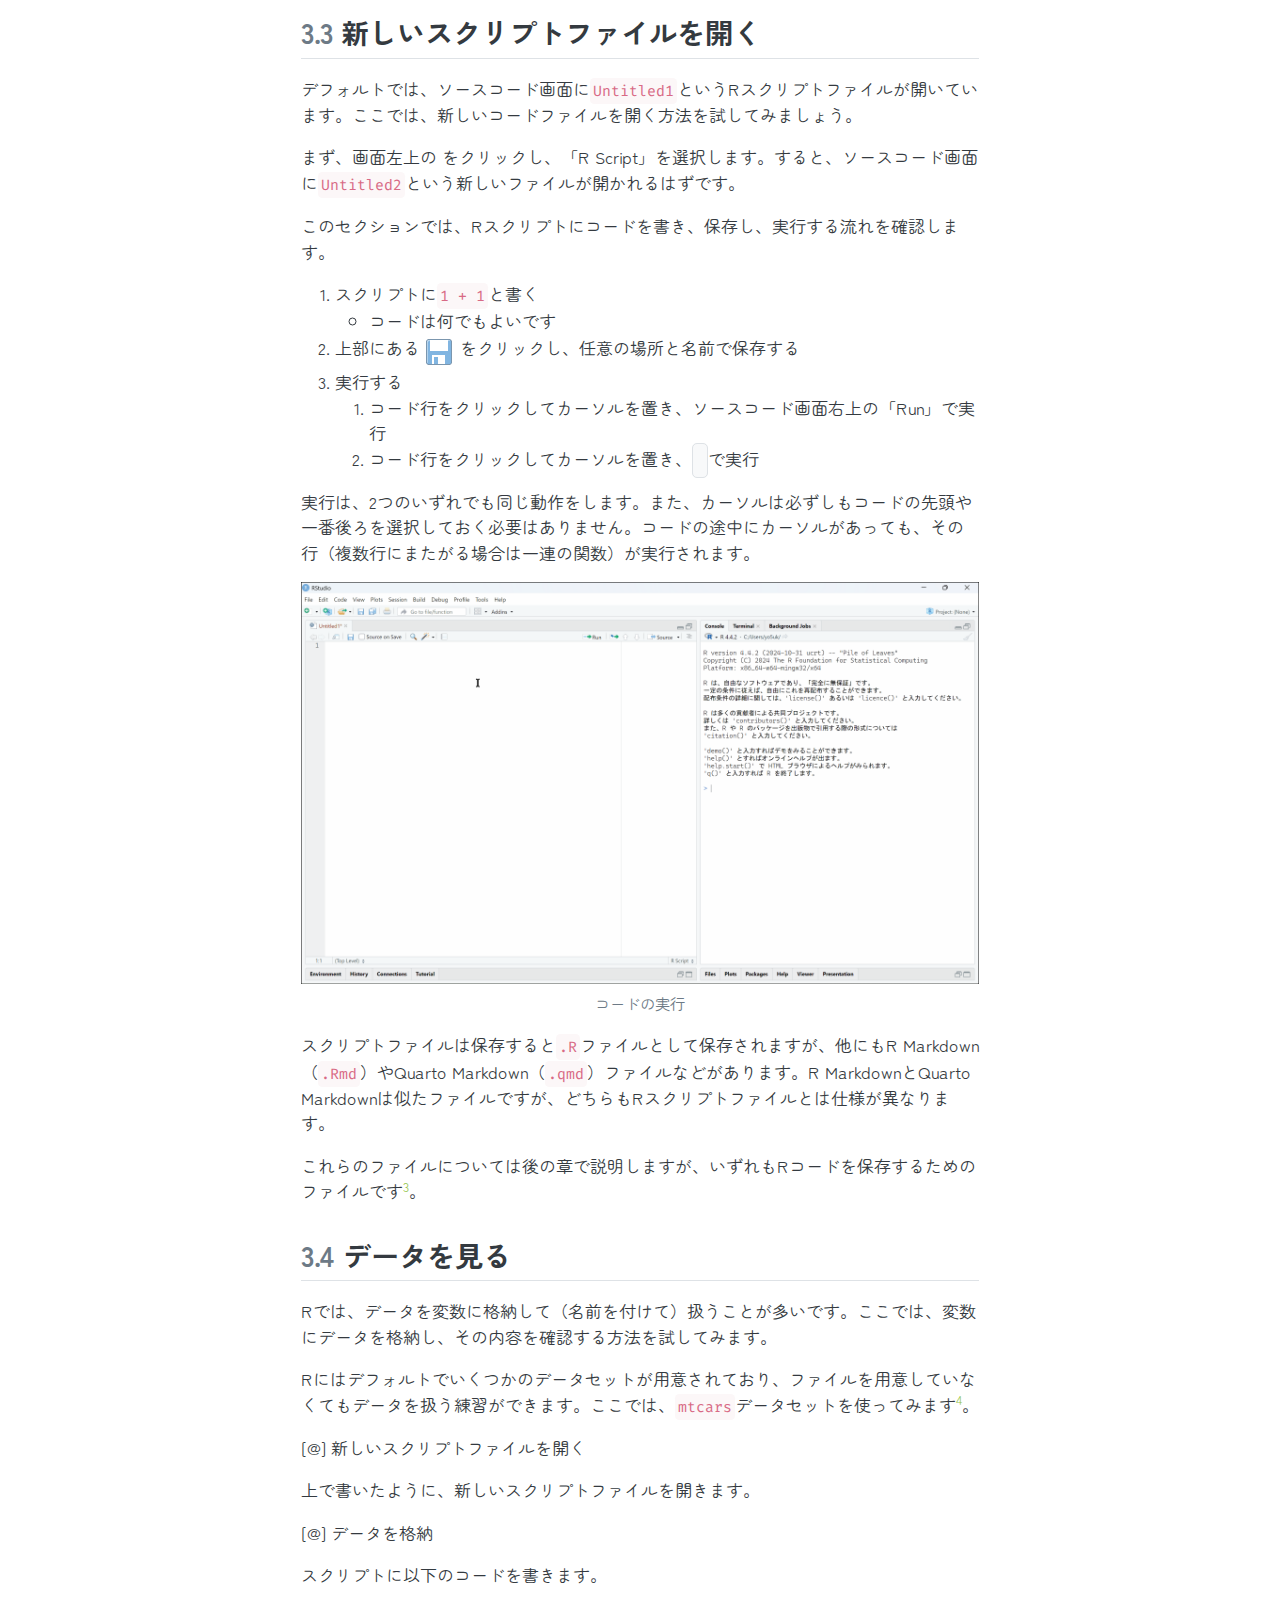
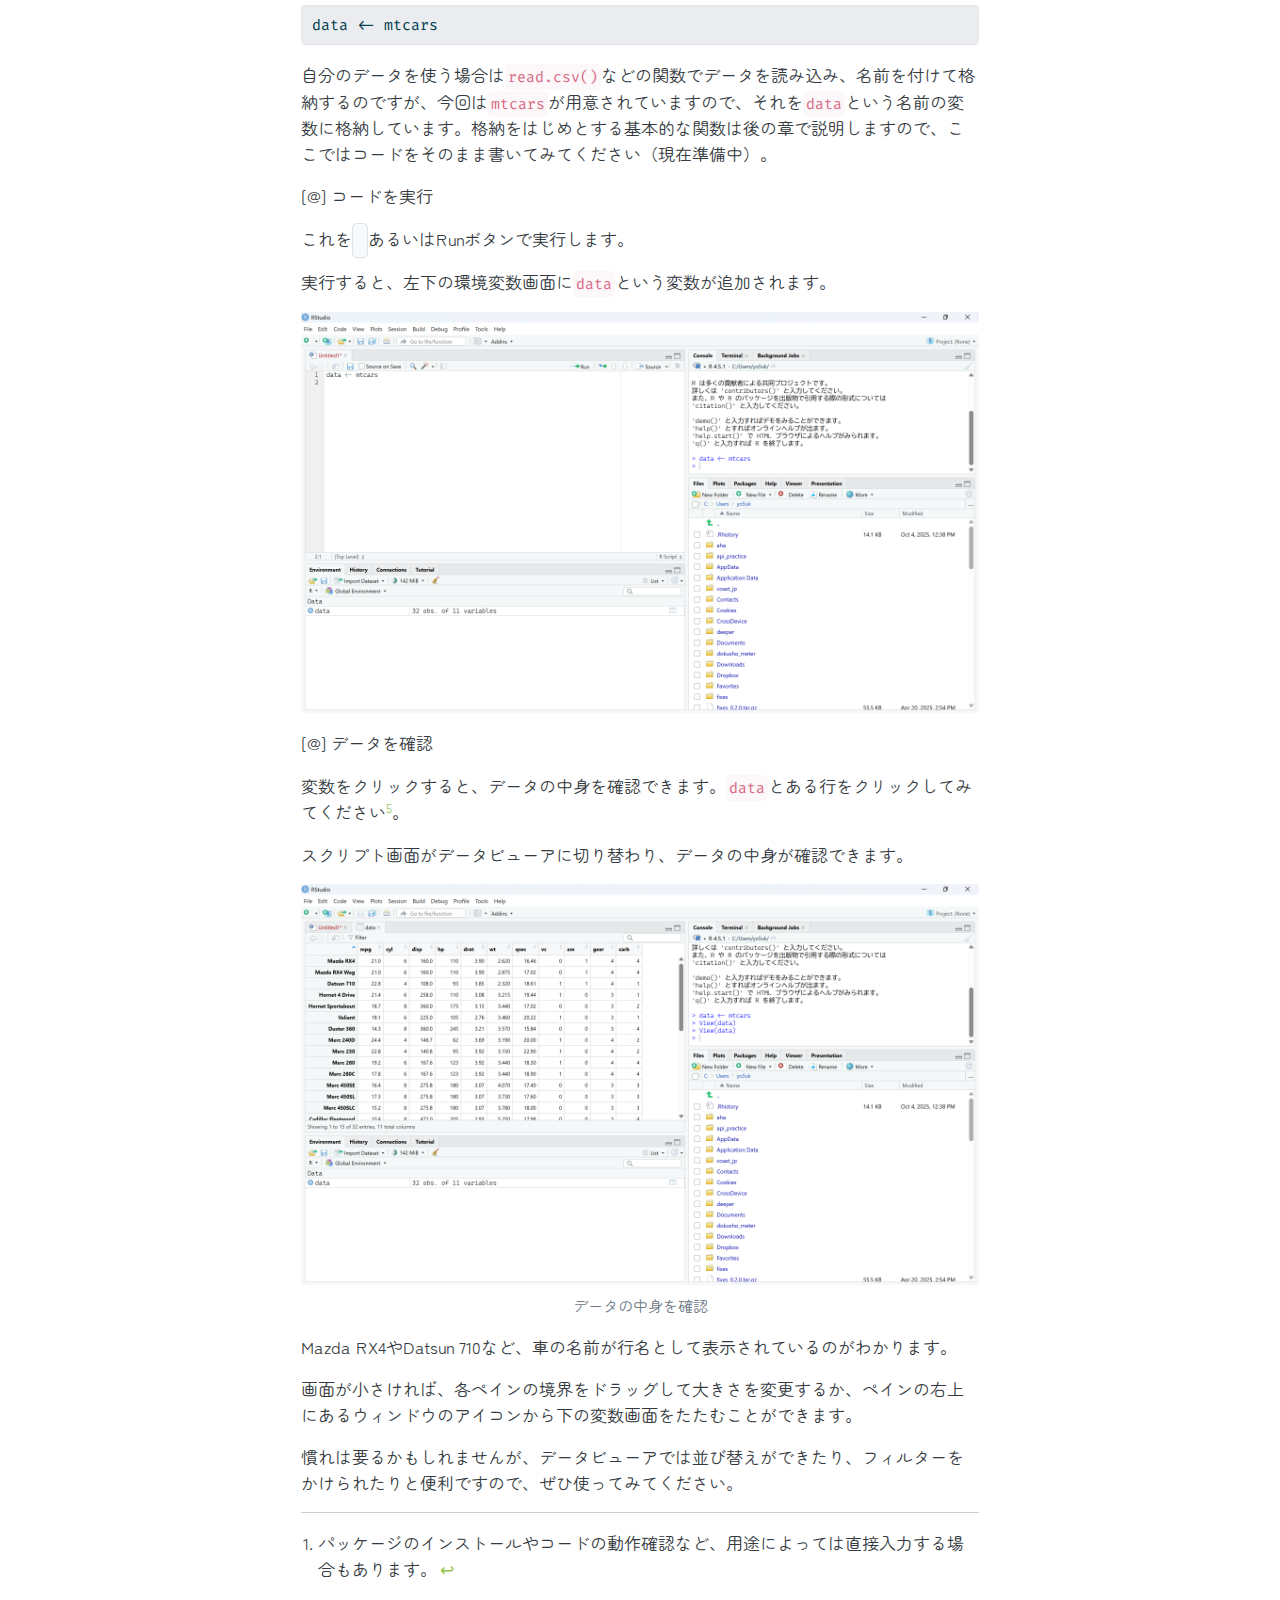
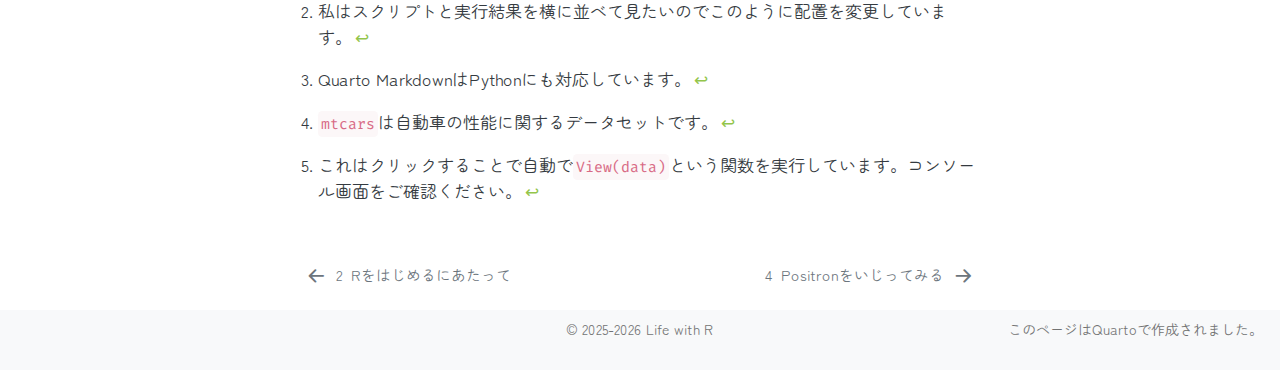
<file: try_rstudio.html>
<!DOCTYPE html>
<html xmlns="http://www.w3.org/1999/xhtml" lang="en" xml:lang="en"><head>

<meta charset="utf-8">
<meta name="generator" content="quarto-1.9.20">

<meta name="viewport" content="width=device-width, initial-scale=1.0, user-scalable=yes">

<meta name="description" content="Rを始めて使う方への入門書">

<title>3&nbsp; RStudioをいじってみる – Life with R</title>
<style>
/* Default styles provided by pandoc.
** See https://pandoc.org/MANUAL.html#variables-for-html for config info.
*/
code{white-space: pre-wrap;}
span.smallcaps{font-variant: small-caps;}
div.columns{display: flex; gap: min(4vw, 1.5em);}
div.column{flex: auto; overflow-x: auto;}
div.hanging-indent{margin-left: 1.5em; text-indent: -1.5em;}
ul.task-list{list-style: none;}
ul.task-list li input[type="checkbox"] {
  width: 0.8em;
  margin: 0 0.8em 0.2em -1em; /* quarto-specific, see https://github.com/quarto-dev/quarto-cli/issues/4556 */ 
  vertical-align: middle;
}
/* CSS for syntax highlighting */
html { -webkit-text-size-adjust: 100%; }
pre > code.sourceCode { white-space: pre; position: relative; }
pre > code.sourceCode > span { display: inline-block; line-height: 1.25; }
pre > code.sourceCode > span:empty { height: 1.2em; }
.sourceCode { overflow: visible; }
code.sourceCode > span { color: inherit; text-decoration: inherit; }
div.sourceCode { margin: 1em 0; }
pre.sourceCode { margin: 0; }
@media screen {
div.sourceCode { overflow: auto; }
}
@media print {
pre > code.sourceCode { white-space: pre-wrap; }
pre > code.sourceCode > span { text-indent: -5em; padding-left: 5em; }
}
pre.numberSource code
  { counter-reset: source-line 0; }
pre.numberSource code > span
  { position: relative; left: -4em; counter-increment: source-line; }
pre.numberSource code > span > a:first-child::before
  { content: counter(source-line);
    position: relative; left: -1em; text-align: right; vertical-align: baseline;
    border: none; display: inline-block;
    -webkit-touch-callout: none; -webkit-user-select: none;
    -khtml-user-select: none; -moz-user-select: none;
    -ms-user-select: none; user-select: none;
    padding: 0 4px; width: 4em;
  }
pre.numberSource { margin-left: 3em;  padding-left: 4px; }
div.sourceCode
  {   }
@media screen {
pre > code.sourceCode > span > a:first-child::before { text-decoration: underline; }
}
</style>


<script src="site_libs/quarto-nav/quarto-nav.js"></script>
<script src="site_libs/quarto-nav/headroom.min.js"></script>
<script src="site_libs/clipboard/clipboard.min.js"></script>
<script src="site_libs/quarto-search/autocomplete.umd.js"></script>
<script src="site_libs/quarto-search/fuse.min.js"></script>
<script src="site_libs/quarto-search/quarto-search.js"></script>
<meta name="quarto:offset" content="./">
<link href="./try_positron.html" rel="next">
<link href="./common.html" rel="prev">
<link href="./assets/icons/abe-r.png" rel="icon" type="image/png">
<script src="site_libs/quarto-html/quarto.js" type="module"></script>
<script src="site_libs/quarto-html/tabsets/tabsets.js" type="module"></script>
<script src="site_libs/quarto-html/axe/axe-check.js" type="module"></script>
<script src="site_libs/quarto-html/popper.min.js"></script>
<script src="site_libs/quarto-html/tippy.umd.min.js"></script>
<script src="site_libs/quarto-html/anchor.min.js"></script>
<link href="site_libs/quarto-html/tippy.css" rel="stylesheet">
<link href="site_libs/quarto-html/quarto-syntax-highlighting-c71942d98dfb179c90dde172f45c29e1.css" rel="stylesheet" class="quarto-color-scheme" id="quarto-text-highlighting-styles">
<link href="site_libs/quarto-html/quarto-syntax-highlighting-dark-05b73876ec8e91609299e25bc831f6fc.css" rel="stylesheet" class="quarto-color-scheme quarto-color-alternate" id="quarto-text-highlighting-styles">
<link href="site_libs/quarto-html/quarto-syntax-highlighting-c71942d98dfb179c90dde172f45c29e1.css" rel="stylesheet" class="quarto-color-scheme-extra" id="quarto-text-highlighting-styles">
<script src="site_libs/bootstrap/bootstrap.min.js"></script>
<link href="site_libs/bootstrap/bootstrap-icons.css" rel="stylesheet">
<link href="site_libs/bootstrap/bootstrap-dc299dede90942e37665944e910ff25d.min.css" rel="stylesheet" append-hash="true" class="quarto-color-scheme" id="quarto-bootstrap" data-mode="light">
<link href="site_libs/bootstrap/bootstrap-dark-dc299dede90942e37665944e910ff25d.min.css" rel="stylesheet" append-hash="true" class="quarto-color-scheme quarto-color-alternate" id="quarto-bootstrap" data-mode="light">
<link href="site_libs/bootstrap/bootstrap-dc299dede90942e37665944e910ff25d.min.css" rel="stylesheet" append-hash="true" class="quarto-color-scheme-extra" id="quarto-bootstrap" data-mode="light">
<script src="site_libs/quarto-contrib/kbd/kbd.js"></script>
<link href="site_libs/quarto-contrib/kbd/kbd.css" rel="stylesheet">
<script id="quarto-search-options" type="application/json">{
  "location": "sidebar",
  "copy-button": false,
  "collapse-after": 3,
  "panel-placement": "start",
  "type": "textbox",
  "limit": 50,
  "keyboard-shortcut": [
    "f",
    "/",
    "s"
  ],
  "show-item-context": false,
  "language": {
    "search-no-results-text": "一致なし",
    "search-matching-documents-text": "一致した文書",
    "search-copy-link-title": "検索へのリンクをコピー",
    "search-hide-matches-text": "追加の検索結果を非表示",
    "search-more-match-text": "追加の検索結果",
    "search-more-matches-text": "追加の検索結果",
    "search-clear-button-title": "消去",
    "search-text-placeholder": "",
    "search-detached-cancel-button-title": "取消",
    "search-submit-button-title": "検索",
    "search-label": "サーチ"
  }
}</script>
<script async="" src="https://www.googletagmanager.com/gtag/js?id=G-KN42DSQ0YN"></script>

<script type="text/javascript">

window.dataLayer = window.dataLayer || [];
function gtag(){dataLayer.push(arguments);}
gtag('js', new Date());
gtag('config', 'G-KN42DSQ0YN', { 'anonymize_ip': true});
</script>


</head>

<body class="nav-sidebar floating quarto-light">

<div id="quarto-search-results"></div>
  <header id="quarto-header" class="headroom fixed-top">
  <nav class="quarto-secondary-nav">
    <div class="container-fluid d-flex">
      <button type="button" class="quarto-btn-toggle btn" data-bs-toggle="collapse" role="button" data-bs-target=".quarto-sidebar-collapse-item" aria-controls="quarto-sidebar" aria-expanded="false" aria-label="サイドバーを切り替える" onclick="if (window.quartoToggleHeadroom) { window.quartoToggleHeadroom(); }">
        <i class="bi bi-layout-text-sidebar-reverse"></i>
      </button>
        <nav class="quarto-page-breadcrumbs" aria-label="breadcrumb"><ol class="breadcrumb"><li class="breadcrumb-item"><a href="./install.html">第1部：セットアップ</a></li><li class="breadcrumb-item"><a href="./try_rstudio.html"><span class="chapter-number">3</span>&nbsp; <span class="chapter-title">RStudioをいじってみる</span></a></li></ol></nav>
        <a class="flex-grow-1" role="navigation" data-bs-toggle="collapse" data-bs-target=".quarto-sidebar-collapse-item" aria-controls="quarto-sidebar" aria-expanded="false" aria-label="サイドバーを切り替える" onclick="if (window.quartoToggleHeadroom) { window.quartoToggleHeadroom(); }">      
        </a>
      <button type="button" class="btn quarto-search-button" aria-label="サーチ" onclick="window.quartoOpenSearch();">
        <i class="bi bi-search"></i>
      </button>
    </div>
  </nav>
</header>
<!-- content -->
<div id="quarto-content" class="quarto-container page-columns page-rows-contents page-layout-article">
<!-- sidebar -->
  <nav id="quarto-sidebar" class="sidebar collapse collapse-horizontal quarto-sidebar-collapse-item sidebar-navigation floating overflow-auto">
    <div class="pt-lg-2 mt-2 text-left sidebar-header">
    <div class="sidebar-title mb-0 py-0">
      <a href="./">Life with R</a> 
        <div class="sidebar-tools-main">
    <a href="https://github.com/yo5uke/life-with-r" title="ソースコード" class="quarto-navigation-tool px-1" aria-label="ソースコード"><i class="bi bi-github"></i></a>
    <div class="dropdown">
      <a href="" title="Share" id="quarto-navigation-tool-dropdown-0" class="quarto-navigation-tool dropdown-toggle px-1" data-bs-toggle="dropdown" aria-expanded="false" role="link" aria-label="Share"><i class="bi bi-share"></i></a>
      <ul class="dropdown-menu" aria-labelledby="quarto-navigation-tool-dropdown-0">
          <li>
            <a class="dropdown-item sidebar-tools-main-item" href="https://twitter.com/intent/tweet?url=|url|">
              <i class="bi bi-twitter pe-1"></i>
            Twitter
            </a>
          </li>
          <li>
            <a class="dropdown-item sidebar-tools-main-item" href="https://www.facebook.com/sharer/sharer.php?u=|url|">
              <i class="bi bi-facebook pe-1"></i>
            Facebook
            </a>
          </li>
          <li>
            <a class="dropdown-item sidebar-tools-main-item" href="https://www.linkedin.com/sharing/share-offsite/?url=|url|">
              <i class="bi bi-linkedin pe-1"></i>
            LinkedIn
            </a>
          </li>
      </ul>
    </div>
</div>
    </div>
      </div>
        <div class="mt-2 flex-shrink-0 align-items-center">
        <div class="sidebar-search">
        <div id="quarto-search" class="" title="サーチ"></div>
        </div>
        </div>
    <div class="sidebar-menu-container"> 
    <ul class="list-unstyled mt-1">
        <li class="sidebar-item">
  <div class="sidebar-item-container"> 
  <a href="./index.html" class="sidebar-item-text sidebar-link">
 <span class="menu-text">はじめに</span></a>
  </div>
</li>
        <li class="sidebar-item sidebar-item-section">
      <div class="sidebar-item-container"> 
            <a class="sidebar-item-text sidebar-link text-start" data-bs-toggle="collapse" data-bs-target="#quarto-sidebar-section-1" role="navigation" aria-expanded="true">
 <span class="menu-text">第1部：セットアップ</span></a>
          <a class="sidebar-item-toggle text-start" data-bs-toggle="collapse" data-bs-target="#quarto-sidebar-section-1" role="navigation" aria-expanded="true" aria-label="セクションを切り替え">
            <i class="bi bi-chevron-right ms-2"></i>
          </a> 
      </div>
      <ul id="quarto-sidebar-section-1" class="collapse list-unstyled sidebar-section depth1 show">  
          <li class="sidebar-item">
  <div class="sidebar-item-container"> 
  <a href="./install.html" class="sidebar-item-text sidebar-link">
 <span class="menu-text"><span class="chapter-number">1</span>&nbsp; <span class="chapter-title">RとIDEの準備</span></span></a>
  </div>
</li>
          <li class="sidebar-item">
  <div class="sidebar-item-container"> 
  <a href="./common.html" class="sidebar-item-text sidebar-link">
 <span class="menu-text"><span class="chapter-number">2</span>&nbsp; <span class="chapter-title">Rをはじめるにあたって</span></span></a>
  </div>
</li>
          <li class="sidebar-item">
  <div class="sidebar-item-container"> 
  <a href="./try_rstudio.html" class="sidebar-item-text sidebar-link active">
 <span class="menu-text"><span class="chapter-number">3</span>&nbsp; <span class="chapter-title">RStudioをいじってみる</span></span></a>
  </div>
</li>
          <li class="sidebar-item">
  <div class="sidebar-item-container"> 
  <a href="./try_positron.html" class="sidebar-item-text sidebar-link">
 <span class="menu-text"><span class="chapter-number">4</span>&nbsp; <span class="chapter-title">Positronをいじってみる</span></span></a>
  </div>
</li>
          <li class="sidebar-item">
  <div class="sidebar-item-container"> 
  <a href="./start_project.html" class="sidebar-item-text sidebar-link">
 <span class="menu-text"><span class="chapter-number">5</span>&nbsp; <span class="chapter-title">プロジェクトを始める</span></span></a>
  </div>
</li>
      </ul>
  </li>
        <li class="sidebar-item sidebar-item-section">
      <div class="sidebar-item-container"> 
            <a class="sidebar-item-text sidebar-link text-start" data-bs-toggle="collapse" data-bs-target="#quarto-sidebar-section-2" role="navigation" aria-expanded="true">
 <span class="menu-text">第2部：データ分析の基礎</span></a>
          <a class="sidebar-item-toggle text-start" data-bs-toggle="collapse" data-bs-target="#quarto-sidebar-section-2" role="navigation" aria-expanded="true" aria-label="セクションを切り替え">
            <i class="bi bi-chevron-right ms-2"></i>
          </a> 
      </div>
      <ul id="quarto-sidebar-section-2" class="collapse list-unstyled sidebar-section depth1 show">  
          <li class="sidebar-item">
  <div class="sidebar-item-container"> 
  <a href="./data_io.html" class="sidebar-item-text sidebar-link">
 <span class="menu-text"><span class="chapter-number">6</span>&nbsp; <span class="chapter-title">データの読み込みと書き出し</span></span></a>
  </div>
</li>
          <li class="sidebar-item">
  <div class="sidebar-item-container"> 
  <a href="./data_wrangling_basic.html" class="sidebar-item-text sidebar-link">
 <span class="menu-text"><span class="chapter-number">7</span>&nbsp; <span class="chapter-title">データハンドリング基礎 - dplyr入門</span></span></a>
  </div>
</li>
          <li class="sidebar-item">
  <div class="sidebar-item-container"> 
  <a href="./data_wrangling_advanced.html" class="sidebar-item-text sidebar-link">
 <span class="menu-text"><span class="chapter-number">8</span>&nbsp; <span class="chapter-title">データハンドリング応用 - dplyr発展</span></span></a>
  </div>
</li>
          <li class="sidebar-item">
  <div class="sidebar-item-container"> 
  <a href="./visualization_basic.html" class="sidebar-item-text sidebar-link">
 <span class="menu-text"><span class="chapter-number">9</span>&nbsp; <span class="chapter-title">データ可視化入門 - ggplot2基礎</span></span></a>
  </div>
</li>
          <li class="sidebar-item">
  <div class="sidebar-item-container"> 
  <a href="./visualization_advanced.html" class="sidebar-item-text sidebar-link">
 <span class="menu-text"><span class="chapter-number">10</span>&nbsp; <span class="chapter-title">データ可視化応用 - ggplot2発展</span></span></a>
  </div>
</li>
      </ul>
  </li>
    </ul>
    </div>
</nav>
<div id="quarto-sidebar-glass" class="quarto-sidebar-collapse-item" data-bs-toggle="collapse" data-bs-target=".quarto-sidebar-collapse-item"></div>
<!-- margin-sidebar -->
    <div id="quarto-margin-sidebar" class="sidebar margin-sidebar">
        <nav id="TOC" role="doc-toc" class="toc-active">
    <h2 id="toc-title">目次</h2>
   
  <ul>
  <li><a href="#初期画面" id="toc-初期画面" class="nav-link active" data-scroll-target="#初期画面"><span class="header-section-number">3.1</span> 初期画面</a></li>
  <li><a href="#デザインを変更してみる" id="toc-デザインを変更してみる" class="nav-link" data-scroll-target="#デザインを変更してみる"><span class="header-section-number">3.2</span> デザインを変更してみる</a>
  <ul class="collapse">
  <li><a href="#レイアウトを変更してみる" id="toc-レイアウトを変更してみる" class="nav-link" data-scroll-target="#レイアウトを変更してみる"><span class="header-section-number">3.2.1</span> レイアウトを変更してみる</a></li>
  <li><a href="#テーマを変更してみる" id="toc-テーマを変更してみる" class="nav-link" data-scroll-target="#テーマを変更してみる"><span class="header-section-number">3.2.2</span> テーマを変更してみる</a></li>
  </ul></li>
  <li><a href="#新しいスクリプトファイルを開く" id="toc-新しいスクリプトファイルを開く" class="nav-link" data-scroll-target="#新しいスクリプトファイルを開く"><span class="header-section-number">3.3</span> 新しいスクリプトファイルを開く</a></li>
  <li><a href="#データを見る" id="toc-データを見る" class="nav-link" data-scroll-target="#データを見る"><span class="header-section-number">3.4</span> データを見る</a></li>
  </ul>
<div class="toc-actions"><ul><li><a href="https://github.com/yo5uke/life-with-r/edit/main/try_rstudio.qmd" class="toc-action"><i class="bi bi-github"></i>編集</a></li><li><a href="https://github.com/yo5uke/life-with-r/issues" class="toc-action"><i class="bi empty"></i>問題を報告</a></li></ul></div></nav>
    </div>
<!-- main -->
<main class="content" id="quarto-document-content">

<header id="title-block-header" class="quarto-title-block default"><nav class="quarto-page-breadcrumbs quarto-title-breadcrumbs d-none d-lg-block" aria-label="breadcrumb"><ol class="breadcrumb"><li class="breadcrumb-item"><a href="./install.html">第1部：セットアップ</a></li><li class="breadcrumb-item"><a href="./try_rstudio.html"><span class="chapter-number">3</span>&nbsp; <span class="chapter-title">RStudioをいじってみる</span></a></li></ol></nav>
<div class="quarto-title">
<h1 class="title"><span class="chapter-number">3</span>&nbsp; <span class="chapter-title">RStudioをいじってみる</span></h1>
</div>



<div class="quarto-title-meta">

    
  
    
  </div>
  


</header>


<p>この章では、RStudioの基本的な使い方を説明します。RStudioをインストールしたばかりの方はぜひ一度試してみてください。</p>
<div class="callout callout-style-default callout-caution callout-titled">
<div class="callout-header d-flex align-content-center">
<div class="callout-icon-container">
<i class="callout-icon"></i>
</div>
<div class="callout-title-container flex-fill">
注意
</div>
</div>
<div class="callout-body-container callout-body">
<p>ここではRの関数については扱いません。</p>
</div>
</div>
<section id="初期画面" class="level2" data-number="3.1">
<h2 data-number="3.1" class="anchored" data-anchor-id="初期画面"><span class="header-section-number">3.1</span> 初期画面</h2>
<p>インストールしたばかりのRStudioは以下のようなレイアウトになっています。</p>
<div class="quarto-figure quarto-figure-center">
<figure class="figure">
<p><img src="figures/try_rstudio/rstudio.png" class="img-fluid figure-img"></p>
<figcaption>RStudio</figcaption>
</figure>
</div>
<ul>
<li>左上：ソースコード画面
<ul>
<li>Rのスクリプトを書く画面</li>
</ul></li>
<li>左下：コンソール画面
<ul>
<li>入力したスクリプトが実行される画面</li>
<li>直接入力も可能</li>
</ul></li>
<li>右上：環境画面
<ul>
<li>実行中に作成した変数や関数を表示する画面</li>
</ul></li>
<li>右下：ファイル画面
<ul>
<li>ファイルが表示される画面</li>
<li>ここからファイルを開くことが可能</li>
</ul></li>
</ul>
<p>基本的にコードを書くのはソースコード画面です。コンソール画面に直接入力し実行することもできますが、再現可能性の観点からもあまり使用頻度は高くありません<a href="#fn1" class="footnote-ref" id="fnref1" role="doc-noteref"><sup>1</sup></a>。</p>
</section>
<section id="デザインを変更してみる" class="level2" data-number="3.2">
<h2 data-number="3.2" class="anchored" data-anchor-id="デザインを変更してみる"><span class="header-section-number">3.2</span> デザインを変更してみる</h2>
<section id="レイアウトを変更してみる" class="level3" data-number="3.2.1">
<h3 data-number="3.2.1" class="anchored" data-anchor-id="レイアウトを変更してみる"><span class="header-section-number">3.2.1</span> レイアウトを変更してみる</h3>
<p>上下左右にそれぞれ画面（ペインとも呼びます）が分かれていますが、これらの配置を変更することが可能です。</p>
<p>ここでは試しにコンソール画面を右上に配置し、環境画面を左下に配置してみます<a href="#fn2" class="footnote-ref" id="fnref2" role="doc-noteref"><sup>2</sup></a>。</p>
<p>画面上部の「Tools」&gt;「Global Options…」と進みます。</p>
<p><img src="figures/try_rstudio/global_options.png" class="img-fluid"></p>
<p>続いて左から「Pane Layout」に進み、EnvironmentをConsoleに変更します。</p>
<div class="quarto-figure quarto-figure-center">
<figure class="figure">
<p><img src="figures/try_rstudio/pane_layout.png" class="img-fluid figure-img"></p>
<figcaption>Consoleを選ぶと、Environmentと入れ替わります</figcaption>
</figure>
</div>
<p>変更してウィンドウ下部のOKをクリックすれば、右上と左下が入れ替わった画面になります。他も自由に変更できるので、好みに合わせて変更してみてください。</p>
</section>
<section id="テーマを変更してみる" class="level3" data-number="3.2.2">
<h3 data-number="3.2.2" class="anchored" data-anchor-id="テーマを変更してみる"><span class="header-section-number">3.2.2</span> テーマを変更してみる</h3>
<p>RStudioではテーマを変更することもできます。ここでは試しにダークモードに変更してみましょう。</p>
<p>同様に「Tools」&gt;「Global Options…」と進み、今度は左から「Appearance」を選びます。</p>
<div class="quarto-figure quarto-figure-center">
<figure class="figure">
<p><img src="figures/try_rstudio/change_theme.png" class="img-fluid figure-img"></p>
<figcaption>Editor themeから変更できます</figcaption>
</figure>
</div>
<p>Editor themeにはたくさんのテーマが用意されており、好みに合わせて変更できます。ここでは試しに「Pastel on Dark」を選択しています。</p>
<p>また、Editor fontからはフォントを選択できますので、こちらも好みに合わせて変更してみてください。「Cascadia Code」だと本ページが採用しているような<code>&lt; -</code>が<code>&lt;-</code>のように矢印として表示されるようになり、私自身は面白くて使用しています。</p>
</section>
</section>
<section id="新しいスクリプトファイルを開く" class="level2" data-number="3.3">
<h2 data-number="3.3" class="anchored" data-anchor-id="新しいスクリプトファイルを開く"><span class="header-section-number">3.3</span> 新しいスクリプトファイルを開く</h2>
<p>デフォルトでは、ソースコード画面に<code>Untitled1</code>というRスクリプトファイルが開いています。ここでは、新しいコードファイルを開く方法を試してみましょう。</p>
<p>まず、画面左上の をクリックし、「R Script」を選択します。すると、ソースコード画面に<code>Untitled2</code>という新しいファイルが開かれるはずです。</p>
<p>このセクションでは、Rスクリプトにコードを書き、保存し、実行する流れを確認します。</p>
<ol type="1">
<li>スクリプトに<code>1 + 1</code>と書く
<ul>
<li>コードは何でもよいです</li>
</ul></li>
<li>上部にある<img src="figures/try_rstudio/save.png" class="img-fluid">をクリックし、任意の場所と名前で保存する</li>
<li>実行する
<ol type="1">
<li>コード行をクリックしてカーソルを置き、ソースコード画面右上の「Run」で実行</li>
<li>コード行をクリックしてカーソルを置き、<kbd title="mac: Command-Enter, windows: Ctrl-Enter" aria-hidden="true" data-mac="Command-Enter" data-windows="Ctrl-Enter"></kbd><span class="visually-hidden"></span>で実行</li>
</ol></li>
</ol>
<p>実行は、2つのいずれでも同じ動作をします。また、カーソルは必ずしもコードの先頭や一番後ろを選択しておく必要はありません。コードの途中にカーソルがあっても、その行（複数行にまたがる場合は一連の関数）が実行されます。</p>
<div class="quarto-figure quarto-figure-center">
<figure class="figure">
<p><img src="figures/try_rstudio/run_code.gif" class="img-fluid figure-img"></p>
<figcaption>コードの実行</figcaption>
</figure>
</div>
<p>スクリプトファイルは保存すると<code>.R</code>ファイルとして保存されますが、他にもR Markdown（<code>.Rmd</code>）やQuarto Markdown（<code>.qmd</code>）ファイルなどがあります。R MarkdownとQuarto Markdownは似たファイルですが、どちらもRスクリプトファイルとは仕様が異なります。</p>
<p>これらのファイルについては後の章で説明しますが、いずれもRコードを保存するためのファイルです<a href="#fn3" class="footnote-ref" id="fnref3" role="doc-noteref"><sup>3</sup></a>。</p>
</section>
<section id="データを見る" class="level2" data-number="3.4">
<h2 data-number="3.4" class="anchored" data-anchor-id="データを見る"><span class="header-section-number">3.4</span> データを見る</h2>
<p>Rでは、データを変数に格納して（名前を付けて）扱うことが多いです。ここでは、変数にデータを格納し、その内容を確認する方法を試してみます。</p>
<p>Rにはデフォルトでいくつかのデータセットが用意されており、ファイルを用意していなくてもデータを扱う練習ができます。ここでは、<code>mtcars</code>データセットを使ってみます<a href="#fn4" class="footnote-ref" id="fnref4" role="doc-noteref"><sup>4</sup></a>。</p>
<p>[@] 新しいスクリプトファイルを開く</p>
<p>上で書いたように、新しいスクリプトファイルを開きます。</p>
<p>[@] データを格納</p>
<p>スクリプトに以下のコードを書きます。</p>
<div class="cell">
<div class="code-copy-outer-scaffold"><div class="sourceCode cell-code" id="cb1"><pre class="sourceCode r code-with-copy"><code class="sourceCode r"><span id="cb1-1"><a href="#cb1-1" aria-hidden="true" tabindex="-1"></a>data <span class="ot">&lt;-</span> mtcars</span></code></pre></div><button title="コピー" class="code-copy-button"><i class="bi"></i></button></div>
</div>
<p>自分のデータを使う場合は<code>read.csv()</code>などの関数でデータを読み込み、名前を付けて格納するのですが、今回は<code>mtcars</code>が用意されていますので、それを<code>data</code>という名前の変数に格納しています。格納をはじめとする基本的な関数は後の章で説明しますので、ここではコードをそのまま書いてみてください（現在準備中）。</p>
<p>[@] コードを実行</p>
<p>これを<kbd title="mac: Command-Enter, windows: Ctrl-Enter" aria-hidden="true" data-mac="Command-Enter" data-windows="Ctrl-Enter"></kbd><span class="visually-hidden"></span>あるいはRunボタンで実行します。</p>
<p>実行すると、左下の環境変数画面に<code>data</code>という変数が追加されます。</p>
<p><img src="figures/try_rstudio/view_data-1.png" class="img-fluid"></p>
<p>[@] データを確認</p>
<p>変数をクリックすると、データの中身を確認できます。<code>data</code>とある行をクリックしてみてください<a href="#fn5" class="footnote-ref" id="fnref5" role="doc-noteref"><sup>5</sup></a>。</p>
<p>スクリプト画面がデータビューアに切り替わり、データの中身が確認できます。</p>
<div class="quarto-figure quarto-figure-center">
<figure class="figure">
<p><img src="figures/try_rstudio/view_data-2.png" class="img-fluid figure-img"></p>
<figcaption>データの中身を確認</figcaption>
</figure>
</div>
<p>Mazda RX4やDatsun 710など、車の名前が行名として表示されているのがわかります。</p>
<p>画面が小さければ、各ペインの境界をドラッグして大きさを変更するか、ペインの右上にあるウィンドウのアイコンから下の変数画面をたたむことができます。</p>
<p>慣れは要るかもしれませんが、データビューアでは並び替えができたり、フィルターをかけられたりと便利ですので、ぜひ使ってみてください。</p>


</section>
<section id="footnotes" class="footnotes footnotes-end-of-document" role="doc-endnotes">
<hr>
<ol>
<li id="fn1"><p>パッケージのインストールやコードの動作確認など、用途によっては直接入力する場合もあります。<a href="#fnref1" class="footnote-back" role="doc-backlink">↩︎</a></p></li>
<li id="fn2"><p>私はスクリプトと実行結果を横に並べて見たいのでこのように配置を変更しています。<a href="#fnref2" class="footnote-back" role="doc-backlink">↩︎</a></p></li>
<li id="fn3"><p>Quarto MarkdownはPythonにも対応しています。<a href="#fnref3" class="footnote-back" role="doc-backlink">↩︎</a></p></li>
<li id="fn4"><p><code>mtcars</code>は自動車の性能に関するデータセットです。<a href="#fnref4" class="footnote-back" role="doc-backlink">↩︎</a></p></li>
<li id="fn5"><p>これはクリックすることで自動で<code>View(data)</code>という関数を実行しています。コンソール画面をご確認ください。<a href="#fnref5" class="footnote-back" role="doc-backlink">↩︎</a></p></li>
</ol>
</section>

</main> <!-- /main -->
<script id="quarto-html-after-body" type="application/javascript">
  window.document.addEventListener("DOMContentLoaded", function (event) {
    const icon = "";
    const anchorJS = new window.AnchorJS();
    anchorJS.options = {
      placement: 'right',
      icon: icon
    };
    anchorJS.add('.anchored');
    const isCodeAnnotation = (el) => {
      for (const clz of el.classList) {
        if (clz.startsWith('code-annotation-')) {                     
          return true;
        }
      }
      return false;
    }
    const onCopySuccess = function(e) {
      // button target
      const button = e.trigger;
      // don't keep focus
      button.blur();
      // flash "checked"
      button.classList.add('code-copy-button-checked');
      var currentTitle = button.getAttribute("title");
      button.setAttribute("title", "コピーしました");
      let tooltip;
      if (window.bootstrap) {
        button.setAttribute("data-bs-toggle", "tooltip");
        button.setAttribute("data-bs-placement", "left");
        button.setAttribute("data-bs-title", "コピーしました");
        tooltip = new bootstrap.Tooltip(button, 
          { trigger: "manual", 
            customClass: "code-copy-button-tooltip",
            offset: [0, -8]});
        tooltip.show();    
      }
      setTimeout(function() {
        if (tooltip) {
          tooltip.hide();
          button.removeAttribute("data-bs-title");
          button.removeAttribute("data-bs-toggle");
          button.removeAttribute("data-bs-placement");
        }
        button.setAttribute("title", currentTitle);
        button.classList.remove('code-copy-button-checked');
      }, 1000);
      // clear code selection
      e.clearSelection();
    }
    const getTextToCopy = function(trigger) {
      const outerScaffold = trigger.parentElement.cloneNode(true);
      const codeEl = outerScaffold.querySelector('code');
      for (const childEl of codeEl.children) {
        if (isCodeAnnotation(childEl)) {
          childEl.remove();
        }
      }
      return codeEl.innerText;
    }
    const clipboard = new window.ClipboardJS('.code-copy-button:not([data-in-quarto-modal])', {
      text: getTextToCopy
    });
    clipboard.on('success', onCopySuccess);
    if (window.document.getElementById('quarto-embedded-source-code-modal')) {
      const clipboardModal = new window.ClipboardJS('.code-copy-button[data-in-quarto-modal]', {
        text: getTextToCopy,
        container: window.document.getElementById('quarto-embedded-source-code-modal')
      });
      clipboardModal.on('success', onCopySuccess);
    }
      var localhostRegex = new RegExp(/^(?:http|https):\/\/localhost\:?[0-9]*\//);
      var mailtoRegex = new RegExp(/^mailto:/);
        var filterRegex = new RegExp("https:\/\/yo5uke\.com\/life-with-r");
      var isInternal = (href) => {
          return filterRegex.test(href) || localhostRegex.test(href) || mailtoRegex.test(href);
      }
      // Inspect non-navigation links and adorn them if external
     var links = window.document.querySelectorAll('a[href]:not(.nav-link):not(.navbar-brand):not(.toc-action):not(.sidebar-link):not(.sidebar-item-toggle):not(.pagination-link):not(.no-external):not([aria-hidden]):not(.dropdown-item):not(.quarto-navigation-tool):not(.about-link)');
      for (var i=0; i<links.length; i++) {
        const link = links[i];
        if (!isInternal(link.href)) {
          // undo the damage that might have been done by quarto-nav.js in the case of
          // links that we want to consider external
          if (link.dataset.originalHref !== undefined) {
            link.href = link.dataset.originalHref;
          }
            // target, if specified
            link.setAttribute("target", "_blank");
            if (link.getAttribute("rel") === null) {
              link.setAttribute("rel", "noopener");
            }
        }
      }
    function tippyHover(el, contentFn, onTriggerFn, onUntriggerFn) {
      const config = {
        allowHTML: true,
        maxWidth: 500,
        delay: 100,
        arrow: false,
        appendTo: function(el) {
            return el.parentElement;
        },
        interactive: true,
        interactiveBorder: 10,
        theme: 'quarto',
        placement: 'bottom-start',
      };
      if (contentFn) {
        config.content = contentFn;
      }
      if (onTriggerFn) {
        config.onTrigger = onTriggerFn;
      }
      if (onUntriggerFn) {
        config.onUntrigger = onUntriggerFn;
      }
      window.tippy(el, config); 
    }
    const noterefs = window.document.querySelectorAll('a[role="doc-noteref"]');
    for (var i=0; i<noterefs.length; i++) {
      const ref = noterefs[i];
      tippyHover(ref, function() {
        // use id or data attribute instead here
        let href = ref.getAttribute('data-footnote-href') || ref.getAttribute('href');
        try { href = new URL(href).hash; } catch {}
        const id = href.replace(/^#\/?/, "");
        const note = window.document.getElementById(id);
        if (note) {
          return note.innerHTML;
        } else {
          return "";
        }
      });
    }
    const xrefs = window.document.querySelectorAll('a.quarto-xref');
    const processXRef = (id, note) => {
      // Strip column container classes
      const stripColumnClz = (el) => {
        el.classList.remove("page-full", "page-columns");
        if (el.children) {
          for (const child of el.children) {
            stripColumnClz(child);
          }
        }
      }
      stripColumnClz(note)
      if (id === null || id.startsWith('sec-')) {
        // Special case sections, only their first couple elements
        const container = document.createElement("div");
        if (note.children && note.children.length > 2) {
          container.appendChild(note.children[0].cloneNode(true));
          for (let i = 1; i < note.children.length; i++) {
            const child = note.children[i];
            if (child.tagName === "P" && child.innerText === "") {
              continue;
            } else {
              container.appendChild(child.cloneNode(true));
              break;
            }
          }
          if (window.Quarto?.typesetMath) {
            window.Quarto.typesetMath(container);
          }
          return container.innerHTML
        } else {
          if (window.Quarto?.typesetMath) {
            window.Quarto.typesetMath(note);
          }
          return note.innerHTML;
        }
      } else {
        // Remove any anchor links if they are present
        const anchorLink = note.querySelector('a.anchorjs-link');
        if (anchorLink) {
          anchorLink.remove();
        }
        if (window.Quarto?.typesetMath) {
          window.Quarto.typesetMath(note);
        }
        if (note.classList.contains("callout")) {
          return note.outerHTML;
        } else {
          return note.innerHTML;
        }
      }
    }
    for (var i=0; i<xrefs.length; i++) {
      const xref = xrefs[i];
      tippyHover(xref, undefined, function(instance) {
        instance.disable();
        let url = xref.getAttribute('href');
        let hash = undefined; 
        if (url.startsWith('#')) {
          hash = url;
        } else {
          try { hash = new URL(url).hash; } catch {}
        }
        if (hash) {
          const id = hash.replace(/^#\/?/, "");
          const note = window.document.getElementById(id);
          if (note !== null) {
            try {
              const html = processXRef(id, note.cloneNode(true));
              instance.setContent(html);
            } finally {
              instance.enable();
              instance.show();
            }
          } else {
            // See if we can fetch this
            fetch(url.split('#')[0])
            .then(res => res.text())
            .then(html => {
              const parser = new DOMParser();
              const htmlDoc = parser.parseFromString(html, "text/html");
              const note = htmlDoc.getElementById(id);
              if (note !== null) {
                const html = processXRef(id, note);
                instance.setContent(html);
              } 
            }).finally(() => {
              instance.enable();
              instance.show();
            });
          }
        } else {
          // See if we can fetch a full url (with no hash to target)
          // This is a special case and we should probably do some content thinning / targeting
          fetch(url)
          .then(res => res.text())
          .then(html => {
            const parser = new DOMParser();
            const htmlDoc = parser.parseFromString(html, "text/html");
            const note = htmlDoc.querySelector('main.content');
            if (note !== null) {
              // This should only happen for chapter cross references
              // (since there is no id in the URL)
              // remove the first header
              if (note.children.length > 0 && note.children[0].tagName === "HEADER") {
                note.children[0].remove();
              }
              const html = processXRef(null, note);
              instance.setContent(html);
            } 
          }).finally(() => {
            instance.enable();
            instance.show();
          });
        }
      }, function(instance) {
      });
    }
        let selectedAnnoteEl;
        const selectorForAnnotation = ( cell, annotation) => {
          let cellAttr = 'data-code-cell="' + cell + '"';
          let lineAttr = 'data-code-annotation="' +  annotation + '"';
          const selector = 'span[' + cellAttr + '][' + lineAttr + ']';
          return selector;
        }
        const selectCodeLines = (annoteEl) => {
          const doc = window.document;
          const targetCell = annoteEl.getAttribute("data-target-cell");
          const targetAnnotation = annoteEl.getAttribute("data-target-annotation");
          const annoteSpan = window.document.querySelector(selectorForAnnotation(targetCell, targetAnnotation));
          const lines = annoteSpan.getAttribute("data-code-lines").split(",");
          const lineIds = lines.map((line) => {
            return targetCell + "-" + line;
          })
          let top = null;
          let height = null;
          let parent = null;
          if (lineIds.length > 0) {
              //compute the position of the single el (top and bottom and make a div)
              const el = window.document.getElementById(lineIds[0]);
              top = el.offsetTop;
              height = el.offsetHeight;
              parent = el.parentElement.parentElement;
            if (lineIds.length > 1) {
              const lastEl = window.document.getElementById(lineIds[lineIds.length - 1]);
              const bottom = lastEl.offsetTop + lastEl.offsetHeight;
              height = bottom - top;
            }
            if (top !== null && height !== null && parent !== null) {
              // cook up a div (if necessary) and position it 
              let div = window.document.getElementById("code-annotation-line-highlight");
              if (div === null) {
                div = window.document.createElement("div");
                div.setAttribute("id", "code-annotation-line-highlight");
                div.style.position = 'absolute';
                parent.appendChild(div);
              }
              div.style.top = top - 2 + "px";
              div.style.height = height + 4 + "px";
              div.style.left = 0;
              let gutterDiv = window.document.getElementById("code-annotation-line-highlight-gutter");
              if (gutterDiv === null) {
                gutterDiv = window.document.createElement("div");
                gutterDiv.setAttribute("id", "code-annotation-line-highlight-gutter");
                gutterDiv.style.position = 'absolute';
                const codeCell = window.document.getElementById(targetCell);
                const gutter = codeCell.querySelector('.code-annotation-gutter');
                gutter.appendChild(gutterDiv);
              }
              gutterDiv.style.top = top - 2 + "px";
              gutterDiv.style.height = height + 4 + "px";
            }
            selectedAnnoteEl = annoteEl;
          }
        };
        const unselectCodeLines = () => {
          const elementsIds = ["code-annotation-line-highlight", "code-annotation-line-highlight-gutter"];
          elementsIds.forEach((elId) => {
            const div = window.document.getElementById(elId);
            if (div) {
              div.remove();
            }
          });
          selectedAnnoteEl = undefined;
        };
          // Handle positioning of the toggle
      window.addEventListener(
        "resize",
        throttle(() => {
          elRect = undefined;
          if (selectedAnnoteEl) {
            selectCodeLines(selectedAnnoteEl);
          }
        }, 10)
      );
      function throttle(fn, ms) {
      let throttle = false;
      let timer;
        return (...args) => {
          if(!throttle) { // first call gets through
              fn.apply(this, args);
              throttle = true;
          } else { // all the others get throttled
              if(timer) clearTimeout(timer); // cancel #2
              timer = setTimeout(() => {
                fn.apply(this, args);
                timer = throttle = false;
              }, ms);
          }
        };
      }
        // Attach click handler to the DT
        const annoteDls = window.document.querySelectorAll('dt[data-target-cell]');
        for (const annoteDlNode of annoteDls) {
          annoteDlNode.addEventListener('click', (event) => {
            const clickedEl = event.target;
            if (clickedEl !== selectedAnnoteEl) {
              unselectCodeLines();
              const activeEl = window.document.querySelector('dt[data-target-cell].code-annotation-active');
              if (activeEl) {
                activeEl.classList.remove('code-annotation-active');
              }
              selectCodeLines(clickedEl);
              clickedEl.classList.add('code-annotation-active');
            } else {
              // Unselect the line
              unselectCodeLines();
              clickedEl.classList.remove('code-annotation-active');
            }
          });
        }
    const findCites = (el) => {
      const parentEl = el.parentElement;
      if (parentEl) {
        const cites = parentEl.dataset.cites;
        if (cites) {
          return {
            el,
            cites: cites.split(' ')
          };
        } else {
          return findCites(el.parentElement)
        }
      } else {
        return undefined;
      }
    };
    var bibliorefs = window.document.querySelectorAll('a[role="doc-biblioref"]');
    for (var i=0; i<bibliorefs.length; i++) {
      const ref = bibliorefs[i];
      const citeInfo = findCites(ref);
      if (citeInfo) {
        tippyHover(citeInfo.el, function() {
          var popup = window.document.createElement('div');
          citeInfo.cites.forEach(function(cite) {
            var citeDiv = window.document.createElement('div');
            citeDiv.classList.add('hanging-indent');
            citeDiv.classList.add('csl-entry');
            var biblioDiv = window.document.getElementById('ref-' + cite);
            if (biblioDiv) {
              citeDiv.innerHTML = biblioDiv.innerHTML;
            }
            popup.appendChild(citeDiv);
          });
          return popup.innerHTML;
        });
      }
    }
  });
  </script>
<nav class="page-navigation">
  <div class="nav-page nav-page-previous">
      <a href="./common.html" class="pagination-link" aria-label="Rをはじめるにあたって">
        <i class="bi bi-arrow-left-short"></i> <span class="nav-page-text"><span class="chapter-number">2</span>&nbsp; <span class="chapter-title">Rをはじめるにあたって</span></span>
      </a>          
  </div>
  <div class="nav-page nav-page-next">
      <a href="./try_positron.html" class="pagination-link" aria-label="Positronをいじってみる">
        <span class="nav-page-text"><span class="chapter-number">4</span>&nbsp; <span class="chapter-title">Positronをいじってみる</span></span> <i class="bi bi-arrow-right-short"></i>
      </a>
  </div>
</nav>
</div> <!-- /content -->
<footer class="footer">
  <div class="nav-footer">
    <div class="nav-footer-left">
      &nbsp;
    </div>   
    <div class="nav-footer-center">
<p>© 2025-2026 Life with R</p>
<div class="toc-actions d-sm-block d-md-none"><ul><li><a href="https://github.com/yo5uke/life-with-r/edit/main/try_rstudio.qmd" class="toc-action"><i class="bi bi-github"></i>編集</a></li><li><a href="https://github.com/yo5uke/life-with-r/issues" class="toc-action"><i class="bi empty"></i>問題を報告</a></li></ul></div></div>
    <div class="nav-footer-right">
<p>このページは<a href="https://quarto.org">Quarto</a>で作成されました。</p>
</div>
  </div>
</footer>




</body></html>
</file>
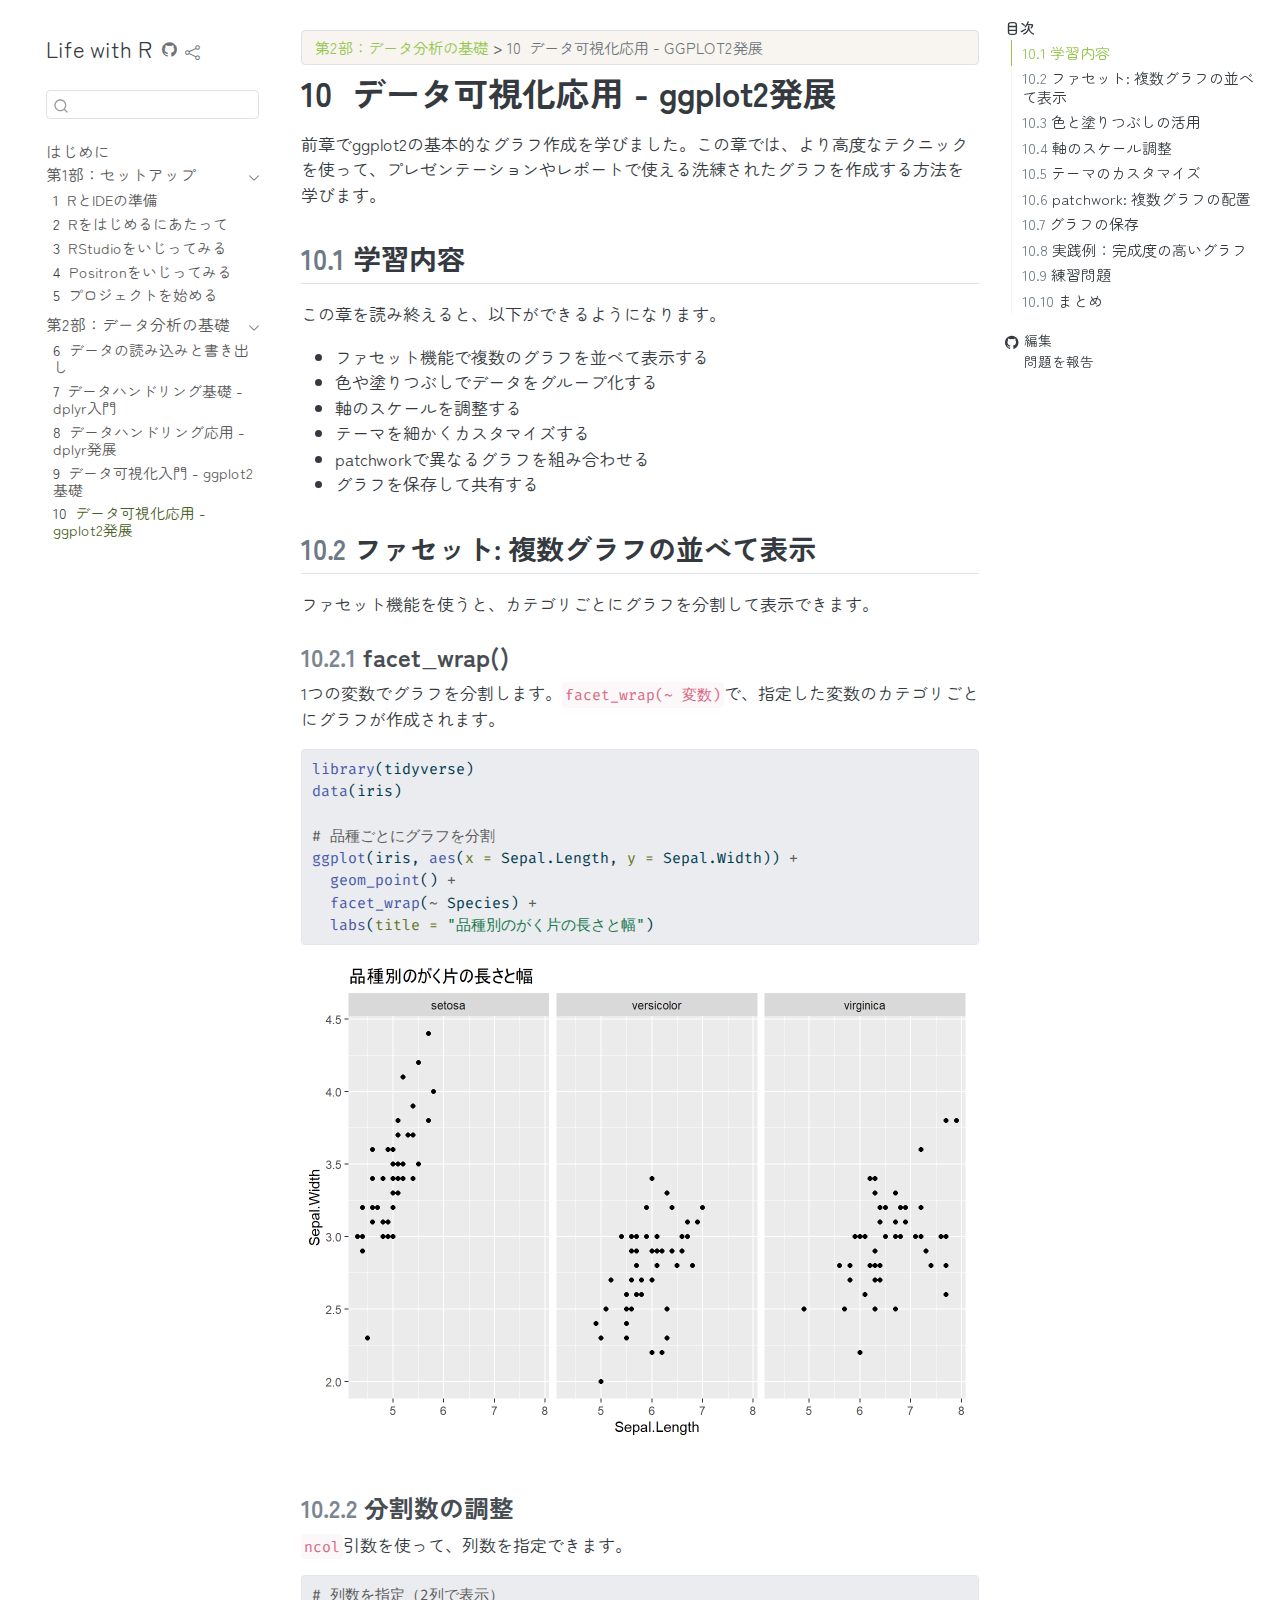
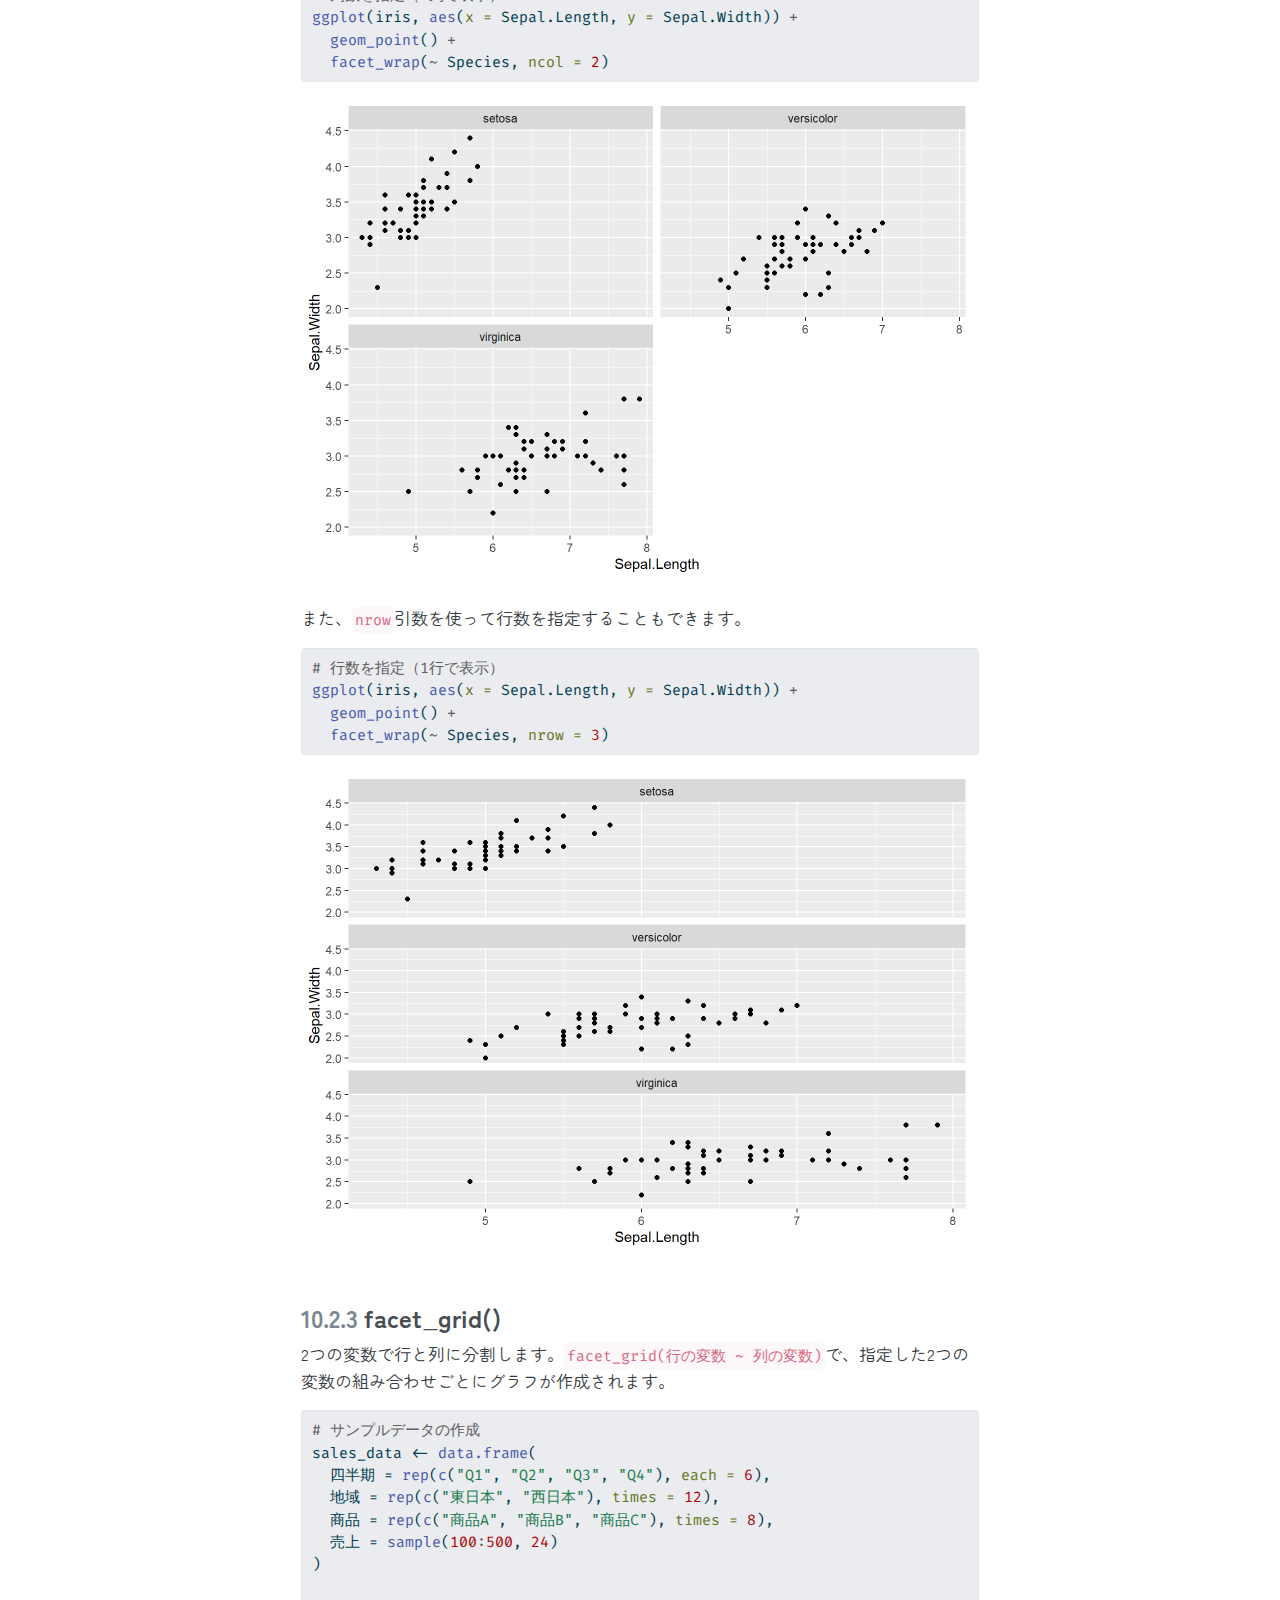
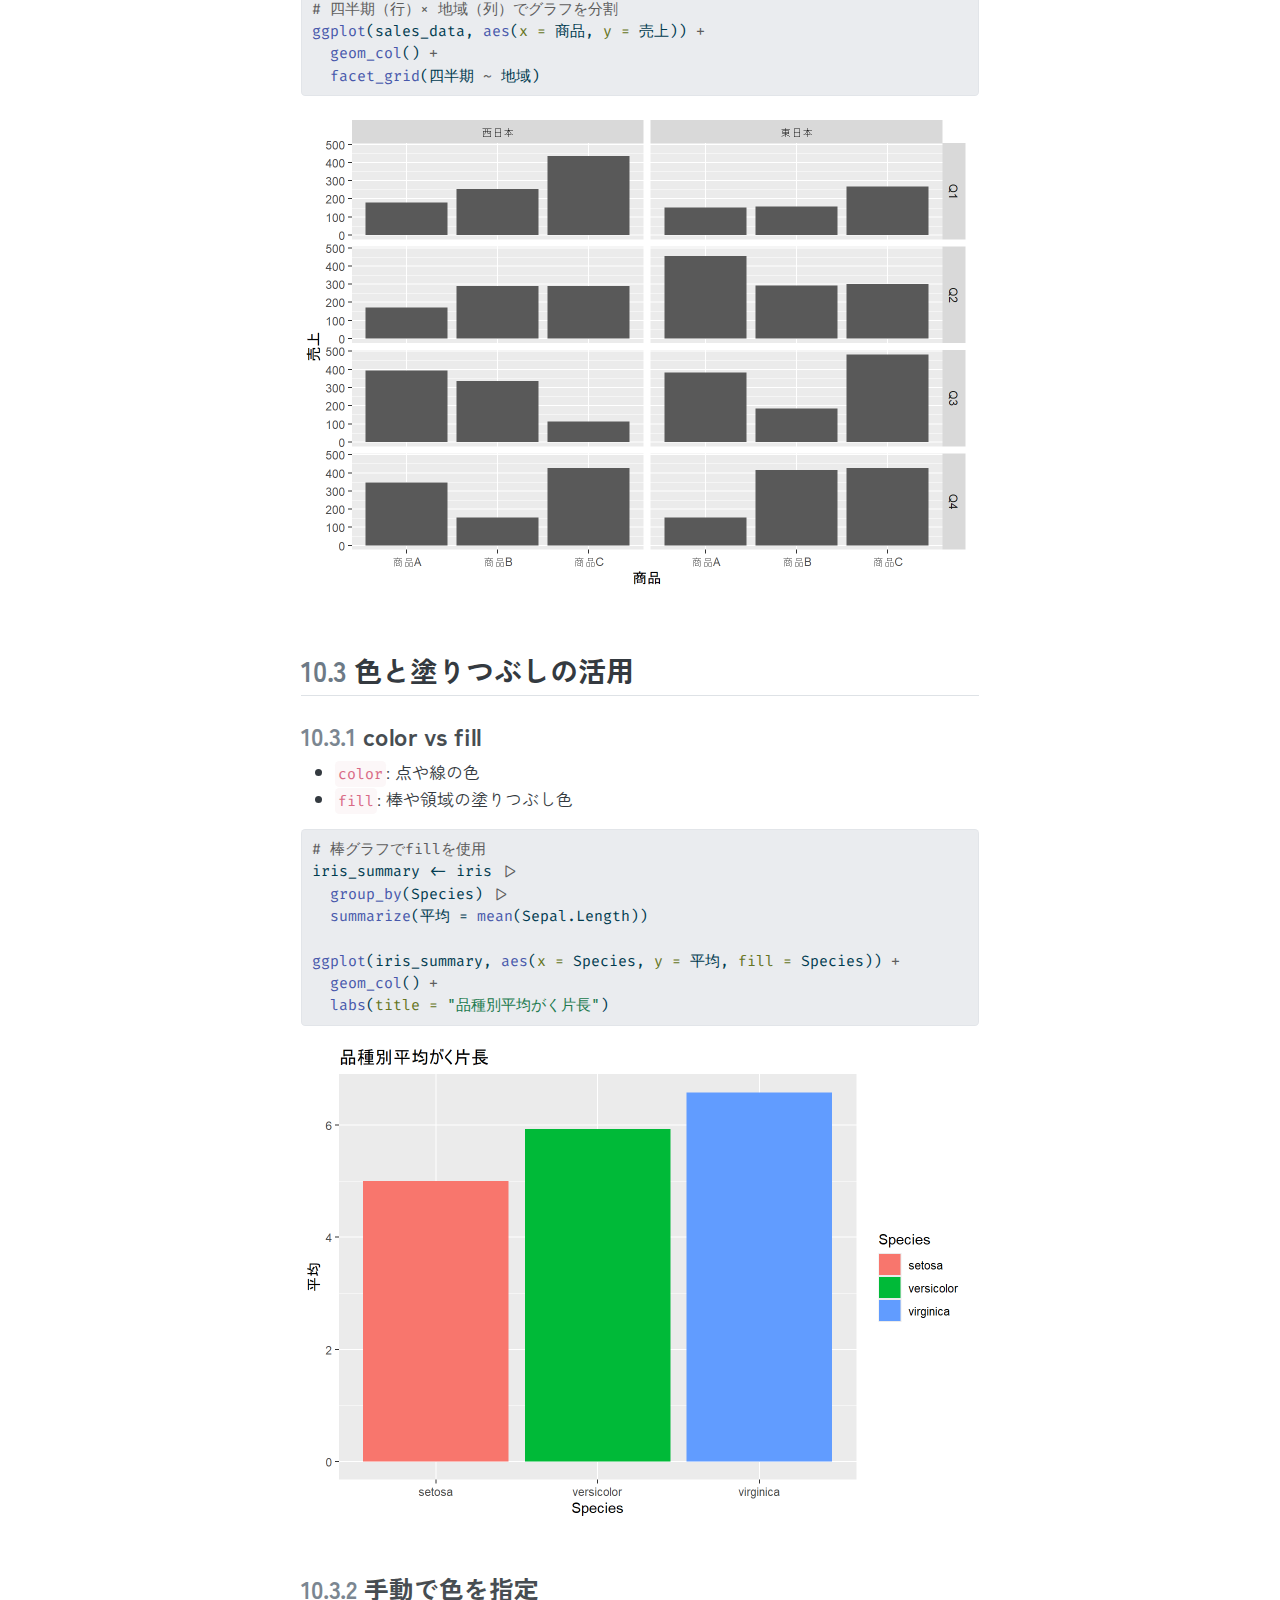
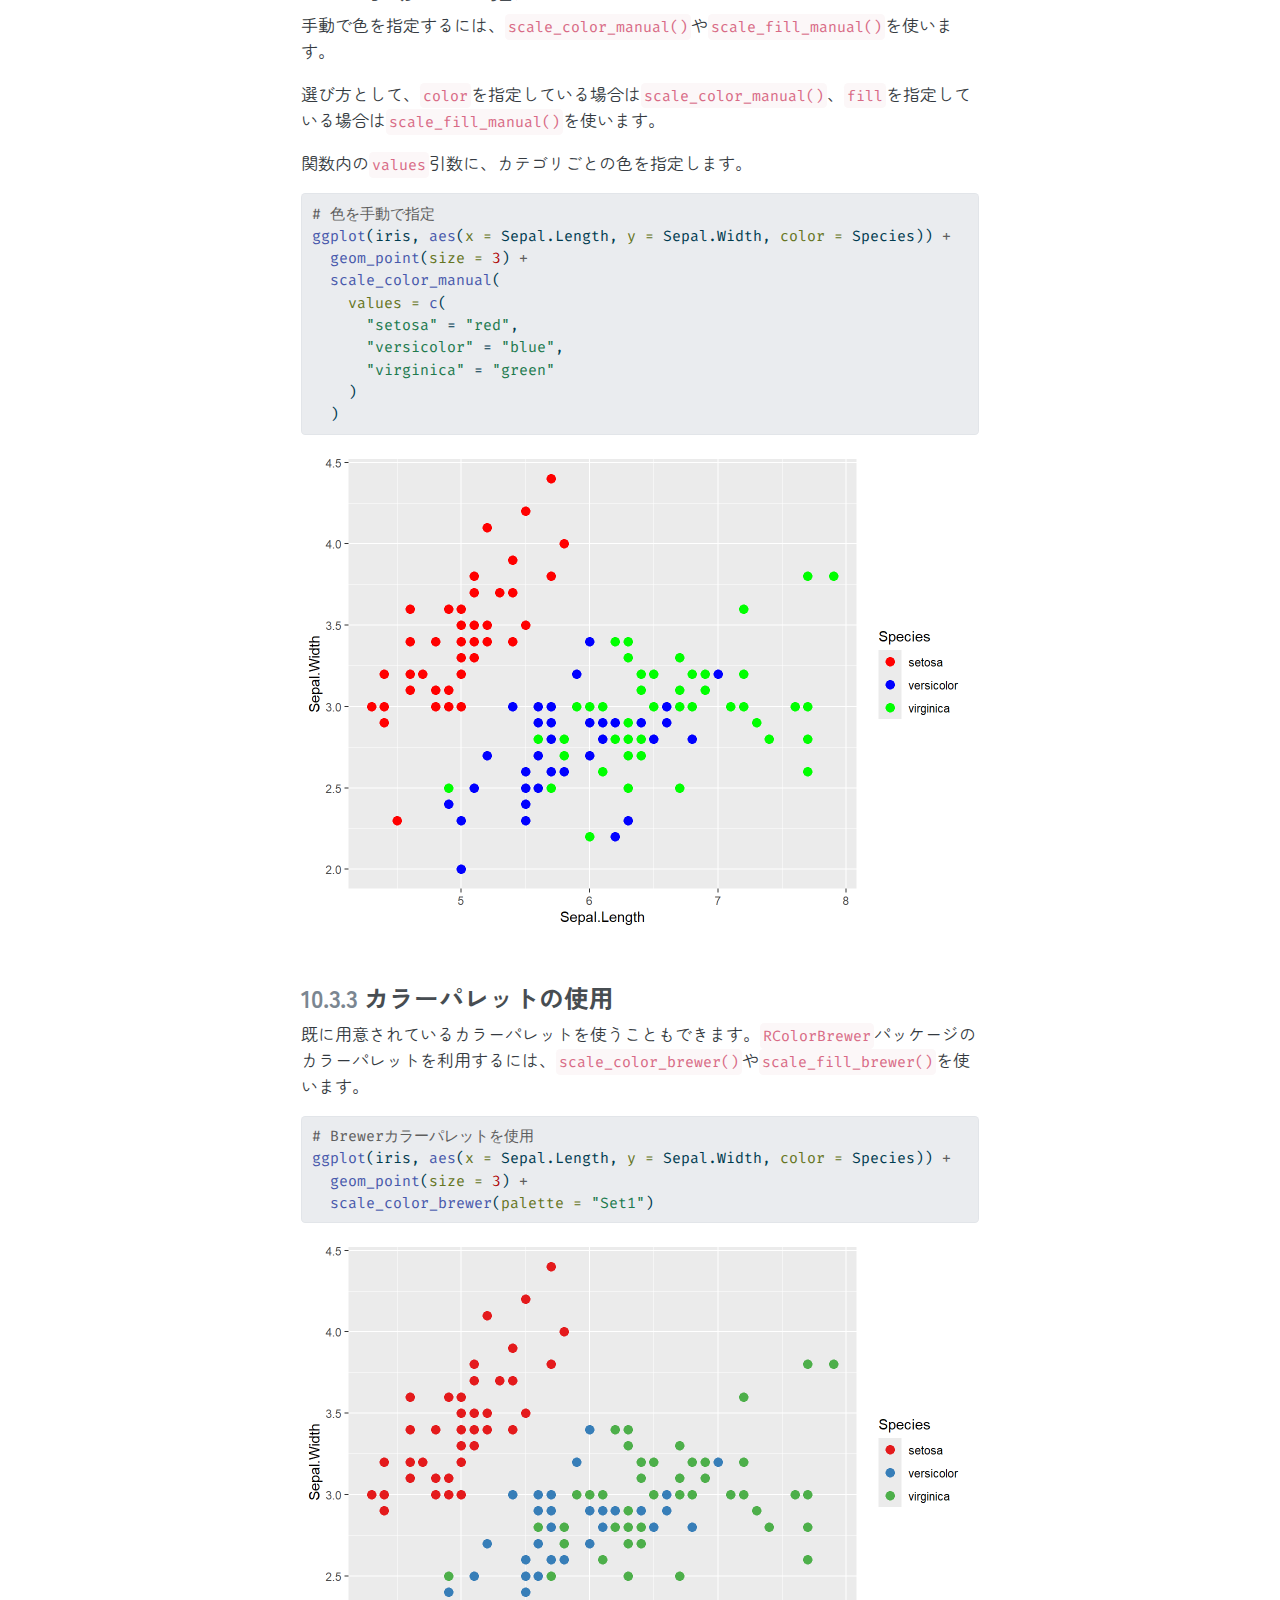
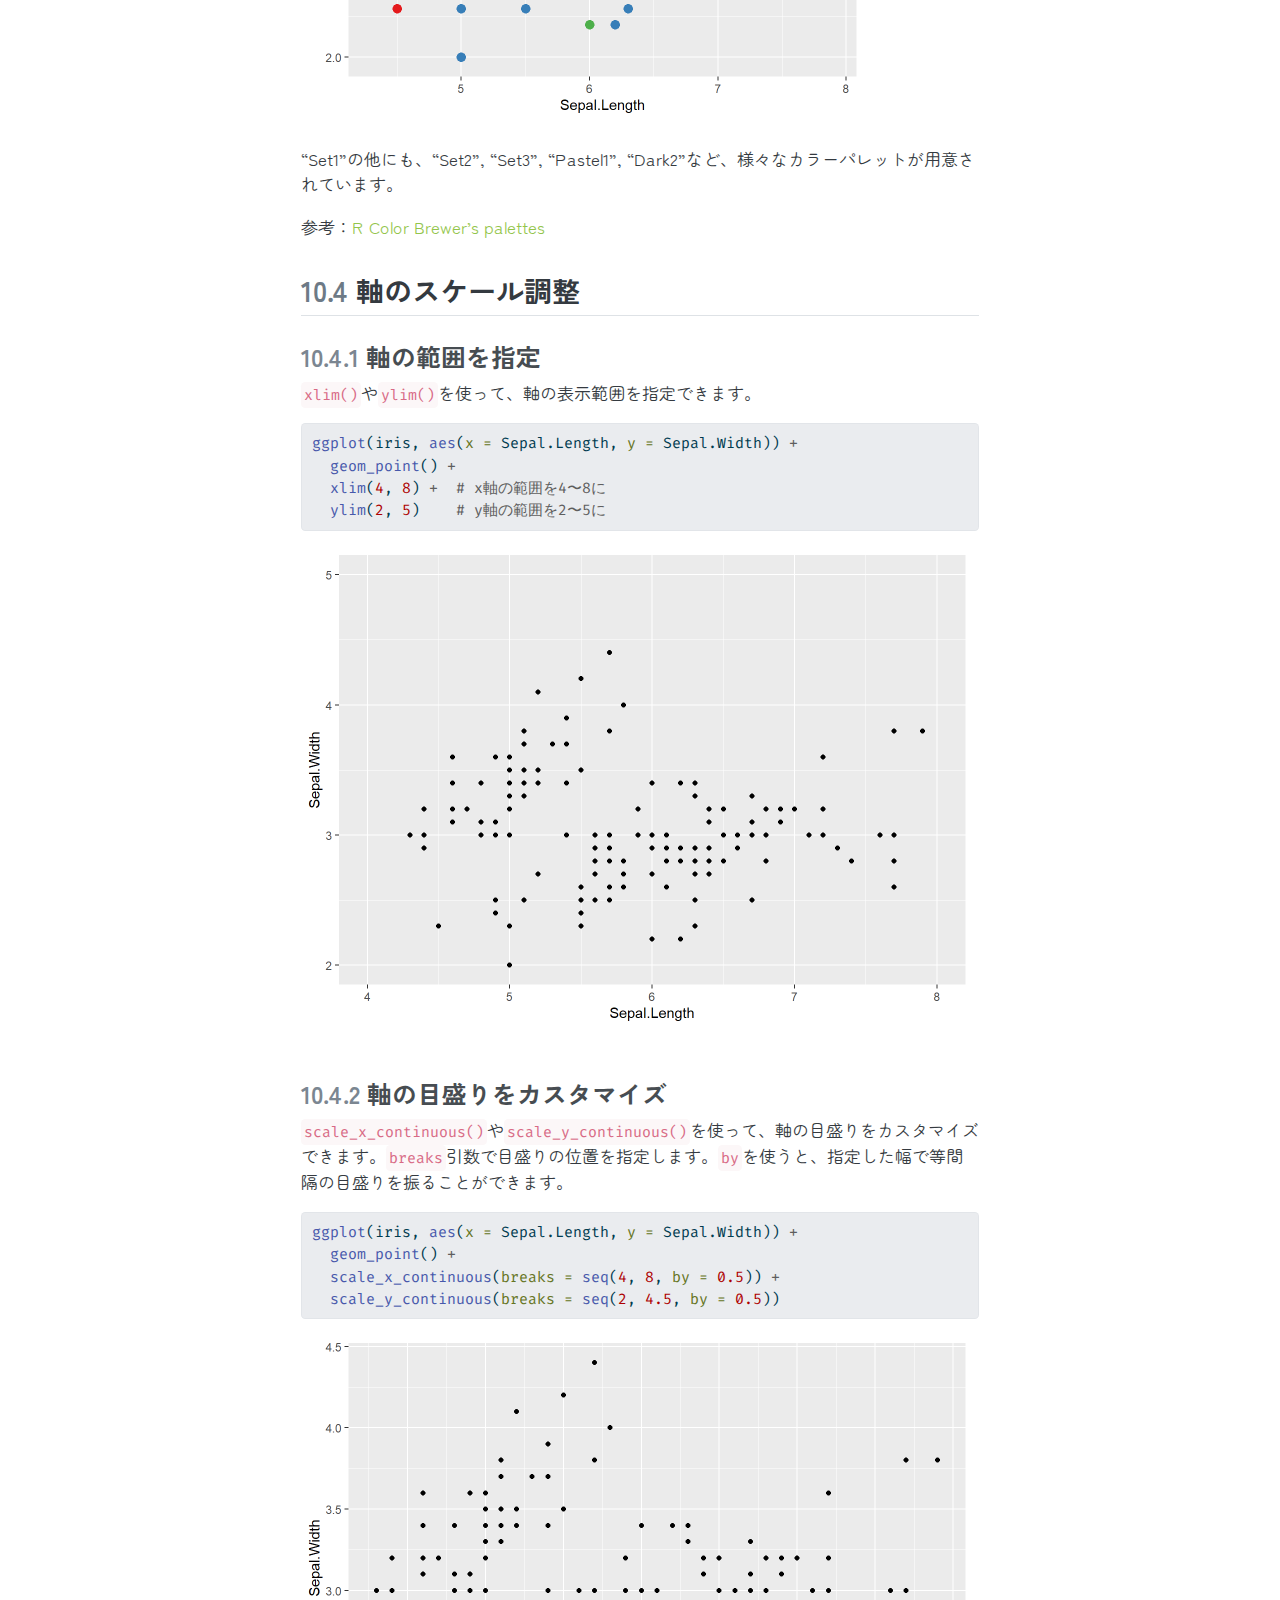
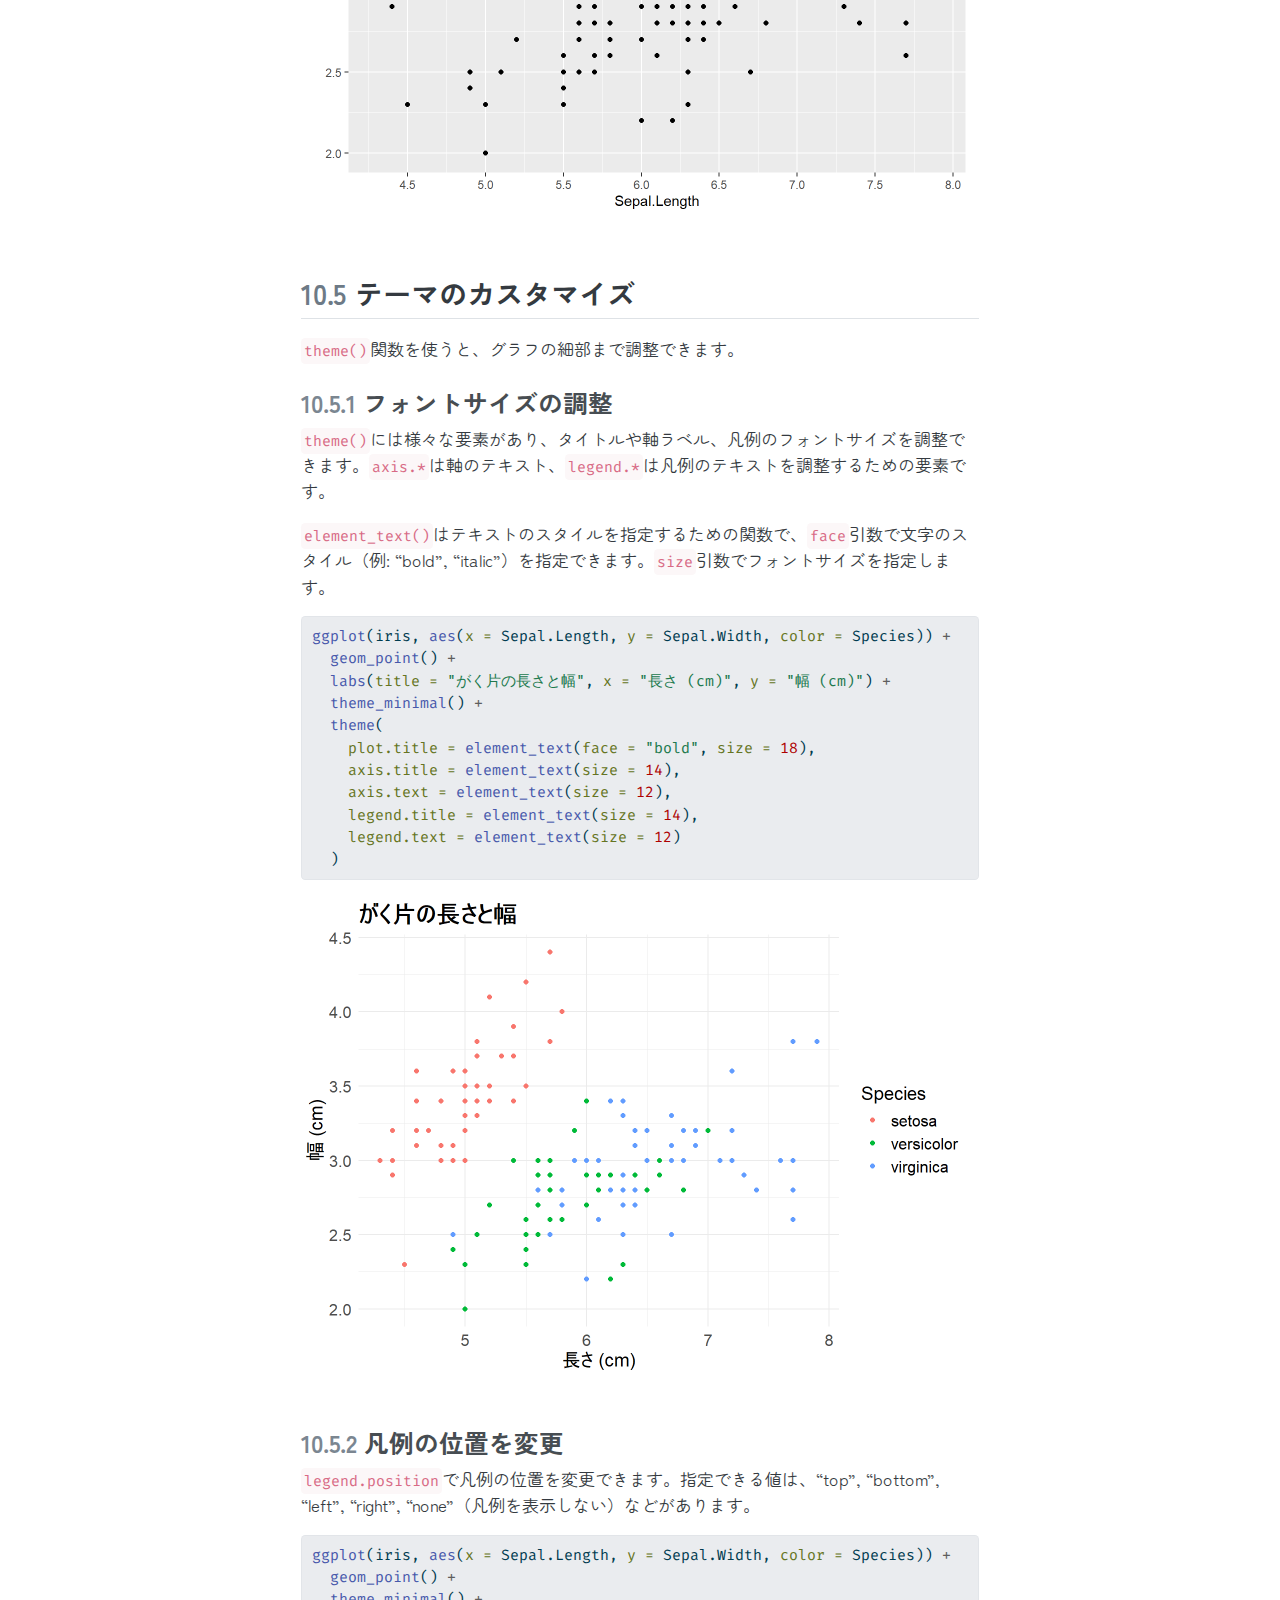
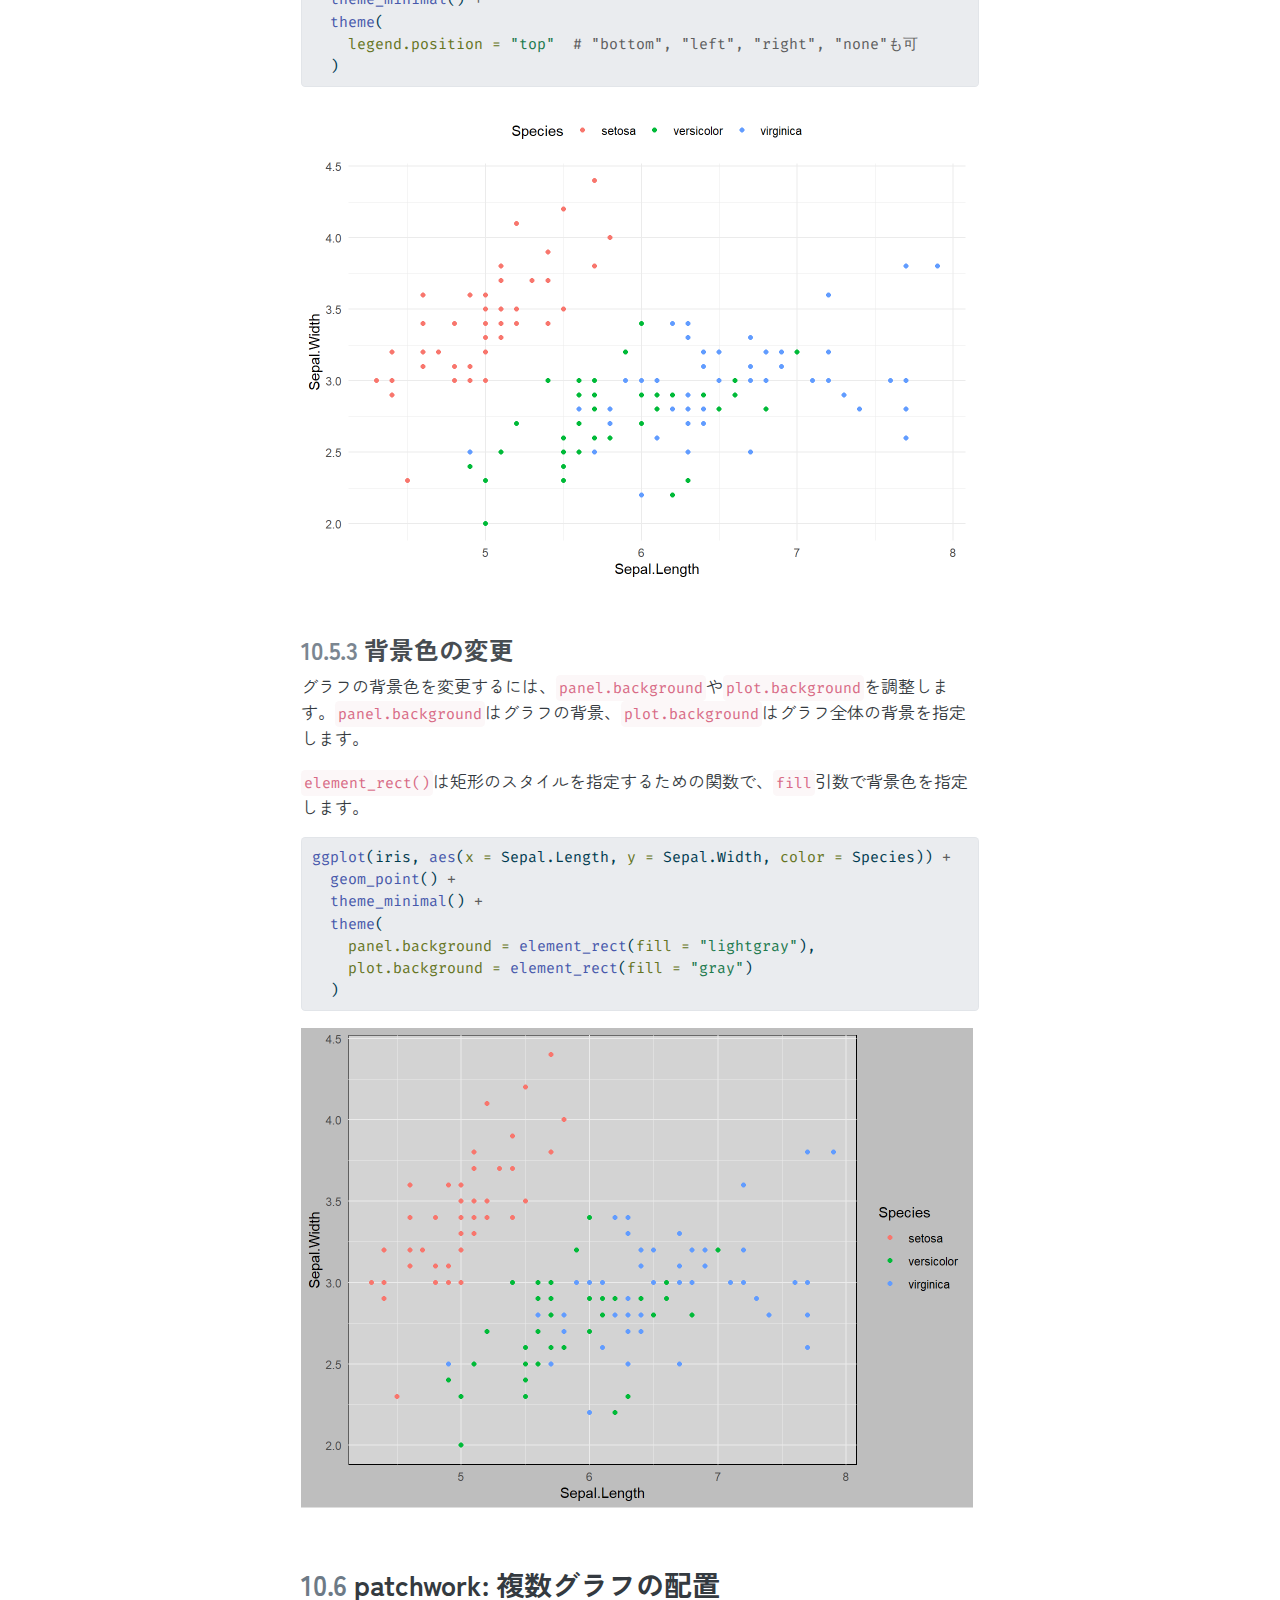
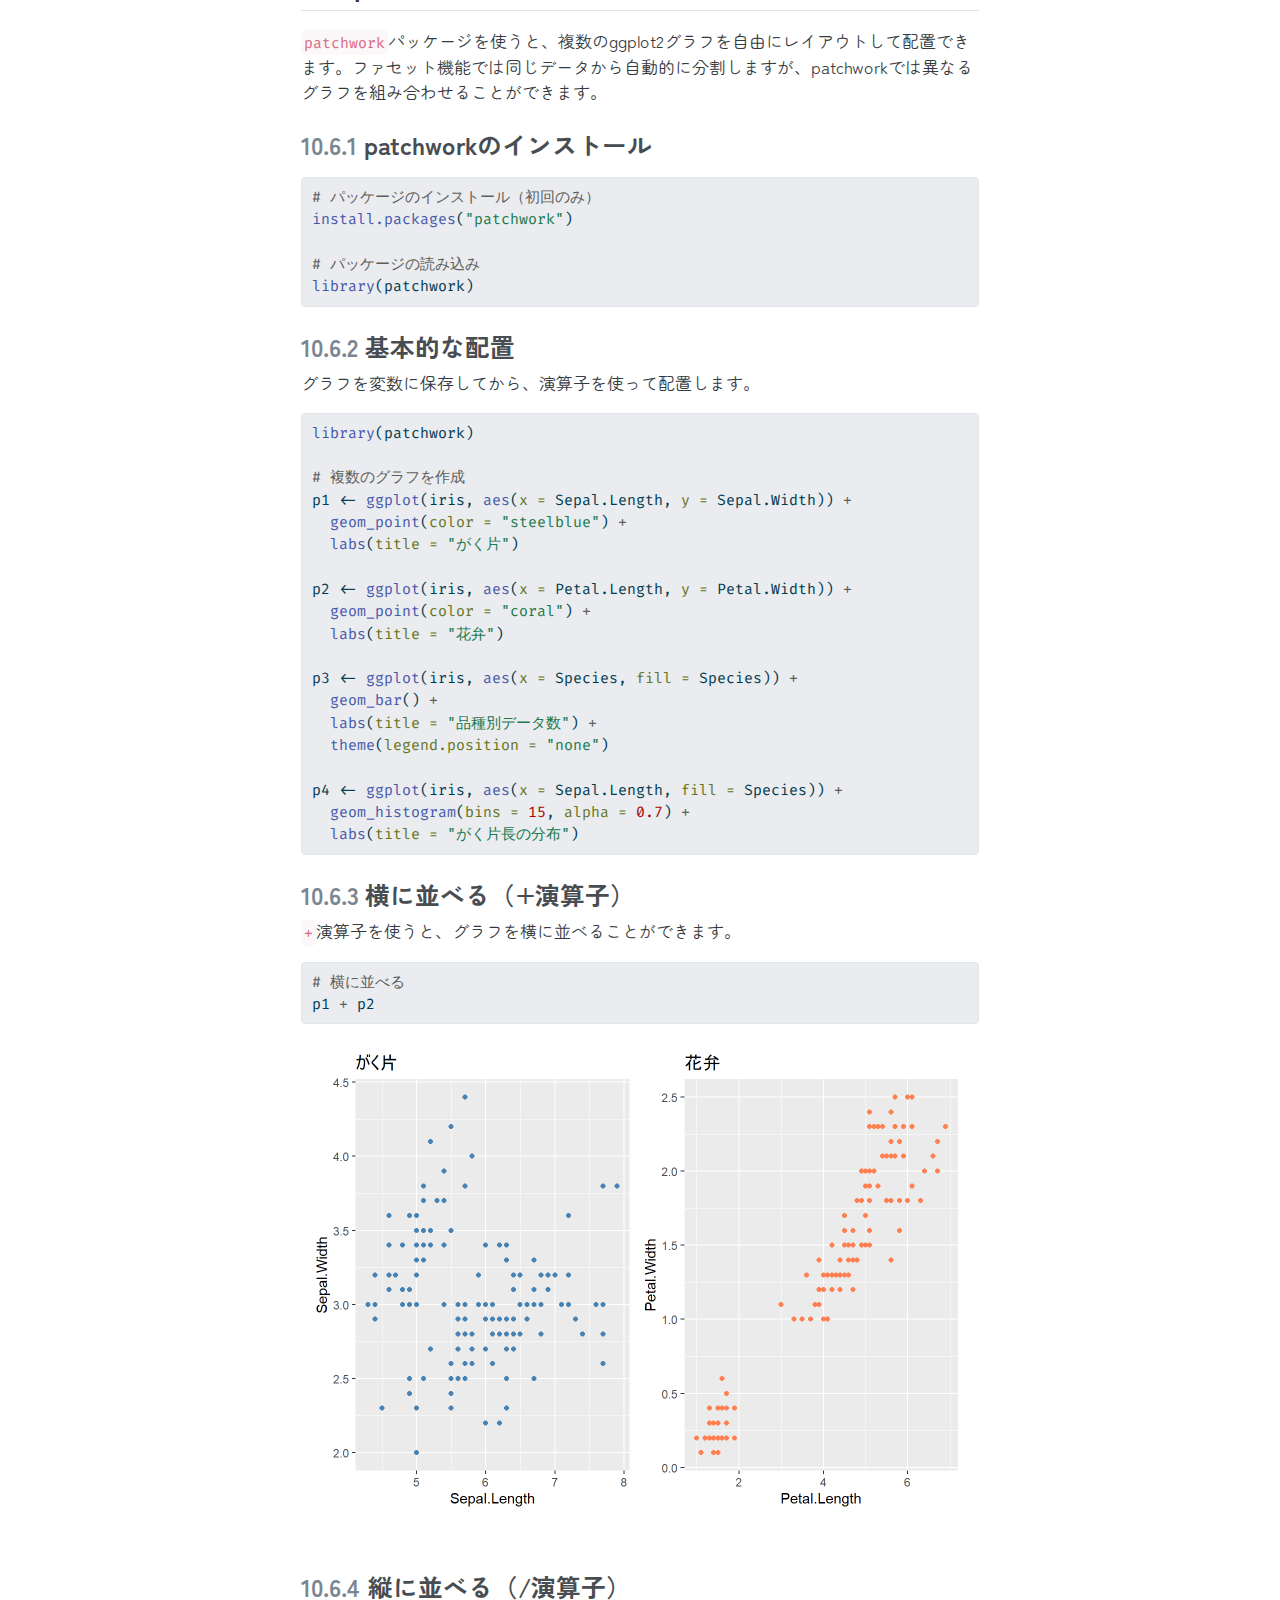
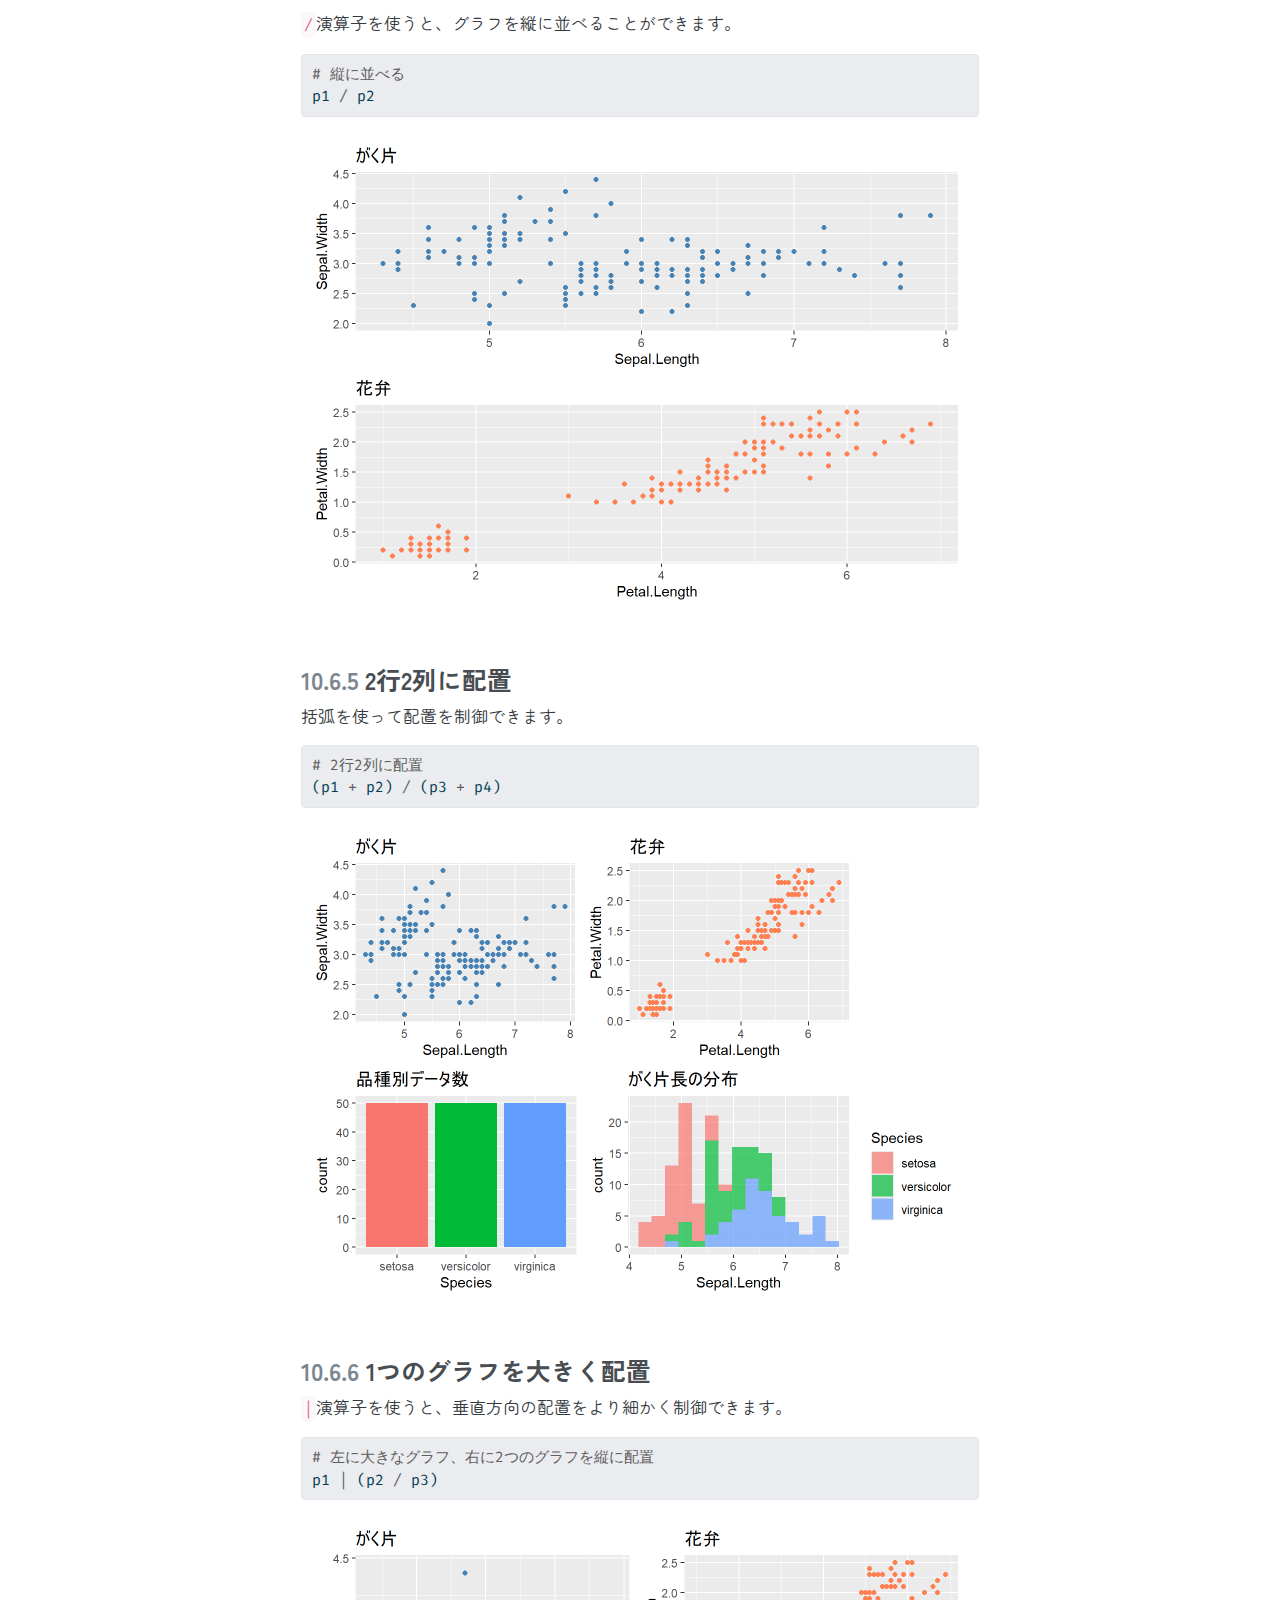
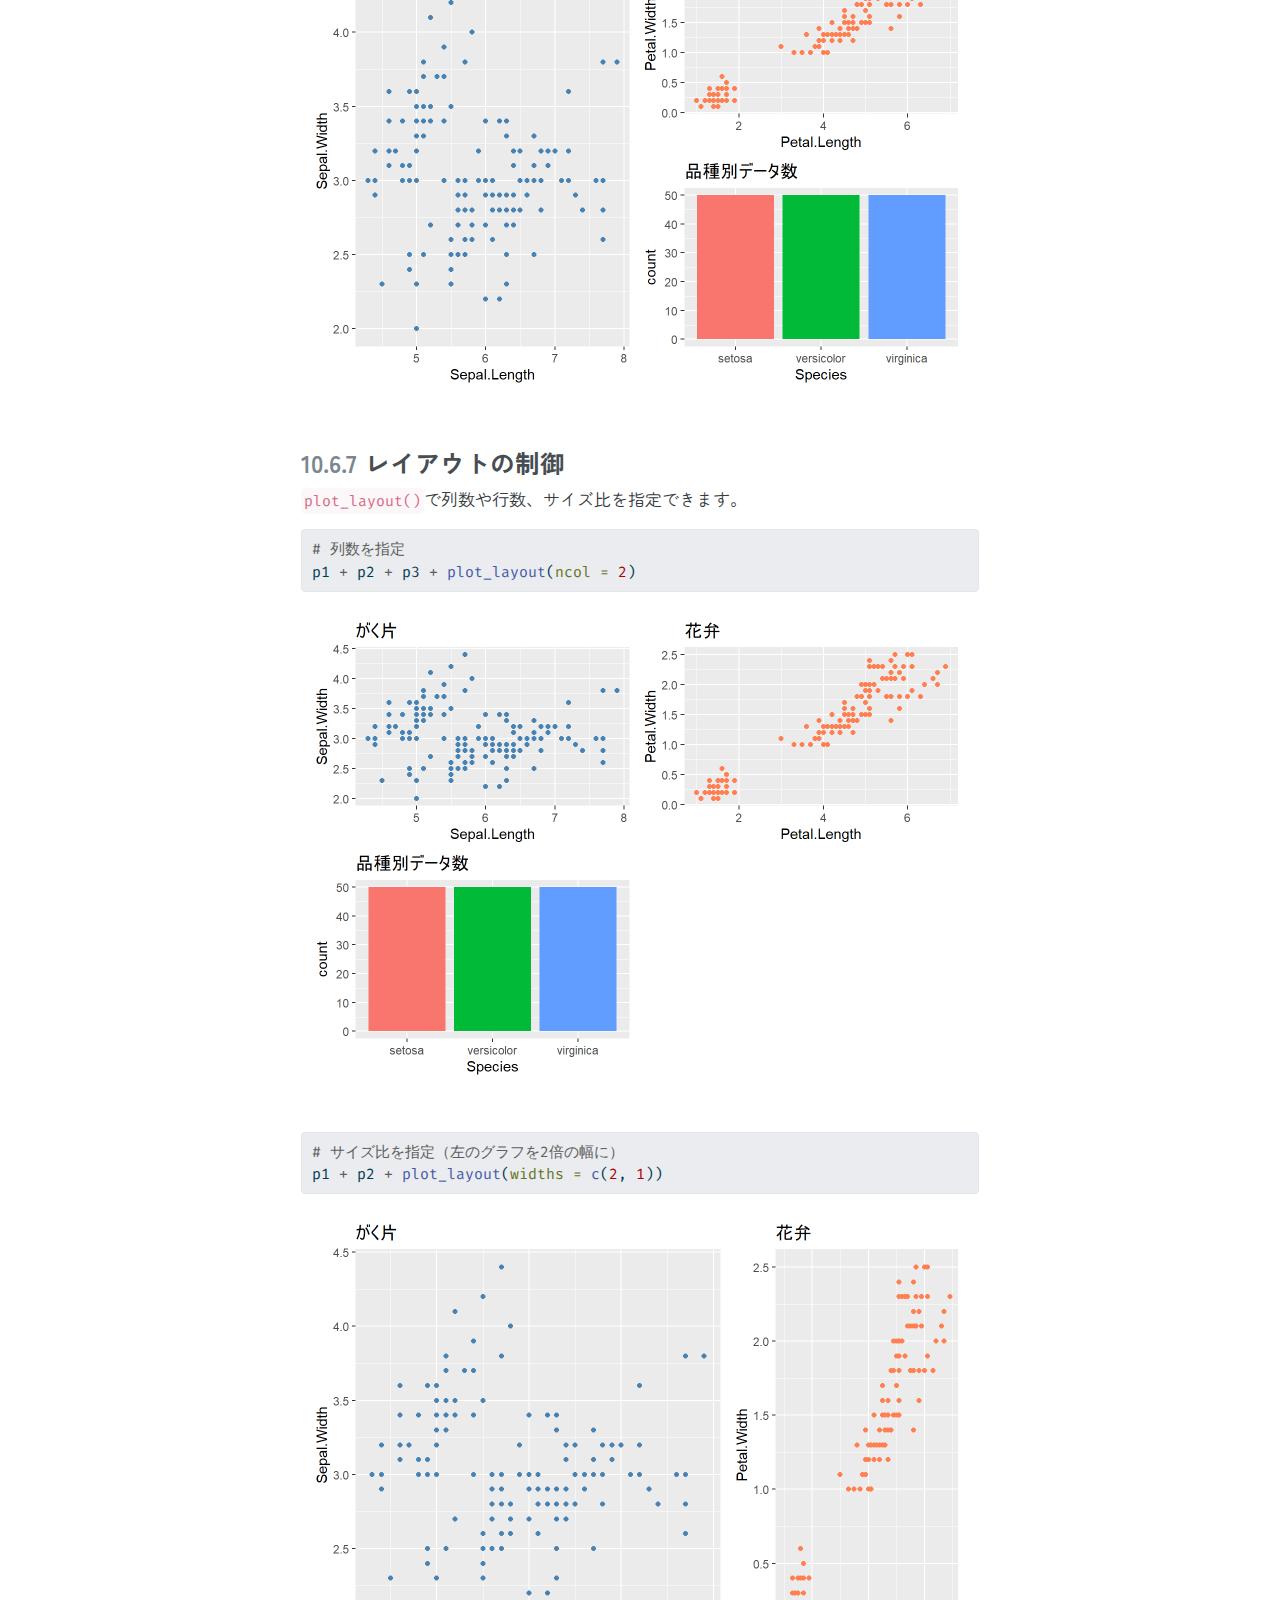
<file: visualization_advanced.html>
<!DOCTYPE html>
<html xmlns="http://www.w3.org/1999/xhtml" lang="en" xml:lang="en"><head>

<meta charset="utf-8">
<meta name="generator" content="quarto-1.9.20">

<meta name="viewport" content="width=device-width, initial-scale=1.0, user-scalable=yes">

<meta name="description" content="Rを始めて使う方への入門書">

<title>10&nbsp; データ可視化応用 - ggplot2発展 – Life with R</title>
<style>
/* Default styles provided by pandoc.
** See https://pandoc.org/MANUAL.html#variables-for-html for config info.
*/
code{white-space: pre-wrap;}
span.smallcaps{font-variant: small-caps;}
div.columns{display: flex; gap: min(4vw, 1.5em);}
div.column{flex: auto; overflow-x: auto;}
div.hanging-indent{margin-left: 1.5em; text-indent: -1.5em;}
ul.task-list{list-style: none;}
ul.task-list li input[type="checkbox"] {
  width: 0.8em;
  margin: 0 0.8em 0.2em -1em; /* quarto-specific, see https://github.com/quarto-dev/quarto-cli/issues/4556 */ 
  vertical-align: middle;
}
/* CSS for syntax highlighting */
html { -webkit-text-size-adjust: 100%; }
pre > code.sourceCode { white-space: pre; position: relative; }
pre > code.sourceCode > span { display: inline-block; line-height: 1.25; }
pre > code.sourceCode > span:empty { height: 1.2em; }
.sourceCode { overflow: visible; }
code.sourceCode > span { color: inherit; text-decoration: inherit; }
div.sourceCode { margin: 1em 0; }
pre.sourceCode { margin: 0; }
@media screen {
div.sourceCode { overflow: auto; }
}
@media print {
pre > code.sourceCode { white-space: pre-wrap; }
pre > code.sourceCode > span { text-indent: -5em; padding-left: 5em; }
}
pre.numberSource code
  { counter-reset: source-line 0; }
pre.numberSource code > span
  { position: relative; left: -4em; counter-increment: source-line; }
pre.numberSource code > span > a:first-child::before
  { content: counter(source-line);
    position: relative; left: -1em; text-align: right; vertical-align: baseline;
    border: none; display: inline-block;
    -webkit-touch-callout: none; -webkit-user-select: none;
    -khtml-user-select: none; -moz-user-select: none;
    -ms-user-select: none; user-select: none;
    padding: 0 4px; width: 4em;
  }
pre.numberSource { margin-left: 3em;  padding-left: 4px; }
div.sourceCode
  {   }
@media screen {
pre > code.sourceCode > span > a:first-child::before { text-decoration: underline; }
}
</style>


<script src="site_libs/quarto-nav/quarto-nav.js"></script>
<script src="site_libs/quarto-nav/headroom.min.js"></script>
<script src="site_libs/clipboard/clipboard.min.js"></script>
<script src="site_libs/quarto-search/autocomplete.umd.js"></script>
<script src="site_libs/quarto-search/fuse.min.js"></script>
<script src="site_libs/quarto-search/quarto-search.js"></script>
<meta name="quarto:offset" content="./">
<link href="./visualization_basic.html" rel="prev">
<link href="./assets/icons/abe-r.png" rel="icon" type="image/png">
<script src="site_libs/quarto-html/quarto.js" type="module"></script>
<script src="site_libs/quarto-html/tabsets/tabsets.js" type="module"></script>
<script src="site_libs/quarto-html/axe/axe-check.js" type="module"></script>
<script src="site_libs/quarto-html/popper.min.js"></script>
<script src="site_libs/quarto-html/tippy.umd.min.js"></script>
<script src="site_libs/quarto-html/anchor.min.js"></script>
<link href="site_libs/quarto-html/tippy.css" rel="stylesheet">
<link href="site_libs/quarto-html/quarto-syntax-highlighting-c71942d98dfb179c90dde172f45c29e1.css" rel="stylesheet" class="quarto-color-scheme" id="quarto-text-highlighting-styles">
<link href="site_libs/quarto-html/quarto-syntax-highlighting-dark-05b73876ec8e91609299e25bc831f6fc.css" rel="stylesheet" class="quarto-color-scheme quarto-color-alternate" id="quarto-text-highlighting-styles">
<link href="site_libs/quarto-html/quarto-syntax-highlighting-c71942d98dfb179c90dde172f45c29e1.css" rel="stylesheet" class="quarto-color-scheme-extra" id="quarto-text-highlighting-styles">
<script src="site_libs/bootstrap/bootstrap.min.js"></script>
<link href="site_libs/bootstrap/bootstrap-icons.css" rel="stylesheet">
<link href="site_libs/bootstrap/bootstrap-dc299dede90942e37665944e910ff25d.min.css" rel="stylesheet" append-hash="true" class="quarto-color-scheme" id="quarto-bootstrap" data-mode="light">
<link href="site_libs/bootstrap/bootstrap-dark-dc299dede90942e37665944e910ff25d.min.css" rel="stylesheet" append-hash="true" class="quarto-color-scheme quarto-color-alternate" id="quarto-bootstrap" data-mode="light">
<link href="site_libs/bootstrap/bootstrap-dc299dede90942e37665944e910ff25d.min.css" rel="stylesheet" append-hash="true" class="quarto-color-scheme-extra" id="quarto-bootstrap" data-mode="light">
<script id="quarto-search-options" type="application/json">{
  "location": "sidebar",
  "copy-button": false,
  "collapse-after": 3,
  "panel-placement": "start",
  "type": "textbox",
  "limit": 50,
  "keyboard-shortcut": [
    "f",
    "/",
    "s"
  ],
  "show-item-context": false,
  "language": {
    "search-no-results-text": "一致なし",
    "search-matching-documents-text": "一致した文書",
    "search-copy-link-title": "検索へのリンクをコピー",
    "search-hide-matches-text": "追加の検索結果を非表示",
    "search-more-match-text": "追加の検索結果",
    "search-more-matches-text": "追加の検索結果",
    "search-clear-button-title": "消去",
    "search-text-placeholder": "",
    "search-detached-cancel-button-title": "取消",
    "search-submit-button-title": "検索",
    "search-label": "サーチ"
  }
}</script>
<script async="" src="https://www.googletagmanager.com/gtag/js?id=G-KN42DSQ0YN"></script>

<script type="text/javascript">

window.dataLayer = window.dataLayer || [];
function gtag(){dataLayer.push(arguments);}
gtag('js', new Date());
gtag('config', 'G-KN42DSQ0YN', { 'anonymize_ip': true});
</script>


</head>

<body class="nav-sidebar floating quarto-light">

<div id="quarto-search-results"></div>
  <header id="quarto-header" class="headroom fixed-top">
  <nav class="quarto-secondary-nav">
    <div class="container-fluid d-flex">
      <button type="button" class="quarto-btn-toggle btn" data-bs-toggle="collapse" role="button" data-bs-target=".quarto-sidebar-collapse-item" aria-controls="quarto-sidebar" aria-expanded="false" aria-label="サイドバーを切り替える" onclick="if (window.quartoToggleHeadroom) { window.quartoToggleHeadroom(); }">
        <i class="bi bi-layout-text-sidebar-reverse"></i>
      </button>
        <nav class="quarto-page-breadcrumbs" aria-label="breadcrumb"><ol class="breadcrumb"><li class="breadcrumb-item"><a href="./data_io.html">第2部：データ分析の基礎</a></li><li class="breadcrumb-item"><a href="./visualization_advanced.html"><span class="chapter-number">10</span>&nbsp; <span class="chapter-title">データ可視化応用 - ggplot2発展</span></a></li></ol></nav>
        <a class="flex-grow-1" role="navigation" data-bs-toggle="collapse" data-bs-target=".quarto-sidebar-collapse-item" aria-controls="quarto-sidebar" aria-expanded="false" aria-label="サイドバーを切り替える" onclick="if (window.quartoToggleHeadroom) { window.quartoToggleHeadroom(); }">      
        </a>
      <button type="button" class="btn quarto-search-button" aria-label="サーチ" onclick="window.quartoOpenSearch();">
        <i class="bi bi-search"></i>
      </button>
    </div>
  </nav>
</header>
<!-- content -->
<div id="quarto-content" class="quarto-container page-columns page-rows-contents page-layout-article">
<!-- sidebar -->
  <nav id="quarto-sidebar" class="sidebar collapse collapse-horizontal quarto-sidebar-collapse-item sidebar-navigation floating overflow-auto">
    <div class="pt-lg-2 mt-2 text-left sidebar-header">
    <div class="sidebar-title mb-0 py-0">
      <a href="./">Life with R</a> 
        <div class="sidebar-tools-main">
    <a href="https://github.com/yo5uke/life-with-r" title="ソースコード" class="quarto-navigation-tool px-1" aria-label="ソースコード"><i class="bi bi-github"></i></a>
    <div class="dropdown">
      <a href="" title="Share" id="quarto-navigation-tool-dropdown-0" class="quarto-navigation-tool dropdown-toggle px-1" data-bs-toggle="dropdown" aria-expanded="false" role="link" aria-label="Share"><i class="bi bi-share"></i></a>
      <ul class="dropdown-menu" aria-labelledby="quarto-navigation-tool-dropdown-0">
          <li>
            <a class="dropdown-item sidebar-tools-main-item" href="https://twitter.com/intent/tweet?url=|url|">
              <i class="bi bi-twitter pe-1"></i>
            Twitter
            </a>
          </li>
          <li>
            <a class="dropdown-item sidebar-tools-main-item" href="https://www.facebook.com/sharer/sharer.php?u=|url|">
              <i class="bi bi-facebook pe-1"></i>
            Facebook
            </a>
          </li>
          <li>
            <a class="dropdown-item sidebar-tools-main-item" href="https://www.linkedin.com/sharing/share-offsite/?url=|url|">
              <i class="bi bi-linkedin pe-1"></i>
            LinkedIn
            </a>
          </li>
      </ul>
    </div>
</div>
    </div>
      </div>
        <div class="mt-2 flex-shrink-0 align-items-center">
        <div class="sidebar-search">
        <div id="quarto-search" class="" title="サーチ"></div>
        </div>
        </div>
    <div class="sidebar-menu-container"> 
    <ul class="list-unstyled mt-1">
        <li class="sidebar-item">
  <div class="sidebar-item-container"> 
  <a href="./index.html" class="sidebar-item-text sidebar-link">
 <span class="menu-text">はじめに</span></a>
  </div>
</li>
        <li class="sidebar-item sidebar-item-section">
      <div class="sidebar-item-container"> 
            <a class="sidebar-item-text sidebar-link text-start" data-bs-toggle="collapse" data-bs-target="#quarto-sidebar-section-1" role="navigation" aria-expanded="true">
 <span class="menu-text">第1部：セットアップ</span></a>
          <a class="sidebar-item-toggle text-start" data-bs-toggle="collapse" data-bs-target="#quarto-sidebar-section-1" role="navigation" aria-expanded="true" aria-label="セクションを切り替え">
            <i class="bi bi-chevron-right ms-2"></i>
          </a> 
      </div>
      <ul id="quarto-sidebar-section-1" class="collapse list-unstyled sidebar-section depth1 show">  
          <li class="sidebar-item">
  <div class="sidebar-item-container"> 
  <a href="./install.html" class="sidebar-item-text sidebar-link">
 <span class="menu-text"><span class="chapter-number">1</span>&nbsp; <span class="chapter-title">RとIDEの準備</span></span></a>
  </div>
</li>
          <li class="sidebar-item">
  <div class="sidebar-item-container"> 
  <a href="./common.html" class="sidebar-item-text sidebar-link">
 <span class="menu-text"><span class="chapter-number">2</span>&nbsp; <span class="chapter-title">Rをはじめるにあたって</span></span></a>
  </div>
</li>
          <li class="sidebar-item">
  <div class="sidebar-item-container"> 
  <a href="./try_rstudio.html" class="sidebar-item-text sidebar-link">
 <span class="menu-text"><span class="chapter-number">3</span>&nbsp; <span class="chapter-title">RStudioをいじってみる</span></span></a>
  </div>
</li>
          <li class="sidebar-item">
  <div class="sidebar-item-container"> 
  <a href="./try_positron.html" class="sidebar-item-text sidebar-link">
 <span class="menu-text"><span class="chapter-number">4</span>&nbsp; <span class="chapter-title">Positronをいじってみる</span></span></a>
  </div>
</li>
          <li class="sidebar-item">
  <div class="sidebar-item-container"> 
  <a href="./start_project.html" class="sidebar-item-text sidebar-link">
 <span class="menu-text"><span class="chapter-number">5</span>&nbsp; <span class="chapter-title">プロジェクトを始める</span></span></a>
  </div>
</li>
      </ul>
  </li>
        <li class="sidebar-item sidebar-item-section">
      <div class="sidebar-item-container"> 
            <a class="sidebar-item-text sidebar-link text-start" data-bs-toggle="collapse" data-bs-target="#quarto-sidebar-section-2" role="navigation" aria-expanded="true">
 <span class="menu-text">第2部：データ分析の基礎</span></a>
          <a class="sidebar-item-toggle text-start" data-bs-toggle="collapse" data-bs-target="#quarto-sidebar-section-2" role="navigation" aria-expanded="true" aria-label="セクションを切り替え">
            <i class="bi bi-chevron-right ms-2"></i>
          </a> 
      </div>
      <ul id="quarto-sidebar-section-2" class="collapse list-unstyled sidebar-section depth1 show">  
          <li class="sidebar-item">
  <div class="sidebar-item-container"> 
  <a href="./data_io.html" class="sidebar-item-text sidebar-link">
 <span class="menu-text"><span class="chapter-number">6</span>&nbsp; <span class="chapter-title">データの読み込みと書き出し</span></span></a>
  </div>
</li>
          <li class="sidebar-item">
  <div class="sidebar-item-container"> 
  <a href="./data_wrangling_basic.html" class="sidebar-item-text sidebar-link">
 <span class="menu-text"><span class="chapter-number">7</span>&nbsp; <span class="chapter-title">データハンドリング基礎 - dplyr入門</span></span></a>
  </div>
</li>
          <li class="sidebar-item">
  <div class="sidebar-item-container"> 
  <a href="./data_wrangling_advanced.html" class="sidebar-item-text sidebar-link">
 <span class="menu-text"><span class="chapter-number">8</span>&nbsp; <span class="chapter-title">データハンドリング応用 - dplyr発展</span></span></a>
  </div>
</li>
          <li class="sidebar-item">
  <div class="sidebar-item-container"> 
  <a href="./visualization_basic.html" class="sidebar-item-text sidebar-link">
 <span class="menu-text"><span class="chapter-number">9</span>&nbsp; <span class="chapter-title">データ可視化入門 - ggplot2基礎</span></span></a>
  </div>
</li>
          <li class="sidebar-item">
  <div class="sidebar-item-container"> 
  <a href="./visualization_advanced.html" class="sidebar-item-text sidebar-link active">
 <span class="menu-text"><span class="chapter-number">10</span>&nbsp; <span class="chapter-title">データ可視化応用 - ggplot2発展</span></span></a>
  </div>
</li>
      </ul>
  </li>
    </ul>
    </div>
</nav>
<div id="quarto-sidebar-glass" class="quarto-sidebar-collapse-item" data-bs-toggle="collapse" data-bs-target=".quarto-sidebar-collapse-item"></div>
<!-- margin-sidebar -->
    <div id="quarto-margin-sidebar" class="sidebar margin-sidebar">
        <nav id="TOC" role="doc-toc" class="toc-active">
    <h2 id="toc-title">目次</h2>
   
  <ul>
  <li><a href="#学習内容" id="toc-学習内容" class="nav-link active" data-scroll-target="#学習内容"><span class="header-section-number">10.1</span> 学習内容</a></li>
  <li><a href="#ファセット-複数グラフの並べて表示" id="toc-ファセット-複数グラフの並べて表示" class="nav-link" data-scroll-target="#ファセット-複数グラフの並べて表示"><span class="header-section-number">10.2</span> ファセット: 複数グラフの並べて表示</a>
  <ul class="collapse">
  <li><a href="#facet_wrap" id="toc-facet_wrap" class="nav-link" data-scroll-target="#facet_wrap"><span class="header-section-number">10.2.1</span> facet_wrap()</a></li>
  <li><a href="#分割数の調整" id="toc-分割数の調整" class="nav-link" data-scroll-target="#分割数の調整"><span class="header-section-number">10.2.2</span> 分割数の調整</a></li>
  <li><a href="#facet_grid" id="toc-facet_grid" class="nav-link" data-scroll-target="#facet_grid"><span class="header-section-number">10.2.3</span> facet_grid()</a></li>
  </ul></li>
  <li><a href="#色と塗りつぶしの活用" id="toc-色と塗りつぶしの活用" class="nav-link" data-scroll-target="#色と塗りつぶしの活用"><span class="header-section-number">10.3</span> 色と塗りつぶしの活用</a>
  <ul class="collapse">
  <li><a href="#color-vs-fill" id="toc-color-vs-fill" class="nav-link" data-scroll-target="#color-vs-fill"><span class="header-section-number">10.3.1</span> color vs fill</a></li>
  <li><a href="#手動で色を指定" id="toc-手動で色を指定" class="nav-link" data-scroll-target="#手動で色を指定"><span class="header-section-number">10.3.2</span> 手動で色を指定</a></li>
  <li><a href="#カラーパレットの使用" id="toc-カラーパレットの使用" class="nav-link" data-scroll-target="#カラーパレットの使用"><span class="header-section-number">10.3.3</span> カラーパレットの使用</a></li>
  </ul></li>
  <li><a href="#軸のスケール調整" id="toc-軸のスケール調整" class="nav-link" data-scroll-target="#軸のスケール調整"><span class="header-section-number">10.4</span> 軸のスケール調整</a>
  <ul class="collapse">
  <li><a href="#軸の範囲を指定" id="toc-軸の範囲を指定" class="nav-link" data-scroll-target="#軸の範囲を指定"><span class="header-section-number">10.4.1</span> 軸の範囲を指定</a></li>
  <li><a href="#軸の目盛りをカスタマイズ" id="toc-軸の目盛りをカスタマイズ" class="nav-link" data-scroll-target="#軸の目盛りをカスタマイズ"><span class="header-section-number">10.4.2</span> 軸の目盛りをカスタマイズ</a></li>
  </ul></li>
  <li><a href="#テーマのカスタマイズ" id="toc-テーマのカスタマイズ" class="nav-link" data-scroll-target="#テーマのカスタマイズ"><span class="header-section-number">10.5</span> テーマのカスタマイズ</a>
  <ul class="collapse">
  <li><a href="#フォントサイズの調整" id="toc-フォントサイズの調整" class="nav-link" data-scroll-target="#フォントサイズの調整"><span class="header-section-number">10.5.1</span> フォントサイズの調整</a></li>
  <li><a href="#凡例の位置を変更" id="toc-凡例の位置を変更" class="nav-link" data-scroll-target="#凡例の位置を変更"><span class="header-section-number">10.5.2</span> 凡例の位置を変更</a></li>
  <li><a href="#背景色の変更" id="toc-背景色の変更" class="nav-link" data-scroll-target="#背景色の変更"><span class="header-section-number">10.5.3</span> 背景色の変更</a></li>
  </ul></li>
  <li><a href="#patchwork-複数グラフの配置" id="toc-patchwork-複数グラフの配置" class="nav-link" data-scroll-target="#patchwork-複数グラフの配置"><span class="header-section-number">10.6</span> patchwork: 複数グラフの配置</a>
  <ul class="collapse">
  <li><a href="#patchworkのインストール" id="toc-patchworkのインストール" class="nav-link" data-scroll-target="#patchworkのインストール"><span class="header-section-number">10.6.1</span> patchworkのインストール</a></li>
  <li><a href="#基本的な配置" id="toc-基本的な配置" class="nav-link" data-scroll-target="#基本的な配置"><span class="header-section-number">10.6.2</span> 基本的な配置</a></li>
  <li><a href="#横に並べる演算子" id="toc-横に並べる演算子" class="nav-link" data-scroll-target="#横に並べる演算子"><span class="header-section-number">10.6.3</span> 横に並べる（+演算子）</a></li>
  <li><a href="#縦に並べる演算子" id="toc-縦に並べる演算子" class="nav-link" data-scroll-target="#縦に並べる演算子"><span class="header-section-number">10.6.4</span> 縦に並べる（/演算子）</a></li>
  <li><a href="#行2列に配置" id="toc-行2列に配置" class="nav-link" data-scroll-target="#行2列に配置"><span class="header-section-number">10.6.5</span> 2行2列に配置</a></li>
  <li><a href="#つのグラフを大きく配置" id="toc-つのグラフを大きく配置" class="nav-link" data-scroll-target="#つのグラフを大きく配置"><span class="header-section-number">10.6.6</span> 1つのグラフを大きく配置</a></li>
  <li><a href="#レイアウトの制御" id="toc-レイアウトの制御" class="nav-link" data-scroll-target="#レイアウトの制御"><span class="header-section-number">10.6.7</span> レイアウトの制御</a></li>
  <li><a href="#共通のタイトルと凡例" id="toc-共通のタイトルと凡例" class="nav-link" data-scroll-target="#共通のタイトルと凡例"><span class="header-section-number">10.6.8</span> 共通のタイトルと凡例</a></li>
  <li><a href="#凡例の統一" id="toc-凡例の統一" class="nav-link" data-scroll-target="#凡例の統一"><span class="header-section-number">10.6.9</span> 凡例の統一</a></li>
  </ul></li>
  <li><a href="#グラフの保存" id="toc-グラフの保存" class="nav-link" data-scroll-target="#グラフの保存"><span class="header-section-number">10.7</span> グラフの保存</a>
  <ul class="collapse">
  <li><a href="#基本的な保存方法" id="toc-基本的な保存方法" class="nav-link" data-scroll-target="#基本的な保存方法"><span class="header-section-number">10.7.1</span> 基本的な保存方法</a></li>
  <li><a href="#複数のファイル形式で保存" id="toc-複数のファイル形式で保存" class="nav-link" data-scroll-target="#複数のファイル形式で保存"><span class="header-section-number">10.7.2</span> 複数のファイル形式で保存</a></li>
  <li><a href="#グラフを変数に保存してから保存" id="toc-グラフを変数に保存してから保存" class="nav-link" data-scroll-target="#グラフを変数に保存してから保存"><span class="header-section-number">10.7.3</span> グラフを変数に保存してから保存</a></li>
  </ul></li>
  <li><a href="#実践例完成度の高いグラフ" id="toc-実践例完成度の高いグラフ" class="nav-link" data-scroll-target="#実践例完成度の高いグラフ"><span class="header-section-number">10.8</span> 実践例：完成度の高いグラフ</a></li>
  <li><a href="#練習問題" id="toc-練習問題" class="nav-link" data-scroll-target="#練習問題"><span class="header-section-number">10.9</span> 練習問題</a></li>
  <li><a href="#まとめ" id="toc-まとめ" class="nav-link" data-scroll-target="#まとめ"><span class="header-section-number">10.10</span> まとめ</a></li>
  </ul>
<div class="toc-actions"><ul><li><a href="https://github.com/yo5uke/life-with-r/edit/main/visualization_advanced.qmd" class="toc-action"><i class="bi bi-github"></i>編集</a></li><li><a href="https://github.com/yo5uke/life-with-r/issues" class="toc-action"><i class="bi empty"></i>問題を報告</a></li></ul></div></nav>
    </div>
<!-- main -->
<main class="content" id="quarto-document-content">

<header id="title-block-header" class="quarto-title-block default"><nav class="quarto-page-breadcrumbs quarto-title-breadcrumbs d-none d-lg-block" aria-label="breadcrumb"><ol class="breadcrumb"><li class="breadcrumb-item"><a href="./data_io.html">第2部：データ分析の基礎</a></li><li class="breadcrumb-item"><a href="./visualization_advanced.html"><span class="chapter-number">10</span>&nbsp; <span class="chapter-title">データ可視化応用 - ggplot2発展</span></a></li></ol></nav>
<div class="quarto-title">
<h1 class="title"><span class="chapter-number">10</span>&nbsp; <span class="chapter-title">データ可視化応用 - ggplot2発展</span></h1>
</div>



<div class="quarto-title-meta">

    
  
    
  </div>
  


</header>


<p>前章でggplot2の基本的なグラフ作成を学びました。この章では、より高度なテクニックを使って、プレゼンテーションやレポートで使える洗練されたグラフを作成する方法を学びます。</p>
<section id="学習内容" class="level2" data-number="10.1">
<h2 data-number="10.1" class="anchored" data-anchor-id="学習内容"><span class="header-section-number">10.1</span> 学習内容</h2>
<p>この章を読み終えると、以下ができるようになります。</p>
<ul>
<li>ファセット機能で複数のグラフを並べて表示する</li>
<li>色や塗りつぶしでデータをグループ化する</li>
<li>軸のスケールを調整する</li>
<li>テーマを細かくカスタマイズする</li>
<li>patchworkで異なるグラフを組み合わせる</li>
<li>グラフを保存して共有する</li>
</ul>
</section>
<section id="ファセット-複数グラフの並べて表示" class="level2" data-number="10.2">
<h2 data-number="10.2" class="anchored" data-anchor-id="ファセット-複数グラフの並べて表示"><span class="header-section-number">10.2</span> ファセット: 複数グラフの並べて表示</h2>
<p>ファセット機能を使うと、カテゴリごとにグラフを分割して表示できます。</p>
<section id="facet_wrap" class="level3" data-number="10.2.1">
<h3 data-number="10.2.1" class="anchored" data-anchor-id="facet_wrap"><span class="header-section-number">10.2.1</span> facet_wrap()</h3>
<p>1つの変数でグラフを分割します。<code>facet_wrap(~ 変数)</code>で、指定した変数のカテゴリごとにグラフが作成されます。</p>
<div class="cell">
<div class="code-copy-outer-scaffold"><div class="sourceCode cell-code" id="cb1"><pre class="sourceCode r code-with-copy"><code class="sourceCode r"><span id="cb1-1"><a href="#cb1-1" aria-hidden="true" tabindex="-1"></a><span class="fu">library</span>(tidyverse)</span>
<span id="cb1-2"><a href="#cb1-2" aria-hidden="true" tabindex="-1"></a><span class="fu">data</span>(iris)</span>
<span id="cb1-3"><a href="#cb1-3" aria-hidden="true" tabindex="-1"></a></span>
<span id="cb1-4"><a href="#cb1-4" aria-hidden="true" tabindex="-1"></a><span class="co"># 品種ごとにグラフを分割</span></span>
<span id="cb1-5"><a href="#cb1-5" aria-hidden="true" tabindex="-1"></a><span class="fu">ggplot</span>(iris, <span class="fu">aes</span>(<span class="at">x =</span> Sepal.Length, <span class="at">y =</span> Sepal.Width)) <span class="sc">+</span></span>
<span id="cb1-6"><a href="#cb1-6" aria-hidden="true" tabindex="-1"></a>  <span class="fu">geom_point</span>() <span class="sc">+</span></span>
<span id="cb1-7"><a href="#cb1-7" aria-hidden="true" tabindex="-1"></a>  <span class="fu">facet_wrap</span>(<span class="sc">~</span> Species) <span class="sc">+</span></span>
<span id="cb1-8"><a href="#cb1-8" aria-hidden="true" tabindex="-1"></a>  <span class="fu">labs</span>(<span class="at">title =</span> <span class="st">"品種別のがく片の長さと幅"</span>)</span></code></pre></div><button title="コピー" class="code-copy-button"><i class="bi"></i></button></div>
<div class="cell-output-display">
<div>
<figure class="figure">
<p><img src="visualization_advanced_files/figure-html/unnamed-chunk-1-1.png" class="img-fluid figure-img" width="672"></p>
</figure>
</div>
</div>
</div>
</section>
<section id="分割数の調整" class="level3" data-number="10.2.2">
<h3 data-number="10.2.2" class="anchored" data-anchor-id="分割数の調整"><span class="header-section-number">10.2.2</span> 分割数の調整</h3>
<p><code>ncol</code>引数を使って、列数を指定できます。</p>
<div class="cell">
<div class="code-copy-outer-scaffold"><div class="sourceCode cell-code" id="cb2"><pre class="sourceCode r code-with-copy"><code class="sourceCode r"><span id="cb2-1"><a href="#cb2-1" aria-hidden="true" tabindex="-1"></a><span class="co"># 列数を指定（2列で表示）</span></span>
<span id="cb2-2"><a href="#cb2-2" aria-hidden="true" tabindex="-1"></a><span class="fu">ggplot</span>(iris, <span class="fu">aes</span>(<span class="at">x =</span> Sepal.Length, <span class="at">y =</span> Sepal.Width)) <span class="sc">+</span></span>
<span id="cb2-3"><a href="#cb2-3" aria-hidden="true" tabindex="-1"></a>  <span class="fu">geom_point</span>() <span class="sc">+</span></span>
<span id="cb2-4"><a href="#cb2-4" aria-hidden="true" tabindex="-1"></a>  <span class="fu">facet_wrap</span>(<span class="sc">~</span> Species, <span class="at">ncol =</span> <span class="dv">2</span>)</span></code></pre></div><button title="コピー" class="code-copy-button"><i class="bi"></i></button></div>
<div class="cell-output-display">
<div>
<figure class="figure">
<p><img src="visualization_advanced_files/figure-html/unnamed-chunk-2-1.png" class="img-fluid figure-img" width="672"></p>
</figure>
</div>
</div>
</div>
<p>また、<code>nrow</code>引数を使って行数を指定することもできます。</p>
<div class="cell">
<div class="code-copy-outer-scaffold"><div class="sourceCode cell-code" id="cb3"><pre class="sourceCode r code-with-copy"><code class="sourceCode r"><span id="cb3-1"><a href="#cb3-1" aria-hidden="true" tabindex="-1"></a><span class="co"># 行数を指定（1行で表示）</span></span>
<span id="cb3-2"><a href="#cb3-2" aria-hidden="true" tabindex="-1"></a><span class="fu">ggplot</span>(iris, <span class="fu">aes</span>(<span class="at">x =</span> Sepal.Length, <span class="at">y =</span> Sepal.Width)) <span class="sc">+</span></span>
<span id="cb3-3"><a href="#cb3-3" aria-hidden="true" tabindex="-1"></a>  <span class="fu">geom_point</span>() <span class="sc">+</span></span>
<span id="cb3-4"><a href="#cb3-4" aria-hidden="true" tabindex="-1"></a>  <span class="fu">facet_wrap</span>(<span class="sc">~</span> Species, <span class="at">nrow =</span> <span class="dv">3</span>)</span></code></pre></div><button title="コピー" class="code-copy-button"><i class="bi"></i></button></div>
<div class="cell-output-display">
<div>
<figure class="figure">
<p><img src="visualization_advanced_files/figure-html/unnamed-chunk-3-1.png" class="img-fluid figure-img" width="672"></p>
</figure>
</div>
</div>
</div>
</section>
<section id="facet_grid" class="level3" data-number="10.2.3">
<h3 data-number="10.2.3" class="anchored" data-anchor-id="facet_grid"><span class="header-section-number">10.2.3</span> facet_grid()</h3>
<p>2つの変数で行と列に分割します。<code>facet_grid(行の変数 ~ 列の変数)</code>で、指定した2つの変数の組み合わせごとにグラフが作成されます。</p>
<div class="cell">
<div class="code-copy-outer-scaffold"><div class="sourceCode cell-code" id="cb4"><pre class="sourceCode r code-with-copy"><code class="sourceCode r"><span id="cb4-1"><a href="#cb4-1" aria-hidden="true" tabindex="-1"></a><span class="co"># サンプルデータの作成</span></span>
<span id="cb4-2"><a href="#cb4-2" aria-hidden="true" tabindex="-1"></a>sales_data <span class="ot">&lt;-</span> <span class="fu">data.frame</span>(</span>
<span id="cb4-3"><a href="#cb4-3" aria-hidden="true" tabindex="-1"></a>  四半期 <span class="ot">=</span> <span class="fu">rep</span>(<span class="fu">c</span>(<span class="st">"Q1"</span>, <span class="st">"Q2"</span>, <span class="st">"Q3"</span>, <span class="st">"Q4"</span>), <span class="at">each =</span> <span class="dv">6</span>),</span>
<span id="cb4-4"><a href="#cb4-4" aria-hidden="true" tabindex="-1"></a>  地域 <span class="ot">=</span> <span class="fu">rep</span>(<span class="fu">c</span>(<span class="st">"東日本"</span>, <span class="st">"西日本"</span>), <span class="at">times =</span> <span class="dv">12</span>),</span>
<span id="cb4-5"><a href="#cb4-5" aria-hidden="true" tabindex="-1"></a>  商品 <span class="ot">=</span> <span class="fu">rep</span>(<span class="fu">c</span>(<span class="st">"商品A"</span>, <span class="st">"商品B"</span>, <span class="st">"商品C"</span>), <span class="at">times =</span> <span class="dv">8</span>),</span>
<span id="cb4-6"><a href="#cb4-6" aria-hidden="true" tabindex="-1"></a>  売上 <span class="ot">=</span> <span class="fu">sample</span>(<span class="dv">100</span><span class="sc">:</span><span class="dv">500</span>, <span class="dv">24</span>)</span>
<span id="cb4-7"><a href="#cb4-7" aria-hidden="true" tabindex="-1"></a>)</span>
<span id="cb4-8"><a href="#cb4-8" aria-hidden="true" tabindex="-1"></a></span>
<span id="cb4-9"><a href="#cb4-9" aria-hidden="true" tabindex="-1"></a><span class="co"># 四半期（行）× 地域（列）でグラフを分割</span></span>
<span id="cb4-10"><a href="#cb4-10" aria-hidden="true" tabindex="-1"></a><span class="fu">ggplot</span>(sales_data, <span class="fu">aes</span>(<span class="at">x =</span> 商品, <span class="at">y =</span> 売上)) <span class="sc">+</span></span>
<span id="cb4-11"><a href="#cb4-11" aria-hidden="true" tabindex="-1"></a>  <span class="fu">geom_col</span>() <span class="sc">+</span></span>
<span id="cb4-12"><a href="#cb4-12" aria-hidden="true" tabindex="-1"></a>  <span class="fu">facet_grid</span>(四半期 <span class="sc">~</span> 地域)</span></code></pre></div><button title="コピー" class="code-copy-button"><i class="bi"></i></button></div>
<div class="cell-output-display">
<div>
<figure class="figure">
<p><img src="visualization_advanced_files/figure-html/unnamed-chunk-4-1.png" class="img-fluid figure-img" width="672"></p>
</figure>
</div>
</div>
</div>
</section>
</section>
<section id="色と塗りつぶしの活用" class="level2" data-number="10.3">
<h2 data-number="10.3" class="anchored" data-anchor-id="色と塗りつぶしの活用"><span class="header-section-number">10.3</span> 色と塗りつぶしの活用</h2>
<section id="color-vs-fill" class="level3" data-number="10.3.1">
<h3 data-number="10.3.1" class="anchored" data-anchor-id="color-vs-fill"><span class="header-section-number">10.3.1</span> color vs fill</h3>
<ul>
<li><code>color</code>: 点や線の色</li>
<li><code>fill</code>: 棒や領域の塗りつぶし色</li>
</ul>
<div class="cell">
<div class="code-copy-outer-scaffold"><div class="sourceCode cell-code" id="cb5"><pre class="sourceCode r code-with-copy"><code class="sourceCode r"><span id="cb5-1"><a href="#cb5-1" aria-hidden="true" tabindex="-1"></a><span class="co"># 棒グラフでfillを使用</span></span>
<span id="cb5-2"><a href="#cb5-2" aria-hidden="true" tabindex="-1"></a>iris_summary <span class="ot">&lt;-</span> iris <span class="sc">|&gt;</span></span>
<span id="cb5-3"><a href="#cb5-3" aria-hidden="true" tabindex="-1"></a>  <span class="fu">group_by</span>(Species) <span class="sc">|&gt;</span></span>
<span id="cb5-4"><a href="#cb5-4" aria-hidden="true" tabindex="-1"></a>  <span class="fu">summarize</span>(平均 <span class="ot">=</span> <span class="fu">mean</span>(Sepal.Length))</span>
<span id="cb5-5"><a href="#cb5-5" aria-hidden="true" tabindex="-1"></a></span>
<span id="cb5-6"><a href="#cb5-6" aria-hidden="true" tabindex="-1"></a><span class="fu">ggplot</span>(iris_summary, <span class="fu">aes</span>(<span class="at">x =</span> Species, <span class="at">y =</span> 平均, <span class="at">fill =</span> Species)) <span class="sc">+</span></span>
<span id="cb5-7"><a href="#cb5-7" aria-hidden="true" tabindex="-1"></a>  <span class="fu">geom_col</span>() <span class="sc">+</span></span>
<span id="cb5-8"><a href="#cb5-8" aria-hidden="true" tabindex="-1"></a>  <span class="fu">labs</span>(<span class="at">title =</span> <span class="st">"品種別平均がく片長"</span>)</span></code></pre></div><button title="コピー" class="code-copy-button"><i class="bi"></i></button></div>
<div class="cell-output-display">
<div>
<figure class="figure">
<p><img src="visualization_advanced_files/figure-html/unnamed-chunk-5-1.png" class="img-fluid figure-img" width="672"></p>
</figure>
</div>
</div>
</div>
</section>
<section id="手動で色を指定" class="level3" data-number="10.3.2">
<h3 data-number="10.3.2" class="anchored" data-anchor-id="手動で色を指定"><span class="header-section-number">10.3.2</span> 手動で色を指定</h3>
<p>手動で色を指定するには、<code>scale_color_manual()</code>や<code>scale_fill_manual()</code>を使います。</p>
<p>選び方として、<code>color</code>を指定している場合は<code>scale_color_manual()</code>、<code>fill</code>を指定している場合は<code>scale_fill_manual()</code>を使います。</p>
<p>関数内の<code>values</code>引数に、カテゴリごとの色を指定します。</p>
<div class="cell">
<div class="code-copy-outer-scaffold"><div class="sourceCode cell-code" id="cb6"><pre class="sourceCode r code-with-copy"><code class="sourceCode r"><span id="cb6-1"><a href="#cb6-1" aria-hidden="true" tabindex="-1"></a><span class="co"># 色を手動で指定</span></span>
<span id="cb6-2"><a href="#cb6-2" aria-hidden="true" tabindex="-1"></a><span class="fu">ggplot</span>(iris, <span class="fu">aes</span>(<span class="at">x =</span> Sepal.Length, <span class="at">y =</span> Sepal.Width, <span class="at">color =</span> Species)) <span class="sc">+</span></span>
<span id="cb6-3"><a href="#cb6-3" aria-hidden="true" tabindex="-1"></a>  <span class="fu">geom_point</span>(<span class="at">size =</span> <span class="dv">3</span>) <span class="sc">+</span></span>
<span id="cb6-4"><a href="#cb6-4" aria-hidden="true" tabindex="-1"></a>  <span class="fu">scale_color_manual</span>(</span>
<span id="cb6-5"><a href="#cb6-5" aria-hidden="true" tabindex="-1"></a>    <span class="at">values =</span> <span class="fu">c</span>(</span>
<span id="cb6-6"><a href="#cb6-6" aria-hidden="true" tabindex="-1"></a>      <span class="st">"setosa"</span> <span class="ot">=</span> <span class="st">"red"</span>,</span>
<span id="cb6-7"><a href="#cb6-7" aria-hidden="true" tabindex="-1"></a>      <span class="st">"versicolor"</span> <span class="ot">=</span> <span class="st">"blue"</span>,</span>
<span id="cb6-8"><a href="#cb6-8" aria-hidden="true" tabindex="-1"></a>      <span class="st">"virginica"</span> <span class="ot">=</span> <span class="st">"green"</span></span>
<span id="cb6-9"><a href="#cb6-9" aria-hidden="true" tabindex="-1"></a>    )</span>
<span id="cb6-10"><a href="#cb6-10" aria-hidden="true" tabindex="-1"></a>  )</span></code></pre></div><button title="コピー" class="code-copy-button"><i class="bi"></i></button></div>
<div class="cell-output-display">
<div>
<figure class="figure">
<p><img src="visualization_advanced_files/figure-html/unnamed-chunk-6-1.png" class="img-fluid figure-img" width="672"></p>
</figure>
</div>
</div>
</div>
</section>
<section id="カラーパレットの使用" class="level3" data-number="10.3.3">
<h3 data-number="10.3.3" class="anchored" data-anchor-id="カラーパレットの使用"><span class="header-section-number">10.3.3</span> カラーパレットの使用</h3>
<p>既に用意されているカラーパレットを使うこともできます。<code>RColorBrewer</code>パッケージのカラーパレットを利用するには、<code>scale_color_brewer()</code>や<code>scale_fill_brewer()</code>を使います。</p>
<div class="cell">
<div class="code-copy-outer-scaffold"><div class="sourceCode cell-code" id="cb7"><pre class="sourceCode r code-with-copy"><code class="sourceCode r"><span id="cb7-1"><a href="#cb7-1" aria-hidden="true" tabindex="-1"></a><span class="co"># Brewerカラーパレットを使用</span></span>
<span id="cb7-2"><a href="#cb7-2" aria-hidden="true" tabindex="-1"></a><span class="fu">ggplot</span>(iris, <span class="fu">aes</span>(<span class="at">x =</span> Sepal.Length, <span class="at">y =</span> Sepal.Width, <span class="at">color =</span> Species)) <span class="sc">+</span></span>
<span id="cb7-3"><a href="#cb7-3" aria-hidden="true" tabindex="-1"></a>  <span class="fu">geom_point</span>(<span class="at">size =</span> <span class="dv">3</span>) <span class="sc">+</span></span>
<span id="cb7-4"><a href="#cb7-4" aria-hidden="true" tabindex="-1"></a>  <span class="fu">scale_color_brewer</span>(<span class="at">palette =</span> <span class="st">"Set1"</span>)</span></code></pre></div><button title="コピー" class="code-copy-button"><i class="bi"></i></button></div>
<div class="cell-output-display">
<div>
<figure class="figure">
<p><img src="visualization_advanced_files/figure-html/unnamed-chunk-7-1.png" class="img-fluid figure-img" width="672"></p>
</figure>
</div>
</div>
</div>
<p>“Set1”の他にも、“Set2”, “Set3”, “Pastel1”, “Dark2”など、様々なカラーパレットが用意されています。</p>
<p>参考：<a href="https://r-graph-gallery.com/38-rcolorbrewers-palettes.html">R Color Brewer’s palettes</a></p>
</section>
</section>
<section id="軸のスケール調整" class="level2" data-number="10.4">
<h2 data-number="10.4" class="anchored" data-anchor-id="軸のスケール調整"><span class="header-section-number">10.4</span> 軸のスケール調整</h2>
<section id="軸の範囲を指定" class="level3" data-number="10.4.1">
<h3 data-number="10.4.1" class="anchored" data-anchor-id="軸の範囲を指定"><span class="header-section-number">10.4.1</span> 軸の範囲を指定</h3>
<p><code>xlim()</code>や<code>ylim()</code>を使って、軸の表示範囲を指定できます。</p>
<div class="cell">
<div class="code-copy-outer-scaffold"><div class="sourceCode cell-code" id="cb8"><pre class="sourceCode r code-with-copy"><code class="sourceCode r"><span id="cb8-1"><a href="#cb8-1" aria-hidden="true" tabindex="-1"></a><span class="fu">ggplot</span>(iris, <span class="fu">aes</span>(<span class="at">x =</span> Sepal.Length, <span class="at">y =</span> Sepal.Width)) <span class="sc">+</span></span>
<span id="cb8-2"><a href="#cb8-2" aria-hidden="true" tabindex="-1"></a>  <span class="fu">geom_point</span>() <span class="sc">+</span></span>
<span id="cb8-3"><a href="#cb8-3" aria-hidden="true" tabindex="-1"></a>  <span class="fu">xlim</span>(<span class="dv">4</span>, <span class="dv">8</span>) <span class="sc">+</span>  <span class="co"># x軸の範囲を4〜8に</span></span>
<span id="cb8-4"><a href="#cb8-4" aria-hidden="true" tabindex="-1"></a>  <span class="fu">ylim</span>(<span class="dv">2</span>, <span class="dv">5</span>)    <span class="co"># y軸の範囲を2〜5に</span></span></code></pre></div><button title="コピー" class="code-copy-button"><i class="bi"></i></button></div>
<div class="cell-output-display">
<div>
<figure class="figure">
<p><img src="visualization_advanced_files/figure-html/unnamed-chunk-8-1.png" class="img-fluid figure-img" width="672"></p>
</figure>
</div>
</div>
</div>
</section>
<section id="軸の目盛りをカスタマイズ" class="level3" data-number="10.4.2">
<h3 data-number="10.4.2" class="anchored" data-anchor-id="軸の目盛りをカスタマイズ"><span class="header-section-number">10.4.2</span> 軸の目盛りをカスタマイズ</h3>
<p><code>scale_x_continuous()</code>や<code>scale_y_continuous()</code>を使って、軸の目盛りをカスタマイズできます。<code>breaks</code>引数で目盛りの位置を指定します。<code>by</code>を使うと、指定した幅で等間隔の目盛りを振ることができます。</p>
<div class="cell">
<div class="code-copy-outer-scaffold"><div class="sourceCode cell-code" id="cb9"><pre class="sourceCode r code-with-copy"><code class="sourceCode r"><span id="cb9-1"><a href="#cb9-1" aria-hidden="true" tabindex="-1"></a><span class="fu">ggplot</span>(iris, <span class="fu">aes</span>(<span class="at">x =</span> Sepal.Length, <span class="at">y =</span> Sepal.Width)) <span class="sc">+</span></span>
<span id="cb9-2"><a href="#cb9-2" aria-hidden="true" tabindex="-1"></a>  <span class="fu">geom_point</span>() <span class="sc">+</span></span>
<span id="cb9-3"><a href="#cb9-3" aria-hidden="true" tabindex="-1"></a>  <span class="fu">scale_x_continuous</span>(<span class="at">breaks =</span> <span class="fu">seq</span>(<span class="dv">4</span>, <span class="dv">8</span>, <span class="at">by =</span> <span class="fl">0.5</span>)) <span class="sc">+</span></span>
<span id="cb9-4"><a href="#cb9-4" aria-hidden="true" tabindex="-1"></a>  <span class="fu">scale_y_continuous</span>(<span class="at">breaks =</span> <span class="fu">seq</span>(<span class="dv">2</span>, <span class="fl">4.5</span>, <span class="at">by =</span> <span class="fl">0.5</span>))</span></code></pre></div><button title="コピー" class="code-copy-button"><i class="bi"></i></button></div>
<div class="cell-output-display">
<div>
<figure class="figure">
<p><img src="visualization_advanced_files/figure-html/unnamed-chunk-9-1.png" class="img-fluid figure-img" width="672"></p>
</figure>
</div>
</div>
</div>
</section>
</section>
<section id="テーマのカスタマイズ" class="level2" data-number="10.5">
<h2 data-number="10.5" class="anchored" data-anchor-id="テーマのカスタマイズ"><span class="header-section-number">10.5</span> テーマのカスタマイズ</h2>
<p><code>theme()</code>関数を使うと、グラフの細部まで調整できます。</p>
<section id="フォントサイズの調整" class="level3" data-number="10.5.1">
<h3 data-number="10.5.1" class="anchored" data-anchor-id="フォントサイズの調整"><span class="header-section-number">10.5.1</span> フォントサイズの調整</h3>
<p><code>theme()</code>には様々な要素があり、タイトルや軸ラベル、凡例のフォントサイズを調整できます。<code>axis.*</code>は軸のテキスト、<code>legend.*</code>は凡例のテキストを調整するための要素です。</p>
<p><code>element_text()</code>はテキストのスタイルを指定するための関数で、<code>face</code>引数で文字のスタイル（例: “bold”, “italic”）を指定できます。<code>size</code>引数でフォントサイズを指定します。</p>
<div class="cell">
<div class="code-copy-outer-scaffold"><div class="sourceCode cell-code" id="cb10"><pre class="sourceCode r code-with-copy"><code class="sourceCode r"><span id="cb10-1"><a href="#cb10-1" aria-hidden="true" tabindex="-1"></a><span class="fu">ggplot</span>(iris, <span class="fu">aes</span>(<span class="at">x =</span> Sepal.Length, <span class="at">y =</span> Sepal.Width, <span class="at">color =</span> Species)) <span class="sc">+</span></span>
<span id="cb10-2"><a href="#cb10-2" aria-hidden="true" tabindex="-1"></a>  <span class="fu">geom_point</span>() <span class="sc">+</span></span>
<span id="cb10-3"><a href="#cb10-3" aria-hidden="true" tabindex="-1"></a>  <span class="fu">labs</span>(<span class="at">title =</span> <span class="st">"がく片の長さと幅"</span>, <span class="at">x =</span> <span class="st">"長さ (cm)"</span>, <span class="at">y =</span> <span class="st">"幅 (cm)"</span>) <span class="sc">+</span></span>
<span id="cb10-4"><a href="#cb10-4" aria-hidden="true" tabindex="-1"></a>  <span class="fu">theme_minimal</span>() <span class="sc">+</span></span>
<span id="cb10-5"><a href="#cb10-5" aria-hidden="true" tabindex="-1"></a>  <span class="fu">theme</span>(</span>
<span id="cb10-6"><a href="#cb10-6" aria-hidden="true" tabindex="-1"></a>    <span class="at">plot.title =</span> <span class="fu">element_text</span>(<span class="at">face =</span> <span class="st">"bold"</span>, <span class="at">size =</span> <span class="dv">18</span>),</span>
<span id="cb10-7"><a href="#cb10-7" aria-hidden="true" tabindex="-1"></a>    <span class="at">axis.title =</span> <span class="fu">element_text</span>(<span class="at">size =</span> <span class="dv">14</span>),</span>
<span id="cb10-8"><a href="#cb10-8" aria-hidden="true" tabindex="-1"></a>    <span class="at">axis.text =</span> <span class="fu">element_text</span>(<span class="at">size =</span> <span class="dv">12</span>),</span>
<span id="cb10-9"><a href="#cb10-9" aria-hidden="true" tabindex="-1"></a>    <span class="at">legend.title =</span> <span class="fu">element_text</span>(<span class="at">size =</span> <span class="dv">14</span>),</span>
<span id="cb10-10"><a href="#cb10-10" aria-hidden="true" tabindex="-1"></a>    <span class="at">legend.text =</span> <span class="fu">element_text</span>(<span class="at">size =</span> <span class="dv">12</span>)</span>
<span id="cb10-11"><a href="#cb10-11" aria-hidden="true" tabindex="-1"></a>  )</span></code></pre></div><button title="コピー" class="code-copy-button"><i class="bi"></i></button></div>
<div class="cell-output-display">
<div>
<figure class="figure">
<p><img src="visualization_advanced_files/figure-html/unnamed-chunk-10-1.png" class="img-fluid figure-img" width="672"></p>
</figure>
</div>
</div>
</div>
</section>
<section id="凡例の位置を変更" class="level3" data-number="10.5.2">
<h3 data-number="10.5.2" class="anchored" data-anchor-id="凡例の位置を変更"><span class="header-section-number">10.5.2</span> 凡例の位置を変更</h3>
<p><code>legend.position</code>で凡例の位置を変更できます。指定できる値は、“top”, “bottom”, “left”, “right”, “none”（凡例を表示しない）などがあります。</p>
<div class="cell">
<div class="code-copy-outer-scaffold"><div class="sourceCode cell-code" id="cb11"><pre class="sourceCode r code-with-copy"><code class="sourceCode r"><span id="cb11-1"><a href="#cb11-1" aria-hidden="true" tabindex="-1"></a><span class="fu">ggplot</span>(iris, <span class="fu">aes</span>(<span class="at">x =</span> Sepal.Length, <span class="at">y =</span> Sepal.Width, <span class="at">color =</span> Species)) <span class="sc">+</span></span>
<span id="cb11-2"><a href="#cb11-2" aria-hidden="true" tabindex="-1"></a>  <span class="fu">geom_point</span>() <span class="sc">+</span></span>
<span id="cb11-3"><a href="#cb11-3" aria-hidden="true" tabindex="-1"></a>  <span class="fu">theme_minimal</span>() <span class="sc">+</span></span>
<span id="cb11-4"><a href="#cb11-4" aria-hidden="true" tabindex="-1"></a>  <span class="fu">theme</span>(</span>
<span id="cb11-5"><a href="#cb11-5" aria-hidden="true" tabindex="-1"></a>    <span class="at">legend.position =</span> <span class="st">"top"</span>  <span class="co"># "bottom", "left", "right", "none"も可</span></span>
<span id="cb11-6"><a href="#cb11-6" aria-hidden="true" tabindex="-1"></a>  )</span></code></pre></div><button title="コピー" class="code-copy-button"><i class="bi"></i></button></div>
<div class="cell-output-display">
<div>
<figure class="figure">
<p><img src="visualization_advanced_files/figure-html/unnamed-chunk-11-1.png" class="img-fluid figure-img" width="672"></p>
</figure>
</div>
</div>
</div>
</section>
<section id="背景色の変更" class="level3" data-number="10.5.3">
<h3 data-number="10.5.3" class="anchored" data-anchor-id="背景色の変更"><span class="header-section-number">10.5.3</span> 背景色の変更</h3>
<p>グラフの背景色を変更するには、<code>panel.background</code>や<code>plot.background</code>を調整します。<code>panel.background</code>はグラフの背景、<code>plot.background</code>はグラフ全体の背景を指定します。</p>
<p><code>element_rect()</code>は矩形のスタイルを指定するための関数で、<code>fill</code>引数で背景色を指定します。</p>
<div class="cell">
<div class="code-copy-outer-scaffold"><div class="sourceCode cell-code" id="cb12"><pre class="sourceCode r code-with-copy"><code class="sourceCode r"><span id="cb12-1"><a href="#cb12-1" aria-hidden="true" tabindex="-1"></a><span class="fu">ggplot</span>(iris, <span class="fu">aes</span>(<span class="at">x =</span> Sepal.Length, <span class="at">y =</span> Sepal.Width, <span class="at">color =</span> Species)) <span class="sc">+</span></span>
<span id="cb12-2"><a href="#cb12-2" aria-hidden="true" tabindex="-1"></a>  <span class="fu">geom_point</span>() <span class="sc">+</span></span>
<span id="cb12-3"><a href="#cb12-3" aria-hidden="true" tabindex="-1"></a>  <span class="fu">theme_minimal</span>() <span class="sc">+</span></span>
<span id="cb12-4"><a href="#cb12-4" aria-hidden="true" tabindex="-1"></a>  <span class="fu">theme</span>(</span>
<span id="cb12-5"><a href="#cb12-5" aria-hidden="true" tabindex="-1"></a>    <span class="at">panel.background =</span> <span class="fu">element_rect</span>(<span class="at">fill =</span> <span class="st">"lightgray"</span>),</span>
<span id="cb12-6"><a href="#cb12-6" aria-hidden="true" tabindex="-1"></a>    <span class="at">plot.background =</span> <span class="fu">element_rect</span>(<span class="at">fill =</span> <span class="st">"gray"</span>)</span>
<span id="cb12-7"><a href="#cb12-7" aria-hidden="true" tabindex="-1"></a>  )</span></code></pre></div><button title="コピー" class="code-copy-button"><i class="bi"></i></button></div>
<div class="cell-output-display">
<div>
<figure class="figure">
<p><img src="visualization_advanced_files/figure-html/unnamed-chunk-12-1.png" class="img-fluid figure-img" width="672"></p>
</figure>
</div>
</div>
</div>
</section>
</section>
<section id="patchwork-複数グラフの配置" class="level2" data-number="10.6">
<h2 data-number="10.6" class="anchored" data-anchor-id="patchwork-複数グラフの配置"><span class="header-section-number">10.6</span> patchwork: 複数グラフの配置</h2>
<p><code>patchwork</code>パッケージを使うと、複数のggplot2グラフを自由にレイアウトして配置できます。ファセット機能では同じデータから自動的に分割しますが、patchworkでは異なるグラフを組み合わせることができます。</p>
<section id="patchworkのインストール" class="level3" data-number="10.6.1">
<h3 data-number="10.6.1" class="anchored" data-anchor-id="patchworkのインストール"><span class="header-section-number">10.6.1</span> patchworkのインストール</h3>
<div class="code-copy-outer-scaffold"><div class="sourceCode" id="cb13"><pre class="sourceCode r code-with-copy"><code class="sourceCode r"><span id="cb13-1"><a href="#cb13-1" aria-hidden="true" tabindex="-1"></a><span class="co"># パッケージのインストール（初回のみ）</span></span>
<span id="cb13-2"><a href="#cb13-2" aria-hidden="true" tabindex="-1"></a><span class="fu">install.packages</span>(<span class="st">"patchwork"</span>)</span>
<span id="cb13-3"><a href="#cb13-3" aria-hidden="true" tabindex="-1"></a></span>
<span id="cb13-4"><a href="#cb13-4" aria-hidden="true" tabindex="-1"></a><span class="co"># パッケージの読み込み</span></span>
<span id="cb13-5"><a href="#cb13-5" aria-hidden="true" tabindex="-1"></a><span class="fu">library</span>(patchwork)</span></code></pre></div><button title="コピー" class="code-copy-button"><i class="bi"></i></button></div>
</section>
<section id="基本的な配置" class="level3" data-number="10.6.2">
<h3 data-number="10.6.2" class="anchored" data-anchor-id="基本的な配置"><span class="header-section-number">10.6.2</span> 基本的な配置</h3>
<p>グラフを変数に保存してから、演算子を使って配置します。</p>
<div class="cell">
<div class="code-copy-outer-scaffold"><div class="sourceCode cell-code" id="cb14"><pre class="sourceCode r code-with-copy"><code class="sourceCode r"><span id="cb14-1"><a href="#cb14-1" aria-hidden="true" tabindex="-1"></a><span class="fu">library</span>(patchwork)</span>
<span id="cb14-2"><a href="#cb14-2" aria-hidden="true" tabindex="-1"></a></span>
<span id="cb14-3"><a href="#cb14-3" aria-hidden="true" tabindex="-1"></a><span class="co"># 複数のグラフを作成</span></span>
<span id="cb14-4"><a href="#cb14-4" aria-hidden="true" tabindex="-1"></a>p1 <span class="ot">&lt;-</span> <span class="fu">ggplot</span>(iris, <span class="fu">aes</span>(<span class="at">x =</span> Sepal.Length, <span class="at">y =</span> Sepal.Width)) <span class="sc">+</span></span>
<span id="cb14-5"><a href="#cb14-5" aria-hidden="true" tabindex="-1"></a>  <span class="fu">geom_point</span>(<span class="at">color =</span> <span class="st">"steelblue"</span>) <span class="sc">+</span></span>
<span id="cb14-6"><a href="#cb14-6" aria-hidden="true" tabindex="-1"></a>  <span class="fu">labs</span>(<span class="at">title =</span> <span class="st">"がく片"</span>)</span>
<span id="cb14-7"><a href="#cb14-7" aria-hidden="true" tabindex="-1"></a></span>
<span id="cb14-8"><a href="#cb14-8" aria-hidden="true" tabindex="-1"></a>p2 <span class="ot">&lt;-</span> <span class="fu">ggplot</span>(iris, <span class="fu">aes</span>(<span class="at">x =</span> Petal.Length, <span class="at">y =</span> Petal.Width)) <span class="sc">+</span></span>
<span id="cb14-9"><a href="#cb14-9" aria-hidden="true" tabindex="-1"></a>  <span class="fu">geom_point</span>(<span class="at">color =</span> <span class="st">"coral"</span>) <span class="sc">+</span></span>
<span id="cb14-10"><a href="#cb14-10" aria-hidden="true" tabindex="-1"></a>  <span class="fu">labs</span>(<span class="at">title =</span> <span class="st">"花弁"</span>)</span>
<span id="cb14-11"><a href="#cb14-11" aria-hidden="true" tabindex="-1"></a></span>
<span id="cb14-12"><a href="#cb14-12" aria-hidden="true" tabindex="-1"></a>p3 <span class="ot">&lt;-</span> <span class="fu">ggplot</span>(iris, <span class="fu">aes</span>(<span class="at">x =</span> Species, <span class="at">fill =</span> Species)) <span class="sc">+</span></span>
<span id="cb14-13"><a href="#cb14-13" aria-hidden="true" tabindex="-1"></a>  <span class="fu">geom_bar</span>() <span class="sc">+</span></span>
<span id="cb14-14"><a href="#cb14-14" aria-hidden="true" tabindex="-1"></a>  <span class="fu">labs</span>(<span class="at">title =</span> <span class="st">"品種別データ数"</span>) <span class="sc">+</span></span>
<span id="cb14-15"><a href="#cb14-15" aria-hidden="true" tabindex="-1"></a>  <span class="fu">theme</span>(<span class="at">legend.position =</span> <span class="st">"none"</span>)</span>
<span id="cb14-16"><a href="#cb14-16" aria-hidden="true" tabindex="-1"></a></span>
<span id="cb14-17"><a href="#cb14-17" aria-hidden="true" tabindex="-1"></a>p4 <span class="ot">&lt;-</span> <span class="fu">ggplot</span>(iris, <span class="fu">aes</span>(<span class="at">x =</span> Sepal.Length, <span class="at">fill =</span> Species)) <span class="sc">+</span></span>
<span id="cb14-18"><a href="#cb14-18" aria-hidden="true" tabindex="-1"></a>  <span class="fu">geom_histogram</span>(<span class="at">bins =</span> <span class="dv">15</span>, <span class="at">alpha =</span> <span class="fl">0.7</span>) <span class="sc">+</span></span>
<span id="cb14-19"><a href="#cb14-19" aria-hidden="true" tabindex="-1"></a>  <span class="fu">labs</span>(<span class="at">title =</span> <span class="st">"がく片長の分布"</span>)</span></code></pre></div><button title="コピー" class="code-copy-button"><i class="bi"></i></button></div>
</div>
</section>
<section id="横に並べる演算子" class="level3" data-number="10.6.3">
<h3 data-number="10.6.3" class="anchored" data-anchor-id="横に並べる演算子"><span class="header-section-number">10.6.3</span> 横に並べる（+演算子）</h3>
<p><code>+</code>演算子を使うと、グラフを横に並べることができます。</p>
<div class="cell">
<div class="code-copy-outer-scaffold"><div class="sourceCode cell-code" id="cb15"><pre class="sourceCode r code-with-copy"><code class="sourceCode r"><span id="cb15-1"><a href="#cb15-1" aria-hidden="true" tabindex="-1"></a><span class="co"># 横に並べる</span></span>
<span id="cb15-2"><a href="#cb15-2" aria-hidden="true" tabindex="-1"></a>p1 <span class="sc">+</span> p2</span></code></pre></div><button title="コピー" class="code-copy-button"><i class="bi"></i></button></div>
<div class="cell-output-display">
<div>
<figure class="figure">
<p><img src="visualization_advanced_files/figure-html/unnamed-chunk-14-1.png" class="img-fluid figure-img" width="672"></p>
</figure>
</div>
</div>
</div>
</section>
<section id="縦に並べる演算子" class="level3" data-number="10.6.4">
<h3 data-number="10.6.4" class="anchored" data-anchor-id="縦に並べる演算子"><span class="header-section-number">10.6.4</span> 縦に並べる（/演算子）</h3>
<p><code>/</code>演算子を使うと、グラフを縦に並べることができます。</p>
<div class="cell">
<div class="code-copy-outer-scaffold"><div class="sourceCode cell-code" id="cb16"><pre class="sourceCode r code-with-copy"><code class="sourceCode r"><span id="cb16-1"><a href="#cb16-1" aria-hidden="true" tabindex="-1"></a><span class="co"># 縦に並べる</span></span>
<span id="cb16-2"><a href="#cb16-2" aria-hidden="true" tabindex="-1"></a>p1 <span class="sc">/</span> p2</span></code></pre></div><button title="コピー" class="code-copy-button"><i class="bi"></i></button></div>
<div class="cell-output-display">
<div>
<figure class="figure">
<p><img src="visualization_advanced_files/figure-html/unnamed-chunk-15-1.png" class="img-fluid figure-img" width="672"></p>
</figure>
</div>
</div>
</div>
</section>
<section id="行2列に配置" class="level3" data-number="10.6.5">
<h3 data-number="10.6.5" class="anchored" data-anchor-id="行2列に配置"><span class="header-section-number">10.6.5</span> 2行2列に配置</h3>
<p>括弧を使って配置を制御できます。</p>
<div class="cell">
<div class="code-copy-outer-scaffold"><div class="sourceCode cell-code" id="cb17"><pre class="sourceCode r code-with-copy"><code class="sourceCode r"><span id="cb17-1"><a href="#cb17-1" aria-hidden="true" tabindex="-1"></a><span class="co"># 2行2列に配置</span></span>
<span id="cb17-2"><a href="#cb17-2" aria-hidden="true" tabindex="-1"></a>(p1 <span class="sc">+</span> p2) <span class="sc">/</span> (p3 <span class="sc">+</span> p4)</span></code></pre></div><button title="コピー" class="code-copy-button"><i class="bi"></i></button></div>
<div class="cell-output-display">
<div>
<figure class="figure">
<p><img src="visualization_advanced_files/figure-html/unnamed-chunk-16-1.png" class="img-fluid figure-img" width="672"></p>
</figure>
</div>
</div>
</div>
</section>
<section id="つのグラフを大きく配置" class="level3" data-number="10.6.6">
<h3 data-number="10.6.6" class="anchored" data-anchor-id="つのグラフを大きく配置"><span class="header-section-number">10.6.6</span> 1つのグラフを大きく配置</h3>
<p><code>|</code>演算子を使うと、垂直方向の配置をより細かく制御できます。</p>
<div class="cell">
<div class="code-copy-outer-scaffold"><div class="sourceCode cell-code" id="cb18"><pre class="sourceCode r code-with-copy"><code class="sourceCode r"><span id="cb18-1"><a href="#cb18-1" aria-hidden="true" tabindex="-1"></a><span class="co"># 左に大きなグラフ、右に2つのグラフを縦に配置</span></span>
<span id="cb18-2"><a href="#cb18-2" aria-hidden="true" tabindex="-1"></a>p1 <span class="sc">|</span> (p2 <span class="sc">/</span> p3)</span></code></pre></div><button title="コピー" class="code-copy-button"><i class="bi"></i></button></div>
<div class="cell-output-display">
<div>
<figure class="figure">
<p><img src="visualization_advanced_files/figure-html/unnamed-chunk-17-1.png" class="img-fluid figure-img" width="672"></p>
</figure>
</div>
</div>
</div>
</section>
<section id="レイアウトの制御" class="level3" data-number="10.6.7">
<h3 data-number="10.6.7" class="anchored" data-anchor-id="レイアウトの制御"><span class="header-section-number">10.6.7</span> レイアウトの制御</h3>
<p><code>plot_layout()</code>で列数や行数、サイズ比を指定できます。</p>
<div class="cell">
<div class="code-copy-outer-scaffold"><div class="sourceCode cell-code" id="cb19"><pre class="sourceCode r code-with-copy"><code class="sourceCode r"><span id="cb19-1"><a href="#cb19-1" aria-hidden="true" tabindex="-1"></a><span class="co"># 列数を指定</span></span>
<span id="cb19-2"><a href="#cb19-2" aria-hidden="true" tabindex="-1"></a>p1 <span class="sc">+</span> p2 <span class="sc">+</span> p3 <span class="sc">+</span> <span class="fu">plot_layout</span>(<span class="at">ncol =</span> <span class="dv">2</span>)</span></code></pre></div><button title="コピー" class="code-copy-button"><i class="bi"></i></button></div>
<div class="cell-output-display">
<div>
<figure class="figure">
<p><img src="visualization_advanced_files/figure-html/unnamed-chunk-18-1.png" class="img-fluid figure-img" width="672"></p>
</figure>
</div>
</div>
</div>
<div class="cell">
<div class="code-copy-outer-scaffold"><div class="sourceCode cell-code" id="cb20"><pre class="sourceCode r code-with-copy"><code class="sourceCode r"><span id="cb20-1"><a href="#cb20-1" aria-hidden="true" tabindex="-1"></a><span class="co"># サイズ比を指定（左のグラフを2倍の幅に）</span></span>
<span id="cb20-2"><a href="#cb20-2" aria-hidden="true" tabindex="-1"></a>p1 <span class="sc">+</span> p2 <span class="sc">+</span> <span class="fu">plot_layout</span>(<span class="at">widths =</span> <span class="fu">c</span>(<span class="dv">2</span>, <span class="dv">1</span>))</span></code></pre></div><button title="コピー" class="code-copy-button"><i class="bi"></i></button></div>
<div class="cell-output-display">
<div>
<figure class="figure">
<p><img src="visualization_advanced_files/figure-html/unnamed-chunk-19-1.png" class="img-fluid figure-img" width="672"></p>
</figure>
</div>
</div>
</div>
</section>
<section id="共通のタイトルと凡例" class="level3" data-number="10.6.8">
<h3 data-number="10.6.8" class="anchored" data-anchor-id="共通のタイトルと凡例"><span class="header-section-number">10.6.8</span> 共通のタイトルと凡例</h3>
<p><code>plot_annotation()</code>で全体のタイトルを追加できます。</p>
<div class="cell">
<div class="code-copy-outer-scaffold"><div class="sourceCode cell-code" id="cb21"><pre class="sourceCode r code-with-copy"><code class="sourceCode r"><span id="cb21-1"><a href="#cb21-1" aria-hidden="true" tabindex="-1"></a><span class="co"># 共通のタイトルを追加</span></span>
<span id="cb21-2"><a href="#cb21-2" aria-hidden="true" tabindex="-1"></a>(p1 <span class="sc">+</span> p2) <span class="sc">/</span> (p3 <span class="sc">+</span> p4) <span class="sc">+</span></span>
<span id="cb21-3"><a href="#cb21-3" aria-hidden="true" tabindex="-1"></a>  <span class="fu">plot_annotation</span>(</span>
<span id="cb21-4"><a href="#cb21-4" aria-hidden="true" tabindex="-1"></a>    <span class="at">title =</span> <span class="st">"アヤメデータの総合分析"</span>,</span>
<span id="cb21-5"><a href="#cb21-5" aria-hidden="true" tabindex="-1"></a>    <span class="at">subtitle =</span> <span class="st">"4つの観点からの可視化"</span>,</span>
<span id="cb21-6"><a href="#cb21-6" aria-hidden="true" tabindex="-1"></a>    <span class="at">caption =</span> <span class="st">"データ: iris dataset"</span></span>
<span id="cb21-7"><a href="#cb21-7" aria-hidden="true" tabindex="-1"></a>  )</span></code></pre></div><button title="コピー" class="code-copy-button"><i class="bi"></i></button></div>
<div class="cell-output-display">
<div>
<figure class="figure">
<p><img src="visualization_advanced_files/figure-html/unnamed-chunk-20-1.png" class="img-fluid figure-img" width="672"></p>
</figure>
</div>
</div>
</div>
</section>
<section id="凡例の統一" class="level3" data-number="10.6.9">
<h3 data-number="10.6.9" class="anchored" data-anchor-id="凡例の統一"><span class="header-section-number">10.6.9</span> 凡例の統一</h3>
<p>複数のグラフで共通の凡例を使う場合、<code>plot_layout(guides = "collect")</code>で凡例をまとめることができます。</p>
<div class="cell">
<div class="code-copy-outer-scaffold"><div class="sourceCode cell-code" id="cb22"><pre class="sourceCode r code-with-copy"><code class="sourceCode r"><span id="cb22-1"><a href="#cb22-1" aria-hidden="true" tabindex="-1"></a><span class="co"># 品種で色分けしたグラフを作成</span></span>
<span id="cb22-2"><a href="#cb22-2" aria-hidden="true" tabindex="-1"></a>p_sepal <span class="ot">&lt;-</span> <span class="fu">ggplot</span>(iris, <span class="fu">aes</span>(<span class="at">x =</span> Sepal.Length, <span class="at">y =</span> Sepal.Width, <span class="at">color =</span> Species)) <span class="sc">+</span></span>
<span id="cb22-3"><a href="#cb22-3" aria-hidden="true" tabindex="-1"></a>  <span class="fu">geom_point</span>() <span class="sc">+</span></span>
<span id="cb22-4"><a href="#cb22-4" aria-hidden="true" tabindex="-1"></a>  <span class="fu">labs</span>(<span class="at">title =</span> <span class="st">"がく片"</span>)</span>
<span id="cb22-5"><a href="#cb22-5" aria-hidden="true" tabindex="-1"></a></span>
<span id="cb22-6"><a href="#cb22-6" aria-hidden="true" tabindex="-1"></a>p_petal <span class="ot">&lt;-</span> <span class="fu">ggplot</span>(iris, <span class="fu">aes</span>(<span class="at">x =</span> Petal.Length, <span class="at">y =</span> Petal.Width, <span class="at">color =</span> Species)) <span class="sc">+</span></span>
<span id="cb22-7"><a href="#cb22-7" aria-hidden="true" tabindex="-1"></a>  <span class="fu">geom_point</span>() <span class="sc">+</span></span>
<span id="cb22-8"><a href="#cb22-8" aria-hidden="true" tabindex="-1"></a>  <span class="fu">labs</span>(<span class="at">title =</span> <span class="st">"花弁"</span>)</span>
<span id="cb22-9"><a href="#cb22-9" aria-hidden="true" tabindex="-1"></a></span>
<span id="cb22-10"><a href="#cb22-10" aria-hidden="true" tabindex="-1"></a><span class="co"># 凡例を1つにまとめる</span></span>
<span id="cb22-11"><a href="#cb22-11" aria-hidden="true" tabindex="-1"></a>p_sepal <span class="sc">+</span> p_petal <span class="sc">+</span> <span class="fu">plot_layout</span>(<span class="at">guides =</span> <span class="st">"collect"</span>)</span></code></pre></div><button title="コピー" class="code-copy-button"><i class="bi"></i></button></div>
<div class="cell-output-display">
<div>
<figure class="figure">
<p><img src="visualization_advanced_files/figure-html/unnamed-chunk-21-1.png" class="img-fluid figure-img" width="672"></p>
</figure>
</div>
</div>
</div>
</section>
</section>
<section id="グラフの保存" class="level2" data-number="10.7">
<h2 data-number="10.7" class="anchored" data-anchor-id="グラフの保存"><span class="header-section-number">10.7</span> グラフの保存</h2>
<section id="基本的な保存方法" class="level3" data-number="10.7.1">
<h3 data-number="10.7.1" class="anchored" data-anchor-id="基本的な保存方法"><span class="header-section-number">10.7.1</span> 基本的な保存方法</h3>
<div class="code-copy-outer-scaffold"><div class="sourceCode" id="cb23"><pre class="sourceCode r code-with-copy"><code class="sourceCode r"><span id="cb23-1"><a href="#cb23-1" aria-hidden="true" tabindex="-1"></a><span class="co"># 最後に表示したグラフを保存</span></span>
<span id="cb23-2"><a href="#cb23-2" aria-hidden="true" tabindex="-1"></a><span class="fu">ggsave</span>(<span class="st">"outputs/my_plot.png"</span>)</span>
<span id="cb23-3"><a href="#cb23-3" aria-hidden="true" tabindex="-1"></a></span>
<span id="cb23-4"><a href="#cb23-4" aria-hidden="true" tabindex="-1"></a><span class="co"># サイズを指定（インチ単位）</span></span>
<span id="cb23-5"><a href="#cb23-5" aria-hidden="true" tabindex="-1"></a><span class="fu">ggsave</span>(<span class="st">"outputs/my_plot.png"</span>, <span class="at">width =</span> <span class="dv">8</span>, <span class="at">height =</span> <span class="dv">6</span>)</span>
<span id="cb23-6"><a href="#cb23-6" aria-hidden="true" tabindex="-1"></a></span>
<span id="cb23-7"><a href="#cb23-7" aria-hidden="true" tabindex="-1"></a><span class="co"># 解像度を指定（dpi）</span></span>
<span id="cb23-8"><a href="#cb23-8" aria-hidden="true" tabindex="-1"></a><span class="fu">ggsave</span>(<span class="st">"outputs/my_plot.png"</span>, <span class="at">width =</span> <span class="dv">8</span>, <span class="at">height =</span> <span class="dv">6</span>, <span class="at">dpi =</span> <span class="dv">300</span>)</span></code></pre></div><button title="コピー" class="code-copy-button"><i class="bi"></i></button></div>
</section>
<section id="複数のファイル形式で保存" class="level3" data-number="10.7.2">
<h3 data-number="10.7.2" class="anchored" data-anchor-id="複数のファイル形式で保存"><span class="header-section-number">10.7.2</span> 複数のファイル形式で保存</h3>
<div class="code-copy-outer-scaffold"><div class="sourceCode" id="cb24"><pre class="sourceCode r code-with-copy"><code class="sourceCode r"><span id="cb24-1"><a href="#cb24-1" aria-hidden="true" tabindex="-1"></a><span class="co"># PNG形式</span></span>
<span id="cb24-2"><a href="#cb24-2" aria-hidden="true" tabindex="-1"></a><span class="fu">ggsave</span>(<span class="st">"outputs/plot.png"</span>, <span class="at">width =</span> <span class="dv">8</span>, <span class="at">height =</span> <span class="dv">6</span>)</span>
<span id="cb24-3"><a href="#cb24-3" aria-hidden="true" tabindex="-1"></a></span>
<span id="cb24-4"><a href="#cb24-4" aria-hidden="true" tabindex="-1"></a><span class="co"># PDF形式（ベクター形式、拡大しても綺麗）</span></span>
<span id="cb24-5"><a href="#cb24-5" aria-hidden="true" tabindex="-1"></a><span class="fu">ggsave</span>(<span class="st">"outputs/plot.pdf"</span>, <span class="at">width =</span> <span class="dv">8</span>, <span class="at">height =</span> <span class="dv">6</span>)</span>
<span id="cb24-6"><a href="#cb24-6" aria-hidden="true" tabindex="-1"></a></span>
<span id="cb24-7"><a href="#cb24-7" aria-hidden="true" tabindex="-1"></a><span class="co"># JPEG形式</span></span>
<span id="cb24-8"><a href="#cb24-8" aria-hidden="true" tabindex="-1"></a><span class="fu">ggsave</span>(<span class="st">"outputs/plot.jpg"</span>, <span class="at">width =</span> <span class="dv">8</span>, <span class="at">height =</span> <span class="dv">6</span>)</span></code></pre></div><button title="コピー" class="code-copy-button"><i class="bi"></i></button></div>
</section>
<section id="グラフを変数に保存してから保存" class="level3" data-number="10.7.3">
<h3 data-number="10.7.3" class="anchored" data-anchor-id="グラフを変数に保存してから保存"><span class="header-section-number">10.7.3</span> グラフを変数に保存してから保存</h3>
<div class="code-copy-outer-scaffold"><div class="sourceCode" id="cb25"><pre class="sourceCode r code-with-copy"><code class="sourceCode r"><span id="cb25-1"><a href="#cb25-1" aria-hidden="true" tabindex="-1"></a><span class="co"># グラフを変数に保存</span></span>
<span id="cb25-2"><a href="#cb25-2" aria-hidden="true" tabindex="-1"></a>my_plot <span class="ot">&lt;-</span> <span class="fu">ggplot</span>(iris, <span class="fu">aes</span>(<span class="at">x =</span> Sepal.Length, <span class="at">y =</span> Sepal.Width, <span class="at">color =</span> Species)) <span class="sc">+</span></span>
<span id="cb25-3"><a href="#cb25-3" aria-hidden="true" tabindex="-1"></a>  <span class="fu">geom_point</span>() <span class="sc">+</span></span>
<span id="cb25-4"><a href="#cb25-4" aria-hidden="true" tabindex="-1"></a>  <span class="fu">labs</span>(<span class="at">title =</span> <span class="st">"がく片の長さと幅"</span>)</span>
<span id="cb25-5"><a href="#cb25-5" aria-hidden="true" tabindex="-1"></a></span>
<span id="cb25-6"><a href="#cb25-6" aria-hidden="true" tabindex="-1"></a><span class="co"># 変数からグラフを保存</span></span>
<span id="cb25-7"><a href="#cb25-7" aria-hidden="true" tabindex="-1"></a><span class="fu">ggsave</span>(<span class="st">"outputs/iris_plot.png"</span>, <span class="at">plot =</span> my_plot, <span class="at">width =</span> <span class="dv">8</span>, <span class="at">height =</span> <span class="dv">6</span>)</span></code></pre></div><button title="コピー" class="code-copy-button"><i class="bi"></i></button></div>
</section>
</section>
<section id="実践例完成度の高いグラフ" class="level2" data-number="10.8">
<h2 data-number="10.8" class="anchored" data-anchor-id="実践例完成度の高いグラフ"><span class="header-section-number">10.8</span> 実践例：完成度の高いグラフ</h2>
<p>これまで学んだテクニックを組み合わせて、レポートやプレゼンで使える完成度の高いグラフを作成してみましょう。</p>
<div class="cell">
<div class="code-copy-outer-scaffold"><div class="sourceCode cell-code" id="cb26"><pre class="sourceCode r code-with-copy"><code class="sourceCode r"><span id="cb26-1"><a href="#cb26-1" aria-hidden="true" tabindex="-1"></a><span class="co"># データの準備</span></span>
<span id="cb26-2"><a href="#cb26-2" aria-hidden="true" tabindex="-1"></a>sales_summary <span class="ot">&lt;-</span> <span class="fu">data.frame</span>(</span>
<span id="cb26-3"><a href="#cb26-3" aria-hidden="true" tabindex="-1"></a>  月 <span class="ot">=</span> <span class="fu">rep</span>(<span class="dv">1</span><span class="sc">:</span><span class="dv">12</span>, <span class="at">times =</span> <span class="dv">3</span>),</span>
<span id="cb26-4"><a href="#cb26-4" aria-hidden="true" tabindex="-1"></a>  商品 <span class="ot">=</span> <span class="fu">rep</span>(<span class="fu">c</span>(<span class="st">"商品A"</span>, <span class="st">"商品B"</span>, <span class="st">"商品C"</span>), <span class="at">each =</span> <span class="dv">12</span>),</span>
<span id="cb26-5"><a href="#cb26-5" aria-hidden="true" tabindex="-1"></a>  売上 <span class="ot">=</span> <span class="fu">c</span>(</span>
<span id="cb26-6"><a href="#cb26-6" aria-hidden="true" tabindex="-1"></a>    <span class="co"># 商品A</span></span>
<span id="cb26-7"><a href="#cb26-7" aria-hidden="true" tabindex="-1"></a>    <span class="dv">120</span>, <span class="dv">135</span>, <span class="dv">150</span>, <span class="dv">145</span>, <span class="dv">160</span>, <span class="dv">175</span>, <span class="dv">190</span>, <span class="dv">185</span>, <span class="dv">200</span>, <span class="dv">210</span>, <span class="dv">230</span>, <span class="dv">250</span>,</span>
<span id="cb26-8"><a href="#cb26-8" aria-hidden="true" tabindex="-1"></a>    <span class="co"># 商品B</span></span>
<span id="cb26-9"><a href="#cb26-9" aria-hidden="true" tabindex="-1"></a>    <span class="dv">100</span>, <span class="dv">110</span>, <span class="dv">125</span>, <span class="dv">130</span>, <span class="dv">140</span>, <span class="dv">155</span>, <span class="dv">160</span>, <span class="dv">165</span>, <span class="dv">175</span>, <span class="dv">185</span>, <span class="dv">195</span>, <span class="dv">210</span>,</span>
<span id="cb26-10"><a href="#cb26-10" aria-hidden="true" tabindex="-1"></a>    <span class="co"># 商品C</span></span>
<span id="cb26-11"><a href="#cb26-11" aria-hidden="true" tabindex="-1"></a>    <span class="dv">80</span>, <span class="dv">90</span>, <span class="dv">95</span>, <span class="dv">100</span>, <span class="dv">110</span>, <span class="dv">120</span>, <span class="dv">125</span>, <span class="dv">130</span>, <span class="dv">140</span>, <span class="dv">150</span>, <span class="dv">160</span>, <span class="dv">175</span></span>
<span id="cb26-12"><a href="#cb26-12" aria-hidden="true" tabindex="-1"></a>  )</span>
<span id="cb26-13"><a href="#cb26-13" aria-hidden="true" tabindex="-1"></a>)</span>
<span id="cb26-14"><a href="#cb26-14" aria-hidden="true" tabindex="-1"></a></span>
<span id="cb26-15"><a href="#cb26-15" aria-hidden="true" tabindex="-1"></a><span class="co"># グラフの作成</span></span>
<span id="cb26-16"><a href="#cb26-16" aria-hidden="true" tabindex="-1"></a>final_plot <span class="ot">&lt;-</span> <span class="fu">ggplot</span>(sales_summary, <span class="fu">aes</span>(<span class="at">x =</span> 月, <span class="at">y =</span> 売上, <span class="at">color =</span> 商品)) <span class="sc">+</span></span>
<span id="cb26-17"><a href="#cb26-17" aria-hidden="true" tabindex="-1"></a>  <span class="fu">geom_line</span>(<span class="at">linewidth =</span> <span class="fl">1.2</span>) <span class="sc">+</span></span>
<span id="cb26-18"><a href="#cb26-18" aria-hidden="true" tabindex="-1"></a>  <span class="fu">geom_point</span>(<span class="at">size =</span> <span class="dv">3</span>) <span class="sc">+</span></span>
<span id="cb26-19"><a href="#cb26-19" aria-hidden="true" tabindex="-1"></a>  <span class="fu">scale_x_continuous</span>(<span class="at">breaks =</span> <span class="dv">1</span><span class="sc">:</span><span class="dv">12</span>) <span class="sc">+</span></span>
<span id="cb26-20"><a href="#cb26-20" aria-hidden="true" tabindex="-1"></a>  <span class="fu">scale_color_brewer</span>(<span class="at">palette =</span> <span class="st">"Set1"</span>) <span class="sc">+</span></span>
<span id="cb26-21"><a href="#cb26-21" aria-hidden="true" tabindex="-1"></a>  <span class="fu">labs</span>(</span>
<span id="cb26-22"><a href="#cb26-22" aria-hidden="true" tabindex="-1"></a>    <span class="at">title =</span> <span class="st">"2025年 商品別月次売上推移"</span>,</span>
<span id="cb26-23"><a href="#cb26-23" aria-hidden="true" tabindex="-1"></a>    <span class="at">subtitle =</span> <span class="st">"全店舗合計"</span>,</span>
<span id="cb26-24"><a href="#cb26-24" aria-hidden="true" tabindex="-1"></a>    <span class="at">x =</span> <span class="st">"月"</span>,</span>
<span id="cb26-25"><a href="#cb26-25" aria-hidden="true" tabindex="-1"></a>    <span class="at">y =</span> <span class="st">"売上（万円）"</span>,</span>
<span id="cb26-26"><a href="#cb26-26" aria-hidden="true" tabindex="-1"></a>    <span class="at">color =</span> <span class="st">"商品カテゴリ"</span>,</span>
<span id="cb26-27"><a href="#cb26-27" aria-hidden="true" tabindex="-1"></a>    <span class="at">caption =</span> <span class="st">"データ：社内売上システムより"</span></span>
<span id="cb26-28"><a href="#cb26-28" aria-hidden="true" tabindex="-1"></a>  ) <span class="sc">+</span></span>
<span id="cb26-29"><a href="#cb26-29" aria-hidden="true" tabindex="-1"></a>  <span class="fu">theme_minimal</span>() <span class="sc">+</span></span>
<span id="cb26-30"><a href="#cb26-30" aria-hidden="true" tabindex="-1"></a>  <span class="fu">theme</span>(</span>
<span id="cb26-31"><a href="#cb26-31" aria-hidden="true" tabindex="-1"></a>    <span class="at">plot.title =</span> <span class="fu">element_text</span>(<span class="at">size =</span> <span class="dv">18</span>, <span class="at">face =</span> <span class="st">"bold"</span>),</span>
<span id="cb26-32"><a href="#cb26-32" aria-hidden="true" tabindex="-1"></a>    <span class="at">plot.subtitle =</span> <span class="fu">element_text</span>(<span class="at">size =</span> <span class="dv">14</span>, <span class="at">color =</span> <span class="st">"gray40"</span>),</span>
<span id="cb26-33"><a href="#cb26-33" aria-hidden="true" tabindex="-1"></a>    <span class="at">axis.title =</span> <span class="fu">element_text</span>(<span class="at">size =</span> <span class="dv">14</span>),</span>
<span id="cb26-34"><a href="#cb26-34" aria-hidden="true" tabindex="-1"></a>    <span class="at">axis.text =</span> <span class="fu">element_text</span>(<span class="at">size =</span> <span class="dv">12</span>),</span>
<span id="cb26-35"><a href="#cb26-35" aria-hidden="true" tabindex="-1"></a>    <span class="at">legend.position =</span> <span class="st">"top"</span>,</span>
<span id="cb26-36"><a href="#cb26-36" aria-hidden="true" tabindex="-1"></a>    <span class="at">legend.title =</span> <span class="fu">element_text</span>(<span class="at">size =</span> <span class="dv">12</span>),</span>
<span id="cb26-37"><a href="#cb26-37" aria-hidden="true" tabindex="-1"></a>    <span class="at">legend.text =</span> <span class="fu">element_text</span>(<span class="at">size =</span> <span class="dv">11</span>),</span>
<span id="cb26-38"><a href="#cb26-38" aria-hidden="true" tabindex="-1"></a>    <span class="at">panel.grid.minor =</span> <span class="fu">element_blank</span>(),  <span class="co"># 細かい補助線を削除</span></span>
<span id="cb26-39"><a href="#cb26-39" aria-hidden="true" tabindex="-1"></a>    <span class="at">plot.caption =</span> <span class="fu">element_text</span>(<span class="at">size =</span> <span class="dv">10</span>, <span class="at">hjust =</span> <span class="dv">0</span>, <span class="at">color =</span> <span class="st">"gray50"</span>)</span>
<span id="cb26-40"><a href="#cb26-40" aria-hidden="true" tabindex="-1"></a>  )</span>
<span id="cb26-41"><a href="#cb26-41" aria-hidden="true" tabindex="-1"></a></span>
<span id="cb26-42"><a href="#cb26-42" aria-hidden="true" tabindex="-1"></a><span class="fu">print</span>(final_plot)</span></code></pre></div><button title="コピー" class="code-copy-button"><i class="bi"></i></button></div>
<div class="cell-output-display">
<div>
<figure class="figure">
<p><img src="visualization_advanced_files/figure-html/unnamed-chunk-22-1.png" class="img-fluid figure-img" width="672"></p>
</figure>
</div>
</div>
</div>
</section>
<section id="練習問題" class="level2" data-number="10.9">
<h2 data-number="10.9" class="anchored" data-anchor-id="練習問題"><span class="header-section-number">10.9</span> 練習問題</h2>
<div class="callout callout-style-default callout-tip callout-titled">
<div class="callout-header d-flex align-content-center collapsed" data-bs-toggle="collapse" data-bs-target=".callout-1-contents" aria-controls="callout-1" aria-expanded="false" aria-label="Toggle callout">
<div class="callout-icon-container">
<i class="callout-icon"></i>
</div>
<div class="callout-title-container flex-fill">
<span class="screen-reader-only">ヒント</span>問題1: ファセットグラフの作成
</div>
<div class="callout-btn-toggle d-inline-block border-0 py-1 ps-1 pe-0 float-end"><i class="callout-toggle"></i></div>
</div>
<div id="callout-1" class="callout-1-contents callout-collapse collapse">
<div class="callout-body-container callout-body">
<p><code>iris</code>データで、品種ごとにヒストグラムをファセット表示してください。x軸は<code>Sepal.Length</code>です。</p>
<p><strong>解答例</strong></p>
<div class="code-copy-outer-scaffold"><div class="sourceCode" id="cb27"><pre class="sourceCode r code-with-copy"><code class="sourceCode r"><span id="cb27-1"><a href="#cb27-1" aria-hidden="true" tabindex="-1"></a><span class="fu">ggplot</span>(iris, <span class="fu">aes</span>(<span class="at">x =</span> Sepal.Length)) <span class="sc">+</span></span>
<span id="cb27-2"><a href="#cb27-2" aria-hidden="true" tabindex="-1"></a>  <span class="fu">geom_histogram</span>(<span class="at">bins =</span> <span class="dv">15</span>, <span class="at">fill =</span> <span class="st">"steelblue"</span>) <span class="sc">+</span></span>
<span id="cb27-3"><a href="#cb27-3" aria-hidden="true" tabindex="-1"></a>  <span class="fu">facet_wrap</span>(<span class="sc">~</span> Species) <span class="sc">+</span></span>
<span id="cb27-4"><a href="#cb27-4" aria-hidden="true" tabindex="-1"></a>  <span class="fu">labs</span>(<span class="at">title =</span> <span class="st">"品種別がく片長の分布"</span>)</span></code></pre></div><button title="コピー" class="code-copy-button"><i class="bi"></i></button></div>
</div>
</div>
</div>
<div class="callout callout-style-default callout-tip callout-titled">
<div class="callout-header d-flex align-content-center collapsed" data-bs-toggle="collapse" data-bs-target=".callout-2-contents" aria-controls="callout-2" aria-expanded="false" aria-label="Toggle callout">
<div class="callout-icon-container">
<i class="callout-icon"></i>
</div>
<div class="callout-title-container flex-fill">
<span class="screen-reader-only">ヒント</span>問題2: カスタマイズされた散布図
</div>
<div class="callout-btn-toggle d-inline-block border-0 py-1 ps-1 pe-0 float-end"><i class="callout-toggle"></i></div>
</div>
<div id="callout-2" class="callout-2-contents callout-collapse collapse">
<div class="callout-body-container callout-body">
<p><code>iris</code>データで以下の条件を満たす散布図を作成してください。</p>
<ul>
<li>x軸: <code>Petal.Length</code>, y軸: <code>Petal.Width</code></li>
<li>品種ごとに色分け</li>
<li>タイトル、軸ラベルを日本語で追加</li>
<li>テーマを<code>theme_classic()</code>に設定</li>
<li>凡例を下に配置</li>
</ul>
<p><strong>解答例</strong></p>
<div class="code-copy-outer-scaffold"><div class="sourceCode" id="cb28"><pre class="sourceCode r code-with-copy"><code class="sourceCode r"><span id="cb28-1"><a href="#cb28-1" aria-hidden="true" tabindex="-1"></a><span class="fu">ggplot</span>(iris, <span class="fu">aes</span>(<span class="at">x =</span> Petal.Length, <span class="at">y =</span> Petal.Width, <span class="at">color =</span> Species)) <span class="sc">+</span></span>
<span id="cb28-2"><a href="#cb28-2" aria-hidden="true" tabindex="-1"></a>  <span class="fu">geom_point</span>(<span class="at">size =</span> <span class="dv">3</span>) <span class="sc">+</span></span>
<span id="cb28-3"><a href="#cb28-3" aria-hidden="true" tabindex="-1"></a>  <span class="fu">labs</span>(</span>
<span id="cb28-4"><a href="#cb28-4" aria-hidden="true" tabindex="-1"></a>    <span class="at">title =</span> <span class="st">"花弁の長さと幅の関係"</span>,</span>
<span id="cb28-5"><a href="#cb28-5" aria-hidden="true" tabindex="-1"></a>    <span class="at">x =</span> <span class="st">"花弁の長さ (cm)"</span>,</span>
<span id="cb28-6"><a href="#cb28-6" aria-hidden="true" tabindex="-1"></a>    <span class="at">y =</span> <span class="st">"花弁の幅 (cm)"</span>,</span>
<span id="cb28-7"><a href="#cb28-7" aria-hidden="true" tabindex="-1"></a>    <span class="at">color =</span> <span class="st">"品種"</span></span>
<span id="cb28-8"><a href="#cb28-8" aria-hidden="true" tabindex="-1"></a>  ) <span class="sc">+</span></span>
<span id="cb28-9"><a href="#cb28-9" aria-hidden="true" tabindex="-1"></a>  <span class="fu">theme_classic</span>() <span class="sc">+</span></span>
<span id="cb28-10"><a href="#cb28-10" aria-hidden="true" tabindex="-1"></a>  <span class="fu">theme</span>(<span class="at">legend.position =</span> <span class="st">"bottom"</span>)</span></code></pre></div><button title="コピー" class="code-copy-button"><i class="bi"></i></button></div>
</div>
</div>
</div>
</section>
<section id="まとめ" class="level2" data-number="10.10">
<h2 data-number="10.10" class="anchored" data-anchor-id="まとめ"><span class="header-section-number">10.10</span> まとめ</h2>
<p>この章では、ggplot2の発展的なテクニックを学びました。</p>
<ul>
<li>✅ ファセット（<code>facet_wrap()</code>, <code>facet_grid()</code>）で複数グラフを並べて表示</li>
<li>✅ 色とカラーパレットの活用</li>
<li>✅ 軸のスケール調整</li>
<li>✅ <code>theme()</code>による細かいカスタマイズ</li>
<li>✅ <code>patchwork</code>で異なるグラフを自由に配置</li>
<li>✅ <code>ggsave()</code>によるグラフの保存</li>
</ul>
<p>これで、プレゼンテーションやレポートで使える、洗練されたグラフを作成できるようになりました。</p>
<div class="callout callout-style-default callout-note callout-titled">
<div class="callout-header d-flex align-content-center">
<div class="callout-icon-container">
<i class="callout-icon"></i>
</div>
<div class="callout-title-container flex-fill">
<span class="screen-reader-only">ノート</span>データ分析の流れ
</div>
</div>
<div class="callout-body-container callout-body">
<p>ここまでで、データ分析の基本的な流れを習得しました。</p>
<ol type="1">
<li><strong>データの読み込み</strong>（data_io.qmd）</li>
<li><strong>データの加工</strong>（data_wrangling_basic.qmd, data_wrangling_advanced.qmd）</li>
<li><strong>データの可視化</strong>（visualization_basic.qmd, visualization_advanced.qmd）</li>
</ol>
<p>2026年2月現在、作成済みの章はここまでですが、今後内容の拡充を予定しています。特に、データの加工や再現可能な研究の章を充実させていく予定です。</p>
</div>
</div>


</section>

</main> <!-- /main -->
<script id="quarto-html-after-body" type="application/javascript">
  window.document.addEventListener("DOMContentLoaded", function (event) {
    const icon = "";
    const anchorJS = new window.AnchorJS();
    anchorJS.options = {
      placement: 'right',
      icon: icon
    };
    anchorJS.add('.anchored');
    const isCodeAnnotation = (el) => {
      for (const clz of el.classList) {
        if (clz.startsWith('code-annotation-')) {                     
          return true;
        }
      }
      return false;
    }
    const onCopySuccess = function(e) {
      // button target
      const button = e.trigger;
      // don't keep focus
      button.blur();
      // flash "checked"
      button.classList.add('code-copy-button-checked');
      var currentTitle = button.getAttribute("title");
      button.setAttribute("title", "コピーしました");
      let tooltip;
      if (window.bootstrap) {
        button.setAttribute("data-bs-toggle", "tooltip");
        button.setAttribute("data-bs-placement", "left");
        button.setAttribute("data-bs-title", "コピーしました");
        tooltip = new bootstrap.Tooltip(button, 
          { trigger: "manual", 
            customClass: "code-copy-button-tooltip",
            offset: [0, -8]});
        tooltip.show();    
      }
      setTimeout(function() {
        if (tooltip) {
          tooltip.hide();
          button.removeAttribute("data-bs-title");
          button.removeAttribute("data-bs-toggle");
          button.removeAttribute("data-bs-placement");
        }
        button.setAttribute("title", currentTitle);
        button.classList.remove('code-copy-button-checked');
      }, 1000);
      // clear code selection
      e.clearSelection();
    }
    const getTextToCopy = function(trigger) {
      const outerScaffold = trigger.parentElement.cloneNode(true);
      const codeEl = outerScaffold.querySelector('code');
      for (const childEl of codeEl.children) {
        if (isCodeAnnotation(childEl)) {
          childEl.remove();
        }
      }
      return codeEl.innerText;
    }
    const clipboard = new window.ClipboardJS('.code-copy-button:not([data-in-quarto-modal])', {
      text: getTextToCopy
    });
    clipboard.on('success', onCopySuccess);
    if (window.document.getElementById('quarto-embedded-source-code-modal')) {
      const clipboardModal = new window.ClipboardJS('.code-copy-button[data-in-quarto-modal]', {
        text: getTextToCopy,
        container: window.document.getElementById('quarto-embedded-source-code-modal')
      });
      clipboardModal.on('success', onCopySuccess);
    }
      var localhostRegex = new RegExp(/^(?:http|https):\/\/localhost\:?[0-9]*\//);
      var mailtoRegex = new RegExp(/^mailto:/);
        var filterRegex = new RegExp("https:\/\/yo5uke\.com\/life-with-r");
      var isInternal = (href) => {
          return filterRegex.test(href) || localhostRegex.test(href) || mailtoRegex.test(href);
      }
      // Inspect non-navigation links and adorn them if external
     var links = window.document.querySelectorAll('a[href]:not(.nav-link):not(.navbar-brand):not(.toc-action):not(.sidebar-link):not(.sidebar-item-toggle):not(.pagination-link):not(.no-external):not([aria-hidden]):not(.dropdown-item):not(.quarto-navigation-tool):not(.about-link)');
      for (var i=0; i<links.length; i++) {
        const link = links[i];
        if (!isInternal(link.href)) {
          // undo the damage that might have been done by quarto-nav.js in the case of
          // links that we want to consider external
          if (link.dataset.originalHref !== undefined) {
            link.href = link.dataset.originalHref;
          }
            // target, if specified
            link.setAttribute("target", "_blank");
            if (link.getAttribute("rel") === null) {
              link.setAttribute("rel", "noopener");
            }
        }
      }
    function tippyHover(el, contentFn, onTriggerFn, onUntriggerFn) {
      const config = {
        allowHTML: true,
        maxWidth: 500,
        delay: 100,
        arrow: false,
        appendTo: function(el) {
            return el.parentElement;
        },
        interactive: true,
        interactiveBorder: 10,
        theme: 'quarto',
        placement: 'bottom-start',
      };
      if (contentFn) {
        config.content = contentFn;
      }
      if (onTriggerFn) {
        config.onTrigger = onTriggerFn;
      }
      if (onUntriggerFn) {
        config.onUntrigger = onUntriggerFn;
      }
      window.tippy(el, config); 
    }
    const noterefs = window.document.querySelectorAll('a[role="doc-noteref"]');
    for (var i=0; i<noterefs.length; i++) {
      const ref = noterefs[i];
      tippyHover(ref, function() {
        // use id or data attribute instead here
        let href = ref.getAttribute('data-footnote-href') || ref.getAttribute('href');
        try { href = new URL(href).hash; } catch {}
        const id = href.replace(/^#\/?/, "");
        const note = window.document.getElementById(id);
        if (note) {
          return note.innerHTML;
        } else {
          return "";
        }
      });
    }
    const xrefs = window.document.querySelectorAll('a.quarto-xref');
    const processXRef = (id, note) => {
      // Strip column container classes
      const stripColumnClz = (el) => {
        el.classList.remove("page-full", "page-columns");
        if (el.children) {
          for (const child of el.children) {
            stripColumnClz(child);
          }
        }
      }
      stripColumnClz(note)
      if (id === null || id.startsWith('sec-')) {
        // Special case sections, only their first couple elements
        const container = document.createElement("div");
        if (note.children && note.children.length > 2) {
          container.appendChild(note.children[0].cloneNode(true));
          for (let i = 1; i < note.children.length; i++) {
            const child = note.children[i];
            if (child.tagName === "P" && child.innerText === "") {
              continue;
            } else {
              container.appendChild(child.cloneNode(true));
              break;
            }
          }
          if (window.Quarto?.typesetMath) {
            window.Quarto.typesetMath(container);
          }
          return container.innerHTML
        } else {
          if (window.Quarto?.typesetMath) {
            window.Quarto.typesetMath(note);
          }
          return note.innerHTML;
        }
      } else {
        // Remove any anchor links if they are present
        const anchorLink = note.querySelector('a.anchorjs-link');
        if (anchorLink) {
          anchorLink.remove();
        }
        if (window.Quarto?.typesetMath) {
          window.Quarto.typesetMath(note);
        }
        if (note.classList.contains("callout")) {
          return note.outerHTML;
        } else {
          return note.innerHTML;
        }
      }
    }
    for (var i=0; i<xrefs.length; i++) {
      const xref = xrefs[i];
      tippyHover(xref, undefined, function(instance) {
        instance.disable();
        let url = xref.getAttribute('href');
        let hash = undefined; 
        if (url.startsWith('#')) {
          hash = url;
        } else {
          try { hash = new URL(url).hash; } catch {}
        }
        if (hash) {
          const id = hash.replace(/^#\/?/, "");
          const note = window.document.getElementById(id);
          if (note !== null) {
            try {
              const html = processXRef(id, note.cloneNode(true));
              instance.setContent(html);
            } finally {
              instance.enable();
              instance.show();
            }
          } else {
            // See if we can fetch this
            fetch(url.split('#')[0])
            .then(res => res.text())
            .then(html => {
              const parser = new DOMParser();
              const htmlDoc = parser.parseFromString(html, "text/html");
              const note = htmlDoc.getElementById(id);
              if (note !== null) {
                const html = processXRef(id, note);
                instance.setContent(html);
              } 
            }).finally(() => {
              instance.enable();
              instance.show();
            });
          }
        } else {
          // See if we can fetch a full url (with no hash to target)
          // This is a special case and we should probably do some content thinning / targeting
          fetch(url)
          .then(res => res.text())
          .then(html => {
            const parser = new DOMParser();
            const htmlDoc = parser.parseFromString(html, "text/html");
            const note = htmlDoc.querySelector('main.content');
            if (note !== null) {
              // This should only happen for chapter cross references
              // (since there is no id in the URL)
              // remove the first header
              if (note.children.length > 0 && note.children[0].tagName === "HEADER") {
                note.children[0].remove();
              }
              const html = processXRef(null, note);
              instance.setContent(html);
            } 
          }).finally(() => {
            instance.enable();
            instance.show();
          });
        }
      }, function(instance) {
      });
    }
        let selectedAnnoteEl;
        const selectorForAnnotation = ( cell, annotation) => {
          let cellAttr = 'data-code-cell="' + cell + '"';
          let lineAttr = 'data-code-annotation="' +  annotation + '"';
          const selector = 'span[' + cellAttr + '][' + lineAttr + ']';
          return selector;
        }
        const selectCodeLines = (annoteEl) => {
          const doc = window.document;
          const targetCell = annoteEl.getAttribute("data-target-cell");
          const targetAnnotation = annoteEl.getAttribute("data-target-annotation");
          const annoteSpan = window.document.querySelector(selectorForAnnotation(targetCell, targetAnnotation));
          const lines = annoteSpan.getAttribute("data-code-lines").split(",");
          const lineIds = lines.map((line) => {
            return targetCell + "-" + line;
          })
          let top = null;
          let height = null;
          let parent = null;
          if (lineIds.length > 0) {
              //compute the position of the single el (top and bottom and make a div)
              const el = window.document.getElementById(lineIds[0]);
              top = el.offsetTop;
              height = el.offsetHeight;
              parent = el.parentElement.parentElement;
            if (lineIds.length > 1) {
              const lastEl = window.document.getElementById(lineIds[lineIds.length - 1]);
              const bottom = lastEl.offsetTop + lastEl.offsetHeight;
              height = bottom - top;
            }
            if (top !== null && height !== null && parent !== null) {
              // cook up a div (if necessary) and position it 
              let div = window.document.getElementById("code-annotation-line-highlight");
              if (div === null) {
                div = window.document.createElement("div");
                div.setAttribute("id", "code-annotation-line-highlight");
                div.style.position = 'absolute';
                parent.appendChild(div);
              }
              div.style.top = top - 2 + "px";
              div.style.height = height + 4 + "px";
              div.style.left = 0;
              let gutterDiv = window.document.getElementById("code-annotation-line-highlight-gutter");
              if (gutterDiv === null) {
                gutterDiv = window.document.createElement("div");
                gutterDiv.setAttribute("id", "code-annotation-line-highlight-gutter");
                gutterDiv.style.position = 'absolute';
                const codeCell = window.document.getElementById(targetCell);
                const gutter = codeCell.querySelector('.code-annotation-gutter');
                gutter.appendChild(gutterDiv);
              }
              gutterDiv.style.top = top - 2 + "px";
              gutterDiv.style.height = height + 4 + "px";
            }
            selectedAnnoteEl = annoteEl;
          }
        };
        const unselectCodeLines = () => {
          const elementsIds = ["code-annotation-line-highlight", "code-annotation-line-highlight-gutter"];
          elementsIds.forEach((elId) => {
            const div = window.document.getElementById(elId);
            if (div) {
              div.remove();
            }
          });
          selectedAnnoteEl = undefined;
        };
          // Handle positioning of the toggle
      window.addEventListener(
        "resize",
        throttle(() => {
          elRect = undefined;
          if (selectedAnnoteEl) {
            selectCodeLines(selectedAnnoteEl);
          }
        }, 10)
      );
      function throttle(fn, ms) {
      let throttle = false;
      let timer;
        return (...args) => {
          if(!throttle) { // first call gets through
              fn.apply(this, args);
              throttle = true;
          } else { // all the others get throttled
              if(timer) clearTimeout(timer); // cancel #2
              timer = setTimeout(() => {
                fn.apply(this, args);
                timer = throttle = false;
              }, ms);
          }
        };
      }
        // Attach click handler to the DT
        const annoteDls = window.document.querySelectorAll('dt[data-target-cell]');
        for (const annoteDlNode of annoteDls) {
          annoteDlNode.addEventListener('click', (event) => {
            const clickedEl = event.target;
            if (clickedEl !== selectedAnnoteEl) {
              unselectCodeLines();
              const activeEl = window.document.querySelector('dt[data-target-cell].code-annotation-active');
              if (activeEl) {
                activeEl.classList.remove('code-annotation-active');
              }
              selectCodeLines(clickedEl);
              clickedEl.classList.add('code-annotation-active');
            } else {
              // Unselect the line
              unselectCodeLines();
              clickedEl.classList.remove('code-annotation-active');
            }
          });
        }
    const findCites = (el) => {
      const parentEl = el.parentElement;
      if (parentEl) {
        const cites = parentEl.dataset.cites;
        if (cites) {
          return {
            el,
            cites: cites.split(' ')
          };
        } else {
          return findCites(el.parentElement)
        }
      } else {
        return undefined;
      }
    };
    var bibliorefs = window.document.querySelectorAll('a[role="doc-biblioref"]');
    for (var i=0; i<bibliorefs.length; i++) {
      const ref = bibliorefs[i];
      const citeInfo = findCites(ref);
      if (citeInfo) {
        tippyHover(citeInfo.el, function() {
          var popup = window.document.createElement('div');
          citeInfo.cites.forEach(function(cite) {
            var citeDiv = window.document.createElement('div');
            citeDiv.classList.add('hanging-indent');
            citeDiv.classList.add('csl-entry');
            var biblioDiv = window.document.getElementById('ref-' + cite);
            if (biblioDiv) {
              citeDiv.innerHTML = biblioDiv.innerHTML;
            }
            popup.appendChild(citeDiv);
          });
          return popup.innerHTML;
        });
      }
    }
  });
  </script>
<nav class="page-navigation">
  <div class="nav-page nav-page-previous">
      <a href="./visualization_basic.html" class="pagination-link" aria-label="データ可視化入門 - ggplot2基礎">
        <i class="bi bi-arrow-left-short"></i> <span class="nav-page-text"><span class="chapter-number">9</span>&nbsp; <span class="chapter-title">データ可視化入門 - ggplot2基礎</span></span>
      </a>          
  </div>
  <div class="nav-page nav-page-next">
  </div>
</nav>
</div> <!-- /content -->
<footer class="footer">
  <div class="nav-footer">
    <div class="nav-footer-left">
      &nbsp;
    </div>   
    <div class="nav-footer-center">
<p>© 2025-2026 Life with R</p>
<div class="toc-actions d-sm-block d-md-none"><ul><li><a href="https://github.com/yo5uke/life-with-r/edit/main/visualization_advanced.qmd" class="toc-action"><i class="bi bi-github"></i>編集</a></li><li><a href="https://github.com/yo5uke/life-with-r/issues" class="toc-action"><i class="bi empty"></i>問題を報告</a></li></ul></div></div>
    <div class="nav-footer-right">
<p>このページは<a href="https://quarto.org">Quarto</a>で作成されました。</p>
</div>
  </div>
</footer>




</body></html>
</file>
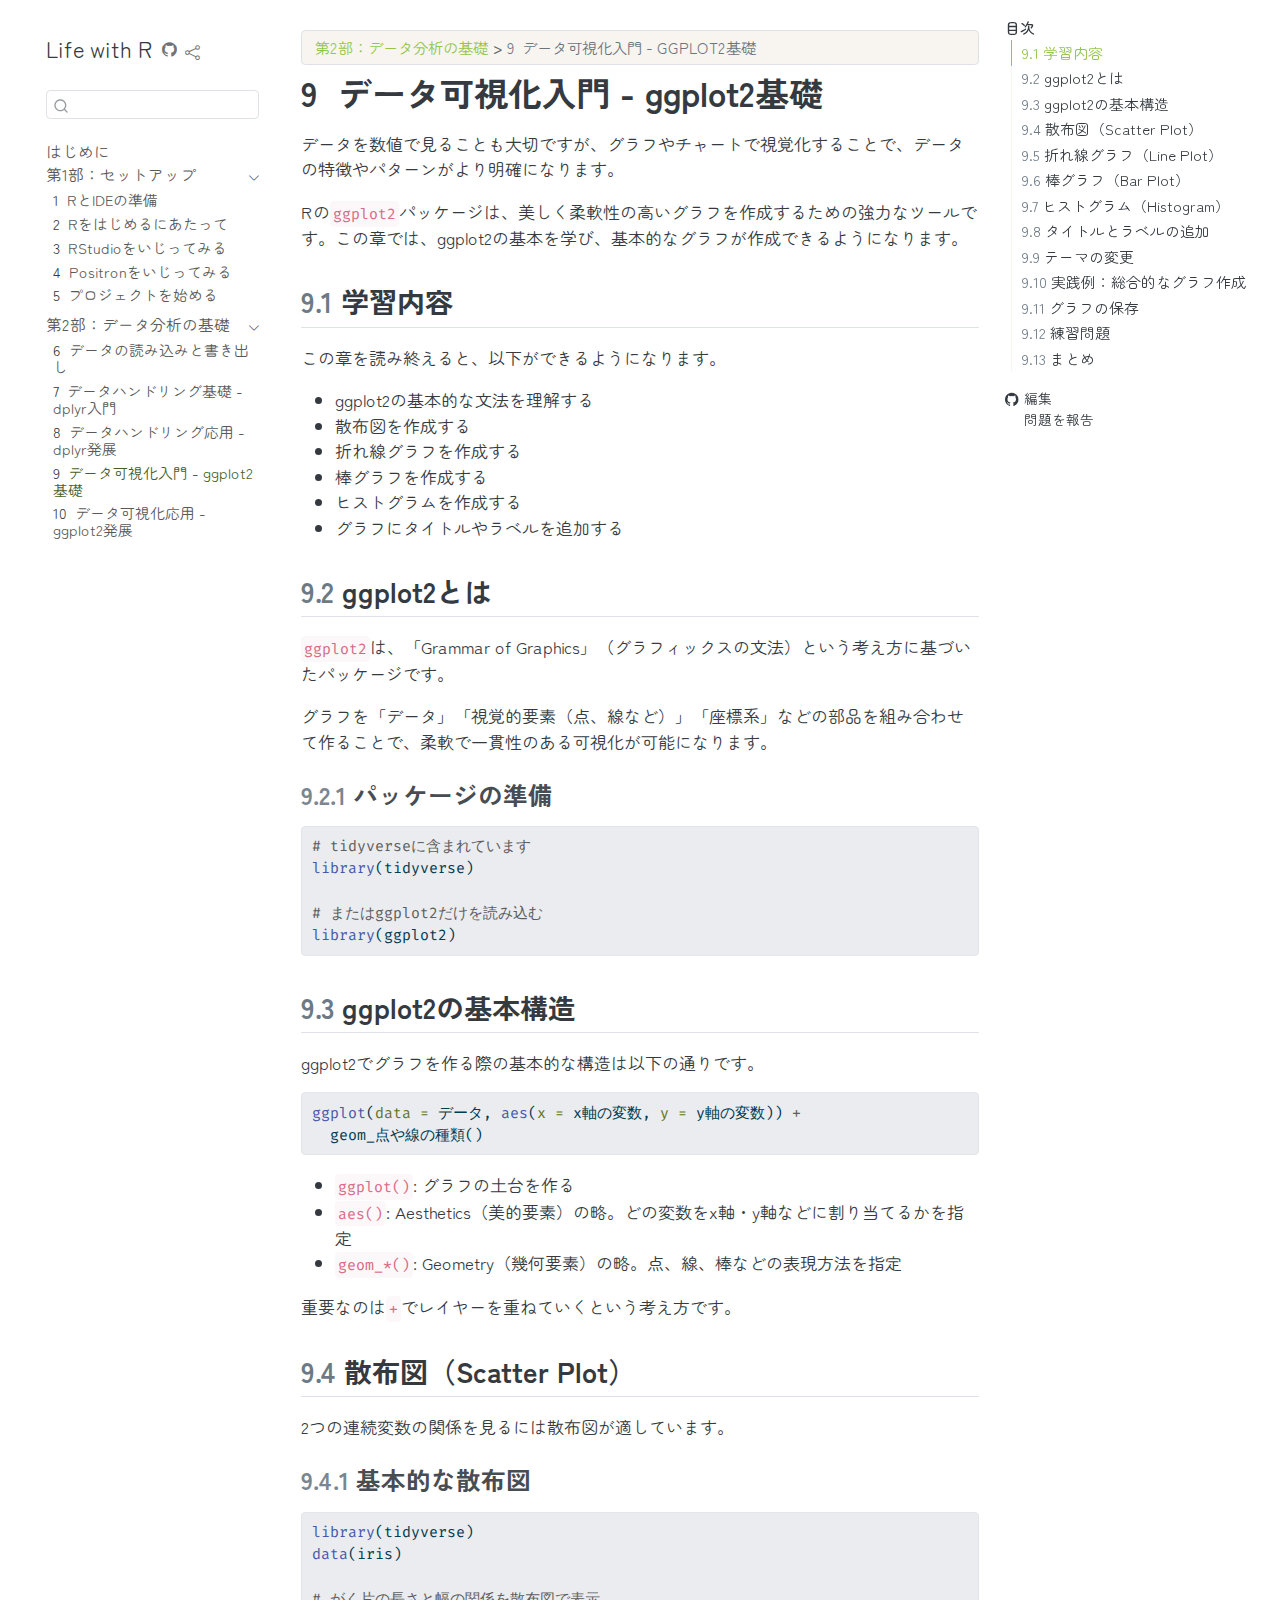
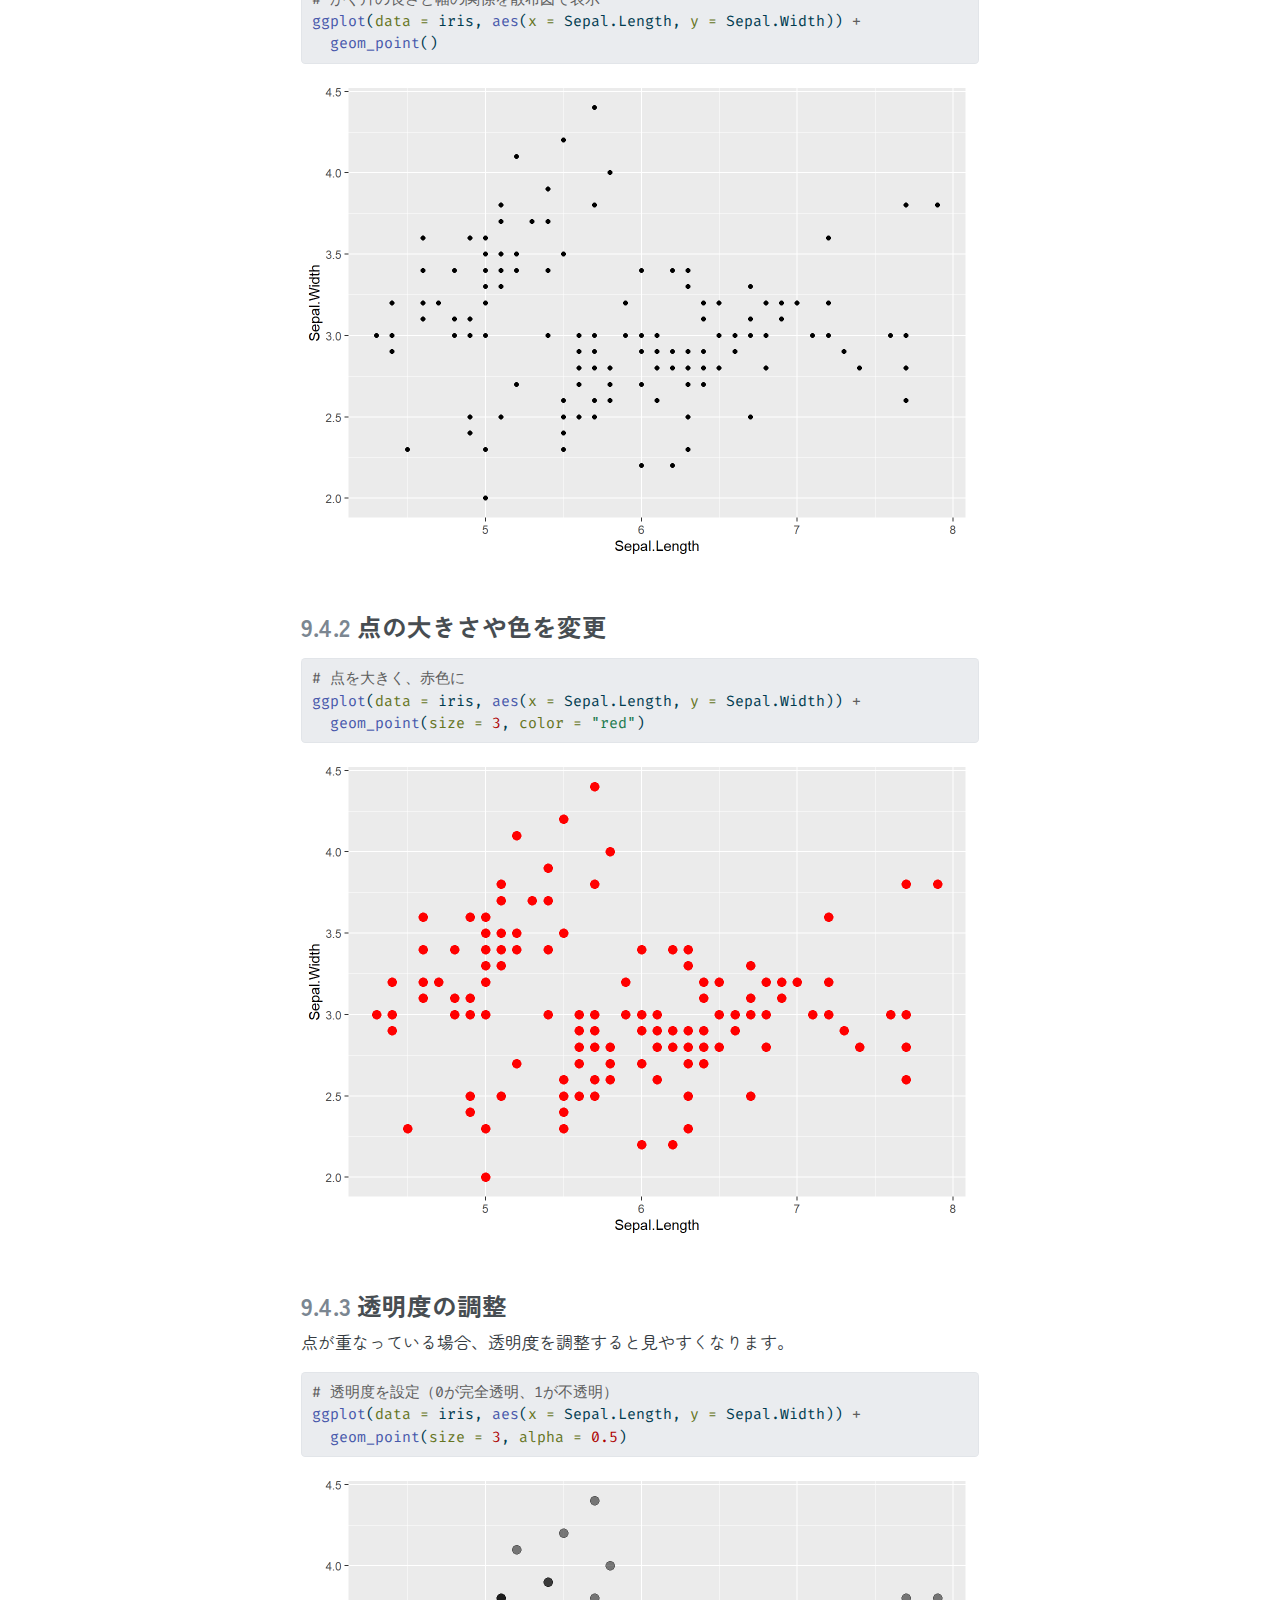
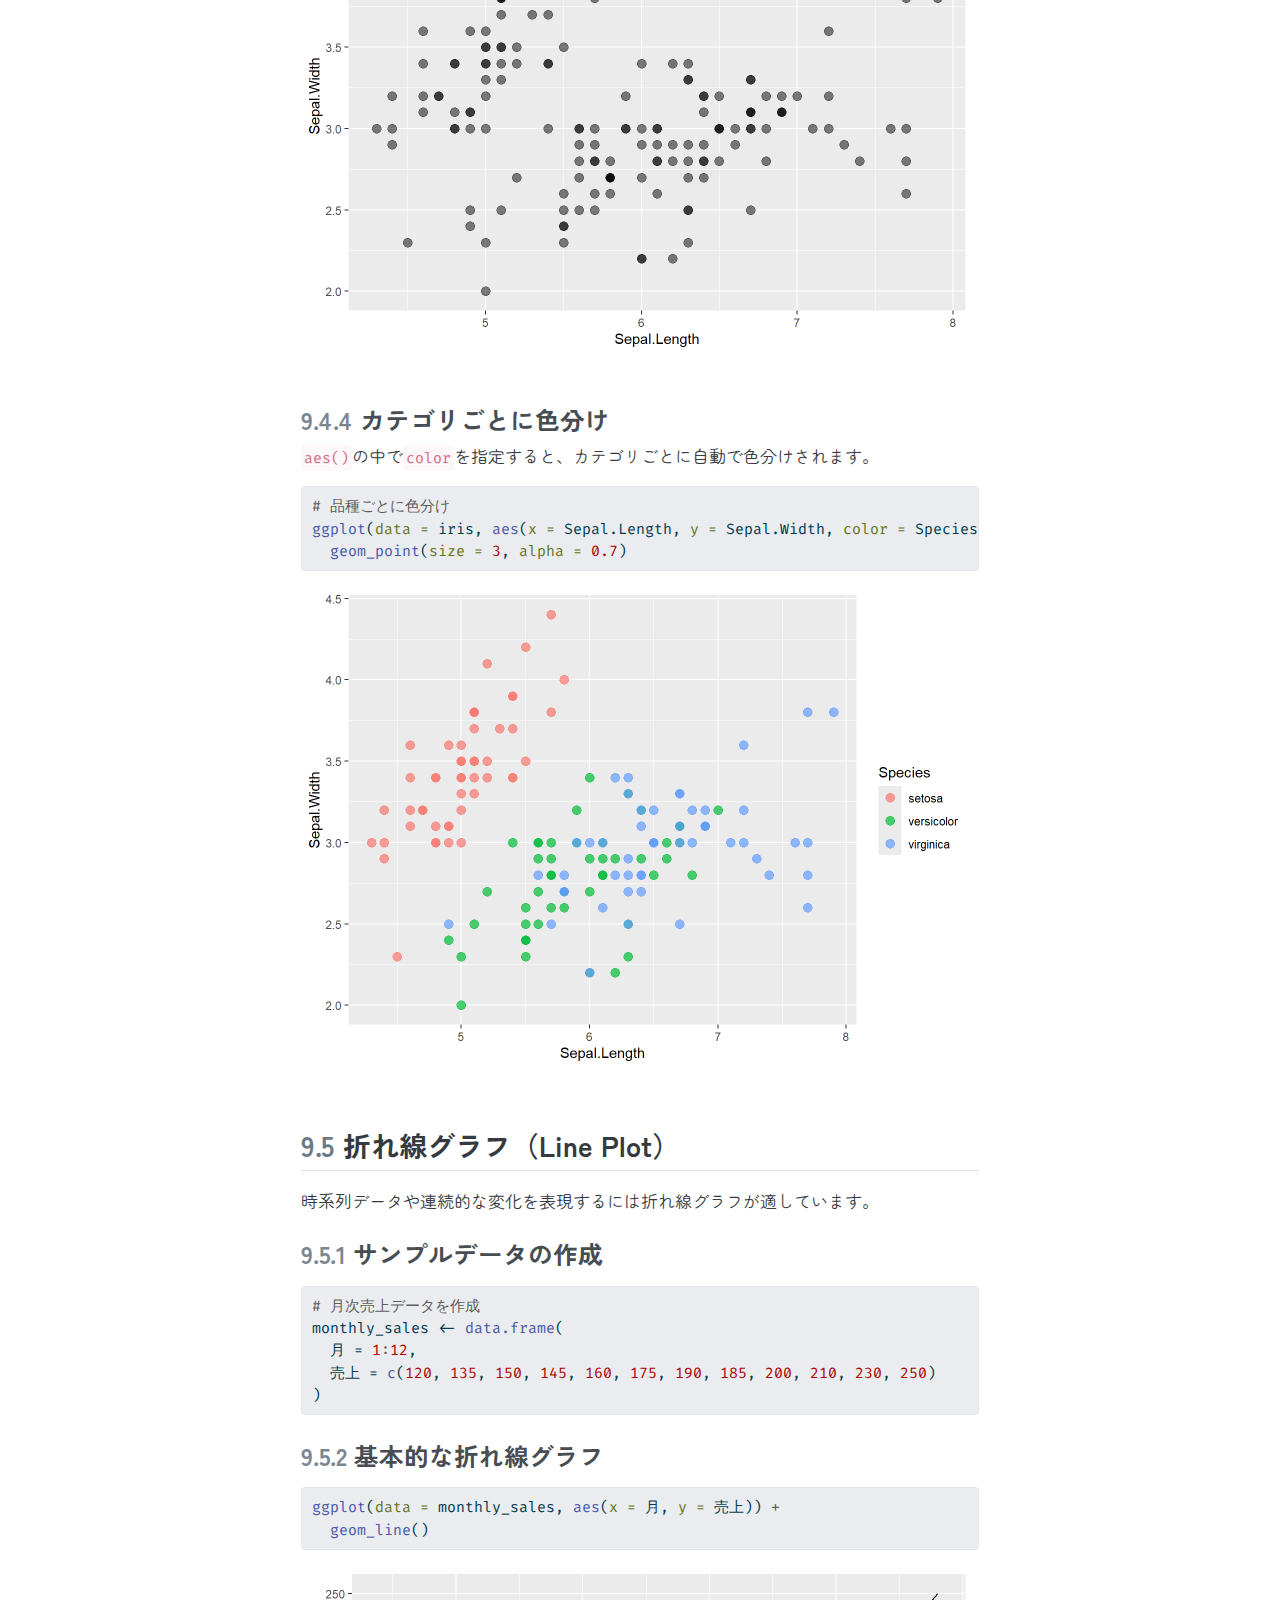
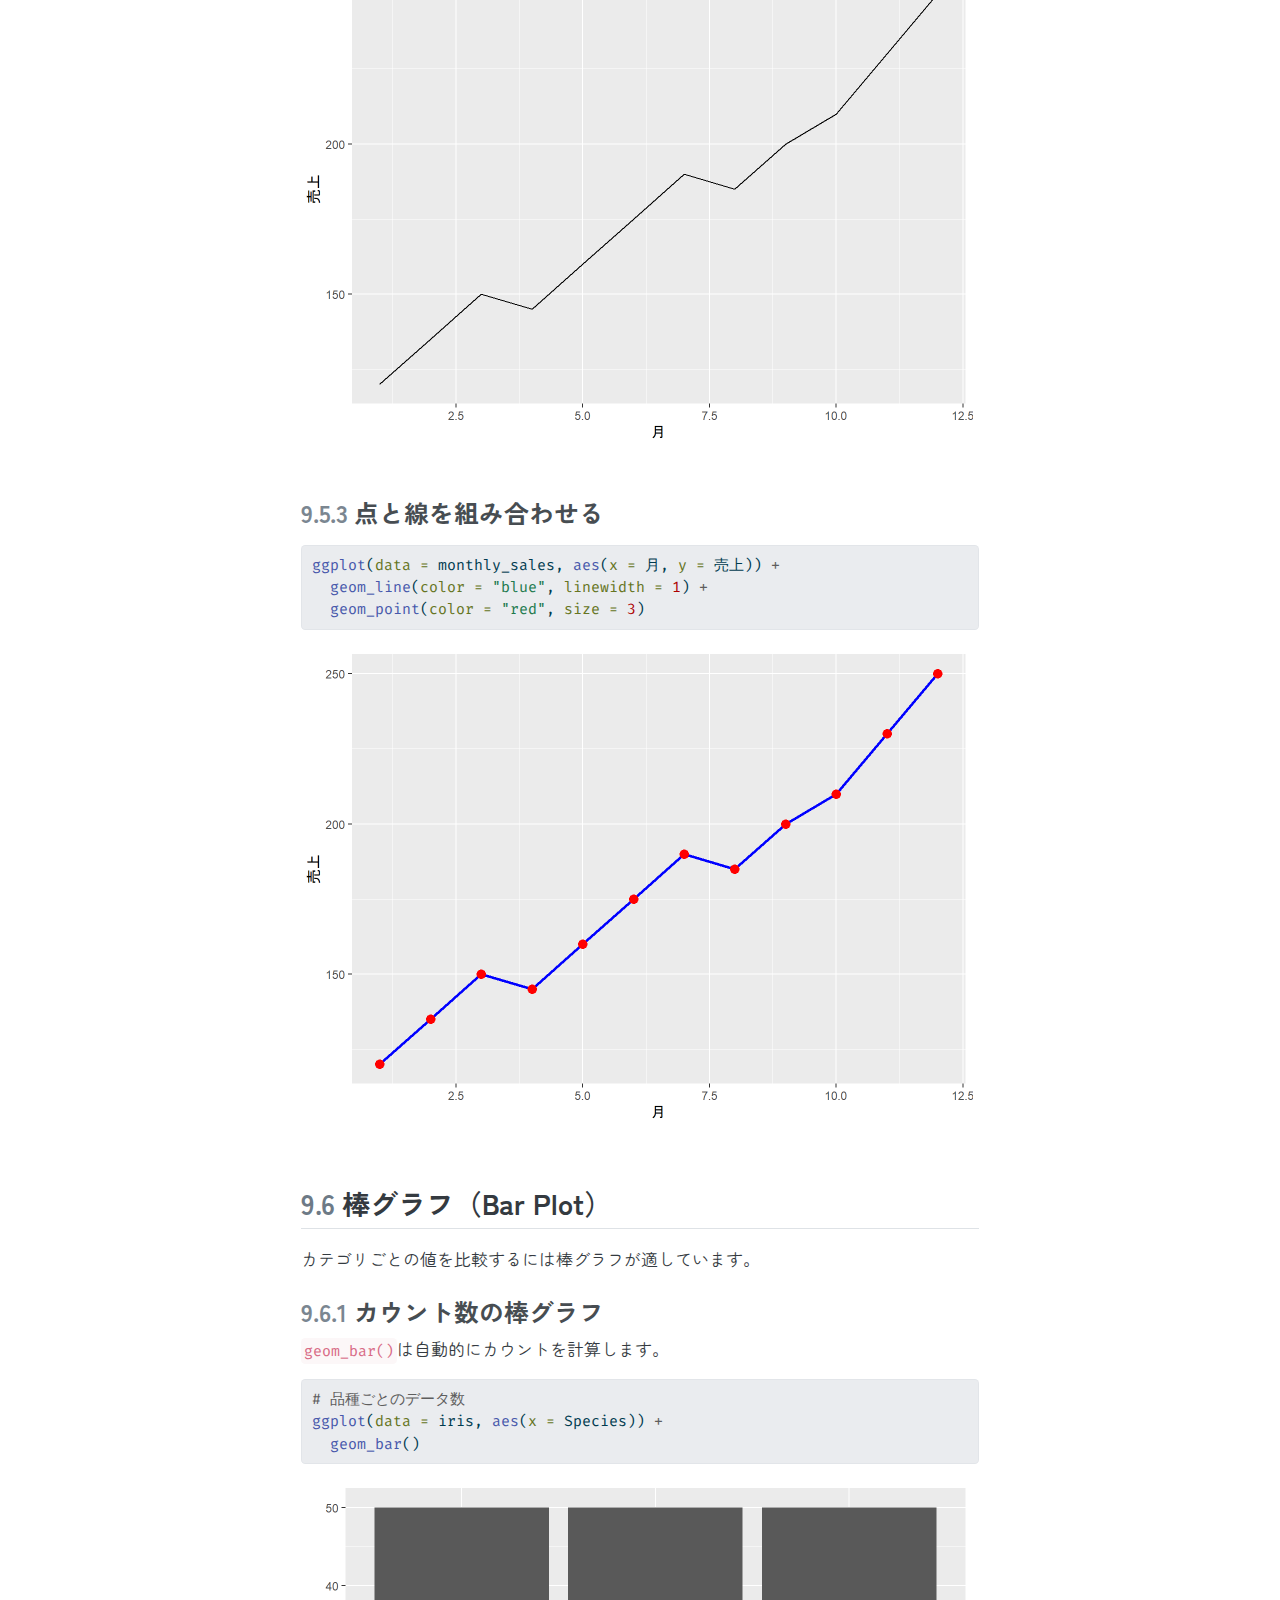
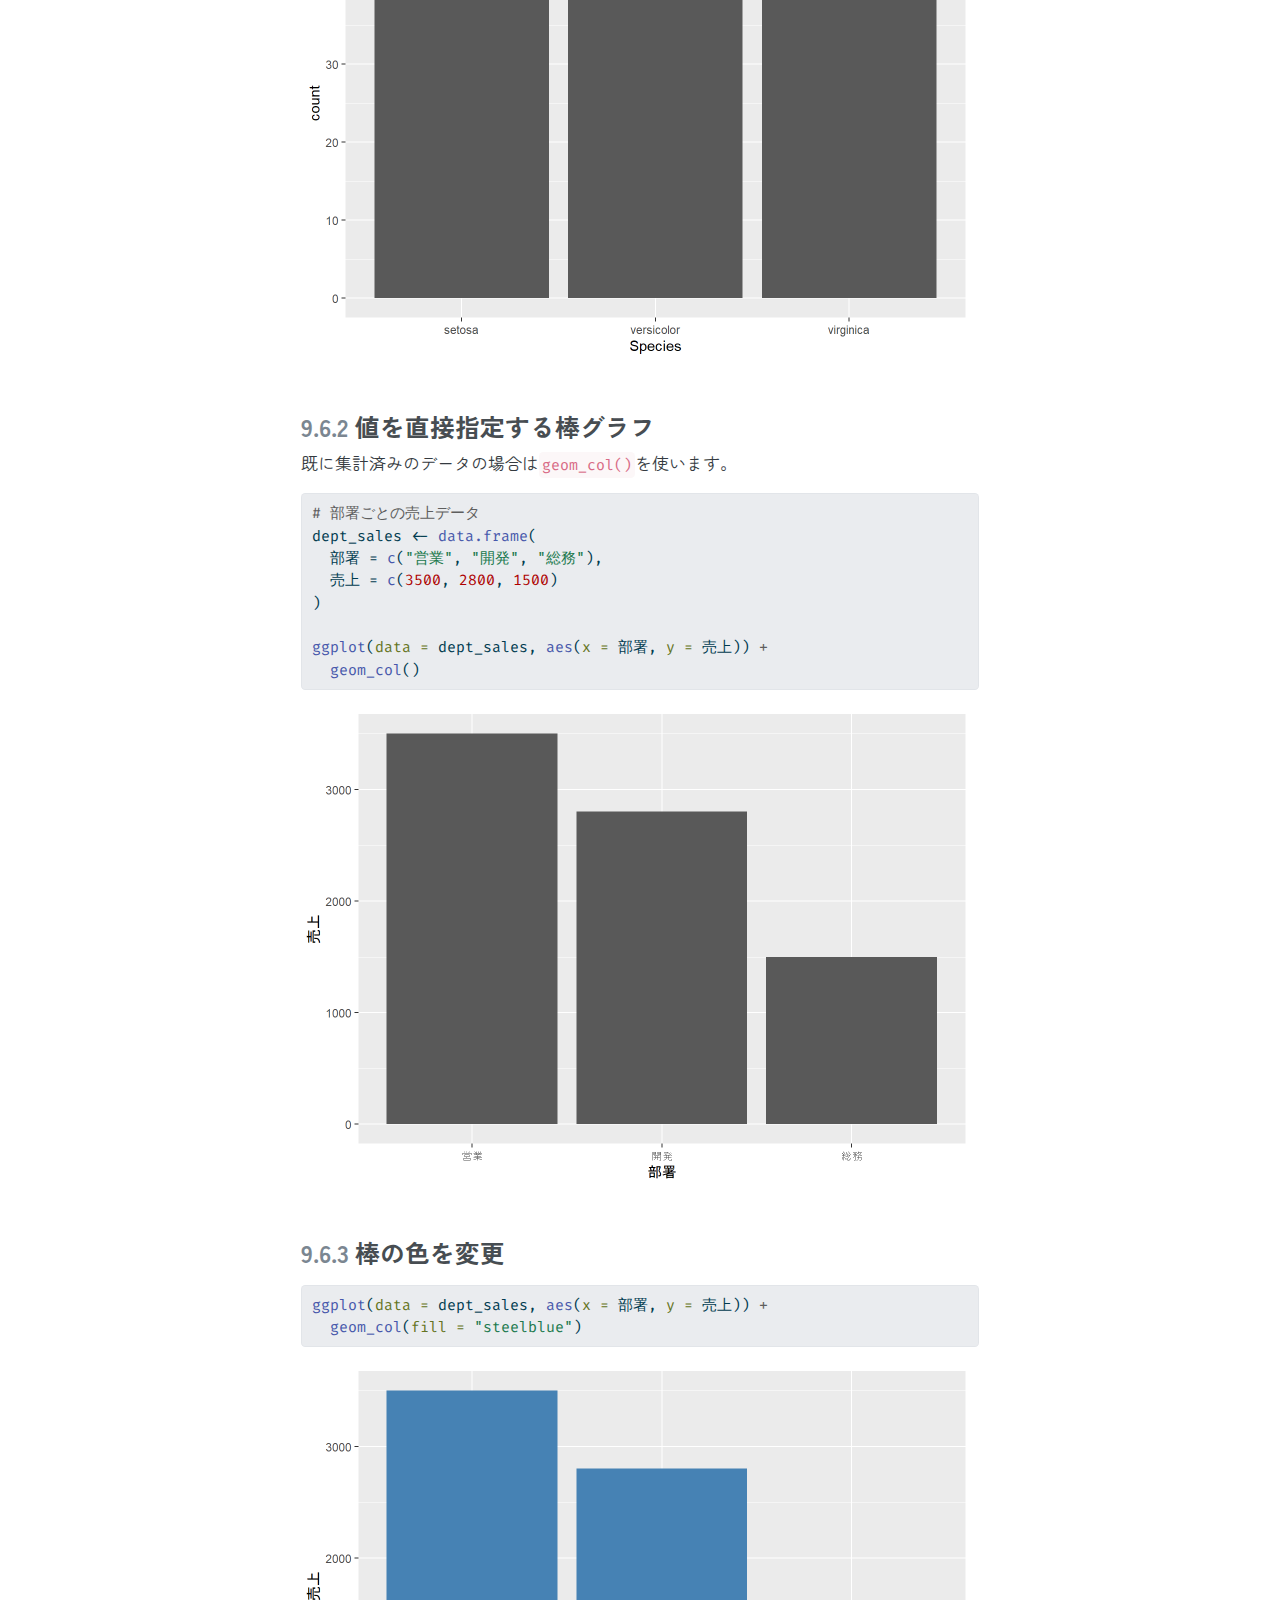
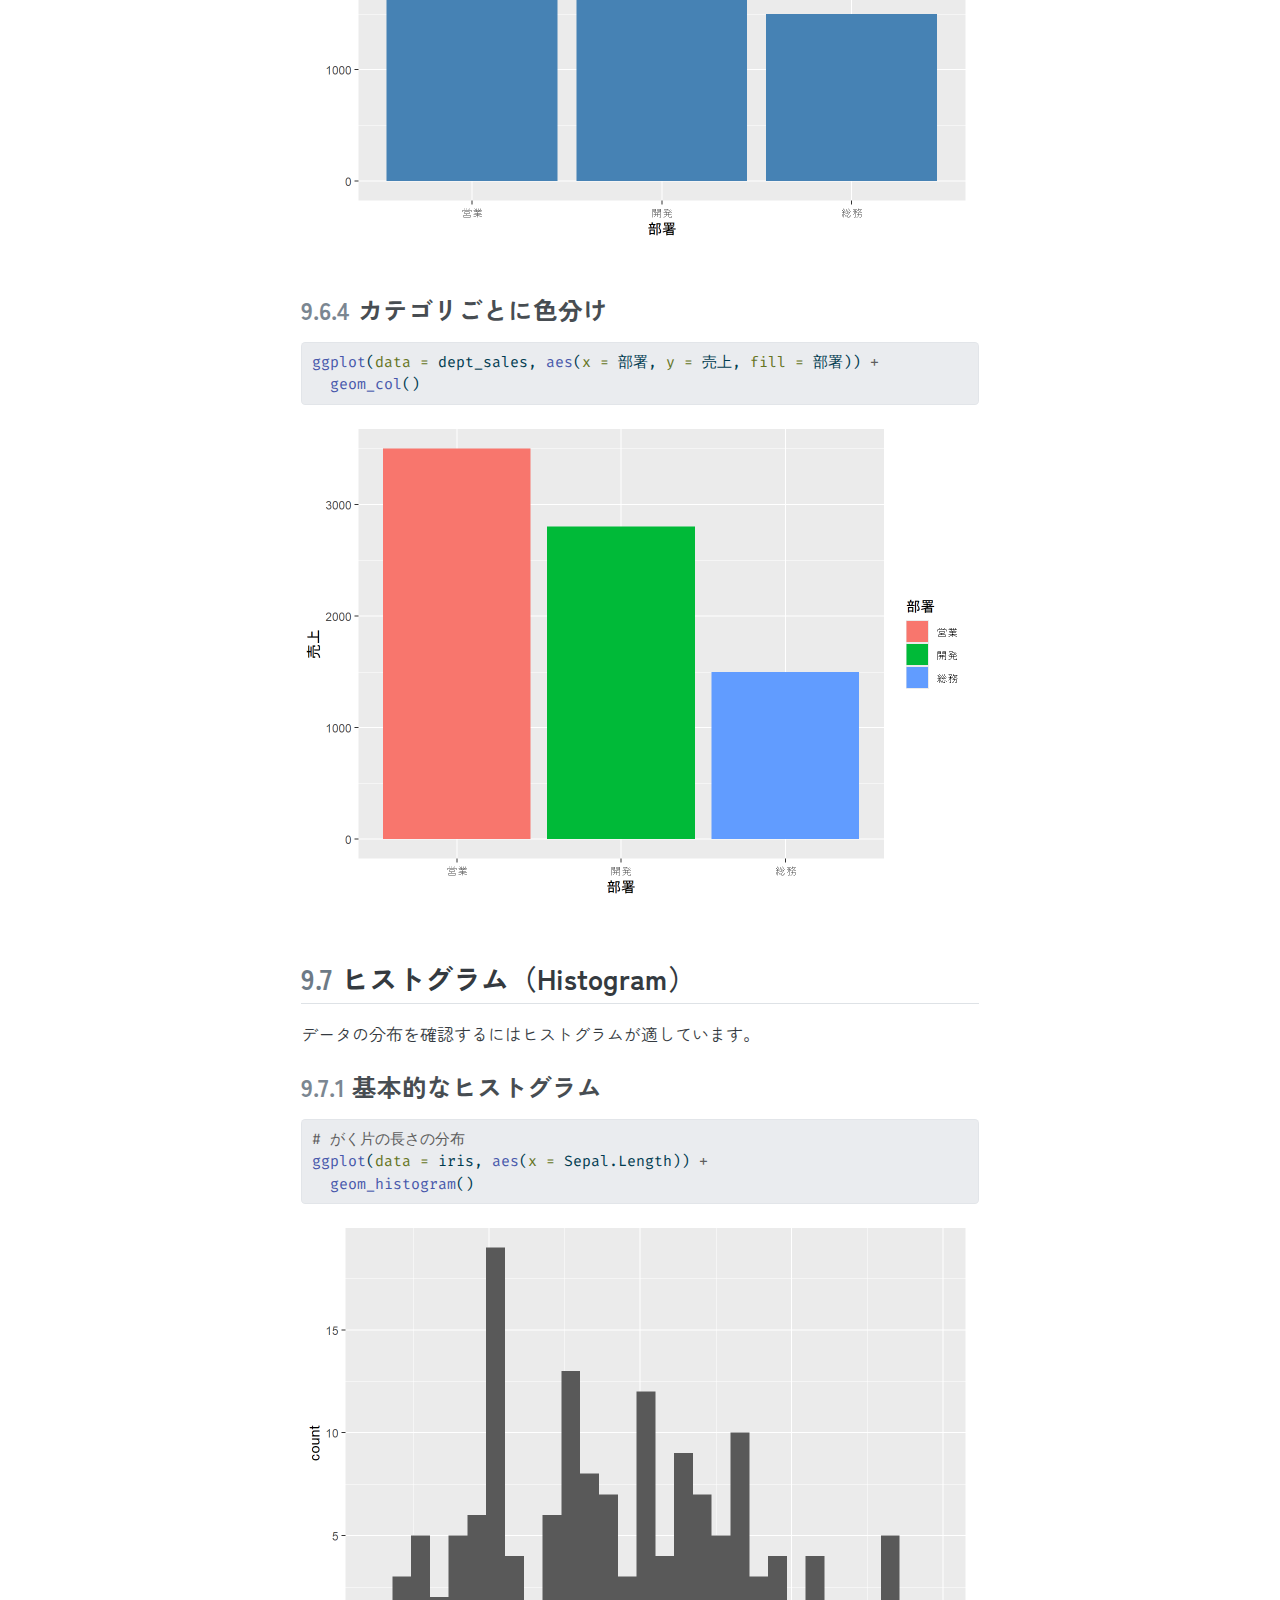
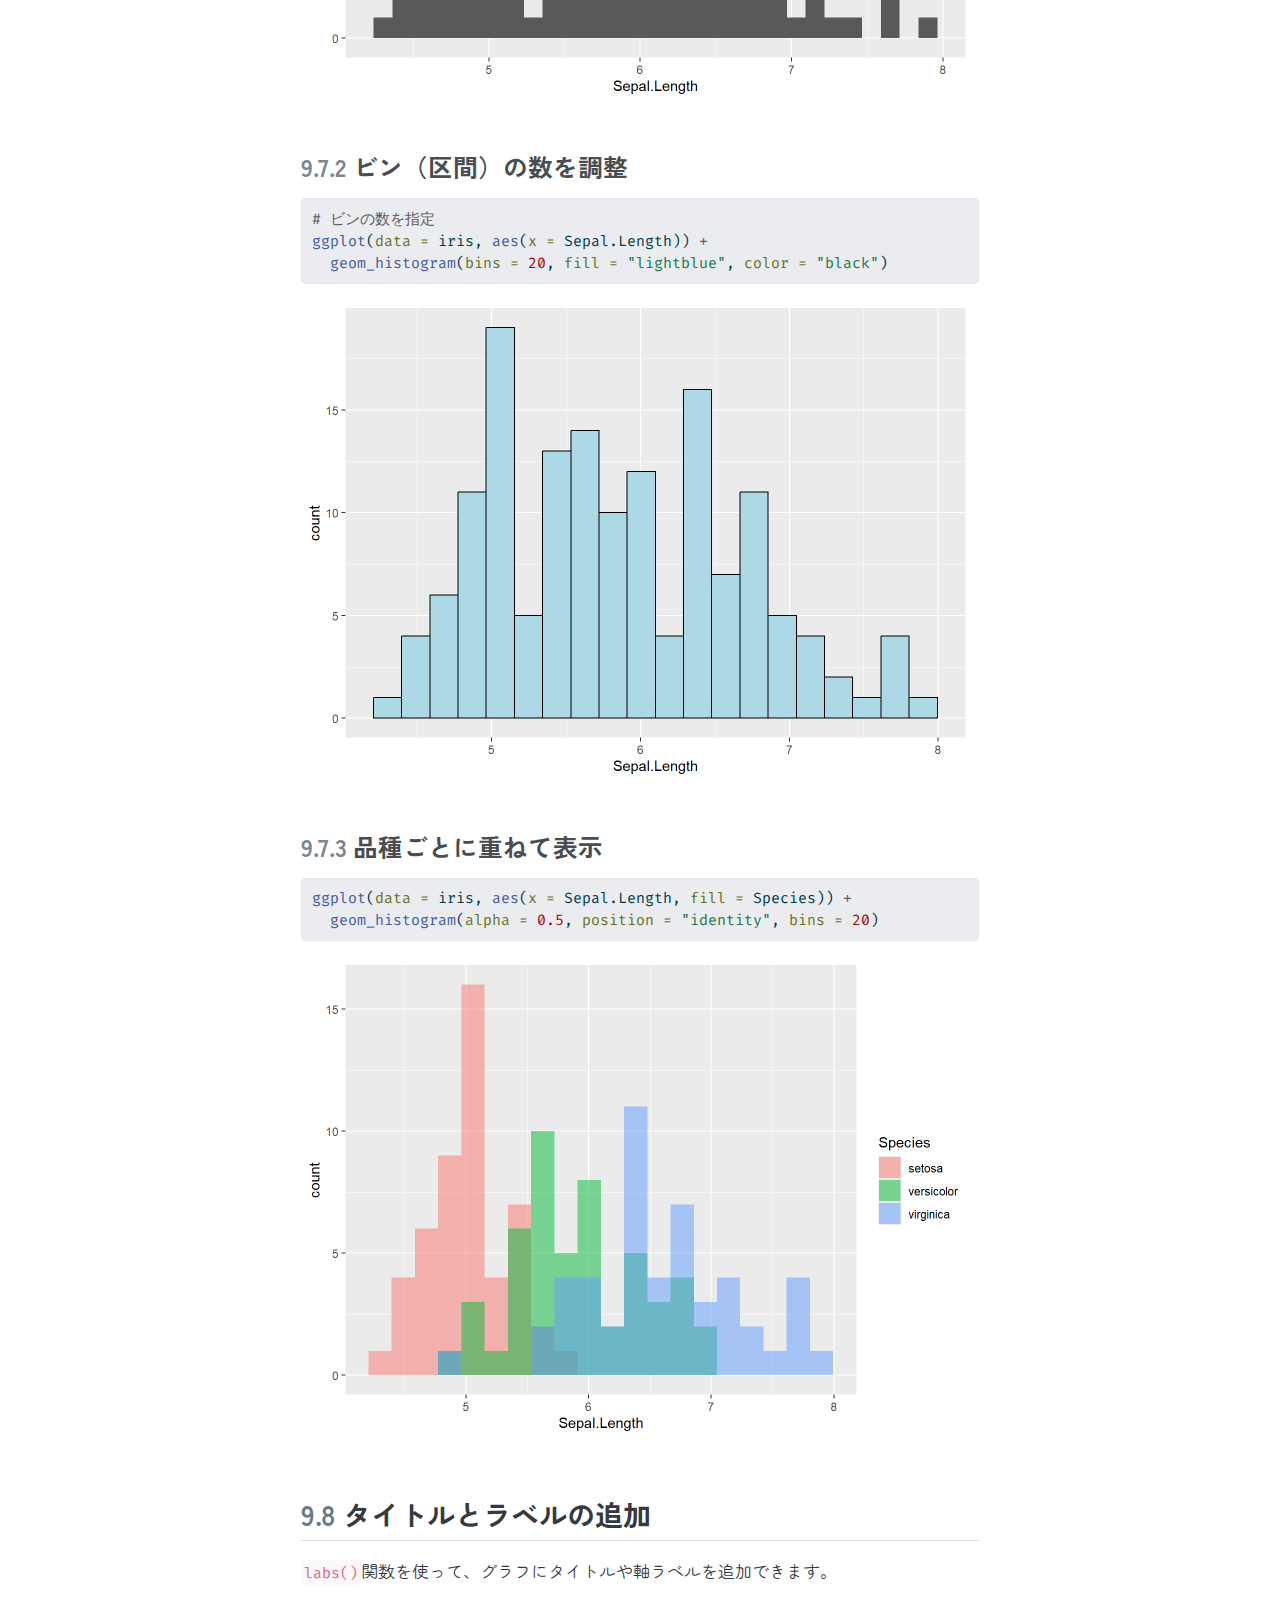
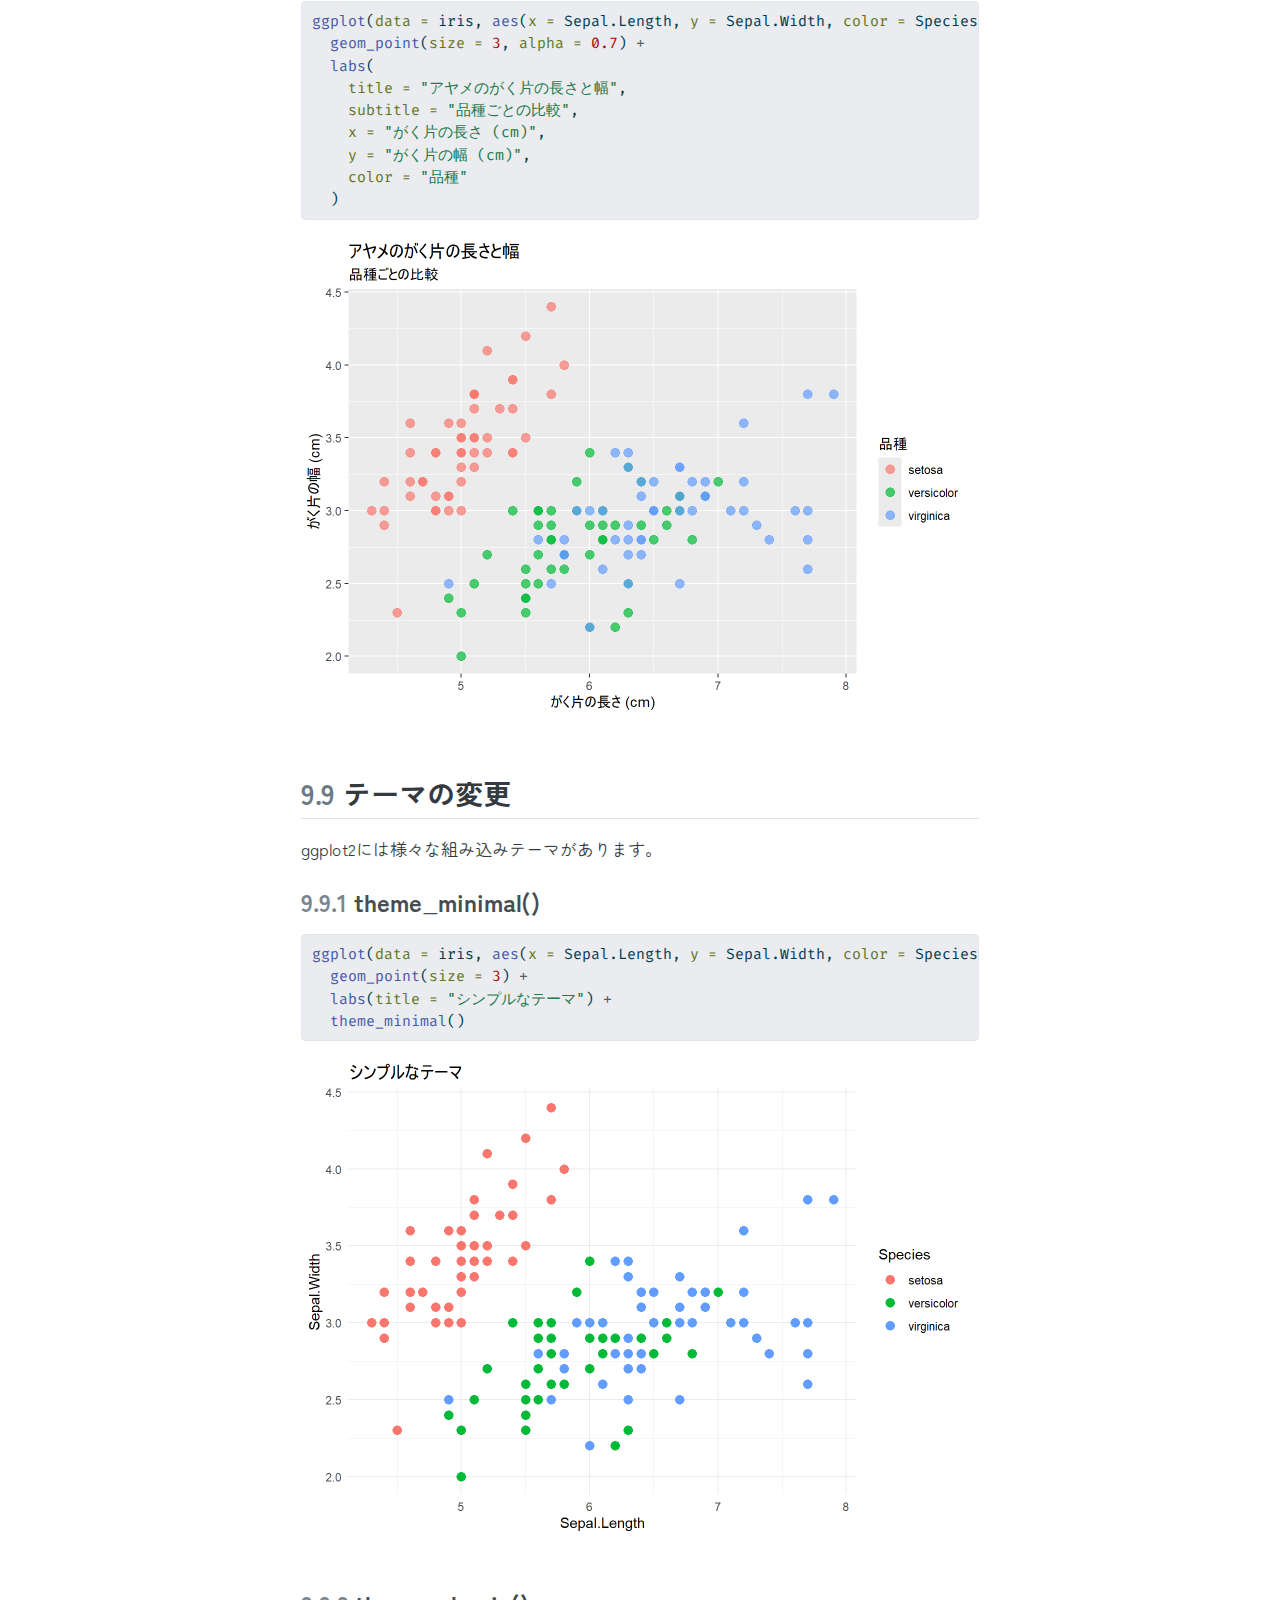
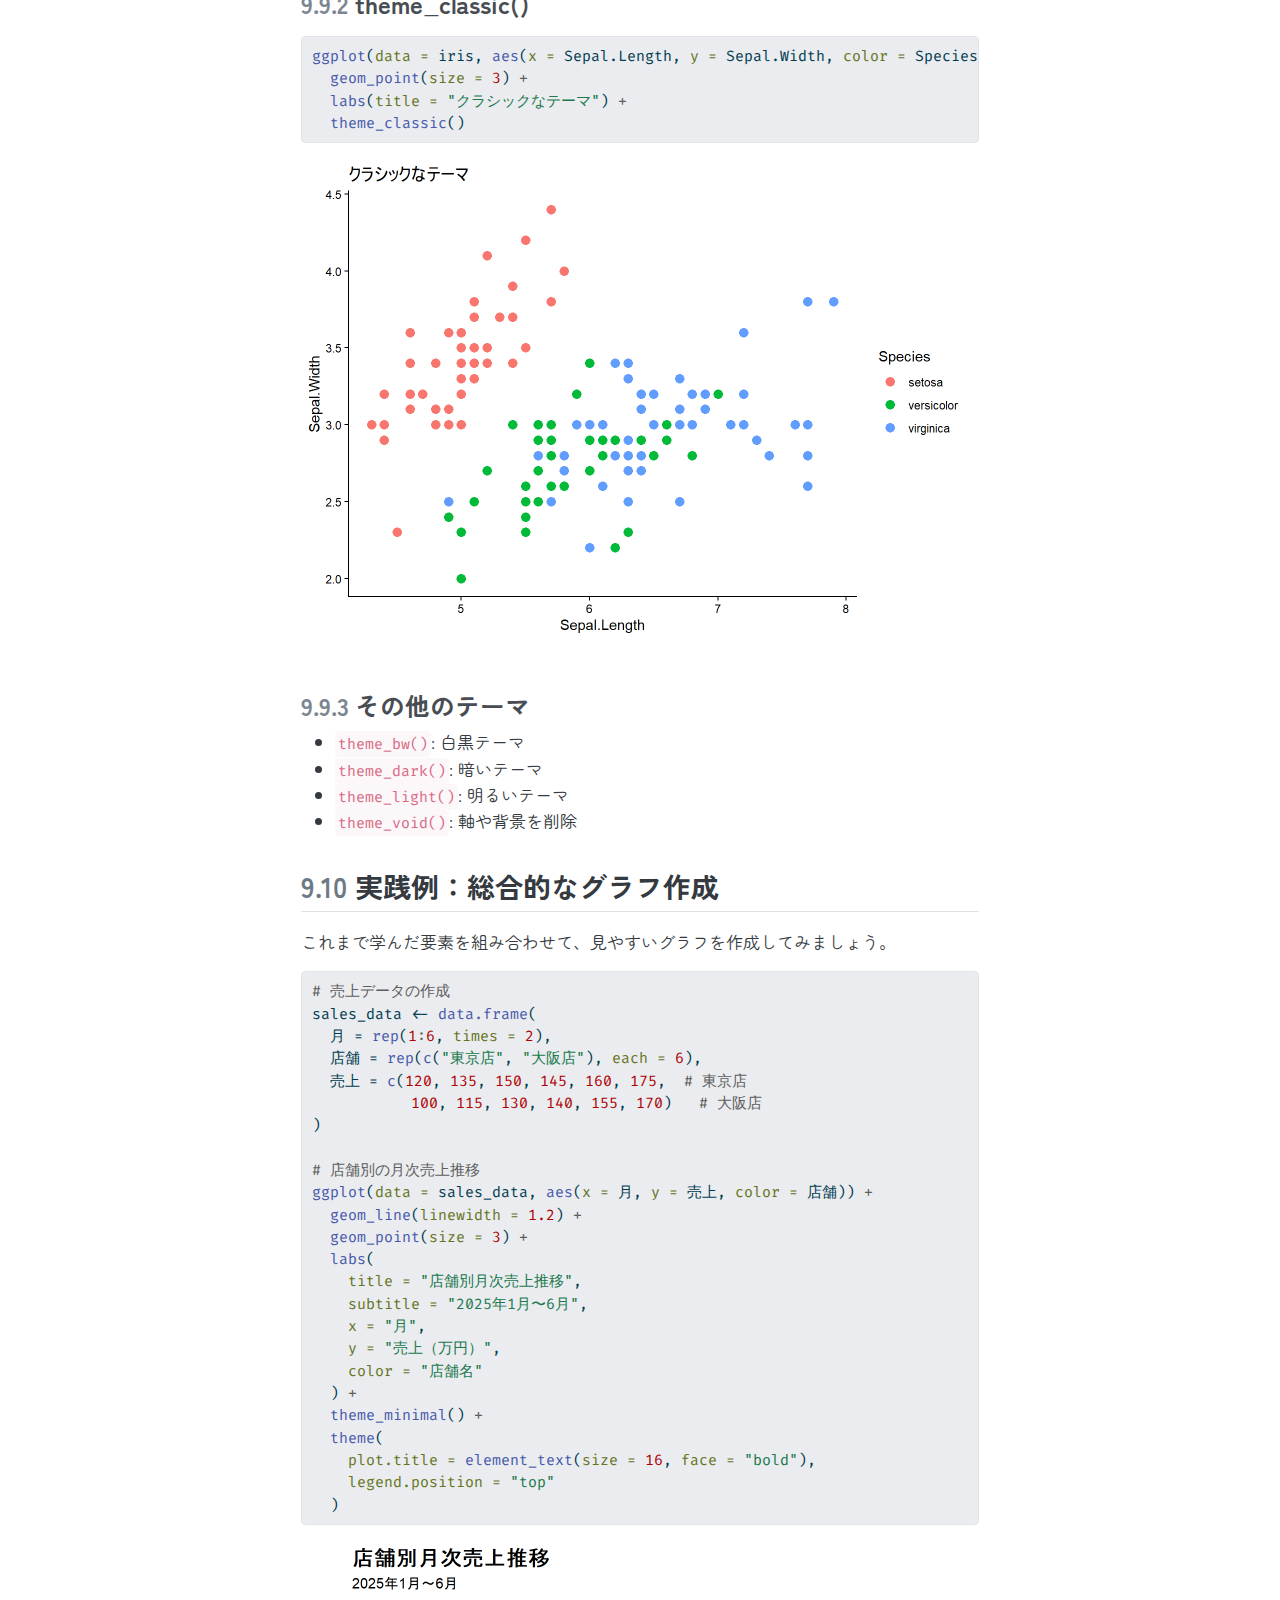
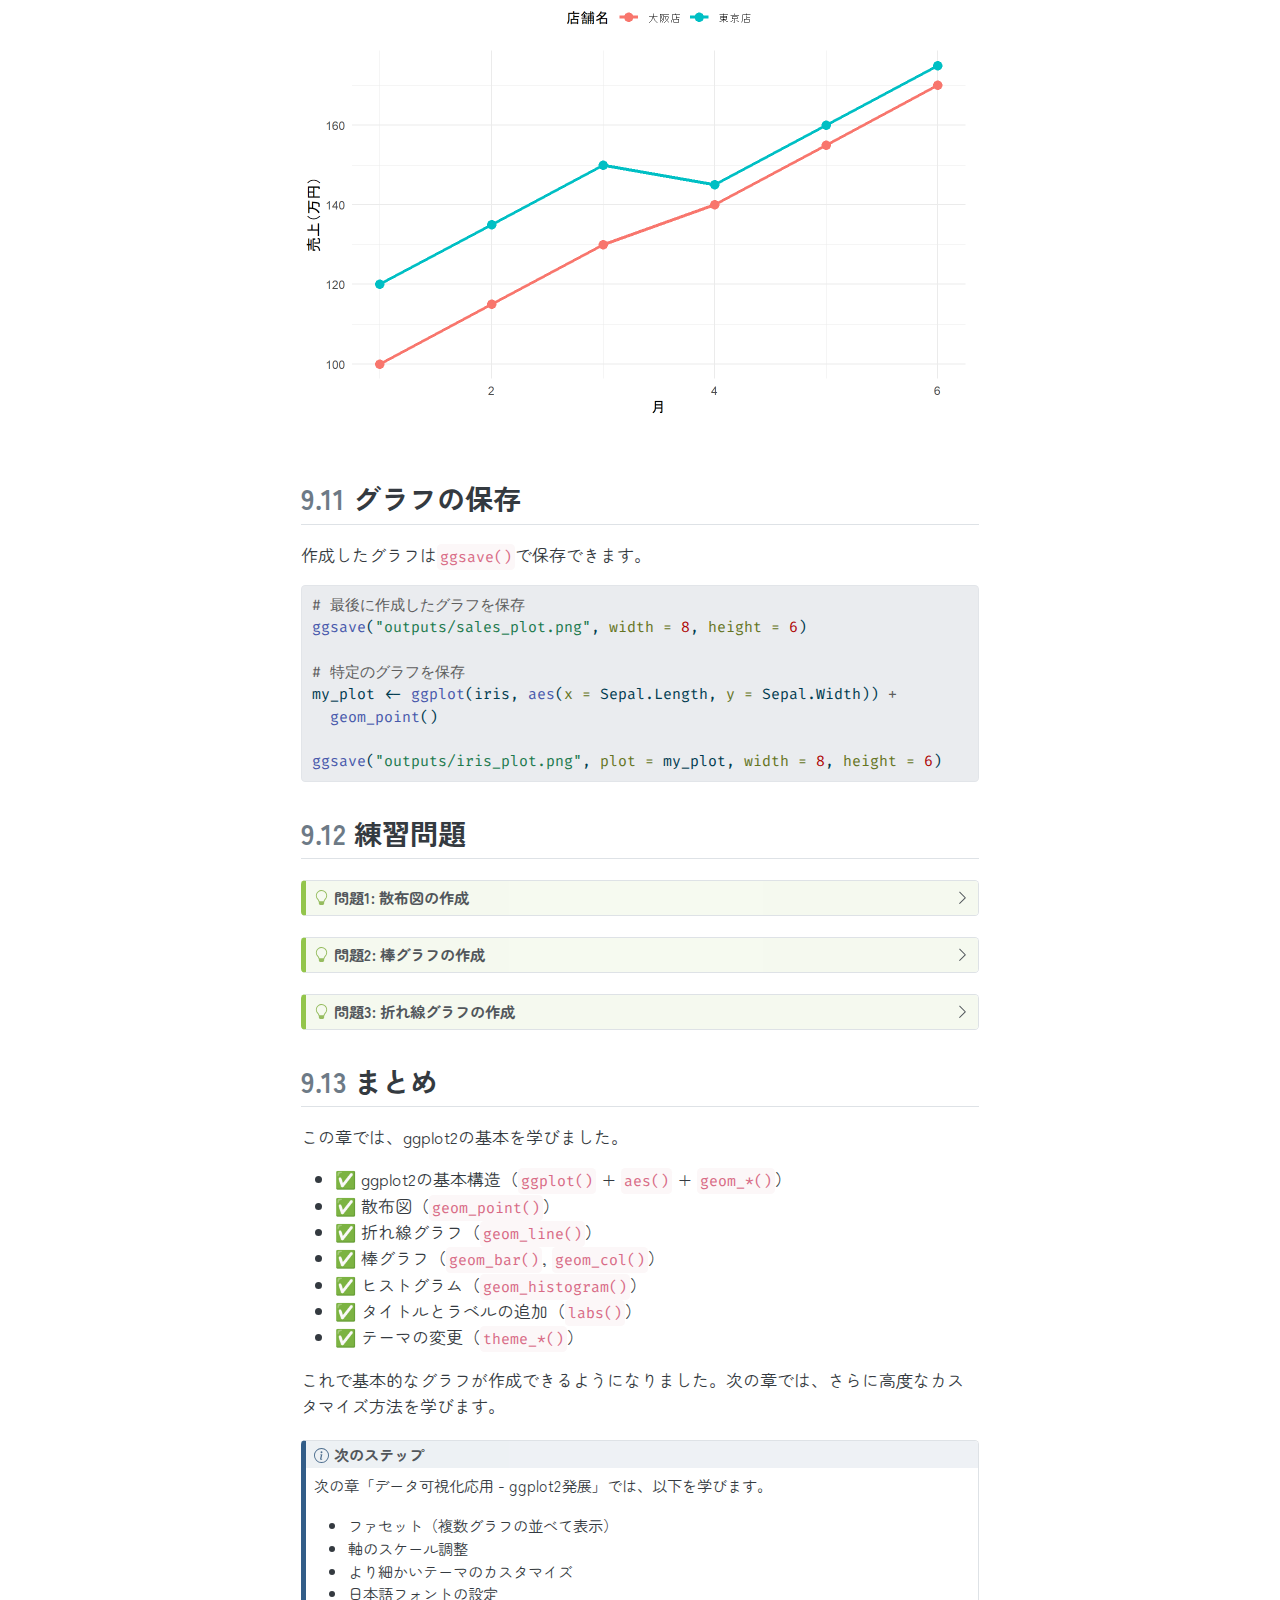
<file: visualization_basic.html>
<!DOCTYPE html>
<html xmlns="http://www.w3.org/1999/xhtml" lang="en" xml:lang="en"><head>

<meta charset="utf-8">
<meta name="generator" content="quarto-1.9.20">

<meta name="viewport" content="width=device-width, initial-scale=1.0, user-scalable=yes">

<meta name="description" content="Rを始めて使う方への入門書">

<title>9&nbsp; データ可視化入門 - ggplot2基礎 – Life with R</title>
<style>
/* Default styles provided by pandoc.
** See https://pandoc.org/MANUAL.html#variables-for-html for config info.
*/
code{white-space: pre-wrap;}
span.smallcaps{font-variant: small-caps;}
div.columns{display: flex; gap: min(4vw, 1.5em);}
div.column{flex: auto; overflow-x: auto;}
div.hanging-indent{margin-left: 1.5em; text-indent: -1.5em;}
ul.task-list{list-style: none;}
ul.task-list li input[type="checkbox"] {
  width: 0.8em;
  margin: 0 0.8em 0.2em -1em; /* quarto-specific, see https://github.com/quarto-dev/quarto-cli/issues/4556 */ 
  vertical-align: middle;
}
/* CSS for syntax highlighting */
html { -webkit-text-size-adjust: 100%; }
pre > code.sourceCode { white-space: pre; position: relative; }
pre > code.sourceCode > span { display: inline-block; line-height: 1.25; }
pre > code.sourceCode > span:empty { height: 1.2em; }
.sourceCode { overflow: visible; }
code.sourceCode > span { color: inherit; text-decoration: inherit; }
div.sourceCode { margin: 1em 0; }
pre.sourceCode { margin: 0; }
@media screen {
div.sourceCode { overflow: auto; }
}
@media print {
pre > code.sourceCode { white-space: pre-wrap; }
pre > code.sourceCode > span { text-indent: -5em; padding-left: 5em; }
}
pre.numberSource code
  { counter-reset: source-line 0; }
pre.numberSource code > span
  { position: relative; left: -4em; counter-increment: source-line; }
pre.numberSource code > span > a:first-child::before
  { content: counter(source-line);
    position: relative; left: -1em; text-align: right; vertical-align: baseline;
    border: none; display: inline-block;
    -webkit-touch-callout: none; -webkit-user-select: none;
    -khtml-user-select: none; -moz-user-select: none;
    -ms-user-select: none; user-select: none;
    padding: 0 4px; width: 4em;
  }
pre.numberSource { margin-left: 3em;  padding-left: 4px; }
div.sourceCode
  {   }
@media screen {
pre > code.sourceCode > span > a:first-child::before { text-decoration: underline; }
}
</style>


<script src="site_libs/quarto-nav/quarto-nav.js"></script>
<script src="site_libs/quarto-nav/headroom.min.js"></script>
<script src="site_libs/clipboard/clipboard.min.js"></script>
<script src="site_libs/quarto-search/autocomplete.umd.js"></script>
<script src="site_libs/quarto-search/fuse.min.js"></script>
<script src="site_libs/quarto-search/quarto-search.js"></script>
<meta name="quarto:offset" content="./">
<link href="./visualization_advanced.html" rel="next">
<link href="./data_wrangling_advanced.html" rel="prev">
<link href="./assets/icons/abe-r.png" rel="icon" type="image/png">
<script src="site_libs/quarto-html/quarto.js" type="module"></script>
<script src="site_libs/quarto-html/tabsets/tabsets.js" type="module"></script>
<script src="site_libs/quarto-html/axe/axe-check.js" type="module"></script>
<script src="site_libs/quarto-html/popper.min.js"></script>
<script src="site_libs/quarto-html/tippy.umd.min.js"></script>
<script src="site_libs/quarto-html/anchor.min.js"></script>
<link href="site_libs/quarto-html/tippy.css" rel="stylesheet">
<link href="site_libs/quarto-html/quarto-syntax-highlighting-c71942d98dfb179c90dde172f45c29e1.css" rel="stylesheet" class="quarto-color-scheme" id="quarto-text-highlighting-styles">
<link href="site_libs/quarto-html/quarto-syntax-highlighting-dark-05b73876ec8e91609299e25bc831f6fc.css" rel="stylesheet" class="quarto-color-scheme quarto-color-alternate" id="quarto-text-highlighting-styles">
<link href="site_libs/quarto-html/quarto-syntax-highlighting-c71942d98dfb179c90dde172f45c29e1.css" rel="stylesheet" class="quarto-color-scheme-extra" id="quarto-text-highlighting-styles">
<script src="site_libs/bootstrap/bootstrap.min.js"></script>
<link href="site_libs/bootstrap/bootstrap-icons.css" rel="stylesheet">
<link href="site_libs/bootstrap/bootstrap-dc299dede90942e37665944e910ff25d.min.css" rel="stylesheet" append-hash="true" class="quarto-color-scheme" id="quarto-bootstrap" data-mode="light">
<link href="site_libs/bootstrap/bootstrap-dark-dc299dede90942e37665944e910ff25d.min.css" rel="stylesheet" append-hash="true" class="quarto-color-scheme quarto-color-alternate" id="quarto-bootstrap" data-mode="light">
<link href="site_libs/bootstrap/bootstrap-dc299dede90942e37665944e910ff25d.min.css" rel="stylesheet" append-hash="true" class="quarto-color-scheme-extra" id="quarto-bootstrap" data-mode="light">
<script id="quarto-search-options" type="application/json">{
  "location": "sidebar",
  "copy-button": false,
  "collapse-after": 3,
  "panel-placement": "start",
  "type": "textbox",
  "limit": 50,
  "keyboard-shortcut": [
    "f",
    "/",
    "s"
  ],
  "show-item-context": false,
  "language": {
    "search-no-results-text": "一致なし",
    "search-matching-documents-text": "一致した文書",
    "search-copy-link-title": "検索へのリンクをコピー",
    "search-hide-matches-text": "追加の検索結果を非表示",
    "search-more-match-text": "追加の検索結果",
    "search-more-matches-text": "追加の検索結果",
    "search-clear-button-title": "消去",
    "search-text-placeholder": "",
    "search-detached-cancel-button-title": "取消",
    "search-submit-button-title": "検索",
    "search-label": "サーチ"
  }
}</script>
<script async="" src="https://www.googletagmanager.com/gtag/js?id=G-KN42DSQ0YN"></script>

<script type="text/javascript">

window.dataLayer = window.dataLayer || [];
function gtag(){dataLayer.push(arguments);}
gtag('js', new Date());
gtag('config', 'G-KN42DSQ0YN', { 'anonymize_ip': true});
</script>


</head>

<body class="nav-sidebar floating quarto-light">

<div id="quarto-search-results"></div>
  <header id="quarto-header" class="headroom fixed-top">
  <nav class="quarto-secondary-nav">
    <div class="container-fluid d-flex">
      <button type="button" class="quarto-btn-toggle btn" data-bs-toggle="collapse" role="button" data-bs-target=".quarto-sidebar-collapse-item" aria-controls="quarto-sidebar" aria-expanded="false" aria-label="サイドバーを切り替える" onclick="if (window.quartoToggleHeadroom) { window.quartoToggleHeadroom(); }">
        <i class="bi bi-layout-text-sidebar-reverse"></i>
      </button>
        <nav class="quarto-page-breadcrumbs" aria-label="breadcrumb"><ol class="breadcrumb"><li class="breadcrumb-item"><a href="./data_io.html">第2部：データ分析の基礎</a></li><li class="breadcrumb-item"><a href="./visualization_basic.html"><span class="chapter-number">9</span>&nbsp; <span class="chapter-title">データ可視化入門 - ggplot2基礎</span></a></li></ol></nav>
        <a class="flex-grow-1" role="navigation" data-bs-toggle="collapse" data-bs-target=".quarto-sidebar-collapse-item" aria-controls="quarto-sidebar" aria-expanded="false" aria-label="サイドバーを切り替える" onclick="if (window.quartoToggleHeadroom) { window.quartoToggleHeadroom(); }">      
        </a>
      <button type="button" class="btn quarto-search-button" aria-label="サーチ" onclick="window.quartoOpenSearch();">
        <i class="bi bi-search"></i>
      </button>
    </div>
  </nav>
</header>
<!-- content -->
<div id="quarto-content" class="quarto-container page-columns page-rows-contents page-layout-article">
<!-- sidebar -->
  <nav id="quarto-sidebar" class="sidebar collapse collapse-horizontal quarto-sidebar-collapse-item sidebar-navigation floating overflow-auto">
    <div class="pt-lg-2 mt-2 text-left sidebar-header">
    <div class="sidebar-title mb-0 py-0">
      <a href="./">Life with R</a> 
        <div class="sidebar-tools-main">
    <a href="https://github.com/yo5uke/life-with-r" title="ソースコード" class="quarto-navigation-tool px-1" aria-label="ソースコード"><i class="bi bi-github"></i></a>
    <div class="dropdown">
      <a href="" title="Share" id="quarto-navigation-tool-dropdown-0" class="quarto-navigation-tool dropdown-toggle px-1" data-bs-toggle="dropdown" aria-expanded="false" role="link" aria-label="Share"><i class="bi bi-share"></i></a>
      <ul class="dropdown-menu" aria-labelledby="quarto-navigation-tool-dropdown-0">
          <li>
            <a class="dropdown-item sidebar-tools-main-item" href="https://twitter.com/intent/tweet?url=|url|">
              <i class="bi bi-twitter pe-1"></i>
            Twitter
            </a>
          </li>
          <li>
            <a class="dropdown-item sidebar-tools-main-item" href="https://www.facebook.com/sharer/sharer.php?u=|url|">
              <i class="bi bi-facebook pe-1"></i>
            Facebook
            </a>
          </li>
          <li>
            <a class="dropdown-item sidebar-tools-main-item" href="https://www.linkedin.com/sharing/share-offsite/?url=|url|">
              <i class="bi bi-linkedin pe-1"></i>
            LinkedIn
            </a>
          </li>
      </ul>
    </div>
</div>
    </div>
      </div>
        <div class="mt-2 flex-shrink-0 align-items-center">
        <div class="sidebar-search">
        <div id="quarto-search" class="" title="サーチ"></div>
        </div>
        </div>
    <div class="sidebar-menu-container"> 
    <ul class="list-unstyled mt-1">
        <li class="sidebar-item">
  <div class="sidebar-item-container"> 
  <a href="./index.html" class="sidebar-item-text sidebar-link">
 <span class="menu-text">はじめに</span></a>
  </div>
</li>
        <li class="sidebar-item sidebar-item-section">
      <div class="sidebar-item-container"> 
            <a class="sidebar-item-text sidebar-link text-start" data-bs-toggle="collapse" data-bs-target="#quarto-sidebar-section-1" role="navigation" aria-expanded="true">
 <span class="menu-text">第1部：セットアップ</span></a>
          <a class="sidebar-item-toggle text-start" data-bs-toggle="collapse" data-bs-target="#quarto-sidebar-section-1" role="navigation" aria-expanded="true" aria-label="セクションを切り替え">
            <i class="bi bi-chevron-right ms-2"></i>
          </a> 
      </div>
      <ul id="quarto-sidebar-section-1" class="collapse list-unstyled sidebar-section depth1 show">  
          <li class="sidebar-item">
  <div class="sidebar-item-container"> 
  <a href="./install.html" class="sidebar-item-text sidebar-link">
 <span class="menu-text"><span class="chapter-number">1</span>&nbsp; <span class="chapter-title">RとIDEの準備</span></span></a>
  </div>
</li>
          <li class="sidebar-item">
  <div class="sidebar-item-container"> 
  <a href="./common.html" class="sidebar-item-text sidebar-link">
 <span class="menu-text"><span class="chapter-number">2</span>&nbsp; <span class="chapter-title">Rをはじめるにあたって</span></span></a>
  </div>
</li>
          <li class="sidebar-item">
  <div class="sidebar-item-container"> 
  <a href="./try_rstudio.html" class="sidebar-item-text sidebar-link">
 <span class="menu-text"><span class="chapter-number">3</span>&nbsp; <span class="chapter-title">RStudioをいじってみる</span></span></a>
  </div>
</li>
          <li class="sidebar-item">
  <div class="sidebar-item-container"> 
  <a href="./try_positron.html" class="sidebar-item-text sidebar-link">
 <span class="menu-text"><span class="chapter-number">4</span>&nbsp; <span class="chapter-title">Positronをいじってみる</span></span></a>
  </div>
</li>
          <li class="sidebar-item">
  <div class="sidebar-item-container"> 
  <a href="./start_project.html" class="sidebar-item-text sidebar-link">
 <span class="menu-text"><span class="chapter-number">5</span>&nbsp; <span class="chapter-title">プロジェクトを始める</span></span></a>
  </div>
</li>
      </ul>
  </li>
        <li class="sidebar-item sidebar-item-section">
      <div class="sidebar-item-container"> 
            <a class="sidebar-item-text sidebar-link text-start" data-bs-toggle="collapse" data-bs-target="#quarto-sidebar-section-2" role="navigation" aria-expanded="true">
 <span class="menu-text">第2部：データ分析の基礎</span></a>
          <a class="sidebar-item-toggle text-start" data-bs-toggle="collapse" data-bs-target="#quarto-sidebar-section-2" role="navigation" aria-expanded="true" aria-label="セクションを切り替え">
            <i class="bi bi-chevron-right ms-2"></i>
          </a> 
      </div>
      <ul id="quarto-sidebar-section-2" class="collapse list-unstyled sidebar-section depth1 show">  
          <li class="sidebar-item">
  <div class="sidebar-item-container"> 
  <a href="./data_io.html" class="sidebar-item-text sidebar-link">
 <span class="menu-text"><span class="chapter-number">6</span>&nbsp; <span class="chapter-title">データの読み込みと書き出し</span></span></a>
  </div>
</li>
          <li class="sidebar-item">
  <div class="sidebar-item-container"> 
  <a href="./data_wrangling_basic.html" class="sidebar-item-text sidebar-link">
 <span class="menu-text"><span class="chapter-number">7</span>&nbsp; <span class="chapter-title">データハンドリング基礎 - dplyr入門</span></span></a>
  </div>
</li>
          <li class="sidebar-item">
  <div class="sidebar-item-container"> 
  <a href="./data_wrangling_advanced.html" class="sidebar-item-text sidebar-link">
 <span class="menu-text"><span class="chapter-number">8</span>&nbsp; <span class="chapter-title">データハンドリング応用 - dplyr発展</span></span></a>
  </div>
</li>
          <li class="sidebar-item">
  <div class="sidebar-item-container"> 
  <a href="./visualization_basic.html" class="sidebar-item-text sidebar-link active">
 <span class="menu-text"><span class="chapter-number">9</span>&nbsp; <span class="chapter-title">データ可視化入門 - ggplot2基礎</span></span></a>
  </div>
</li>
          <li class="sidebar-item">
  <div class="sidebar-item-container"> 
  <a href="./visualization_advanced.html" class="sidebar-item-text sidebar-link">
 <span class="menu-text"><span class="chapter-number">10</span>&nbsp; <span class="chapter-title">データ可視化応用 - ggplot2発展</span></span></a>
  </div>
</li>
      </ul>
  </li>
    </ul>
    </div>
</nav>
<div id="quarto-sidebar-glass" class="quarto-sidebar-collapse-item" data-bs-toggle="collapse" data-bs-target=".quarto-sidebar-collapse-item"></div>
<!-- margin-sidebar -->
    <div id="quarto-margin-sidebar" class="sidebar margin-sidebar">
        <nav id="TOC" role="doc-toc" class="toc-active">
    <h2 id="toc-title">目次</h2>
   
  <ul>
  <li><a href="#学習内容" id="toc-学習内容" class="nav-link active" data-scroll-target="#学習内容"><span class="header-section-number">9.1</span> 学習内容</a></li>
  <li><a href="#ggplot2とは" id="toc-ggplot2とは" class="nav-link" data-scroll-target="#ggplot2とは"><span class="header-section-number">9.2</span> ggplot2とは</a>
  <ul class="collapse">
  <li><a href="#パッケージの準備" id="toc-パッケージの準備" class="nav-link" data-scroll-target="#パッケージの準備"><span class="header-section-number">9.2.1</span> パッケージの準備</a></li>
  </ul></li>
  <li><a href="#ggplot2の基本構造" id="toc-ggplot2の基本構造" class="nav-link" data-scroll-target="#ggplot2の基本構造"><span class="header-section-number">9.3</span> ggplot2の基本構造</a></li>
  <li><a href="#散布図scatter-plot" id="toc-散布図scatter-plot" class="nav-link" data-scroll-target="#散布図scatter-plot"><span class="header-section-number">9.4</span> 散布図（Scatter Plot）</a>
  <ul class="collapse">
  <li><a href="#基本的な散布図" id="toc-基本的な散布図" class="nav-link" data-scroll-target="#基本的な散布図"><span class="header-section-number">9.4.1</span> 基本的な散布図</a></li>
  <li><a href="#点の大きさや色を変更" id="toc-点の大きさや色を変更" class="nav-link" data-scroll-target="#点の大きさや色を変更"><span class="header-section-number">9.4.2</span> 点の大きさや色を変更</a></li>
  <li><a href="#透明度の調整" id="toc-透明度の調整" class="nav-link" data-scroll-target="#透明度の調整"><span class="header-section-number">9.4.3</span> 透明度の調整</a></li>
  <li><a href="#カテゴリごとに色分け" id="toc-カテゴリごとに色分け" class="nav-link" data-scroll-target="#カテゴリごとに色分け"><span class="header-section-number">9.4.4</span> カテゴリごとに色分け</a></li>
  </ul></li>
  <li><a href="#折れ線グラフline-plot" id="toc-折れ線グラフline-plot" class="nav-link" data-scroll-target="#折れ線グラフline-plot"><span class="header-section-number">9.5</span> 折れ線グラフ（Line Plot）</a>
  <ul class="collapse">
  <li><a href="#サンプルデータの作成" id="toc-サンプルデータの作成" class="nav-link" data-scroll-target="#サンプルデータの作成"><span class="header-section-number">9.5.1</span> サンプルデータの作成</a></li>
  <li><a href="#基本的な折れ線グラフ" id="toc-基本的な折れ線グラフ" class="nav-link" data-scroll-target="#基本的な折れ線グラフ"><span class="header-section-number">9.5.2</span> 基本的な折れ線グラフ</a></li>
  <li><a href="#点と線を組み合わせる" id="toc-点と線を組み合わせる" class="nav-link" data-scroll-target="#点と線を組み合わせる"><span class="header-section-number">9.5.3</span> 点と線を組み合わせる</a></li>
  </ul></li>
  <li><a href="#棒グラフbar-plot" id="toc-棒グラフbar-plot" class="nav-link" data-scroll-target="#棒グラフbar-plot"><span class="header-section-number">9.6</span> 棒グラフ（Bar Plot）</a>
  <ul class="collapse">
  <li><a href="#カウント数の棒グラフ" id="toc-カウント数の棒グラフ" class="nav-link" data-scroll-target="#カウント数の棒グラフ"><span class="header-section-number">9.6.1</span> カウント数の棒グラフ</a></li>
  <li><a href="#値を直接指定する棒グラフ" id="toc-値を直接指定する棒グラフ" class="nav-link" data-scroll-target="#値を直接指定する棒グラフ"><span class="header-section-number">9.6.2</span> 値を直接指定する棒グラフ</a></li>
  <li><a href="#棒の色を変更" id="toc-棒の色を変更" class="nav-link" data-scroll-target="#棒の色を変更"><span class="header-section-number">9.6.3</span> 棒の色を変更</a></li>
  <li><a href="#カテゴリごとに色分け-1" id="toc-カテゴリごとに色分け-1" class="nav-link" data-scroll-target="#カテゴリごとに色分け-1"><span class="header-section-number">9.6.4</span> カテゴリごとに色分け</a></li>
  </ul></li>
  <li><a href="#ヒストグラムhistogram" id="toc-ヒストグラムhistogram" class="nav-link" data-scroll-target="#ヒストグラムhistogram"><span class="header-section-number">9.7</span> ヒストグラム（Histogram）</a>
  <ul class="collapse">
  <li><a href="#基本的なヒストグラム" id="toc-基本的なヒストグラム" class="nav-link" data-scroll-target="#基本的なヒストグラム"><span class="header-section-number">9.7.1</span> 基本的なヒストグラム</a></li>
  <li><a href="#ビン区間の数を調整" id="toc-ビン区間の数を調整" class="nav-link" data-scroll-target="#ビン区間の数を調整"><span class="header-section-number">9.7.2</span> ビン（区間）の数を調整</a></li>
  <li><a href="#品種ごとに重ねて表示" id="toc-品種ごとに重ねて表示" class="nav-link" data-scroll-target="#品種ごとに重ねて表示"><span class="header-section-number">9.7.3</span> 品種ごとに重ねて表示</a></li>
  </ul></li>
  <li><a href="#タイトルとラベルの追加" id="toc-タイトルとラベルの追加" class="nav-link" data-scroll-target="#タイトルとラベルの追加"><span class="header-section-number">9.8</span> タイトルとラベルの追加</a></li>
  <li><a href="#テーマの変更" id="toc-テーマの変更" class="nav-link" data-scroll-target="#テーマの変更"><span class="header-section-number">9.9</span> テーマの変更</a>
  <ul class="collapse">
  <li><a href="#theme_minimal" id="toc-theme_minimal" class="nav-link" data-scroll-target="#theme_minimal"><span class="header-section-number">9.9.1</span> theme_minimal()</a></li>
  <li><a href="#theme_classic" id="toc-theme_classic" class="nav-link" data-scroll-target="#theme_classic"><span class="header-section-number">9.9.2</span> theme_classic()</a></li>
  <li><a href="#その他のテーマ" id="toc-その他のテーマ" class="nav-link" data-scroll-target="#その他のテーマ"><span class="header-section-number">9.9.3</span> その他のテーマ</a></li>
  </ul></li>
  <li><a href="#実践例総合的なグラフ作成" id="toc-実践例総合的なグラフ作成" class="nav-link" data-scroll-target="#実践例総合的なグラフ作成"><span class="header-section-number">9.10</span> 実践例：総合的なグラフ作成</a></li>
  <li><a href="#グラフの保存" id="toc-グラフの保存" class="nav-link" data-scroll-target="#グラフの保存"><span class="header-section-number">9.11</span> グラフの保存</a></li>
  <li><a href="#練習問題" id="toc-練習問題" class="nav-link" data-scroll-target="#練習問題"><span class="header-section-number">9.12</span> 練習問題</a></li>
  <li><a href="#まとめ" id="toc-まとめ" class="nav-link" data-scroll-target="#まとめ"><span class="header-section-number">9.13</span> まとめ</a></li>
  </ul>
<div class="toc-actions"><ul><li><a href="https://github.com/yo5uke/life-with-r/edit/main/visualization_basic.qmd" class="toc-action"><i class="bi bi-github"></i>編集</a></li><li><a href="https://github.com/yo5uke/life-with-r/issues" class="toc-action"><i class="bi empty"></i>問題を報告</a></li></ul></div></nav>
    </div>
<!-- main -->
<main class="content" id="quarto-document-content">

<header id="title-block-header" class="quarto-title-block default"><nav class="quarto-page-breadcrumbs quarto-title-breadcrumbs d-none d-lg-block" aria-label="breadcrumb"><ol class="breadcrumb"><li class="breadcrumb-item"><a href="./data_io.html">第2部：データ分析の基礎</a></li><li class="breadcrumb-item"><a href="./visualization_basic.html"><span class="chapter-number">9</span>&nbsp; <span class="chapter-title">データ可視化入門 - ggplot2基礎</span></a></li></ol></nav>
<div class="quarto-title">
<h1 class="title"><span class="chapter-number">9</span>&nbsp; <span class="chapter-title">データ可視化入門 - ggplot2基礎</span></h1>
</div>



<div class="quarto-title-meta">

    
  
    
  </div>
  


</header>


<p>データを数値で見ることも大切ですが、グラフやチャートで視覚化することで、データの特徴やパターンがより明確になります。</p>
<p>Rの<code>ggplot2</code>パッケージは、美しく柔軟性の高いグラフを作成するための強力なツールです。この章では、ggplot2の基本を学び、基本的なグラフが作成できるようになります。</p>
<section id="学習内容" class="level2" data-number="9.1">
<h2 data-number="9.1" class="anchored" data-anchor-id="学習内容"><span class="header-section-number">9.1</span> 学習内容</h2>
<p>この章を読み終えると、以下ができるようになります。</p>
<ul>
<li>ggplot2の基本的な文法を理解する</li>
<li>散布図を作成する</li>
<li>折れ線グラフを作成する</li>
<li>棒グラフを作成する</li>
<li>ヒストグラムを作成する</li>
<li>グラフにタイトルやラベルを追加する</li>
</ul>
</section>
<section id="ggplot2とは" class="level2" data-number="9.2">
<h2 data-number="9.2" class="anchored" data-anchor-id="ggplot2とは"><span class="header-section-number">9.2</span> ggplot2とは</h2>
<p><code>ggplot2</code>は、「Grammar of Graphics」（グラフィックスの文法）という考え方に基づいたパッケージです。</p>
<p>グラフを「データ」「視覚的要素（点、線など）」「座標系」などの部品を組み合わせて作ることで、柔軟で一貫性のある可視化が可能になります。</p>
<section id="パッケージの準備" class="level3" data-number="9.2.1">
<h3 data-number="9.2.1" class="anchored" data-anchor-id="パッケージの準備"><span class="header-section-number">9.2.1</span> パッケージの準備</h3>
<div class="code-copy-outer-scaffold"><div class="sourceCode" id="cb1"><pre class="sourceCode r code-with-copy"><code class="sourceCode r"><span id="cb1-1"><a href="#cb1-1" aria-hidden="true" tabindex="-1"></a><span class="co"># tidyverseに含まれています</span></span>
<span id="cb1-2"><a href="#cb1-2" aria-hidden="true" tabindex="-1"></a><span class="fu">library</span>(tidyverse)</span>
<span id="cb1-3"><a href="#cb1-3" aria-hidden="true" tabindex="-1"></a></span>
<span id="cb1-4"><a href="#cb1-4" aria-hidden="true" tabindex="-1"></a><span class="co"># またはggplot2だけを読み込む</span></span>
<span id="cb1-5"><a href="#cb1-5" aria-hidden="true" tabindex="-1"></a><span class="fu">library</span>(ggplot2)</span></code></pre></div><button title="コピー" class="code-copy-button"><i class="bi"></i></button></div>
</section>
</section>
<section id="ggplot2の基本構造" class="level2" data-number="9.3">
<h2 data-number="9.3" class="anchored" data-anchor-id="ggplot2の基本構造"><span class="header-section-number">9.3</span> ggplot2の基本構造</h2>
<p>ggplot2でグラフを作る際の基本的な構造は以下の通りです。</p>
<div class="code-copy-outer-scaffold"><div class="sourceCode" id="cb2"><pre class="sourceCode r code-with-copy"><code class="sourceCode r"><span id="cb2-1"><a href="#cb2-1" aria-hidden="true" tabindex="-1"></a><span class="fu">ggplot</span>(<span class="at">data =</span> データ, <span class="fu">aes</span>(<span class="at">x =</span> x軸の変数, <span class="at">y =</span> y軸の変数)) <span class="sc">+</span></span>
<span id="cb2-2"><a href="#cb2-2" aria-hidden="true" tabindex="-1"></a>  geom_点や線の種類()</span></code></pre></div><button title="コピー" class="code-copy-button"><i class="bi"></i></button></div>
<ul>
<li><code>ggplot()</code>: グラフの土台を作る</li>
<li><code>aes()</code>: Aesthetics（美的要素）の略。どの変数をx軸・y軸などに割り当てるかを指定</li>
<li><code>geom_*()</code>: Geometry（幾何要素）の略。点、線、棒などの表現方法を指定</li>
</ul>
<p>重要なのは<code>+</code>でレイヤーを重ねていくという考え方です。</p>
</section>
<section id="散布図scatter-plot" class="level2" data-number="9.4">
<h2 data-number="9.4" class="anchored" data-anchor-id="散布図scatter-plot"><span class="header-section-number">9.4</span> 散布図（Scatter Plot）</h2>
<p>2つの連続変数の関係を見るには散布図が適しています。</p>
<section id="基本的な散布図" class="level3" data-number="9.4.1">
<h3 data-number="9.4.1" class="anchored" data-anchor-id="基本的な散布図"><span class="header-section-number">9.4.1</span> 基本的な散布図</h3>
<div class="cell">
<div class="code-copy-outer-scaffold"><div class="sourceCode cell-code" id="cb3"><pre class="sourceCode r code-with-copy"><code class="sourceCode r"><span id="cb3-1"><a href="#cb3-1" aria-hidden="true" tabindex="-1"></a><span class="fu">library</span>(tidyverse)</span>
<span id="cb3-2"><a href="#cb3-2" aria-hidden="true" tabindex="-1"></a><span class="fu">data</span>(iris)</span>
<span id="cb3-3"><a href="#cb3-3" aria-hidden="true" tabindex="-1"></a></span>
<span id="cb3-4"><a href="#cb3-4" aria-hidden="true" tabindex="-1"></a><span class="co"># がく片の長さと幅の関係を散布図で表示</span></span>
<span id="cb3-5"><a href="#cb3-5" aria-hidden="true" tabindex="-1"></a><span class="fu">ggplot</span>(<span class="at">data =</span> iris, <span class="fu">aes</span>(<span class="at">x =</span> Sepal.Length, <span class="at">y =</span> Sepal.Width)) <span class="sc">+</span></span>
<span id="cb3-6"><a href="#cb3-6" aria-hidden="true" tabindex="-1"></a>  <span class="fu">geom_point</span>()</span></code></pre></div><button title="コピー" class="code-copy-button"><i class="bi"></i></button></div>
<div class="cell-output-display">
<div>
<figure class="figure">
<p><img src="visualization_basic_files/figure-html/unnamed-chunk-1-1.png" class="img-fluid figure-img" width="672"></p>
</figure>
</div>
</div>
</div>
</section>
<section id="点の大きさや色を変更" class="level3" data-number="9.4.2">
<h3 data-number="9.4.2" class="anchored" data-anchor-id="点の大きさや色を変更"><span class="header-section-number">9.4.2</span> 点の大きさや色を変更</h3>
<div class="cell">
<div class="code-copy-outer-scaffold"><div class="sourceCode cell-code" id="cb4"><pre class="sourceCode r code-with-copy"><code class="sourceCode r"><span id="cb4-1"><a href="#cb4-1" aria-hidden="true" tabindex="-1"></a><span class="co"># 点を大きく、赤色に</span></span>
<span id="cb4-2"><a href="#cb4-2" aria-hidden="true" tabindex="-1"></a><span class="fu">ggplot</span>(<span class="at">data =</span> iris, <span class="fu">aes</span>(<span class="at">x =</span> Sepal.Length, <span class="at">y =</span> Sepal.Width)) <span class="sc">+</span></span>
<span id="cb4-3"><a href="#cb4-3" aria-hidden="true" tabindex="-1"></a>  <span class="fu">geom_point</span>(<span class="at">size =</span> <span class="dv">3</span>, <span class="at">color =</span> <span class="st">"red"</span>)</span></code></pre></div><button title="コピー" class="code-copy-button"><i class="bi"></i></button></div>
<div class="cell-output-display">
<div>
<figure class="figure">
<p><img src="visualization_basic_files/figure-html/unnamed-chunk-2-1.png" class="img-fluid figure-img" width="672"></p>
</figure>
</div>
</div>
</div>
</section>
<section id="透明度の調整" class="level3" data-number="9.4.3">
<h3 data-number="9.4.3" class="anchored" data-anchor-id="透明度の調整"><span class="header-section-number">9.4.3</span> 透明度の調整</h3>
<p>点が重なっている場合、透明度を調整すると見やすくなります。</p>
<div class="cell">
<div class="code-copy-outer-scaffold"><div class="sourceCode cell-code" id="cb5"><pre class="sourceCode r code-with-copy"><code class="sourceCode r"><span id="cb5-1"><a href="#cb5-1" aria-hidden="true" tabindex="-1"></a><span class="co"># 透明度を設定（0が完全透明、1が不透明）</span></span>
<span id="cb5-2"><a href="#cb5-2" aria-hidden="true" tabindex="-1"></a><span class="fu">ggplot</span>(<span class="at">data =</span> iris, <span class="fu">aes</span>(<span class="at">x =</span> Sepal.Length, <span class="at">y =</span> Sepal.Width)) <span class="sc">+</span></span>
<span id="cb5-3"><a href="#cb5-3" aria-hidden="true" tabindex="-1"></a>  <span class="fu">geom_point</span>(<span class="at">size =</span> <span class="dv">3</span>, <span class="at">alpha =</span> <span class="fl">0.5</span>)</span></code></pre></div><button title="コピー" class="code-copy-button"><i class="bi"></i></button></div>
<div class="cell-output-display">
<div>
<figure class="figure">
<p><img src="visualization_basic_files/figure-html/unnamed-chunk-3-1.png" class="img-fluid figure-img" width="672"></p>
</figure>
</div>
</div>
</div>
</section>
<section id="カテゴリごとに色分け" class="level3" data-number="9.4.4">
<h3 data-number="9.4.4" class="anchored" data-anchor-id="カテゴリごとに色分け"><span class="header-section-number">9.4.4</span> カテゴリごとに色分け</h3>
<p><code>aes()</code>の中で<code>color</code>を指定すると、カテゴリごとに自動で色分けされます。</p>
<div class="cell">
<div class="code-copy-outer-scaffold"><div class="sourceCode cell-code" id="cb6"><pre class="sourceCode r code-with-copy"><code class="sourceCode r"><span id="cb6-1"><a href="#cb6-1" aria-hidden="true" tabindex="-1"></a><span class="co"># 品種ごとに色分け</span></span>
<span id="cb6-2"><a href="#cb6-2" aria-hidden="true" tabindex="-1"></a><span class="fu">ggplot</span>(<span class="at">data =</span> iris, <span class="fu">aes</span>(<span class="at">x =</span> Sepal.Length, <span class="at">y =</span> Sepal.Width, <span class="at">color =</span> Species)) <span class="sc">+</span></span>
<span id="cb6-3"><a href="#cb6-3" aria-hidden="true" tabindex="-1"></a>  <span class="fu">geom_point</span>(<span class="at">size =</span> <span class="dv">3</span>, <span class="at">alpha =</span> <span class="fl">0.7</span>)</span></code></pre></div><button title="コピー" class="code-copy-button"><i class="bi"></i></button></div>
<div class="cell-output-display">
<div>
<figure class="figure">
<p><img src="visualization_basic_files/figure-html/unnamed-chunk-4-1.png" class="img-fluid figure-img" width="672"></p>
</figure>
</div>
</div>
</div>
</section>
</section>
<section id="折れ線グラフline-plot" class="level2" data-number="9.5">
<h2 data-number="9.5" class="anchored" data-anchor-id="折れ線グラフline-plot"><span class="header-section-number">9.5</span> 折れ線グラフ（Line Plot）</h2>
<p>時系列データや連続的な変化を表現するには折れ線グラフが適しています。</p>
<section id="サンプルデータの作成" class="level3" data-number="9.5.1">
<h3 data-number="9.5.1" class="anchored" data-anchor-id="サンプルデータの作成"><span class="header-section-number">9.5.1</span> サンプルデータの作成</h3>
<div class="cell">
<div class="code-copy-outer-scaffold"><div class="sourceCode cell-code" id="cb7"><pre class="sourceCode r code-with-copy"><code class="sourceCode r"><span id="cb7-1"><a href="#cb7-1" aria-hidden="true" tabindex="-1"></a><span class="co"># 月次売上データを作成</span></span>
<span id="cb7-2"><a href="#cb7-2" aria-hidden="true" tabindex="-1"></a>monthly_sales <span class="ot">&lt;-</span> <span class="fu">data.frame</span>(</span>
<span id="cb7-3"><a href="#cb7-3" aria-hidden="true" tabindex="-1"></a>  月 <span class="ot">=</span> <span class="dv">1</span><span class="sc">:</span><span class="dv">12</span>,</span>
<span id="cb7-4"><a href="#cb7-4" aria-hidden="true" tabindex="-1"></a>  売上 <span class="ot">=</span> <span class="fu">c</span>(<span class="dv">120</span>, <span class="dv">135</span>, <span class="dv">150</span>, <span class="dv">145</span>, <span class="dv">160</span>, <span class="dv">175</span>, <span class="dv">190</span>, <span class="dv">185</span>, <span class="dv">200</span>, <span class="dv">210</span>, <span class="dv">230</span>, <span class="dv">250</span>)</span>
<span id="cb7-5"><a href="#cb7-5" aria-hidden="true" tabindex="-1"></a>)</span></code></pre></div><button title="コピー" class="code-copy-button"><i class="bi"></i></button></div>
</div>
</section>
<section id="基本的な折れ線グラフ" class="level3" data-number="9.5.2">
<h3 data-number="9.5.2" class="anchored" data-anchor-id="基本的な折れ線グラフ"><span class="header-section-number">9.5.2</span> 基本的な折れ線グラフ</h3>
<div class="cell">
<div class="code-copy-outer-scaffold"><div class="sourceCode cell-code" id="cb8"><pre class="sourceCode r code-with-copy"><code class="sourceCode r"><span id="cb8-1"><a href="#cb8-1" aria-hidden="true" tabindex="-1"></a><span class="fu">ggplot</span>(<span class="at">data =</span> monthly_sales, <span class="fu">aes</span>(<span class="at">x =</span> 月, <span class="at">y =</span> 売上)) <span class="sc">+</span></span>
<span id="cb8-2"><a href="#cb8-2" aria-hidden="true" tabindex="-1"></a>  <span class="fu">geom_line</span>()</span></code></pre></div><button title="コピー" class="code-copy-button"><i class="bi"></i></button></div>
<div class="cell-output-display">
<div>
<figure class="figure">
<p><img src="visualization_basic_files/figure-html/unnamed-chunk-6-1.png" class="img-fluid figure-img" width="672"></p>
</figure>
</div>
</div>
</div>
</section>
<section id="点と線を組み合わせる" class="level3" data-number="9.5.3">
<h3 data-number="9.5.3" class="anchored" data-anchor-id="点と線を組み合わせる"><span class="header-section-number">9.5.3</span> 点と線を組み合わせる</h3>
<div class="cell">
<div class="code-copy-outer-scaffold"><div class="sourceCode cell-code" id="cb9"><pre class="sourceCode r code-with-copy"><code class="sourceCode r"><span id="cb9-1"><a href="#cb9-1" aria-hidden="true" tabindex="-1"></a><span class="fu">ggplot</span>(<span class="at">data =</span> monthly_sales, <span class="fu">aes</span>(<span class="at">x =</span> 月, <span class="at">y =</span> 売上)) <span class="sc">+</span></span>
<span id="cb9-2"><a href="#cb9-2" aria-hidden="true" tabindex="-1"></a>  <span class="fu">geom_line</span>(<span class="at">color =</span> <span class="st">"blue"</span>, <span class="at">linewidth =</span> <span class="dv">1</span>) <span class="sc">+</span></span>
<span id="cb9-3"><a href="#cb9-3" aria-hidden="true" tabindex="-1"></a>  <span class="fu">geom_point</span>(<span class="at">color =</span> <span class="st">"red"</span>, <span class="at">size =</span> <span class="dv">3</span>)</span></code></pre></div><button title="コピー" class="code-copy-button"><i class="bi"></i></button></div>
<div class="cell-output-display">
<div>
<figure class="figure">
<p><img src="visualization_basic_files/figure-html/unnamed-chunk-7-1.png" class="img-fluid figure-img" width="672"></p>
</figure>
</div>
</div>
</div>
</section>
</section>
<section id="棒グラフbar-plot" class="level2" data-number="9.6">
<h2 data-number="9.6" class="anchored" data-anchor-id="棒グラフbar-plot"><span class="header-section-number">9.6</span> 棒グラフ（Bar Plot）</h2>
<p>カテゴリごとの値を比較するには棒グラフが適しています。</p>
<section id="カウント数の棒グラフ" class="level3" data-number="9.6.1">
<h3 data-number="9.6.1" class="anchored" data-anchor-id="カウント数の棒グラフ"><span class="header-section-number">9.6.1</span> カウント数の棒グラフ</h3>
<p><code>geom_bar()</code>は自動的にカウントを計算します。</p>
<div class="cell">
<div class="code-copy-outer-scaffold"><div class="sourceCode cell-code" id="cb10"><pre class="sourceCode r code-with-copy"><code class="sourceCode r"><span id="cb10-1"><a href="#cb10-1" aria-hidden="true" tabindex="-1"></a><span class="co"># 品種ごとのデータ数</span></span>
<span id="cb10-2"><a href="#cb10-2" aria-hidden="true" tabindex="-1"></a><span class="fu">ggplot</span>(<span class="at">data =</span> iris, <span class="fu">aes</span>(<span class="at">x =</span> Species)) <span class="sc">+</span></span>
<span id="cb10-3"><a href="#cb10-3" aria-hidden="true" tabindex="-1"></a>  <span class="fu">geom_bar</span>()</span></code></pre></div><button title="コピー" class="code-copy-button"><i class="bi"></i></button></div>
<div class="cell-output-display">
<div>
<figure class="figure">
<p><img src="visualization_basic_files/figure-html/unnamed-chunk-8-1.png" class="img-fluid figure-img" width="672"></p>
</figure>
</div>
</div>
</div>
</section>
<section id="値を直接指定する棒グラフ" class="level3" data-number="9.6.2">
<h3 data-number="9.6.2" class="anchored" data-anchor-id="値を直接指定する棒グラフ"><span class="header-section-number">9.6.2</span> 値を直接指定する棒グラフ</h3>
<p>既に集計済みのデータの場合は<code>geom_col()</code>を使います。</p>
<div class="cell">
<div class="code-copy-outer-scaffold"><div class="sourceCode cell-code" id="cb11"><pre class="sourceCode r code-with-copy"><code class="sourceCode r"><span id="cb11-1"><a href="#cb11-1" aria-hidden="true" tabindex="-1"></a><span class="co"># 部署ごとの売上データ</span></span>
<span id="cb11-2"><a href="#cb11-2" aria-hidden="true" tabindex="-1"></a>dept_sales <span class="ot">&lt;-</span> <span class="fu">data.frame</span>(</span>
<span id="cb11-3"><a href="#cb11-3" aria-hidden="true" tabindex="-1"></a>  部署 <span class="ot">=</span> <span class="fu">c</span>(<span class="st">"営業"</span>, <span class="st">"開発"</span>, <span class="st">"総務"</span>),</span>
<span id="cb11-4"><a href="#cb11-4" aria-hidden="true" tabindex="-1"></a>  売上 <span class="ot">=</span> <span class="fu">c</span>(<span class="dv">3500</span>, <span class="dv">2800</span>, <span class="dv">1500</span>)</span>
<span id="cb11-5"><a href="#cb11-5" aria-hidden="true" tabindex="-1"></a>)</span>
<span id="cb11-6"><a href="#cb11-6" aria-hidden="true" tabindex="-1"></a></span>
<span id="cb11-7"><a href="#cb11-7" aria-hidden="true" tabindex="-1"></a><span class="fu">ggplot</span>(<span class="at">data =</span> dept_sales, <span class="fu">aes</span>(<span class="at">x =</span> 部署, <span class="at">y =</span> 売上)) <span class="sc">+</span></span>
<span id="cb11-8"><a href="#cb11-8" aria-hidden="true" tabindex="-1"></a>  <span class="fu">geom_col</span>()</span></code></pre></div><button title="コピー" class="code-copy-button"><i class="bi"></i></button></div>
<div class="cell-output-display">
<div>
<figure class="figure">
<p><img src="visualization_basic_files/figure-html/unnamed-chunk-9-1.png" class="img-fluid figure-img" width="672"></p>
</figure>
</div>
</div>
</div>
</section>
<section id="棒の色を変更" class="level3" data-number="9.6.3">
<h3 data-number="9.6.3" class="anchored" data-anchor-id="棒の色を変更"><span class="header-section-number">9.6.3</span> 棒の色を変更</h3>
<div class="cell">
<div class="code-copy-outer-scaffold"><div class="sourceCode cell-code" id="cb12"><pre class="sourceCode r code-with-copy"><code class="sourceCode r"><span id="cb12-1"><a href="#cb12-1" aria-hidden="true" tabindex="-1"></a><span class="fu">ggplot</span>(<span class="at">data =</span> dept_sales, <span class="fu">aes</span>(<span class="at">x =</span> 部署, <span class="at">y =</span> 売上)) <span class="sc">+</span></span>
<span id="cb12-2"><a href="#cb12-2" aria-hidden="true" tabindex="-1"></a>  <span class="fu">geom_col</span>(<span class="at">fill =</span> <span class="st">"steelblue"</span>)</span></code></pre></div><button title="コピー" class="code-copy-button"><i class="bi"></i></button></div>
<div class="cell-output-display">
<div>
<figure class="figure">
<p><img src="visualization_basic_files/figure-html/unnamed-chunk-10-1.png" class="img-fluid figure-img" width="672"></p>
</figure>
</div>
</div>
</div>
</section>
<section id="カテゴリごとに色分け-1" class="level3" data-number="9.6.4">
<h3 data-number="9.6.4" class="anchored" data-anchor-id="カテゴリごとに色分け-1"><span class="header-section-number">9.6.4</span> カテゴリごとに色分け</h3>
<div class="cell">
<div class="code-copy-outer-scaffold"><div class="sourceCode cell-code" id="cb13"><pre class="sourceCode r code-with-copy"><code class="sourceCode r"><span id="cb13-1"><a href="#cb13-1" aria-hidden="true" tabindex="-1"></a><span class="fu">ggplot</span>(<span class="at">data =</span> dept_sales, <span class="fu">aes</span>(<span class="at">x =</span> 部署, <span class="at">y =</span> 売上, <span class="at">fill =</span> 部署)) <span class="sc">+</span></span>
<span id="cb13-2"><a href="#cb13-2" aria-hidden="true" tabindex="-1"></a>  <span class="fu">geom_col</span>()</span></code></pre></div><button title="コピー" class="code-copy-button"><i class="bi"></i></button></div>
<div class="cell-output-display">
<div>
<figure class="figure">
<p><img src="visualization_basic_files/figure-html/unnamed-chunk-11-1.png" class="img-fluid figure-img" width="672"></p>
</figure>
</div>
</div>
</div>
</section>
</section>
<section id="ヒストグラムhistogram" class="level2" data-number="9.7">
<h2 data-number="9.7" class="anchored" data-anchor-id="ヒストグラムhistogram"><span class="header-section-number">9.7</span> ヒストグラム（Histogram）</h2>
<p>データの分布を確認するにはヒストグラムが適しています。</p>
<section id="基本的なヒストグラム" class="level3" data-number="9.7.1">
<h3 data-number="9.7.1" class="anchored" data-anchor-id="基本的なヒストグラム"><span class="header-section-number">9.7.1</span> 基本的なヒストグラム</h3>
<div class="cell">
<div class="code-copy-outer-scaffold"><div class="sourceCode cell-code" id="cb14"><pre class="sourceCode r code-with-copy"><code class="sourceCode r"><span id="cb14-1"><a href="#cb14-1" aria-hidden="true" tabindex="-1"></a><span class="co"># がく片の長さの分布</span></span>
<span id="cb14-2"><a href="#cb14-2" aria-hidden="true" tabindex="-1"></a><span class="fu">ggplot</span>(<span class="at">data =</span> iris, <span class="fu">aes</span>(<span class="at">x =</span> Sepal.Length)) <span class="sc">+</span></span>
<span id="cb14-3"><a href="#cb14-3" aria-hidden="true" tabindex="-1"></a>  <span class="fu">geom_histogram</span>()</span></code></pre></div><button title="コピー" class="code-copy-button"><i class="bi"></i></button></div>
<div class="cell-output-display">
<div>
<figure class="figure">
<p><img src="visualization_basic_files/figure-html/unnamed-chunk-12-1.png" class="img-fluid figure-img" width="672"></p>
</figure>
</div>
</div>
</div>
</section>
<section id="ビン区間の数を調整" class="level3" data-number="9.7.2">
<h3 data-number="9.7.2" class="anchored" data-anchor-id="ビン区間の数を調整"><span class="header-section-number">9.7.2</span> ビン（区間）の数を調整</h3>
<div class="cell">
<div class="code-copy-outer-scaffold"><div class="sourceCode cell-code" id="cb15"><pre class="sourceCode r code-with-copy"><code class="sourceCode r"><span id="cb15-1"><a href="#cb15-1" aria-hidden="true" tabindex="-1"></a><span class="co"># ビンの数を指定</span></span>
<span id="cb15-2"><a href="#cb15-2" aria-hidden="true" tabindex="-1"></a><span class="fu">ggplot</span>(<span class="at">data =</span> iris, <span class="fu">aes</span>(<span class="at">x =</span> Sepal.Length)) <span class="sc">+</span></span>
<span id="cb15-3"><a href="#cb15-3" aria-hidden="true" tabindex="-1"></a>  <span class="fu">geom_histogram</span>(<span class="at">bins =</span> <span class="dv">20</span>, <span class="at">fill =</span> <span class="st">"lightblue"</span>, <span class="at">color =</span> <span class="st">"black"</span>)</span></code></pre></div><button title="コピー" class="code-copy-button"><i class="bi"></i></button></div>
<div class="cell-output-display">
<div>
<figure class="figure">
<p><img src="visualization_basic_files/figure-html/unnamed-chunk-13-1.png" class="img-fluid figure-img" width="672"></p>
</figure>
</div>
</div>
</div>
</section>
<section id="品種ごとに重ねて表示" class="level3" data-number="9.7.3">
<h3 data-number="9.7.3" class="anchored" data-anchor-id="品種ごとに重ねて表示"><span class="header-section-number">9.7.3</span> 品種ごとに重ねて表示</h3>
<div class="cell">
<div class="code-copy-outer-scaffold"><div class="sourceCode cell-code" id="cb16"><pre class="sourceCode r code-with-copy"><code class="sourceCode r"><span id="cb16-1"><a href="#cb16-1" aria-hidden="true" tabindex="-1"></a><span class="fu">ggplot</span>(<span class="at">data =</span> iris, <span class="fu">aes</span>(<span class="at">x =</span> Sepal.Length, <span class="at">fill =</span> Species)) <span class="sc">+</span></span>
<span id="cb16-2"><a href="#cb16-2" aria-hidden="true" tabindex="-1"></a>  <span class="fu">geom_histogram</span>(<span class="at">alpha =</span> <span class="fl">0.5</span>, <span class="at">position =</span> <span class="st">"identity"</span>, <span class="at">bins =</span> <span class="dv">20</span>)</span></code></pre></div><button title="コピー" class="code-copy-button"><i class="bi"></i></button></div>
<div class="cell-output-display">
<div>
<figure class="figure">
<p><img src="visualization_basic_files/figure-html/unnamed-chunk-14-1.png" class="img-fluid figure-img" width="672"></p>
</figure>
</div>
</div>
</div>
</section>
</section>
<section id="タイトルとラベルの追加" class="level2" data-number="9.8">
<h2 data-number="9.8" class="anchored" data-anchor-id="タイトルとラベルの追加"><span class="header-section-number">9.8</span> タイトルとラベルの追加</h2>
<p><code>labs()</code>関数を使って、グラフにタイトルや軸ラベルを追加できます。</p>
<div class="cell">
<div class="code-copy-outer-scaffold"><div class="sourceCode cell-code" id="cb17"><pre class="sourceCode r code-with-copy"><code class="sourceCode r"><span id="cb17-1"><a href="#cb17-1" aria-hidden="true" tabindex="-1"></a><span class="fu">ggplot</span>(<span class="at">data =</span> iris, <span class="fu">aes</span>(<span class="at">x =</span> Sepal.Length, <span class="at">y =</span> Sepal.Width, <span class="at">color =</span> Species)) <span class="sc">+</span></span>
<span id="cb17-2"><a href="#cb17-2" aria-hidden="true" tabindex="-1"></a>  <span class="fu">geom_point</span>(<span class="at">size =</span> <span class="dv">3</span>, <span class="at">alpha =</span> <span class="fl">0.7</span>) <span class="sc">+</span></span>
<span id="cb17-3"><a href="#cb17-3" aria-hidden="true" tabindex="-1"></a>  <span class="fu">labs</span>(</span>
<span id="cb17-4"><a href="#cb17-4" aria-hidden="true" tabindex="-1"></a>    <span class="at">title =</span> <span class="st">"アヤメのがく片の長さと幅"</span>,</span>
<span id="cb17-5"><a href="#cb17-5" aria-hidden="true" tabindex="-1"></a>    <span class="at">subtitle =</span> <span class="st">"品種ごとの比較"</span>,</span>
<span id="cb17-6"><a href="#cb17-6" aria-hidden="true" tabindex="-1"></a>    <span class="at">x =</span> <span class="st">"がく片の長さ (cm)"</span>,</span>
<span id="cb17-7"><a href="#cb17-7" aria-hidden="true" tabindex="-1"></a>    <span class="at">y =</span> <span class="st">"がく片の幅 (cm)"</span>,</span>
<span id="cb17-8"><a href="#cb17-8" aria-hidden="true" tabindex="-1"></a>    <span class="at">color =</span> <span class="st">"品種"</span></span>
<span id="cb17-9"><a href="#cb17-9" aria-hidden="true" tabindex="-1"></a>  )</span></code></pre></div><button title="コピー" class="code-copy-button"><i class="bi"></i></button></div>
<div class="cell-output-display">
<div>
<figure class="figure">
<p><img src="visualization_basic_files/figure-html/unnamed-chunk-15-1.png" class="img-fluid figure-img" width="672"></p>
</figure>
</div>
</div>
</div>
</section>
<section id="テーマの変更" class="level2" data-number="9.9">
<h2 data-number="9.9" class="anchored" data-anchor-id="テーマの変更"><span class="header-section-number">9.9</span> テーマの変更</h2>
<p>ggplot2には様々な組み込みテーマがあります。</p>
<section id="theme_minimal" class="level3" data-number="9.9.1">
<h3 data-number="9.9.1" class="anchored" data-anchor-id="theme_minimal"><span class="header-section-number">9.9.1</span> theme_minimal()</h3>
<div class="cell">
<div class="code-copy-outer-scaffold"><div class="sourceCode cell-code" id="cb18"><pre class="sourceCode r code-with-copy"><code class="sourceCode r"><span id="cb18-1"><a href="#cb18-1" aria-hidden="true" tabindex="-1"></a><span class="fu">ggplot</span>(<span class="at">data =</span> iris, <span class="fu">aes</span>(<span class="at">x =</span> Sepal.Length, <span class="at">y =</span> Sepal.Width, <span class="at">color =</span> Species)) <span class="sc">+</span></span>
<span id="cb18-2"><a href="#cb18-2" aria-hidden="true" tabindex="-1"></a>  <span class="fu">geom_point</span>(<span class="at">size =</span> <span class="dv">3</span>) <span class="sc">+</span></span>
<span id="cb18-3"><a href="#cb18-3" aria-hidden="true" tabindex="-1"></a>  <span class="fu">labs</span>(<span class="at">title =</span> <span class="st">"シンプルなテーマ"</span>) <span class="sc">+</span></span>
<span id="cb18-4"><a href="#cb18-4" aria-hidden="true" tabindex="-1"></a>  <span class="fu">theme_minimal</span>()</span></code></pre></div><button title="コピー" class="code-copy-button"><i class="bi"></i></button></div>
<div class="cell-output-display">
<div>
<figure class="figure">
<p><img src="visualization_basic_files/figure-html/unnamed-chunk-16-1.png" class="img-fluid figure-img" width="672"></p>
</figure>
</div>
</div>
</div>
</section>
<section id="theme_classic" class="level3" data-number="9.9.2">
<h3 data-number="9.9.2" class="anchored" data-anchor-id="theme_classic"><span class="header-section-number">9.9.2</span> theme_classic()</h3>
<div class="cell">
<div class="code-copy-outer-scaffold"><div class="sourceCode cell-code" id="cb19"><pre class="sourceCode r code-with-copy"><code class="sourceCode r"><span id="cb19-1"><a href="#cb19-1" aria-hidden="true" tabindex="-1"></a><span class="fu">ggplot</span>(<span class="at">data =</span> iris, <span class="fu">aes</span>(<span class="at">x =</span> Sepal.Length, <span class="at">y =</span> Sepal.Width, <span class="at">color =</span> Species)) <span class="sc">+</span></span>
<span id="cb19-2"><a href="#cb19-2" aria-hidden="true" tabindex="-1"></a>  <span class="fu">geom_point</span>(<span class="at">size =</span> <span class="dv">3</span>) <span class="sc">+</span></span>
<span id="cb19-3"><a href="#cb19-3" aria-hidden="true" tabindex="-1"></a>  <span class="fu">labs</span>(<span class="at">title =</span> <span class="st">"クラシックなテーマ"</span>) <span class="sc">+</span></span>
<span id="cb19-4"><a href="#cb19-4" aria-hidden="true" tabindex="-1"></a>  <span class="fu">theme_classic</span>()</span></code></pre></div><button title="コピー" class="code-copy-button"><i class="bi"></i></button></div>
<div class="cell-output-display">
<div>
<figure class="figure">
<p><img src="visualization_basic_files/figure-html/unnamed-chunk-17-1.png" class="img-fluid figure-img" width="672"></p>
</figure>
</div>
</div>
</div>
</section>
<section id="その他のテーマ" class="level3" data-number="9.9.3">
<h3 data-number="9.9.3" class="anchored" data-anchor-id="その他のテーマ"><span class="header-section-number">9.9.3</span> その他のテーマ</h3>
<ul>
<li><code>theme_bw()</code>: 白黒テーマ</li>
<li><code>theme_dark()</code>: 暗いテーマ</li>
<li><code>theme_light()</code>: 明るいテーマ</li>
<li><code>theme_void()</code>: 軸や背景を削除</li>
</ul>
</section>
</section>
<section id="実践例総合的なグラフ作成" class="level2" data-number="9.10">
<h2 data-number="9.10" class="anchored" data-anchor-id="実践例総合的なグラフ作成"><span class="header-section-number">9.10</span> 実践例：総合的なグラフ作成</h2>
<p>これまで学んだ要素を組み合わせて、見やすいグラフを作成してみましょう。</p>
<div class="cell">
<div class="code-copy-outer-scaffold"><div class="sourceCode cell-code" id="cb20"><pre class="sourceCode r code-with-copy"><code class="sourceCode r"><span id="cb20-1"><a href="#cb20-1" aria-hidden="true" tabindex="-1"></a><span class="co"># 売上データの作成</span></span>
<span id="cb20-2"><a href="#cb20-2" aria-hidden="true" tabindex="-1"></a>sales_data <span class="ot">&lt;-</span> <span class="fu">data.frame</span>(</span>
<span id="cb20-3"><a href="#cb20-3" aria-hidden="true" tabindex="-1"></a>  月 <span class="ot">=</span> <span class="fu">rep</span>(<span class="dv">1</span><span class="sc">:</span><span class="dv">6</span>, <span class="at">times =</span> <span class="dv">2</span>),</span>
<span id="cb20-4"><a href="#cb20-4" aria-hidden="true" tabindex="-1"></a>  店舗 <span class="ot">=</span> <span class="fu">rep</span>(<span class="fu">c</span>(<span class="st">"東京店"</span>, <span class="st">"大阪店"</span>), <span class="at">each =</span> <span class="dv">6</span>),</span>
<span id="cb20-5"><a href="#cb20-5" aria-hidden="true" tabindex="-1"></a>  売上 <span class="ot">=</span> <span class="fu">c</span>(<span class="dv">120</span>, <span class="dv">135</span>, <span class="dv">150</span>, <span class="dv">145</span>, <span class="dv">160</span>, <span class="dv">175</span>,  <span class="co"># 東京店</span></span>
<span id="cb20-6"><a href="#cb20-6" aria-hidden="true" tabindex="-1"></a>           <span class="dv">100</span>, <span class="dv">115</span>, <span class="dv">130</span>, <span class="dv">140</span>, <span class="dv">155</span>, <span class="dv">170</span>)   <span class="co"># 大阪店</span></span>
<span id="cb20-7"><a href="#cb20-7" aria-hidden="true" tabindex="-1"></a>)</span>
<span id="cb20-8"><a href="#cb20-8" aria-hidden="true" tabindex="-1"></a></span>
<span id="cb20-9"><a href="#cb20-9" aria-hidden="true" tabindex="-1"></a><span class="co"># 店舗別の月次売上推移</span></span>
<span id="cb20-10"><a href="#cb20-10" aria-hidden="true" tabindex="-1"></a><span class="fu">ggplot</span>(<span class="at">data =</span> sales_data, <span class="fu">aes</span>(<span class="at">x =</span> 月, <span class="at">y =</span> 売上, <span class="at">color =</span> 店舗)) <span class="sc">+</span></span>
<span id="cb20-11"><a href="#cb20-11" aria-hidden="true" tabindex="-1"></a>  <span class="fu">geom_line</span>(<span class="at">linewidth =</span> <span class="fl">1.2</span>) <span class="sc">+</span></span>
<span id="cb20-12"><a href="#cb20-12" aria-hidden="true" tabindex="-1"></a>  <span class="fu">geom_point</span>(<span class="at">size =</span> <span class="dv">3</span>) <span class="sc">+</span></span>
<span id="cb20-13"><a href="#cb20-13" aria-hidden="true" tabindex="-1"></a>  <span class="fu">labs</span>(</span>
<span id="cb20-14"><a href="#cb20-14" aria-hidden="true" tabindex="-1"></a>    <span class="at">title =</span> <span class="st">"店舗別月次売上推移"</span>,</span>
<span id="cb20-15"><a href="#cb20-15" aria-hidden="true" tabindex="-1"></a>    <span class="at">subtitle =</span> <span class="st">"2025年1月〜6月"</span>,</span>
<span id="cb20-16"><a href="#cb20-16" aria-hidden="true" tabindex="-1"></a>    <span class="at">x =</span> <span class="st">"月"</span>,</span>
<span id="cb20-17"><a href="#cb20-17" aria-hidden="true" tabindex="-1"></a>    <span class="at">y =</span> <span class="st">"売上（万円）"</span>,</span>
<span id="cb20-18"><a href="#cb20-18" aria-hidden="true" tabindex="-1"></a>    <span class="at">color =</span> <span class="st">"店舗名"</span></span>
<span id="cb20-19"><a href="#cb20-19" aria-hidden="true" tabindex="-1"></a>  ) <span class="sc">+</span></span>
<span id="cb20-20"><a href="#cb20-20" aria-hidden="true" tabindex="-1"></a>  <span class="fu">theme_minimal</span>() <span class="sc">+</span></span>
<span id="cb20-21"><a href="#cb20-21" aria-hidden="true" tabindex="-1"></a>  <span class="fu">theme</span>(</span>
<span id="cb20-22"><a href="#cb20-22" aria-hidden="true" tabindex="-1"></a>    <span class="at">plot.title =</span> <span class="fu">element_text</span>(<span class="at">size =</span> <span class="dv">16</span>, <span class="at">face =</span> <span class="st">"bold"</span>),</span>
<span id="cb20-23"><a href="#cb20-23" aria-hidden="true" tabindex="-1"></a>    <span class="at">legend.position =</span> <span class="st">"top"</span></span>
<span id="cb20-24"><a href="#cb20-24" aria-hidden="true" tabindex="-1"></a>  )</span></code></pre></div><button title="コピー" class="code-copy-button"><i class="bi"></i></button></div>
<div class="cell-output-display">
<div>
<figure class="figure">
<p><img src="visualization_basic_files/figure-html/unnamed-chunk-18-1.png" class="img-fluid figure-img" width="672"></p>
</figure>
</div>
</div>
</div>
</section>
<section id="グラフの保存" class="level2" data-number="9.11">
<h2 data-number="9.11" class="anchored" data-anchor-id="グラフの保存"><span class="header-section-number">9.11</span> グラフの保存</h2>
<p>作成したグラフは<code>ggsave()</code>で保存できます。</p>
<div class="code-copy-outer-scaffold"><div class="sourceCode" id="cb21"><pre class="sourceCode r code-with-copy"><code class="sourceCode r"><span id="cb21-1"><a href="#cb21-1" aria-hidden="true" tabindex="-1"></a><span class="co"># 最後に作成したグラフを保存</span></span>
<span id="cb21-2"><a href="#cb21-2" aria-hidden="true" tabindex="-1"></a><span class="fu">ggsave</span>(<span class="st">"outputs/sales_plot.png"</span>, <span class="at">width =</span> <span class="dv">8</span>, <span class="at">height =</span> <span class="dv">6</span>)</span>
<span id="cb21-3"><a href="#cb21-3" aria-hidden="true" tabindex="-1"></a></span>
<span id="cb21-4"><a href="#cb21-4" aria-hidden="true" tabindex="-1"></a><span class="co"># 特定のグラフを保存</span></span>
<span id="cb21-5"><a href="#cb21-5" aria-hidden="true" tabindex="-1"></a>my_plot <span class="ot">&lt;-</span> <span class="fu">ggplot</span>(iris, <span class="fu">aes</span>(<span class="at">x =</span> Sepal.Length, <span class="at">y =</span> Sepal.Width)) <span class="sc">+</span></span>
<span id="cb21-6"><a href="#cb21-6" aria-hidden="true" tabindex="-1"></a>  <span class="fu">geom_point</span>()</span>
<span id="cb21-7"><a href="#cb21-7" aria-hidden="true" tabindex="-1"></a></span>
<span id="cb21-8"><a href="#cb21-8" aria-hidden="true" tabindex="-1"></a><span class="fu">ggsave</span>(<span class="st">"outputs/iris_plot.png"</span>, <span class="at">plot =</span> my_plot, <span class="at">width =</span> <span class="dv">8</span>, <span class="at">height =</span> <span class="dv">6</span>)</span></code></pre></div><button title="コピー" class="code-copy-button"><i class="bi"></i></button></div>
</section>
<section id="練習問題" class="level2" data-number="9.12">
<h2 data-number="9.12" class="anchored" data-anchor-id="練習問題"><span class="header-section-number">9.12</span> 練習問題</h2>
<div class="callout callout-style-default callout-tip callout-titled">
<div class="callout-header d-flex align-content-center collapsed" data-bs-toggle="collapse" data-bs-target=".callout-1-contents" aria-controls="callout-1" aria-expanded="false" aria-label="Toggle callout">
<div class="callout-icon-container">
<i class="callout-icon"></i>
</div>
<div class="callout-title-container flex-fill">
<span class="screen-reader-only">ヒント</span>問題1: 散布図の作成
</div>
<div class="callout-btn-toggle d-inline-block border-0 py-1 ps-1 pe-0 float-end"><i class="callout-toggle"></i></div>
</div>
<div id="callout-1" class="callout-1-contents callout-collapse collapse">
<div class="callout-body-container callout-body">
<p><code>iris</code>データで、<code>Petal.Length</code>（x軸）と<code>Petal.Width</code>（y軸）の散布図を作成してください。点は品種ごとに色分けしてください。</p>
<p><strong>解答例</strong></p>
<div class="code-copy-outer-scaffold"><div class="sourceCode" id="cb22"><pre class="sourceCode r code-with-copy"><code class="sourceCode r"><span id="cb22-1"><a href="#cb22-1" aria-hidden="true" tabindex="-1"></a><span class="fu">ggplot</span>(iris, <span class="fu">aes</span>(<span class="at">x =</span> Petal.Length, <span class="at">y =</span> Petal.Width, <span class="at">color =</span> Species)) <span class="sc">+</span></span>
<span id="cb22-2"><a href="#cb22-2" aria-hidden="true" tabindex="-1"></a>  <span class="fu">geom_point</span>()</span></code></pre></div><button title="コピー" class="code-copy-button"><i class="bi"></i></button></div>
</div>
</div>
</div>
<div class="callout callout-style-default callout-tip callout-titled">
<div class="callout-header d-flex align-content-center collapsed" data-bs-toggle="collapse" data-bs-target=".callout-2-contents" aria-controls="callout-2" aria-expanded="false" aria-label="Toggle callout">
<div class="callout-icon-container">
<i class="callout-icon"></i>
</div>
<div class="callout-title-container flex-fill">
<span class="screen-reader-only">ヒント</span>問題2: 棒グラフの作成
</div>
<div class="callout-btn-toggle d-inline-block border-0 py-1 ps-1 pe-0 float-end"><i class="callout-toggle"></i></div>
</div>
<div id="callout-2" class="callout-2-contents callout-collapse collapse">
<div class="callout-body-container callout-body">
<p>以下のデータで棒グラフを作成し、タイトルと軸ラベルを追加してください。</p>
<div class="code-copy-outer-scaffold"><div class="sourceCode" id="cb23"><pre class="sourceCode r code-with-copy"><code class="sourceCode r"><span id="cb23-1"><a href="#cb23-1" aria-hidden="true" tabindex="-1"></a>products <span class="ot">&lt;-</span> <span class="fu">data.frame</span>(</span>
<span id="cb23-2"><a href="#cb23-2" aria-hidden="true" tabindex="-1"></a>  商品名 <span class="ot">=</span> <span class="fu">c</span>(<span class="st">"商品A"</span>, <span class="st">"商品B"</span>, <span class="st">"商品C"</span>, <span class="st">"商品D"</span>),</span>
<span id="cb23-3"><a href="#cb23-3" aria-hidden="true" tabindex="-1"></a>  販売数 <span class="ot">=</span> <span class="fu">c</span>(<span class="dv">150</span>, <span class="dv">230</span>, <span class="dv">180</span>, <span class="dv">210</span>)</span>
<span id="cb23-4"><a href="#cb23-4" aria-hidden="true" tabindex="-1"></a>)</span></code></pre></div><button title="コピー" class="code-copy-button"><i class="bi"></i></button></div>
<p><strong>解答例</strong></p>
<div class="code-copy-outer-scaffold"><div class="sourceCode" id="cb24"><pre class="sourceCode r code-with-copy"><code class="sourceCode r"><span id="cb24-1"><a href="#cb24-1" aria-hidden="true" tabindex="-1"></a><span class="fu">ggplot</span>(products, <span class="fu">aes</span>(<span class="at">x =</span> 商品名, <span class="at">y =</span> 販売数)) <span class="sc">+</span></span>
<span id="cb24-2"><a href="#cb24-2" aria-hidden="true" tabindex="-1"></a>  <span class="fu">geom_col</span>(<span class="at">fill =</span> <span class="st">"steelblue"</span>) <span class="sc">+</span></span>
<span id="cb24-3"><a href="#cb24-3" aria-hidden="true" tabindex="-1"></a>  <span class="fu">labs</span>(</span>
<span id="cb24-4"><a href="#cb24-4" aria-hidden="true" tabindex="-1"></a>    <span class="at">title =</span> <span class="st">"商品別販売数"</span>,</span>
<span id="cb24-5"><a href="#cb24-5" aria-hidden="true" tabindex="-1"></a>    <span class="at">x =</span> <span class="st">"商品名"</span>,</span>
<span id="cb24-6"><a href="#cb24-6" aria-hidden="true" tabindex="-1"></a>    <span class="at">y =</span> <span class="st">"販売数"</span></span>
<span id="cb24-7"><a href="#cb24-7" aria-hidden="true" tabindex="-1"></a>  )</span></code></pre></div><button title="コピー" class="code-copy-button"><i class="bi"></i></button></div>
</div>
</div>
</div>
<div class="callout callout-style-default callout-tip callout-titled">
<div class="callout-header d-flex align-content-center collapsed" data-bs-toggle="collapse" data-bs-target=".callout-3-contents" aria-controls="callout-3" aria-expanded="false" aria-label="Toggle callout">
<div class="callout-icon-container">
<i class="callout-icon"></i>
</div>
<div class="callout-title-container flex-fill">
<span class="screen-reader-only">ヒント</span>問題3: 折れ線グラフの作成
</div>
<div class="callout-btn-toggle d-inline-block border-0 py-1 ps-1 pe-0 float-end"><i class="callout-toggle"></i></div>
</div>
<div id="callout-3" class="callout-3-contents callout-collapse collapse">
<div class="callout-body-container callout-body">
<p>以下のデータで折れ線グラフを作成し、点も一緒に表示してください。</p>
<div class="code-copy-outer-scaffold"><div class="sourceCode" id="cb25"><pre class="sourceCode r code-with-copy"><code class="sourceCode r"><span id="cb25-1"><a href="#cb25-1" aria-hidden="true" tabindex="-1"></a>temperature <span class="ot">&lt;-</span> <span class="fu">data.frame</span>(</span>
<span id="cb25-2"><a href="#cb25-2" aria-hidden="true" tabindex="-1"></a>  時刻 <span class="ot">=</span> <span class="fu">c</span>(<span class="dv">0</span>, <span class="dv">6</span>, <span class="dv">12</span>, <span class="dv">18</span>, <span class="dv">24</span>),</span>
<span id="cb25-3"><a href="#cb25-3" aria-hidden="true" tabindex="-1"></a>  気温 <span class="ot">=</span> <span class="fu">c</span>(<span class="dv">15</span>, <span class="dv">12</span>, <span class="dv">20</span>, <span class="dv">18</span>, <span class="dv">14</span>)</span>
<span id="cb25-4"><a href="#cb25-4" aria-hidden="true" tabindex="-1"></a>)</span></code></pre></div><button title="コピー" class="code-copy-button"><i class="bi"></i></button></div>
<p><strong>解答例</strong></p>
<div class="code-copy-outer-scaffold"><div class="sourceCode" id="cb26"><pre class="sourceCode r code-with-copy"><code class="sourceCode r"><span id="cb26-1"><a href="#cb26-1" aria-hidden="true" tabindex="-1"></a><span class="fu">ggplot</span>(temperature, <span class="fu">aes</span>(<span class="at">x =</span> 時刻, <span class="at">y =</span> 気温)) <span class="sc">+</span></span>
<span id="cb26-2"><a href="#cb26-2" aria-hidden="true" tabindex="-1"></a>  <span class="fu">geom_line</span>(<span class="at">color =</span> <span class="st">"red"</span>, <span class="at">linewidth =</span> <span class="dv">1</span>) <span class="sc">+</span></span>
<span id="cb26-3"><a href="#cb26-3" aria-hidden="true" tabindex="-1"></a>  <span class="fu">geom_point</span>(<span class="at">size =</span> <span class="dv">3</span>) <span class="sc">+</span></span>
<span id="cb26-4"><a href="#cb26-4" aria-hidden="true" tabindex="-1"></a>  <span class="fu">labs</span>(</span>
<span id="cb26-5"><a href="#cb26-5" aria-hidden="true" tabindex="-1"></a>    <span class="at">title =</span> <span class="st">"時刻別気温"</span>,</span>
<span id="cb26-6"><a href="#cb26-6" aria-hidden="true" tabindex="-1"></a>    <span class="at">x =</span> <span class="st">"時刻"</span>,</span>
<span id="cb26-7"><a href="#cb26-7" aria-hidden="true" tabindex="-1"></a>    <span class="at">y =</span> <span class="st">"気温（℃）"</span></span>
<span id="cb26-8"><a href="#cb26-8" aria-hidden="true" tabindex="-1"></a>  )</span></code></pre></div><button title="コピー" class="code-copy-button"><i class="bi"></i></button></div>
</div>
</div>
</div>
</section>
<section id="まとめ" class="level2" data-number="9.13">
<h2 data-number="9.13" class="anchored" data-anchor-id="まとめ"><span class="header-section-number">9.13</span> まとめ</h2>
<p>この章では、ggplot2の基本を学びました。</p>
<ul>
<li>✅ ggplot2の基本構造（<code>ggplot()</code> + <code>aes()</code> + <code>geom_*()</code>）</li>
<li>✅ 散布図（<code>geom_point()</code>）</li>
<li>✅ 折れ線グラフ（<code>geom_line()</code>）</li>
<li>✅ 棒グラフ（<code>geom_bar()</code>, <code>geom_col()</code>）</li>
<li>✅ ヒストグラム（<code>geom_histogram()</code>）</li>
<li>✅ タイトルとラベルの追加（<code>labs()</code>）</li>
<li>✅ テーマの変更（<code>theme_*()</code>）</li>
</ul>
<p>これで基本的なグラフが作成できるようになりました。次の章では、さらに高度なカスタマイズ方法を学びます。</p>
<div class="callout callout-style-default callout-note callout-titled">
<div class="callout-header d-flex align-content-center">
<div class="callout-icon-container">
<i class="callout-icon"></i>
</div>
<div class="callout-title-container flex-fill">
<span class="screen-reader-only">ノート</span>次のステップ
</div>
</div>
<div class="callout-body-container callout-body">
<p>次の章「データ可視化応用 - ggplot2発展」では、以下を学びます。</p>
<ul>
<li>ファセット（複数グラフの並べて表示）</li>
<li>軸のスケール調整</li>
<li>より細かいテーマのカスタマイズ</li>
<li>日本語フォントの設定</li>
</ul>
<p>より洗練されたグラフ作成スキルを身につけましょう。</p>
</div>
</div>


</section>

</main> <!-- /main -->
<script id="quarto-html-after-body" type="application/javascript">
  window.document.addEventListener("DOMContentLoaded", function (event) {
    const icon = "";
    const anchorJS = new window.AnchorJS();
    anchorJS.options = {
      placement: 'right',
      icon: icon
    };
    anchorJS.add('.anchored');
    const isCodeAnnotation = (el) => {
      for (const clz of el.classList) {
        if (clz.startsWith('code-annotation-')) {                     
          return true;
        }
      }
      return false;
    }
    const onCopySuccess = function(e) {
      // button target
      const button = e.trigger;
      // don't keep focus
      button.blur();
      // flash "checked"
      button.classList.add('code-copy-button-checked');
      var currentTitle = button.getAttribute("title");
      button.setAttribute("title", "コピーしました");
      let tooltip;
      if (window.bootstrap) {
        button.setAttribute("data-bs-toggle", "tooltip");
        button.setAttribute("data-bs-placement", "left");
        button.setAttribute("data-bs-title", "コピーしました");
        tooltip = new bootstrap.Tooltip(button, 
          { trigger: "manual", 
            customClass: "code-copy-button-tooltip",
            offset: [0, -8]});
        tooltip.show();    
      }
      setTimeout(function() {
        if (tooltip) {
          tooltip.hide();
          button.removeAttribute("data-bs-title");
          button.removeAttribute("data-bs-toggle");
          button.removeAttribute("data-bs-placement");
        }
        button.setAttribute("title", currentTitle);
        button.classList.remove('code-copy-button-checked');
      }, 1000);
      // clear code selection
      e.clearSelection();
    }
    const getTextToCopy = function(trigger) {
      const outerScaffold = trigger.parentElement.cloneNode(true);
      const codeEl = outerScaffold.querySelector('code');
      for (const childEl of codeEl.children) {
        if (isCodeAnnotation(childEl)) {
          childEl.remove();
        }
      }
      return codeEl.innerText;
    }
    const clipboard = new window.ClipboardJS('.code-copy-button:not([data-in-quarto-modal])', {
      text: getTextToCopy
    });
    clipboard.on('success', onCopySuccess);
    if (window.document.getElementById('quarto-embedded-source-code-modal')) {
      const clipboardModal = new window.ClipboardJS('.code-copy-button[data-in-quarto-modal]', {
        text: getTextToCopy,
        container: window.document.getElementById('quarto-embedded-source-code-modal')
      });
      clipboardModal.on('success', onCopySuccess);
    }
      var localhostRegex = new RegExp(/^(?:http|https):\/\/localhost\:?[0-9]*\//);
      var mailtoRegex = new RegExp(/^mailto:/);
        var filterRegex = new RegExp("https:\/\/yo5uke\.com\/life-with-r");
      var isInternal = (href) => {
          return filterRegex.test(href) || localhostRegex.test(href) || mailtoRegex.test(href);
      }
      // Inspect non-navigation links and adorn them if external
     var links = window.document.querySelectorAll('a[href]:not(.nav-link):not(.navbar-brand):not(.toc-action):not(.sidebar-link):not(.sidebar-item-toggle):not(.pagination-link):not(.no-external):not([aria-hidden]):not(.dropdown-item):not(.quarto-navigation-tool):not(.about-link)');
      for (var i=0; i<links.length; i++) {
        const link = links[i];
        if (!isInternal(link.href)) {
          // undo the damage that might have been done by quarto-nav.js in the case of
          // links that we want to consider external
          if (link.dataset.originalHref !== undefined) {
            link.href = link.dataset.originalHref;
          }
            // target, if specified
            link.setAttribute("target", "_blank");
            if (link.getAttribute("rel") === null) {
              link.setAttribute("rel", "noopener");
            }
        }
      }
    function tippyHover(el, contentFn, onTriggerFn, onUntriggerFn) {
      const config = {
        allowHTML: true,
        maxWidth: 500,
        delay: 100,
        arrow: false,
        appendTo: function(el) {
            return el.parentElement;
        },
        interactive: true,
        interactiveBorder: 10,
        theme: 'quarto',
        placement: 'bottom-start',
      };
      if (contentFn) {
        config.content = contentFn;
      }
      if (onTriggerFn) {
        config.onTrigger = onTriggerFn;
      }
      if (onUntriggerFn) {
        config.onUntrigger = onUntriggerFn;
      }
      window.tippy(el, config); 
    }
    const noterefs = window.document.querySelectorAll('a[role="doc-noteref"]');
    for (var i=0; i<noterefs.length; i++) {
      const ref = noterefs[i];
      tippyHover(ref, function() {
        // use id or data attribute instead here
        let href = ref.getAttribute('data-footnote-href') || ref.getAttribute('href');
        try { href = new URL(href).hash; } catch {}
        const id = href.replace(/^#\/?/, "");
        const note = window.document.getElementById(id);
        if (note) {
          return note.innerHTML;
        } else {
          return "";
        }
      });
    }
    const xrefs = window.document.querySelectorAll('a.quarto-xref');
    const processXRef = (id, note) => {
      // Strip column container classes
      const stripColumnClz = (el) => {
        el.classList.remove("page-full", "page-columns");
        if (el.children) {
          for (const child of el.children) {
            stripColumnClz(child);
          }
        }
      }
      stripColumnClz(note)
      if (id === null || id.startsWith('sec-')) {
        // Special case sections, only their first couple elements
        const container = document.createElement("div");
        if (note.children && note.children.length > 2) {
          container.appendChild(note.children[0].cloneNode(true));
          for (let i = 1; i < note.children.length; i++) {
            const child = note.children[i];
            if (child.tagName === "P" && child.innerText === "") {
              continue;
            } else {
              container.appendChild(child.cloneNode(true));
              break;
            }
          }
          if (window.Quarto?.typesetMath) {
            window.Quarto.typesetMath(container);
          }
          return container.innerHTML
        } else {
          if (window.Quarto?.typesetMath) {
            window.Quarto.typesetMath(note);
          }
          return note.innerHTML;
        }
      } else {
        // Remove any anchor links if they are present
        const anchorLink = note.querySelector('a.anchorjs-link');
        if (anchorLink) {
          anchorLink.remove();
        }
        if (window.Quarto?.typesetMath) {
          window.Quarto.typesetMath(note);
        }
        if (note.classList.contains("callout")) {
          return note.outerHTML;
        } else {
          return note.innerHTML;
        }
      }
    }
    for (var i=0; i<xrefs.length; i++) {
      const xref = xrefs[i];
      tippyHover(xref, undefined, function(instance) {
        instance.disable();
        let url = xref.getAttribute('href');
        let hash = undefined; 
        if (url.startsWith('#')) {
          hash = url;
        } else {
          try { hash = new URL(url).hash; } catch {}
        }
        if (hash) {
          const id = hash.replace(/^#\/?/, "");
          const note = window.document.getElementById(id);
          if (note !== null) {
            try {
              const html = processXRef(id, note.cloneNode(true));
              instance.setContent(html);
            } finally {
              instance.enable();
              instance.show();
            }
          } else {
            // See if we can fetch this
            fetch(url.split('#')[0])
            .then(res => res.text())
            .then(html => {
              const parser = new DOMParser();
              const htmlDoc = parser.parseFromString(html, "text/html");
              const note = htmlDoc.getElementById(id);
              if (note !== null) {
                const html = processXRef(id, note);
                instance.setContent(html);
              } 
            }).finally(() => {
              instance.enable();
              instance.show();
            });
          }
        } else {
          // See if we can fetch a full url (with no hash to target)
          // This is a special case and we should probably do some content thinning / targeting
          fetch(url)
          .then(res => res.text())
          .then(html => {
            const parser = new DOMParser();
            const htmlDoc = parser.parseFromString(html, "text/html");
            const note = htmlDoc.querySelector('main.content');
            if (note !== null) {
              // This should only happen for chapter cross references
              // (since there is no id in the URL)
              // remove the first header
              if (note.children.length > 0 && note.children[0].tagName === "HEADER") {
                note.children[0].remove();
              }
              const html = processXRef(null, note);
              instance.setContent(html);
            } 
          }).finally(() => {
            instance.enable();
            instance.show();
          });
        }
      }, function(instance) {
      });
    }
        let selectedAnnoteEl;
        const selectorForAnnotation = ( cell, annotation) => {
          let cellAttr = 'data-code-cell="' + cell + '"';
          let lineAttr = 'data-code-annotation="' +  annotation + '"';
          const selector = 'span[' + cellAttr + '][' + lineAttr + ']';
          return selector;
        }
        const selectCodeLines = (annoteEl) => {
          const doc = window.document;
          const targetCell = annoteEl.getAttribute("data-target-cell");
          const targetAnnotation = annoteEl.getAttribute("data-target-annotation");
          const annoteSpan = window.document.querySelector(selectorForAnnotation(targetCell, targetAnnotation));
          const lines = annoteSpan.getAttribute("data-code-lines").split(",");
          const lineIds = lines.map((line) => {
            return targetCell + "-" + line;
          })
          let top = null;
          let height = null;
          let parent = null;
          if (lineIds.length > 0) {
              //compute the position of the single el (top and bottom and make a div)
              const el = window.document.getElementById(lineIds[0]);
              top = el.offsetTop;
              height = el.offsetHeight;
              parent = el.parentElement.parentElement;
            if (lineIds.length > 1) {
              const lastEl = window.document.getElementById(lineIds[lineIds.length - 1]);
              const bottom = lastEl.offsetTop + lastEl.offsetHeight;
              height = bottom - top;
            }
            if (top !== null && height !== null && parent !== null) {
              // cook up a div (if necessary) and position it 
              let div = window.document.getElementById("code-annotation-line-highlight");
              if (div === null) {
                div = window.document.createElement("div");
                div.setAttribute("id", "code-annotation-line-highlight");
                div.style.position = 'absolute';
                parent.appendChild(div);
              }
              div.style.top = top - 2 + "px";
              div.style.height = height + 4 + "px";
              div.style.left = 0;
              let gutterDiv = window.document.getElementById("code-annotation-line-highlight-gutter");
              if (gutterDiv === null) {
                gutterDiv = window.document.createElement("div");
                gutterDiv.setAttribute("id", "code-annotation-line-highlight-gutter");
                gutterDiv.style.position = 'absolute';
                const codeCell = window.document.getElementById(targetCell);
                const gutter = codeCell.querySelector('.code-annotation-gutter');
                gutter.appendChild(gutterDiv);
              }
              gutterDiv.style.top = top - 2 + "px";
              gutterDiv.style.height = height + 4 + "px";
            }
            selectedAnnoteEl = annoteEl;
          }
        };
        const unselectCodeLines = () => {
          const elementsIds = ["code-annotation-line-highlight", "code-annotation-line-highlight-gutter"];
          elementsIds.forEach((elId) => {
            const div = window.document.getElementById(elId);
            if (div) {
              div.remove();
            }
          });
          selectedAnnoteEl = undefined;
        };
          // Handle positioning of the toggle
      window.addEventListener(
        "resize",
        throttle(() => {
          elRect = undefined;
          if (selectedAnnoteEl) {
            selectCodeLines(selectedAnnoteEl);
          }
        }, 10)
      );
      function throttle(fn, ms) {
      let throttle = false;
      let timer;
        return (...args) => {
          if(!throttle) { // first call gets through
              fn.apply(this, args);
              throttle = true;
          } else { // all the others get throttled
              if(timer) clearTimeout(timer); // cancel #2
              timer = setTimeout(() => {
                fn.apply(this, args);
                timer = throttle = false;
              }, ms);
          }
        };
      }
        // Attach click handler to the DT
        const annoteDls = window.document.querySelectorAll('dt[data-target-cell]');
        for (const annoteDlNode of annoteDls) {
          annoteDlNode.addEventListener('click', (event) => {
            const clickedEl = event.target;
            if (clickedEl !== selectedAnnoteEl) {
              unselectCodeLines();
              const activeEl = window.document.querySelector('dt[data-target-cell].code-annotation-active');
              if (activeEl) {
                activeEl.classList.remove('code-annotation-active');
              }
              selectCodeLines(clickedEl);
              clickedEl.classList.add('code-annotation-active');
            } else {
              // Unselect the line
              unselectCodeLines();
              clickedEl.classList.remove('code-annotation-active');
            }
          });
        }
    const findCites = (el) => {
      const parentEl = el.parentElement;
      if (parentEl) {
        const cites = parentEl.dataset.cites;
        if (cites) {
          return {
            el,
            cites: cites.split(' ')
          };
        } else {
          return findCites(el.parentElement)
        }
      } else {
        return undefined;
      }
    };
    var bibliorefs = window.document.querySelectorAll('a[role="doc-biblioref"]');
    for (var i=0; i<bibliorefs.length; i++) {
      const ref = bibliorefs[i];
      const citeInfo = findCites(ref);
      if (citeInfo) {
        tippyHover(citeInfo.el, function() {
          var popup = window.document.createElement('div');
          citeInfo.cites.forEach(function(cite) {
            var citeDiv = window.document.createElement('div');
            citeDiv.classList.add('hanging-indent');
            citeDiv.classList.add('csl-entry');
            var biblioDiv = window.document.getElementById('ref-' + cite);
            if (biblioDiv) {
              citeDiv.innerHTML = biblioDiv.innerHTML;
            }
            popup.appendChild(citeDiv);
          });
          return popup.innerHTML;
        });
      }
    }
  });
  </script>
<nav class="page-navigation">
  <div class="nav-page nav-page-previous">
      <a href="./data_wrangling_advanced.html" class="pagination-link" aria-label="データハンドリング応用 - dplyr発展">
        <i class="bi bi-arrow-left-short"></i> <span class="nav-page-text"><span class="chapter-number">8</span>&nbsp; <span class="chapter-title">データハンドリング応用 - dplyr発展</span></span>
      </a>          
  </div>
  <div class="nav-page nav-page-next">
      <a href="./visualization_advanced.html" class="pagination-link" aria-label="データ可視化応用 - ggplot2発展">
        <span class="nav-page-text"><span class="chapter-number">10</span>&nbsp; <span class="chapter-title">データ可視化応用 - ggplot2発展</span></span> <i class="bi bi-arrow-right-short"></i>
      </a>
  </div>
</nav>
</div> <!-- /content -->
<footer class="footer">
  <div class="nav-footer">
    <div class="nav-footer-left">
      &nbsp;
    </div>   
    <div class="nav-footer-center">
<p>© 2025-2026 Life with R</p>
<div class="toc-actions d-sm-block d-md-none"><ul><li><a href="https://github.com/yo5uke/life-with-r/edit/main/visualization_basic.qmd" class="toc-action"><i class="bi bi-github"></i>編集</a></li><li><a href="https://github.com/yo5uke/life-with-r/issues" class="toc-action"><i class="bi empty"></i>問題を報告</a></li></ul></div></div>
    <div class="nav-footer-right">
<p>このページは<a href="https://quarto.org">Quarto</a>で作成されました。</p>
</div>
  </div>
</footer>




</body></html>
</file>
<file: site_libs/quarto-html/tippy.css>
.tippy-box[data-animation=fade][data-state=hidden]{opacity:0}[data-tippy-root]{max-width:calc(100vw - 10px)}.tippy-box{position:relative;background-color:#333;color:#fff;border-radius:4px;font-size:14px;line-height:1.4;white-space:normal;outline:0;transition-property:transform,visibility,opacity}.tippy-box[data-placement^=top]>.tippy-arrow{bottom:0}.tippy-box[data-placement^=top]>.tippy-arrow:before{bottom:-7px;left:0;border-width:8px 8px 0;border-top-color:initial;transform-origin:center top}.tippy-box[data-placement^=bottom]>.tippy-arrow{top:0}.tippy-box[data-placement^=bottom]>.tippy-arrow:before{top:-7px;left:0;border-width:0 8px 8px;border-bottom-color:initial;transform-origin:center bottom}.tippy-box[data-placement^=left]>.tippy-arrow{right:0}.tippy-box[data-placement^=left]>.tippy-arrow:before{border-width:8px 0 8px 8px;border-left-color:initial;right:-7px;transform-origin:center left}.tippy-box[data-placement^=right]>.tippy-arrow{left:0}.tippy-box[data-placement^=right]>.tippy-arrow:before{left:-7px;border-width:8px 8px 8px 0;border-right-color:initial;transform-origin:center right}.tippy-box[data-inertia][data-state=visible]{transition-timing-function:cubic-bezier(.54,1.5,.38,1.11)}.tippy-arrow{width:16px;height:16px;color:#333}.tippy-arrow:before{content:"";position:absolute;border-color:transparent;border-style:solid}.tippy-content{position:relative;padding:5px 9px;z-index:1}
</file>
<file: site_libs/quarto-html/quarto-syntax-highlighting-c71942d98dfb179c90dde172f45c29e1.css>
/* quarto syntax highlight colors */
:root {
  --quarto-hl-ot-color: #003B4F;
  --quarto-hl-at-color: #657422;
  --quarto-hl-ss-color: #20794D;
  --quarto-hl-an-color: #5E5E5E;
  --quarto-hl-fu-color: #4758AB;
  --quarto-hl-st-color: #20794D;
  --quarto-hl-cf-color: #003B4F;
  --quarto-hl-op-color: #5E5E5E;
  --quarto-hl-er-color: #AD0000;
  --quarto-hl-bn-color: #AD0000;
  --quarto-hl-al-color: #AD0000;
  --quarto-hl-va-color: #111111;
  --quarto-hl-bu-color: inherit;
  --quarto-hl-ex-color: inherit;
  --quarto-hl-pp-color: #AD0000;
  --quarto-hl-in-color: #5E5E5E;
  --quarto-hl-vs-color: #20794D;
  --quarto-hl-wa-color: #5E5E5E;
  --quarto-hl-do-color: #5E5E5E;
  --quarto-hl-im-color: #00769E;
  --quarto-hl-ch-color: #20794D;
  --quarto-hl-dt-color: #AD0000;
  --quarto-hl-fl-color: #AD0000;
  --quarto-hl-co-color: #5E5E5E;
  --quarto-hl-cv-color: #5E5E5E;
  --quarto-hl-cn-color: #8f5902;
  --quarto-hl-sc-color: #5E5E5E;
  --quarto-hl-dv-color: #AD0000;
  --quarto-hl-kw-color: #003B4F;
}

/* other quarto variables */
:root {
  --quarto-font-monospace: Fira Code;
}

/* syntax highlight based on Pandoc's rules */
pre > code.sourceCode > span {
  color: #003B4F;
}

code.sourceCode > span {
  color: #003B4F;
}

div.sourceCode,
div.sourceCode pre.sourceCode {
  color: #003B4F;
}

/* Normal */
code span {
  color: #003B4F;
}

/* Alert */
code span.al {
  color: #AD0000;
  font-style: inherit;
}

/* Annotation */
code span.an {
  color: #5E5E5E;
  font-style: inherit;
}

/* Attribute */
code span.at {
  color: #657422;
  font-style: inherit;
}

/* BaseN */
code span.bn {
  color: #AD0000;
  font-style: inherit;
}

/* BuiltIn */
code span.bu {
  font-style: inherit;
}

/* ControlFlow */
code span.cf {
  color: #003B4F;
  font-weight: bold;
  font-style: inherit;
}

/* Char */
code span.ch {
  color: #20794D;
  font-style: inherit;
}

/* Constant */
code span.cn {
  color: #8f5902;
  font-style: inherit;
}

/* Comment */
code span.co {
  color: #5E5E5E;
  font-style: inherit;
}

/* CommentVar */
code span.cv {
  color: #5E5E5E;
  font-style: italic;
}

/* Documentation */
code span.do {
  color: #5E5E5E;
  font-style: italic;
}

/* DataType */
code span.dt {
  color: #AD0000;
  font-style: inherit;
}

/* DecVal */
code span.dv {
  color: #AD0000;
  font-style: inherit;
}

/* Error */
code span.er {
  color: #AD0000;
  font-style: inherit;
}

/* Extension */
code span.ex {
  font-style: inherit;
}

/* Float */
code span.fl {
  color: #AD0000;
  font-style: inherit;
}

/* Function */
code span.fu {
  color: #4758AB;
  font-style: inherit;
}

/* Import */
code span.im {
  color: #00769E;
  font-style: inherit;
}

/* Information */
code span.in {
  color: #5E5E5E;
  font-style: inherit;
}

/* Keyword */
code span.kw {
  color: #003B4F;
  font-weight: bold;
  font-style: inherit;
}

/* Operator */
code span.op {
  color: #5E5E5E;
  font-style: inherit;
}

/* Other */
code span.ot {
  color: #003B4F;
  font-style: inherit;
}

/* Preprocessor */
code span.pp {
  color: #AD0000;
  font-style: inherit;
}

/* SpecialChar */
code span.sc {
  color: #5E5E5E;
  font-style: inherit;
}

/* SpecialString */
code span.ss {
  color: #20794D;
  font-style: inherit;
}

/* String */
code span.st {
  color: #20794D;
  font-style: inherit;
}

/* Variable */
code span.va {
  color: #111111;
  font-style: inherit;
}

/* VerbatimString */
code span.vs {
  color: #20794D;
  font-style: inherit;
}

/* Warning */
code span.wa {
  color: #5E5E5E;
  font-style: italic;
}

.prevent-inlining {
  content: "</";
}

/*# sourceMappingURL=b89cae6577ae71a89c1272b4dd5d8281.css.map */
</file>
<file: site_libs/quarto-html/quarto-syntax-highlighting-dark-05b73876ec8e91609299e25bc831f6fc.css>
/* quarto syntax highlight colors */
:root {
  --quarto-hl-al-color: #f07178;
  --quarto-hl-an-color: #d4d0ab;
  --quarto-hl-at-color: #00e0e0;
  --quarto-hl-bn-color: #d4d0ab;
  --quarto-hl-bu-color: #abe338;
  --quarto-hl-ch-color: #abe338;
  --quarto-hl-co-color: #f8f8f2;
  --quarto-hl-cv-color: #ffd700;
  --quarto-hl-cn-color: #ffd700;
  --quarto-hl-cf-color: #ffa07a;
  --quarto-hl-dt-color: #ffa07a;
  --quarto-hl-dv-color: #d4d0ab;
  --quarto-hl-do-color: #f8f8f2;
  --quarto-hl-er-color: #f07178;
  --quarto-hl-ex-color: #00e0e0;
  --quarto-hl-fl-color: #d4d0ab;
  --quarto-hl-fu-color: #ffa07a;
  --quarto-hl-im-color: #abe338;
  --quarto-hl-in-color: #d4d0ab;
  --quarto-hl-kw-color: #ffa07a;
  --quarto-hl-op-color: #ffa07a;
  --quarto-hl-ot-color: #00e0e0;
  --quarto-hl-pp-color: #dcc6e0;
  --quarto-hl-re-color: #00e0e0;
  --quarto-hl-sc-color: #abe338;
  --quarto-hl-ss-color: #abe338;
  --quarto-hl-st-color: #abe338;
  --quarto-hl-va-color: #00e0e0;
  --quarto-hl-vs-color: #abe338;
  --quarto-hl-wa-color: #dcc6e0;
}

/* other quarto variables */
:root {
  --quarto-font-monospace: Fira Code;
}

/* syntax highlight based on Pandoc's rules */
pre > code.sourceCode > span {
  color: #f8f8f2;
}

code.sourceCode > span {
  color: #f8f8f2;
}

div.sourceCode,
div.sourceCode pre.sourceCode {
  color: #f8f8f2;
}

/* Normal */
code span {
  color: #f8f8f2;
}

/* Alert */
code span.al {
  color: #f07178;
}

/* Annotation */
code span.an {
  color: #d4d0ab;
}

/* Attribute */
code span.at {
  color: #00e0e0;
}

/* BaseN */
code span.bn {
  color: #d4d0ab;
}

/* BuiltIn */
code span.bu {
  color: #abe338;
}

/* ControlFlow */
code span.cf {
  font-weight: bold;
  color: #ffa07a;
}

/* Char */
code span.ch {
  color: #abe338;
}

/* Constant */
code span.cn {
  color: #ffd700;
}

/* Comment */
code span.co {
  font-style: italic;
  color: #f8f8f2;
}

/* CommentVar */
code span.cv {
  color: #ffd700;
}

/* Documentation */
code span.do {
  color: #f8f8f2;
}

/* DataType */
code span.dt {
  color: #ffa07a;
}

/* DecVal */
code span.dv {
  color: #d4d0ab;
}

/* Error */
code span.er {
  color: #f07178;
  text-decoration: underline;
}

/* Extension */
code span.ex {
  font-weight: bold;
  color: #00e0e0;
}

/* Float */
code span.fl {
  color: #d4d0ab;
}

/* Function */
code span.fu {
  color: #ffa07a;
}

/* Import */
code span.im {
  color: #abe338;
}

/* Information */
code span.in {
  color: #d4d0ab;
}

/* Keyword */
code span.kw {
  font-weight: bold;
  color: #ffa07a;
}

/* Operator */
code span.op {
  color: #ffa07a;
}

/* Other */
code span.ot {
  color: #00e0e0;
}

/* Preprocessor */
code span.pp {
  color: #dcc6e0;
}

/* RegionMarker */
code span.re {
  background-color: #f8f8f2;
  color: #00e0e0;
}

/* SpecialChar */
code span.sc {
  color: #abe338;
}

/* SpecialString */
code span.ss {
  color: #abe338;
}

/* String */
code span.st {
  color: #abe338;
}

/* Variable */
code span.va {
  color: #00e0e0;
}

/* VerbatimString */
code span.vs {
  color: #abe338;
}

/* Warning */
code span.wa {
  color: #dcc6e0;
}

.prevent-inlining {
  content: "</";
}

/*# sourceMappingURL=e7b7b8fec0d830a38459b5cc8981c3e6.css.map */
</file>
<file: site_libs/quarto-contrib/fontawesome6-1.2.0/latex-fontsize.css>
.fa-tiny {
  font-size: 0.5em;
}
.fa-scriptsize {
  font-size: 0.7em;
}
.fa-footnotesize {
  font-size: 0.8em;
}
.fa-small {
  font-size: 0.9em;
}
.fa-normalsize {
  font-size: 1em;
}
.fa-large {
  font-size: 1.2em;
}
.fa-Large {
  font-size: 1.5em;
}
.fa-LARGE {
  font-size: 1.75em;
}
.fa-huge {
  font-size: 2em;
}
.fa-Huge {
  font-size: 2.5em;
}
</file>
<file: site_libs/quarto-contrib/kbd/kbd.css>
kbd.kbd.mac {
  /* When rendering keyboard icons on macOS, we revert the font family to the 
     system font to ensure the icons render with the same X-height as upper case letters. */
  font-family: inherit;
}
</file>
